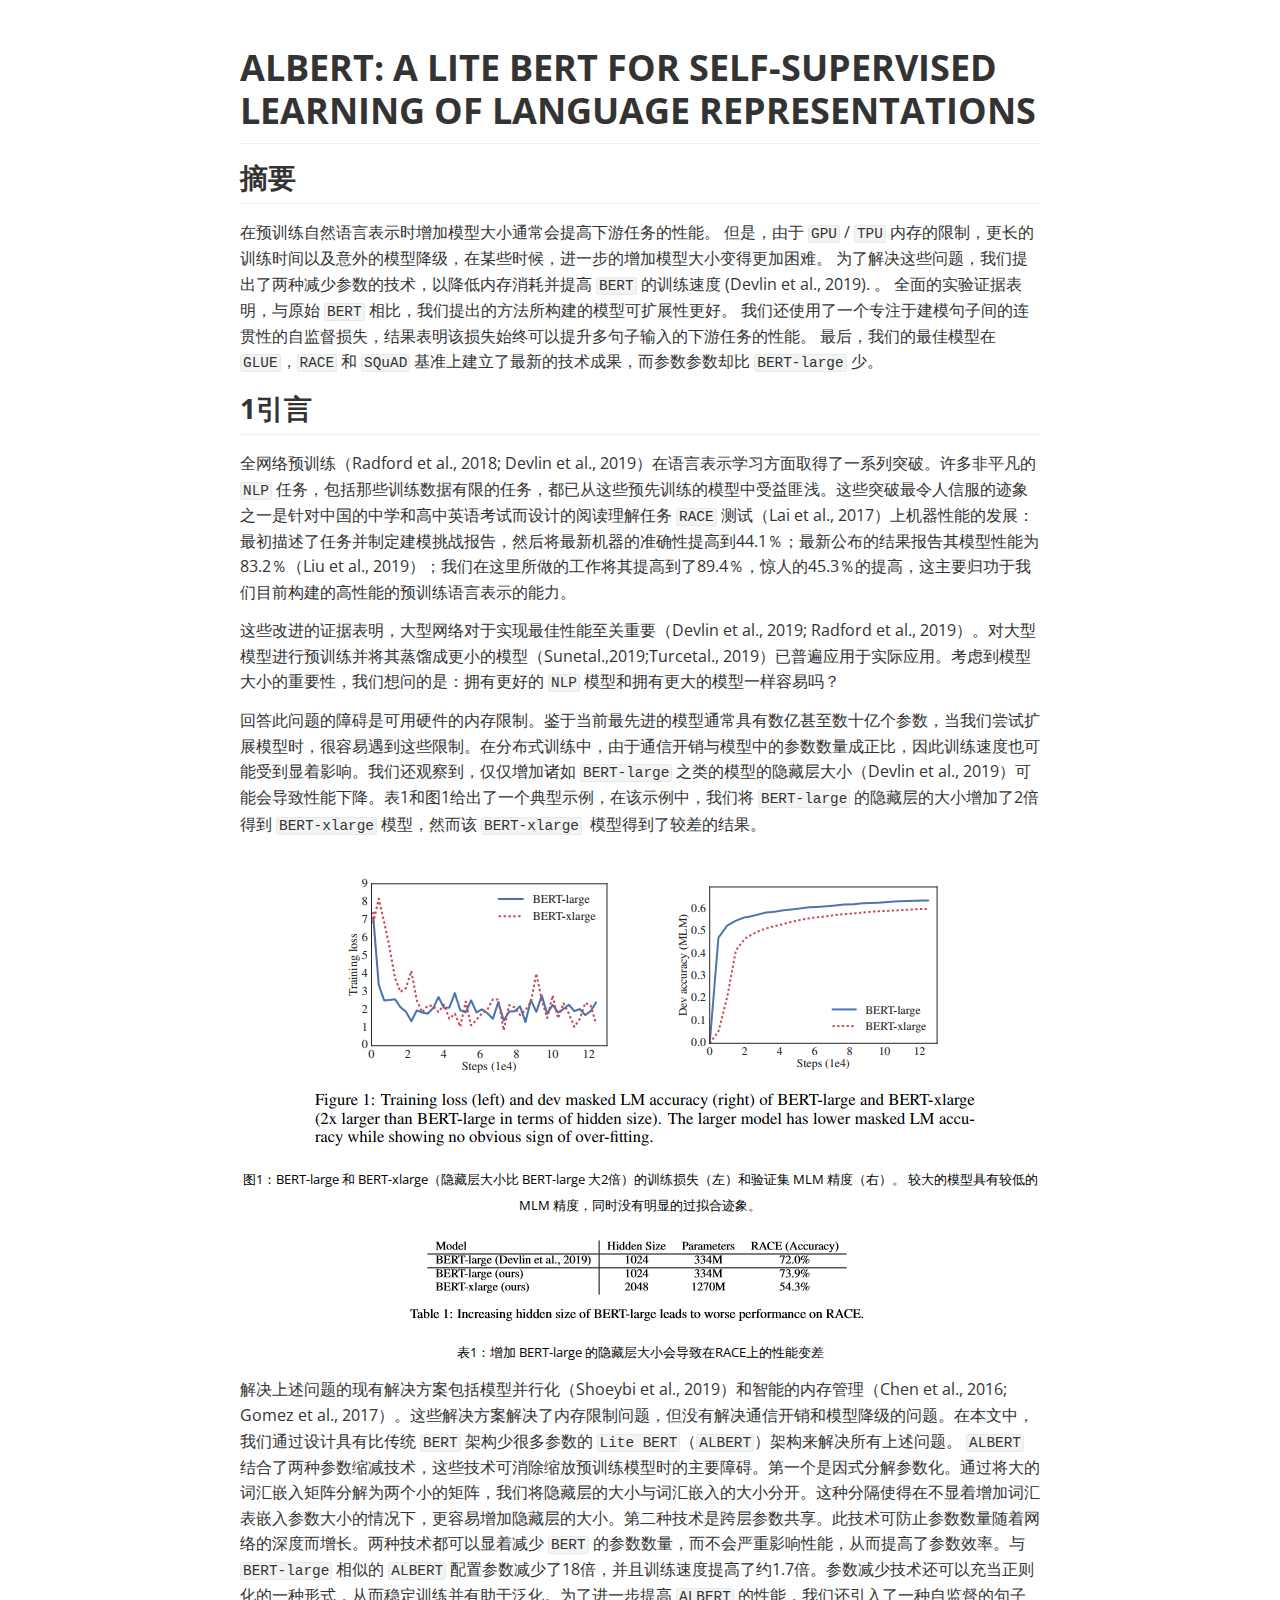
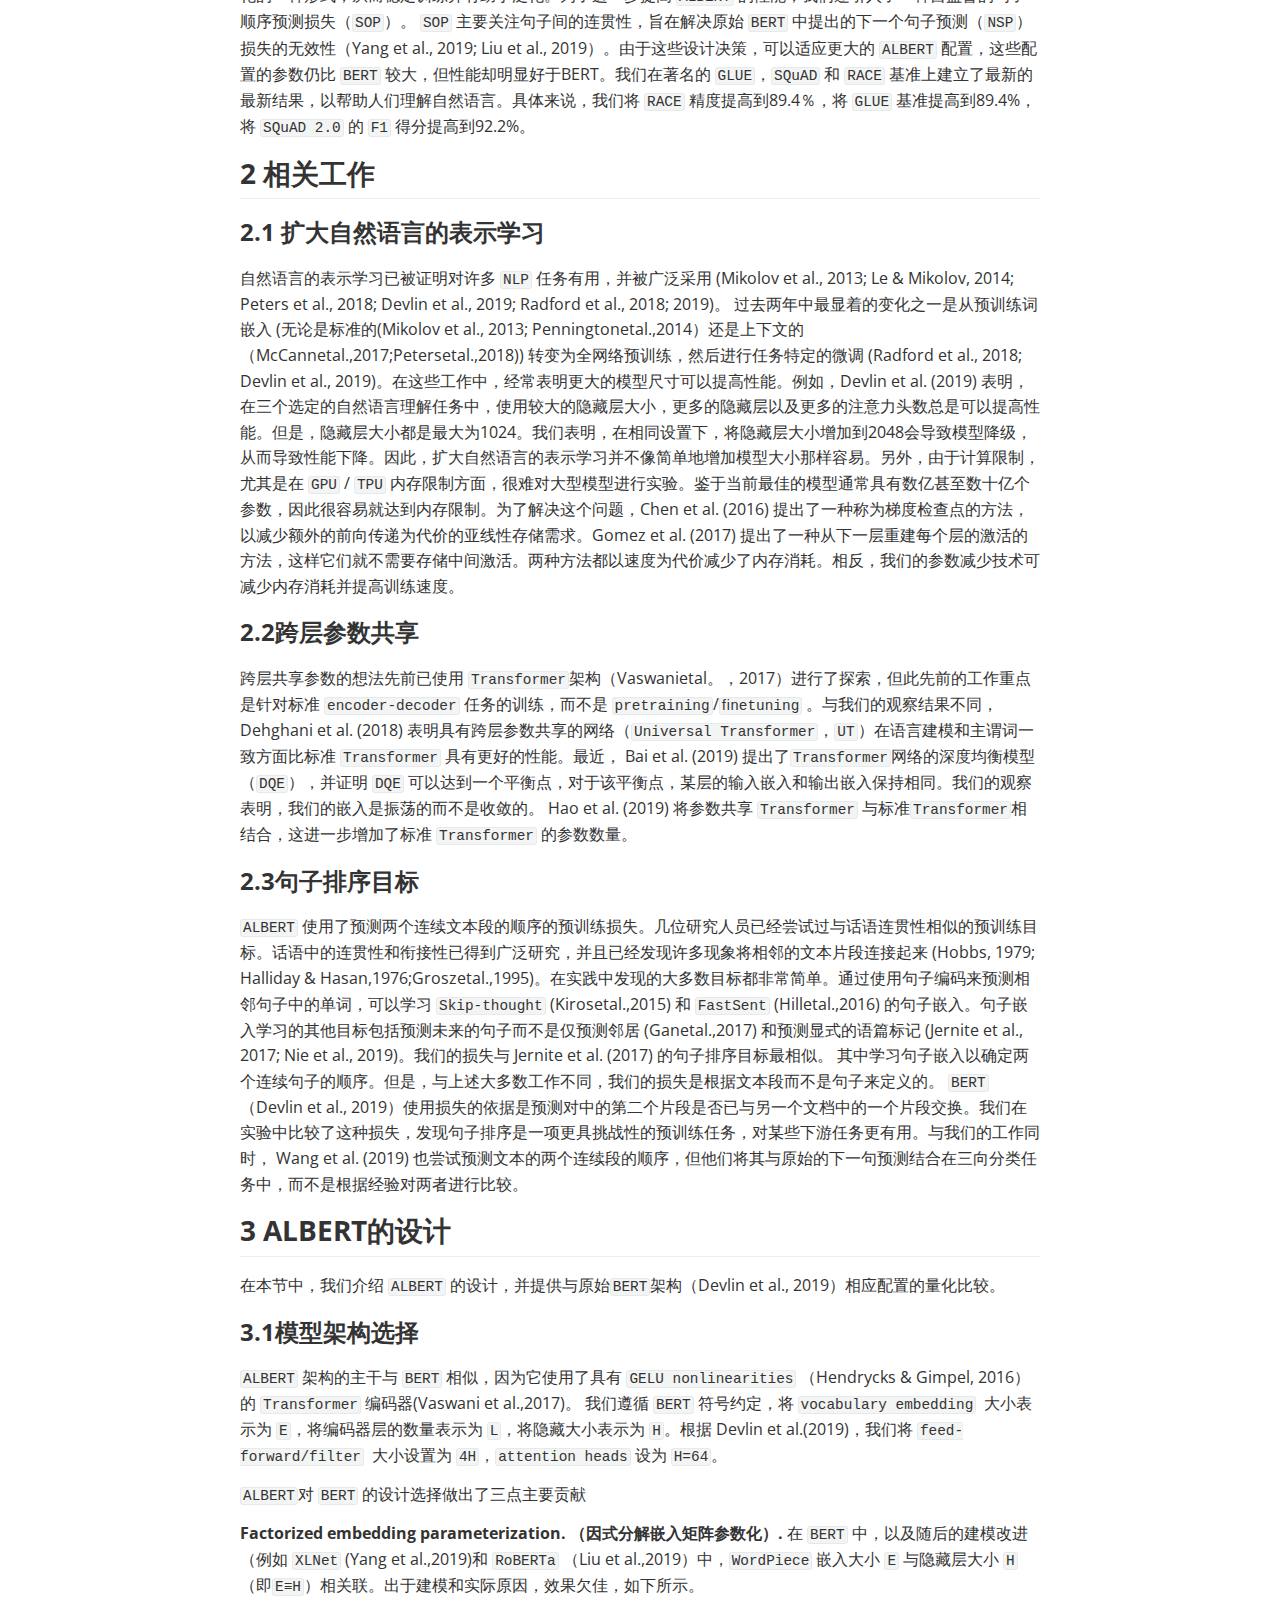
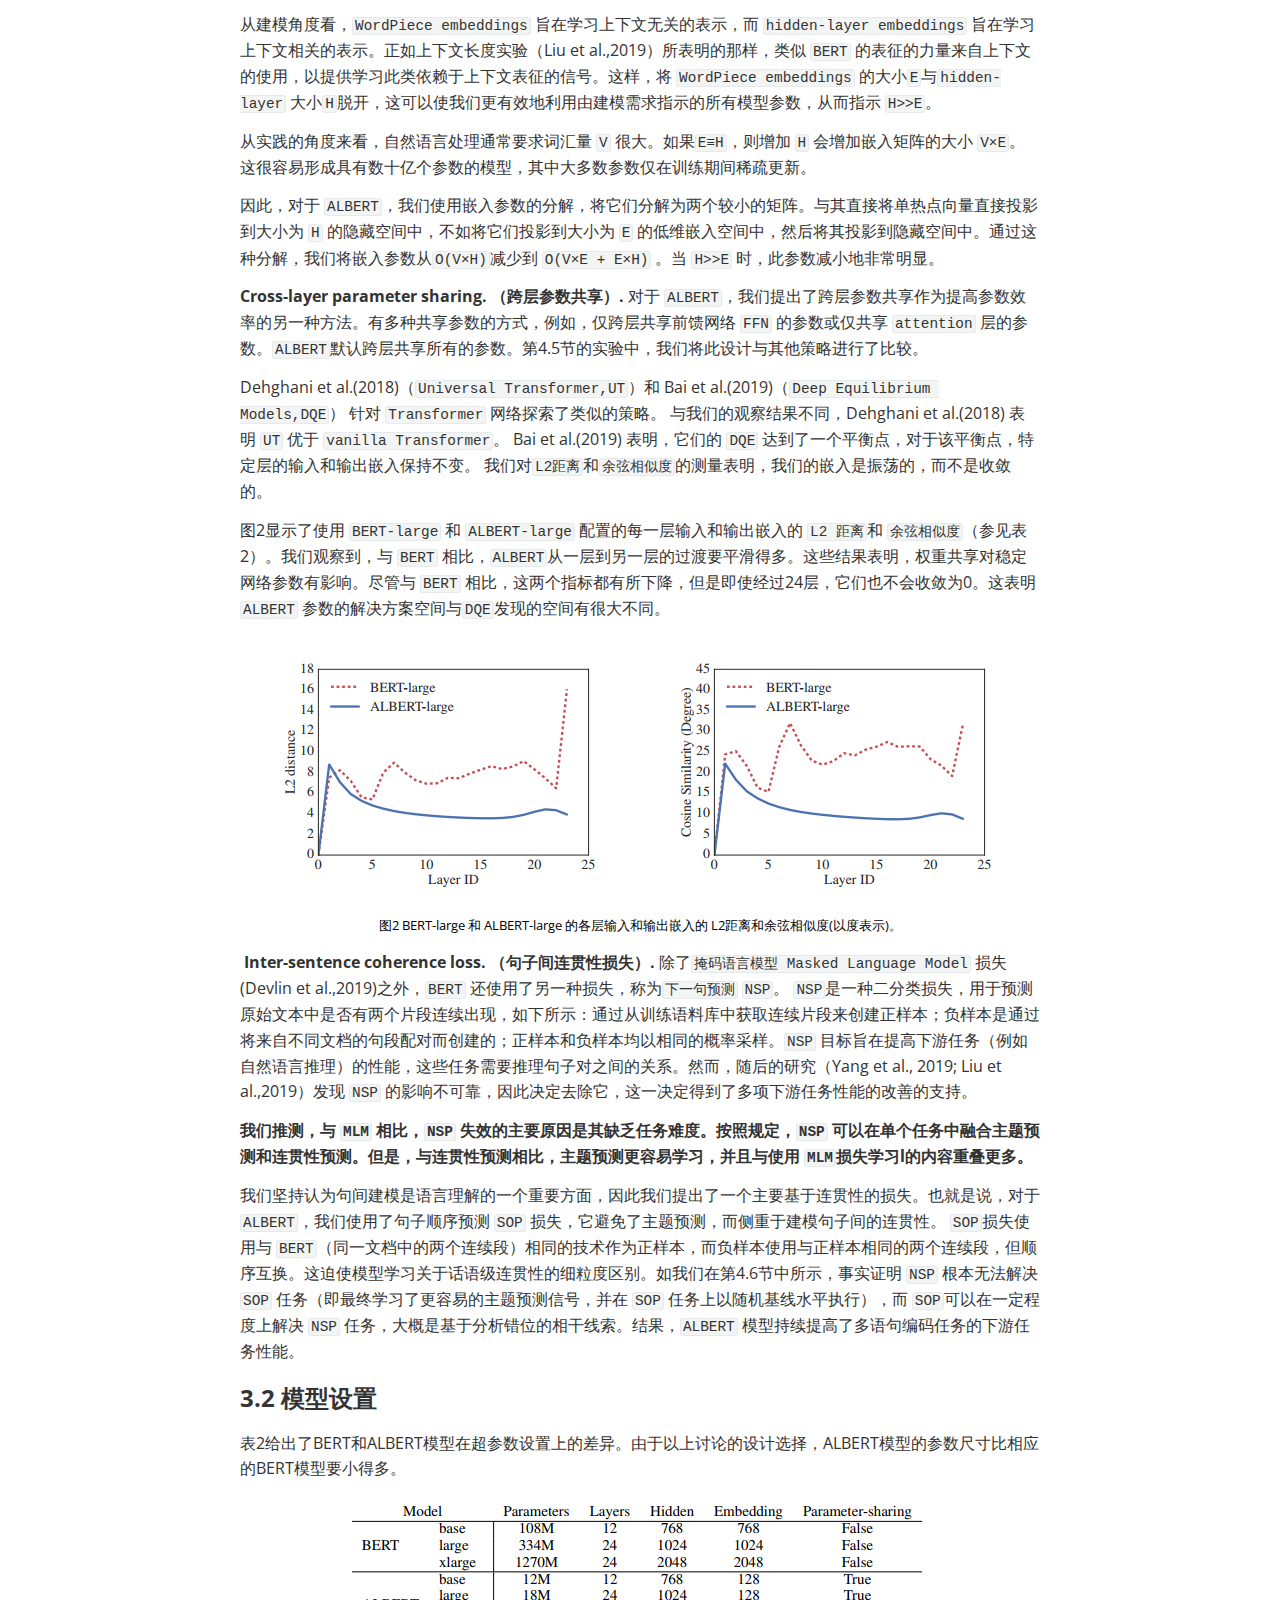
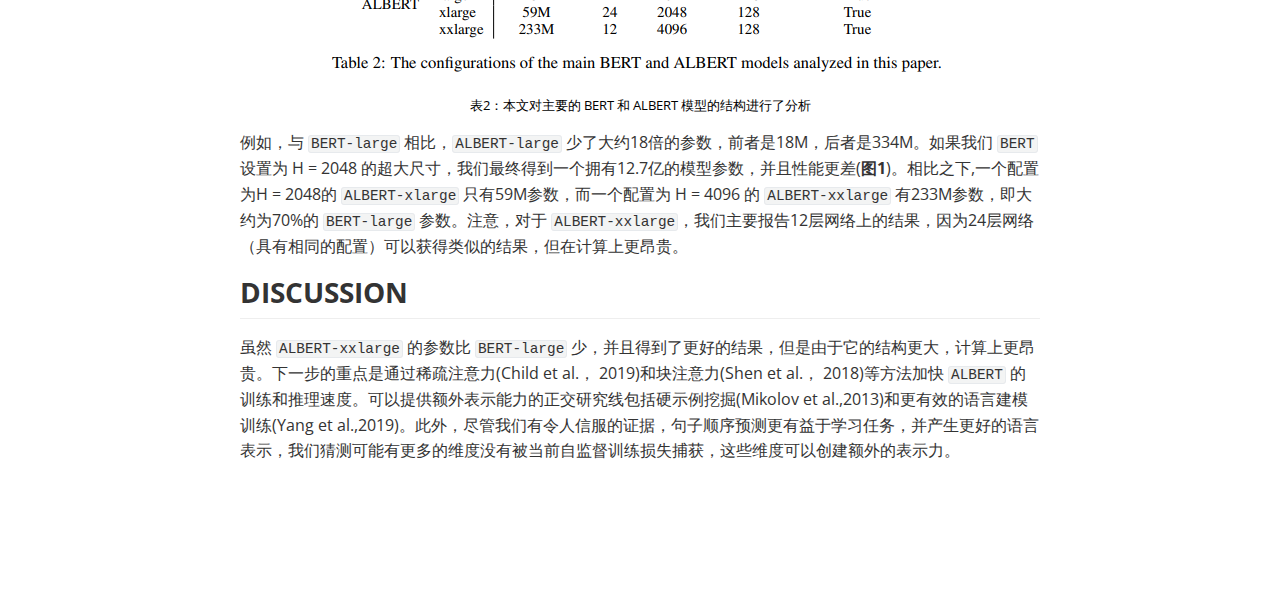
<file: notes/files/albert/albert.html>
<!doctype html>
<html>
<head>
<meta charset='UTF-8'><meta name='viewport' content='width=device-width initial-scale=1'>
<title>（不完备）albert</title><link href='https://fonts.loli.net/css?family=Open+Sans:400italic,700italic,700,400&subset=latin,latin-ext' rel='stylesheet' type='text/css' /><style type='text/css'>html {overflow-x: initial !important;}:root { --bg-color:#ffffff; --text-color:#333333; --select-text-bg-color:#B5D6FC; --select-text-font-color:auto; --monospace:"Lucida Console",Consolas,"Courier",monospace; }
html { font-size: 14px; background-color: var(--bg-color); color: var(--text-color); font-family: "Helvetica Neue", Helvetica, Arial, sans-serif; -webkit-font-smoothing: antialiased; }
body { margin: 0px; padding: 0px; height: auto; bottom: 0px; top: 0px; left: 0px; right: 0px; font-size: 1rem; line-height: 1.42857; overflow-x: hidden; background: inherit; tab-size: 4; }
iframe { margin: auto; }
a.url { word-break: break-all; }
a:active, a:hover { outline: 0px; }
.in-text-selection, ::selection { text-shadow: none; background: var(--select-text-bg-color); color: var(--select-text-font-color); }
#write { margin: 0px auto; height: auto; width: inherit; word-break: normal; overflow-wrap: break-word; position: relative; white-space: normal; overflow-x: visible; padding-top: 40px; }
#write.first-line-indent p { text-indent: 2em; }
#write.first-line-indent li p, #write.first-line-indent p * { text-indent: 0px; }
#write.first-line-indent li { margin-left: 2em; }
.for-image #write { padding-left: 8px; padding-right: 8px; }
body.typora-export { padding-left: 30px; padding-right: 30px; }
.typora-export .footnote-line, .typora-export li, .typora-export p { white-space: pre-wrap; }
@media screen and (max-width: 500px) {
  body.typora-export { padding-left: 0px; padding-right: 0px; }
  #write { padding-left: 20px; padding-right: 20px; }
  .CodeMirror-sizer { margin-left: 0px !important; }
  .CodeMirror-gutters { display: none !important; }
}
#write li > figure:last-child { margin-bottom: 0.5rem; }
#write ol, #write ul { position: relative; }
img { max-width: 100%; vertical-align: middle; }
button, input, select, textarea { color: inherit; font: inherit; }
input[type="checkbox"], input[type="radio"] { line-height: normal; padding: 0px; }
*, ::after, ::before { box-sizing: border-box; }
#write h1, #write h2, #write h3, #write h4, #write h5, #write h6, #write p, #write pre { width: inherit; }
#write h1, #write h2, #write h3, #write h4, #write h5, #write h6, #write p { position: relative; }
p { line-height: inherit; }
h1, h2, h3, h4, h5, h6 { break-after: avoid-page; break-inside: avoid; orphans: 4; }
p { orphans: 4; }
h1 { font-size: 2rem; }
h2 { font-size: 1.8rem; }
h3 { font-size: 1.6rem; }
h4 { font-size: 1.4rem; }
h5 { font-size: 1.2rem; }
h6 { font-size: 1rem; }
.md-math-block, .md-rawblock, h1, h2, h3, h4, h5, h6, p { margin-top: 1rem; margin-bottom: 1rem; }
.hidden { display: none; }
.md-blockmeta { color: rgb(204, 204, 204); font-weight: 700; font-style: italic; }
a { cursor: pointer; }
sup.md-footnote { padding: 2px 4px; background-color: rgba(238, 238, 238, 0.7); color: rgb(85, 85, 85); border-radius: 4px; cursor: pointer; }
sup.md-footnote a, sup.md-footnote a:hover { color: inherit; text-transform: inherit; text-decoration: inherit; }
#write input[type="checkbox"] { cursor: pointer; width: inherit; height: inherit; }
figure { overflow-x: auto; margin: 1.2em 0px; max-width: calc(100% + 16px); padding: 0px; }
figure > table { margin: 0px !important; }
tr { break-inside: avoid; break-after: auto; }
thead { display: table-header-group; }
table { border-collapse: collapse; border-spacing: 0px; width: 100%; overflow: auto; break-inside: auto; text-align: left; }
table.md-table td { min-width: 32px; }
.CodeMirror-gutters { border-right: 0px; background-color: inherit; }
.CodeMirror-linenumber { user-select: none; }
.CodeMirror { text-align: left; }
.CodeMirror-placeholder { opacity: 0.3; }
.CodeMirror pre { padding: 0px 4px; }
.CodeMirror-lines { padding: 0px; }
div.hr:focus { cursor: none; }
#write pre { white-space: pre-wrap; }
#write.fences-no-line-wrapping pre { white-space: pre; }
#write pre.ty-contain-cm { white-space: normal; }
.CodeMirror-gutters { margin-right: 4px; }
.md-fences { font-size: 0.9rem; display: block; break-inside: avoid; text-align: left; overflow: visible; white-space: pre; background: inherit; position: relative !important; }
.md-diagram-panel { width: 100%; margin-top: 10px; text-align: center; padding-top: 0px; padding-bottom: 8px; overflow-x: auto; }
#write .md-fences.mock-cm { white-space: pre-wrap; }
.md-fences.md-fences-with-lineno { padding-left: 0px; }
#write.fences-no-line-wrapping .md-fences.mock-cm { white-space: pre; overflow-x: auto; }
.md-fences.mock-cm.md-fences-with-lineno { padding-left: 8px; }
.CodeMirror-line, twitterwidget { break-inside: avoid; }
.footnotes { opacity: 0.8; font-size: 0.9rem; margin-top: 1em; margin-bottom: 1em; }
.footnotes + .footnotes { margin-top: 0px; }
.md-reset { margin: 0px; padding: 0px; border: 0px; outline: 0px; vertical-align: top; background: 0px 0px; text-decoration: none; text-shadow: none; float: none; position: static; width: auto; height: auto; white-space: nowrap; cursor: inherit; -webkit-tap-highlight-color: transparent; line-height: normal; font-weight: 400; text-align: left; box-sizing: content-box; direction: ltr; }
li div { padding-top: 0px; }
blockquote { margin: 1rem 0px; }
li .mathjax-block, li p { margin: 0.5rem 0px; }
li { margin: 0px; position: relative; }
blockquote > :last-child { margin-bottom: 0px; }
blockquote > :first-child, li > :first-child { margin-top: 0px; }
.footnotes-area { color: rgb(136, 136, 136); margin-top: 0.714rem; padding-bottom: 0.143rem; white-space: normal; }
#write .footnote-line { white-space: pre-wrap; }
@media print {
  body, html { border: 1px solid transparent; height: 99%; break-after: avoid; break-before: avoid; font-variant-ligatures: no-common-ligatures; }
  #write { margin-top: 0px; padding-top: 0px; border-color: transparent !important; }
  .typora-export * { -webkit-print-color-adjust: exact; }
  html.blink-to-pdf { font-size: 13px; }
  .typora-export #write { padding-left: 32px; padding-right: 32px; padding-bottom: 0px; break-after: avoid; }
  .typora-export #write::after { height: 0px; }
}
.footnote-line { margin-top: 0.714em; font-size: 0.7em; }
a img, img a { cursor: pointer; }
pre.md-meta-block { font-size: 0.8rem; min-height: 0.8rem; white-space: pre-wrap; background: rgb(204, 204, 204); display: block; overflow-x: hidden; }
p > .md-image:only-child:not(.md-img-error) img, p > img:only-child { display: block; margin: auto; }
#write.first-line-indent p > .md-image:only-child:not(.md-img-error) img { left: -2em; position: relative; }
p > .md-image:only-child { display: inline-block; width: 100%; }
#write .MathJax_Display { margin: 0.8em 0px 0px; }
.md-math-block { width: 100%; }
.md-math-block:not(:empty)::after { display: none; }
[contenteditable="true"]:active, [contenteditable="true"]:focus, [contenteditable="false"]:active, [contenteditable="false"]:focus { outline: 0px; box-shadow: none; }
.md-task-list-item { position: relative; list-style-type: none; }
.task-list-item.md-task-list-item { padding-left: 0px; }
.md-task-list-item > input { position: absolute; top: 0px; left: 0px; margin-left: -1.2em; margin-top: calc(1em - 10px); border: none; }
.math { font-size: 1rem; }
.md-toc { min-height: 3.58rem; position: relative; font-size: 0.9rem; border-radius: 10px; }
.md-toc-content { position: relative; margin-left: 0px; }
.md-toc-content::after, .md-toc::after { display: none; }
.md-toc-item { display: block; color: rgb(65, 131, 196); }
.md-toc-item a { text-decoration: none; }
.md-toc-inner:hover { text-decoration: underline; }
.md-toc-inner { display: inline-block; cursor: pointer; }
.md-toc-h1 .md-toc-inner { margin-left: 0px; font-weight: 700; }
.md-toc-h2 .md-toc-inner { margin-left: 2em; }
.md-toc-h3 .md-toc-inner { margin-left: 4em; }
.md-toc-h4 .md-toc-inner { margin-left: 6em; }
.md-toc-h5 .md-toc-inner { margin-left: 8em; }
.md-toc-h6 .md-toc-inner { margin-left: 10em; }
@media screen and (max-width: 48em) {
  .md-toc-h3 .md-toc-inner { margin-left: 3.5em; }
  .md-toc-h4 .md-toc-inner { margin-left: 5em; }
  .md-toc-h5 .md-toc-inner { margin-left: 6.5em; }
  .md-toc-h6 .md-toc-inner { margin-left: 8em; }
}
a.md-toc-inner { font-size: inherit; font-style: inherit; font-weight: inherit; line-height: inherit; }
.footnote-line a:not(.reversefootnote) { color: inherit; }
.md-attr { display: none; }
.md-fn-count::after { content: "."; }
code, pre, samp, tt { font-family: var(--monospace); }
kbd { margin: 0px 0.1em; padding: 0.1em 0.6em; font-size: 0.8em; color: rgb(36, 39, 41); background: rgb(255, 255, 255); border: 1px solid rgb(173, 179, 185); border-radius: 3px; box-shadow: rgba(12, 13, 14, 0.2) 0px 1px 0px, rgb(255, 255, 255) 0px 0px 0px 2px inset; white-space: nowrap; vertical-align: middle; }
.md-comment { color: rgb(162, 127, 3); opacity: 0.8; font-family: var(--monospace); }
code { text-align: left; vertical-align: initial; }
a.md-print-anchor { white-space: pre !important; border-width: initial !important; border-style: none !important; border-color: initial !important; display: inline-block !important; position: absolute !important; width: 1px !important; right: 0px !important; outline: 0px !important; background: 0px 0px !important; text-decoration: initial !important; text-shadow: initial !important; }
.md-inline-math .MathJax_SVG .noError { display: none !important; }
.html-for-mac .inline-math-svg .MathJax_SVG { vertical-align: 0.2px; }
.md-math-block .MathJax_SVG_Display { text-align: center; margin: 0px; position: relative; text-indent: 0px; max-width: none; max-height: none; min-height: 0px; min-width: 100%; width: auto; overflow-y: hidden; display: block !important; }
.MathJax_SVG_Display, .md-inline-math .MathJax_SVG_Display { width: auto; margin: inherit; display: inline-block !important; }
.MathJax_SVG .MJX-monospace { font-family: var(--monospace); }
.MathJax_SVG .MJX-sans-serif { font-family: sans-serif; }
.MathJax_SVG { display: inline; font-style: normal; font-weight: 400; line-height: normal; zoom: 90%; text-indent: 0px; text-align: left; text-transform: none; letter-spacing: normal; word-spacing: normal; overflow-wrap: normal; white-space: nowrap; float: none; direction: ltr; max-width: none; max-height: none; min-width: 0px; min-height: 0px; border: 0px; padding: 0px; margin: 0px; }
.MathJax_SVG * { transition: none 0s ease 0s; }
.MathJax_SVG_Display svg { vertical-align: middle !important; margin-bottom: 0px !important; margin-top: 0px !important; }
.os-windows.monocolor-emoji .md-emoji { font-family: "Segoe UI Symbol", sans-serif; }
.md-diagram-panel > svg { max-width: 100%; }
[lang="flow"] svg, [lang="mermaid"] svg { max-width: 100%; height: auto; }
[lang="mermaid"] .node text { font-size: 1rem; }
table tr th { border-bottom: 0px; }
video { max-width: 100%; display: block; margin: 0px auto; }
iframe { max-width: 100%; width: 100%; border: none; }
.highlight td, .highlight tr { border: 0px; }
svg[id^="mermaidChart"] { line-height: 1em; }
mark { background: rgb(255, 255, 0); color: rgb(0, 0, 0); }
.md-html-inline .md-plain, .md-html-inline strong, mark .md-inline-math, mark strong { color: inherit; }
mark .md-meta { color: rgb(0, 0, 0); opacity: 0.3 !important; }


:root {
    --side-bar-bg-color: #fafafa;
    --control-text-color: #777;
}

@include-when-export url(https://fonts.loli.net/css?family=Open+Sans:400italic,700italic,700,400&subset=latin,latin-ext);

html {
    font-size: 16px;
}

body {
    font-family: "Open Sans","Clear Sans","Helvetica Neue",Helvetica,Arial,sans-serif;
    color: rgb(51, 51, 51);
    line-height: 1.6;
}

#write {
    max-width: 860px;
  	margin: 0 auto;
  	padding: 30px;
    padding-bottom: 100px;
}

@media only screen and (min-width: 1400px) {
	#write {
		max-width: 1024px;
	}
}

@media only screen and (min-width: 1800px) {
	#write {
		max-width: 1200px;
	}
}

#write > ul:first-child,
#write > ol:first-child{
    margin-top: 30px;
}

a {
    color: #4183C4;
}
h1,
h2,
h3,
h4,
h5,
h6 {
    position: relative;
    margin-top: 1rem;
    margin-bottom: 1rem;
    font-weight: bold;
    line-height: 1.4;
    cursor: text;
}
h1:hover a.anchor,
h2:hover a.anchor,
h3:hover a.anchor,
h4:hover a.anchor,
h5:hover a.anchor,
h6:hover a.anchor {
    text-decoration: none;
}
h1 tt,
h1 code {
    font-size: inherit;
}
h2 tt,
h2 code {
    font-size: inherit;
}
h3 tt,
h3 code {
    font-size: inherit;
}
h4 tt,
h4 code {
    font-size: inherit;
}
h5 tt,
h5 code {
    font-size: inherit;
}
h6 tt,
h6 code {
    font-size: inherit;
}
h1 {
    padding-bottom: .3em;
    font-size: 2.25em;
    line-height: 1.2;
    border-bottom: 1px solid #eee;
}
h2 {
   padding-bottom: .3em;
    font-size: 1.75em;
    line-height: 1.225;
    border-bottom: 1px solid #eee;
}
h3 {
    font-size: 1.5em;
    line-height: 1.43;
}
h4 {
    font-size: 1.25em;
}
h5 {
    font-size: 1em;
}
h6 {
   font-size: 1em;
    color: #777;
}
p,
blockquote,
ul,
ol,
dl,
table{
    margin: 0.8em 0;
}
li>ol,
li>ul {
    margin: 0 0;
}
hr {
    height: 2px;
    padding: 0;
    margin: 16px 0;
    background-color: #e7e7e7;
    border: 0 none;
    overflow: hidden;
    box-sizing: content-box;
}

li p.first {
    display: inline-block;
}
ul,
ol {
    padding-left: 30px;
}
ul:first-child,
ol:first-child {
    margin-top: 0;
}
ul:last-child,
ol:last-child {
    margin-bottom: 0;
}
blockquote {
    border-left: 4px solid #dfe2e5;
    padding: 0 15px;
    color: #777777;
}
blockquote blockquote {
    padding-right: 0;
}
table {
    padding: 0;
    word-break: initial;
}
table tr {
    border-top: 1px solid #dfe2e5;
    margin: 0;
    padding: 0;
}
table tr:nth-child(2n),
thead {
    background-color: #f8f8f8;
}
table tr th {
    font-weight: bold;
    border: 1px solid #dfe2e5;
    border-bottom: 0;
    margin: 0;
    padding: 6px 13px;
}
table tr td {
    border: 1px solid #dfe2e5;
    margin: 0;
    padding: 6px 13px;
}
table tr th:first-child,
table tr td:first-child {
    margin-top: 0;
}
table tr th:last-child,
table tr td:last-child {
    margin-bottom: 0;
}

.CodeMirror-lines {
    padding-left: 4px;
}

.code-tooltip {
    box-shadow: 0 1px 1px 0 rgba(0,28,36,.3);
    border-top: 1px solid #eef2f2;
}

.md-fences,
code,
tt {
    border: 1px solid #e7eaed;
    background-color: #f8f8f8;
    border-radius: 3px;
    padding: 0;
    padding: 2px 4px 0px 4px;
    font-size: 0.9em;
}

code {
    background-color: #f3f4f4;
    padding: 0 2px 0 2px;
}

.md-fences {
    margin-bottom: 15px;
    margin-top: 15px;
    padding-top: 8px;
    padding-bottom: 6px;
}


.md-task-list-item > input {
  margin-left: -1.3em;
}

@media print {
    html {
        font-size: 13px;
    }
    table,
    pre {
        page-break-inside: avoid;
    }
    pre {
        word-wrap: break-word;
    }
}

.md-fences {
	background-color: #f8f8f8;
}
#write pre.md-meta-block {
	padding: 1rem;
    font-size: 85%;
    line-height: 1.45;
    background-color: #f7f7f7;
    border: 0;
    border-radius: 3px;
    color: #777777;
    margin-top: 0 !important;
}

.mathjax-block>.code-tooltip {
	bottom: .375rem;
}

.md-mathjax-midline {
    background: #fafafa;
}

#write>h3.md-focus:before{
	left: -1.5625rem;
	top: .375rem;
}
#write>h4.md-focus:before{
	left: -1.5625rem;
	top: .285714286rem;
}
#write>h5.md-focus:before{
	left: -1.5625rem;
	top: .285714286rem;
}
#write>h6.md-focus:before{
	left: -1.5625rem;
	top: .285714286rem;
}
.md-image>.md-meta {
    /*border: 1px solid #ddd;*/
    border-radius: 3px;
    padding: 2px 0px 0px 4px;
    font-size: 0.9em;
    color: inherit;
}

.md-tag {
    color: #a7a7a7;
    opacity: 1;
}

.md-toc { 
    margin-top:20px;
    padding-bottom:20px;
}

.sidebar-tabs {
    border-bottom: none;
}

#typora-quick-open {
    border: 1px solid #ddd;
    background-color: #f8f8f8;
}

#typora-quick-open-item {
    background-color: #FAFAFA;
    border-color: #FEFEFE #e5e5e5 #e5e5e5 #eee;
    border-style: solid;
    border-width: 1px;
}

/** focus mode */
.on-focus-mode blockquote {
    border-left-color: rgba(85, 85, 85, 0.12);
}

header, .context-menu, .megamenu-content, footer{
    font-family: "Segoe UI", "Arial", sans-serif;
}

.file-node-content:hover .file-node-icon,
.file-node-content:hover .file-node-open-state{
    visibility: visible;
}

.mac-seamless-mode #typora-sidebar {
    background-color: #fafafa;
    background-color: var(--side-bar-bg-color);
}

.md-lang {
    color: #b4654d;
}

.html-for-mac .context-menu {
    --item-hover-bg-color: #E6F0FE;
}

#md-notification .btn {
    border: 0;
}

.dropdown-menu .divider {
    border-color: #e5e5e5;
}

.ty-preferences .window-content {
    background-color: #fafafa;
}

.ty-preferences .nav-group-item.active {
    color: white;
    background: #999;
}


</style>
</head>
<body class='typora-export os-windows' >
<div  id='write'  class = 'is-node'><h1><a name="albert-a-lite-bert-for-self-supervised-learning-of-language-representations" class="md-header-anchor"></a><span>ALBERT: A LITE BERT FOR SELF-SUPERVISED LEARNING OF LANGUAGE REPRESENTATIONS</span></h1><h2><a name="摘要" class="md-header-anchor"></a><span>摘要</span></h2><p><span>在预训练自然语言表示时增加模型大小通常会提高下游任务的性能。 但是，由于 </span><code>GPU</code><span> / </span><code>TPU</code><span> 内存的限制，更长的训练时间以及意外的模型降级，在某些时候，进一步的增加模型大小变得更加困难。 为了解决这些问题，我们提出了两种减少参数的技术，以降低内存消耗并提高 </span><code>BERT</code><span> 的训练速度 (Devlin et al., 2019). 。 全面的实验证据表明，与原始 </span><code>BERT</code><span> 相比，我们提出的方法所构建的模型可扩展性更好。 我们还使用了一个专注于建模句子间的连贯性的自监督损失，结果表明该损失始终可以提升多句子输入的下游任务的性能。 最后，我们的最佳模型在 </span><code>GLUE</code><span>，</span><code>RACE</code><span> 和 </span><code>SQuAD</code><span> 基准上建立了最新的技术成果，而参数参数却比 </span><code>BERT-large</code><span> 少。 </span></p><h2><a name="1引言" class="md-header-anchor"></a><span>1引言</span></h2><p><span>全网络预训练（Radford et al., 2018; Devlin et al., 2019）在语言表示学习方面取得了一系列突破。许多非平凡的 </span><code>NLP</code><span> 任务，包括那些训练数据有限的任务，都已从这些预先训练的模型中受益匪浅。这些突破最令人信服的迹象之一是针对中国的中学和高中英语考试而设计的阅读理解任务 </span><code>RACE</code><span> 测试（Lai et al., 2017）上机器性能的发展：最初描述了任务并制定建模挑战报告，然后将最新机器的准确性提高到44.1％；最新公布的结果报告其模型性能为83.2％（Liu et al., 2019）；我们在这里所做的工作将其提高到了89.4％，惊人的45.3％的提高，这主要归功于我们目前构建的高性能的预训练语言表示的能力。</span></p><p><span>这些改进的证据表明，大型网络对于实现最佳性能至关重要（Devlin et al., 2019; Radford et al., 2019）。对大型模型进行预训练并将其蒸馏成更小的模型（Sunetal.,2019;Turcetal., 2019）已普遍应用于实际应用。考虑到模型大小的重要性，我们想问的是：拥有更好的 </span><code>NLP</code><span> 模型和拥有更大的模型一样容易吗？</span></p><p><span>回答此问题的障碍是可用硬件的内存限制。鉴于当前最先进的模型通常具有数亿甚至数十亿个参数，当我们尝试扩展模型时，很容易遇到这些限制。在分布式训练中，由于通信开销与模型中的参数数量成正比，因此训练速度也可能受到显着影响。我们还观察到，仅仅增加诸如 </span><code>BERT-large</code><span> 之类的模型的隐藏层大小（Devlin et al., 2019）可能会导致性能下降。表1和图1给出了一个典型示例，在该示例中，我们将 </span><code>BERT-large</code><span> 的隐藏层的大小增加了2倍得到 </span><code>BERT-xlarge</code><span> 模型，然而该 </span><code>BERT-xlarge</code><span>  模型得到了较差的结果。 </span></p><p><img src="image\Figure1.png" referrerpolicy="no-referrer" alt="Figure1" title=" 图1：BERT-large 和 BERT-xlarge（隐藏层大小比 BERT-large 大2倍）的训练损失（左）和验证集 MLM 精度（右）。 较大的模型具有较低的 MLM 精度，同时没有明显的过拟合迹象。 "></p><center>
<font size="2" color="black">图1：BERT-large 和 BERT-xlarge（隐藏层大小比 BERT-large 大2倍）的训练损失（左）和验证集 MLM 精度（右）。 较大的模型具有较低的 MLM 精度，同时没有明显的过拟合迹象。</font>
</center><p><img src="image\Table1.png" referrerpolicy="no-referrer" alt="Table1" title=" 表1：增加 BERT-large的隐藏层大小会导致在RACE上的性能变差。 "></p><center>
<font size="2" color="black">表1：增加 BERT-large 的隐藏层大小会导致在RACE上的性能变差</font>
</center><p><span>解决上述问题的现有解决方案包括模型并行化（Shoeybi et al., 2019）和智能的内存管理（Chen et al., 2016; Gomez et al., 2017）。这些解决方案解决了内存限制问题，但没有解决通信开销和模型降级的问题。在本文中，我们通过设计具有比传统 </span><code>BERT</code><span> 架构少很多参数的 </span><code>Lite BERT</code><span>（</span><code>ALBERT</code><span>）架构来解决所有上述问题。 </span><code>ALBERT</code><span> 结合了两种参数缩减技术，这些技术可消除缩放预训练模型时的主要障碍。第一个是因式分解参数化。通过将大的词汇嵌入矩阵分解为两个小的矩阵，我们将隐藏层的大小与词汇嵌入的大小分开。这种分隔使得在不显着增加词汇表嵌入参数大小的情况下，更容易增加隐藏层的大小。第二种技术是跨层参数共享。此技术可防止参数数量随着网络的深度而增长。两种技术都可以显着减少 </span><code>BERT</code><span> 的参数数量，而不会严重影响性能，从而提高了参数效率。与 </span><code>BERT-large</code><span> 相似的 </span><code>ALBERT</code><span> 配置参数减少了18倍，并且训练速度提高了约1.7倍。参数减少技术还可以充当正则化的一种形式，从而稳定训练并有助于泛化。为了进一步提高 </span><code>ALBERT</code><span> 的性能，我们还引入了一种自监督的句子顺序预测损失（</span><code>SOP</code><span>）。 </span><code>SOP</code><span> 主要关注句子间的连贯性，旨在解决原始 </span><code>BERT</code><span> 中提出的下一个句子预测（</span><code>NSP</code><span>）损失的无效性（Yang et al., 2019; Liu et al., 2019）。由于这些设计决策，可以适应更大的 </span><code>ALBERT</code><span> 配置，这些配置的参数仍比 </span><code>BERT</code><span> 较大，但性能却明显好于BERT。我们在著名的 </span><code>GLUE</code><span>，</span><code>SQuAD</code><span> 和 </span><code>RACE</code><span> 基准上建立了最新的最新结果，以帮助人们理解自然语言。具体来说，我们将 </span><code>RACE</code><span> 精度提高到89.4％，将 </span><code>GLUE</code><span> 基准提高到89.4%，将 </span><code>SQuAD 2.0</code><span> 的 </span><code>F1</code><span> 得分提高到92.2%。 </span></p><h2><a name="2-相关工作" class="md-header-anchor"></a><span>2 相关工作</span></h2><h3><a name="21-扩大自然语言的表示学习" class="md-header-anchor"></a><span>2.1 扩大自然语言的表示学习 </span></h3><p><span>自然语言的表示学习已被证明对许多 </span><code>NLP</code><span> 任务有用，并被广泛采用 (Mikolov et al., 2013; Le &amp; Mikolov, 2014; Peters et al., 2018; Devlin et al., 2019; Radford et al., 2018; 2019)。 过去两年中最显着的变化之一是从预训练词嵌入 (无论是标准的(Mikolov et al., 2013; Penningtonetal.,2014）还是上下文的（McCannetal.,2017;Petersetal.,2018)) 转变为全网络预训练，然后进行任务特定的微调 (Radford et al., 2018; Devlin et al., 2019)。在这些工作中，经常表明更大的模型尺寸可以提高性能。例如，Devlin et al. (2019) 表明，在三个选定的自然语言理解任务中，使用较大的隐藏层大小，更多的隐藏层以及更多的注意力头数总是可以提高性能。但是，隐藏层大小都是最大为1024。我们表明，在相同设置下，将隐藏层大小增加到2048会导致模型降级，从而导致性能下降。因此，扩大自然语言的表示学习并不像简单地增加模型大小那样容易。另外，由于计算限制，尤其是在 </span><code>GPU</code><span> / </span><code>TPU</code><span> 内存限制方面，很难对大型模型进行实验。鉴于当前最佳的模型通常具有数亿甚至数十亿个参数，因此很容易就达到内存限制。为了解决这个问题，Chen et al. (2016) 提出了一种称为梯度检查点的方法，以减少额外的前向传递为代价的亚线性存储需求。Gomez et al. (2017) 提出了一种从下一层重建每个层的激活的方法，这样它们就不需要存储中间激活。两种方法都以速度为代价减少了内存消耗。相反，我们的参数减少技术可减少内存消耗并提高训练速度。 </span></p><h3><a name="22跨层参数共享" class="md-header-anchor"></a><span>2.2跨层参数共享</span></h3><p><span>跨层共享参数的想法先前已使用 </span><code>Transformer</code><span>架构（Vaswanietal。，2017）进行了探索，但此先前的工作重点是针对标准 </span><code>encoder-decoder</code><span> 任务的训练，而不是 </span><code>pretraining</code><span>/</span><code>ﬁnetuning</code><span> 。与我们的观察结果不同，Dehghani et al. (2018) 表明具有跨层参数共享的网络（</span><code>Universal Transformer</code><span>，</span><code>UT</code><span>）在语言建模和主谓词一致方面比标准 </span><code>Transformer</code><span> 具有更好的性能。最近， Bai et al. (2019) 提出了</span><code>Transformer</code><span>网络的深度均衡模型（</span><code>DQE</code><span>），并证明 </span><code>DQE</code><span> 可以达到一个平衡点，对于该平衡点，某层的输入嵌入和输出嵌入保持相同。我们的观察表明，我们的嵌入是振荡的而不是收敛的。 Hao et al. (2019) 将参数共享 </span><code>Transformer</code><span> 与标准</span><code>Transformer</code><span>相结合，这进一步增加了标准 </span><code>Transformer</code><span> 的参数数量。</span></p><h3><a name="23句子排序目标" class="md-header-anchor"></a><span>2.3句子排序目标</span></h3><p><code>ALBERT</code><span> 使用了预测两个连续文本段的顺序的预训练损失。几位研究人员已经尝试过与话语连贯性相似的预训练目标。话语中的连贯性和衔接性已得到广泛研究，并且已经发现许多现象将相邻的文本片段连接起来 (Hobbs, 1979; Halliday &amp; Hasan,1976;Groszetal.,1995)。在实践中发现的大多数目标都非常简单。通过使用句子编码来预测相邻句子中的单词，可以学习 </span><code>Skip-thought</code><span> (Kirosetal.,2015) 和 </span><code>FastSent</code><span> (Hilletal.,2016) 的句子嵌入。句子嵌入学习的其他目标包括预测未来的句子而不是仅预测邻居 (Ganetal.,2017) 和预测显式的语篇标记 (Jernite et al., 2017; Nie et al., 2019)。我们的损失与 Jernite et al. (2017) 的句子排序目标最相似。 其中学习句子嵌入以确定两个连续句子的顺序。但是，与上述大多数工作不同，我们的损失是根据文本段而不是句子来定义的。 </span><code>BERT</code><span>（Devlin et al., 2019）使用损失的依据是预测对中的第二个片段是否已与另一个文档中的一个片段交换。我们在实验中比较了这种损失，发现句子排序是一项更具挑战性的预训练任务，对某些下游任务更有用。与我们的工作同时， Wang et al. (2019) 也尝试预测文本的两个连续段的顺序，但他们将其与原始的下一句预测结合在三向分类任务中，而不是根据经验对两者进行比较。 </span></p><h2><a name="3-albert的设计" class="md-header-anchor"></a><span>3 ALBERT的设计</span></h2><p><span>在本节中，我们介绍 </span><code>ALBERT</code><span> 的设计，并提供与原始</span><code>BERT</code><span>架构（Devlin et al., 2019）相应配置的量化比较。</span></p><h3><a name="31模型架构选择" class="md-header-anchor"></a><span>3.1模型架构选择</span></h3><p><code>ALBERT</code><span> 架构的主干与 </span><code>BERT</code><span> 相似，因为它使用了具有 </span><code>GELU nonlinearities</code><span> （Hendrycks &amp; Gimpel, 2016）的 </span><code>Transformer</code><span> 编码器(Vaswani et al.,2017)。 我们遵循 </span><code>BERT</code><span> 符号约定，将 </span><code>vocabulary embedding</code><span>  大小表示为 </span><code>E</code><span>，将编码器层的数量表示为 </span><code>L</code><span>，将隐藏大小表示为 </span><code>H</code><span>。根据 Devlin et al.(2019)，我们将 </span><code>feed-forward/filter</code><span>  大小设置为 </span><code>4H</code><span>，</span><code>attention heads</code><span> 设为 </span><code>H=64</code><span>。</span></p><p><code>ALBERT</code><span>对 </span><code>BERT</code><span> 的设计选择做出了三点主要贡献</span></p><p><strong><span>Factorized embedding parameterization. （因式分解嵌入矩阵参数化）.</span></strong><span> 在 </span><code>BERT</code><span> 中，以及随后的建模改进（例如 </span><code>XLNet</code><span> (Yang et al.,2019)和 </span><code>RoBERTa</code><span> （Liu et al.,2019）中，</span><code>WordPiece</code><span> 嵌入大小 </span><code>E</code><span> 与隐藏层大小 </span><code>H</code><span>（即</span><code>E≡H</code><span>）相关联。出于建模和实际原因，效果欠佳，如下所示。</span></p><p><span>从建模角度看，</span><code>WordPiece embeddings</code><span> 旨在学习上下文无关的表示，而 </span><code>hidden-layer embeddings</code><span> 旨在学习上下文相关的表示。正如上下文长度实验（Liu et al.,2019）所表明的那样，类似 </span><code>BERT</code><span> 的表征的力量来自上下文的使用，以提供学习此类依赖于上下文表征的信号。这样，将 </span><code>WordPiece embeddings</code><span> 的大小</span><code>E</code><span>与</span><code>hidden-layer</code><span> 大小</span><code>H</code><span>脱开，这可以使我们更有效地利用由建模需求指示的所有模型参数，从而指示 </span><code>H&gt;&gt;E</code><span>。</span></p><p><span>从实践的角度来看，自然语言处理通常要求词汇量 </span><code>V</code><span> 很大。如果</span><code>E≡H</code><span>，则增加 </span><code>H</code><span> 会增加嵌入矩阵的大小 </span><code>V×E</code><span>。这很容易形成具有数十亿个参数的模型，其中大多数参数仅在训练期间稀疏更新。</span></p><p><span>因此，对于 </span><code>ALBERT</code><span>，我们使用嵌入参数的分解，将它们分解为两个较小的矩阵。与其直接将单热点向量直接投影到大小为 </span><code>H</code><span> 的隐藏空间中，不如将它们投影到大小为 </span><code>E</code><span> 的低维嵌入空间中，然后将其投影到隐藏空间中。通过这种分解，我们将嵌入参数从</span><code>O(V×H)</code><span>减少到 </span><code>O(V×E + E×H)</code><span> 。当 </span><code>H&gt;&gt;E</code><span> 时，此参数减小地非常明显。</span></p><p><strong><span>Cross-layer parameter sharing. （跨层参数共享）.</span></strong><span> 对于 </span><code>ALBERT</code><span>，我们提出了跨层参数共享作为提高参数效率的另一种方法。有多种共享参数的方式，例如，仅跨层共享前馈网络 </span><code>FFN</code><span> 的参数或仅共享 </span><code>attention</code><span> 层的参数。</span><code>ALBERT</code><span>默认跨层共享所有的参数。第4.5节的实验中，我们将此设计与其他策略进行了比较。</span></p><p><span>Dehghani et al.(2018)（</span><code>Universal Transformer,UT</code><span>）和 Bai et al.(2019)（</span><code>Deep Equilibrium Models,DQE</code><span>） 针对 </span><code>Transformer</code><span> 网络探索了类似的策略。 与我们的观察结果不同，Dehghani et al.(2018) 表明 </span><code>UT</code><span> 优于 </span><code>vanilla Transformer</code><span>。 Bai et al.(2019) 表明，它们的 </span><code>DQE</code><span> 达到了一个平衡点，对于该平衡点，特定层的输入和输出嵌入保持不变。 我们对</span><code>L2距离</code><span>和</span><code>余弦相似度</code><span>的测量表明，我们的嵌入是振荡的，而不是收敛的。</span></p><p><span>图2显示了使用 </span><code>BERT-large</code><span> 和 </span><code>ALBERT-large</code><span> 配置的每一层输入和输出嵌入的 </span><code>L2 距离</code><span>和 </span><code>余弦相似度</code><span>（参见表2）。我们观察到，与 </span><code>BERT</code><span> 相比，</span><code>ALBERT</code><span>从一层到另一层的过渡要平滑得多。这些结果表明，权重共享对稳定网络参数有影响。尽管与 </span><code>BERT</code><span> 相比，这两个指标都有所下降，但是即使经过24层，它们也不会收敛为0。这表明 </span><code>ALBERT</code><span> 参数的解决方案空间与</span><code>DQE</code><span>发现的空间有很大不同。</span></p><p><img src="image\Figure2.png" referrerpolicy="no-referrer" alt="Figure2" title=" BERT-large和ALBERT-large的每层输入和输出嵌入的L2距离和余弦相似度（以度为单位）"></p><center>
<font size="2" color="black">图2 BERT-large 和 ALBERT-large 的各层输入和输出嵌入的 L2距离和余弦相似度(以度表示)。</font>
</center><p><span> </span><strong><span>Inter-sentence coherence loss. （句子间连贯性损失）.</span></strong><span> 除了</span><code>掩码语言模型 Masked Language Model</code><span> 损失(Devlin et al.,2019)之外，</span><code>BERT</code><span> 还使用了另一种损失，称为</span><code>下一句预测</code><span> </span><code>NSP</code><span>。 </span><code>NSP</code><span>是一种二分类损失，用于预测原始文本中是否有两个片段连续出现，如下所示：通过从训练语料库中获取连续片段来创建正样本；负样本是通过将来自不同文档的句段配对而创建的；正样本和负样本均以相同的概率采样。</span><code>NSP</code><span> 目标旨在提高下游任务（例如自然语言推理）的性能，这些任务需要推理句子对之间的关系。然而，随后的研究（Yang et al., 2019; Liu et al.,2019）发现 </span><code>NSP</code><span> 的影响不可靠，因此决定去除它，这一决定得到了多项下游任务性能的改善的支持。</span></p><p><strong><span>我们推测，与 </span><code>MLM</code><span> 相比，</span><code>NSP</code><span> 失效的主要原因是其缺乏任务难度。按照规定，</span><code>NSP</code><span> 可以在单个任务中融合主题预测和连贯性预测。但是，与连贯性预测相比，主题预测更容易学习，并且与使用 </span><code>MLM</code><span>损失学习l的内容重叠更多。</span></strong></p><p><span>我们坚持认为句间建模是语言理解的一个重要方面，因此我们提出了一个主要基于连贯性的损失。也就是说，对于 </span><code>ALBERT</code><span>，我们使用了句子顺序预测 </span><code>SOP</code><span> 损失，它避免了主题预测，而侧重于建模句子间的连贯性。 </span><code>SOP</code><span>损失使用与 </span><code>BERT</code><span>（同一文档中的两个连续段）相同的技术作为正样本，而负样本使用与正样本相同的两个连续段，但顺序互换。这迫使模型学习关于话语级连贯性的细粒度区别。如我们在第4.6节中所示，事实证明 </span><code>NSP</code><span> 根本无法解决 </span><code>SOP</code><span> 任务（即最终学习了更容易的主题预测信号，并在 </span><code>SOP</code><span> 任务上以随机基线水平执行），而 </span><code>SOP</code><span>可以在一定程度上解决 </span><code>NSP</code><span> 任务，大概是基于分析错位的相干线索。结果，</span><code>ALBERT</code><span> 模型持续提高了多语句编码任务的下游任务性能。</span></p><h3><a name="32-模型设置" class="md-header-anchor"></a><span>3.2 模型设置</span></h3><p><span>表2给出了BERT和ALBERT模型在超参数设置上的差异。由于以上讨论的设计选择，ALBERT模型的参数尺寸比相应的BERT模型要小得多。 </span></p><p><img src="image/Table2.png" referrerpolicy="no-referrer" alt="Table2"></p><center>
<font size="2" color="black">表2：本文对主要的 BERT 和 ALBERT 模型的结构进行了分析</font>
</center><p><span>例如，与 </span><code>BERT-large</code><span> 相比，</span><code>ALBERT-large</code><span> 少了大约18倍的参数，前者是18M，后者是334M。如果我们 </span><code>BERT</code><span> 设置为 H = 2048 的超大尺寸，我们最终得到一个拥有12.7亿的模型参数，并且性能更差(</span><strong><span>图1</span></strong><span>)。相比之下,一个配置为H = 2048的 </span><code>ALBERT-xlarge</code><span> 只有59M参数，而一个配置为 H = 4096 的 </span><code>ALBERT-xxlarge</code><span> 有233M参数，即大约为70%的 </span><code>BERT-large</code><span> 参数。注意，对于 </span><code>ALBERT-xxlarge</code><span>，我们主要报告12层网络上的结果，因为24层网络（具有相同的配置）可以获得类似的结果，但在计算上更昂贵。</span></p><h2><a name="discussion" class="md-header-anchor"></a><span>DISCUSSION  </span></h2><p><span>虽然 </span><code>ALBERT-xxlarge</code><span> 的参数比 </span><code>BERT-large</code><span> 少，并且得到了更好的结果，但是由于它的结构更大，计算上更昂贵。下一步的重点是通过稀疏注意力(Child et al.， 2019)和块注意力(Shen et al.， 2018)等方法加快 </span><code>ALBERT</code><span> 的训练和推理速度。可以提供额外表示能力的正交研究线包括硬示例挖掘(Mikolov et al.,2013)和更有效的语言建模训练(Yang et al.,2019)。此外，尽管我们有令人信服的证据，句子顺序预测更有益于学习任务，并产生更好的语言表示，我们猜测可能有更多的维度没有被当前自监督训练损失捕获，这些维度可以创建额外的表示力。 </span></p><p>&nbsp;</p></div>
</body>
</html>
</file>
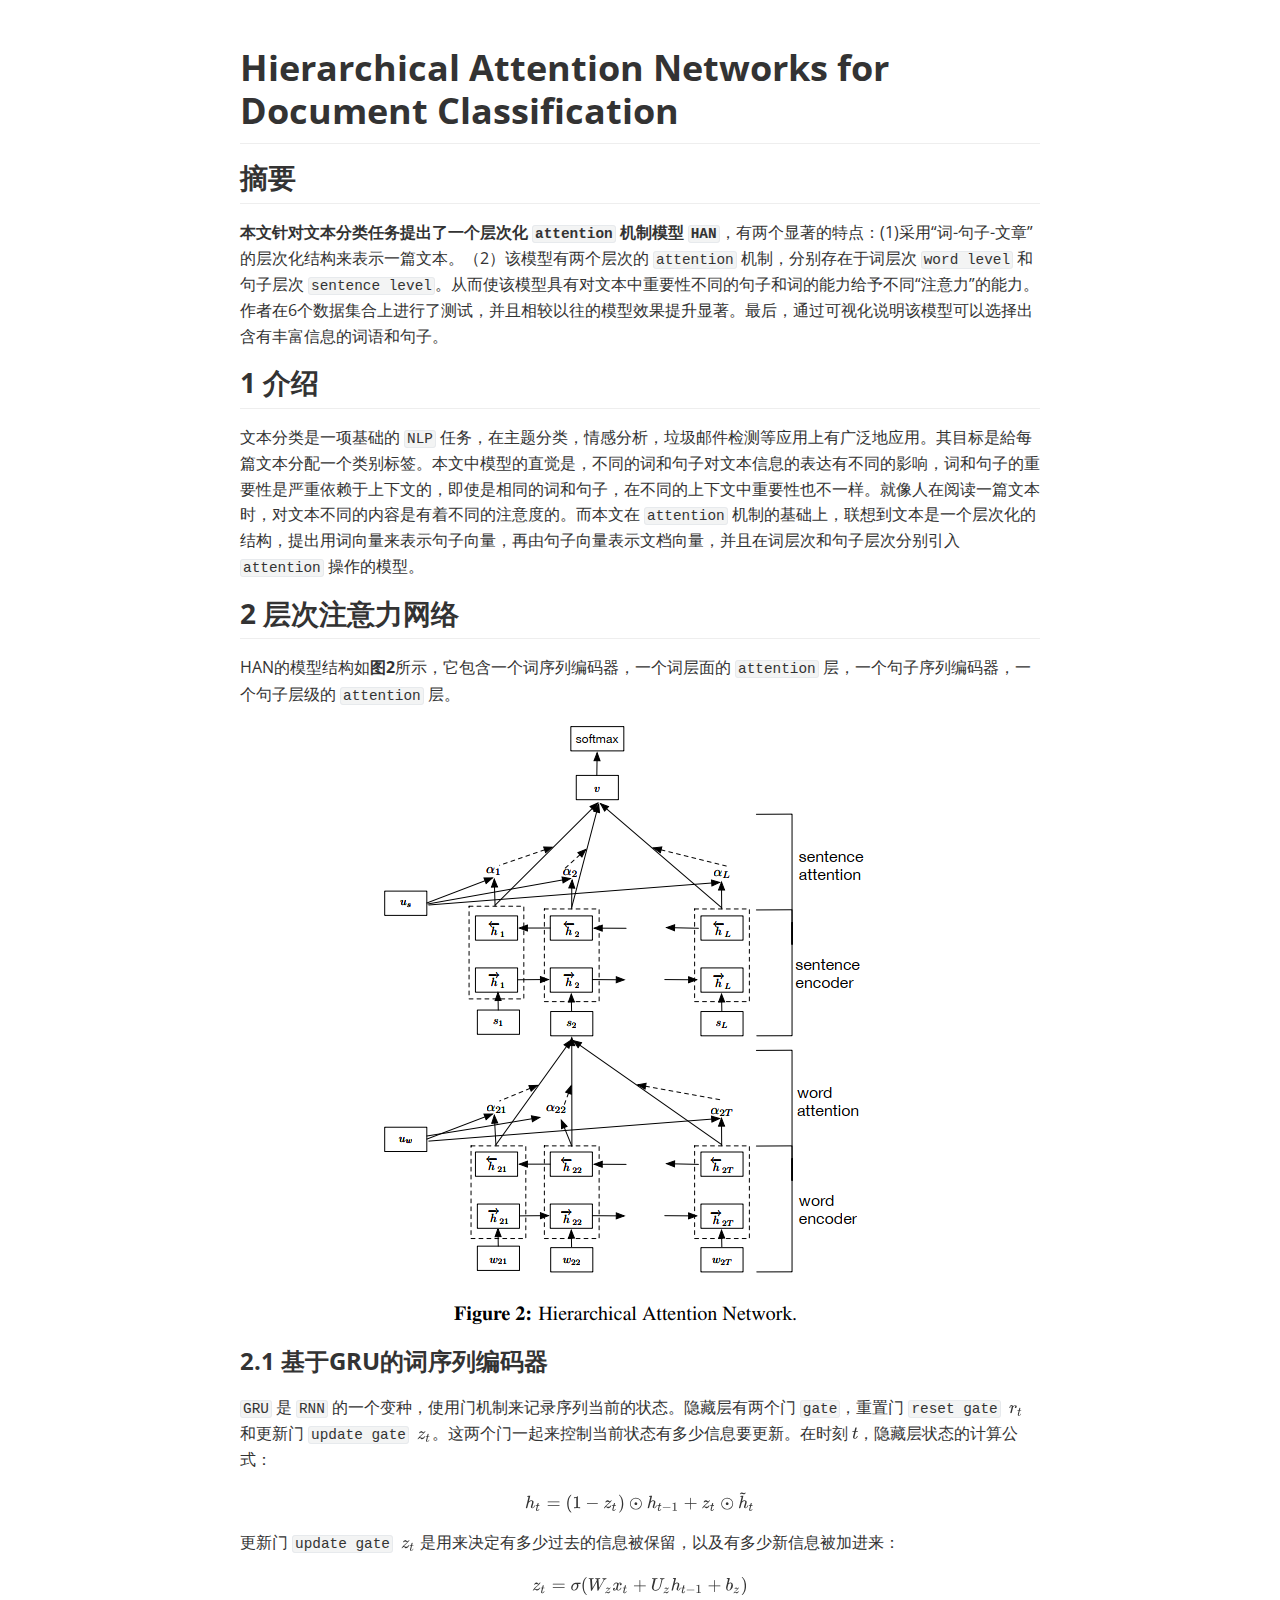
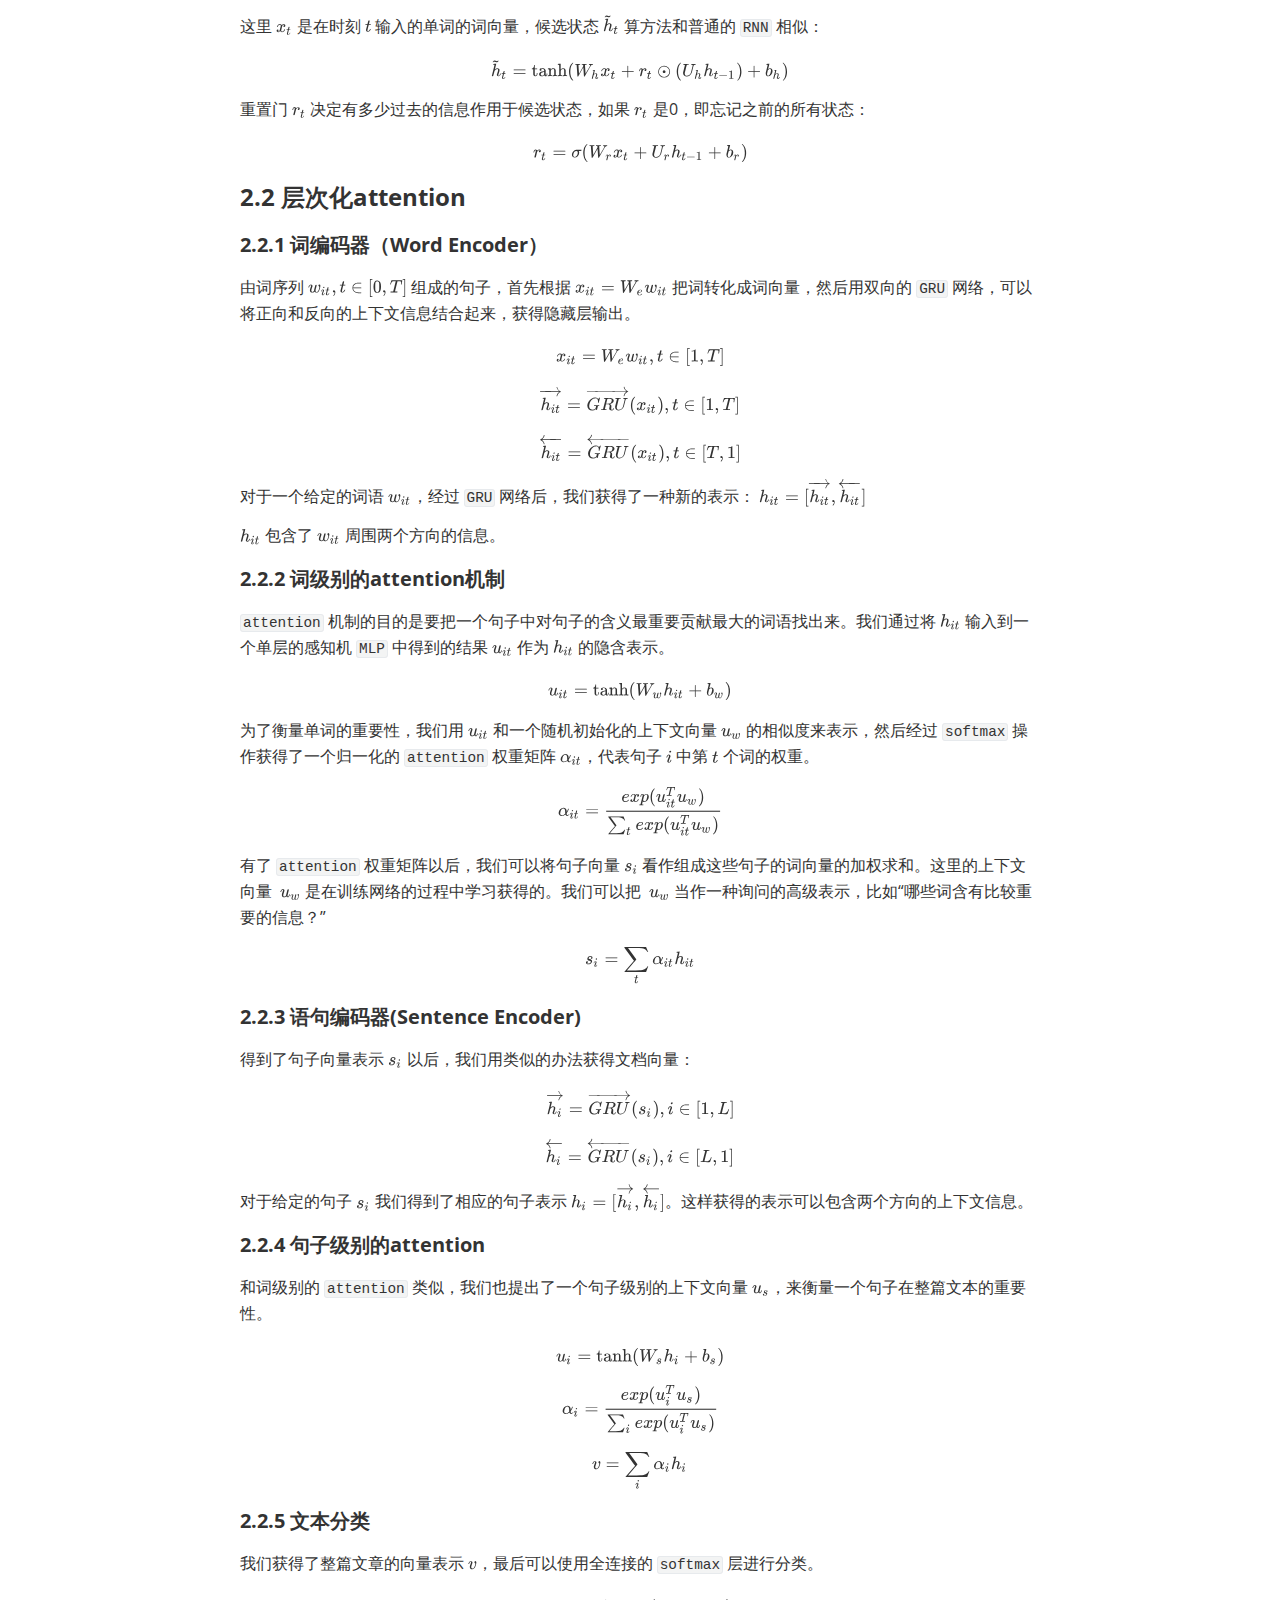
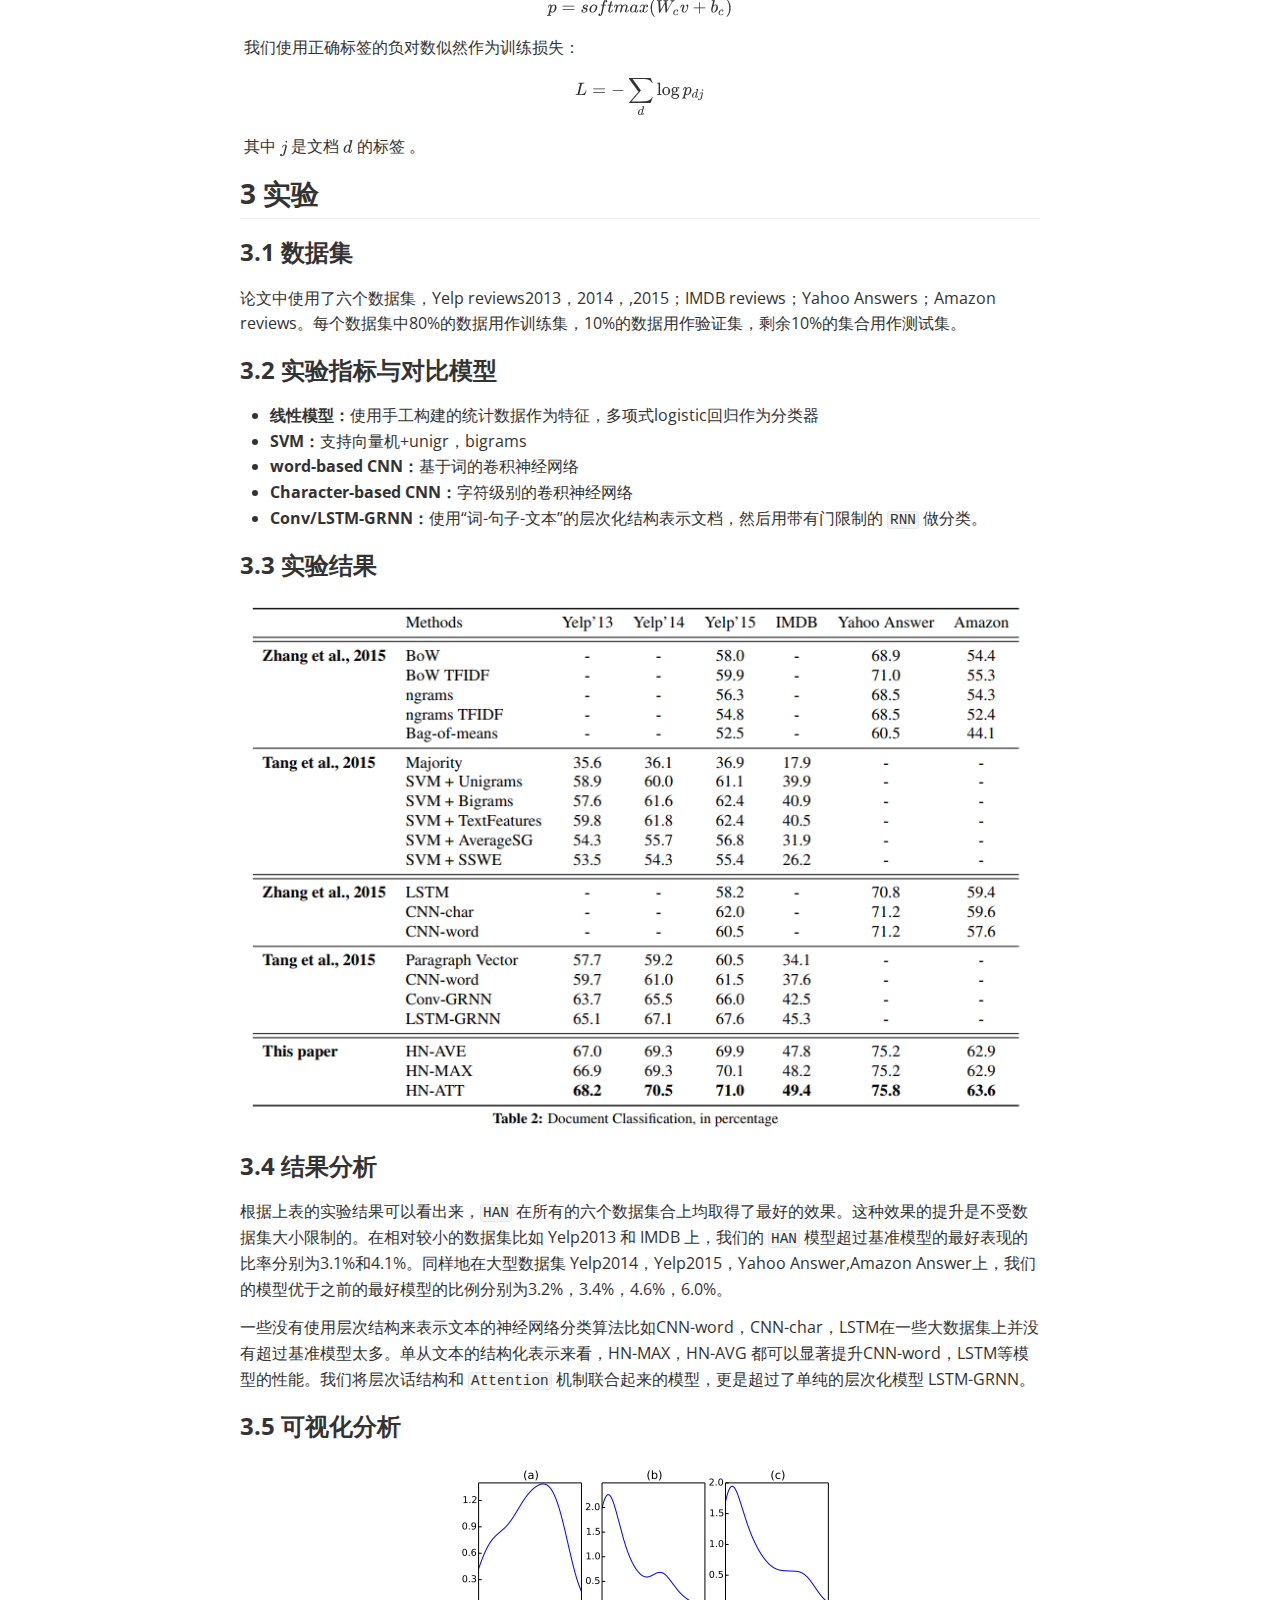
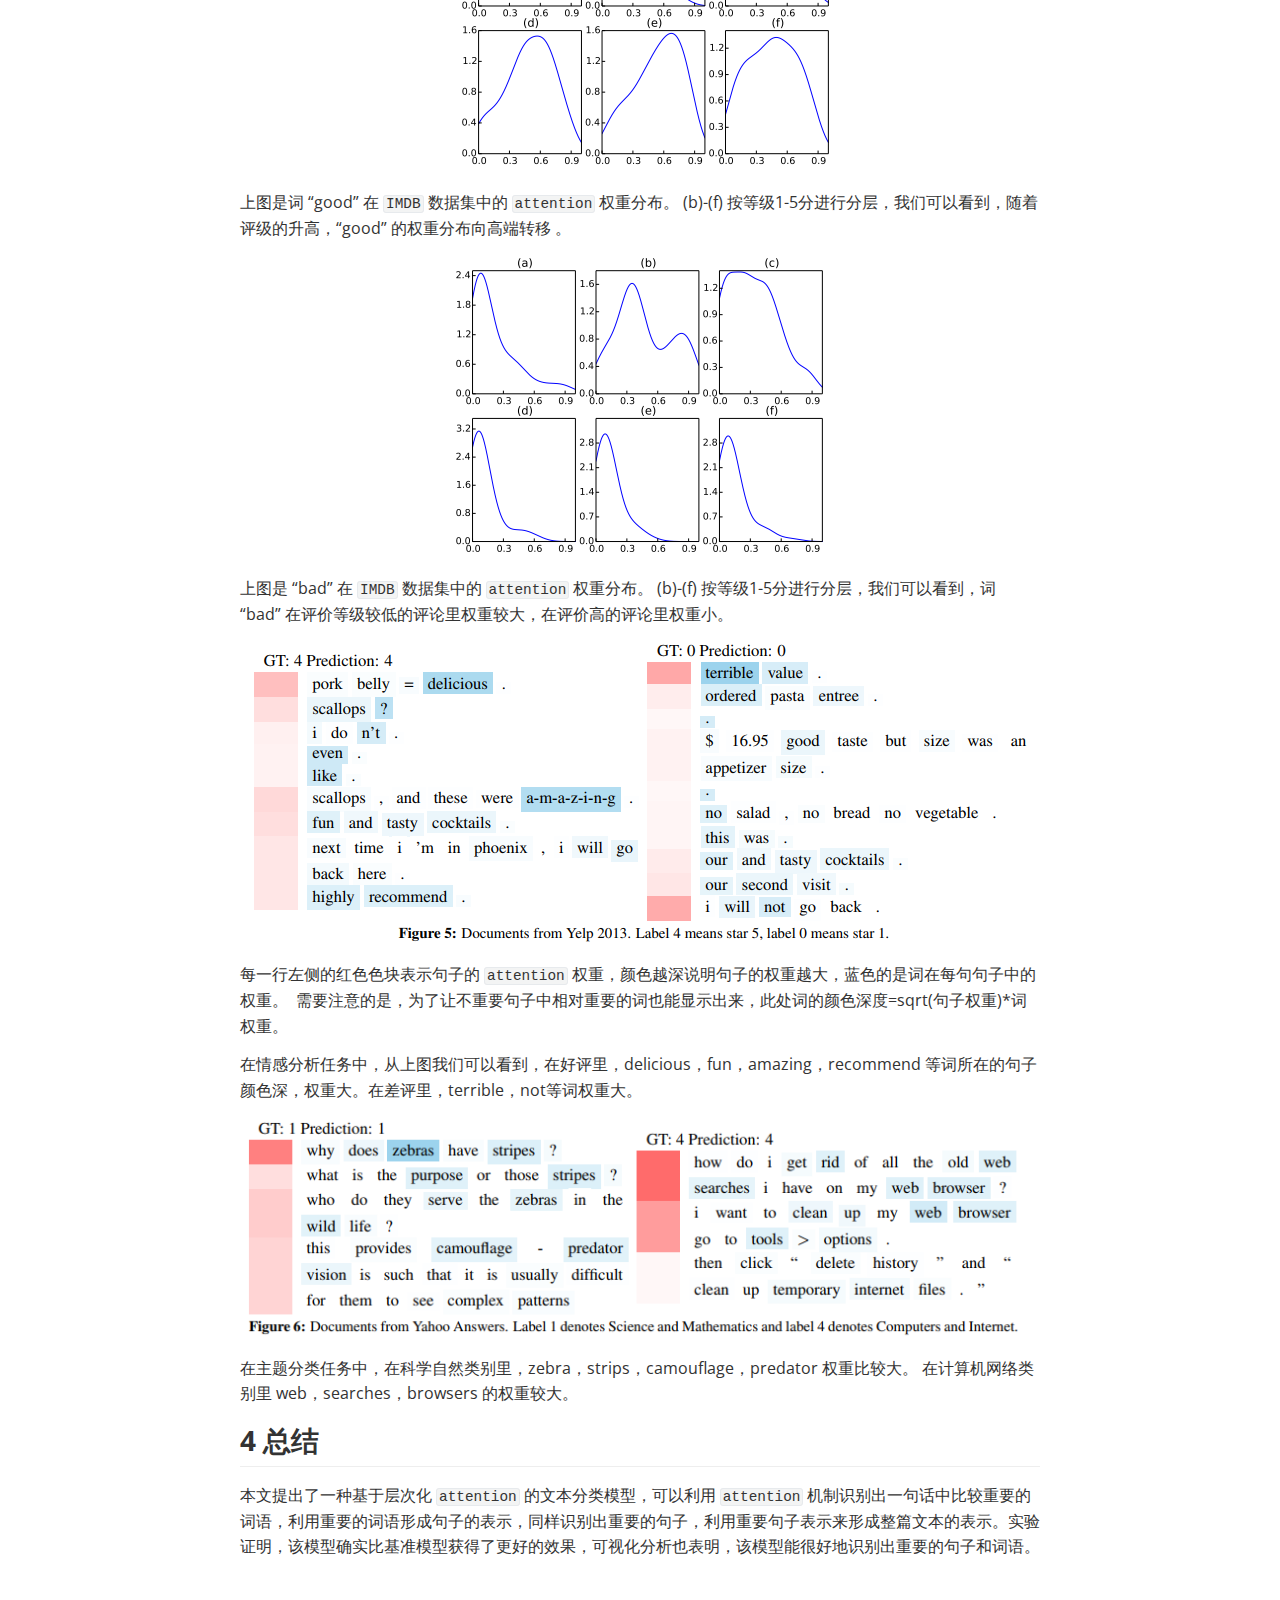
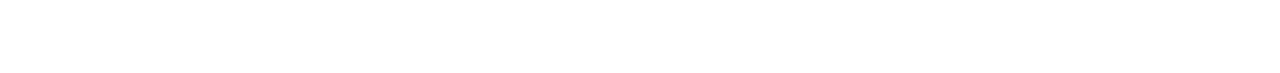
<file: notes/files/han/han.html>
<!doctype html>
<html>
<head>
<meta charset='UTF-8'><meta name='viewport' content='width=device-width initial-scale=1'>
<title>Hierarchical Attention Networks for Document Classification</title><link href='https://fonts.loli.net/css?family=Open+Sans:400italic,700italic,700,400&subset=latin,latin-ext' rel='stylesheet' type='text/css' /><style type='text/css'>html {overflow-x: initial !important;}:root { --bg-color:#ffffff; --text-color:#333333; --select-text-bg-color:#B5D6FC; --select-text-font-color:auto; --monospace:"Lucida Console",Consolas,"Courier",monospace; }
html { font-size: 14px; background-color: var(--bg-color); color: var(--text-color); font-family: "Helvetica Neue", Helvetica, Arial, sans-serif; -webkit-font-smoothing: antialiased; }
body { margin: 0px; padding: 0px; height: auto; bottom: 0px; top: 0px; left: 0px; right: 0px; font-size: 1rem; line-height: 1.42857; overflow-x: hidden; background: inherit; tab-size: 4; }
iframe { margin: auto; }
a.url { word-break: break-all; }
a:active, a:hover { outline: 0px; }
.in-text-selection, ::selection { text-shadow: none; background: var(--select-text-bg-color); color: var(--select-text-font-color); }
#write { margin: 0px auto; height: auto; width: inherit; word-break: normal; overflow-wrap: break-word; position: relative; white-space: normal; overflow-x: visible; padding-top: 40px; }
#write.first-line-indent p { text-indent: 2em; }
#write.first-line-indent li p, #write.first-line-indent p * { text-indent: 0px; }
#write.first-line-indent li { margin-left: 2em; }
.for-image #write { padding-left: 8px; padding-right: 8px; }
body.typora-export { padding-left: 30px; padding-right: 30px; }
.typora-export .footnote-line, .typora-export li, .typora-export p { white-space: pre-wrap; }
@media screen and (max-width: 500px) {
  body.typora-export { padding-left: 0px; padding-right: 0px; }
  #write { padding-left: 20px; padding-right: 20px; }
  .CodeMirror-sizer { margin-left: 0px !important; }
  .CodeMirror-gutters { display: none !important; }
}
#write li > figure:last-child { margin-bottom: 0.5rem; }
#write ol, #write ul { position: relative; }
img { max-width: 100%; vertical-align: middle; }
button, input, select, textarea { color: inherit; font: inherit; }
input[type="checkbox"], input[type="radio"] { line-height: normal; padding: 0px; }
*, ::after, ::before { box-sizing: border-box; }
#write h1, #write h2, #write h3, #write h4, #write h5, #write h6, #write p, #write pre { width: inherit; }
#write h1, #write h2, #write h3, #write h4, #write h5, #write h6, #write p { position: relative; }
p { line-height: inherit; }
h1, h2, h3, h4, h5, h6 { break-after: avoid-page; break-inside: avoid; orphans: 4; }
p { orphans: 4; }
h1 { font-size: 2rem; }
h2 { font-size: 1.8rem; }
h3 { font-size: 1.6rem; }
h4 { font-size: 1.4rem; }
h5 { font-size: 1.2rem; }
h6 { font-size: 1rem; }
.md-math-block, .md-rawblock, h1, h2, h3, h4, h5, h6, p { margin-top: 1rem; margin-bottom: 1rem; }
.hidden { display: none; }
.md-blockmeta { color: rgb(204, 204, 204); font-weight: 700; font-style: italic; }
a { cursor: pointer; }
sup.md-footnote { padding: 2px 4px; background-color: rgba(238, 238, 238, 0.7); color: rgb(85, 85, 85); border-radius: 4px; cursor: pointer; }
sup.md-footnote a, sup.md-footnote a:hover { color: inherit; text-transform: inherit; text-decoration: inherit; }
#write input[type="checkbox"] { cursor: pointer; width: inherit; height: inherit; }
figure { overflow-x: auto; margin: 1.2em 0px; max-width: calc(100% + 16px); padding: 0px; }
figure > table { margin: 0px !important; }
tr { break-inside: avoid; break-after: auto; }
thead { display: table-header-group; }
table { border-collapse: collapse; border-spacing: 0px; width: 100%; overflow: auto; break-inside: auto; text-align: left; }
table.md-table td { min-width: 32px; }
.CodeMirror-gutters { border-right: 0px; background-color: inherit; }
.CodeMirror-linenumber { user-select: none; }
.CodeMirror { text-align: left; }
.CodeMirror-placeholder { opacity: 0.3; }
.CodeMirror pre { padding: 0px 4px; }
.CodeMirror-lines { padding: 0px; }
div.hr:focus { cursor: none; }
#write pre { white-space: pre-wrap; }
#write.fences-no-line-wrapping pre { white-space: pre; }
#write pre.ty-contain-cm { white-space: normal; }
.CodeMirror-gutters { margin-right: 4px; }
.md-fences { font-size: 0.9rem; display: block; break-inside: avoid; text-align: left; overflow: visible; white-space: pre; background: inherit; position: relative !important; }
.md-diagram-panel { width: 100%; margin-top: 10px; text-align: center; padding-top: 0px; padding-bottom: 8px; overflow-x: auto; }
#write .md-fences.mock-cm { white-space: pre-wrap; }
.md-fences.md-fences-with-lineno { padding-left: 0px; }
#write.fences-no-line-wrapping .md-fences.mock-cm { white-space: pre; overflow-x: auto; }
.md-fences.mock-cm.md-fences-with-lineno { padding-left: 8px; }
.CodeMirror-line, twitterwidget { break-inside: avoid; }
.footnotes { opacity: 0.8; font-size: 0.9rem; margin-top: 1em; margin-bottom: 1em; }
.footnotes + .footnotes { margin-top: 0px; }
.md-reset { margin: 0px; padding: 0px; border: 0px; outline: 0px; vertical-align: top; background: 0px 0px; text-decoration: none; text-shadow: none; float: none; position: static; width: auto; height: auto; white-space: nowrap; cursor: inherit; -webkit-tap-highlight-color: transparent; line-height: normal; font-weight: 400; text-align: left; box-sizing: content-box; direction: ltr; }
li div { padding-top: 0px; }
blockquote { margin: 1rem 0px; }
li .mathjax-block, li p { margin: 0.5rem 0px; }
li { margin: 0px; position: relative; }
blockquote > :last-child { margin-bottom: 0px; }
blockquote > :first-child, li > :first-child { margin-top: 0px; }
.footnotes-area { color: rgb(136, 136, 136); margin-top: 0.714rem; padding-bottom: 0.143rem; white-space: normal; }
#write .footnote-line { white-space: pre-wrap; }
@media print {
  body, html { border: 1px solid transparent; height: 99%; break-after: avoid; break-before: avoid; font-variant-ligatures: no-common-ligatures; }
  #write { margin-top: 0px; padding-top: 0px; border-color: transparent !important; }
  .typora-export * { -webkit-print-color-adjust: exact; }
  html.blink-to-pdf { font-size: 13px; }
  .typora-export #write { padding-left: 32px; padding-right: 32px; padding-bottom: 0px; break-after: avoid; }
  .typora-export #write::after { height: 0px; }
}
.footnote-line { margin-top: 0.714em; font-size: 0.7em; }
a img, img a { cursor: pointer; }
pre.md-meta-block { font-size: 0.8rem; min-height: 0.8rem; white-space: pre-wrap; background: rgb(204, 204, 204); display: block; overflow-x: hidden; }
p > .md-image:only-child:not(.md-img-error) img, p > img:only-child { display: block; margin: auto; }
#write.first-line-indent p > .md-image:only-child:not(.md-img-error) img { left: -2em; position: relative; }
p > .md-image:only-child { display: inline-block; width: 100%; }
#write .MathJax_Display { margin: 0.8em 0px 0px; }
.md-math-block { width: 100%; }
.md-math-block:not(:empty)::after { display: none; }
[contenteditable="true"]:active, [contenteditable="true"]:focus, [contenteditable="false"]:active, [contenteditable="false"]:focus { outline: 0px; box-shadow: none; }
.md-task-list-item { position: relative; list-style-type: none; }
.task-list-item.md-task-list-item { padding-left: 0px; }
.md-task-list-item > input { position: absolute; top: 0px; left: 0px; margin-left: -1.2em; margin-top: calc(1em - 10px); border: none; }
.math { font-size: 1rem; }
.md-toc { min-height: 3.58rem; position: relative; font-size: 0.9rem; border-radius: 10px; }
.md-toc-content { position: relative; margin-left: 0px; }
.md-toc-content::after, .md-toc::after { display: none; }
.md-toc-item { display: block; color: rgb(65, 131, 196); }
.md-toc-item a { text-decoration: none; }
.md-toc-inner:hover { text-decoration: underline; }
.md-toc-inner { display: inline-block; cursor: pointer; }
.md-toc-h1 .md-toc-inner { margin-left: 0px; font-weight: 700; }
.md-toc-h2 .md-toc-inner { margin-left: 2em; }
.md-toc-h3 .md-toc-inner { margin-left: 4em; }
.md-toc-h4 .md-toc-inner { margin-left: 6em; }
.md-toc-h5 .md-toc-inner { margin-left: 8em; }
.md-toc-h6 .md-toc-inner { margin-left: 10em; }
@media screen and (max-width: 48em) {
  .md-toc-h3 .md-toc-inner { margin-left: 3.5em; }
  .md-toc-h4 .md-toc-inner { margin-left: 5em; }
  .md-toc-h5 .md-toc-inner { margin-left: 6.5em; }
  .md-toc-h6 .md-toc-inner { margin-left: 8em; }
}
a.md-toc-inner { font-size: inherit; font-style: inherit; font-weight: inherit; line-height: inherit; }
.footnote-line a:not(.reversefootnote) { color: inherit; }
.md-attr { display: none; }
.md-fn-count::after { content: "."; }
code, pre, samp, tt { font-family: var(--monospace); }
kbd { margin: 0px 0.1em; padding: 0.1em 0.6em; font-size: 0.8em; color: rgb(36, 39, 41); background: rgb(255, 255, 255); border: 1px solid rgb(173, 179, 185); border-radius: 3px; box-shadow: rgba(12, 13, 14, 0.2) 0px 1px 0px, rgb(255, 255, 255) 0px 0px 0px 2px inset; white-space: nowrap; vertical-align: middle; }
.md-comment { color: rgb(162, 127, 3); opacity: 0.8; font-family: var(--monospace); }
code { text-align: left; vertical-align: initial; }
a.md-print-anchor { white-space: pre !important; border-width: initial !important; border-style: none !important; border-color: initial !important; display: inline-block !important; position: absolute !important; width: 1px !important; right: 0px !important; outline: 0px !important; background: 0px 0px !important; text-decoration: initial !important; text-shadow: initial !important; }
.md-inline-math .MathJax_SVG .noError { display: none !important; }
.html-for-mac .inline-math-svg .MathJax_SVG { vertical-align: 0.2px; }
.md-math-block .MathJax_SVG_Display { text-align: center; margin: 0px; position: relative; text-indent: 0px; max-width: none; max-height: none; min-height: 0px; min-width: 100%; width: auto; overflow-y: hidden; display: block !important; }
.MathJax_SVG_Display, .md-inline-math .MathJax_SVG_Display { width: auto; margin: inherit; display: inline-block !important; }
.MathJax_SVG .MJX-monospace { font-family: var(--monospace); }
.MathJax_SVG .MJX-sans-serif { font-family: sans-serif; }
.MathJax_SVG { display: inline; font-style: normal; font-weight: 400; line-height: normal; zoom: 90%; text-indent: 0px; text-align: left; text-transform: none; letter-spacing: normal; word-spacing: normal; overflow-wrap: normal; white-space: nowrap; float: none; direction: ltr; max-width: none; max-height: none; min-width: 0px; min-height: 0px; border: 0px; padding: 0px; margin: 0px; }
.MathJax_SVG * { transition: none 0s ease 0s; }
.MathJax_SVG_Display svg { vertical-align: middle !important; margin-bottom: 0px !important; margin-top: 0px !important; }
.os-windows.monocolor-emoji .md-emoji { font-family: "Segoe UI Symbol", sans-serif; }
.md-diagram-panel > svg { max-width: 100%; }
[lang="flow"] svg, [lang="mermaid"] svg { max-width: 100%; height: auto; }
[lang="mermaid"] .node text { font-size: 1rem; }
table tr th { border-bottom: 0px; }
video { max-width: 100%; display: block; margin: 0px auto; }
iframe { max-width: 100%; width: 100%; border: none; }
.highlight td, .highlight tr { border: 0px; }
svg[id^="mermaidChart"] { line-height: 1em; }
mark { background: rgb(255, 255, 0); color: rgb(0, 0, 0); }
.md-html-inline .md-plain, .md-html-inline strong, mark .md-inline-math, mark strong { color: inherit; }
mark .md-meta { color: rgb(0, 0, 0); opacity: 0.3 !important; }


:root {
    --side-bar-bg-color: #fafafa;
    --control-text-color: #777;
}

@include-when-export url(https://fonts.loli.net/css?family=Open+Sans:400italic,700italic,700,400&subset=latin,latin-ext);

html {
    font-size: 16px;
}

body {
    font-family: "Open Sans","Clear Sans","Helvetica Neue",Helvetica,Arial,sans-serif;
    color: rgb(51, 51, 51);
    line-height: 1.6;
}

#write {
    max-width: 860px;
  	margin: 0 auto;
  	padding: 30px;
    padding-bottom: 100px;
}

@media only screen and (min-width: 1400px) {
	#write {
		max-width: 1024px;
	}
}

@media only screen and (min-width: 1800px) {
	#write {
		max-width: 1200px;
	}
}

#write > ul:first-child,
#write > ol:first-child{
    margin-top: 30px;
}

a {
    color: #4183C4;
}
h1,
h2,
h3,
h4,
h5,
h6 {
    position: relative;
    margin-top: 1rem;
    margin-bottom: 1rem;
    font-weight: bold;
    line-height: 1.4;
    cursor: text;
}
h1:hover a.anchor,
h2:hover a.anchor,
h3:hover a.anchor,
h4:hover a.anchor,
h5:hover a.anchor,
h6:hover a.anchor {
    text-decoration: none;
}
h1 tt,
h1 code {
    font-size: inherit;
}
h2 tt,
h2 code {
    font-size: inherit;
}
h3 tt,
h3 code {
    font-size: inherit;
}
h4 tt,
h4 code {
    font-size: inherit;
}
h5 tt,
h5 code {
    font-size: inherit;
}
h6 tt,
h6 code {
    font-size: inherit;
}
h1 {
    padding-bottom: .3em;
    font-size: 2.25em;
    line-height: 1.2;
    border-bottom: 1px solid #eee;
}
h2 {
   padding-bottom: .3em;
    font-size: 1.75em;
    line-height: 1.225;
    border-bottom: 1px solid #eee;
}
h3 {
    font-size: 1.5em;
    line-height: 1.43;
}
h4 {
    font-size: 1.25em;
}
h5 {
    font-size: 1em;
}
h6 {
   font-size: 1em;
    color: #777;
}
p,
blockquote,
ul,
ol,
dl,
table{
    margin: 0.8em 0;
}
li>ol,
li>ul {
    margin: 0 0;
}
hr {
    height: 2px;
    padding: 0;
    margin: 16px 0;
    background-color: #e7e7e7;
    border: 0 none;
    overflow: hidden;
    box-sizing: content-box;
}

li p.first {
    display: inline-block;
}
ul,
ol {
    padding-left: 30px;
}
ul:first-child,
ol:first-child {
    margin-top: 0;
}
ul:last-child,
ol:last-child {
    margin-bottom: 0;
}
blockquote {
    border-left: 4px solid #dfe2e5;
    padding: 0 15px;
    color: #777777;
}
blockquote blockquote {
    padding-right: 0;
}
table {
    padding: 0;
    word-break: initial;
}
table tr {
    border-top: 1px solid #dfe2e5;
    margin: 0;
    padding: 0;
}
table tr:nth-child(2n),
thead {
    background-color: #f8f8f8;
}
table tr th {
    font-weight: bold;
    border: 1px solid #dfe2e5;
    border-bottom: 0;
    margin: 0;
    padding: 6px 13px;
}
table tr td {
    border: 1px solid #dfe2e5;
    margin: 0;
    padding: 6px 13px;
}
table tr th:first-child,
table tr td:first-child {
    margin-top: 0;
}
table tr th:last-child,
table tr td:last-child {
    margin-bottom: 0;
}

.CodeMirror-lines {
    padding-left: 4px;
}

.code-tooltip {
    box-shadow: 0 1px 1px 0 rgba(0,28,36,.3);
    border-top: 1px solid #eef2f2;
}

.md-fences,
code,
tt {
    border: 1px solid #e7eaed;
    background-color: #f8f8f8;
    border-radius: 3px;
    padding: 0;
    padding: 2px 4px 0px 4px;
    font-size: 0.9em;
}

code {
    background-color: #f3f4f4;
    padding: 0 2px 0 2px;
}

.md-fences {
    margin-bottom: 15px;
    margin-top: 15px;
    padding-top: 8px;
    padding-bottom: 6px;
}


.md-task-list-item > input {
  margin-left: -1.3em;
}

@media print {
    html {
        font-size: 13px;
    }
    table,
    pre {
        page-break-inside: avoid;
    }
    pre {
        word-wrap: break-word;
    }
}

.md-fences {
	background-color: #f8f8f8;
}
#write pre.md-meta-block {
	padding: 1rem;
    font-size: 85%;
    line-height: 1.45;
    background-color: #f7f7f7;
    border: 0;
    border-radius: 3px;
    color: #777777;
    margin-top: 0 !important;
}

.mathjax-block>.code-tooltip {
	bottom: .375rem;
}

.md-mathjax-midline {
    background: #fafafa;
}

#write>h3.md-focus:before{
	left: -1.5625rem;
	top: .375rem;
}
#write>h4.md-focus:before{
	left: -1.5625rem;
	top: .285714286rem;
}
#write>h5.md-focus:before{
	left: -1.5625rem;
	top: .285714286rem;
}
#write>h6.md-focus:before{
	left: -1.5625rem;
	top: .285714286rem;
}
.md-image>.md-meta {
    /*border: 1px solid #ddd;*/
    border-radius: 3px;
    padding: 2px 0px 0px 4px;
    font-size: 0.9em;
    color: inherit;
}

.md-tag {
    color: #a7a7a7;
    opacity: 1;
}

.md-toc { 
    margin-top:20px;
    padding-bottom:20px;
}

.sidebar-tabs {
    border-bottom: none;
}

#typora-quick-open {
    border: 1px solid #ddd;
    background-color: #f8f8f8;
}

#typora-quick-open-item {
    background-color: #FAFAFA;
    border-color: #FEFEFE #e5e5e5 #e5e5e5 #eee;
    border-style: solid;
    border-width: 1px;
}

/** focus mode */
.on-focus-mode blockquote {
    border-left-color: rgba(85, 85, 85, 0.12);
}

header, .context-menu, .megamenu-content, footer{
    font-family: "Segoe UI", "Arial", sans-serif;
}

.file-node-content:hover .file-node-icon,
.file-node-content:hover .file-node-open-state{
    visibility: visible;
}

.mac-seamless-mode #typora-sidebar {
    background-color: #fafafa;
    background-color: var(--side-bar-bg-color);
}

.md-lang {
    color: #b4654d;
}

.html-for-mac .context-menu {
    --item-hover-bg-color: #E6F0FE;
}

#md-notification .btn {
    border: 0;
}

.dropdown-menu .divider {
    border-color: #e5e5e5;
}

.ty-preferences .window-content {
    background-color: #fafafa;
}

.ty-preferences .nav-group-item.active {
    color: white;
    background: #999;
}


</style>
</head>
<body class='typora-export os-windows' >
<div  id='write'  class = 'is-node'><h1><a name="hierarchical-attention-networks-for-document-classification" class="md-header-anchor"></a><span>Hierarchical Attention Networks for Document Classification  </span></h1><h2><a name="摘要" class="md-header-anchor"></a><span>摘要</span></h2><p><strong><span>本文针对文本分类任务提出了一个层次化 </span><code>attention</code><span> 机制模型 </span><code>HAN</code></strong><span>，有两个显著的特点：(1)采用“词-句子-文章”的层次化结构来表示一篇文本。（2）该模型有两个层次的 </span><code>attention</code><span> 机制，分别存在于词层次 </span><code>word level</code><span> 和句子层次 </span><code>sentence level</code><span>。从而使该模型具有对文本中重要性不同的句子和词的能力给予不同“注意力”的能力。作者在6个数据集合上进行了测试，并且相较以往的模型效果提升显著。最后，通过可视化说明该模型可以选择出含有丰富信息的词语和句子。</span></p><h2><a name="1-介绍" class="md-header-anchor"></a><span>1 介绍</span></h2><p><span>文本分类是一项基础的 </span><code>NLP</code><span> 任务，在主题分类，情感分析，垃圾邮件检测等应用上有广泛地应用。其目标是給每篇文本分配一个类别标签。本文中模型的直觉是，不同的词和句子对文本信息的表达有不同的影响，词和句子的重要性是严重依赖于上下文的，即使是相同的词和句子，在不同的上下文中重要性也不一样。就像人在阅读一篇文本时，对文本不同的内容是有着不同的注意度的。而本文在 </span><code>attention</code><span> 机制的基础上，联想到文本是一个层次化的结构，提出用词向量来表示句子向量，再由句子向量表示文档向量，并且在词层次和句子层次分别引入 </span><code>attention</code><span> 操作的模型。</span></p><h2><a name="2-层次注意力网络" class="md-header-anchor"></a><span>2 层次注意力网络  </span></h2><p><span>HAN的模型结构如</span><strong><span>图2</span></strong><span>所示，它包含一个词序列编码器，一个词层面的 </span><code>attention</code><span> 层，一个句子序列编码器，一个句子层级的 </span><code>attention</code><span> 层。</span></p><p><img src="image/Figure2.png" referrerpolicy="no-referrer" alt="han"></p><h3><a name="21-基于gru的词序列编码器" class="md-header-anchor"></a><span>2.1 基于GRU的词序列编码器</span></h3><p><code>GRU</code><span> 是 </span><code>RNN</code><span> 的一个变种，使用门机制来记录序列当前的状态。隐藏层有两个门 </span><code>gate</code><span>，重置门 </span><code>reset gate</code><span>  </span><span class="MathJax_SVG" tabindex="-1" style="font-size: 100%; display: inline-block;"><svg xmlns:xlink="http://www.w3.org/1999/xlink" width="1.873ex" height="1.76ex" viewBox="0 -504.6 806.3 757.9" role="img" focusable="false" style="vertical-align: -0.588ex;"><defs><path stroke-width="0" id="E26-MJMATHI-72" d="M21 287Q22 290 23 295T28 317T38 348T53 381T73 411T99 433T132 442Q161 442 183 430T214 408T225 388Q227 382 228 382T236 389Q284 441 347 441H350Q398 441 422 400Q430 381 430 363Q430 333 417 315T391 292T366 288Q346 288 334 299T322 328Q322 376 378 392Q356 405 342 405Q286 405 239 331Q229 315 224 298T190 165Q156 25 151 16Q138 -11 108 -11Q95 -11 87 -5T76 7T74 17Q74 30 114 189T154 366Q154 405 128 405Q107 405 92 377T68 316T57 280Q55 278 41 278H27Q21 284 21 287Z"></path><path stroke-width="0" id="E26-MJMATHI-74" d="M26 385Q19 392 19 395Q19 399 22 411T27 425Q29 430 36 430T87 431H140L159 511Q162 522 166 540T173 566T179 586T187 603T197 615T211 624T229 626Q247 625 254 615T261 596Q261 589 252 549T232 470L222 433Q222 431 272 431H323Q330 424 330 420Q330 398 317 385H210L174 240Q135 80 135 68Q135 26 162 26Q197 26 230 60T283 144Q285 150 288 151T303 153H307Q322 153 322 145Q322 142 319 133Q314 117 301 95T267 48T216 6T155 -11Q125 -11 98 4T59 56Q57 64 57 83V101L92 241Q127 382 128 383Q128 385 77 385H26Z"></path></defs><g stroke="currentColor" fill="currentColor" stroke-width="0" transform="matrix(1 0 0 -1 0 0)"><use xlink:href="#E26-MJMATHI-72" x="0" y="0"></use><use transform="scale(0.707)" xlink:href="#E26-MJMATHI-74" x="637" y="-213"></use></g></svg></span><script type="math/tex">r_t</script><span> 和更新门 </span><code>update gate</code><span>  </span><span class="MathJax_SVG" tabindex="-1" style="font-size: 100%; display: inline-block;"><svg xmlns:xlink="http://www.w3.org/1999/xlink" width="1.905ex" height="1.76ex" viewBox="0 -504.6 820.3 757.9" role="img" focusable="false" style="vertical-align: -0.588ex;"><defs><path stroke-width="0" id="E21-MJMATHI-7A" d="M347 338Q337 338 294 349T231 360Q211 360 197 356T174 346T162 335T155 324L153 320Q150 317 138 317Q117 317 117 325Q117 330 120 339Q133 378 163 406T229 440Q241 442 246 442Q271 442 291 425T329 392T367 375Q389 375 411 408T434 441Q435 442 449 442H462Q468 436 468 434Q468 430 463 420T449 399T432 377T418 358L411 349Q368 298 275 214T160 106L148 94L163 93Q185 93 227 82T290 71Q328 71 360 90T402 140Q406 149 409 151T424 153Q443 153 443 143Q443 138 442 134Q425 72 376 31T278 -11Q252 -11 232 6T193 40T155 57Q111 57 76 -3Q70 -11 59 -11H54H41Q35 -5 35 -2Q35 13 93 84Q132 129 225 214T340 322Q352 338 347 338Z"></path><path stroke-width="0" id="E21-MJMATHI-74" d="M26 385Q19 392 19 395Q19 399 22 411T27 425Q29 430 36 430T87 431H140L159 511Q162 522 166 540T173 566T179 586T187 603T197 615T211 624T229 626Q247 625 254 615T261 596Q261 589 252 549T232 470L222 433Q222 431 272 431H323Q330 424 330 420Q330 398 317 385H210L174 240Q135 80 135 68Q135 26 162 26Q197 26 230 60T283 144Q285 150 288 151T303 153H307Q322 153 322 145Q322 142 319 133Q314 117 301 95T267 48T216 6T155 -11Q125 -11 98 4T59 56Q57 64 57 83V101L92 241Q127 382 128 383Q128 385 77 385H26Z"></path></defs><g stroke="currentColor" fill="currentColor" stroke-width="0" transform="matrix(1 0 0 -1 0 0)"><use xlink:href="#E21-MJMATHI-7A" x="0" y="0"></use><use transform="scale(0.707)" xlink:href="#E21-MJMATHI-74" x="657" y="-213"></use></g></svg></span><script type="math/tex">z_t</script><span>。这两个门一起来控制当前状态有多少信息要更新。在时刻 </span><span class="MathJax_SVG" tabindex="-1" style="font-size: 100%; display: inline-block;"><svg xmlns:xlink="http://www.w3.org/1999/xlink" width="0.838ex" height="1.877ex" viewBox="0 -705.6 361 808.1" role="img" focusable="false" style="vertical-align: -0.238ex;"><defs><path stroke-width="0" id="E40-MJMATHI-74" d="M26 385Q19 392 19 395Q19 399 22 411T27 425Q29 430 36 430T87 431H140L159 511Q162 522 166 540T173 566T179 586T187 603T197 615T211 624T229 626Q247 625 254 615T261 596Q261 589 252 549T232 470L222 433Q222 431 272 431H323Q330 424 330 420Q330 398 317 385H210L174 240Q135 80 135 68Q135 26 162 26Q197 26 230 60T283 144Q285 150 288 151T303 153H307Q322 153 322 145Q322 142 319 133Q314 117 301 95T267 48T216 6T155 -11Q125 -11 98 4T59 56Q57 64 57 83V101L92 241Q127 382 128 383Q128 385 77 385H26Z"></path></defs><g stroke="currentColor" fill="currentColor" stroke-width="0" transform="matrix(1 0 0 -1 0 0)"><use xlink:href="#E40-MJMATHI-74" x="0" y="0"></use></g></svg></span><script type="math/tex">t</script><span>，隐藏层状态的计算公式：</span></p><div contenteditable="false" spellcheck="false" class="mathjax-block md-end-block md-math-block md-rawblock" id="mathjax-n11" cid="n11" mdtype="math_block"><div class="md-rawblock-container md-math-container" tabindex="-1"><div class="MathJax_SVG_Display" style="text-align: center;"><span class="MathJax_SVG" id="MathJax-Element-1-Frame" tabindex="-1" style="font-size: 100%; display: inline-block;"><svg xmlns:xlink="http://www.w3.org/1999/xlink" width="29.821ex" height="2.928ex" viewBox="0 -956.9 12839.3 1260.5" role="img" focusable="false" style="vertical-align: -0.705ex; max-width: 100%;"><defs><path stroke-width="0" id="E1-MJMATHI-68" d="M137 683Q138 683 209 688T282 694Q294 694 294 685Q294 674 258 534Q220 386 220 383Q220 381 227 388Q288 442 357 442Q411 442 444 415T478 336Q478 285 440 178T402 50Q403 36 407 31T422 26Q450 26 474 56T513 138Q516 149 519 151T535 153Q555 153 555 145Q555 144 551 130Q535 71 500 33Q466 -10 419 -10H414Q367 -10 346 17T325 74Q325 90 361 192T398 345Q398 404 354 404H349Q266 404 205 306L198 293L164 158Q132 28 127 16Q114 -11 83 -11Q69 -11 59 -2T48 16Q48 30 121 320L195 616Q195 629 188 632T149 637H128Q122 643 122 645T124 664Q129 683 137 683Z"></path><path stroke-width="0" id="E1-MJMATHI-74" d="M26 385Q19 392 19 395Q19 399 22 411T27 425Q29 430 36 430T87 431H140L159 511Q162 522 166 540T173 566T179 586T187 603T197 615T211 624T229 626Q247 625 254 615T261 596Q261 589 252 549T232 470L222 433Q222 431 272 431H323Q330 424 330 420Q330 398 317 385H210L174 240Q135 80 135 68Q135 26 162 26Q197 26 230 60T283 144Q285 150 288 151T303 153H307Q322 153 322 145Q322 142 319 133Q314 117 301 95T267 48T216 6T155 -11Q125 -11 98 4T59 56Q57 64 57 83V101L92 241Q127 382 128 383Q128 385 77 385H26Z"></path><path stroke-width="0" id="E1-MJMAIN-3D" d="M56 347Q56 360 70 367H707Q722 359 722 347Q722 336 708 328L390 327H72Q56 332 56 347ZM56 153Q56 168 72 173H708Q722 163 722 153Q722 140 707 133H70Q56 140 56 153Z"></path><path stroke-width="0" id="E1-MJMAIN-28" d="M94 250Q94 319 104 381T127 488T164 576T202 643T244 695T277 729T302 750H315H319Q333 750 333 741Q333 738 316 720T275 667T226 581T184 443T167 250T184 58T225 -81T274 -167T316 -220T333 -241Q333 -250 318 -250H315H302L274 -226Q180 -141 137 -14T94 250Z"></path><path stroke-width="0" id="E1-MJMAIN-31" d="M213 578L200 573Q186 568 160 563T102 556H83V602H102Q149 604 189 617T245 641T273 663Q275 666 285 666Q294 666 302 660V361L303 61Q310 54 315 52T339 48T401 46H427V0H416Q395 3 257 3Q121 3 100 0H88V46H114Q136 46 152 46T177 47T193 50T201 52T207 57T213 61V578Z"></path><path stroke-width="0" id="E1-MJMAIN-2212" d="M84 237T84 250T98 270H679Q694 262 694 250T679 230H98Q84 237 84 250Z"></path><path stroke-width="0" id="E1-MJMATHI-7A" d="M347 338Q337 338 294 349T231 360Q211 360 197 356T174 346T162 335T155 324L153 320Q150 317 138 317Q117 317 117 325Q117 330 120 339Q133 378 163 406T229 440Q241 442 246 442Q271 442 291 425T329 392T367 375Q389 375 411 408T434 441Q435 442 449 442H462Q468 436 468 434Q468 430 463 420T449 399T432 377T418 358L411 349Q368 298 275 214T160 106L148 94L163 93Q185 93 227 82T290 71Q328 71 360 90T402 140Q406 149 409 151T424 153Q443 153 443 143Q443 138 442 134Q425 72 376 31T278 -11Q252 -11 232 6T193 40T155 57Q111 57 76 -3Q70 -11 59 -11H54H41Q35 -5 35 -2Q35 13 93 84Q132 129 225 214T340 322Q352 338 347 338Z"></path><path stroke-width="0" id="E1-MJMAIN-29" d="M60 749L64 750Q69 750 74 750H86L114 726Q208 641 251 514T294 250Q294 182 284 119T261 12T224 -76T186 -143T145 -194T113 -227T90 -246Q87 -249 86 -250H74Q66 -250 63 -250T58 -247T55 -238Q56 -237 66 -225Q221 -64 221 250T66 725Q56 737 55 738Q55 746 60 749Z"></path><path stroke-width="0" id="E1-MJMAIN-2299" d="M56 250Q56 394 156 488T384 583Q530 583 626 485T722 250Q722 110 625 14T390 -83Q249 -83 153 14T56 250ZM682 250Q682 322 649 387T546 497T381 542Q272 542 184 459T95 250Q95 132 178 45T389 -42Q515 -42 598 45T682 250ZM311 250Q311 285 332 304T375 328Q376 328 382 328T392 329Q424 326 445 305T466 250Q466 217 445 195T389 172Q354 172 333 195T311 250Z"></path><path stroke-width="0" id="E1-MJMAIN-2B" d="M56 237T56 250T70 270H369V420L370 570Q380 583 389 583Q402 583 409 568V270H707Q722 262 722 250T707 230H409V-68Q401 -82 391 -82H389H387Q375 -82 369 -68V230H70Q56 237 56 250Z"></path><path stroke-width="0" id="E1-MJMAIN-7E" d="M179 251Q164 251 151 245T131 234T111 215L97 227L83 238Q83 239 95 253T121 283T142 304Q165 318 187 318T253 300T320 282Q335 282 348 288T368 299T388 318L402 306L416 295Q375 236 344 222Q330 215 313 215Q292 215 248 233T179 251Z"></path></defs><g stroke="currentColor" fill="currentColor" stroke-width="0" transform="matrix(1 0 0 -1 0 0)"><use xlink:href="#E1-MJMATHI-68" x="0" y="0"></use><use transform="scale(0.707)" xlink:href="#E1-MJMATHI-74" x="814" y="-213"></use><use xlink:href="#E1-MJMAIN-3D" x="1209" y="0"></use><use xlink:href="#E1-MJMAIN-28" x="2264" y="0"></use><use xlink:href="#E1-MJMAIN-31" x="2653" y="0"></use><use xlink:href="#E1-MJMAIN-2212" x="3376" y="0"></use><g transform="translate(4376,0)"><use xlink:href="#E1-MJMATHI-7A" x="0" y="0"></use><use transform="scale(0.707)" xlink:href="#E1-MJMATHI-74" x="657" y="-213"></use></g><use xlink:href="#E1-MJMAIN-29" x="5196" y="0"></use><use xlink:href="#E1-MJMAIN-2299" x="5807" y="0"></use><g transform="translate(6807,0)"><use xlink:href="#E1-MJMATHI-68" x="0" y="0"></use><g transform="translate(576,-150)"><use transform="scale(0.707)" xlink:href="#E1-MJMATHI-74" x="0" y="0"></use><use transform="scale(0.707)" xlink:href="#E1-MJMAIN-2212" x="361" y="0"></use><use transform="scale(0.707)" xlink:href="#E1-MJMAIN-31" x="1139" y="0"></use></g></g><use xlink:href="#E1-MJMAIN-2B" x="8865" y="0"></use><g transform="translate(9865,0)"><use xlink:href="#E1-MJMATHI-7A" x="0" y="0"></use><use transform="scale(0.707)" xlink:href="#E1-MJMATHI-74" x="657" y="-213"></use></g><use xlink:href="#E1-MJMAIN-2299" x="10907" y="0"></use><g transform="translate(11908,0)"><use xlink:href="#E1-MJMATHI-68" x="0" y="0"></use><use xlink:href="#E1-MJMAIN-7E" x="10" y="554"></use><use transform="scale(0.707)" xlink:href="#E1-MJMATHI-74" x="814" y="-213"></use></g></g></svg></span></div><script type="math/tex; mode=display" id="MathJax-Element-1">h_t = (1-z_t) \odot h_{t-1} + z_t \odot \tilde{h}_t</script></div></div><p><span>更新门 </span><code>update gate</code><span>  </span><span class="MathJax_SVG" tabindex="-1" style="font-size: 100%; display: inline-block;"><svg xmlns:xlink="http://www.w3.org/1999/xlink" width="1.905ex" height="1.76ex" viewBox="0 -504.6 820.3 757.9" role="img" focusable="false" style="vertical-align: -0.588ex;"><defs><path stroke-width="0" id="E21-MJMATHI-7A" d="M347 338Q337 338 294 349T231 360Q211 360 197 356T174 346T162 335T155 324L153 320Q150 317 138 317Q117 317 117 325Q117 330 120 339Q133 378 163 406T229 440Q241 442 246 442Q271 442 291 425T329 392T367 375Q389 375 411 408T434 441Q435 442 449 442H462Q468 436 468 434Q468 430 463 420T449 399T432 377T418 358L411 349Q368 298 275 214T160 106L148 94L163 93Q185 93 227 82T290 71Q328 71 360 90T402 140Q406 149 409 151T424 153Q443 153 443 143Q443 138 442 134Q425 72 376 31T278 -11Q252 -11 232 6T193 40T155 57Q111 57 76 -3Q70 -11 59 -11H54H41Q35 -5 35 -2Q35 13 93 84Q132 129 225 214T340 322Q352 338 347 338Z"></path><path stroke-width="0" id="E21-MJMATHI-74" d="M26 385Q19 392 19 395Q19 399 22 411T27 425Q29 430 36 430T87 431H140L159 511Q162 522 166 540T173 566T179 586T187 603T197 615T211 624T229 626Q247 625 254 615T261 596Q261 589 252 549T232 470L222 433Q222 431 272 431H323Q330 424 330 420Q330 398 317 385H210L174 240Q135 80 135 68Q135 26 162 26Q197 26 230 60T283 144Q285 150 288 151T303 153H307Q322 153 322 145Q322 142 319 133Q314 117 301 95T267 48T216 6T155 -11Q125 -11 98 4T59 56Q57 64 57 83V101L92 241Q127 382 128 383Q128 385 77 385H26Z"></path></defs><g stroke="currentColor" fill="currentColor" stroke-width="0" transform="matrix(1 0 0 -1 0 0)"><use xlink:href="#E21-MJMATHI-7A" x="0" y="0"></use><use transform="scale(0.707)" xlink:href="#E21-MJMATHI-74" x="657" y="-213"></use></g></svg></span><script type="math/tex">z_t</script><span> 是用来决定有多少过去的信息被保留，以及有多少新信息被加进来：</span></p><div contenteditable="false" spellcheck="false" class="mathjax-block md-end-block md-math-block md-rawblock" id="mathjax-n13" cid="n13" mdtype="math_block"><div class="md-rawblock-container md-math-container" tabindex="-1"><div class="MathJax_SVG_Display" style="text-align: center;"><span class="MathJax_SVG" id="MathJax-Element-2-Frame" tabindex="-1" style="font-size: 100%; display: inline-block;"><svg xmlns:xlink="http://www.w3.org/1999/xlink" width="28.01ex" height="2.577ex" viewBox="0 -806.1 12059.7 1109.7" role="img" focusable="false" style="vertical-align: -0.705ex; max-width: 100%;"><defs><path stroke-width="0" id="E51-MJMATHI-7A" d="M347 338Q337 338 294 349T231 360Q211 360 197 356T174 346T162 335T155 324L153 320Q150 317 138 317Q117 317 117 325Q117 330 120 339Q133 378 163 406T229 440Q241 442 246 442Q271 442 291 425T329 392T367 375Q389 375 411 408T434 441Q435 442 449 442H462Q468 436 468 434Q468 430 463 420T449 399T432 377T418 358L411 349Q368 298 275 214T160 106L148 94L163 93Q185 93 227 82T290 71Q328 71 360 90T402 140Q406 149 409 151T424 153Q443 153 443 143Q443 138 442 134Q425 72 376 31T278 -11Q252 -11 232 6T193 40T155 57Q111 57 76 -3Q70 -11 59 -11H54H41Q35 -5 35 -2Q35 13 93 84Q132 129 225 214T340 322Q352 338 347 338Z"></path><path stroke-width="0" id="E51-MJMATHI-74" d="M26 385Q19 392 19 395Q19 399 22 411T27 425Q29 430 36 430T87 431H140L159 511Q162 522 166 540T173 566T179 586T187 603T197 615T211 624T229 626Q247 625 254 615T261 596Q261 589 252 549T232 470L222 433Q222 431 272 431H323Q330 424 330 420Q330 398 317 385H210L174 240Q135 80 135 68Q135 26 162 26Q197 26 230 60T283 144Q285 150 288 151T303 153H307Q322 153 322 145Q322 142 319 133Q314 117 301 95T267 48T216 6T155 -11Q125 -11 98 4T59 56Q57 64 57 83V101L92 241Q127 382 128 383Q128 385 77 385H26Z"></path><path stroke-width="0" id="E51-MJMAIN-3D" d="M56 347Q56 360 70 367H707Q722 359 722 347Q722 336 708 328L390 327H72Q56 332 56 347ZM56 153Q56 168 72 173H708Q722 163 722 153Q722 140 707 133H70Q56 140 56 153Z"></path><path stroke-width="0" id="E51-MJMATHI-3C3" d="M184 -11Q116 -11 74 34T31 147Q31 247 104 333T274 430Q275 431 414 431H552Q553 430 555 429T559 427T562 425T565 422T567 420T569 416T570 412T571 407T572 401Q572 357 507 357Q500 357 490 357T476 358H416L421 348Q439 310 439 263Q439 153 359 71T184 -11ZM361 278Q361 358 276 358Q152 358 115 184Q114 180 114 178Q106 141 106 117Q106 67 131 47T188 26Q242 26 287 73Q316 103 334 153T356 233T361 278Z"></path><path stroke-width="0" id="E51-MJMAIN-28" d="M94 250Q94 319 104 381T127 488T164 576T202 643T244 695T277 729T302 750H315H319Q333 750 333 741Q333 738 316 720T275 667T226 581T184 443T167 250T184 58T225 -81T274 -167T316 -220T333 -241Q333 -250 318 -250H315H302L274 -226Q180 -141 137 -14T94 250Z"></path><path stroke-width="0" id="E51-MJMATHI-57" d="M436 683Q450 683 486 682T553 680Q604 680 638 681T677 682Q695 682 695 674Q695 670 692 659Q687 641 683 639T661 637Q636 636 621 632T600 624T597 615Q597 603 613 377T629 138L631 141Q633 144 637 151T649 170T666 200T690 241T720 295T759 362Q863 546 877 572T892 604Q892 619 873 628T831 637Q817 637 817 647Q817 650 819 660Q823 676 825 679T839 682Q842 682 856 682T895 682T949 681Q1015 681 1034 683Q1048 683 1048 672Q1048 666 1045 655T1038 640T1028 637Q1006 637 988 631T958 617T939 600T927 584L923 578L754 282Q586 -14 585 -15Q579 -22 561 -22Q546 -22 542 -17Q539 -14 523 229T506 480L494 462Q472 425 366 239Q222 -13 220 -15T215 -19Q210 -22 197 -22Q178 -22 176 -15Q176 -12 154 304T131 622Q129 631 121 633T82 637H58Q51 644 51 648Q52 671 64 683H76Q118 680 176 680Q301 680 313 683H323Q329 677 329 674T327 656Q322 641 318 637H297Q236 634 232 620Q262 160 266 136L501 550L499 587Q496 629 489 632Q483 636 447 637Q428 637 422 639T416 648Q416 650 418 660Q419 664 420 669T421 676T424 680T428 682T436 683Z"></path><path stroke-width="0" id="E51-MJMATHI-78" d="M52 289Q59 331 106 386T222 442Q257 442 286 424T329 379Q371 442 430 442Q467 442 494 420T522 361Q522 332 508 314T481 292T458 288Q439 288 427 299T415 328Q415 374 465 391Q454 404 425 404Q412 404 406 402Q368 386 350 336Q290 115 290 78Q290 50 306 38T341 26Q378 26 414 59T463 140Q466 150 469 151T485 153H489Q504 153 504 145Q504 144 502 134Q486 77 440 33T333 -11Q263 -11 227 52Q186 -10 133 -10H127Q78 -10 57 16T35 71Q35 103 54 123T99 143Q142 143 142 101Q142 81 130 66T107 46T94 41L91 40Q91 39 97 36T113 29T132 26Q168 26 194 71Q203 87 217 139T245 247T261 313Q266 340 266 352Q266 380 251 392T217 404Q177 404 142 372T93 290Q91 281 88 280T72 278H58Q52 284 52 289Z"></path><path stroke-width="0" id="E51-MJMAIN-2B" d="M56 237T56 250T70 270H369V420L370 570Q380 583 389 583Q402 583 409 568V270H707Q722 262 722 250T707 230H409V-68Q401 -82 391 -82H389H387Q375 -82 369 -68V230H70Q56 237 56 250Z"></path><path stroke-width="0" id="E51-MJMATHI-55" d="M107 637Q73 637 71 641Q70 643 70 649Q70 673 81 682Q83 683 98 683Q139 681 234 681Q268 681 297 681T342 682T362 682Q378 682 378 672Q378 670 376 658Q371 641 366 638H364Q362 638 359 638T352 638T343 637T334 637Q295 636 284 634T266 623Q265 621 238 518T184 302T154 169Q152 155 152 140Q152 86 183 55T269 24Q336 24 403 69T501 205L552 406Q599 598 599 606Q599 633 535 637Q511 637 511 648Q511 650 513 660Q517 676 519 679T529 683Q532 683 561 682T645 680Q696 680 723 681T752 682Q767 682 767 672Q767 650 759 642Q756 637 737 637Q666 633 648 597Q646 592 598 404Q557 235 548 205Q515 105 433 42T263 -22Q171 -22 116 34T60 167V183Q60 201 115 421Q164 622 164 628Q164 635 107 637Z"></path><path stroke-width="0" id="E51-MJMATHI-68" d="M137 683Q138 683 209 688T282 694Q294 694 294 685Q294 674 258 534Q220 386 220 383Q220 381 227 388Q288 442 357 442Q411 442 444 415T478 336Q478 285 440 178T402 50Q403 36 407 31T422 26Q450 26 474 56T513 138Q516 149 519 151T535 153Q555 153 555 145Q555 144 551 130Q535 71 500 33Q466 -10 419 -10H414Q367 -10 346 17T325 74Q325 90 361 192T398 345Q398 404 354 404H349Q266 404 205 306L198 293L164 158Q132 28 127 16Q114 -11 83 -11Q69 -11 59 -2T48 16Q48 30 121 320L195 616Q195 629 188 632T149 637H128Q122 643 122 645T124 664Q129 683 137 683Z"></path><path stroke-width="0" id="E51-MJMAIN-2212" d="M84 237T84 250T98 270H679Q694 262 694 250T679 230H98Q84 237 84 250Z"></path><path stroke-width="0" id="E51-MJMAIN-31" d="M213 578L200 573Q186 568 160 563T102 556H83V602H102Q149 604 189 617T245 641T273 663Q275 666 285 666Q294 666 302 660V361L303 61Q310 54 315 52T339 48T401 46H427V0H416Q395 3 257 3Q121 3 100 0H88V46H114Q136 46 152 46T177 47T193 50T201 52T207 57T213 61V578Z"></path><path stroke-width="0" id="E51-MJMATHI-62" d="M73 647Q73 657 77 670T89 683Q90 683 161 688T234 694Q246 694 246 685T212 542Q204 508 195 472T180 418L176 399Q176 396 182 402Q231 442 283 442Q345 442 383 396T422 280Q422 169 343 79T173 -11Q123 -11 82 27T40 150V159Q40 180 48 217T97 414Q147 611 147 623T109 637Q104 637 101 637H96Q86 637 83 637T76 640T73 647ZM336 325V331Q336 405 275 405Q258 405 240 397T207 376T181 352T163 330L157 322L136 236Q114 150 114 114Q114 66 138 42Q154 26 178 26Q211 26 245 58Q270 81 285 114T318 219Q336 291 336 325Z"></path><path stroke-width="0" id="E51-MJMAIN-29" d="M60 749L64 750Q69 750 74 750H86L114 726Q208 641 251 514T294 250Q294 182 284 119T261 12T224 -76T186 -143T145 -194T113 -227T90 -246Q87 -249 86 -250H74Q66 -250 63 -250T58 -247T55 -238Q56 -237 66 -225Q221 -64 221 250T66 725Q56 737 55 738Q55 746 60 749Z"></path></defs><g stroke="currentColor" fill="currentColor" stroke-width="0" transform="matrix(1 0 0 -1 0 0)"><use xlink:href="#E51-MJMATHI-7A" x="0" y="0"></use><use transform="scale(0.707)" xlink:href="#E51-MJMATHI-74" x="657" y="-213"></use><use xlink:href="#E51-MJMAIN-3D" x="1098" y="0"></use><use xlink:href="#E51-MJMATHI-3C3" x="2153" y="0"></use><use xlink:href="#E51-MJMAIN-28" x="2725" y="0"></use><g transform="translate(3114,0)"><use xlink:href="#E51-MJMATHI-57" x="0" y="0"></use><use transform="scale(0.707)" xlink:href="#E51-MJMATHI-7A" x="1335" y="-213"></use></g><g transform="translate(4489,0)"><use xlink:href="#E51-MJMATHI-78" x="0" y="0"></use><use transform="scale(0.707)" xlink:href="#E51-MJMATHI-74" x="808" y="-213"></use></g><use xlink:href="#E51-MJMAIN-2B" x="5639" y="0"></use><g transform="translate(6639,0)"><use xlink:href="#E51-MJMATHI-55" x="0" y="0"></use><use transform="scale(0.707)" xlink:href="#E51-MJMATHI-7A" x="965" y="-213"></use></g><g transform="translate(7753,0)"><use xlink:href="#E51-MJMATHI-68" x="0" y="0"></use><g transform="translate(576,-150)"><use transform="scale(0.707)" xlink:href="#E51-MJMATHI-74" x="0" y="0"></use><use transform="scale(0.707)" xlink:href="#E51-MJMAIN-2212" x="361" y="0"></use><use transform="scale(0.707)" xlink:href="#E51-MJMAIN-31" x="1139" y="0"></use></g></g><use xlink:href="#E51-MJMAIN-2B" x="9810" y="0"></use><g transform="translate(10810,0)"><use xlink:href="#E51-MJMATHI-62" x="0" y="0"></use><use transform="scale(0.707)" xlink:href="#E51-MJMATHI-7A" x="606" y="-213"></use></g><use xlink:href="#E51-MJMAIN-29" x="11670" y="0"></use></g></svg></span></div><script type="math/tex; mode=display" id="MathJax-Element-2">z_t = \sigma(W_z x_t + U_z h_{t-1} + b_z)</script></div></div><p><span>这里 </span><span class="MathJax_SVG" tabindex="-1" style="font-size: 100%; display: inline-block;"><svg xmlns:xlink="http://www.w3.org/1999/xlink" width="2.154ex" height="1.76ex" viewBox="0 -504.6 927.3 757.9" role="img" focusable="false" style="vertical-align: -0.588ex;"><defs><path stroke-width="0" id="E22-MJMATHI-78" d="M52 289Q59 331 106 386T222 442Q257 442 286 424T329 379Q371 442 430 442Q467 442 494 420T522 361Q522 332 508 314T481 292T458 288Q439 288 427 299T415 328Q415 374 465 391Q454 404 425 404Q412 404 406 402Q368 386 350 336Q290 115 290 78Q290 50 306 38T341 26Q378 26 414 59T463 140Q466 150 469 151T485 153H489Q504 153 504 145Q504 144 502 134Q486 77 440 33T333 -11Q263 -11 227 52Q186 -10 133 -10H127Q78 -10 57 16T35 71Q35 103 54 123T99 143Q142 143 142 101Q142 81 130 66T107 46T94 41L91 40Q91 39 97 36T113 29T132 26Q168 26 194 71Q203 87 217 139T245 247T261 313Q266 340 266 352Q266 380 251 392T217 404Q177 404 142 372T93 290Q91 281 88 280T72 278H58Q52 284 52 289Z"></path><path stroke-width="0" id="E22-MJMATHI-74" d="M26 385Q19 392 19 395Q19 399 22 411T27 425Q29 430 36 430T87 431H140L159 511Q162 522 166 540T173 566T179 586T187 603T197 615T211 624T229 626Q247 625 254 615T261 596Q261 589 252 549T232 470L222 433Q222 431 272 431H323Q330 424 330 420Q330 398 317 385H210L174 240Q135 80 135 68Q135 26 162 26Q197 26 230 60T283 144Q285 150 288 151T303 153H307Q322 153 322 145Q322 142 319 133Q314 117 301 95T267 48T216 6T155 -11Q125 -11 98 4T59 56Q57 64 57 83V101L92 241Q127 382 128 383Q128 385 77 385H26Z"></path></defs><g stroke="currentColor" fill="currentColor" stroke-width="0" transform="matrix(1 0 0 -1 0 0)"><use xlink:href="#E22-MJMATHI-78" x="0" y="0"></use><use transform="scale(0.707)" xlink:href="#E22-MJMATHI-74" x="808" y="-213"></use></g></svg></span><script type="math/tex">x_t</script><span> 是在时刻 </span><span class="MathJax_SVG" tabindex="-1" style="font-size: 100%; display: inline-block;"><svg xmlns:xlink="http://www.w3.org/1999/xlink" width="0.838ex" height="1.877ex" viewBox="0 -705.6 361 808.1" role="img" focusable="false" style="vertical-align: -0.238ex;"><defs><path stroke-width="0" id="E40-MJMATHI-74" d="M26 385Q19 392 19 395Q19 399 22 411T27 425Q29 430 36 430T87 431H140L159 511Q162 522 166 540T173 566T179 586T187 603T197 615T211 624T229 626Q247 625 254 615T261 596Q261 589 252 549T232 470L222 433Q222 431 272 431H323Q330 424 330 420Q330 398 317 385H210L174 240Q135 80 135 68Q135 26 162 26Q197 26 230 60T283 144Q285 150 288 151T303 153H307Q322 153 322 145Q322 142 319 133Q314 117 301 95T267 48T216 6T155 -11Q125 -11 98 4T59 56Q57 64 57 83V101L92 241Q127 382 128 383Q128 385 77 385H26Z"></path></defs><g stroke="currentColor" fill="currentColor" stroke-width="0" transform="matrix(1 0 0 -1 0 0)"><use xlink:href="#E40-MJMATHI-74" x="0" y="0"></use></g></svg></span><script type="math/tex">t</script><span> 输入的单词的词向量，候选状态 </span><span class="MathJax_SVG" tabindex="-1" style="font-size: 100%; display: inline-block;"><svg xmlns:xlink="http://www.w3.org/1999/xlink" width="2.163ex" height="2.811ex" viewBox="0 -956.9 931.3 1210.2" role="img" focusable="false" style="vertical-align: -0.588ex;"><defs><path stroke-width="0" id="E24-MJMATHI-68" d="M137 683Q138 683 209 688T282 694Q294 694 294 685Q294 674 258 534Q220 386 220 383Q220 381 227 388Q288 442 357 442Q411 442 444 415T478 336Q478 285 440 178T402 50Q403 36 407 31T422 26Q450 26 474 56T513 138Q516 149 519 151T535 153Q555 153 555 145Q555 144 551 130Q535 71 500 33Q466 -10 419 -10H414Q367 -10 346 17T325 74Q325 90 361 192T398 345Q398 404 354 404H349Q266 404 205 306L198 293L164 158Q132 28 127 16Q114 -11 83 -11Q69 -11 59 -2T48 16Q48 30 121 320L195 616Q195 629 188 632T149 637H128Q122 643 122 645T124 664Q129 683 137 683Z"></path><path stroke-width="0" id="E24-MJMAIN-7E" d="M179 251Q164 251 151 245T131 234T111 215L97 227L83 238Q83 239 95 253T121 283T142 304Q165 318 187 318T253 300T320 282Q335 282 348 288T368 299T388 318L402 306L416 295Q375 236 344 222Q330 215 313 215Q292 215 248 233T179 251Z"></path><path stroke-width="0" id="E24-MJMATHI-74" d="M26 385Q19 392 19 395Q19 399 22 411T27 425Q29 430 36 430T87 431H140L159 511Q162 522 166 540T173 566T179 586T187 603T197 615T211 624T229 626Q247 625 254 615T261 596Q261 589 252 549T232 470L222 433Q222 431 272 431H323Q330 424 330 420Q330 398 317 385H210L174 240Q135 80 135 68Q135 26 162 26Q197 26 230 60T283 144Q285 150 288 151T303 153H307Q322 153 322 145Q322 142 319 133Q314 117 301 95T267 48T216 6T155 -11Q125 -11 98 4T59 56Q57 64 57 83V101L92 241Q127 382 128 383Q128 385 77 385H26Z"></path></defs><g stroke="currentColor" fill="currentColor" stroke-width="0" transform="matrix(1 0 0 -1 0 0)"><use xlink:href="#E24-MJMATHI-68" x="0" y="0"></use><use xlink:href="#E24-MJMAIN-7E" x="10" y="554"></use><use transform="scale(0.707)" xlink:href="#E24-MJMATHI-74" x="814" y="-213"></use></g></svg></span><script type="math/tex">\tilde{h}_t</script><span> 算方法和普通的 </span><code>RNN</code><span> 相似：</span></p><div contenteditable="false" spellcheck="false" class="mathjax-block md-end-block md-math-block md-rawblock" id="mathjax-n15" cid="n15" mdtype="math_block"><div class="md-rawblock-container md-math-container" tabindex="-1"><div class="MathJax_SVG_Display" style="text-align: center;"><span class="MathJax_SVG" id="MathJax-Element-3-Frame" tabindex="-1" style="font-size: 100%; display: inline-block;"><svg xmlns:xlink="http://www.w3.org/1999/xlink" width="38.637ex" height="2.928ex" viewBox="0 -956.9 16635.5 1260.5" role="img" focusable="false" style="vertical-align: -0.705ex; max-width: 100%;"><defs><path stroke-width="0" id="E52-MJMATHI-68" d="M137 683Q138 683 209 688T282 694Q294 694 294 685Q294 674 258 534Q220 386 220 383Q220 381 227 388Q288 442 357 442Q411 442 444 415T478 336Q478 285 440 178T402 50Q403 36 407 31T422 26Q450 26 474 56T513 138Q516 149 519 151T535 153Q555 153 555 145Q555 144 551 130Q535 71 500 33Q466 -10 419 -10H414Q367 -10 346 17T325 74Q325 90 361 192T398 345Q398 404 354 404H349Q266 404 205 306L198 293L164 158Q132 28 127 16Q114 -11 83 -11Q69 -11 59 -2T48 16Q48 30 121 320L195 616Q195 629 188 632T149 637H128Q122 643 122 645T124 664Q129 683 137 683Z"></path><path stroke-width="0" id="E52-MJMAIN-7E" d="M179 251Q164 251 151 245T131 234T111 215L97 227L83 238Q83 239 95 253T121 283T142 304Q165 318 187 318T253 300T320 282Q335 282 348 288T368 299T388 318L402 306L416 295Q375 236 344 222Q330 215 313 215Q292 215 248 233T179 251Z"></path><path stroke-width="0" id="E52-MJMATHI-74" d="M26 385Q19 392 19 395Q19 399 22 411T27 425Q29 430 36 430T87 431H140L159 511Q162 522 166 540T173 566T179 586T187 603T197 615T211 624T229 626Q247 625 254 615T261 596Q261 589 252 549T232 470L222 433Q222 431 272 431H323Q330 424 330 420Q330 398 317 385H210L174 240Q135 80 135 68Q135 26 162 26Q197 26 230 60T283 144Q285 150 288 151T303 153H307Q322 153 322 145Q322 142 319 133Q314 117 301 95T267 48T216 6T155 -11Q125 -11 98 4T59 56Q57 64 57 83V101L92 241Q127 382 128 383Q128 385 77 385H26Z"></path><path stroke-width="0" id="E52-MJMAIN-3D" d="M56 347Q56 360 70 367H707Q722 359 722 347Q722 336 708 328L390 327H72Q56 332 56 347ZM56 153Q56 168 72 173H708Q722 163 722 153Q722 140 707 133H70Q56 140 56 153Z"></path><path stroke-width="0" id="E52-MJMAIN-74" d="M27 422Q80 426 109 478T141 600V615H181V431H316V385H181V241Q182 116 182 100T189 68Q203 29 238 29Q282 29 292 100Q293 108 293 146V181H333V146V134Q333 57 291 17Q264 -10 221 -10Q187 -10 162 2T124 33T105 68T98 100Q97 107 97 248V385H18V422H27Z"></path><path stroke-width="0" id="E52-MJMAIN-61" d="M137 305T115 305T78 320T63 359Q63 394 97 421T218 448Q291 448 336 416T396 340Q401 326 401 309T402 194V124Q402 76 407 58T428 40Q443 40 448 56T453 109V145H493V106Q492 66 490 59Q481 29 455 12T400 -6T353 12T329 54V58L327 55Q325 52 322 49T314 40T302 29T287 17T269 6T247 -2T221 -8T190 -11Q130 -11 82 20T34 107Q34 128 41 147T68 188T116 225T194 253T304 268H318V290Q318 324 312 340Q290 411 215 411Q197 411 181 410T156 406T148 403Q170 388 170 359Q170 334 154 320ZM126 106Q126 75 150 51T209 26Q247 26 276 49T315 109Q317 116 318 175Q318 233 317 233Q309 233 296 232T251 223T193 203T147 166T126 106Z"></path><path stroke-width="0" id="E52-MJMAIN-6E" d="M41 46H55Q94 46 102 60V68Q102 77 102 91T102 122T103 161T103 203Q103 234 103 269T102 328V351Q99 370 88 376T43 385H25V408Q25 431 27 431L37 432Q47 433 65 434T102 436Q119 437 138 438T167 441T178 442H181V402Q181 364 182 364T187 369T199 384T218 402T247 421T285 437Q305 442 336 442Q450 438 463 329Q464 322 464 190V104Q464 66 466 59T477 49Q498 46 526 46H542V0H534L510 1Q487 2 460 2T422 3Q319 3 310 0H302V46H318Q379 46 379 62Q380 64 380 200Q379 335 378 343Q372 371 358 385T334 402T308 404Q263 404 229 370Q202 343 195 315T187 232V168V108Q187 78 188 68T191 55T200 49Q221 46 249 46H265V0H257L234 1Q210 2 183 2T145 3Q42 3 33 0H25V46H41Z"></path><path stroke-width="0" id="E52-MJMAIN-68" d="M41 46H55Q94 46 102 60V68Q102 77 102 91T102 124T102 167T103 217T103 272T103 329Q103 366 103 407T103 482T102 542T102 586T102 603Q99 622 88 628T43 637H25V660Q25 683 27 683L37 684Q47 685 66 686T103 688Q120 689 140 690T170 693T181 694H184V367Q244 442 328 442Q451 442 463 329Q464 322 464 190V104Q464 66 466 59T477 49Q498 46 526 46H542V0H534L510 1Q487 2 460 2T422 3Q319 3 310 0H302V46H318Q379 46 379 62Q380 64 380 200Q379 335 378 343Q372 371 358 385T334 402T308 404Q263 404 229 370Q202 343 195 315T187 232V168V108Q187 78 188 68T191 55T200 49Q221 46 249 46H265V0H257L234 1Q210 2 183 2T145 3Q42 3 33 0H25V46H41Z"></path><path stroke-width="0" id="E52-MJMAIN-28" d="M94 250Q94 319 104 381T127 488T164 576T202 643T244 695T277 729T302 750H315H319Q333 750 333 741Q333 738 316 720T275 667T226 581T184 443T167 250T184 58T225 -81T274 -167T316 -220T333 -241Q333 -250 318 -250H315H302L274 -226Q180 -141 137 -14T94 250Z"></path><path stroke-width="0" id="E52-MJMATHI-57" d="M436 683Q450 683 486 682T553 680Q604 680 638 681T677 682Q695 682 695 674Q695 670 692 659Q687 641 683 639T661 637Q636 636 621 632T600 624T597 615Q597 603 613 377T629 138L631 141Q633 144 637 151T649 170T666 200T690 241T720 295T759 362Q863 546 877 572T892 604Q892 619 873 628T831 637Q817 637 817 647Q817 650 819 660Q823 676 825 679T839 682Q842 682 856 682T895 682T949 681Q1015 681 1034 683Q1048 683 1048 672Q1048 666 1045 655T1038 640T1028 637Q1006 637 988 631T958 617T939 600T927 584L923 578L754 282Q586 -14 585 -15Q579 -22 561 -22Q546 -22 542 -17Q539 -14 523 229T506 480L494 462Q472 425 366 239Q222 -13 220 -15T215 -19Q210 -22 197 -22Q178 -22 176 -15Q176 -12 154 304T131 622Q129 631 121 633T82 637H58Q51 644 51 648Q52 671 64 683H76Q118 680 176 680Q301 680 313 683H323Q329 677 329 674T327 656Q322 641 318 637H297Q236 634 232 620Q262 160 266 136L501 550L499 587Q496 629 489 632Q483 636 447 637Q428 637 422 639T416 648Q416 650 418 660Q419 664 420 669T421 676T424 680T428 682T436 683Z"></path><path stroke-width="0" id="E52-MJMATHI-78" d="M52 289Q59 331 106 386T222 442Q257 442 286 424T329 379Q371 442 430 442Q467 442 494 420T522 361Q522 332 508 314T481 292T458 288Q439 288 427 299T415 328Q415 374 465 391Q454 404 425 404Q412 404 406 402Q368 386 350 336Q290 115 290 78Q290 50 306 38T341 26Q378 26 414 59T463 140Q466 150 469 151T485 153H489Q504 153 504 145Q504 144 502 134Q486 77 440 33T333 -11Q263 -11 227 52Q186 -10 133 -10H127Q78 -10 57 16T35 71Q35 103 54 123T99 143Q142 143 142 101Q142 81 130 66T107 46T94 41L91 40Q91 39 97 36T113 29T132 26Q168 26 194 71Q203 87 217 139T245 247T261 313Q266 340 266 352Q266 380 251 392T217 404Q177 404 142 372T93 290Q91 281 88 280T72 278H58Q52 284 52 289Z"></path><path stroke-width="0" id="E52-MJMAIN-2B" d="M56 237T56 250T70 270H369V420L370 570Q380 583 389 583Q402 583 409 568V270H707Q722 262 722 250T707 230H409V-68Q401 -82 391 -82H389H387Q375 -82 369 -68V230H70Q56 237 56 250Z"></path><path stroke-width="0" id="E52-MJMATHI-72" d="M21 287Q22 290 23 295T28 317T38 348T53 381T73 411T99 433T132 442Q161 442 183 430T214 408T225 388Q227 382 228 382T236 389Q284 441 347 441H350Q398 441 422 400Q430 381 430 363Q430 333 417 315T391 292T366 288Q346 288 334 299T322 328Q322 376 378 392Q356 405 342 405Q286 405 239 331Q229 315 224 298T190 165Q156 25 151 16Q138 -11 108 -11Q95 -11 87 -5T76 7T74 17Q74 30 114 189T154 366Q154 405 128 405Q107 405 92 377T68 316T57 280Q55 278 41 278H27Q21 284 21 287Z"></path><path stroke-width="0" id="E52-MJMAIN-2299" d="M56 250Q56 394 156 488T384 583Q530 583 626 485T722 250Q722 110 625 14T390 -83Q249 -83 153 14T56 250ZM682 250Q682 322 649 387T546 497T381 542Q272 542 184 459T95 250Q95 132 178 45T389 -42Q515 -42 598 45T682 250ZM311 250Q311 285 332 304T375 328Q376 328 382 328T392 329Q424 326 445 305T466 250Q466 217 445 195T389 172Q354 172 333 195T311 250Z"></path><path stroke-width="0" id="E52-MJMATHI-55" d="M107 637Q73 637 71 641Q70 643 70 649Q70 673 81 682Q83 683 98 683Q139 681 234 681Q268 681 297 681T342 682T362 682Q378 682 378 672Q378 670 376 658Q371 641 366 638H364Q362 638 359 638T352 638T343 637T334 637Q295 636 284 634T266 623Q265 621 238 518T184 302T154 169Q152 155 152 140Q152 86 183 55T269 24Q336 24 403 69T501 205L552 406Q599 598 599 606Q599 633 535 637Q511 637 511 648Q511 650 513 660Q517 676 519 679T529 683Q532 683 561 682T645 680Q696 680 723 681T752 682Q767 682 767 672Q767 650 759 642Q756 637 737 637Q666 633 648 597Q646 592 598 404Q557 235 548 205Q515 105 433 42T263 -22Q171 -22 116 34T60 167V183Q60 201 115 421Q164 622 164 628Q164 635 107 637Z"></path><path stroke-width="0" id="E52-MJMAIN-2212" d="M84 237T84 250T98 270H679Q694 262 694 250T679 230H98Q84 237 84 250Z"></path><path stroke-width="0" id="E52-MJMAIN-31" d="M213 578L200 573Q186 568 160 563T102 556H83V602H102Q149 604 189 617T245 641T273 663Q275 666 285 666Q294 666 302 660V361L303 61Q310 54 315 52T339 48T401 46H427V0H416Q395 3 257 3Q121 3 100 0H88V46H114Q136 46 152 46T177 47T193 50T201 52T207 57T213 61V578Z"></path><path stroke-width="0" id="E52-MJMAIN-29" d="M60 749L64 750Q69 750 74 750H86L114 726Q208 641 251 514T294 250Q294 182 284 119T261 12T224 -76T186 -143T145 -194T113 -227T90 -246Q87 -249 86 -250H74Q66 -250 63 -250T58 -247T55 -238Q56 -237 66 -225Q221 -64 221 250T66 725Q56 737 55 738Q55 746 60 749Z"></path><path stroke-width="0" id="E52-MJMATHI-62" d="M73 647Q73 657 77 670T89 683Q90 683 161 688T234 694Q246 694 246 685T212 542Q204 508 195 472T180 418L176 399Q176 396 182 402Q231 442 283 442Q345 442 383 396T422 280Q422 169 343 79T173 -11Q123 -11 82 27T40 150V159Q40 180 48 217T97 414Q147 611 147 623T109 637Q104 637 101 637H96Q86 637 83 637T76 640T73 647ZM336 325V331Q336 405 275 405Q258 405 240 397T207 376T181 352T163 330L157 322L136 236Q114 150 114 114Q114 66 138 42Q154 26 178 26Q211 26 245 58Q270 81 285 114T318 219Q336 291 336 325Z"></path></defs><g stroke="currentColor" fill="currentColor" stroke-width="0" transform="matrix(1 0 0 -1 0 0)"><use xlink:href="#E52-MJMATHI-68" x="0" y="0"></use><use xlink:href="#E52-MJMAIN-7E" x="10" y="554"></use><use transform="scale(0.707)" xlink:href="#E52-MJMATHI-74" x="814" y="-213"></use><use xlink:href="#E52-MJMAIN-3D" x="1209" y="0"></use><g transform="translate(2264,0)"><use xlink:href="#E52-MJMAIN-74"></use><use xlink:href="#E52-MJMAIN-61" x="389" y="0"></use><use xlink:href="#E52-MJMAIN-6E" x="889" y="0"></use><use xlink:href="#E52-MJMAIN-68" x="1445" y="0"></use></g><use xlink:href="#E52-MJMAIN-28" x="4265" y="0"></use><g transform="translate(4654,0)"><use xlink:href="#E52-MJMATHI-57" x="0" y="0"></use><use transform="scale(0.707)" xlink:href="#E52-MJMATHI-68" x="1335" y="-213"></use></g><g transform="translate(6106,0)"><use xlink:href="#E52-MJMATHI-78" x="0" y="0"></use><use transform="scale(0.707)" xlink:href="#E52-MJMATHI-74" x="808" y="-213"></use></g><use xlink:href="#E52-MJMAIN-2B" x="7255" y="0"></use><g transform="translate(8255,0)"><use xlink:href="#E52-MJMATHI-72" x="0" y="0"></use><use transform="scale(0.707)" xlink:href="#E52-MJMATHI-74" x="637" y="-213"></use></g><use xlink:href="#E52-MJMAIN-2299" x="9284" y="0"></use><use xlink:href="#E52-MJMAIN-28" x="10284" y="0"></use><g transform="translate(10673,0)"><use xlink:href="#E52-MJMATHI-55" x="0" y="0"></use><use transform="scale(0.707)" xlink:href="#E52-MJMATHI-68" x="965" y="-213"></use></g><g transform="translate(11863,0)"><use xlink:href="#E52-MJMATHI-68" x="0" y="0"></use><g transform="translate(576,-150)"><use transform="scale(0.707)" xlink:href="#E52-MJMATHI-74" x="0" y="0"></use><use transform="scale(0.707)" xlink:href="#E52-MJMAIN-2212" x="361" y="0"></use><use transform="scale(0.707)" xlink:href="#E52-MJMAIN-31" x="1139" y="0"></use></g></g><use xlink:href="#E52-MJMAIN-29" x="13698" y="0"></use><use xlink:href="#E52-MJMAIN-2B" x="14309" y="0"></use><g transform="translate(15310,0)"><use xlink:href="#E52-MJMATHI-62" x="0" y="0"></use><use transform="scale(0.707)" xlink:href="#E52-MJMATHI-68" x="606" y="-213"></use></g><use xlink:href="#E52-MJMAIN-29" x="16246" y="0"></use></g></svg></span></div><script type="math/tex; mode=display" id="MathJax-Element-3">\tilde{h}_t = \tanh(W_h x_t + r_t \odot(U_h h_{t-1})+b_h)</script></div></div><p><span>重置门 </span><span class="MathJax_SVG" tabindex="-1" style="font-size: 100%; display: inline-block;"><svg xmlns:xlink="http://www.w3.org/1999/xlink" width="1.873ex" height="1.76ex" viewBox="0 -504.6 806.3 757.9" role="img" focusable="false" style="vertical-align: -0.588ex;"><defs><path stroke-width="0" id="E26-MJMATHI-72" d="M21 287Q22 290 23 295T28 317T38 348T53 381T73 411T99 433T132 442Q161 442 183 430T214 408T225 388Q227 382 228 382T236 389Q284 441 347 441H350Q398 441 422 400Q430 381 430 363Q430 333 417 315T391 292T366 288Q346 288 334 299T322 328Q322 376 378 392Q356 405 342 405Q286 405 239 331Q229 315 224 298T190 165Q156 25 151 16Q138 -11 108 -11Q95 -11 87 -5T76 7T74 17Q74 30 114 189T154 366Q154 405 128 405Q107 405 92 377T68 316T57 280Q55 278 41 278H27Q21 284 21 287Z"></path><path stroke-width="0" id="E26-MJMATHI-74" d="M26 385Q19 392 19 395Q19 399 22 411T27 425Q29 430 36 430T87 431H140L159 511Q162 522 166 540T173 566T179 586T187 603T197 615T211 624T229 626Q247 625 254 615T261 596Q261 589 252 549T232 470L222 433Q222 431 272 431H323Q330 424 330 420Q330 398 317 385H210L174 240Q135 80 135 68Q135 26 162 26Q197 26 230 60T283 144Q285 150 288 151T303 153H307Q322 153 322 145Q322 142 319 133Q314 117 301 95T267 48T216 6T155 -11Q125 -11 98 4T59 56Q57 64 57 83V101L92 241Q127 382 128 383Q128 385 77 385H26Z"></path></defs><g stroke="currentColor" fill="currentColor" stroke-width="0" transform="matrix(1 0 0 -1 0 0)"><use xlink:href="#E26-MJMATHI-72" x="0" y="0"></use><use transform="scale(0.707)" xlink:href="#E26-MJMATHI-74" x="637" y="-213"></use></g></svg></span><script type="math/tex">r_t</script><span> 决定有多少过去的信息作用于候选状态，如果 </span><span class="MathJax_SVG" tabindex="-1" style="font-size: 100%; display: inline-block;"><svg xmlns:xlink="http://www.w3.org/1999/xlink" width="1.873ex" height="1.76ex" viewBox="0 -504.6 806.3 757.9" role="img" focusable="false" style="vertical-align: -0.588ex;"><defs><path stroke-width="0" id="E26-MJMATHI-72" d="M21 287Q22 290 23 295T28 317T38 348T53 381T73 411T99 433T132 442Q161 442 183 430T214 408T225 388Q227 382 228 382T236 389Q284 441 347 441H350Q398 441 422 400Q430 381 430 363Q430 333 417 315T391 292T366 288Q346 288 334 299T322 328Q322 376 378 392Q356 405 342 405Q286 405 239 331Q229 315 224 298T190 165Q156 25 151 16Q138 -11 108 -11Q95 -11 87 -5T76 7T74 17Q74 30 114 189T154 366Q154 405 128 405Q107 405 92 377T68 316T57 280Q55 278 41 278H27Q21 284 21 287Z"></path><path stroke-width="0" id="E26-MJMATHI-74" d="M26 385Q19 392 19 395Q19 399 22 411T27 425Q29 430 36 430T87 431H140L159 511Q162 522 166 540T173 566T179 586T187 603T197 615T211 624T229 626Q247 625 254 615T261 596Q261 589 252 549T232 470L222 433Q222 431 272 431H323Q330 424 330 420Q330 398 317 385H210L174 240Q135 80 135 68Q135 26 162 26Q197 26 230 60T283 144Q285 150 288 151T303 153H307Q322 153 322 145Q322 142 319 133Q314 117 301 95T267 48T216 6T155 -11Q125 -11 98 4T59 56Q57 64 57 83V101L92 241Q127 382 128 383Q128 385 77 385H26Z"></path></defs><g stroke="currentColor" fill="currentColor" stroke-width="0" transform="matrix(1 0 0 -1 0 0)"><use xlink:href="#E26-MJMATHI-72" x="0" y="0"></use><use transform="scale(0.707)" xlink:href="#E26-MJMATHI-74" x="637" y="-213"></use></g></svg></span><script type="math/tex">r_t</script><span> 是0，即忘记之前的所有状态：</span></p><div contenteditable="false" spellcheck="false" class="mathjax-block md-end-block md-math-block md-rawblock" id="mathjax-n17" cid="n17" mdtype="math_block"><div class="md-rawblock-container md-math-container" tabindex="-1"><div class="MathJax_SVG_Display" style="text-align: center;"><span class="MathJax_SVG" id="MathJax-Element-4-Frame" tabindex="-1" style="font-size: 100%; display: inline-block;"><svg xmlns:xlink="http://www.w3.org/1999/xlink" width="27.893ex" height="2.577ex" viewBox="0 -806.1 12009.6 1109.7" role="img" focusable="false" style="vertical-align: -0.705ex; max-width: 100%;"><defs><path stroke-width="0" id="E53-MJMATHI-72" d="M21 287Q22 290 23 295T28 317T38 348T53 381T73 411T99 433T132 442Q161 442 183 430T214 408T225 388Q227 382 228 382T236 389Q284 441 347 441H350Q398 441 422 400Q430 381 430 363Q430 333 417 315T391 292T366 288Q346 288 334 299T322 328Q322 376 378 392Q356 405 342 405Q286 405 239 331Q229 315 224 298T190 165Q156 25 151 16Q138 -11 108 -11Q95 -11 87 -5T76 7T74 17Q74 30 114 189T154 366Q154 405 128 405Q107 405 92 377T68 316T57 280Q55 278 41 278H27Q21 284 21 287Z"></path><path stroke-width="0" id="E53-MJMATHI-74" d="M26 385Q19 392 19 395Q19 399 22 411T27 425Q29 430 36 430T87 431H140L159 511Q162 522 166 540T173 566T179 586T187 603T197 615T211 624T229 626Q247 625 254 615T261 596Q261 589 252 549T232 470L222 433Q222 431 272 431H323Q330 424 330 420Q330 398 317 385H210L174 240Q135 80 135 68Q135 26 162 26Q197 26 230 60T283 144Q285 150 288 151T303 153H307Q322 153 322 145Q322 142 319 133Q314 117 301 95T267 48T216 6T155 -11Q125 -11 98 4T59 56Q57 64 57 83V101L92 241Q127 382 128 383Q128 385 77 385H26Z"></path><path stroke-width="0" id="E53-MJMAIN-3D" d="M56 347Q56 360 70 367H707Q722 359 722 347Q722 336 708 328L390 327H72Q56 332 56 347ZM56 153Q56 168 72 173H708Q722 163 722 153Q722 140 707 133H70Q56 140 56 153Z"></path><path stroke-width="0" id="E53-MJMATHI-3C3" d="M184 -11Q116 -11 74 34T31 147Q31 247 104 333T274 430Q275 431 414 431H552Q553 430 555 429T559 427T562 425T565 422T567 420T569 416T570 412T571 407T572 401Q572 357 507 357Q500 357 490 357T476 358H416L421 348Q439 310 439 263Q439 153 359 71T184 -11ZM361 278Q361 358 276 358Q152 358 115 184Q114 180 114 178Q106 141 106 117Q106 67 131 47T188 26Q242 26 287 73Q316 103 334 153T356 233T361 278Z"></path><path stroke-width="0" id="E53-MJMAIN-28" d="M94 250Q94 319 104 381T127 488T164 576T202 643T244 695T277 729T302 750H315H319Q333 750 333 741Q333 738 316 720T275 667T226 581T184 443T167 250T184 58T225 -81T274 -167T316 -220T333 -241Q333 -250 318 -250H315H302L274 -226Q180 -141 137 -14T94 250Z"></path><path stroke-width="0" id="E53-MJMATHI-57" d="M436 683Q450 683 486 682T553 680Q604 680 638 681T677 682Q695 682 695 674Q695 670 692 659Q687 641 683 639T661 637Q636 636 621 632T600 624T597 615Q597 603 613 377T629 138L631 141Q633 144 637 151T649 170T666 200T690 241T720 295T759 362Q863 546 877 572T892 604Q892 619 873 628T831 637Q817 637 817 647Q817 650 819 660Q823 676 825 679T839 682Q842 682 856 682T895 682T949 681Q1015 681 1034 683Q1048 683 1048 672Q1048 666 1045 655T1038 640T1028 637Q1006 637 988 631T958 617T939 600T927 584L923 578L754 282Q586 -14 585 -15Q579 -22 561 -22Q546 -22 542 -17Q539 -14 523 229T506 480L494 462Q472 425 366 239Q222 -13 220 -15T215 -19Q210 -22 197 -22Q178 -22 176 -15Q176 -12 154 304T131 622Q129 631 121 633T82 637H58Q51 644 51 648Q52 671 64 683H76Q118 680 176 680Q301 680 313 683H323Q329 677 329 674T327 656Q322 641 318 637H297Q236 634 232 620Q262 160 266 136L501 550L499 587Q496 629 489 632Q483 636 447 637Q428 637 422 639T416 648Q416 650 418 660Q419 664 420 669T421 676T424 680T428 682T436 683Z"></path><path stroke-width="0" id="E53-MJMATHI-78" d="M52 289Q59 331 106 386T222 442Q257 442 286 424T329 379Q371 442 430 442Q467 442 494 420T522 361Q522 332 508 314T481 292T458 288Q439 288 427 299T415 328Q415 374 465 391Q454 404 425 404Q412 404 406 402Q368 386 350 336Q290 115 290 78Q290 50 306 38T341 26Q378 26 414 59T463 140Q466 150 469 151T485 153H489Q504 153 504 145Q504 144 502 134Q486 77 440 33T333 -11Q263 -11 227 52Q186 -10 133 -10H127Q78 -10 57 16T35 71Q35 103 54 123T99 143Q142 143 142 101Q142 81 130 66T107 46T94 41L91 40Q91 39 97 36T113 29T132 26Q168 26 194 71Q203 87 217 139T245 247T261 313Q266 340 266 352Q266 380 251 392T217 404Q177 404 142 372T93 290Q91 281 88 280T72 278H58Q52 284 52 289Z"></path><path stroke-width="0" id="E53-MJMAIN-2B" d="M56 237T56 250T70 270H369V420L370 570Q380 583 389 583Q402 583 409 568V270H707Q722 262 722 250T707 230H409V-68Q401 -82 391 -82H389H387Q375 -82 369 -68V230H70Q56 237 56 250Z"></path><path stroke-width="0" id="E53-MJMATHI-55" d="M107 637Q73 637 71 641Q70 643 70 649Q70 673 81 682Q83 683 98 683Q139 681 234 681Q268 681 297 681T342 682T362 682Q378 682 378 672Q378 670 376 658Q371 641 366 638H364Q362 638 359 638T352 638T343 637T334 637Q295 636 284 634T266 623Q265 621 238 518T184 302T154 169Q152 155 152 140Q152 86 183 55T269 24Q336 24 403 69T501 205L552 406Q599 598 599 606Q599 633 535 637Q511 637 511 648Q511 650 513 660Q517 676 519 679T529 683Q532 683 561 682T645 680Q696 680 723 681T752 682Q767 682 767 672Q767 650 759 642Q756 637 737 637Q666 633 648 597Q646 592 598 404Q557 235 548 205Q515 105 433 42T263 -22Q171 -22 116 34T60 167V183Q60 201 115 421Q164 622 164 628Q164 635 107 637Z"></path><path stroke-width="0" id="E53-MJMATHI-68" d="M137 683Q138 683 209 688T282 694Q294 694 294 685Q294 674 258 534Q220 386 220 383Q220 381 227 388Q288 442 357 442Q411 442 444 415T478 336Q478 285 440 178T402 50Q403 36 407 31T422 26Q450 26 474 56T513 138Q516 149 519 151T535 153Q555 153 555 145Q555 144 551 130Q535 71 500 33Q466 -10 419 -10H414Q367 -10 346 17T325 74Q325 90 361 192T398 345Q398 404 354 404H349Q266 404 205 306L198 293L164 158Q132 28 127 16Q114 -11 83 -11Q69 -11 59 -2T48 16Q48 30 121 320L195 616Q195 629 188 632T149 637H128Q122 643 122 645T124 664Q129 683 137 683Z"></path><path stroke-width="0" id="E53-MJMAIN-2212" d="M84 237T84 250T98 270H679Q694 262 694 250T679 230H98Q84 237 84 250Z"></path><path stroke-width="0" id="E53-MJMAIN-31" d="M213 578L200 573Q186 568 160 563T102 556H83V602H102Q149 604 189 617T245 641T273 663Q275 666 285 666Q294 666 302 660V361L303 61Q310 54 315 52T339 48T401 46H427V0H416Q395 3 257 3Q121 3 100 0H88V46H114Q136 46 152 46T177 47T193 50T201 52T207 57T213 61V578Z"></path><path stroke-width="0" id="E53-MJMATHI-62" d="M73 647Q73 657 77 670T89 683Q90 683 161 688T234 694Q246 694 246 685T212 542Q204 508 195 472T180 418L176 399Q176 396 182 402Q231 442 283 442Q345 442 383 396T422 280Q422 169 343 79T173 -11Q123 -11 82 27T40 150V159Q40 180 48 217T97 414Q147 611 147 623T109 637Q104 637 101 637H96Q86 637 83 637T76 640T73 647ZM336 325V331Q336 405 275 405Q258 405 240 397T207 376T181 352T163 330L157 322L136 236Q114 150 114 114Q114 66 138 42Q154 26 178 26Q211 26 245 58Q270 81 285 114T318 219Q336 291 336 325Z"></path><path stroke-width="0" id="E53-MJMAIN-29" d="M60 749L64 750Q69 750 74 750H86L114 726Q208 641 251 514T294 250Q294 182 284 119T261 12T224 -76T186 -143T145 -194T113 -227T90 -246Q87 -249 86 -250H74Q66 -250 63 -250T58 -247T55 -238Q56 -237 66 -225Q221 -64 221 250T66 725Q56 737 55 738Q55 746 60 749Z"></path></defs><g stroke="currentColor" fill="currentColor" stroke-width="0" transform="matrix(1 0 0 -1 0 0)"><use xlink:href="#E53-MJMATHI-72" x="0" y="0"></use><use transform="scale(0.707)" xlink:href="#E53-MJMATHI-74" x="637" y="-213"></use><use xlink:href="#E53-MJMAIN-3D" x="1084" y="0"></use><use xlink:href="#E53-MJMATHI-3C3" x="2139" y="0"></use><use xlink:href="#E53-MJMAIN-28" x="2711" y="0"></use><g transform="translate(3100,0)"><use xlink:href="#E53-MJMATHI-57" x="0" y="0"></use><use transform="scale(0.707)" xlink:href="#E53-MJMATHI-72" x="1335" y="-213"></use></g><g transform="translate(4463,0)"><use xlink:href="#E53-MJMATHI-78" x="0" y="0"></use><use transform="scale(0.707)" xlink:href="#E53-MJMATHI-74" x="808" y="-213"></use></g><use xlink:href="#E53-MJMAIN-2B" x="5613" y="0"></use><g transform="translate(6613,0)"><use xlink:href="#E53-MJMATHI-55" x="0" y="0"></use><use transform="scale(0.707)" xlink:href="#E53-MJMATHI-72" x="965" y="-213"></use></g><g transform="translate(7715,0)"><use xlink:href="#E53-MJMATHI-68" x="0" y="0"></use><g transform="translate(576,-150)"><use transform="scale(0.707)" xlink:href="#E53-MJMATHI-74" x="0" y="0"></use><use transform="scale(0.707)" xlink:href="#E53-MJMAIN-2212" x="361" y="0"></use><use transform="scale(0.707)" xlink:href="#E53-MJMAIN-31" x="1139" y="0"></use></g></g><use xlink:href="#E53-MJMAIN-2B" x="9772" y="0"></use><g transform="translate(10772,0)"><use xlink:href="#E53-MJMATHI-62" x="0" y="0"></use><use transform="scale(0.707)" xlink:href="#E53-MJMATHI-72" x="606" y="-213"></use></g><use xlink:href="#E53-MJMAIN-29" x="11620" y="0"></use></g></svg></span></div><script type="math/tex; mode=display" id="MathJax-Element-4">r_t = \sigma(W_r x_t + U_r h_{t-1}+b_r)</script></div></div><h3><a name="22-层次化attention" class="md-header-anchor"></a><span>2.2 层次化attention</span></h3><h4><a name="221-词编码器word-encoder）" class="md-header-anchor"></a><span>2.2.1 词编码器（Word Encoder）</span></h4><p><span>由词序列 </span><span class="MathJax_SVG" tabindex="-1" style="font-size: 100%; display: inline-block;"><svg xmlns:xlink="http://www.w3.org/1999/xlink" width="12.886ex" height="2.577ex" viewBox="0 -806.1 5548.1 1109.7" role="img" focusable="false" style="vertical-align: -0.705ex;"><defs><path stroke-width="0" id="E27-MJMATHI-77" d="M580 385Q580 406 599 424T641 443Q659 443 674 425T690 368Q690 339 671 253Q656 197 644 161T609 80T554 12T482 -11Q438 -11 404 5T355 48Q354 47 352 44Q311 -11 252 -11Q226 -11 202 -5T155 14T118 53T104 116Q104 170 138 262T173 379Q173 380 173 381Q173 390 173 393T169 400T158 404H154Q131 404 112 385T82 344T65 302T57 280Q55 278 41 278H27Q21 284 21 287Q21 293 29 315T52 366T96 418T161 441Q204 441 227 416T250 358Q250 340 217 250T184 111Q184 65 205 46T258 26Q301 26 334 87L339 96V119Q339 122 339 128T340 136T341 143T342 152T345 165T348 182T354 206T362 238T373 281Q402 395 406 404Q419 431 449 431Q468 431 475 421T483 402Q483 389 454 274T422 142Q420 131 420 107V100Q420 85 423 71T442 42T487 26Q558 26 600 148Q609 171 620 213T632 273Q632 306 619 325T593 357T580 385Z"></path><path stroke-width="0" id="E27-MJMATHI-69" d="M184 600Q184 624 203 642T247 661Q265 661 277 649T290 619Q290 596 270 577T226 557Q211 557 198 567T184 600ZM21 287Q21 295 30 318T54 369T98 420T158 442Q197 442 223 419T250 357Q250 340 236 301T196 196T154 83Q149 61 149 51Q149 26 166 26Q175 26 185 29T208 43T235 78T260 137Q263 149 265 151T282 153Q302 153 302 143Q302 135 293 112T268 61T223 11T161 -11Q129 -11 102 10T74 74Q74 91 79 106T122 220Q160 321 166 341T173 380Q173 404 156 404H154Q124 404 99 371T61 287Q60 286 59 284T58 281T56 279T53 278T49 278T41 278H27Q21 284 21 287Z"></path><path stroke-width="0" id="E27-MJMATHI-74" d="M26 385Q19 392 19 395Q19 399 22 411T27 425Q29 430 36 430T87 431H140L159 511Q162 522 166 540T173 566T179 586T187 603T197 615T211 624T229 626Q247 625 254 615T261 596Q261 589 252 549T232 470L222 433Q222 431 272 431H323Q330 424 330 420Q330 398 317 385H210L174 240Q135 80 135 68Q135 26 162 26Q197 26 230 60T283 144Q285 150 288 151T303 153H307Q322 153 322 145Q322 142 319 133Q314 117 301 95T267 48T216 6T155 -11Q125 -11 98 4T59 56Q57 64 57 83V101L92 241Q127 382 128 383Q128 385 77 385H26Z"></path><path stroke-width="0" id="E27-MJMAIN-2C" d="M78 35T78 60T94 103T137 121Q165 121 187 96T210 8Q210 -27 201 -60T180 -117T154 -158T130 -185T117 -194Q113 -194 104 -185T95 -172Q95 -168 106 -156T131 -126T157 -76T173 -3V9L172 8Q170 7 167 6T161 3T152 1T140 0Q113 0 96 17Z"></path><path stroke-width="0" id="E27-MJMAIN-2208" d="M84 250Q84 372 166 450T360 539Q361 539 377 539T419 540T469 540H568Q583 532 583 520Q583 511 570 501L466 500Q355 499 329 494Q280 482 242 458T183 409T147 354T129 306T124 272V270H568Q583 262 583 250T568 230H124V228Q124 207 134 177T167 112T231 48T328 7Q355 1 466 0H570Q583 -10 583 -20Q583 -32 568 -40H471Q464 -40 446 -40T417 -41Q262 -41 172 45Q84 127 84 250Z"></path><path stroke-width="0" id="E27-MJMAIN-5B" d="M118 -250V750H255V710H158V-210H255V-250H118Z"></path><path stroke-width="0" id="E27-MJMAIN-30" d="M96 585Q152 666 249 666Q297 666 345 640T423 548Q460 465 460 320Q460 165 417 83Q397 41 362 16T301 -15T250 -22Q224 -22 198 -16T137 16T82 83Q39 165 39 320Q39 494 96 585ZM321 597Q291 629 250 629Q208 629 178 597Q153 571 145 525T137 333Q137 175 145 125T181 46Q209 16 250 16Q290 16 318 46Q347 76 354 130T362 333Q362 478 354 524T321 597Z"></path><path stroke-width="0" id="E27-MJMATHI-54" d="M40 437Q21 437 21 445Q21 450 37 501T71 602L88 651Q93 669 101 677H569H659Q691 677 697 676T704 667Q704 661 687 553T668 444Q668 437 649 437Q640 437 637 437T631 442L629 445Q629 451 635 490T641 551Q641 586 628 604T573 629Q568 630 515 631Q469 631 457 630T439 622Q438 621 368 343T298 60Q298 48 386 46Q418 46 427 45T436 36Q436 31 433 22Q429 4 424 1L422 0Q419 0 415 0Q410 0 363 1T228 2Q99 2 64 0H49Q43 6 43 9T45 27Q49 40 55 46H83H94Q174 46 189 55Q190 56 191 56Q196 59 201 76T241 233Q258 301 269 344Q339 619 339 625Q339 630 310 630H279Q212 630 191 624Q146 614 121 583T67 467Q60 445 57 441T43 437H40Z"></path><path stroke-width="0" id="E27-MJMAIN-5D" d="M22 710V750H159V-250H22V-210H119V710H22Z"></path></defs><g stroke="currentColor" fill="currentColor" stroke-width="0" transform="matrix(1 0 0 -1 0 0)"><use xlink:href="#E27-MJMATHI-77" x="0" y="0"></use><g transform="translate(716,-150)"><use transform="scale(0.707)" xlink:href="#E27-MJMATHI-69" x="0" y="0"></use><use transform="scale(0.707)" xlink:href="#E27-MJMATHI-74" x="345" y="0"></use></g><use xlink:href="#E27-MJMAIN-2C" x="1315" y="0"></use><use xlink:href="#E27-MJMATHI-74" x="1759" y="0"></use><use xlink:href="#E27-MJMAIN-2208" x="2398" y="0"></use><use xlink:href="#E27-MJMAIN-5B" x="3343" y="0"></use><use xlink:href="#E27-MJMAIN-30" x="3621" y="0"></use><use xlink:href="#E27-MJMAIN-2C" x="4121" y="0"></use><use xlink:href="#E27-MJMATHI-54" x="4566" y="0"></use><use xlink:href="#E27-MJMAIN-5D" x="5270" y="0"></use></g></svg></span><script type="math/tex">w_{it},t \in [0,T]</script><span> 组成的句子，首先根据 </span><span class="MathJax_SVG" tabindex="-1" style="font-size: 100%; display: inline-block;"><svg xmlns:xlink="http://www.w3.org/1999/xlink" width="12.062ex" height="2.344ex" viewBox="0 -755.9 5193.5 1009.2" role="img" focusable="false" style="vertical-align: -0.588ex;"><defs><path stroke-width="0" id="E28-MJMATHI-78" d="M52 289Q59 331 106 386T222 442Q257 442 286 424T329 379Q371 442 430 442Q467 442 494 420T522 361Q522 332 508 314T481 292T458 288Q439 288 427 299T415 328Q415 374 465 391Q454 404 425 404Q412 404 406 402Q368 386 350 336Q290 115 290 78Q290 50 306 38T341 26Q378 26 414 59T463 140Q466 150 469 151T485 153H489Q504 153 504 145Q504 144 502 134Q486 77 440 33T333 -11Q263 -11 227 52Q186 -10 133 -10H127Q78 -10 57 16T35 71Q35 103 54 123T99 143Q142 143 142 101Q142 81 130 66T107 46T94 41L91 40Q91 39 97 36T113 29T132 26Q168 26 194 71Q203 87 217 139T245 247T261 313Q266 340 266 352Q266 380 251 392T217 404Q177 404 142 372T93 290Q91 281 88 280T72 278H58Q52 284 52 289Z"></path><path stroke-width="0" id="E28-MJMATHI-69" d="M184 600Q184 624 203 642T247 661Q265 661 277 649T290 619Q290 596 270 577T226 557Q211 557 198 567T184 600ZM21 287Q21 295 30 318T54 369T98 420T158 442Q197 442 223 419T250 357Q250 340 236 301T196 196T154 83Q149 61 149 51Q149 26 166 26Q175 26 185 29T208 43T235 78T260 137Q263 149 265 151T282 153Q302 153 302 143Q302 135 293 112T268 61T223 11T161 -11Q129 -11 102 10T74 74Q74 91 79 106T122 220Q160 321 166 341T173 380Q173 404 156 404H154Q124 404 99 371T61 287Q60 286 59 284T58 281T56 279T53 278T49 278T41 278H27Q21 284 21 287Z"></path><path stroke-width="0" id="E28-MJMATHI-74" d="M26 385Q19 392 19 395Q19 399 22 411T27 425Q29 430 36 430T87 431H140L159 511Q162 522 166 540T173 566T179 586T187 603T197 615T211 624T229 626Q247 625 254 615T261 596Q261 589 252 549T232 470L222 433Q222 431 272 431H323Q330 424 330 420Q330 398 317 385H210L174 240Q135 80 135 68Q135 26 162 26Q197 26 230 60T283 144Q285 150 288 151T303 153H307Q322 153 322 145Q322 142 319 133Q314 117 301 95T267 48T216 6T155 -11Q125 -11 98 4T59 56Q57 64 57 83V101L92 241Q127 382 128 383Q128 385 77 385H26Z"></path><path stroke-width="0" id="E28-MJMAIN-3D" d="M56 347Q56 360 70 367H707Q722 359 722 347Q722 336 708 328L390 327H72Q56 332 56 347ZM56 153Q56 168 72 173H708Q722 163 722 153Q722 140 707 133H70Q56 140 56 153Z"></path><path stroke-width="0" id="E28-MJMATHI-57" d="M436 683Q450 683 486 682T553 680Q604 680 638 681T677 682Q695 682 695 674Q695 670 692 659Q687 641 683 639T661 637Q636 636 621 632T600 624T597 615Q597 603 613 377T629 138L631 141Q633 144 637 151T649 170T666 200T690 241T720 295T759 362Q863 546 877 572T892 604Q892 619 873 628T831 637Q817 637 817 647Q817 650 819 660Q823 676 825 679T839 682Q842 682 856 682T895 682T949 681Q1015 681 1034 683Q1048 683 1048 672Q1048 666 1045 655T1038 640T1028 637Q1006 637 988 631T958 617T939 600T927 584L923 578L754 282Q586 -14 585 -15Q579 -22 561 -22Q546 -22 542 -17Q539 -14 523 229T506 480L494 462Q472 425 366 239Q222 -13 220 -15T215 -19Q210 -22 197 -22Q178 -22 176 -15Q176 -12 154 304T131 622Q129 631 121 633T82 637H58Q51 644 51 648Q52 671 64 683H76Q118 680 176 680Q301 680 313 683H323Q329 677 329 674T327 656Q322 641 318 637H297Q236 634 232 620Q262 160 266 136L501 550L499 587Q496 629 489 632Q483 636 447 637Q428 637 422 639T416 648Q416 650 418 660Q419 664 420 669T421 676T424 680T428 682T436 683Z"></path><path stroke-width="0" id="E28-MJMATHI-65" d="M39 168Q39 225 58 272T107 350T174 402T244 433T307 442H310Q355 442 388 420T421 355Q421 265 310 237Q261 224 176 223Q139 223 138 221Q138 219 132 186T125 128Q125 81 146 54T209 26T302 45T394 111Q403 121 406 121Q410 121 419 112T429 98T420 82T390 55T344 24T281 -1T205 -11Q126 -11 83 42T39 168ZM373 353Q367 405 305 405Q272 405 244 391T199 357T170 316T154 280T149 261Q149 260 169 260Q282 260 327 284T373 353Z"></path><path stroke-width="0" id="E28-MJMATHI-77" d="M580 385Q580 406 599 424T641 443Q659 443 674 425T690 368Q690 339 671 253Q656 197 644 161T609 80T554 12T482 -11Q438 -11 404 5T355 48Q354 47 352 44Q311 -11 252 -11Q226 -11 202 -5T155 14T118 53T104 116Q104 170 138 262T173 379Q173 380 173 381Q173 390 173 393T169 400T158 404H154Q131 404 112 385T82 344T65 302T57 280Q55 278 41 278H27Q21 284 21 287Q21 293 29 315T52 366T96 418T161 441Q204 441 227 416T250 358Q250 340 217 250T184 111Q184 65 205 46T258 26Q301 26 334 87L339 96V119Q339 122 339 128T340 136T341 143T342 152T345 165T348 182T354 206T362 238T373 281Q402 395 406 404Q419 431 449 431Q468 431 475 421T483 402Q483 389 454 274T422 142Q420 131 420 107V100Q420 85 423 71T442 42T487 26Q558 26 600 148Q609 171 620 213T632 273Q632 306 619 325T593 357T580 385Z"></path></defs><g stroke="currentColor" fill="currentColor" stroke-width="0" transform="matrix(1 0 0 -1 0 0)"><use xlink:href="#E28-MJMATHI-78" x="0" y="0"></use><g transform="translate(572,-150)"><use transform="scale(0.707)" xlink:href="#E28-MJMATHI-69" x="0" y="0"></use><use transform="scale(0.707)" xlink:href="#E28-MJMATHI-74" x="345" y="0"></use></g><use xlink:href="#E28-MJMAIN-3D" x="1448" y="0"></use><g transform="translate(2504,0)"><use xlink:href="#E28-MJMATHI-57" x="0" y="0"></use><use transform="scale(0.707)" xlink:href="#E28-MJMATHI-65" x="1335" y="-213"></use></g><g transform="translate(3878,0)"><use xlink:href="#E28-MJMATHI-77" x="0" y="0"></use><g transform="translate(716,-150)"><use transform="scale(0.707)" xlink:href="#E28-MJMATHI-69" x="0" y="0"></use><use transform="scale(0.707)" xlink:href="#E28-MJMATHI-74" x="345" y="0"></use></g></g></g></svg></span><script type="math/tex">x_{it}=W_e w_{it}</script><span> 把词转化成词向量，然后用双向的 </span><code>GRU</code><span> 网络，可以将正向和反向的上下文信息结合起来，获得隐藏层输出。</span></p><div contenteditable="false" spellcheck="false" class="mathjax-block md-end-block md-math-block md-rawblock" id="mathjax-n21" cid="n21" mdtype="math_block"><div class="md-rawblock-container md-math-container" tabindex="-1"><div class="MathJax_SVG_Display" style="text-align: center;"><span class="MathJax_SVG" id="MathJax-Element-5-Frame" tabindex="-1" style="font-size: 100%; display: inline-block;"><svg xmlns:xlink="http://www.w3.org/1999/xlink" width="21.894ex" height="2.577ex" viewBox="0 -806.1 9426.4 1109.7" role="img" focusable="false" style="vertical-align: -0.705ex; max-width: 100%;"><defs><path stroke-width="0" id="E54-MJMATHI-78" d="M52 289Q59 331 106 386T222 442Q257 442 286 424T329 379Q371 442 430 442Q467 442 494 420T522 361Q522 332 508 314T481 292T458 288Q439 288 427 299T415 328Q415 374 465 391Q454 404 425 404Q412 404 406 402Q368 386 350 336Q290 115 290 78Q290 50 306 38T341 26Q378 26 414 59T463 140Q466 150 469 151T485 153H489Q504 153 504 145Q504 144 502 134Q486 77 440 33T333 -11Q263 -11 227 52Q186 -10 133 -10H127Q78 -10 57 16T35 71Q35 103 54 123T99 143Q142 143 142 101Q142 81 130 66T107 46T94 41L91 40Q91 39 97 36T113 29T132 26Q168 26 194 71Q203 87 217 139T245 247T261 313Q266 340 266 352Q266 380 251 392T217 404Q177 404 142 372T93 290Q91 281 88 280T72 278H58Q52 284 52 289Z"></path><path stroke-width="0" id="E54-MJMATHI-69" d="M184 600Q184 624 203 642T247 661Q265 661 277 649T290 619Q290 596 270 577T226 557Q211 557 198 567T184 600ZM21 287Q21 295 30 318T54 369T98 420T158 442Q197 442 223 419T250 357Q250 340 236 301T196 196T154 83Q149 61 149 51Q149 26 166 26Q175 26 185 29T208 43T235 78T260 137Q263 149 265 151T282 153Q302 153 302 143Q302 135 293 112T268 61T223 11T161 -11Q129 -11 102 10T74 74Q74 91 79 106T122 220Q160 321 166 341T173 380Q173 404 156 404H154Q124 404 99 371T61 287Q60 286 59 284T58 281T56 279T53 278T49 278T41 278H27Q21 284 21 287Z"></path><path stroke-width="0" id="E54-MJMATHI-74" d="M26 385Q19 392 19 395Q19 399 22 411T27 425Q29 430 36 430T87 431H140L159 511Q162 522 166 540T173 566T179 586T187 603T197 615T211 624T229 626Q247 625 254 615T261 596Q261 589 252 549T232 470L222 433Q222 431 272 431H323Q330 424 330 420Q330 398 317 385H210L174 240Q135 80 135 68Q135 26 162 26Q197 26 230 60T283 144Q285 150 288 151T303 153H307Q322 153 322 145Q322 142 319 133Q314 117 301 95T267 48T216 6T155 -11Q125 -11 98 4T59 56Q57 64 57 83V101L92 241Q127 382 128 383Q128 385 77 385H26Z"></path><path stroke-width="0" id="E54-MJMAIN-3D" d="M56 347Q56 360 70 367H707Q722 359 722 347Q722 336 708 328L390 327H72Q56 332 56 347ZM56 153Q56 168 72 173H708Q722 163 722 153Q722 140 707 133H70Q56 140 56 153Z"></path><path stroke-width="0" id="E54-MJMATHI-57" d="M436 683Q450 683 486 682T553 680Q604 680 638 681T677 682Q695 682 695 674Q695 670 692 659Q687 641 683 639T661 637Q636 636 621 632T600 624T597 615Q597 603 613 377T629 138L631 141Q633 144 637 151T649 170T666 200T690 241T720 295T759 362Q863 546 877 572T892 604Q892 619 873 628T831 637Q817 637 817 647Q817 650 819 660Q823 676 825 679T839 682Q842 682 856 682T895 682T949 681Q1015 681 1034 683Q1048 683 1048 672Q1048 666 1045 655T1038 640T1028 637Q1006 637 988 631T958 617T939 600T927 584L923 578L754 282Q586 -14 585 -15Q579 -22 561 -22Q546 -22 542 -17Q539 -14 523 229T506 480L494 462Q472 425 366 239Q222 -13 220 -15T215 -19Q210 -22 197 -22Q178 -22 176 -15Q176 -12 154 304T131 622Q129 631 121 633T82 637H58Q51 644 51 648Q52 671 64 683H76Q118 680 176 680Q301 680 313 683H323Q329 677 329 674T327 656Q322 641 318 637H297Q236 634 232 620Q262 160 266 136L501 550L499 587Q496 629 489 632Q483 636 447 637Q428 637 422 639T416 648Q416 650 418 660Q419 664 420 669T421 676T424 680T428 682T436 683Z"></path><path stroke-width="0" id="E54-MJMATHI-65" d="M39 168Q39 225 58 272T107 350T174 402T244 433T307 442H310Q355 442 388 420T421 355Q421 265 310 237Q261 224 176 223Q139 223 138 221Q138 219 132 186T125 128Q125 81 146 54T209 26T302 45T394 111Q403 121 406 121Q410 121 419 112T429 98T420 82T390 55T344 24T281 -1T205 -11Q126 -11 83 42T39 168ZM373 353Q367 405 305 405Q272 405 244 391T199 357T170 316T154 280T149 261Q149 260 169 260Q282 260 327 284T373 353Z"></path><path stroke-width="0" id="E54-MJMATHI-77" d="M580 385Q580 406 599 424T641 443Q659 443 674 425T690 368Q690 339 671 253Q656 197 644 161T609 80T554 12T482 -11Q438 -11 404 5T355 48Q354 47 352 44Q311 -11 252 -11Q226 -11 202 -5T155 14T118 53T104 116Q104 170 138 262T173 379Q173 380 173 381Q173 390 173 393T169 400T158 404H154Q131 404 112 385T82 344T65 302T57 280Q55 278 41 278H27Q21 284 21 287Q21 293 29 315T52 366T96 418T161 441Q204 441 227 416T250 358Q250 340 217 250T184 111Q184 65 205 46T258 26Q301 26 334 87L339 96V119Q339 122 339 128T340 136T341 143T342 152T345 165T348 182T354 206T362 238T373 281Q402 395 406 404Q419 431 449 431Q468 431 475 421T483 402Q483 389 454 274T422 142Q420 131 420 107V100Q420 85 423 71T442 42T487 26Q558 26 600 148Q609 171 620 213T632 273Q632 306 619 325T593 357T580 385Z"></path><path stroke-width="0" id="E54-MJMAIN-2C" d="M78 35T78 60T94 103T137 121Q165 121 187 96T210 8Q210 -27 201 -60T180 -117T154 -158T130 -185T117 -194Q113 -194 104 -185T95 -172Q95 -168 106 -156T131 -126T157 -76T173 -3V9L172 8Q170 7 167 6T161 3T152 1T140 0Q113 0 96 17Z"></path><path stroke-width="0" id="E54-MJMAIN-2208" d="M84 250Q84 372 166 450T360 539Q361 539 377 539T419 540T469 540H568Q583 532 583 520Q583 511 570 501L466 500Q355 499 329 494Q280 482 242 458T183 409T147 354T129 306T124 272V270H568Q583 262 583 250T568 230H124V228Q124 207 134 177T167 112T231 48T328 7Q355 1 466 0H570Q583 -10 583 -20Q583 -32 568 -40H471Q464 -40 446 -40T417 -41Q262 -41 172 45Q84 127 84 250Z"></path><path stroke-width="0" id="E54-MJMAIN-5B" d="M118 -250V750H255V710H158V-210H255V-250H118Z"></path><path stroke-width="0" id="E54-MJMAIN-31" d="M213 578L200 573Q186 568 160 563T102 556H83V602H102Q149 604 189 617T245 641T273 663Q275 666 285 666Q294 666 302 660V361L303 61Q310 54 315 52T339 48T401 46H427V0H416Q395 3 257 3Q121 3 100 0H88V46H114Q136 46 152 46T177 47T193 50T201 52T207 57T213 61V578Z"></path><path stroke-width="0" id="E54-MJMATHI-54" d="M40 437Q21 437 21 445Q21 450 37 501T71 602L88 651Q93 669 101 677H569H659Q691 677 697 676T704 667Q704 661 687 553T668 444Q668 437 649 437Q640 437 637 437T631 442L629 445Q629 451 635 490T641 551Q641 586 628 604T573 629Q568 630 515 631Q469 631 457 630T439 622Q438 621 368 343T298 60Q298 48 386 46Q418 46 427 45T436 36Q436 31 433 22Q429 4 424 1L422 0Q419 0 415 0Q410 0 363 1T228 2Q99 2 64 0H49Q43 6 43 9T45 27Q49 40 55 46H83H94Q174 46 189 55Q190 56 191 56Q196 59 201 76T241 233Q258 301 269 344Q339 619 339 625Q339 630 310 630H279Q212 630 191 624Q146 614 121 583T67 467Q60 445 57 441T43 437H40Z"></path><path stroke-width="0" id="E54-MJMAIN-5D" d="M22 710V750H159V-250H22V-210H119V710H22Z"></path></defs><g stroke="currentColor" fill="currentColor" stroke-width="0" transform="matrix(1 0 0 -1 0 0)"><use xlink:href="#E54-MJMATHI-78" x="0" y="0"></use><g transform="translate(572,-150)"><use transform="scale(0.707)" xlink:href="#E54-MJMATHI-69" x="0" y="0"></use><use transform="scale(0.707)" xlink:href="#E54-MJMATHI-74" x="345" y="0"></use></g><use xlink:href="#E54-MJMAIN-3D" x="1448" y="0"></use><g transform="translate(2504,0)"><use xlink:href="#E54-MJMATHI-57" x="0" y="0"></use><use transform="scale(0.707)" xlink:href="#E54-MJMATHI-65" x="1335" y="-213"></use></g><g transform="translate(3878,0)"><use xlink:href="#E54-MJMATHI-77" x="0" y="0"></use><g transform="translate(716,-150)"><use transform="scale(0.707)" xlink:href="#E54-MJMATHI-69" x="0" y="0"></use><use transform="scale(0.707)" xlink:href="#E54-MJMATHI-74" x="345" y="0"></use></g></g><use xlink:href="#E54-MJMAIN-2C" x="5193" y="0"></use><use xlink:href="#E54-MJMATHI-74" x="5638" y="0"></use><use xlink:href="#E54-MJMAIN-2208" x="6276" y="0"></use><use xlink:href="#E54-MJMAIN-5B" x="7221" y="0"></use><use xlink:href="#E54-MJMAIN-31" x="7499" y="0"></use><use xlink:href="#E54-MJMAIN-2C" x="7999" y="0"></use><use xlink:href="#E54-MJMATHI-54" x="8444" y="0"></use><use xlink:href="#E54-MJMAIN-5D" x="9148" y="0"></use></g></svg></span></div><script type="math/tex; mode=display" id="MathJax-Element-5">x_{it}=W_e w_{it},t \in [1,T]</script></div></div><div contenteditable="false" spellcheck="false" class="mathjax-block md-end-block md-math-block md-rawblock" id="mathjax-n22" cid="n22" mdtype="math_block"><div class="md-rawblock-container md-math-container" tabindex="-1"><div class="MathJax_SVG_Display" style="text-align: center;"><span class="MathJax_SVG" id="MathJax-Element-6-Frame" tabindex="-1" style="font-size: 100%; display: inline-block;"><svg xmlns:xlink="http://www.w3.org/1999/xlink" width="25.942ex" height="4.095ex" viewBox="0 -1459.5 11169.5 1763.1" role="img" focusable="false" style="vertical-align: -0.705ex; margin-top: -0.365ex; max-width: 100%;"><defs><path stroke-width="0" id="E55-MJMATHI-68" d="M137 683Q138 683 209 688T282 694Q294 694 294 685Q294 674 258 534Q220 386 220 383Q220 381 227 388Q288 442 357 442Q411 442 444 415T478 336Q478 285 440 178T402 50Q403 36 407 31T422 26Q450 26 474 56T513 138Q516 149 519 151T535 153Q555 153 555 145Q555 144 551 130Q535 71 500 33Q466 -10 419 -10H414Q367 -10 346 17T325 74Q325 90 361 192T398 345Q398 404 354 404H349Q266 404 205 306L198 293L164 158Q132 28 127 16Q114 -11 83 -11Q69 -11 59 -2T48 16Q48 30 121 320L195 616Q195 629 188 632T149 637H128Q122 643 122 645T124 664Q129 683 137 683Z"></path><path stroke-width="0" id="E55-MJMATHI-69" d="M184 600Q184 624 203 642T247 661Q265 661 277 649T290 619Q290 596 270 577T226 557Q211 557 198 567T184 600ZM21 287Q21 295 30 318T54 369T98 420T158 442Q197 442 223 419T250 357Q250 340 236 301T196 196T154 83Q149 61 149 51Q149 26 166 26Q175 26 185 29T208 43T235 78T260 137Q263 149 265 151T282 153Q302 153 302 143Q302 135 293 112T268 61T223 11T161 -11Q129 -11 102 10T74 74Q74 91 79 106T122 220Q160 321 166 341T173 380Q173 404 156 404H154Q124 404 99 371T61 287Q60 286 59 284T58 281T56 279T53 278T49 278T41 278H27Q21 284 21 287Z"></path><path stroke-width="0" id="E55-MJMATHI-74" d="M26 385Q19 392 19 395Q19 399 22 411T27 425Q29 430 36 430T87 431H140L159 511Q162 522 166 540T173 566T179 586T187 603T197 615T211 624T229 626Q247 625 254 615T261 596Q261 589 252 549T232 470L222 433Q222 431 272 431H323Q330 424 330 420Q330 398 317 385H210L174 240Q135 80 135 68Q135 26 162 26Q197 26 230 60T283 144Q285 150 288 151T303 153H307Q322 153 322 145Q322 142 319 133Q314 117 301 95T267 48T216 6T155 -11Q125 -11 98 4T59 56Q57 64 57 83V101L92 241Q127 382 128 383Q128 385 77 385H26Z"></path><path stroke-width="0" id="E55-MJMAIN-2192" d="M56 237T56 250T70 270H835Q719 357 692 493Q692 494 692 496T691 499Q691 511 708 511H711Q720 511 723 510T729 506T732 497T735 481T743 456Q765 389 816 336T935 261Q944 258 944 250Q944 244 939 241T915 231T877 212Q836 186 806 152T761 85T740 35T732 4Q730 -6 727 -8T711 -11Q691 -11 691 0Q691 7 696 25Q728 151 835 230H70Q56 237 56 250Z"></path><path stroke-width="0" id="E55-MJMAIN-2212" d="M84 237T84 250T98 270H679Q694 262 694 250T679 230H98Q84 237 84 250Z"></path><path stroke-width="0" id="E55-MJMAIN-3D" d="M56 347Q56 360 70 367H707Q722 359 722 347Q722 336 708 328L390 327H72Q56 332 56 347ZM56 153Q56 168 72 173H708Q722 163 722 153Q722 140 707 133H70Q56 140 56 153Z"></path><path stroke-width="0" id="E55-MJMATHI-47" d="M50 252Q50 367 117 473T286 641T490 704Q580 704 633 653Q642 643 648 636T656 626L657 623Q660 623 684 649Q691 655 699 663T715 679T725 690L740 705H746Q760 705 760 698Q760 694 728 561Q692 422 692 421Q690 416 687 415T669 413H653Q647 419 647 422Q647 423 648 429T650 449T651 481Q651 552 619 605T510 659Q492 659 471 656T418 643T357 615T294 567T236 496T189 394T158 260Q156 242 156 221Q156 173 170 136T206 79T256 45T308 28T353 24Q407 24 452 47T514 106Q517 114 529 161T541 214Q541 222 528 224T468 227H431Q425 233 425 235T427 254Q431 267 437 273H454Q494 271 594 271Q634 271 659 271T695 272T707 272Q721 272 721 263Q721 261 719 249Q714 230 709 228Q706 227 694 227Q674 227 653 224Q646 221 643 215T629 164Q620 131 614 108Q589 6 586 3Q584 1 581 1Q571 1 553 21T530 52Q530 53 528 52T522 47Q448 -22 322 -22Q201 -22 126 55T50 252Z"></path><path stroke-width="0" id="E55-MJMATHI-52" d="M230 637Q203 637 198 638T193 649Q193 676 204 682Q206 683 378 683Q550 682 564 680Q620 672 658 652T712 606T733 563T739 529Q739 484 710 445T643 385T576 351T538 338L545 333Q612 295 612 223Q612 212 607 162T602 80V71Q602 53 603 43T614 25T640 16Q668 16 686 38T712 85Q717 99 720 102T735 105Q755 105 755 93Q755 75 731 36Q693 -21 641 -21H632Q571 -21 531 4T487 82Q487 109 502 166T517 239Q517 290 474 313Q459 320 449 321T378 323H309L277 193Q244 61 244 59Q244 55 245 54T252 50T269 48T302 46H333Q339 38 339 37T336 19Q332 6 326 0H311Q275 2 180 2Q146 2 117 2T71 2T50 1Q33 1 33 10Q33 12 36 24Q41 43 46 45Q50 46 61 46H67Q94 46 127 49Q141 52 146 61Q149 65 218 339T287 628Q287 635 230 637ZM630 554Q630 586 609 608T523 636Q521 636 500 636T462 637H440Q393 637 386 627Q385 624 352 494T319 361Q319 360 388 360Q466 361 492 367Q556 377 592 426Q608 449 619 486T630 554Z"></path><path stroke-width="0" id="E55-MJMATHI-55" d="M107 637Q73 637 71 641Q70 643 70 649Q70 673 81 682Q83 683 98 683Q139 681 234 681Q268 681 297 681T342 682T362 682Q378 682 378 672Q378 670 376 658Q371 641 366 638H364Q362 638 359 638T352 638T343 637T334 637Q295 636 284 634T266 623Q265 621 238 518T184 302T154 169Q152 155 152 140Q152 86 183 55T269 24Q336 24 403 69T501 205L552 406Q599 598 599 606Q599 633 535 637Q511 637 511 648Q511 650 513 660Q517 676 519 679T529 683Q532 683 561 682T645 680Q696 680 723 681T752 682Q767 682 767 672Q767 650 759 642Q756 637 737 637Q666 633 648 597Q646 592 598 404Q557 235 548 205Q515 105 433 42T263 -22Q171 -22 116 34T60 167V183Q60 201 115 421Q164 622 164 628Q164 635 107 637Z"></path><path stroke-width="0" id="E55-MJMAIN-28" d="M94 250Q94 319 104 381T127 488T164 576T202 643T244 695T277 729T302 750H315H319Q333 750 333 741Q333 738 316 720T275 667T226 581T184 443T167 250T184 58T225 -81T274 -167T316 -220T333 -241Q333 -250 318 -250H315H302L274 -226Q180 -141 137 -14T94 250Z"></path><path stroke-width="0" id="E55-MJMATHI-78" d="M52 289Q59 331 106 386T222 442Q257 442 286 424T329 379Q371 442 430 442Q467 442 494 420T522 361Q522 332 508 314T481 292T458 288Q439 288 427 299T415 328Q415 374 465 391Q454 404 425 404Q412 404 406 402Q368 386 350 336Q290 115 290 78Q290 50 306 38T341 26Q378 26 414 59T463 140Q466 150 469 151T485 153H489Q504 153 504 145Q504 144 502 134Q486 77 440 33T333 -11Q263 -11 227 52Q186 -10 133 -10H127Q78 -10 57 16T35 71Q35 103 54 123T99 143Q142 143 142 101Q142 81 130 66T107 46T94 41L91 40Q91 39 97 36T113 29T132 26Q168 26 194 71Q203 87 217 139T245 247T261 313Q266 340 266 352Q266 380 251 392T217 404Q177 404 142 372T93 290Q91 281 88 280T72 278H58Q52 284 52 289Z"></path><path stroke-width="0" id="E55-MJMAIN-29" d="M60 749L64 750Q69 750 74 750H86L114 726Q208 641 251 514T294 250Q294 182 284 119T261 12T224 -76T186 -143T145 -194T113 -227T90 -246Q87 -249 86 -250H74Q66 -250 63 -250T58 -247T55 -238Q56 -237 66 -225Q221 -64 221 250T66 725Q56 737 55 738Q55 746 60 749Z"></path><path stroke-width="0" id="E55-MJMAIN-2C" d="M78 35T78 60T94 103T137 121Q165 121 187 96T210 8Q210 -27 201 -60T180 -117T154 -158T130 -185T117 -194Q113 -194 104 -185T95 -172Q95 -168 106 -156T131 -126T157 -76T173 -3V9L172 8Q170 7 167 6T161 3T152 1T140 0Q113 0 96 17Z"></path><path stroke-width="0" id="E55-MJMAIN-2208" d="M84 250Q84 372 166 450T360 539Q361 539 377 539T419 540T469 540H568Q583 532 583 520Q583 511 570 501L466 500Q355 499 329 494Q280 482 242 458T183 409T147 354T129 306T124 272V270H568Q583 262 583 250T568 230H124V228Q124 207 134 177T167 112T231 48T328 7Q355 1 466 0H570Q583 -10 583 -20Q583 -32 568 -40H471Q464 -40 446 -40T417 -41Q262 -41 172 45Q84 127 84 250Z"></path><path stroke-width="0" id="E55-MJMAIN-5B" d="M118 -250V750H255V710H158V-210H255V-250H118Z"></path><path stroke-width="0" id="E55-MJMAIN-31" d="M213 578L200 573Q186 568 160 563T102 556H83V602H102Q149 604 189 617T245 641T273 663Q275 666 285 666Q294 666 302 660V361L303 61Q310 54 315 52T339 48T401 46H427V0H416Q395 3 257 3Q121 3 100 0H88V46H114Q136 46 152 46T177 47T193 50T201 52T207 57T213 61V578Z"></path><path stroke-width="0" id="E55-MJMATHI-54" d="M40 437Q21 437 21 445Q21 450 37 501T71 602L88 651Q93 669 101 677H569H659Q691 677 697 676T704 667Q704 661 687 553T668 444Q668 437 649 437Q640 437 637 437T631 442L629 445Q629 451 635 490T641 551Q641 586 628 604T573 629Q568 630 515 631Q469 631 457 630T439 622Q438 621 368 343T298 60Q298 48 386 46Q418 46 427 45T436 36Q436 31 433 22Q429 4 424 1L422 0Q419 0 415 0Q410 0 363 1T228 2Q99 2 64 0H49Q43 6 43 9T45 27Q49 40 55 46H83H94Q174 46 189 55Q190 56 191 56Q196 59 201 76T241 233Q258 301 269 344Q339 619 339 625Q339 630 310 630H279Q212 630 191 624Q146 614 121 583T67 467Q60 445 57 441T43 437H40Z"></path><path stroke-width="0" id="E55-MJMAIN-5D" d="M22 710V750H159V-250H22V-210H119V710H22Z"></path></defs><g stroke="currentColor" fill="currentColor" stroke-width="0" transform="matrix(1 0 0 -1 0 0)"><g transform="translate(28,0)"><use xlink:href="#E55-MJMATHI-68" x="0" y="0"></use><g transform="translate(576,-150)"><use transform="scale(0.707)" xlink:href="#E55-MJMATHI-69" x="0" y="0"></use><use transform="scale(0.707)" xlink:href="#E55-MJMATHI-74" x="345" y="0"></use></g></g><g transform="translate(0,780)"><use xlink:href="#E55-MJMAIN-2212" x="-84" y="0"></use><use xlink:href="#E55-MJMAIN-2192" x="231" y="0"></use></g><use xlink:href="#E55-MJMAIN-3D" x="1508" y="0"></use><g transform="translate(2564,0)"><g transform="translate(28,0)"><use xlink:href="#E55-MJMATHI-47" x="0" y="0"></use><use xlink:href="#E55-MJMATHI-52" x="786" y="0"></use><use xlink:href="#E55-MJMATHI-55" x="1545" y="0"></use></g><g transform="translate(54,791)"><use xlink:href="#E55-MJMAIN-2212" x="-84" y="0"></use><g transform="translate(306.59672131147545,0) scale(1.8262295081967213,1)"><use xlink:href="#E55-MJMAIN-2212"></use></g><use xlink:href="#E55-MJMAIN-2192" x="1368" y="0"></use></g></g><use xlink:href="#E55-MJMAIN-28" x="4987" y="0"></use><g transform="translate(5376,0)"><use xlink:href="#E55-MJMATHI-78" x="0" y="0"></use><g transform="translate(572,-150)"><use transform="scale(0.707)" xlink:href="#E55-MJMATHI-69" x="0" y="0"></use><use transform="scale(0.707)" xlink:href="#E55-MJMATHI-74" x="345" y="0"></use></g></g><use xlink:href="#E55-MJMAIN-29" x="6547" y="0"></use><use xlink:href="#E55-MJMAIN-2C" x="6936" y="0"></use><use xlink:href="#E55-MJMATHI-74" x="7381" y="0"></use><use xlink:href="#E55-MJMAIN-2208" x="8020" y="0"></use><use xlink:href="#E55-MJMAIN-5B" x="8964" y="0"></use><use xlink:href="#E55-MJMAIN-31" x="9242" y="0"></use><use xlink:href="#E55-MJMAIN-2C" x="9742" y="0"></use><use xlink:href="#E55-MJMATHI-54" x="10187" y="0"></use><use xlink:href="#E55-MJMAIN-5D" x="10891" y="0"></use></g></svg></span></div><script type="math/tex; mode=display" id="MathJax-Element-6">\overrightarrow{h_{it}}=\overrightarrow{GRU}(x_{it}),t \in [1,T]</script></div></div><div contenteditable="false" spellcheck="false" class="mathjax-block md-end-block md-math-block md-rawblock" id="mathjax-n23" cid="n23" mdtype="math_block"><div class="md-rawblock-container md-math-container" tabindex="-1"><div class="MathJax_SVG_Display" style="text-align: center;"><span class="MathJax_SVG" id="MathJax-Element-7-Frame" tabindex="-1" style="font-size: 100%; display: inline-block;"><svg xmlns:xlink="http://www.w3.org/1999/xlink" width="26.072ex" height="4.095ex" viewBox="0 -1459.5 11225.5 1763.1" role="img" focusable="false" style="vertical-align: -0.705ex; margin-top: -0.365ex; max-width: 100%;"><defs><path stroke-width="0" id="E56-MJMATHI-68" d="M137 683Q138 683 209 688T282 694Q294 694 294 685Q294 674 258 534Q220 386 220 383Q220 381 227 388Q288 442 357 442Q411 442 444 415T478 336Q478 285 440 178T402 50Q403 36 407 31T422 26Q450 26 474 56T513 138Q516 149 519 151T535 153Q555 153 555 145Q555 144 551 130Q535 71 500 33Q466 -10 419 -10H414Q367 -10 346 17T325 74Q325 90 361 192T398 345Q398 404 354 404H349Q266 404 205 306L198 293L164 158Q132 28 127 16Q114 -11 83 -11Q69 -11 59 -2T48 16Q48 30 121 320L195 616Q195 629 188 632T149 637H128Q122 643 122 645T124 664Q129 683 137 683Z"></path><path stroke-width="0" id="E56-MJMATHI-69" d="M184 600Q184 624 203 642T247 661Q265 661 277 649T290 619Q290 596 270 577T226 557Q211 557 198 567T184 600ZM21 287Q21 295 30 318T54 369T98 420T158 442Q197 442 223 419T250 357Q250 340 236 301T196 196T154 83Q149 61 149 51Q149 26 166 26Q175 26 185 29T208 43T235 78T260 137Q263 149 265 151T282 153Q302 153 302 143Q302 135 293 112T268 61T223 11T161 -11Q129 -11 102 10T74 74Q74 91 79 106T122 220Q160 321 166 341T173 380Q173 404 156 404H154Q124 404 99 371T61 287Q60 286 59 284T58 281T56 279T53 278T49 278T41 278H27Q21 284 21 287Z"></path><path stroke-width="0" id="E56-MJMATHI-74" d="M26 385Q19 392 19 395Q19 399 22 411T27 425Q29 430 36 430T87 431H140L159 511Q162 522 166 540T173 566T179 586T187 603T197 615T211 624T229 626Q247 625 254 615T261 596Q261 589 252 549T232 470L222 433Q222 431 272 431H323Q330 424 330 420Q330 398 317 385H210L174 240Q135 80 135 68Q135 26 162 26Q197 26 230 60T283 144Q285 150 288 151T303 153H307Q322 153 322 145Q322 142 319 133Q314 117 301 95T267 48T216 6T155 -11Q125 -11 98 4T59 56Q57 64 57 83V101L92 241Q127 382 128 383Q128 385 77 385H26Z"></path><path stroke-width="0" id="E56-MJMAIN-2190" d="M944 261T944 250T929 230H165Q167 228 182 216T211 189T244 152T277 96T303 25Q308 7 308 0Q308 -11 288 -11Q281 -11 278 -11T272 -7T267 2T263 21Q245 94 195 151T73 236Q58 242 55 247Q55 254 59 257T73 264Q121 283 158 314T215 375T247 434T264 480L267 497Q269 503 270 505T275 509T288 511Q308 511 308 500Q308 493 303 475Q293 438 278 406T246 352T215 315T185 287T165 270H929Q944 261 944 250Z"></path><path stroke-width="0" id="E56-MJMAIN-2212" d="M84 237T84 250T98 270H679Q694 262 694 250T679 230H98Q84 237 84 250Z"></path><path stroke-width="0" id="E56-MJMAIN-3D" d="M56 347Q56 360 70 367H707Q722 359 722 347Q722 336 708 328L390 327H72Q56 332 56 347ZM56 153Q56 168 72 173H708Q722 163 722 153Q722 140 707 133H70Q56 140 56 153Z"></path><path stroke-width="0" id="E56-MJMATHI-47" d="M50 252Q50 367 117 473T286 641T490 704Q580 704 633 653Q642 643 648 636T656 626L657 623Q660 623 684 649Q691 655 699 663T715 679T725 690L740 705H746Q760 705 760 698Q760 694 728 561Q692 422 692 421Q690 416 687 415T669 413H653Q647 419 647 422Q647 423 648 429T650 449T651 481Q651 552 619 605T510 659Q492 659 471 656T418 643T357 615T294 567T236 496T189 394T158 260Q156 242 156 221Q156 173 170 136T206 79T256 45T308 28T353 24Q407 24 452 47T514 106Q517 114 529 161T541 214Q541 222 528 224T468 227H431Q425 233 425 235T427 254Q431 267 437 273H454Q494 271 594 271Q634 271 659 271T695 272T707 272Q721 272 721 263Q721 261 719 249Q714 230 709 228Q706 227 694 227Q674 227 653 224Q646 221 643 215T629 164Q620 131 614 108Q589 6 586 3Q584 1 581 1Q571 1 553 21T530 52Q530 53 528 52T522 47Q448 -22 322 -22Q201 -22 126 55T50 252Z"></path><path stroke-width="0" id="E56-MJMATHI-52" d="M230 637Q203 637 198 638T193 649Q193 676 204 682Q206 683 378 683Q550 682 564 680Q620 672 658 652T712 606T733 563T739 529Q739 484 710 445T643 385T576 351T538 338L545 333Q612 295 612 223Q612 212 607 162T602 80V71Q602 53 603 43T614 25T640 16Q668 16 686 38T712 85Q717 99 720 102T735 105Q755 105 755 93Q755 75 731 36Q693 -21 641 -21H632Q571 -21 531 4T487 82Q487 109 502 166T517 239Q517 290 474 313Q459 320 449 321T378 323H309L277 193Q244 61 244 59Q244 55 245 54T252 50T269 48T302 46H333Q339 38 339 37T336 19Q332 6 326 0H311Q275 2 180 2Q146 2 117 2T71 2T50 1Q33 1 33 10Q33 12 36 24Q41 43 46 45Q50 46 61 46H67Q94 46 127 49Q141 52 146 61Q149 65 218 339T287 628Q287 635 230 637ZM630 554Q630 586 609 608T523 636Q521 636 500 636T462 637H440Q393 637 386 627Q385 624 352 494T319 361Q319 360 388 360Q466 361 492 367Q556 377 592 426Q608 449 619 486T630 554Z"></path><path stroke-width="0" id="E56-MJMATHI-55" d="M107 637Q73 637 71 641Q70 643 70 649Q70 673 81 682Q83 683 98 683Q139 681 234 681Q268 681 297 681T342 682T362 682Q378 682 378 672Q378 670 376 658Q371 641 366 638H364Q362 638 359 638T352 638T343 637T334 637Q295 636 284 634T266 623Q265 621 238 518T184 302T154 169Q152 155 152 140Q152 86 183 55T269 24Q336 24 403 69T501 205L552 406Q599 598 599 606Q599 633 535 637Q511 637 511 648Q511 650 513 660Q517 676 519 679T529 683Q532 683 561 682T645 680Q696 680 723 681T752 682Q767 682 767 672Q767 650 759 642Q756 637 737 637Q666 633 648 597Q646 592 598 404Q557 235 548 205Q515 105 433 42T263 -22Q171 -22 116 34T60 167V183Q60 201 115 421Q164 622 164 628Q164 635 107 637Z"></path><path stroke-width="0" id="E56-MJMAIN-28" d="M94 250Q94 319 104 381T127 488T164 576T202 643T244 695T277 729T302 750H315H319Q333 750 333 741Q333 738 316 720T275 667T226 581T184 443T167 250T184 58T225 -81T274 -167T316 -220T333 -241Q333 -250 318 -250H315H302L274 -226Q180 -141 137 -14T94 250Z"></path><path stroke-width="0" id="E56-MJMATHI-78" d="M52 289Q59 331 106 386T222 442Q257 442 286 424T329 379Q371 442 430 442Q467 442 494 420T522 361Q522 332 508 314T481 292T458 288Q439 288 427 299T415 328Q415 374 465 391Q454 404 425 404Q412 404 406 402Q368 386 350 336Q290 115 290 78Q290 50 306 38T341 26Q378 26 414 59T463 140Q466 150 469 151T485 153H489Q504 153 504 145Q504 144 502 134Q486 77 440 33T333 -11Q263 -11 227 52Q186 -10 133 -10H127Q78 -10 57 16T35 71Q35 103 54 123T99 143Q142 143 142 101Q142 81 130 66T107 46T94 41L91 40Q91 39 97 36T113 29T132 26Q168 26 194 71Q203 87 217 139T245 247T261 313Q266 340 266 352Q266 380 251 392T217 404Q177 404 142 372T93 290Q91 281 88 280T72 278H58Q52 284 52 289Z"></path><path stroke-width="0" id="E56-MJMAIN-29" d="M60 749L64 750Q69 750 74 750H86L114 726Q208 641 251 514T294 250Q294 182 284 119T261 12T224 -76T186 -143T145 -194T113 -227T90 -246Q87 -249 86 -250H74Q66 -250 63 -250T58 -247T55 -238Q56 -237 66 -225Q221 -64 221 250T66 725Q56 737 55 738Q55 746 60 749Z"></path><path stroke-width="0" id="E56-MJMAIN-2C" d="M78 35T78 60T94 103T137 121Q165 121 187 96T210 8Q210 -27 201 -60T180 -117T154 -158T130 -185T117 -194Q113 -194 104 -185T95 -172Q95 -168 106 -156T131 -126T157 -76T173 -3V9L172 8Q170 7 167 6T161 3T152 1T140 0Q113 0 96 17Z"></path><path stroke-width="0" id="E56-MJMAIN-2208" d="M84 250Q84 372 166 450T360 539Q361 539 377 539T419 540T469 540H568Q583 532 583 520Q583 511 570 501L466 500Q355 499 329 494Q280 482 242 458T183 409T147 354T129 306T124 272V270H568Q583 262 583 250T568 230H124V228Q124 207 134 177T167 112T231 48T328 7Q355 1 466 0H570Q583 -10 583 -20Q583 -32 568 -40H471Q464 -40 446 -40T417 -41Q262 -41 172 45Q84 127 84 250Z"></path><path stroke-width="0" id="E56-MJMAIN-5B" d="M118 -250V750H255V710H158V-210H255V-250H118Z"></path><path stroke-width="0" id="E56-MJMATHI-54" d="M40 437Q21 437 21 445Q21 450 37 501T71 602L88 651Q93 669 101 677H569H659Q691 677 697 676T704 667Q704 661 687 553T668 444Q668 437 649 437Q640 437 637 437T631 442L629 445Q629 451 635 490T641 551Q641 586 628 604T573 629Q568 630 515 631Q469 631 457 630T439 622Q438 621 368 343T298 60Q298 48 386 46Q418 46 427 45T436 36Q436 31 433 22Q429 4 424 1L422 0Q419 0 415 0Q410 0 363 1T228 2Q99 2 64 0H49Q43 6 43 9T45 27Q49 40 55 46H83H94Q174 46 189 55Q190 56 191 56Q196 59 201 76T241 233Q258 301 269 344Q339 619 339 625Q339 630 310 630H279Q212 630 191 624Q146 614 121 583T67 467Q60 445 57 441T43 437H40Z"></path><path stroke-width="0" id="E56-MJMAIN-31" d="M213 578L200 573Q186 568 160 563T102 556H83V602H102Q149 604 189 617T245 641T273 663Q275 666 285 666Q294 666 302 660V361L303 61Q310 54 315 52T339 48T401 46H427V0H416Q395 3 257 3Q121 3 100 0H88V46H114Q136 46 152 46T177 47T193 50T201 52T207 57T213 61V578Z"></path><path stroke-width="0" id="E56-MJMAIN-5D" d="M22 710V750H159V-250H22V-210H119V710H22Z"></path></defs><g stroke="currentColor" fill="currentColor" stroke-width="0" transform="matrix(1 0 0 -1 0 0)"><g transform="translate(42,0)"><use xlink:href="#E56-MJMATHI-68" x="0" y="0"></use><g transform="translate(576,-150)"><use transform="scale(0.707)" xlink:href="#E56-MJMATHI-69" x="0" y="0"></use><use transform="scale(0.707)" xlink:href="#E56-MJMATHI-74" x="345" y="0"></use></g></g><g transform="translate(0,780)"><use xlink:href="#E56-MJMAIN-2190" x="-55" y="0"></use><use xlink:href="#E56-MJMAIN-2212" x="481" y="0"></use></g><use xlink:href="#E56-MJMAIN-3D" x="1536" y="0"></use><g transform="translate(2592,0)"><g transform="translate(42,0)"><use xlink:href="#E56-MJMATHI-47" x="0" y="0"></use><use xlink:href="#E56-MJMATHI-52" x="786" y="0"></use><use xlink:href="#E56-MJMATHI-55" x="1545" y="0"></use></g><g transform="translate(54,791)"><use xlink:href="#E56-MJMAIN-2190" x="-55" y="0"></use><g transform="translate(585.7344262295082,0) scale(1.8245901639344262,1)"><use xlink:href="#E56-MJMAIN-2212"></use></g><use xlink:href="#E56-MJMAIN-2212" x="1618" y="0"></use></g></g><use xlink:href="#E56-MJMAIN-28" x="5043" y="0"></use><g transform="translate(5432,0)"><use xlink:href="#E56-MJMATHI-78" x="0" y="0"></use><g transform="translate(572,-150)"><use transform="scale(0.707)" xlink:href="#E56-MJMATHI-69" x="0" y="0"></use><use transform="scale(0.707)" xlink:href="#E56-MJMATHI-74" x="345" y="0"></use></g></g><use xlink:href="#E56-MJMAIN-29" x="6603" y="0"></use><use xlink:href="#E56-MJMAIN-2C" x="6992" y="0"></use><use xlink:href="#E56-MJMATHI-74" x="7437" y="0"></use><use xlink:href="#E56-MJMAIN-2208" x="8076" y="0"></use><use xlink:href="#E56-MJMAIN-5B" x="9020" y="0"></use><use xlink:href="#E56-MJMATHI-54" x="9298" y="0"></use><use xlink:href="#E56-MJMAIN-2C" x="10002" y="0"></use><use xlink:href="#E56-MJMAIN-31" x="10447" y="0"></use><use xlink:href="#E56-MJMAIN-5D" x="10947" y="0"></use></g></svg></span></div><script type="math/tex; mode=display" id="MathJax-Element-7">\overleftarrow{h_{it}}=\overleftarrow{GRU}(x_{it}),t \in [T,1]</script></div></div><p><span>对于一个给定的词语 </span><span class="MathJax_SVG" tabindex="-1" style="font-size: 100%; display: inline-block;"><svg xmlns:xlink="http://www.w3.org/1999/xlink" width="3.055ex" height="1.76ex" viewBox="0 -504.6 1315.2 757.9" role="img" focusable="false" style="vertical-align: -0.588ex;"><defs><path stroke-width="0" id="E32-MJMATHI-77" d="M580 385Q580 406 599 424T641 443Q659 443 674 425T690 368Q690 339 671 253Q656 197 644 161T609 80T554 12T482 -11Q438 -11 404 5T355 48Q354 47 352 44Q311 -11 252 -11Q226 -11 202 -5T155 14T118 53T104 116Q104 170 138 262T173 379Q173 380 173 381Q173 390 173 393T169 400T158 404H154Q131 404 112 385T82 344T65 302T57 280Q55 278 41 278H27Q21 284 21 287Q21 293 29 315T52 366T96 418T161 441Q204 441 227 416T250 358Q250 340 217 250T184 111Q184 65 205 46T258 26Q301 26 334 87L339 96V119Q339 122 339 128T340 136T341 143T342 152T345 165T348 182T354 206T362 238T373 281Q402 395 406 404Q419 431 449 431Q468 431 475 421T483 402Q483 389 454 274T422 142Q420 131 420 107V100Q420 85 423 71T442 42T487 26Q558 26 600 148Q609 171 620 213T632 273Q632 306 619 325T593 357T580 385Z"></path><path stroke-width="0" id="E32-MJMATHI-69" d="M184 600Q184 624 203 642T247 661Q265 661 277 649T290 619Q290 596 270 577T226 557Q211 557 198 567T184 600ZM21 287Q21 295 30 318T54 369T98 420T158 442Q197 442 223 419T250 357Q250 340 236 301T196 196T154 83Q149 61 149 51Q149 26 166 26Q175 26 185 29T208 43T235 78T260 137Q263 149 265 151T282 153Q302 153 302 143Q302 135 293 112T268 61T223 11T161 -11Q129 -11 102 10T74 74Q74 91 79 106T122 220Q160 321 166 341T173 380Q173 404 156 404H154Q124 404 99 371T61 287Q60 286 59 284T58 281T56 279T53 278T49 278T41 278H27Q21 284 21 287Z"></path><path stroke-width="0" id="E32-MJMATHI-74" d="M26 385Q19 392 19 395Q19 399 22 411T27 425Q29 430 36 430T87 431H140L159 511Q162 522 166 540T173 566T179 586T187 603T197 615T211 624T229 626Q247 625 254 615T261 596Q261 589 252 549T232 470L222 433Q222 431 272 431H323Q330 424 330 420Q330 398 317 385H210L174 240Q135 80 135 68Q135 26 162 26Q197 26 230 60T283 144Q285 150 288 151T303 153H307Q322 153 322 145Q322 142 319 133Q314 117 301 95T267 48T216 6T155 -11Q125 -11 98 4T59 56Q57 64 57 83V101L92 241Q127 382 128 383Q128 385 77 385H26Z"></path></defs><g stroke="currentColor" fill="currentColor" stroke-width="0" transform="matrix(1 0 0 -1 0 0)"><use xlink:href="#E32-MJMATHI-77" x="0" y="0"></use><g transform="translate(716,-150)"><use transform="scale(0.707)" xlink:href="#E32-MJMATHI-69" x="0" y="0"></use><use transform="scale(0.707)" xlink:href="#E32-MJMATHI-74" x="345" y="0"></use></g></g></svg></span><script type="math/tex">w_{it}</script><span>，经过 </span><code>GRU</code><span> 网络后，我们获得了一种新的表示： </span><span class="MathJax_SVG" tabindex="-1" style="font-size: 100%; display: inline-block;"><svg xmlns:xlink="http://www.w3.org/1999/xlink" width="13.935ex" height="4.095ex" viewBox="0 -1459.5 5999.9 1763.1" role="img" focusable="false" style="vertical-align: -0.705ex; margin-top: -0.39ex;"><defs><path stroke-width="0" id="E30-MJMATHI-68" d="M137 683Q138 683 209 688T282 694Q294 694 294 685Q294 674 258 534Q220 386 220 383Q220 381 227 388Q288 442 357 442Q411 442 444 415T478 336Q478 285 440 178T402 50Q403 36 407 31T422 26Q450 26 474 56T513 138Q516 149 519 151T535 153Q555 153 555 145Q555 144 551 130Q535 71 500 33Q466 -10 419 -10H414Q367 -10 346 17T325 74Q325 90 361 192T398 345Q398 404 354 404H349Q266 404 205 306L198 293L164 158Q132 28 127 16Q114 -11 83 -11Q69 -11 59 -2T48 16Q48 30 121 320L195 616Q195 629 188 632T149 637H128Q122 643 122 645T124 664Q129 683 137 683Z"></path><path stroke-width="0" id="E30-MJMATHI-69" d="M184 600Q184 624 203 642T247 661Q265 661 277 649T290 619Q290 596 270 577T226 557Q211 557 198 567T184 600ZM21 287Q21 295 30 318T54 369T98 420T158 442Q197 442 223 419T250 357Q250 340 236 301T196 196T154 83Q149 61 149 51Q149 26 166 26Q175 26 185 29T208 43T235 78T260 137Q263 149 265 151T282 153Q302 153 302 143Q302 135 293 112T268 61T223 11T161 -11Q129 -11 102 10T74 74Q74 91 79 106T122 220Q160 321 166 341T173 380Q173 404 156 404H154Q124 404 99 371T61 287Q60 286 59 284T58 281T56 279T53 278T49 278T41 278H27Q21 284 21 287Z"></path><path stroke-width="0" id="E30-MJMATHI-74" d="M26 385Q19 392 19 395Q19 399 22 411T27 425Q29 430 36 430T87 431H140L159 511Q162 522 166 540T173 566T179 586T187 603T197 615T211 624T229 626Q247 625 254 615T261 596Q261 589 252 549T232 470L222 433Q222 431 272 431H323Q330 424 330 420Q330 398 317 385H210L174 240Q135 80 135 68Q135 26 162 26Q197 26 230 60T283 144Q285 150 288 151T303 153H307Q322 153 322 145Q322 142 319 133Q314 117 301 95T267 48T216 6T155 -11Q125 -11 98 4T59 56Q57 64 57 83V101L92 241Q127 382 128 383Q128 385 77 385H26Z"></path><path stroke-width="0" id="E30-MJMAIN-3D" d="M56 347Q56 360 70 367H707Q722 359 722 347Q722 336 708 328L390 327H72Q56 332 56 347ZM56 153Q56 168 72 173H708Q722 163 722 153Q722 140 707 133H70Q56 140 56 153Z"></path><path stroke-width="0" id="E30-MJMAIN-5B" d="M118 -250V750H255V710H158V-210H255V-250H118Z"></path><path stroke-width="0" id="E30-MJMAIN-2192" d="M56 237T56 250T70 270H835Q719 357 692 493Q692 494 692 496T691 499Q691 511 708 511H711Q720 511 723 510T729 506T732 497T735 481T743 456Q765 389 816 336T935 261Q944 258 944 250Q944 244 939 241T915 231T877 212Q836 186 806 152T761 85T740 35T732 4Q730 -6 727 -8T711 -11Q691 -11 691 0Q691 7 696 25Q728 151 835 230H70Q56 237 56 250Z"></path><path stroke-width="0" id="E30-MJMAIN-2212" d="M84 237T84 250T98 270H679Q694 262 694 250T679 230H98Q84 237 84 250Z"></path><path stroke-width="0" id="E30-MJMAIN-2C" d="M78 35T78 60T94 103T137 121Q165 121 187 96T210 8Q210 -27 201 -60T180 -117T154 -158T130 -185T117 -194Q113 -194 104 -185T95 -172Q95 -168 106 -156T131 -126T157 -76T173 -3V9L172 8Q170 7 167 6T161 3T152 1T140 0Q113 0 96 17Z"></path><path stroke-width="0" id="E30-MJMAIN-2190" d="M944 261T944 250T929 230H165Q167 228 182 216T211 189T244 152T277 96T303 25Q308 7 308 0Q308 -11 288 -11Q281 -11 278 -11T272 -7T267 2T263 21Q245 94 195 151T73 236Q58 242 55 247Q55 254 59 257T73 264Q121 283 158 314T215 375T247 434T264 480L267 497Q269 503 270 505T275 509T288 511Q308 511 308 500Q308 493 303 475Q293 438 278 406T246 352T215 315T185 287T165 270H929Q944 261 944 250Z"></path><path stroke-width="0" id="E30-MJMAIN-5D" d="M22 710V750H159V-250H22V-210H119V710H22Z"></path></defs><g stroke="currentColor" fill="currentColor" stroke-width="0" transform="matrix(1 0 0 -1 0 0)"><use xlink:href="#E30-MJMATHI-68" x="0" y="0"></use><g transform="translate(576,-150)"><use transform="scale(0.707)" xlink:href="#E30-MJMATHI-69" x="0" y="0"></use><use transform="scale(0.707)" xlink:href="#E30-MJMATHI-74" x="345" y="0"></use></g><use xlink:href="#E30-MJMAIN-3D" x="1452" y="0"></use><use xlink:href="#E30-MJMAIN-5B" x="2508" y="0"></use><g transform="translate(2786,0)"><g transform="translate(28,0)"><use xlink:href="#E30-MJMATHI-68" x="0" y="0"></use><g transform="translate(576,-150)"><use transform="scale(0.707)" xlink:href="#E30-MJMATHI-69" x="0" y="0"></use><use transform="scale(0.707)" xlink:href="#E30-MJMATHI-74" x="345" y="0"></use></g></g><g transform="translate(0,780)"><use xlink:href="#E30-MJMAIN-2212" x="-84" y="0"></use><use xlink:href="#E30-MJMAIN-2192" x="231" y="0"></use></g></g><use xlink:href="#E30-MJMAIN-2C" x="4017" y="0"></use><g transform="translate(4462,0)"><g transform="translate(42,0)"><use xlink:href="#E30-MJMATHI-68" x="0" y="0"></use><g transform="translate(576,-150)"><use transform="scale(0.707)" xlink:href="#E30-MJMATHI-69" x="0" y="0"></use><use transform="scale(0.707)" xlink:href="#E30-MJMATHI-74" x="345" y="0"></use></g></g><g transform="translate(0,780)"><use xlink:href="#E30-MJMAIN-2190" x="-55" y="0"></use><use xlink:href="#E30-MJMAIN-2212" x="481" y="0"></use></g></g><use xlink:href="#E30-MJMAIN-5D" x="5721" y="0"></use></g></svg></span><script type="math/tex">h_{it}=[\overrightarrow{h_{it}},\overleftarrow{h_{it}}]</script></p><p><span class="MathJax_SVG" tabindex="-1" style="font-size: 100%; display: inline-block;"><svg xmlns:xlink="http://www.w3.org/1999/xlink" width="2.73ex" height="2.344ex" viewBox="0 -755.9 1175.2 1009.2" role="img" focusable="false" style="vertical-align: -0.588ex;"><defs><path stroke-width="0" id="E35-MJMATHI-68" d="M137 683Q138 683 209 688T282 694Q294 694 294 685Q294 674 258 534Q220 386 220 383Q220 381 227 388Q288 442 357 442Q411 442 444 415T478 336Q478 285 440 178T402 50Q403 36 407 31T422 26Q450 26 474 56T513 138Q516 149 519 151T535 153Q555 153 555 145Q555 144 551 130Q535 71 500 33Q466 -10 419 -10H414Q367 -10 346 17T325 74Q325 90 361 192T398 345Q398 404 354 404H349Q266 404 205 306L198 293L164 158Q132 28 127 16Q114 -11 83 -11Q69 -11 59 -2T48 16Q48 30 121 320L195 616Q195 629 188 632T149 637H128Q122 643 122 645T124 664Q129 683 137 683Z"></path><path stroke-width="0" id="E35-MJMATHI-69" d="M184 600Q184 624 203 642T247 661Q265 661 277 649T290 619Q290 596 270 577T226 557Q211 557 198 567T184 600ZM21 287Q21 295 30 318T54 369T98 420T158 442Q197 442 223 419T250 357Q250 340 236 301T196 196T154 83Q149 61 149 51Q149 26 166 26Q175 26 185 29T208 43T235 78T260 137Q263 149 265 151T282 153Q302 153 302 143Q302 135 293 112T268 61T223 11T161 -11Q129 -11 102 10T74 74Q74 91 79 106T122 220Q160 321 166 341T173 380Q173 404 156 404H154Q124 404 99 371T61 287Q60 286 59 284T58 281T56 279T53 278T49 278T41 278H27Q21 284 21 287Z"></path><path stroke-width="0" id="E35-MJMATHI-74" d="M26 385Q19 392 19 395Q19 399 22 411T27 425Q29 430 36 430T87 431H140L159 511Q162 522 166 540T173 566T179 586T187 603T197 615T211 624T229 626Q247 625 254 615T261 596Q261 589 252 549T232 470L222 433Q222 431 272 431H323Q330 424 330 420Q330 398 317 385H210L174 240Q135 80 135 68Q135 26 162 26Q197 26 230 60T283 144Q285 150 288 151T303 153H307Q322 153 322 145Q322 142 319 133Q314 117 301 95T267 48T216 6T155 -11Q125 -11 98 4T59 56Q57 64 57 83V101L92 241Q127 382 128 383Q128 385 77 385H26Z"></path></defs><g stroke="currentColor" fill="currentColor" stroke-width="0" transform="matrix(1 0 0 -1 0 0)"><use xlink:href="#E35-MJMATHI-68" x="0" y="0"></use><g transform="translate(576,-150)"><use transform="scale(0.707)" xlink:href="#E35-MJMATHI-69" x="0" y="0"></use><use transform="scale(0.707)" xlink:href="#E35-MJMATHI-74" x="345" y="0"></use></g></g></svg></span><script type="math/tex">h_{it}</script><span> 包含了 </span><span class="MathJax_SVG" tabindex="-1" style="font-size: 100%; display: inline-block;"><svg xmlns:xlink="http://www.w3.org/1999/xlink" width="3.055ex" height="1.76ex" viewBox="0 -504.6 1315.2 757.9" role="img" focusable="false" style="vertical-align: -0.588ex;"><defs><path stroke-width="0" id="E32-MJMATHI-77" d="M580 385Q580 406 599 424T641 443Q659 443 674 425T690 368Q690 339 671 253Q656 197 644 161T609 80T554 12T482 -11Q438 -11 404 5T355 48Q354 47 352 44Q311 -11 252 -11Q226 -11 202 -5T155 14T118 53T104 116Q104 170 138 262T173 379Q173 380 173 381Q173 390 173 393T169 400T158 404H154Q131 404 112 385T82 344T65 302T57 280Q55 278 41 278H27Q21 284 21 287Q21 293 29 315T52 366T96 418T161 441Q204 441 227 416T250 358Q250 340 217 250T184 111Q184 65 205 46T258 26Q301 26 334 87L339 96V119Q339 122 339 128T340 136T341 143T342 152T345 165T348 182T354 206T362 238T373 281Q402 395 406 404Q419 431 449 431Q468 431 475 421T483 402Q483 389 454 274T422 142Q420 131 420 107V100Q420 85 423 71T442 42T487 26Q558 26 600 148Q609 171 620 213T632 273Q632 306 619 325T593 357T580 385Z"></path><path stroke-width="0" id="E32-MJMATHI-69" d="M184 600Q184 624 203 642T247 661Q265 661 277 649T290 619Q290 596 270 577T226 557Q211 557 198 567T184 600ZM21 287Q21 295 30 318T54 369T98 420T158 442Q197 442 223 419T250 357Q250 340 236 301T196 196T154 83Q149 61 149 51Q149 26 166 26Q175 26 185 29T208 43T235 78T260 137Q263 149 265 151T282 153Q302 153 302 143Q302 135 293 112T268 61T223 11T161 -11Q129 -11 102 10T74 74Q74 91 79 106T122 220Q160 321 166 341T173 380Q173 404 156 404H154Q124 404 99 371T61 287Q60 286 59 284T58 281T56 279T53 278T49 278T41 278H27Q21 284 21 287Z"></path><path stroke-width="0" id="E32-MJMATHI-74" d="M26 385Q19 392 19 395Q19 399 22 411T27 425Q29 430 36 430T87 431H140L159 511Q162 522 166 540T173 566T179 586T187 603T197 615T211 624T229 626Q247 625 254 615T261 596Q261 589 252 549T232 470L222 433Q222 431 272 431H323Q330 424 330 420Q330 398 317 385H210L174 240Q135 80 135 68Q135 26 162 26Q197 26 230 60T283 144Q285 150 288 151T303 153H307Q322 153 322 145Q322 142 319 133Q314 117 301 95T267 48T216 6T155 -11Q125 -11 98 4T59 56Q57 64 57 83V101L92 241Q127 382 128 383Q128 385 77 385H26Z"></path></defs><g stroke="currentColor" fill="currentColor" stroke-width="0" transform="matrix(1 0 0 -1 0 0)"><use xlink:href="#E32-MJMATHI-77" x="0" y="0"></use><g transform="translate(716,-150)"><use transform="scale(0.707)" xlink:href="#E32-MJMATHI-69" x="0" y="0"></use><use transform="scale(0.707)" xlink:href="#E32-MJMATHI-74" x="345" y="0"></use></g></g></svg></span><script type="math/tex">w_{it}</script><span> 周围两个方向的信息。</span></p><h4><a name="222-词级别的attention机制" class="md-header-anchor"></a><span>2.2.2 词级别的attention机制</span></h4><p><code>attention</code><span> 机制的目的是要把一个句子中对句子的含义最重要贡献最大的词语找出来。我们通过将 </span><span class="MathJax_SVG" tabindex="-1" style="font-size: 100%; display: inline-block;"><svg xmlns:xlink="http://www.w3.org/1999/xlink" width="2.73ex" height="2.344ex" viewBox="0 -755.9 1175.2 1009.2" role="img" focusable="false" style="vertical-align: -0.588ex;"><defs><path stroke-width="0" id="E35-MJMATHI-68" d="M137 683Q138 683 209 688T282 694Q294 694 294 685Q294 674 258 534Q220 386 220 383Q220 381 227 388Q288 442 357 442Q411 442 444 415T478 336Q478 285 440 178T402 50Q403 36 407 31T422 26Q450 26 474 56T513 138Q516 149 519 151T535 153Q555 153 555 145Q555 144 551 130Q535 71 500 33Q466 -10 419 -10H414Q367 -10 346 17T325 74Q325 90 361 192T398 345Q398 404 354 404H349Q266 404 205 306L198 293L164 158Q132 28 127 16Q114 -11 83 -11Q69 -11 59 -2T48 16Q48 30 121 320L195 616Q195 629 188 632T149 637H128Q122 643 122 645T124 664Q129 683 137 683Z"></path><path stroke-width="0" id="E35-MJMATHI-69" d="M184 600Q184 624 203 642T247 661Q265 661 277 649T290 619Q290 596 270 577T226 557Q211 557 198 567T184 600ZM21 287Q21 295 30 318T54 369T98 420T158 442Q197 442 223 419T250 357Q250 340 236 301T196 196T154 83Q149 61 149 51Q149 26 166 26Q175 26 185 29T208 43T235 78T260 137Q263 149 265 151T282 153Q302 153 302 143Q302 135 293 112T268 61T223 11T161 -11Q129 -11 102 10T74 74Q74 91 79 106T122 220Q160 321 166 341T173 380Q173 404 156 404H154Q124 404 99 371T61 287Q60 286 59 284T58 281T56 279T53 278T49 278T41 278H27Q21 284 21 287Z"></path><path stroke-width="0" id="E35-MJMATHI-74" d="M26 385Q19 392 19 395Q19 399 22 411T27 425Q29 430 36 430T87 431H140L159 511Q162 522 166 540T173 566T179 586T187 603T197 615T211 624T229 626Q247 625 254 615T261 596Q261 589 252 549T232 470L222 433Q222 431 272 431H323Q330 424 330 420Q330 398 317 385H210L174 240Q135 80 135 68Q135 26 162 26Q197 26 230 60T283 144Q285 150 288 151T303 153H307Q322 153 322 145Q322 142 319 133Q314 117 301 95T267 48T216 6T155 -11Q125 -11 98 4T59 56Q57 64 57 83V101L92 241Q127 382 128 383Q128 385 77 385H26Z"></path></defs><g stroke="currentColor" fill="currentColor" stroke-width="0" transform="matrix(1 0 0 -1 0 0)"><use xlink:href="#E35-MJMATHI-68" x="0" y="0"></use><g transform="translate(576,-150)"><use transform="scale(0.707)" xlink:href="#E35-MJMATHI-69" x="0" y="0"></use><use transform="scale(0.707)" xlink:href="#E35-MJMATHI-74" x="345" y="0"></use></g></g></svg></span><script type="math/tex">h_{it}</script><span> 输入到一个单层的感知机 </span><code>MLP</code><span> 中得到的结果 </span><span class="MathJax_SVG" tabindex="-1" style="font-size: 100%; display: inline-block;"><svg xmlns:xlink="http://www.w3.org/1999/xlink" width="2.72ex" height="1.76ex" viewBox="0 -504.6 1171.2 757.9" role="img" focusable="false" style="vertical-align: -0.588ex;"><defs><path stroke-width="0" id="E36-MJMATHI-75" d="M21 287Q21 295 30 318T55 370T99 420T158 442Q204 442 227 417T250 358Q250 340 216 246T182 105Q182 62 196 45T238 27T291 44T328 78L339 95Q341 99 377 247Q407 367 413 387T427 416Q444 431 463 431Q480 431 488 421T496 402L420 84Q419 79 419 68Q419 43 426 35T447 26Q469 29 482 57T512 145Q514 153 532 153Q551 153 551 144Q550 139 549 130T540 98T523 55T498 17T462 -8Q454 -10 438 -10Q372 -10 347 46Q345 45 336 36T318 21T296 6T267 -6T233 -11Q189 -11 155 7Q103 38 103 113Q103 170 138 262T173 379Q173 380 173 381Q173 390 173 393T169 400T158 404H154Q131 404 112 385T82 344T65 302T57 280Q55 278 41 278H27Q21 284 21 287Z"></path><path stroke-width="0" id="E36-MJMATHI-69" d="M184 600Q184 624 203 642T247 661Q265 661 277 649T290 619Q290 596 270 577T226 557Q211 557 198 567T184 600ZM21 287Q21 295 30 318T54 369T98 420T158 442Q197 442 223 419T250 357Q250 340 236 301T196 196T154 83Q149 61 149 51Q149 26 166 26Q175 26 185 29T208 43T235 78T260 137Q263 149 265 151T282 153Q302 153 302 143Q302 135 293 112T268 61T223 11T161 -11Q129 -11 102 10T74 74Q74 91 79 106T122 220Q160 321 166 341T173 380Q173 404 156 404H154Q124 404 99 371T61 287Q60 286 59 284T58 281T56 279T53 278T49 278T41 278H27Q21 284 21 287Z"></path><path stroke-width="0" id="E36-MJMATHI-74" d="M26 385Q19 392 19 395Q19 399 22 411T27 425Q29 430 36 430T87 431H140L159 511Q162 522 166 540T173 566T179 586T187 603T197 615T211 624T229 626Q247 625 254 615T261 596Q261 589 252 549T232 470L222 433Q222 431 272 431H323Q330 424 330 420Q330 398 317 385H210L174 240Q135 80 135 68Q135 26 162 26Q197 26 230 60T283 144Q285 150 288 151T303 153H307Q322 153 322 145Q322 142 319 133Q314 117 301 95T267 48T216 6T155 -11Q125 -11 98 4T59 56Q57 64 57 83V101L92 241Q127 382 128 383Q128 385 77 385H26Z"></path></defs><g stroke="currentColor" fill="currentColor" stroke-width="0" transform="matrix(1 0 0 -1 0 0)"><use xlink:href="#E36-MJMATHI-75" x="0" y="0"></use><g transform="translate(572,-150)"><use transform="scale(0.707)" xlink:href="#E36-MJMATHI-69" x="0" y="0"></use><use transform="scale(0.707)" xlink:href="#E36-MJMATHI-74" x="345" y="0"></use></g></g></svg></span><script type="math/tex">u_{it}</script><span> 作为 </span><span class="MathJax_SVG" tabindex="-1" style="font-size: 100%; display: inline-block;"><svg xmlns:xlink="http://www.w3.org/1999/xlink" width="2.73ex" height="2.344ex" viewBox="0 -755.9 1175.2 1009.2" role="img" focusable="false" style="vertical-align: -0.588ex;"><defs><path stroke-width="0" id="E35-MJMATHI-68" d="M137 683Q138 683 209 688T282 694Q294 694 294 685Q294 674 258 534Q220 386 220 383Q220 381 227 388Q288 442 357 442Q411 442 444 415T478 336Q478 285 440 178T402 50Q403 36 407 31T422 26Q450 26 474 56T513 138Q516 149 519 151T535 153Q555 153 555 145Q555 144 551 130Q535 71 500 33Q466 -10 419 -10H414Q367 -10 346 17T325 74Q325 90 361 192T398 345Q398 404 354 404H349Q266 404 205 306L198 293L164 158Q132 28 127 16Q114 -11 83 -11Q69 -11 59 -2T48 16Q48 30 121 320L195 616Q195 629 188 632T149 637H128Q122 643 122 645T124 664Q129 683 137 683Z"></path><path stroke-width="0" id="E35-MJMATHI-69" d="M184 600Q184 624 203 642T247 661Q265 661 277 649T290 619Q290 596 270 577T226 557Q211 557 198 567T184 600ZM21 287Q21 295 30 318T54 369T98 420T158 442Q197 442 223 419T250 357Q250 340 236 301T196 196T154 83Q149 61 149 51Q149 26 166 26Q175 26 185 29T208 43T235 78T260 137Q263 149 265 151T282 153Q302 153 302 143Q302 135 293 112T268 61T223 11T161 -11Q129 -11 102 10T74 74Q74 91 79 106T122 220Q160 321 166 341T173 380Q173 404 156 404H154Q124 404 99 371T61 287Q60 286 59 284T58 281T56 279T53 278T49 278T41 278H27Q21 284 21 287Z"></path><path stroke-width="0" id="E35-MJMATHI-74" d="M26 385Q19 392 19 395Q19 399 22 411T27 425Q29 430 36 430T87 431H140L159 511Q162 522 166 540T173 566T179 586T187 603T197 615T211 624T229 626Q247 625 254 615T261 596Q261 589 252 549T232 470L222 433Q222 431 272 431H323Q330 424 330 420Q330 398 317 385H210L174 240Q135 80 135 68Q135 26 162 26Q197 26 230 60T283 144Q285 150 288 151T303 153H307Q322 153 322 145Q322 142 319 133Q314 117 301 95T267 48T216 6T155 -11Q125 -11 98 4T59 56Q57 64 57 83V101L92 241Q127 382 128 383Q128 385 77 385H26Z"></path></defs><g stroke="currentColor" fill="currentColor" stroke-width="0" transform="matrix(1 0 0 -1 0 0)"><use xlink:href="#E35-MJMATHI-68" x="0" y="0"></use><g transform="translate(576,-150)"><use transform="scale(0.707)" xlink:href="#E35-MJMATHI-69" x="0" y="0"></use><use transform="scale(0.707)" xlink:href="#E35-MJMATHI-74" x="345" y="0"></use></g></g></svg></span><script type="math/tex">h_{it}</script><span> 的隐含表示。</span></p><div contenteditable="false" spellcheck="false" class="mathjax-block md-end-block md-math-block md-rawblock" id="mathjax-n28" cid="n28" mdtype="math_block"><div class="md-rawblock-container md-math-container" tabindex="-1"><div class="MathJax_SVG_Display" style="text-align: center;"><span class="MathJax_SVG" id="MathJax-Element-8-Frame" tabindex="-1" style="font-size: 100%; display: inline-block;"><svg xmlns:xlink="http://www.w3.org/1999/xlink" width="23.846ex" height="2.577ex" viewBox="0 -806.1 10267 1109.7" role="img" focusable="false" style="vertical-align: -0.705ex; max-width: 100%;"><defs><path stroke-width="0" id="E57-MJMATHI-75" d="M21 287Q21 295 30 318T55 370T99 420T158 442Q204 442 227 417T250 358Q250 340 216 246T182 105Q182 62 196 45T238 27T291 44T328 78L339 95Q341 99 377 247Q407 367 413 387T427 416Q444 431 463 431Q480 431 488 421T496 402L420 84Q419 79 419 68Q419 43 426 35T447 26Q469 29 482 57T512 145Q514 153 532 153Q551 153 551 144Q550 139 549 130T540 98T523 55T498 17T462 -8Q454 -10 438 -10Q372 -10 347 46Q345 45 336 36T318 21T296 6T267 -6T233 -11Q189 -11 155 7Q103 38 103 113Q103 170 138 262T173 379Q173 380 173 381Q173 390 173 393T169 400T158 404H154Q131 404 112 385T82 344T65 302T57 280Q55 278 41 278H27Q21 284 21 287Z"></path><path stroke-width="0" id="E57-MJMATHI-69" d="M184 600Q184 624 203 642T247 661Q265 661 277 649T290 619Q290 596 270 577T226 557Q211 557 198 567T184 600ZM21 287Q21 295 30 318T54 369T98 420T158 442Q197 442 223 419T250 357Q250 340 236 301T196 196T154 83Q149 61 149 51Q149 26 166 26Q175 26 185 29T208 43T235 78T260 137Q263 149 265 151T282 153Q302 153 302 143Q302 135 293 112T268 61T223 11T161 -11Q129 -11 102 10T74 74Q74 91 79 106T122 220Q160 321 166 341T173 380Q173 404 156 404H154Q124 404 99 371T61 287Q60 286 59 284T58 281T56 279T53 278T49 278T41 278H27Q21 284 21 287Z"></path><path stroke-width="0" id="E57-MJMATHI-74" d="M26 385Q19 392 19 395Q19 399 22 411T27 425Q29 430 36 430T87 431H140L159 511Q162 522 166 540T173 566T179 586T187 603T197 615T211 624T229 626Q247 625 254 615T261 596Q261 589 252 549T232 470L222 433Q222 431 272 431H323Q330 424 330 420Q330 398 317 385H210L174 240Q135 80 135 68Q135 26 162 26Q197 26 230 60T283 144Q285 150 288 151T303 153H307Q322 153 322 145Q322 142 319 133Q314 117 301 95T267 48T216 6T155 -11Q125 -11 98 4T59 56Q57 64 57 83V101L92 241Q127 382 128 383Q128 385 77 385H26Z"></path><path stroke-width="0" id="E57-MJMAIN-3D" d="M56 347Q56 360 70 367H707Q722 359 722 347Q722 336 708 328L390 327H72Q56 332 56 347ZM56 153Q56 168 72 173H708Q722 163 722 153Q722 140 707 133H70Q56 140 56 153Z"></path><path stroke-width="0" id="E57-MJMAIN-74" d="M27 422Q80 426 109 478T141 600V615H181V431H316V385H181V241Q182 116 182 100T189 68Q203 29 238 29Q282 29 292 100Q293 108 293 146V181H333V146V134Q333 57 291 17Q264 -10 221 -10Q187 -10 162 2T124 33T105 68T98 100Q97 107 97 248V385H18V422H27Z"></path><path stroke-width="0" id="E57-MJMAIN-61" d="M137 305T115 305T78 320T63 359Q63 394 97 421T218 448Q291 448 336 416T396 340Q401 326 401 309T402 194V124Q402 76 407 58T428 40Q443 40 448 56T453 109V145H493V106Q492 66 490 59Q481 29 455 12T400 -6T353 12T329 54V58L327 55Q325 52 322 49T314 40T302 29T287 17T269 6T247 -2T221 -8T190 -11Q130 -11 82 20T34 107Q34 128 41 147T68 188T116 225T194 253T304 268H318V290Q318 324 312 340Q290 411 215 411Q197 411 181 410T156 406T148 403Q170 388 170 359Q170 334 154 320ZM126 106Q126 75 150 51T209 26Q247 26 276 49T315 109Q317 116 318 175Q318 233 317 233Q309 233 296 232T251 223T193 203T147 166T126 106Z"></path><path stroke-width="0" id="E57-MJMAIN-6E" d="M41 46H55Q94 46 102 60V68Q102 77 102 91T102 122T103 161T103 203Q103 234 103 269T102 328V351Q99 370 88 376T43 385H25V408Q25 431 27 431L37 432Q47 433 65 434T102 436Q119 437 138 438T167 441T178 442H181V402Q181 364 182 364T187 369T199 384T218 402T247 421T285 437Q305 442 336 442Q450 438 463 329Q464 322 464 190V104Q464 66 466 59T477 49Q498 46 526 46H542V0H534L510 1Q487 2 460 2T422 3Q319 3 310 0H302V46H318Q379 46 379 62Q380 64 380 200Q379 335 378 343Q372 371 358 385T334 402T308 404Q263 404 229 370Q202 343 195 315T187 232V168V108Q187 78 188 68T191 55T200 49Q221 46 249 46H265V0H257L234 1Q210 2 183 2T145 3Q42 3 33 0H25V46H41Z"></path><path stroke-width="0" id="E57-MJMAIN-68" d="M41 46H55Q94 46 102 60V68Q102 77 102 91T102 124T102 167T103 217T103 272T103 329Q103 366 103 407T103 482T102 542T102 586T102 603Q99 622 88 628T43 637H25V660Q25 683 27 683L37 684Q47 685 66 686T103 688Q120 689 140 690T170 693T181 694H184V367Q244 442 328 442Q451 442 463 329Q464 322 464 190V104Q464 66 466 59T477 49Q498 46 526 46H542V0H534L510 1Q487 2 460 2T422 3Q319 3 310 0H302V46H318Q379 46 379 62Q380 64 380 200Q379 335 378 343Q372 371 358 385T334 402T308 404Q263 404 229 370Q202 343 195 315T187 232V168V108Q187 78 188 68T191 55T200 49Q221 46 249 46H265V0H257L234 1Q210 2 183 2T145 3Q42 3 33 0H25V46H41Z"></path><path stroke-width="0" id="E57-MJMAIN-28" d="M94 250Q94 319 104 381T127 488T164 576T202 643T244 695T277 729T302 750H315H319Q333 750 333 741Q333 738 316 720T275 667T226 581T184 443T167 250T184 58T225 -81T274 -167T316 -220T333 -241Q333 -250 318 -250H315H302L274 -226Q180 -141 137 -14T94 250Z"></path><path stroke-width="0" id="E57-MJMATHI-57" d="M436 683Q450 683 486 682T553 680Q604 680 638 681T677 682Q695 682 695 674Q695 670 692 659Q687 641 683 639T661 637Q636 636 621 632T600 624T597 615Q597 603 613 377T629 138L631 141Q633 144 637 151T649 170T666 200T690 241T720 295T759 362Q863 546 877 572T892 604Q892 619 873 628T831 637Q817 637 817 647Q817 650 819 660Q823 676 825 679T839 682Q842 682 856 682T895 682T949 681Q1015 681 1034 683Q1048 683 1048 672Q1048 666 1045 655T1038 640T1028 637Q1006 637 988 631T958 617T939 600T927 584L923 578L754 282Q586 -14 585 -15Q579 -22 561 -22Q546 -22 542 -17Q539 -14 523 229T506 480L494 462Q472 425 366 239Q222 -13 220 -15T215 -19Q210 -22 197 -22Q178 -22 176 -15Q176 -12 154 304T131 622Q129 631 121 633T82 637H58Q51 644 51 648Q52 671 64 683H76Q118 680 176 680Q301 680 313 683H323Q329 677 329 674T327 656Q322 641 318 637H297Q236 634 232 620Q262 160 266 136L501 550L499 587Q496 629 489 632Q483 636 447 637Q428 637 422 639T416 648Q416 650 418 660Q419 664 420 669T421 676T424 680T428 682T436 683Z"></path><path stroke-width="0" id="E57-MJMATHI-77" d="M580 385Q580 406 599 424T641 443Q659 443 674 425T690 368Q690 339 671 253Q656 197 644 161T609 80T554 12T482 -11Q438 -11 404 5T355 48Q354 47 352 44Q311 -11 252 -11Q226 -11 202 -5T155 14T118 53T104 116Q104 170 138 262T173 379Q173 380 173 381Q173 390 173 393T169 400T158 404H154Q131 404 112 385T82 344T65 302T57 280Q55 278 41 278H27Q21 284 21 287Q21 293 29 315T52 366T96 418T161 441Q204 441 227 416T250 358Q250 340 217 250T184 111Q184 65 205 46T258 26Q301 26 334 87L339 96V119Q339 122 339 128T340 136T341 143T342 152T345 165T348 182T354 206T362 238T373 281Q402 395 406 404Q419 431 449 431Q468 431 475 421T483 402Q483 389 454 274T422 142Q420 131 420 107V100Q420 85 423 71T442 42T487 26Q558 26 600 148Q609 171 620 213T632 273Q632 306 619 325T593 357T580 385Z"></path><path stroke-width="0" id="E57-MJMATHI-68" d="M137 683Q138 683 209 688T282 694Q294 694 294 685Q294 674 258 534Q220 386 220 383Q220 381 227 388Q288 442 357 442Q411 442 444 415T478 336Q478 285 440 178T402 50Q403 36 407 31T422 26Q450 26 474 56T513 138Q516 149 519 151T535 153Q555 153 555 145Q555 144 551 130Q535 71 500 33Q466 -10 419 -10H414Q367 -10 346 17T325 74Q325 90 361 192T398 345Q398 404 354 404H349Q266 404 205 306L198 293L164 158Q132 28 127 16Q114 -11 83 -11Q69 -11 59 -2T48 16Q48 30 121 320L195 616Q195 629 188 632T149 637H128Q122 643 122 645T124 664Q129 683 137 683Z"></path><path stroke-width="0" id="E57-MJMAIN-2B" d="M56 237T56 250T70 270H369V420L370 570Q380 583 389 583Q402 583 409 568V270H707Q722 262 722 250T707 230H409V-68Q401 -82 391 -82H389H387Q375 -82 369 -68V230H70Q56 237 56 250Z"></path><path stroke-width="0" id="E57-MJMATHI-62" d="M73 647Q73 657 77 670T89 683Q90 683 161 688T234 694Q246 694 246 685T212 542Q204 508 195 472T180 418L176 399Q176 396 182 402Q231 442 283 442Q345 442 383 396T422 280Q422 169 343 79T173 -11Q123 -11 82 27T40 150V159Q40 180 48 217T97 414Q147 611 147 623T109 637Q104 637 101 637H96Q86 637 83 637T76 640T73 647ZM336 325V331Q336 405 275 405Q258 405 240 397T207 376T181 352T163 330L157 322L136 236Q114 150 114 114Q114 66 138 42Q154 26 178 26Q211 26 245 58Q270 81 285 114T318 219Q336 291 336 325Z"></path><path stroke-width="0" id="E57-MJMAIN-29" d="M60 749L64 750Q69 750 74 750H86L114 726Q208 641 251 514T294 250Q294 182 284 119T261 12T224 -76T186 -143T145 -194T113 -227T90 -246Q87 -249 86 -250H74Q66 -250 63 -250T58 -247T55 -238Q56 -237 66 -225Q221 -64 221 250T66 725Q56 737 55 738Q55 746 60 749Z"></path></defs><g stroke="currentColor" fill="currentColor" stroke-width="0" transform="matrix(1 0 0 -1 0 0)"><use xlink:href="#E57-MJMATHI-75" x="0" y="0"></use><g transform="translate(572,-150)"><use transform="scale(0.707)" xlink:href="#E57-MJMATHI-69" x="0" y="0"></use><use transform="scale(0.707)" xlink:href="#E57-MJMATHI-74" x="345" y="0"></use></g><use xlink:href="#E57-MJMAIN-3D" x="1448" y="0"></use><g transform="translate(2504,0)"><use xlink:href="#E57-MJMAIN-74"></use><use xlink:href="#E57-MJMAIN-61" x="389" y="0"></use><use xlink:href="#E57-MJMAIN-6E" x="889" y="0"></use><use xlink:href="#E57-MJMAIN-68" x="1445" y="0"></use></g><use xlink:href="#E57-MJMAIN-28" x="4505" y="0"></use><g transform="translate(4894,0)"><use xlink:href="#E57-MJMATHI-57" x="0" y="0"></use><use transform="scale(0.707)" xlink:href="#E57-MJMATHI-77" x="1335" y="-213"></use></g><g transform="translate(6445,0)"><use xlink:href="#E57-MJMATHI-68" x="0" y="0"></use><g transform="translate(576,-150)"><use transform="scale(0.707)" xlink:href="#E57-MJMATHI-69" x="0" y="0"></use><use transform="scale(0.707)" xlink:href="#E57-MJMATHI-74" x="345" y="0"></use></g></g><use xlink:href="#E57-MJMAIN-2B" x="7842" y="0"></use><g transform="translate(8842,0)"><use xlink:href="#E57-MJMATHI-62" x="0" y="0"></use><use transform="scale(0.707)" xlink:href="#E57-MJMATHI-77" x="606" y="-213"></use></g><use xlink:href="#E57-MJMAIN-29" x="9878" y="0"></use></g></svg></span></div><script type="math/tex; mode=display" id="MathJax-Element-8">u_{it}=\tanh(W_w h_{it}+b_w)</script></div></div><p><span>为了衡量单词的重要性，我们用 </span><span class="MathJax_SVG" tabindex="-1" style="font-size: 100%; display: inline-block;"><svg xmlns:xlink="http://www.w3.org/1999/xlink" width="2.72ex" height="1.76ex" viewBox="0 -504.6 1171.2 757.9" role="img" focusable="false" style="vertical-align: -0.588ex;"><defs><path stroke-width="0" id="E36-MJMATHI-75" d="M21 287Q21 295 30 318T55 370T99 420T158 442Q204 442 227 417T250 358Q250 340 216 246T182 105Q182 62 196 45T238 27T291 44T328 78L339 95Q341 99 377 247Q407 367 413 387T427 416Q444 431 463 431Q480 431 488 421T496 402L420 84Q419 79 419 68Q419 43 426 35T447 26Q469 29 482 57T512 145Q514 153 532 153Q551 153 551 144Q550 139 549 130T540 98T523 55T498 17T462 -8Q454 -10 438 -10Q372 -10 347 46Q345 45 336 36T318 21T296 6T267 -6T233 -11Q189 -11 155 7Q103 38 103 113Q103 170 138 262T173 379Q173 380 173 381Q173 390 173 393T169 400T158 404H154Q131 404 112 385T82 344T65 302T57 280Q55 278 41 278H27Q21 284 21 287Z"></path><path stroke-width="0" id="E36-MJMATHI-69" d="M184 600Q184 624 203 642T247 661Q265 661 277 649T290 619Q290 596 270 577T226 557Q211 557 198 567T184 600ZM21 287Q21 295 30 318T54 369T98 420T158 442Q197 442 223 419T250 357Q250 340 236 301T196 196T154 83Q149 61 149 51Q149 26 166 26Q175 26 185 29T208 43T235 78T260 137Q263 149 265 151T282 153Q302 153 302 143Q302 135 293 112T268 61T223 11T161 -11Q129 -11 102 10T74 74Q74 91 79 106T122 220Q160 321 166 341T173 380Q173 404 156 404H154Q124 404 99 371T61 287Q60 286 59 284T58 281T56 279T53 278T49 278T41 278H27Q21 284 21 287Z"></path><path stroke-width="0" id="E36-MJMATHI-74" d="M26 385Q19 392 19 395Q19 399 22 411T27 425Q29 430 36 430T87 431H140L159 511Q162 522 166 540T173 566T179 586T187 603T197 615T211 624T229 626Q247 625 254 615T261 596Q261 589 252 549T232 470L222 433Q222 431 272 431H323Q330 424 330 420Q330 398 317 385H210L174 240Q135 80 135 68Q135 26 162 26Q197 26 230 60T283 144Q285 150 288 151T303 153H307Q322 153 322 145Q322 142 319 133Q314 117 301 95T267 48T216 6T155 -11Q125 -11 98 4T59 56Q57 64 57 83V101L92 241Q127 382 128 383Q128 385 77 385H26Z"></path></defs><g stroke="currentColor" fill="currentColor" stroke-width="0" transform="matrix(1 0 0 -1 0 0)"><use xlink:href="#E36-MJMATHI-75" x="0" y="0"></use><g transform="translate(572,-150)"><use transform="scale(0.707)" xlink:href="#E36-MJMATHI-69" x="0" y="0"></use><use transform="scale(0.707)" xlink:href="#E36-MJMATHI-74" x="345" y="0"></use></g></g></svg></span><script type="math/tex">u_{it}</script><span> 和一个随机初始化的上下文向量 </span><span class="MathJax_SVG" tabindex="-1" style="font-size: 100%; display: inline-block;"><svg xmlns:xlink="http://www.w3.org/1999/xlink" width="2.737ex" height="1.76ex" viewBox="0 -504.6 1178.3 757.9" role="img" focusable="false" style="vertical-align: -0.588ex;"><defs><path stroke-width="0" id="E43-MJMATHI-75" d="M21 287Q21 295 30 318T55 370T99 420T158 442Q204 442 227 417T250 358Q250 340 216 246T182 105Q182 62 196 45T238 27T291 44T328 78L339 95Q341 99 377 247Q407 367 413 387T427 416Q444 431 463 431Q480 431 488 421T496 402L420 84Q419 79 419 68Q419 43 426 35T447 26Q469 29 482 57T512 145Q514 153 532 153Q551 153 551 144Q550 139 549 130T540 98T523 55T498 17T462 -8Q454 -10 438 -10Q372 -10 347 46Q345 45 336 36T318 21T296 6T267 -6T233 -11Q189 -11 155 7Q103 38 103 113Q103 170 138 262T173 379Q173 380 173 381Q173 390 173 393T169 400T158 404H154Q131 404 112 385T82 344T65 302T57 280Q55 278 41 278H27Q21 284 21 287Z"></path><path stroke-width="0" id="E43-MJMATHI-77" d="M580 385Q580 406 599 424T641 443Q659 443 674 425T690 368Q690 339 671 253Q656 197 644 161T609 80T554 12T482 -11Q438 -11 404 5T355 48Q354 47 352 44Q311 -11 252 -11Q226 -11 202 -5T155 14T118 53T104 116Q104 170 138 262T173 379Q173 380 173 381Q173 390 173 393T169 400T158 404H154Q131 404 112 385T82 344T65 302T57 280Q55 278 41 278H27Q21 284 21 287Q21 293 29 315T52 366T96 418T161 441Q204 441 227 416T250 358Q250 340 217 250T184 111Q184 65 205 46T258 26Q301 26 334 87L339 96V119Q339 122 339 128T340 136T341 143T342 152T345 165T348 182T354 206T362 238T373 281Q402 395 406 404Q419 431 449 431Q468 431 475 421T483 402Q483 389 454 274T422 142Q420 131 420 107V100Q420 85 423 71T442 42T487 26Q558 26 600 148Q609 171 620 213T632 273Q632 306 619 325T593 357T580 385Z"></path></defs><g stroke="currentColor" fill="currentColor" stroke-width="0" transform="matrix(1 0 0 -1 0 0)"><use xlink:href="#E43-MJMATHI-75" x="0" y="0"></use><use transform="scale(0.707)" xlink:href="#E43-MJMATHI-77" x="808" y="-213"></use></g></svg></span><script type="math/tex">u_w</script><span> 的相似度来表示，然后经过 </span><code>softmax</code><span> 操作获得了一个归一化的 </span><code>attention</code><span> 权重矩阵 </span><span class="MathJax_SVG" tabindex="-1" style="font-size: 100%; display: inline-block;"><svg xmlns:xlink="http://www.w3.org/1999/xlink" width="2.878ex" height="1.76ex" viewBox="0 -504.6 1239.2 757.9" role="img" focusable="false" style="vertical-align: -0.588ex;"><defs><path stroke-width="0" id="E38-MJMATHI-3B1" d="M34 156Q34 270 120 356T309 442Q379 442 421 402T478 304Q484 275 485 237V208Q534 282 560 374Q564 388 566 390T582 393Q603 393 603 385Q603 376 594 346T558 261T497 161L486 147L487 123Q489 67 495 47T514 26Q528 28 540 37T557 60Q559 67 562 68T577 70Q597 70 597 62Q597 56 591 43Q579 19 556 5T512 -10H505Q438 -10 414 62L411 69L400 61Q390 53 370 41T325 18T267 -2T203 -11Q124 -11 79 39T34 156ZM208 26Q257 26 306 47T379 90L403 112Q401 255 396 290Q382 405 304 405Q235 405 183 332Q156 292 139 224T121 120Q121 71 146 49T208 26Z"></path><path stroke-width="0" id="E38-MJMATHI-69" d="M184 600Q184 624 203 642T247 661Q265 661 277 649T290 619Q290 596 270 577T226 557Q211 557 198 567T184 600ZM21 287Q21 295 30 318T54 369T98 420T158 442Q197 442 223 419T250 357Q250 340 236 301T196 196T154 83Q149 61 149 51Q149 26 166 26Q175 26 185 29T208 43T235 78T260 137Q263 149 265 151T282 153Q302 153 302 143Q302 135 293 112T268 61T223 11T161 -11Q129 -11 102 10T74 74Q74 91 79 106T122 220Q160 321 166 341T173 380Q173 404 156 404H154Q124 404 99 371T61 287Q60 286 59 284T58 281T56 279T53 278T49 278T41 278H27Q21 284 21 287Z"></path><path stroke-width="0" id="E38-MJMATHI-74" d="M26 385Q19 392 19 395Q19 399 22 411T27 425Q29 430 36 430T87 431H140L159 511Q162 522 166 540T173 566T179 586T187 603T197 615T211 624T229 626Q247 625 254 615T261 596Q261 589 252 549T232 470L222 433Q222 431 272 431H323Q330 424 330 420Q330 398 317 385H210L174 240Q135 80 135 68Q135 26 162 26Q197 26 230 60T283 144Q285 150 288 151T303 153H307Q322 153 322 145Q322 142 319 133Q314 117 301 95T267 48T216 6T155 -11Q125 -11 98 4T59 56Q57 64 57 83V101L92 241Q127 382 128 383Q128 385 77 385H26Z"></path></defs><g stroke="currentColor" fill="currentColor" stroke-width="0" transform="matrix(1 0 0 -1 0 0)"><use xlink:href="#E38-MJMATHI-3B1" x="0" y="0"></use><g transform="translate(640,-150)"><use transform="scale(0.707)" xlink:href="#E38-MJMATHI-69" x="0" y="0"></use><use transform="scale(0.707)" xlink:href="#E38-MJMATHI-74" x="345" y="0"></use></g></g></svg></span><script type="math/tex">\alpha_{it}</script><span>，代表句子 </span><span class="MathJax_SVG" tabindex="-1" style="font-size: 100%; display: inline-block;"><svg xmlns:xlink="http://www.w3.org/1999/xlink" width="0.801ex" height="1.994ex" viewBox="0 -755.9 345 858.4" role="img" focusable="false" style="vertical-align: -0.238ex;"><defs><path stroke-width="0" id="E39-MJMATHI-69" d="M184 600Q184 624 203 642T247 661Q265 661 277 649T290 619Q290 596 270 577T226 557Q211 557 198 567T184 600ZM21 287Q21 295 30 318T54 369T98 420T158 442Q197 442 223 419T250 357Q250 340 236 301T196 196T154 83Q149 61 149 51Q149 26 166 26Q175 26 185 29T208 43T235 78T260 137Q263 149 265 151T282 153Q302 153 302 143Q302 135 293 112T268 61T223 11T161 -11Q129 -11 102 10T74 74Q74 91 79 106T122 220Q160 321 166 341T173 380Q173 404 156 404H154Q124 404 99 371T61 287Q60 286 59 284T58 281T56 279T53 278T49 278T41 278H27Q21 284 21 287Z"></path></defs><g stroke="currentColor" fill="currentColor" stroke-width="0" transform="matrix(1 0 0 -1 0 0)"><use xlink:href="#E39-MJMATHI-69" x="0" y="0"></use></g></svg></span><script type="math/tex">i</script><span> 中第 </span><span class="MathJax_SVG" tabindex="-1" style="font-size: 100%; display: inline-block;"><svg xmlns:xlink="http://www.w3.org/1999/xlink" width="0.838ex" height="1.877ex" viewBox="0 -705.6 361 808.1" role="img" focusable="false" style="vertical-align: -0.238ex;"><defs><path stroke-width="0" id="E40-MJMATHI-74" d="M26 385Q19 392 19 395Q19 399 22 411T27 425Q29 430 36 430T87 431H140L159 511Q162 522 166 540T173 566T179 586T187 603T197 615T211 624T229 626Q247 625 254 615T261 596Q261 589 252 549T232 470L222 433Q222 431 272 431H323Q330 424 330 420Q330 398 317 385H210L174 240Q135 80 135 68Q135 26 162 26Q197 26 230 60T283 144Q285 150 288 151T303 153H307Q322 153 322 145Q322 142 319 133Q314 117 301 95T267 48T216 6T155 -11Q125 -11 98 4T59 56Q57 64 57 83V101L92 241Q127 382 128 383Q128 385 77 385H26Z"></path></defs><g stroke="currentColor" fill="currentColor" stroke-width="0" transform="matrix(1 0 0 -1 0 0)"><use xlink:href="#E40-MJMATHI-74" x="0" y="0"></use></g></svg></span><script type="math/tex">t</script><span> 个词的权重。</span></p><div contenteditable="false" spellcheck="false" class="mathjax-block md-end-block md-math-block md-rawblock" id="mathjax-n30" cid="n30" mdtype="math_block"><div class="md-rawblock-container md-math-container" tabindex="-1"><div class="MathJax_SVG_Display" style="text-align: center;"><span class="MathJax_SVG" id="MathJax-Element-9-Frame" tabindex="-1" style="font-size: 100%; display: inline-block;"><svg xmlns:xlink="http://www.w3.org/1999/xlink" width="21.32ex" height="6.546ex" viewBox="0 -1660.6 9179.2 2818.5" role="img" focusable="false" style="vertical-align: -2.689ex; max-width: 100%;"><defs><path stroke-width="0" id="E58-MJMATHI-3B1" d="M34 156Q34 270 120 356T309 442Q379 442 421 402T478 304Q484 275 485 237V208Q534 282 560 374Q564 388 566 390T582 393Q603 393 603 385Q603 376 594 346T558 261T497 161L486 147L487 123Q489 67 495 47T514 26Q528 28 540 37T557 60Q559 67 562 68T577 70Q597 70 597 62Q597 56 591 43Q579 19 556 5T512 -10H505Q438 -10 414 62L411 69L400 61Q390 53 370 41T325 18T267 -2T203 -11Q124 -11 79 39T34 156ZM208 26Q257 26 306 47T379 90L403 112Q401 255 396 290Q382 405 304 405Q235 405 183 332Q156 292 139 224T121 120Q121 71 146 49T208 26Z"></path><path stroke-width="0" id="E58-MJMATHI-69" d="M184 600Q184 624 203 642T247 661Q265 661 277 649T290 619Q290 596 270 577T226 557Q211 557 198 567T184 600ZM21 287Q21 295 30 318T54 369T98 420T158 442Q197 442 223 419T250 357Q250 340 236 301T196 196T154 83Q149 61 149 51Q149 26 166 26Q175 26 185 29T208 43T235 78T260 137Q263 149 265 151T282 153Q302 153 302 143Q302 135 293 112T268 61T223 11T161 -11Q129 -11 102 10T74 74Q74 91 79 106T122 220Q160 321 166 341T173 380Q173 404 156 404H154Q124 404 99 371T61 287Q60 286 59 284T58 281T56 279T53 278T49 278T41 278H27Q21 284 21 287Z"></path><path stroke-width="0" id="E58-MJMATHI-74" d="M26 385Q19 392 19 395Q19 399 22 411T27 425Q29 430 36 430T87 431H140L159 511Q162 522 166 540T173 566T179 586T187 603T197 615T211 624T229 626Q247 625 254 615T261 596Q261 589 252 549T232 470L222 433Q222 431 272 431H323Q330 424 330 420Q330 398 317 385H210L174 240Q135 80 135 68Q135 26 162 26Q197 26 230 60T283 144Q285 150 288 151T303 153H307Q322 153 322 145Q322 142 319 133Q314 117 301 95T267 48T216 6T155 -11Q125 -11 98 4T59 56Q57 64 57 83V101L92 241Q127 382 128 383Q128 385 77 385H26Z"></path><path stroke-width="0" id="E58-MJMAIN-3D" d="M56 347Q56 360 70 367H707Q722 359 722 347Q722 336 708 328L390 327H72Q56 332 56 347ZM56 153Q56 168 72 173H708Q722 163 722 153Q722 140 707 133H70Q56 140 56 153Z"></path><path stroke-width="0" id="E58-MJMATHI-65" d="M39 168Q39 225 58 272T107 350T174 402T244 433T307 442H310Q355 442 388 420T421 355Q421 265 310 237Q261 224 176 223Q139 223 138 221Q138 219 132 186T125 128Q125 81 146 54T209 26T302 45T394 111Q403 121 406 121Q410 121 419 112T429 98T420 82T390 55T344 24T281 -1T205 -11Q126 -11 83 42T39 168ZM373 353Q367 405 305 405Q272 405 244 391T199 357T170 316T154 280T149 261Q149 260 169 260Q282 260 327 284T373 353Z"></path><path stroke-width="0" id="E58-MJMATHI-78" d="M52 289Q59 331 106 386T222 442Q257 442 286 424T329 379Q371 442 430 442Q467 442 494 420T522 361Q522 332 508 314T481 292T458 288Q439 288 427 299T415 328Q415 374 465 391Q454 404 425 404Q412 404 406 402Q368 386 350 336Q290 115 290 78Q290 50 306 38T341 26Q378 26 414 59T463 140Q466 150 469 151T485 153H489Q504 153 504 145Q504 144 502 134Q486 77 440 33T333 -11Q263 -11 227 52Q186 -10 133 -10H127Q78 -10 57 16T35 71Q35 103 54 123T99 143Q142 143 142 101Q142 81 130 66T107 46T94 41L91 40Q91 39 97 36T113 29T132 26Q168 26 194 71Q203 87 217 139T245 247T261 313Q266 340 266 352Q266 380 251 392T217 404Q177 404 142 372T93 290Q91 281 88 280T72 278H58Q52 284 52 289Z"></path><path stroke-width="0" id="E58-MJMATHI-70" d="M23 287Q24 290 25 295T30 317T40 348T55 381T75 411T101 433T134 442Q209 442 230 378L240 387Q302 442 358 442Q423 442 460 395T497 281Q497 173 421 82T249 -10Q227 -10 210 -4Q199 1 187 11T168 28L161 36Q160 35 139 -51T118 -138Q118 -144 126 -145T163 -148H188Q194 -155 194 -157T191 -175Q188 -187 185 -190T172 -194Q170 -194 161 -194T127 -193T65 -192Q-5 -192 -24 -194H-32Q-39 -187 -39 -183Q-37 -156 -26 -148H-6Q28 -147 33 -136Q36 -130 94 103T155 350Q156 355 156 364Q156 405 131 405Q109 405 94 377T71 316T59 280Q57 278 43 278H29Q23 284 23 287ZM178 102Q200 26 252 26Q282 26 310 49T356 107Q374 141 392 215T411 325V331Q411 405 350 405Q339 405 328 402T306 393T286 380T269 365T254 350T243 336T235 326L232 322Q232 321 229 308T218 264T204 212Q178 106 178 102Z"></path><path stroke-width="0" id="E58-MJMAIN-28" d="M94 250Q94 319 104 381T127 488T164 576T202 643T244 695T277 729T302 750H315H319Q333 750 333 741Q333 738 316 720T275 667T226 581T184 443T167 250T184 58T225 -81T274 -167T316 -220T333 -241Q333 -250 318 -250H315H302L274 -226Q180 -141 137 -14T94 250Z"></path><path stroke-width="0" id="E58-MJMATHI-75" d="M21 287Q21 295 30 318T55 370T99 420T158 442Q204 442 227 417T250 358Q250 340 216 246T182 105Q182 62 196 45T238 27T291 44T328 78L339 95Q341 99 377 247Q407 367 413 387T427 416Q444 431 463 431Q480 431 488 421T496 402L420 84Q419 79 419 68Q419 43 426 35T447 26Q469 29 482 57T512 145Q514 153 532 153Q551 153 551 144Q550 139 549 130T540 98T523 55T498 17T462 -8Q454 -10 438 -10Q372 -10 347 46Q345 45 336 36T318 21T296 6T267 -6T233 -11Q189 -11 155 7Q103 38 103 113Q103 170 138 262T173 379Q173 380 173 381Q173 390 173 393T169 400T158 404H154Q131 404 112 385T82 344T65 302T57 280Q55 278 41 278H27Q21 284 21 287Z"></path><path stroke-width="0" id="E58-MJMATHI-54" d="M40 437Q21 437 21 445Q21 450 37 501T71 602L88 651Q93 669 101 677H569H659Q691 677 697 676T704 667Q704 661 687 553T668 444Q668 437 649 437Q640 437 637 437T631 442L629 445Q629 451 635 490T641 551Q641 586 628 604T573 629Q568 630 515 631Q469 631 457 630T439 622Q438 621 368 343T298 60Q298 48 386 46Q418 46 427 45T436 36Q436 31 433 22Q429 4 424 1L422 0Q419 0 415 0Q410 0 363 1T228 2Q99 2 64 0H49Q43 6 43 9T45 27Q49 40 55 46H83H94Q174 46 189 55Q190 56 191 56Q196 59 201 76T241 233Q258 301 269 344Q339 619 339 625Q339 630 310 630H279Q212 630 191 624Q146 614 121 583T67 467Q60 445 57 441T43 437H40Z"></path><path stroke-width="0" id="E58-MJMATHI-77" d="M580 385Q580 406 599 424T641 443Q659 443 674 425T690 368Q690 339 671 253Q656 197 644 161T609 80T554 12T482 -11Q438 -11 404 5T355 48Q354 47 352 44Q311 -11 252 -11Q226 -11 202 -5T155 14T118 53T104 116Q104 170 138 262T173 379Q173 380 173 381Q173 390 173 393T169 400T158 404H154Q131 404 112 385T82 344T65 302T57 280Q55 278 41 278H27Q21 284 21 287Q21 293 29 315T52 366T96 418T161 441Q204 441 227 416T250 358Q250 340 217 250T184 111Q184 65 205 46T258 26Q301 26 334 87L339 96V119Q339 122 339 128T340 136T341 143T342 152T345 165T348 182T354 206T362 238T373 281Q402 395 406 404Q419 431 449 431Q468 431 475 421T483 402Q483 389 454 274T422 142Q420 131 420 107V100Q420 85 423 71T442 42T487 26Q558 26 600 148Q609 171 620 213T632 273Q632 306 619 325T593 357T580 385Z"></path><path stroke-width="0" id="E58-MJMAIN-29" d="M60 749L64 750Q69 750 74 750H86L114 726Q208 641 251 514T294 250Q294 182 284 119T261 12T224 -76T186 -143T145 -194T113 -227T90 -246Q87 -249 86 -250H74Q66 -250 63 -250T58 -247T55 -238Q56 -237 66 -225Q221 -64 221 250T66 725Q56 737 55 738Q55 746 60 749Z"></path><path stroke-width="0" id="E58-MJSZ1-2211" d="M61 748Q64 750 489 750H913L954 640Q965 609 976 579T993 533T999 516H979L959 517Q936 579 886 621T777 682Q724 700 655 705T436 710H319Q183 710 183 709Q186 706 348 484T511 259Q517 250 513 244L490 216Q466 188 420 134T330 27L149 -187Q149 -188 362 -188Q388 -188 436 -188T506 -189Q679 -189 778 -162T936 -43Q946 -27 959 6H999L913 -249L489 -250Q65 -250 62 -248Q56 -246 56 -239Q56 -234 118 -161Q186 -81 245 -11L428 206Q428 207 242 462L57 717L56 728Q56 744 61 748Z"></path></defs><g stroke="currentColor" fill="currentColor" stroke-width="0" transform="matrix(1 0 0 -1 0 0)"><use xlink:href="#E58-MJMATHI-3B1" x="0" y="0"></use><g transform="translate(640,-150)"><use transform="scale(0.707)" xlink:href="#E58-MJMATHI-69" x="0" y="0"></use><use transform="scale(0.707)" xlink:href="#E58-MJMATHI-74" x="345" y="0"></use></g><use xlink:href="#E58-MJMAIN-3D" x="1516" y="0"></use><g transform="translate(2294,0)"><g transform="translate(397,0)"><rect stroke="none" width="6366" height="60" x="0" y="220"></rect><g transform="translate(848,776)"><use xlink:href="#E58-MJMATHI-65" x="0" y="0"></use><use xlink:href="#E58-MJMATHI-78" x="466" y="0"></use><use xlink:href="#E58-MJMATHI-70" x="1038" y="0"></use><use xlink:href="#E58-MJMAIN-28" x="1541" y="0"></use><g transform="translate(1930,0)"><use xlink:href="#E58-MJMATHI-75" x="0" y="0"></use><use transform="scale(0.707)" xlink:href="#E58-MJMATHI-54" x="808" y="487"></use><g transform="translate(572,-303)"><use transform="scale(0.707)" xlink:href="#E58-MJMATHI-69" x="0" y="0"></use><use transform="scale(0.707)" xlink:href="#E58-MJMATHI-74" x="345" y="0"></use></g></g><g transform="translate(3101,0)"><use xlink:href="#E58-MJMATHI-75" x="0" y="0"></use><use transform="scale(0.707)" xlink:href="#E58-MJMATHI-77" x="808" y="-213"></use></g><use xlink:href="#E58-MJMAIN-29" x="4279" y="0"></use></g><g transform="translate(60,-789)"><use xlink:href="#E58-MJSZ1-2211" x="0" y="0"></use><use transform="scale(0.707)" xlink:href="#E58-MJMATHI-74" x="1493" y="-404"></use><use xlink:href="#E58-MJMATHI-65" x="1577" y="0"></use><use xlink:href="#E58-MJMATHI-78" x="2043" y="0"></use><use xlink:href="#E58-MJMATHI-70" x="2615" y="0"></use><use xlink:href="#E58-MJMAIN-28" x="3118" y="0"></use><g transform="translate(3507,0)"><use xlink:href="#E58-MJMATHI-75" x="0" y="0"></use><use transform="scale(0.707)" xlink:href="#E58-MJMATHI-54" x="808" y="487"></use><g transform="translate(572,-303)"><use transform="scale(0.707)" xlink:href="#E58-MJMATHI-69" x="0" y="0"></use><use transform="scale(0.707)" xlink:href="#E58-MJMATHI-74" x="345" y="0"></use></g></g><g transform="translate(4679,0)"><use xlink:href="#E58-MJMATHI-75" x="0" y="0"></use><use transform="scale(0.707)" xlink:href="#E58-MJMATHI-77" x="808" y="-213"></use></g><use xlink:href="#E58-MJMAIN-29" x="5857" y="0"></use></g></g></g></g></svg></span></div><script type="math/tex; mode=display" id="MathJax-Element-9">\alpha_{it}=\frac{exp(u_{it}^T u_w)}{\sum_t exp(u_{it}^T u_w)}</script></div></div><p><span>有了 </span><code>attention</code><span> 权重矩阵以后，我们可以将句子向量 </span><span class="MathJax_SVG" tabindex="-1" style="font-size: 100%; display: inline-block;"><svg xmlns:xlink="http://www.w3.org/1999/xlink" width="1.888ex" height="1.76ex" viewBox="0 -504.6 813 757.9" role="img" focusable="false" style="vertical-align: -0.588ex;"><defs><path stroke-width="0" id="E45-MJMATHI-73" d="M131 289Q131 321 147 354T203 415T300 442Q362 442 390 415T419 355Q419 323 402 308T364 292Q351 292 340 300T328 326Q328 342 337 354T354 372T367 378Q368 378 368 379Q368 382 361 388T336 399T297 405Q249 405 227 379T204 326Q204 301 223 291T278 274T330 259Q396 230 396 163Q396 135 385 107T352 51T289 7T195 -10Q118 -10 86 19T53 87Q53 126 74 143T118 160Q133 160 146 151T160 120Q160 94 142 76T111 58Q109 57 108 57T107 55Q108 52 115 47T146 34T201 27Q237 27 263 38T301 66T318 97T323 122Q323 150 302 164T254 181T195 196T148 231Q131 256 131 289Z"></path><path stroke-width="0" id="E45-MJMATHI-69" d="M184 600Q184 624 203 642T247 661Q265 661 277 649T290 619Q290 596 270 577T226 557Q211 557 198 567T184 600ZM21 287Q21 295 30 318T54 369T98 420T158 442Q197 442 223 419T250 357Q250 340 236 301T196 196T154 83Q149 61 149 51Q149 26 166 26Q175 26 185 29T208 43T235 78T260 137Q263 149 265 151T282 153Q302 153 302 143Q302 135 293 112T268 61T223 11T161 -11Q129 -11 102 10T74 74Q74 91 79 106T122 220Q160 321 166 341T173 380Q173 404 156 404H154Q124 404 99 371T61 287Q60 286 59 284T58 281T56 279T53 278T49 278T41 278H27Q21 284 21 287Z"></path></defs><g stroke="currentColor" fill="currentColor" stroke-width="0" transform="matrix(1 0 0 -1 0 0)"><use xlink:href="#E45-MJMATHI-73" x="0" y="0"></use><use transform="scale(0.707)" xlink:href="#E45-MJMATHI-69" x="663" y="-213"></use></g></svg></span><script type="math/tex">s_i</script><span> 看作组成这些句子的词向量的加权求和。这里的上下文向量  </span><span class="MathJax_SVG" tabindex="-1" style="font-size: 100%; display: inline-block;"><svg xmlns:xlink="http://www.w3.org/1999/xlink" width="2.737ex" height="1.76ex" viewBox="0 -504.6 1178.3 757.9" role="img" focusable="false" style="vertical-align: -0.588ex;"><defs><path stroke-width="0" id="E43-MJMATHI-75" d="M21 287Q21 295 30 318T55 370T99 420T158 442Q204 442 227 417T250 358Q250 340 216 246T182 105Q182 62 196 45T238 27T291 44T328 78L339 95Q341 99 377 247Q407 367 413 387T427 416Q444 431 463 431Q480 431 488 421T496 402L420 84Q419 79 419 68Q419 43 426 35T447 26Q469 29 482 57T512 145Q514 153 532 153Q551 153 551 144Q550 139 549 130T540 98T523 55T498 17T462 -8Q454 -10 438 -10Q372 -10 347 46Q345 45 336 36T318 21T296 6T267 -6T233 -11Q189 -11 155 7Q103 38 103 113Q103 170 138 262T173 379Q173 380 173 381Q173 390 173 393T169 400T158 404H154Q131 404 112 385T82 344T65 302T57 280Q55 278 41 278H27Q21 284 21 287Z"></path><path stroke-width="0" id="E43-MJMATHI-77" d="M580 385Q580 406 599 424T641 443Q659 443 674 425T690 368Q690 339 671 253Q656 197 644 161T609 80T554 12T482 -11Q438 -11 404 5T355 48Q354 47 352 44Q311 -11 252 -11Q226 -11 202 -5T155 14T118 53T104 116Q104 170 138 262T173 379Q173 380 173 381Q173 390 173 393T169 400T158 404H154Q131 404 112 385T82 344T65 302T57 280Q55 278 41 278H27Q21 284 21 287Q21 293 29 315T52 366T96 418T161 441Q204 441 227 416T250 358Q250 340 217 250T184 111Q184 65 205 46T258 26Q301 26 334 87L339 96V119Q339 122 339 128T340 136T341 143T342 152T345 165T348 182T354 206T362 238T373 281Q402 395 406 404Q419 431 449 431Q468 431 475 421T483 402Q483 389 454 274T422 142Q420 131 420 107V100Q420 85 423 71T442 42T487 26Q558 26 600 148Q609 171 620 213T632 273Q632 306 619 325T593 357T580 385Z"></path></defs><g stroke="currentColor" fill="currentColor" stroke-width="0" transform="matrix(1 0 0 -1 0 0)"><use xlink:href="#E43-MJMATHI-75" x="0" y="0"></use><use transform="scale(0.707)" xlink:href="#E43-MJMATHI-77" x="808" y="-213"></use></g></svg></span><script type="math/tex">u_w</script><span> 是在训练网络的过程中学习获得的。我们可以把  </span><span class="MathJax_SVG" tabindex="-1" style="font-size: 100%; display: inline-block;"><svg xmlns:xlink="http://www.w3.org/1999/xlink" width="2.737ex" height="1.76ex" viewBox="0 -504.6 1178.3 757.9" role="img" focusable="false" style="vertical-align: -0.588ex;"><defs><path stroke-width="0" id="E43-MJMATHI-75" d="M21 287Q21 295 30 318T55 370T99 420T158 442Q204 442 227 417T250 358Q250 340 216 246T182 105Q182 62 196 45T238 27T291 44T328 78L339 95Q341 99 377 247Q407 367 413 387T427 416Q444 431 463 431Q480 431 488 421T496 402L420 84Q419 79 419 68Q419 43 426 35T447 26Q469 29 482 57T512 145Q514 153 532 153Q551 153 551 144Q550 139 549 130T540 98T523 55T498 17T462 -8Q454 -10 438 -10Q372 -10 347 46Q345 45 336 36T318 21T296 6T267 -6T233 -11Q189 -11 155 7Q103 38 103 113Q103 170 138 262T173 379Q173 380 173 381Q173 390 173 393T169 400T158 404H154Q131 404 112 385T82 344T65 302T57 280Q55 278 41 278H27Q21 284 21 287Z"></path><path stroke-width="0" id="E43-MJMATHI-77" d="M580 385Q580 406 599 424T641 443Q659 443 674 425T690 368Q690 339 671 253Q656 197 644 161T609 80T554 12T482 -11Q438 -11 404 5T355 48Q354 47 352 44Q311 -11 252 -11Q226 -11 202 -5T155 14T118 53T104 116Q104 170 138 262T173 379Q173 380 173 381Q173 390 173 393T169 400T158 404H154Q131 404 112 385T82 344T65 302T57 280Q55 278 41 278H27Q21 284 21 287Q21 293 29 315T52 366T96 418T161 441Q204 441 227 416T250 358Q250 340 217 250T184 111Q184 65 205 46T258 26Q301 26 334 87L339 96V119Q339 122 339 128T340 136T341 143T342 152T345 165T348 182T354 206T362 238T373 281Q402 395 406 404Q419 431 449 431Q468 431 475 421T483 402Q483 389 454 274T422 142Q420 131 420 107V100Q420 85 423 71T442 42T487 26Q558 26 600 148Q609 171 620 213T632 273Q632 306 619 325T593 357T580 385Z"></path></defs><g stroke="currentColor" fill="currentColor" stroke-width="0" transform="matrix(1 0 0 -1 0 0)"><use xlink:href="#E43-MJMATHI-75" x="0" y="0"></use><use transform="scale(0.707)" xlink:href="#E43-MJMATHI-77" x="808" y="-213"></use></g></svg></span><script type="math/tex">u_w</script><span> 当作一种询问的高级表示，比如“哪些词含有比较重要的信息？”</span></p><div contenteditable="false" spellcheck="false" class="mathjax-block md-end-block md-math-block md-rawblock" id="mathjax-n32" cid="n32" mdtype="math_block"><div class="md-rawblock-container md-math-container" tabindex="-1"><div class="MathJax_SVG_Display" style="text-align: center;"><span class="MathJax_SVG" id="MathJax-Element-10-Frame" tabindex="-1" style="font-size: 100%; display: inline-block;"><svg xmlns:xlink="http://www.w3.org/1999/xlink" width="14.334ex" height="5.262ex" viewBox="0 -1007.2 6171.6 2265.7" role="img" focusable="false" style="vertical-align: -2.923ex; max-width: 100%;"><defs><path stroke-width="0" id="E59-MJMATHI-73" d="M131 289Q131 321 147 354T203 415T300 442Q362 442 390 415T419 355Q419 323 402 308T364 292Q351 292 340 300T328 326Q328 342 337 354T354 372T367 378Q368 378 368 379Q368 382 361 388T336 399T297 405Q249 405 227 379T204 326Q204 301 223 291T278 274T330 259Q396 230 396 163Q396 135 385 107T352 51T289 7T195 -10Q118 -10 86 19T53 87Q53 126 74 143T118 160Q133 160 146 151T160 120Q160 94 142 76T111 58Q109 57 108 57T107 55Q108 52 115 47T146 34T201 27Q237 27 263 38T301 66T318 97T323 122Q323 150 302 164T254 181T195 196T148 231Q131 256 131 289Z"></path><path stroke-width="0" id="E59-MJMATHI-69" d="M184 600Q184 624 203 642T247 661Q265 661 277 649T290 619Q290 596 270 577T226 557Q211 557 198 567T184 600ZM21 287Q21 295 30 318T54 369T98 420T158 442Q197 442 223 419T250 357Q250 340 236 301T196 196T154 83Q149 61 149 51Q149 26 166 26Q175 26 185 29T208 43T235 78T260 137Q263 149 265 151T282 153Q302 153 302 143Q302 135 293 112T268 61T223 11T161 -11Q129 -11 102 10T74 74Q74 91 79 106T122 220Q160 321 166 341T173 380Q173 404 156 404H154Q124 404 99 371T61 287Q60 286 59 284T58 281T56 279T53 278T49 278T41 278H27Q21 284 21 287Z"></path><path stroke-width="0" id="E59-MJMAIN-3D" d="M56 347Q56 360 70 367H707Q722 359 722 347Q722 336 708 328L390 327H72Q56 332 56 347ZM56 153Q56 168 72 173H708Q722 163 722 153Q722 140 707 133H70Q56 140 56 153Z"></path><path stroke-width="0" id="E59-MJSZ2-2211" d="M60 948Q63 950 665 950H1267L1325 815Q1384 677 1388 669H1348L1341 683Q1320 724 1285 761Q1235 809 1174 838T1033 881T882 898T699 902H574H543H251L259 891Q722 258 724 252Q725 250 724 246Q721 243 460 -56L196 -356Q196 -357 407 -357Q459 -357 548 -357T676 -358Q812 -358 896 -353T1063 -332T1204 -283T1307 -196Q1328 -170 1348 -124H1388Q1388 -125 1381 -145T1356 -210T1325 -294L1267 -449L666 -450Q64 -450 61 -448Q55 -446 55 -439Q55 -437 57 -433L590 177Q590 178 557 222T452 366T322 544L56 909L55 924Q55 945 60 948Z"></path><path stroke-width="0" id="E59-MJMATHI-74" d="M26 385Q19 392 19 395Q19 399 22 411T27 425Q29 430 36 430T87 431H140L159 511Q162 522 166 540T173 566T179 586T187 603T197 615T211 624T229 626Q247 625 254 615T261 596Q261 589 252 549T232 470L222 433Q222 431 272 431H323Q330 424 330 420Q330 398 317 385H210L174 240Q135 80 135 68Q135 26 162 26Q197 26 230 60T283 144Q285 150 288 151T303 153H307Q322 153 322 145Q322 142 319 133Q314 117 301 95T267 48T216 6T155 -11Q125 -11 98 4T59 56Q57 64 57 83V101L92 241Q127 382 128 383Q128 385 77 385H26Z"></path><path stroke-width="0" id="E59-MJMATHI-3B1" d="M34 156Q34 270 120 356T309 442Q379 442 421 402T478 304Q484 275 485 237V208Q534 282 560 374Q564 388 566 390T582 393Q603 393 603 385Q603 376 594 346T558 261T497 161L486 147L487 123Q489 67 495 47T514 26Q528 28 540 37T557 60Q559 67 562 68T577 70Q597 70 597 62Q597 56 591 43Q579 19 556 5T512 -10H505Q438 -10 414 62L411 69L400 61Q390 53 370 41T325 18T267 -2T203 -11Q124 -11 79 39T34 156ZM208 26Q257 26 306 47T379 90L403 112Q401 255 396 290Q382 405 304 405Q235 405 183 332Q156 292 139 224T121 120Q121 71 146 49T208 26Z"></path><path stroke-width="0" id="E59-MJMATHI-68" d="M137 683Q138 683 209 688T282 694Q294 694 294 685Q294 674 258 534Q220 386 220 383Q220 381 227 388Q288 442 357 442Q411 442 444 415T478 336Q478 285 440 178T402 50Q403 36 407 31T422 26Q450 26 474 56T513 138Q516 149 519 151T535 153Q555 153 555 145Q555 144 551 130Q535 71 500 33Q466 -10 419 -10H414Q367 -10 346 17T325 74Q325 90 361 192T398 345Q398 404 354 404H349Q266 404 205 306L198 293L164 158Q132 28 127 16Q114 -11 83 -11Q69 -11 59 -2T48 16Q48 30 121 320L195 616Q195 629 188 632T149 637H128Q122 643 122 645T124 664Q129 683 137 683Z"></path></defs><g stroke="currentColor" fill="currentColor" stroke-width="0" transform="matrix(1 0 0 -1 0 0)"><use xlink:href="#E59-MJMATHI-73" x="0" y="0"></use><use transform="scale(0.707)" xlink:href="#E59-MJMATHI-69" x="663" y="-213"></use><use xlink:href="#E59-MJMAIN-3D" x="1090" y="0"></use><g transform="translate(2146,0)"><use xlink:href="#E59-MJSZ2-2211" x="0" y="0"></use><use transform="scale(0.707)" xlink:href="#E59-MJMATHI-74" x="840" y="-1499"></use></g><g transform="translate(3757,0)"><use xlink:href="#E59-MJMATHI-3B1" x="0" y="0"></use><g transform="translate(640,-150)"><use transform="scale(0.707)" xlink:href="#E59-MJMATHI-69" x="0" y="0"></use><use transform="scale(0.707)" xlink:href="#E59-MJMATHI-74" x="345" y="0"></use></g></g><g transform="translate(4996,0)"><use xlink:href="#E59-MJMATHI-68" x="0" y="0"></use><g transform="translate(576,-150)"><use transform="scale(0.707)" xlink:href="#E59-MJMATHI-69" x="0" y="0"></use><use transform="scale(0.707)" xlink:href="#E59-MJMATHI-74" x="345" y="0"></use></g></g></g></svg></span></div><script type="math/tex; mode=display" id="MathJax-Element-10">s_i=\sum_t \alpha_{it}h_{it}</script></div></div><h4><a name="223-语句编码器sentence-encoder" class="md-header-anchor"></a><span>2.2.3 语句编码器(Sentence Encoder)</span></h4><p><span>得到了句子向量表示 </span><span class="MathJax_SVG" tabindex="-1" style="font-size: 100%; display: inline-block;"><svg xmlns:xlink="http://www.w3.org/1999/xlink" width="1.888ex" height="1.76ex" viewBox="0 -504.6 813 757.9" role="img" focusable="false" style="vertical-align: -0.588ex;"><defs><path stroke-width="0" id="E45-MJMATHI-73" d="M131 289Q131 321 147 354T203 415T300 442Q362 442 390 415T419 355Q419 323 402 308T364 292Q351 292 340 300T328 326Q328 342 337 354T354 372T367 378Q368 378 368 379Q368 382 361 388T336 399T297 405Q249 405 227 379T204 326Q204 301 223 291T278 274T330 259Q396 230 396 163Q396 135 385 107T352 51T289 7T195 -10Q118 -10 86 19T53 87Q53 126 74 143T118 160Q133 160 146 151T160 120Q160 94 142 76T111 58Q109 57 108 57T107 55Q108 52 115 47T146 34T201 27Q237 27 263 38T301 66T318 97T323 122Q323 150 302 164T254 181T195 196T148 231Q131 256 131 289Z"></path><path stroke-width="0" id="E45-MJMATHI-69" d="M184 600Q184 624 203 642T247 661Q265 661 277 649T290 619Q290 596 270 577T226 557Q211 557 198 567T184 600ZM21 287Q21 295 30 318T54 369T98 420T158 442Q197 442 223 419T250 357Q250 340 236 301T196 196T154 83Q149 61 149 51Q149 26 166 26Q175 26 185 29T208 43T235 78T260 137Q263 149 265 151T282 153Q302 153 302 143Q302 135 293 112T268 61T223 11T161 -11Q129 -11 102 10T74 74Q74 91 79 106T122 220Q160 321 166 341T173 380Q173 404 156 404H154Q124 404 99 371T61 287Q60 286 59 284T58 281T56 279T53 278T49 278T41 278H27Q21 284 21 287Z"></path></defs><g stroke="currentColor" fill="currentColor" stroke-width="0" transform="matrix(1 0 0 -1 0 0)"><use xlink:href="#E45-MJMATHI-73" x="0" y="0"></use><use transform="scale(0.707)" xlink:href="#E45-MJMATHI-69" x="663" y="-213"></use></g></svg></span><script type="math/tex">s_i</script><span> 以后，我们用类似的办法获得文档向量：</span></p><div contenteditable="false" spellcheck="false" class="mathjax-block md-end-block md-math-block md-rawblock" id="mathjax-n35" cid="n35" mdtype="math_block"><div class="md-rawblock-container md-math-container" tabindex="-1"><div class="MathJax_SVG_Display" style="text-align: center;"><span class="MathJax_SVG" id="MathJax-Element-11-Frame" tabindex="-1" style="font-size: 100%; display: inline-block;"><svg xmlns:xlink="http://www.w3.org/1999/xlink" width="24.482ex" height="4.095ex" viewBox="0 -1459.5 10541 1763.1" role="img" focusable="false" style="vertical-align: -0.705ex; margin-top: -0.365ex; max-width: 100%;"><defs><path stroke-width="0" id="E60-MJMATHI-68" d="M137 683Q138 683 209 688T282 694Q294 694 294 685Q294 674 258 534Q220 386 220 383Q220 381 227 388Q288 442 357 442Q411 442 444 415T478 336Q478 285 440 178T402 50Q403 36 407 31T422 26Q450 26 474 56T513 138Q516 149 519 151T535 153Q555 153 555 145Q555 144 551 130Q535 71 500 33Q466 -10 419 -10H414Q367 -10 346 17T325 74Q325 90 361 192T398 345Q398 404 354 404H349Q266 404 205 306L198 293L164 158Q132 28 127 16Q114 -11 83 -11Q69 -11 59 -2T48 16Q48 30 121 320L195 616Q195 629 188 632T149 637H128Q122 643 122 645T124 664Q129 683 137 683Z"></path><path stroke-width="0" id="E60-MJMATHI-69" d="M184 600Q184 624 203 642T247 661Q265 661 277 649T290 619Q290 596 270 577T226 557Q211 557 198 567T184 600ZM21 287Q21 295 30 318T54 369T98 420T158 442Q197 442 223 419T250 357Q250 340 236 301T196 196T154 83Q149 61 149 51Q149 26 166 26Q175 26 185 29T208 43T235 78T260 137Q263 149 265 151T282 153Q302 153 302 143Q302 135 293 112T268 61T223 11T161 -11Q129 -11 102 10T74 74Q74 91 79 106T122 220Q160 321 166 341T173 380Q173 404 156 404H154Q124 404 99 371T61 287Q60 286 59 284T58 281T56 279T53 278T49 278T41 278H27Q21 284 21 287Z"></path><path stroke-width="0" id="E60-MJMAIN-2192" d="M56 237T56 250T70 270H835Q719 357 692 493Q692 494 692 496T691 499Q691 511 708 511H711Q720 511 723 510T729 506T732 497T735 481T743 456Q765 389 816 336T935 261Q944 258 944 250Q944 244 939 241T915 231T877 212Q836 186 806 152T761 85T740 35T732 4Q730 -6 727 -8T711 -11Q691 -11 691 0Q691 7 696 25Q728 151 835 230H70Q56 237 56 250Z"></path><path stroke-width="0" id="E60-MJMAIN-3D" d="M56 347Q56 360 70 367H707Q722 359 722 347Q722 336 708 328L390 327H72Q56 332 56 347ZM56 153Q56 168 72 173H708Q722 163 722 153Q722 140 707 133H70Q56 140 56 153Z"></path><path stroke-width="0" id="E60-MJMATHI-47" d="M50 252Q50 367 117 473T286 641T490 704Q580 704 633 653Q642 643 648 636T656 626L657 623Q660 623 684 649Q691 655 699 663T715 679T725 690L740 705H746Q760 705 760 698Q760 694 728 561Q692 422 692 421Q690 416 687 415T669 413H653Q647 419 647 422Q647 423 648 429T650 449T651 481Q651 552 619 605T510 659Q492 659 471 656T418 643T357 615T294 567T236 496T189 394T158 260Q156 242 156 221Q156 173 170 136T206 79T256 45T308 28T353 24Q407 24 452 47T514 106Q517 114 529 161T541 214Q541 222 528 224T468 227H431Q425 233 425 235T427 254Q431 267 437 273H454Q494 271 594 271Q634 271 659 271T695 272T707 272Q721 272 721 263Q721 261 719 249Q714 230 709 228Q706 227 694 227Q674 227 653 224Q646 221 643 215T629 164Q620 131 614 108Q589 6 586 3Q584 1 581 1Q571 1 553 21T530 52Q530 53 528 52T522 47Q448 -22 322 -22Q201 -22 126 55T50 252Z"></path><path stroke-width="0" id="E60-MJMATHI-52" d="M230 637Q203 637 198 638T193 649Q193 676 204 682Q206 683 378 683Q550 682 564 680Q620 672 658 652T712 606T733 563T739 529Q739 484 710 445T643 385T576 351T538 338L545 333Q612 295 612 223Q612 212 607 162T602 80V71Q602 53 603 43T614 25T640 16Q668 16 686 38T712 85Q717 99 720 102T735 105Q755 105 755 93Q755 75 731 36Q693 -21 641 -21H632Q571 -21 531 4T487 82Q487 109 502 166T517 239Q517 290 474 313Q459 320 449 321T378 323H309L277 193Q244 61 244 59Q244 55 245 54T252 50T269 48T302 46H333Q339 38 339 37T336 19Q332 6 326 0H311Q275 2 180 2Q146 2 117 2T71 2T50 1Q33 1 33 10Q33 12 36 24Q41 43 46 45Q50 46 61 46H67Q94 46 127 49Q141 52 146 61Q149 65 218 339T287 628Q287 635 230 637ZM630 554Q630 586 609 608T523 636Q521 636 500 636T462 637H440Q393 637 386 627Q385 624 352 494T319 361Q319 360 388 360Q466 361 492 367Q556 377 592 426Q608 449 619 486T630 554Z"></path><path stroke-width="0" id="E60-MJMATHI-55" d="M107 637Q73 637 71 641Q70 643 70 649Q70 673 81 682Q83 683 98 683Q139 681 234 681Q268 681 297 681T342 682T362 682Q378 682 378 672Q378 670 376 658Q371 641 366 638H364Q362 638 359 638T352 638T343 637T334 637Q295 636 284 634T266 623Q265 621 238 518T184 302T154 169Q152 155 152 140Q152 86 183 55T269 24Q336 24 403 69T501 205L552 406Q599 598 599 606Q599 633 535 637Q511 637 511 648Q511 650 513 660Q517 676 519 679T529 683Q532 683 561 682T645 680Q696 680 723 681T752 682Q767 682 767 672Q767 650 759 642Q756 637 737 637Q666 633 648 597Q646 592 598 404Q557 235 548 205Q515 105 433 42T263 -22Q171 -22 116 34T60 167V183Q60 201 115 421Q164 622 164 628Q164 635 107 637Z"></path><path stroke-width="0" id="E60-MJMAIN-2212" d="M84 237T84 250T98 270H679Q694 262 694 250T679 230H98Q84 237 84 250Z"></path><path stroke-width="0" id="E60-MJMAIN-28" d="M94 250Q94 319 104 381T127 488T164 576T202 643T244 695T277 729T302 750H315H319Q333 750 333 741Q333 738 316 720T275 667T226 581T184 443T167 250T184 58T225 -81T274 -167T316 -220T333 -241Q333 -250 318 -250H315H302L274 -226Q180 -141 137 -14T94 250Z"></path><path stroke-width="0" id="E60-MJMATHI-73" d="M131 289Q131 321 147 354T203 415T300 442Q362 442 390 415T419 355Q419 323 402 308T364 292Q351 292 340 300T328 326Q328 342 337 354T354 372T367 378Q368 378 368 379Q368 382 361 388T336 399T297 405Q249 405 227 379T204 326Q204 301 223 291T278 274T330 259Q396 230 396 163Q396 135 385 107T352 51T289 7T195 -10Q118 -10 86 19T53 87Q53 126 74 143T118 160Q133 160 146 151T160 120Q160 94 142 76T111 58Q109 57 108 57T107 55Q108 52 115 47T146 34T201 27Q237 27 263 38T301 66T318 97T323 122Q323 150 302 164T254 181T195 196T148 231Q131 256 131 289Z"></path><path stroke-width="0" id="E60-MJMAIN-29" d="M60 749L64 750Q69 750 74 750H86L114 726Q208 641 251 514T294 250Q294 182 284 119T261 12T224 -76T186 -143T145 -194T113 -227T90 -246Q87 -249 86 -250H74Q66 -250 63 -250T58 -247T55 -238Q56 -237 66 -225Q221 -64 221 250T66 725Q56 737 55 738Q55 746 60 749Z"></path><path stroke-width="0" id="E60-MJMAIN-2C" d="M78 35T78 60T94 103T137 121Q165 121 187 96T210 8Q210 -27 201 -60T180 -117T154 -158T130 -185T117 -194Q113 -194 104 -185T95 -172Q95 -168 106 -156T131 -126T157 -76T173 -3V9L172 8Q170 7 167 6T161 3T152 1T140 0Q113 0 96 17Z"></path><path stroke-width="0" id="E60-MJMAIN-2208" d="M84 250Q84 372 166 450T360 539Q361 539 377 539T419 540T469 540H568Q583 532 583 520Q583 511 570 501L466 500Q355 499 329 494Q280 482 242 458T183 409T147 354T129 306T124 272V270H568Q583 262 583 250T568 230H124V228Q124 207 134 177T167 112T231 48T328 7Q355 1 466 0H570Q583 -10 583 -20Q583 -32 568 -40H471Q464 -40 446 -40T417 -41Q262 -41 172 45Q84 127 84 250Z"></path><path stroke-width="0" id="E60-MJMAIN-5B" d="M118 -250V750H255V710H158V-210H255V-250H118Z"></path><path stroke-width="0" id="E60-MJMAIN-31" d="M213 578L200 573Q186 568 160 563T102 556H83V602H102Q149 604 189 617T245 641T273 663Q275 666 285 666Q294 666 302 660V361L303 61Q310 54 315 52T339 48T401 46H427V0H416Q395 3 257 3Q121 3 100 0H88V46H114Q136 46 152 46T177 47T193 50T201 52T207 57T213 61V578Z"></path><path stroke-width="0" id="E60-MJMATHI-4C" d="M228 637Q194 637 192 641Q191 643 191 649Q191 673 202 682Q204 683 217 683Q271 680 344 680Q485 680 506 683H518Q524 677 524 674T522 656Q517 641 513 637H475Q406 636 394 628Q387 624 380 600T313 336Q297 271 279 198T252 88L243 52Q243 48 252 48T311 46H328Q360 46 379 47T428 54T478 72T522 106T564 161Q580 191 594 228T611 270Q616 273 628 273H641Q647 264 647 262T627 203T583 83T557 9Q555 4 553 3T537 0T494 -1Q483 -1 418 -1T294 0H116Q32 0 32 10Q32 17 34 24Q39 43 44 45Q48 46 59 46H65Q92 46 125 49Q139 52 144 61Q147 65 216 339T285 628Q285 635 228 637Z"></path><path stroke-width="0" id="E60-MJMAIN-5D" d="M22 710V750H159V-250H22V-210H119V710H22Z"></path></defs><g stroke="currentColor" fill="currentColor" stroke-width="0" transform="matrix(1 0 0 -1 0 0)"><g transform="translate(40,0)"><use xlink:href="#E60-MJMATHI-68" x="0" y="0"></use><use transform="scale(0.707)" xlink:href="#E60-MJMATHI-69" x="814" y="-213"></use></g><use xlink:href="#E60-MJMAIN-2192" x="0" y="780"></use><use xlink:href="#E60-MJMAIN-3D" x="1277" y="0"></use><g transform="translate(2333,0)"><g transform="translate(28,0)"><use xlink:href="#E60-MJMATHI-47" x="0" y="0"></use><use xlink:href="#E60-MJMATHI-52" x="786" y="0"></use><use xlink:href="#E60-MJMATHI-55" x="1545" y="0"></use></g><g transform="translate(54,791)"><use xlink:href="#E60-MJMAIN-2212" x="-84" y="0"></use><g transform="translate(306.59672131147545,0) scale(1.8262295081967213,1)"><use xlink:href="#E60-MJMAIN-2212"></use></g><use xlink:href="#E60-MJMAIN-2192" x="1368" y="0"></use></g></g><use xlink:href="#E60-MJMAIN-28" x="4756" y="0"></use><g transform="translate(5145,0)"><use xlink:href="#E60-MJMATHI-73" x="0" y="0"></use><use transform="scale(0.707)" xlink:href="#E60-MJMATHI-69" x="663" y="-213"></use></g><use xlink:href="#E60-MJMAIN-29" x="5958" y="0"></use><use xlink:href="#E60-MJMAIN-2C" x="6347" y="0"></use><use xlink:href="#E60-MJMATHI-69" x="6791" y="0"></use><use xlink:href="#E60-MJMAIN-2208" x="7414" y="0"></use><use xlink:href="#E60-MJMAIN-5B" x="8359" y="0"></use><use xlink:href="#E60-MJMAIN-31" x="8637" y="0"></use><use xlink:href="#E60-MJMAIN-2C" x="9137" y="0"></use><use xlink:href="#E60-MJMATHI-4C" x="9582" y="0"></use><use xlink:href="#E60-MJMAIN-5D" x="10263" y="0"></use></g></svg></span></div><script type="math/tex; mode=display" id="MathJax-Element-11">\overrightarrow{h_{i}}=\overrightarrow{GRU}(s_{i}),i\in [1,L]</script></div></div><div contenteditable="false" spellcheck="false" class="mathjax-block md-end-block md-math-block md-rawblock" id="mathjax-n36" cid="n36" mdtype="math_block"><div class="md-rawblock-container md-math-container" tabindex="-1"><div class="MathJax_SVG_Display" style="text-align: center;"><span class="MathJax_SVG" id="MathJax-Element-12-Frame" tabindex="-1" style="font-size: 100%; display: inline-block;"><svg xmlns:xlink="http://www.w3.org/1999/xlink" width="24.547ex" height="4.095ex" viewBox="0 -1459.5 10569 1763.1" role="img" focusable="false" style="vertical-align: -0.705ex; margin-top: -0.365ex; max-width: 100%;"><defs><path stroke-width="0" id="E61-MJMATHI-68" d="M137 683Q138 683 209 688T282 694Q294 694 294 685Q294 674 258 534Q220 386 220 383Q220 381 227 388Q288 442 357 442Q411 442 444 415T478 336Q478 285 440 178T402 50Q403 36 407 31T422 26Q450 26 474 56T513 138Q516 149 519 151T535 153Q555 153 555 145Q555 144 551 130Q535 71 500 33Q466 -10 419 -10H414Q367 -10 346 17T325 74Q325 90 361 192T398 345Q398 404 354 404H349Q266 404 205 306L198 293L164 158Q132 28 127 16Q114 -11 83 -11Q69 -11 59 -2T48 16Q48 30 121 320L195 616Q195 629 188 632T149 637H128Q122 643 122 645T124 664Q129 683 137 683Z"></path><path stroke-width="0" id="E61-MJMATHI-69" d="M184 600Q184 624 203 642T247 661Q265 661 277 649T290 619Q290 596 270 577T226 557Q211 557 198 567T184 600ZM21 287Q21 295 30 318T54 369T98 420T158 442Q197 442 223 419T250 357Q250 340 236 301T196 196T154 83Q149 61 149 51Q149 26 166 26Q175 26 185 29T208 43T235 78T260 137Q263 149 265 151T282 153Q302 153 302 143Q302 135 293 112T268 61T223 11T161 -11Q129 -11 102 10T74 74Q74 91 79 106T122 220Q160 321 166 341T173 380Q173 404 156 404H154Q124 404 99 371T61 287Q60 286 59 284T58 281T56 279T53 278T49 278T41 278H27Q21 284 21 287Z"></path><path stroke-width="0" id="E61-MJMAIN-2190" d="M944 261T944 250T929 230H165Q167 228 182 216T211 189T244 152T277 96T303 25Q308 7 308 0Q308 -11 288 -11Q281 -11 278 -11T272 -7T267 2T263 21Q245 94 195 151T73 236Q58 242 55 247Q55 254 59 257T73 264Q121 283 158 314T215 375T247 434T264 480L267 497Q269 503 270 505T275 509T288 511Q308 511 308 500Q308 493 303 475Q293 438 278 406T246 352T215 315T185 287T165 270H929Q944 261 944 250Z"></path><path stroke-width="0" id="E61-MJMAIN-3D" d="M56 347Q56 360 70 367H707Q722 359 722 347Q722 336 708 328L390 327H72Q56 332 56 347ZM56 153Q56 168 72 173H708Q722 163 722 153Q722 140 707 133H70Q56 140 56 153Z"></path><path stroke-width="0" id="E61-MJMATHI-47" d="M50 252Q50 367 117 473T286 641T490 704Q580 704 633 653Q642 643 648 636T656 626L657 623Q660 623 684 649Q691 655 699 663T715 679T725 690L740 705H746Q760 705 760 698Q760 694 728 561Q692 422 692 421Q690 416 687 415T669 413H653Q647 419 647 422Q647 423 648 429T650 449T651 481Q651 552 619 605T510 659Q492 659 471 656T418 643T357 615T294 567T236 496T189 394T158 260Q156 242 156 221Q156 173 170 136T206 79T256 45T308 28T353 24Q407 24 452 47T514 106Q517 114 529 161T541 214Q541 222 528 224T468 227H431Q425 233 425 235T427 254Q431 267 437 273H454Q494 271 594 271Q634 271 659 271T695 272T707 272Q721 272 721 263Q721 261 719 249Q714 230 709 228Q706 227 694 227Q674 227 653 224Q646 221 643 215T629 164Q620 131 614 108Q589 6 586 3Q584 1 581 1Q571 1 553 21T530 52Q530 53 528 52T522 47Q448 -22 322 -22Q201 -22 126 55T50 252Z"></path><path stroke-width="0" id="E61-MJMATHI-52" d="M230 637Q203 637 198 638T193 649Q193 676 204 682Q206 683 378 683Q550 682 564 680Q620 672 658 652T712 606T733 563T739 529Q739 484 710 445T643 385T576 351T538 338L545 333Q612 295 612 223Q612 212 607 162T602 80V71Q602 53 603 43T614 25T640 16Q668 16 686 38T712 85Q717 99 720 102T735 105Q755 105 755 93Q755 75 731 36Q693 -21 641 -21H632Q571 -21 531 4T487 82Q487 109 502 166T517 239Q517 290 474 313Q459 320 449 321T378 323H309L277 193Q244 61 244 59Q244 55 245 54T252 50T269 48T302 46H333Q339 38 339 37T336 19Q332 6 326 0H311Q275 2 180 2Q146 2 117 2T71 2T50 1Q33 1 33 10Q33 12 36 24Q41 43 46 45Q50 46 61 46H67Q94 46 127 49Q141 52 146 61Q149 65 218 339T287 628Q287 635 230 637ZM630 554Q630 586 609 608T523 636Q521 636 500 636T462 637H440Q393 637 386 627Q385 624 352 494T319 361Q319 360 388 360Q466 361 492 367Q556 377 592 426Q608 449 619 486T630 554Z"></path><path stroke-width="0" id="E61-MJMATHI-55" d="M107 637Q73 637 71 641Q70 643 70 649Q70 673 81 682Q83 683 98 683Q139 681 234 681Q268 681 297 681T342 682T362 682Q378 682 378 672Q378 670 376 658Q371 641 366 638H364Q362 638 359 638T352 638T343 637T334 637Q295 636 284 634T266 623Q265 621 238 518T184 302T154 169Q152 155 152 140Q152 86 183 55T269 24Q336 24 403 69T501 205L552 406Q599 598 599 606Q599 633 535 637Q511 637 511 648Q511 650 513 660Q517 676 519 679T529 683Q532 683 561 682T645 680Q696 680 723 681T752 682Q767 682 767 672Q767 650 759 642Q756 637 737 637Q666 633 648 597Q646 592 598 404Q557 235 548 205Q515 105 433 42T263 -22Q171 -22 116 34T60 167V183Q60 201 115 421Q164 622 164 628Q164 635 107 637Z"></path><path stroke-width="0" id="E61-MJMAIN-2212" d="M84 237T84 250T98 270H679Q694 262 694 250T679 230H98Q84 237 84 250Z"></path><path stroke-width="0" id="E61-MJMAIN-28" d="M94 250Q94 319 104 381T127 488T164 576T202 643T244 695T277 729T302 750H315H319Q333 750 333 741Q333 738 316 720T275 667T226 581T184 443T167 250T184 58T225 -81T274 -167T316 -220T333 -241Q333 -250 318 -250H315H302L274 -226Q180 -141 137 -14T94 250Z"></path><path stroke-width="0" id="E61-MJMATHI-73" d="M131 289Q131 321 147 354T203 415T300 442Q362 442 390 415T419 355Q419 323 402 308T364 292Q351 292 340 300T328 326Q328 342 337 354T354 372T367 378Q368 378 368 379Q368 382 361 388T336 399T297 405Q249 405 227 379T204 326Q204 301 223 291T278 274T330 259Q396 230 396 163Q396 135 385 107T352 51T289 7T195 -10Q118 -10 86 19T53 87Q53 126 74 143T118 160Q133 160 146 151T160 120Q160 94 142 76T111 58Q109 57 108 57T107 55Q108 52 115 47T146 34T201 27Q237 27 263 38T301 66T318 97T323 122Q323 150 302 164T254 181T195 196T148 231Q131 256 131 289Z"></path><path stroke-width="0" id="E61-MJMAIN-29" d="M60 749L64 750Q69 750 74 750H86L114 726Q208 641 251 514T294 250Q294 182 284 119T261 12T224 -76T186 -143T145 -194T113 -227T90 -246Q87 -249 86 -250H74Q66 -250 63 -250T58 -247T55 -238Q56 -237 66 -225Q221 -64 221 250T66 725Q56 737 55 738Q55 746 60 749Z"></path><path stroke-width="0" id="E61-MJMAIN-2C" d="M78 35T78 60T94 103T137 121Q165 121 187 96T210 8Q210 -27 201 -60T180 -117T154 -158T130 -185T117 -194Q113 -194 104 -185T95 -172Q95 -168 106 -156T131 -126T157 -76T173 -3V9L172 8Q170 7 167 6T161 3T152 1T140 0Q113 0 96 17Z"></path><path stroke-width="0" id="E61-MJMAIN-2208" d="M84 250Q84 372 166 450T360 539Q361 539 377 539T419 540T469 540H568Q583 532 583 520Q583 511 570 501L466 500Q355 499 329 494Q280 482 242 458T183 409T147 354T129 306T124 272V270H568Q583 262 583 250T568 230H124V228Q124 207 134 177T167 112T231 48T328 7Q355 1 466 0H570Q583 -10 583 -20Q583 -32 568 -40H471Q464 -40 446 -40T417 -41Q262 -41 172 45Q84 127 84 250Z"></path><path stroke-width="0" id="E61-MJMAIN-5B" d="M118 -250V750H255V710H158V-210H255V-250H118Z"></path><path stroke-width="0" id="E61-MJMATHI-4C" d="M228 637Q194 637 192 641Q191 643 191 649Q191 673 202 682Q204 683 217 683Q271 680 344 680Q485 680 506 683H518Q524 677 524 674T522 656Q517 641 513 637H475Q406 636 394 628Q387 624 380 600T313 336Q297 271 279 198T252 88L243 52Q243 48 252 48T311 46H328Q360 46 379 47T428 54T478 72T522 106T564 161Q580 191 594 228T611 270Q616 273 628 273H641Q647 264 647 262T627 203T583 83T557 9Q555 4 553 3T537 0T494 -1Q483 -1 418 -1T294 0H116Q32 0 32 10Q32 17 34 24Q39 43 44 45Q48 46 59 46H65Q92 46 125 49Q139 52 144 61Q147 65 216 339T285 628Q285 635 228 637Z"></path><path stroke-width="0" id="E61-MJMAIN-31" d="M213 578L200 573Q186 568 160 563T102 556H83V602H102Q149 604 189 617T245 641T273 663Q275 666 285 666Q294 666 302 660V361L303 61Q310 54 315 52T339 48T401 46H427V0H416Q395 3 257 3Q121 3 100 0H88V46H114Q136 46 152 46T177 47T193 50T201 52T207 57T213 61V578Z"></path><path stroke-width="0" id="E61-MJMAIN-5D" d="M22 710V750H159V-250H22V-210H119V710H22Z"></path></defs><g stroke="currentColor" fill="currentColor" stroke-width="0" transform="matrix(1 0 0 -1 0 0)"><g transform="translate(40,0)"><use xlink:href="#E61-MJMATHI-68" x="0" y="0"></use><use transform="scale(0.707)" xlink:href="#E61-MJMATHI-69" x="814" y="-213"></use></g><use xlink:href="#E61-MJMAIN-2190" x="0" y="780"></use><use xlink:href="#E61-MJMAIN-3D" x="1277" y="0"></use><g transform="translate(2333,0)"><g transform="translate(42,0)"><use xlink:href="#E61-MJMATHI-47" x="0" y="0"></use><use xlink:href="#E61-MJMATHI-52" x="786" y="0"></use><use xlink:href="#E61-MJMATHI-55" x="1545" y="0"></use></g><g transform="translate(54,791)"><use xlink:href="#E61-MJMAIN-2190" x="-55" y="0"></use><g transform="translate(585.7344262295082,0) scale(1.8245901639344262,1)"><use xlink:href="#E61-MJMAIN-2212"></use></g><use xlink:href="#E61-MJMAIN-2212" x="1618" y="0"></use></g></g><use xlink:href="#E61-MJMAIN-28" x="4784" y="0"></use><g transform="translate(5173,0)"><use xlink:href="#E61-MJMATHI-73" x="0" y="0"></use><use transform="scale(0.707)" xlink:href="#E61-MJMATHI-69" x="663" y="-213"></use></g><use xlink:href="#E61-MJMAIN-29" x="5986" y="0"></use><use xlink:href="#E61-MJMAIN-2C" x="6375" y="0"></use><use xlink:href="#E61-MJMATHI-69" x="6819" y="0"></use><use xlink:href="#E61-MJMAIN-2208" x="7442" y="0"></use><use xlink:href="#E61-MJMAIN-5B" x="8387" y="0"></use><use xlink:href="#E61-MJMATHI-4C" x="8665" y="0"></use><use xlink:href="#E61-MJMAIN-2C" x="9346" y="0"></use><use xlink:href="#E61-MJMAIN-31" x="9791" y="0"></use><use xlink:href="#E61-MJMAIN-5D" x="10291" y="0"></use></g></svg></span></div><script type="math/tex; mode=display" id="MathJax-Element-12">\overleftarrow{h_{i}}=\overleftarrow{GRU}(s_{i}),i \in [L,1]</script></div></div><p><span>对于给定的句子 </span><span class="MathJax_SVG" tabindex="-1" style="font-size: 100%; display: inline-block;"><svg xmlns:xlink="http://www.w3.org/1999/xlink" width="1.888ex" height="1.76ex" viewBox="0 -504.6 813 757.9" role="img" focusable="false" style="vertical-align: -0.588ex;"><defs><path stroke-width="0" id="E45-MJMATHI-73" d="M131 289Q131 321 147 354T203 415T300 442Q362 442 390 415T419 355Q419 323 402 308T364 292Q351 292 340 300T328 326Q328 342 337 354T354 372T367 378Q368 378 368 379Q368 382 361 388T336 399T297 405Q249 405 227 379T204 326Q204 301 223 291T278 274T330 259Q396 230 396 163Q396 135 385 107T352 51T289 7T195 -10Q118 -10 86 19T53 87Q53 126 74 143T118 160Q133 160 146 151T160 120Q160 94 142 76T111 58Q109 57 108 57T107 55Q108 52 115 47T146 34T201 27Q237 27 263 38T301 66T318 97T323 122Q323 150 302 164T254 181T195 196T148 231Q131 256 131 289Z"></path><path stroke-width="0" id="E45-MJMATHI-69" d="M184 600Q184 624 203 642T247 661Q265 661 277 649T290 619Q290 596 270 577T226 557Q211 557 198 567T184 600ZM21 287Q21 295 30 318T54 369T98 420T158 442Q197 442 223 419T250 357Q250 340 236 301T196 196T154 83Q149 61 149 51Q149 26 166 26Q175 26 185 29T208 43T235 78T260 137Q263 149 265 151T282 153Q302 153 302 143Q302 135 293 112T268 61T223 11T161 -11Q129 -11 102 10T74 74Q74 91 79 106T122 220Q160 321 166 341T173 380Q173 404 156 404H154Q124 404 99 371T61 287Q60 286 59 284T58 281T56 279T53 278T49 278T41 278H27Q21 284 21 287Z"></path></defs><g stroke="currentColor" fill="currentColor" stroke-width="0" transform="matrix(1 0 0 -1 0 0)"><use xlink:href="#E45-MJMATHI-73" x="0" y="0"></use><use transform="scale(0.707)" xlink:href="#E45-MJMATHI-69" x="663" y="-213"></use></g></svg></span><script type="math/tex">s_i</script><span> 我们得到了相应的句子表示 </span><span class="MathJax_SVG" tabindex="-1" style="font-size: 100%; display: inline-block;"><svg xmlns:xlink="http://www.w3.org/1999/xlink" width="12.203ex" height="3.861ex" viewBox="0 -1359 5254.2 1662.6" role="img" focusable="false" style="vertical-align: -0.705ex;"><defs><path stroke-width="0" id="E46-MJMATHI-68" d="M137 683Q138 683 209 688T282 694Q294 694 294 685Q294 674 258 534Q220 386 220 383Q220 381 227 388Q288 442 357 442Q411 442 444 415T478 336Q478 285 440 178T402 50Q403 36 407 31T422 26Q450 26 474 56T513 138Q516 149 519 151T535 153Q555 153 555 145Q555 144 551 130Q535 71 500 33Q466 -10 419 -10H414Q367 -10 346 17T325 74Q325 90 361 192T398 345Q398 404 354 404H349Q266 404 205 306L198 293L164 158Q132 28 127 16Q114 -11 83 -11Q69 -11 59 -2T48 16Q48 30 121 320L195 616Q195 629 188 632T149 637H128Q122 643 122 645T124 664Q129 683 137 683Z"></path><path stroke-width="0" id="E46-MJMATHI-69" d="M184 600Q184 624 203 642T247 661Q265 661 277 649T290 619Q290 596 270 577T226 557Q211 557 198 567T184 600ZM21 287Q21 295 30 318T54 369T98 420T158 442Q197 442 223 419T250 357Q250 340 236 301T196 196T154 83Q149 61 149 51Q149 26 166 26Q175 26 185 29T208 43T235 78T260 137Q263 149 265 151T282 153Q302 153 302 143Q302 135 293 112T268 61T223 11T161 -11Q129 -11 102 10T74 74Q74 91 79 106T122 220Q160 321 166 341T173 380Q173 404 156 404H154Q124 404 99 371T61 287Q60 286 59 284T58 281T56 279T53 278T49 278T41 278H27Q21 284 21 287Z"></path><path stroke-width="0" id="E46-MJMAIN-3D" d="M56 347Q56 360 70 367H707Q722 359 722 347Q722 336 708 328L390 327H72Q56 332 56 347ZM56 153Q56 168 72 173H708Q722 163 722 153Q722 140 707 133H70Q56 140 56 153Z"></path><path stroke-width="0" id="E46-MJMAIN-5B" d="M118 -250V750H255V710H158V-210H255V-250H118Z"></path><path stroke-width="0" id="E46-MJMAIN-2192" d="M56 237T56 250T70 270H835Q719 357 692 493Q692 494 692 496T691 499Q691 511 708 511H711Q720 511 723 510T729 506T732 497T735 481T743 456Q765 389 816 336T935 261Q944 258 944 250Q944 244 939 241T915 231T877 212Q836 186 806 152T761 85T740 35T732 4Q730 -6 727 -8T711 -11Q691 -11 691 0Q691 7 696 25Q728 151 835 230H70Q56 237 56 250Z"></path><path stroke-width="0" id="E46-MJMAIN-2C" d="M78 35T78 60T94 103T137 121Q165 121 187 96T210 8Q210 -27 201 -60T180 -117T154 -158T130 -185T117 -194Q113 -194 104 -185T95 -172Q95 -168 106 -156T131 -126T157 -76T173 -3V9L172 8Q170 7 167 6T161 3T152 1T140 0Q113 0 96 17Z"></path><path stroke-width="0" id="E46-MJMAIN-2190" d="M944 261T944 250T929 230H165Q167 228 182 216T211 189T244 152T277 96T303 25Q308 7 308 0Q308 -11 288 -11Q281 -11 278 -11T272 -7T267 2T263 21Q245 94 195 151T73 236Q58 242 55 247Q55 254 59 257T73 264Q121 283 158 314T215 375T247 434T264 480L267 497Q269 503 270 505T275 509T288 511Q308 511 308 500Q308 493 303 475Q293 438 278 406T246 352T215 315T185 287T165 270H929Q944 261 944 250Z"></path><path stroke-width="0" id="E46-MJMAIN-5D" d="M22 710V750H159V-250H22V-210H119V710H22Z"></path></defs><g stroke="currentColor" fill="currentColor" stroke-width="0" transform="matrix(1 0 0 -1 0 0)"><use xlink:href="#E46-MJMATHI-68" x="0" y="0"></use><use transform="scale(0.707)" xlink:href="#E46-MJMATHI-69" x="814" y="-213"></use><use xlink:href="#E46-MJMAIN-3D" x="1197" y="0"></use><use xlink:href="#E46-MJMAIN-5B" x="2253" y="0"></use><g transform="translate(2531,0)"><g transform="translate(40,0)"><use xlink:href="#E46-MJMATHI-68" x="0" y="0"></use><use transform="scale(0.707)" xlink:href="#E46-MJMATHI-69" x="814" y="-213"></use></g><use xlink:href="#E46-MJMAIN-2192" x="0" y="780"></use></g><use xlink:href="#E46-MJMAIN-2C" x="3531" y="0"></use><g transform="translate(3976,0)"><g transform="translate(40,0)"><use xlink:href="#E46-MJMATHI-68" x="0" y="0"></use><use transform="scale(0.707)" xlink:href="#E46-MJMATHI-69" x="814" y="-213"></use></g><use xlink:href="#E46-MJMAIN-2190" x="0" y="780"></use></g><use xlink:href="#E46-MJMAIN-5D" x="4976" y="0"></use></g></svg></span><script type="math/tex">h_{i}=[\overrightarrow{h_{i}},\overleftarrow{h_{i}}]</script><span>。这样获得的表示可以包含两个方向的上下文信息。 </span></p><h4><a name="224-句子级别的attention" class="md-header-anchor"></a><span>2.2.4 句子级别的attention</span></h4><p><span>和词级别的 </span><code>attention</code><span> 类似，我们也提出了一个句子级别的上下文向量 </span><span class="MathJax_SVG" tabindex="-1" style="font-size: 100%; display: inline-block;"><svg xmlns:xlink="http://www.w3.org/1999/xlink" width="2.331ex" height="1.76ex" viewBox="0 -504.6 1003.6 757.9" role="img" focusable="false" style="vertical-align: -0.588ex;"><defs><path stroke-width="0" id="E47-MJMATHI-75" d="M21 287Q21 295 30 318T55 370T99 420T158 442Q204 442 227 417T250 358Q250 340 216 246T182 105Q182 62 196 45T238 27T291 44T328 78L339 95Q341 99 377 247Q407 367 413 387T427 416Q444 431 463 431Q480 431 488 421T496 402L420 84Q419 79 419 68Q419 43 426 35T447 26Q469 29 482 57T512 145Q514 153 532 153Q551 153 551 144Q550 139 549 130T540 98T523 55T498 17T462 -8Q454 -10 438 -10Q372 -10 347 46Q345 45 336 36T318 21T296 6T267 -6T233 -11Q189 -11 155 7Q103 38 103 113Q103 170 138 262T173 379Q173 380 173 381Q173 390 173 393T169 400T158 404H154Q131 404 112 385T82 344T65 302T57 280Q55 278 41 278H27Q21 284 21 287Z"></path><path stroke-width="0" id="E47-MJMATHI-73" d="M131 289Q131 321 147 354T203 415T300 442Q362 442 390 415T419 355Q419 323 402 308T364 292Q351 292 340 300T328 326Q328 342 337 354T354 372T367 378Q368 378 368 379Q368 382 361 388T336 399T297 405Q249 405 227 379T204 326Q204 301 223 291T278 274T330 259Q396 230 396 163Q396 135 385 107T352 51T289 7T195 -10Q118 -10 86 19T53 87Q53 126 74 143T118 160Q133 160 146 151T160 120Q160 94 142 76T111 58Q109 57 108 57T107 55Q108 52 115 47T146 34T201 27Q237 27 263 38T301 66T318 97T323 122Q323 150 302 164T254 181T195 196T148 231Q131 256 131 289Z"></path></defs><g stroke="currentColor" fill="currentColor" stroke-width="0" transform="matrix(1 0 0 -1 0 0)"><use xlink:href="#E47-MJMATHI-75" x="0" y="0"></use><use transform="scale(0.707)" xlink:href="#E47-MJMATHI-73" x="808" y="-213"></use></g></svg></span><script type="math/tex">u_s</script><span>，来衡量一个句子在整篇文本的重要性。</span></p><div contenteditable="false" spellcheck="false" class="mathjax-block md-end-block md-math-block md-rawblock" id="mathjax-n40" cid="n40" mdtype="math_block"><div class="md-rawblock-container md-math-container" tabindex="-1"><div class="MathJax_SVG_Display" style="text-align: center;"><span class="MathJax_SVG" id="MathJax-Element-13-Frame" tabindex="-1" style="font-size: 100%; display: inline-block;"><svg xmlns:xlink="http://www.w3.org/1999/xlink" width="21.849ex" height="2.577ex" viewBox="0 -806.1 9407.2 1109.7" role="img" focusable="false" style="vertical-align: -0.705ex; max-width: 100%;"><defs><path stroke-width="0" id="E62-MJMATHI-75" d="M21 287Q21 295 30 318T55 370T99 420T158 442Q204 442 227 417T250 358Q250 340 216 246T182 105Q182 62 196 45T238 27T291 44T328 78L339 95Q341 99 377 247Q407 367 413 387T427 416Q444 431 463 431Q480 431 488 421T496 402L420 84Q419 79 419 68Q419 43 426 35T447 26Q469 29 482 57T512 145Q514 153 532 153Q551 153 551 144Q550 139 549 130T540 98T523 55T498 17T462 -8Q454 -10 438 -10Q372 -10 347 46Q345 45 336 36T318 21T296 6T267 -6T233 -11Q189 -11 155 7Q103 38 103 113Q103 170 138 262T173 379Q173 380 173 381Q173 390 173 393T169 400T158 404H154Q131 404 112 385T82 344T65 302T57 280Q55 278 41 278H27Q21 284 21 287Z"></path><path stroke-width="0" id="E62-MJMATHI-69" d="M184 600Q184 624 203 642T247 661Q265 661 277 649T290 619Q290 596 270 577T226 557Q211 557 198 567T184 600ZM21 287Q21 295 30 318T54 369T98 420T158 442Q197 442 223 419T250 357Q250 340 236 301T196 196T154 83Q149 61 149 51Q149 26 166 26Q175 26 185 29T208 43T235 78T260 137Q263 149 265 151T282 153Q302 153 302 143Q302 135 293 112T268 61T223 11T161 -11Q129 -11 102 10T74 74Q74 91 79 106T122 220Q160 321 166 341T173 380Q173 404 156 404H154Q124 404 99 371T61 287Q60 286 59 284T58 281T56 279T53 278T49 278T41 278H27Q21 284 21 287Z"></path><path stroke-width="0" id="E62-MJMAIN-3D" d="M56 347Q56 360 70 367H707Q722 359 722 347Q722 336 708 328L390 327H72Q56 332 56 347ZM56 153Q56 168 72 173H708Q722 163 722 153Q722 140 707 133H70Q56 140 56 153Z"></path><path stroke-width="0" id="E62-MJMAIN-74" d="M27 422Q80 426 109 478T141 600V615H181V431H316V385H181V241Q182 116 182 100T189 68Q203 29 238 29Q282 29 292 100Q293 108 293 146V181H333V146V134Q333 57 291 17Q264 -10 221 -10Q187 -10 162 2T124 33T105 68T98 100Q97 107 97 248V385H18V422H27Z"></path><path stroke-width="0" id="E62-MJMAIN-61" d="M137 305T115 305T78 320T63 359Q63 394 97 421T218 448Q291 448 336 416T396 340Q401 326 401 309T402 194V124Q402 76 407 58T428 40Q443 40 448 56T453 109V145H493V106Q492 66 490 59Q481 29 455 12T400 -6T353 12T329 54V58L327 55Q325 52 322 49T314 40T302 29T287 17T269 6T247 -2T221 -8T190 -11Q130 -11 82 20T34 107Q34 128 41 147T68 188T116 225T194 253T304 268H318V290Q318 324 312 340Q290 411 215 411Q197 411 181 410T156 406T148 403Q170 388 170 359Q170 334 154 320ZM126 106Q126 75 150 51T209 26Q247 26 276 49T315 109Q317 116 318 175Q318 233 317 233Q309 233 296 232T251 223T193 203T147 166T126 106Z"></path><path stroke-width="0" id="E62-MJMAIN-6E" d="M41 46H55Q94 46 102 60V68Q102 77 102 91T102 122T103 161T103 203Q103 234 103 269T102 328V351Q99 370 88 376T43 385H25V408Q25 431 27 431L37 432Q47 433 65 434T102 436Q119 437 138 438T167 441T178 442H181V402Q181 364 182 364T187 369T199 384T218 402T247 421T285 437Q305 442 336 442Q450 438 463 329Q464 322 464 190V104Q464 66 466 59T477 49Q498 46 526 46H542V0H534L510 1Q487 2 460 2T422 3Q319 3 310 0H302V46H318Q379 46 379 62Q380 64 380 200Q379 335 378 343Q372 371 358 385T334 402T308 404Q263 404 229 370Q202 343 195 315T187 232V168V108Q187 78 188 68T191 55T200 49Q221 46 249 46H265V0H257L234 1Q210 2 183 2T145 3Q42 3 33 0H25V46H41Z"></path><path stroke-width="0" id="E62-MJMAIN-68" d="M41 46H55Q94 46 102 60V68Q102 77 102 91T102 124T102 167T103 217T103 272T103 329Q103 366 103 407T103 482T102 542T102 586T102 603Q99 622 88 628T43 637H25V660Q25 683 27 683L37 684Q47 685 66 686T103 688Q120 689 140 690T170 693T181 694H184V367Q244 442 328 442Q451 442 463 329Q464 322 464 190V104Q464 66 466 59T477 49Q498 46 526 46H542V0H534L510 1Q487 2 460 2T422 3Q319 3 310 0H302V46H318Q379 46 379 62Q380 64 380 200Q379 335 378 343Q372 371 358 385T334 402T308 404Q263 404 229 370Q202 343 195 315T187 232V168V108Q187 78 188 68T191 55T200 49Q221 46 249 46H265V0H257L234 1Q210 2 183 2T145 3Q42 3 33 0H25V46H41Z"></path><path stroke-width="0" id="E62-MJMAIN-28" d="M94 250Q94 319 104 381T127 488T164 576T202 643T244 695T277 729T302 750H315H319Q333 750 333 741Q333 738 316 720T275 667T226 581T184 443T167 250T184 58T225 -81T274 -167T316 -220T333 -241Q333 -250 318 -250H315H302L274 -226Q180 -141 137 -14T94 250Z"></path><path stroke-width="0" id="E62-MJMATHI-57" d="M436 683Q450 683 486 682T553 680Q604 680 638 681T677 682Q695 682 695 674Q695 670 692 659Q687 641 683 639T661 637Q636 636 621 632T600 624T597 615Q597 603 613 377T629 138L631 141Q633 144 637 151T649 170T666 200T690 241T720 295T759 362Q863 546 877 572T892 604Q892 619 873 628T831 637Q817 637 817 647Q817 650 819 660Q823 676 825 679T839 682Q842 682 856 682T895 682T949 681Q1015 681 1034 683Q1048 683 1048 672Q1048 666 1045 655T1038 640T1028 637Q1006 637 988 631T958 617T939 600T927 584L923 578L754 282Q586 -14 585 -15Q579 -22 561 -22Q546 -22 542 -17Q539 -14 523 229T506 480L494 462Q472 425 366 239Q222 -13 220 -15T215 -19Q210 -22 197 -22Q178 -22 176 -15Q176 -12 154 304T131 622Q129 631 121 633T82 637H58Q51 644 51 648Q52 671 64 683H76Q118 680 176 680Q301 680 313 683H323Q329 677 329 674T327 656Q322 641 318 637H297Q236 634 232 620Q262 160 266 136L501 550L499 587Q496 629 489 632Q483 636 447 637Q428 637 422 639T416 648Q416 650 418 660Q419 664 420 669T421 676T424 680T428 682T436 683Z"></path><path stroke-width="0" id="E62-MJMATHI-73" d="M131 289Q131 321 147 354T203 415T300 442Q362 442 390 415T419 355Q419 323 402 308T364 292Q351 292 340 300T328 326Q328 342 337 354T354 372T367 378Q368 378 368 379Q368 382 361 388T336 399T297 405Q249 405 227 379T204 326Q204 301 223 291T278 274T330 259Q396 230 396 163Q396 135 385 107T352 51T289 7T195 -10Q118 -10 86 19T53 87Q53 126 74 143T118 160Q133 160 146 151T160 120Q160 94 142 76T111 58Q109 57 108 57T107 55Q108 52 115 47T146 34T201 27Q237 27 263 38T301 66T318 97T323 122Q323 150 302 164T254 181T195 196T148 231Q131 256 131 289Z"></path><path stroke-width="0" id="E62-MJMATHI-68" d="M137 683Q138 683 209 688T282 694Q294 694 294 685Q294 674 258 534Q220 386 220 383Q220 381 227 388Q288 442 357 442Q411 442 444 415T478 336Q478 285 440 178T402 50Q403 36 407 31T422 26Q450 26 474 56T513 138Q516 149 519 151T535 153Q555 153 555 145Q555 144 551 130Q535 71 500 33Q466 -10 419 -10H414Q367 -10 346 17T325 74Q325 90 361 192T398 345Q398 404 354 404H349Q266 404 205 306L198 293L164 158Q132 28 127 16Q114 -11 83 -11Q69 -11 59 -2T48 16Q48 30 121 320L195 616Q195 629 188 632T149 637H128Q122 643 122 645T124 664Q129 683 137 683Z"></path><path stroke-width="0" id="E62-MJMAIN-2B" d="M56 237T56 250T70 270H369V420L370 570Q380 583 389 583Q402 583 409 568V270H707Q722 262 722 250T707 230H409V-68Q401 -82 391 -82H389H387Q375 -82 369 -68V230H70Q56 237 56 250Z"></path><path stroke-width="0" id="E62-MJMATHI-62" d="M73 647Q73 657 77 670T89 683Q90 683 161 688T234 694Q246 694 246 685T212 542Q204 508 195 472T180 418L176 399Q176 396 182 402Q231 442 283 442Q345 442 383 396T422 280Q422 169 343 79T173 -11Q123 -11 82 27T40 150V159Q40 180 48 217T97 414Q147 611 147 623T109 637Q104 637 101 637H96Q86 637 83 637T76 640T73 647ZM336 325V331Q336 405 275 405Q258 405 240 397T207 376T181 352T163 330L157 322L136 236Q114 150 114 114Q114 66 138 42Q154 26 178 26Q211 26 245 58Q270 81 285 114T318 219Q336 291 336 325Z"></path><path stroke-width="0" id="E62-MJMAIN-29" d="M60 749L64 750Q69 750 74 750H86L114 726Q208 641 251 514T294 250Q294 182 284 119T261 12T224 -76T186 -143T145 -194T113 -227T90 -246Q87 -249 86 -250H74Q66 -250 63 -250T58 -247T55 -238Q56 -237 66 -225Q221 -64 221 250T66 725Q56 737 55 738Q55 746 60 749Z"></path></defs><g stroke="currentColor" fill="currentColor" stroke-width="0" transform="matrix(1 0 0 -1 0 0)"><use xlink:href="#E62-MJMATHI-75" x="0" y="0"></use><use transform="scale(0.707)" xlink:href="#E62-MJMATHI-69" x="808" y="-213"></use><use xlink:href="#E62-MJMAIN-3D" x="1193" y="0"></use><g transform="translate(2249,0)"><use xlink:href="#E62-MJMAIN-74"></use><use xlink:href="#E62-MJMAIN-61" x="389" y="0"></use><use xlink:href="#E62-MJMAIN-6E" x="889" y="0"></use><use xlink:href="#E62-MJMAIN-68" x="1445" y="0"></use></g><use xlink:href="#E62-MJMAIN-28" x="4250" y="0"></use><g transform="translate(4639,0)"><use xlink:href="#E62-MJMATHI-57" x="0" y="0"></use><use transform="scale(0.707)" xlink:href="#E62-MJMATHI-73" x="1335" y="-213"></use></g><g transform="translate(6015,0)"><use xlink:href="#E62-MJMATHI-68" x="0" y="0"></use><use transform="scale(0.707)" xlink:href="#E62-MJMATHI-69" x="814" y="-213"></use></g><use xlink:href="#E62-MJMAIN-2B" x="7157" y="0"></use><g transform="translate(8157,0)"><use xlink:href="#E62-MJMATHI-62" x="0" y="0"></use><use transform="scale(0.707)" xlink:href="#E62-MJMATHI-73" x="606" y="-213"></use></g><use xlink:href="#E62-MJMAIN-29" x="9018" y="0"></use></g></svg></span></div><script type="math/tex; mode=display" id="MathJax-Element-13">u_i = \tanh(W_s h_i+b_s)</script></div></div><div contenteditable="false" spellcheck="false" class="mathjax-block md-end-block md-math-block md-rawblock" id="mathjax-n41" cid="n41" mdtype="math_block"><div class="md-rawblock-container md-math-container" tabindex="-1"><div class="MathJax_SVG_Display" style="text-align: center;"><span class="MathJax_SVG" id="MathJax-Element-14-Frame" tabindex="-1" style="font-size: 100%; display: inline-block;"><svg xmlns:xlink="http://www.w3.org/1999/xlink" width="20.291ex" height="6.546ex" viewBox="0 -1660.6 8736.6 2818.5" role="img" focusable="false" style="vertical-align: -2.689ex; max-width: 100%;"><defs><path stroke-width="0" id="E63-MJMATHI-3B1" d="M34 156Q34 270 120 356T309 442Q379 442 421 402T478 304Q484 275 485 237V208Q534 282 560 374Q564 388 566 390T582 393Q603 393 603 385Q603 376 594 346T558 261T497 161L486 147L487 123Q489 67 495 47T514 26Q528 28 540 37T557 60Q559 67 562 68T577 70Q597 70 597 62Q597 56 591 43Q579 19 556 5T512 -10H505Q438 -10 414 62L411 69L400 61Q390 53 370 41T325 18T267 -2T203 -11Q124 -11 79 39T34 156ZM208 26Q257 26 306 47T379 90L403 112Q401 255 396 290Q382 405 304 405Q235 405 183 332Q156 292 139 224T121 120Q121 71 146 49T208 26Z"></path><path stroke-width="0" id="E63-MJMATHI-69" d="M184 600Q184 624 203 642T247 661Q265 661 277 649T290 619Q290 596 270 577T226 557Q211 557 198 567T184 600ZM21 287Q21 295 30 318T54 369T98 420T158 442Q197 442 223 419T250 357Q250 340 236 301T196 196T154 83Q149 61 149 51Q149 26 166 26Q175 26 185 29T208 43T235 78T260 137Q263 149 265 151T282 153Q302 153 302 143Q302 135 293 112T268 61T223 11T161 -11Q129 -11 102 10T74 74Q74 91 79 106T122 220Q160 321 166 341T173 380Q173 404 156 404H154Q124 404 99 371T61 287Q60 286 59 284T58 281T56 279T53 278T49 278T41 278H27Q21 284 21 287Z"></path><path stroke-width="0" id="E63-MJMAIN-3D" d="M56 347Q56 360 70 367H707Q722 359 722 347Q722 336 708 328L390 327H72Q56 332 56 347ZM56 153Q56 168 72 173H708Q722 163 722 153Q722 140 707 133H70Q56 140 56 153Z"></path><path stroke-width="0" id="E63-MJMATHI-65" d="M39 168Q39 225 58 272T107 350T174 402T244 433T307 442H310Q355 442 388 420T421 355Q421 265 310 237Q261 224 176 223Q139 223 138 221Q138 219 132 186T125 128Q125 81 146 54T209 26T302 45T394 111Q403 121 406 121Q410 121 419 112T429 98T420 82T390 55T344 24T281 -1T205 -11Q126 -11 83 42T39 168ZM373 353Q367 405 305 405Q272 405 244 391T199 357T170 316T154 280T149 261Q149 260 169 260Q282 260 327 284T373 353Z"></path><path stroke-width="0" id="E63-MJMATHI-78" d="M52 289Q59 331 106 386T222 442Q257 442 286 424T329 379Q371 442 430 442Q467 442 494 420T522 361Q522 332 508 314T481 292T458 288Q439 288 427 299T415 328Q415 374 465 391Q454 404 425 404Q412 404 406 402Q368 386 350 336Q290 115 290 78Q290 50 306 38T341 26Q378 26 414 59T463 140Q466 150 469 151T485 153H489Q504 153 504 145Q504 144 502 134Q486 77 440 33T333 -11Q263 -11 227 52Q186 -10 133 -10H127Q78 -10 57 16T35 71Q35 103 54 123T99 143Q142 143 142 101Q142 81 130 66T107 46T94 41L91 40Q91 39 97 36T113 29T132 26Q168 26 194 71Q203 87 217 139T245 247T261 313Q266 340 266 352Q266 380 251 392T217 404Q177 404 142 372T93 290Q91 281 88 280T72 278H58Q52 284 52 289Z"></path><path stroke-width="0" id="E63-MJMATHI-70" d="M23 287Q24 290 25 295T30 317T40 348T55 381T75 411T101 433T134 442Q209 442 230 378L240 387Q302 442 358 442Q423 442 460 395T497 281Q497 173 421 82T249 -10Q227 -10 210 -4Q199 1 187 11T168 28L161 36Q160 35 139 -51T118 -138Q118 -144 126 -145T163 -148H188Q194 -155 194 -157T191 -175Q188 -187 185 -190T172 -194Q170 -194 161 -194T127 -193T65 -192Q-5 -192 -24 -194H-32Q-39 -187 -39 -183Q-37 -156 -26 -148H-6Q28 -147 33 -136Q36 -130 94 103T155 350Q156 355 156 364Q156 405 131 405Q109 405 94 377T71 316T59 280Q57 278 43 278H29Q23 284 23 287ZM178 102Q200 26 252 26Q282 26 310 49T356 107Q374 141 392 215T411 325V331Q411 405 350 405Q339 405 328 402T306 393T286 380T269 365T254 350T243 336T235 326L232 322Q232 321 229 308T218 264T204 212Q178 106 178 102Z"></path><path stroke-width="0" id="E63-MJMAIN-28" d="M94 250Q94 319 104 381T127 488T164 576T202 643T244 695T277 729T302 750H315H319Q333 750 333 741Q333 738 316 720T275 667T226 581T184 443T167 250T184 58T225 -81T274 -167T316 -220T333 -241Q333 -250 318 -250H315H302L274 -226Q180 -141 137 -14T94 250Z"></path><path stroke-width="0" id="E63-MJMATHI-75" d="M21 287Q21 295 30 318T55 370T99 420T158 442Q204 442 227 417T250 358Q250 340 216 246T182 105Q182 62 196 45T238 27T291 44T328 78L339 95Q341 99 377 247Q407 367 413 387T427 416Q444 431 463 431Q480 431 488 421T496 402L420 84Q419 79 419 68Q419 43 426 35T447 26Q469 29 482 57T512 145Q514 153 532 153Q551 153 551 144Q550 139 549 130T540 98T523 55T498 17T462 -8Q454 -10 438 -10Q372 -10 347 46Q345 45 336 36T318 21T296 6T267 -6T233 -11Q189 -11 155 7Q103 38 103 113Q103 170 138 262T173 379Q173 380 173 381Q173 390 173 393T169 400T158 404H154Q131 404 112 385T82 344T65 302T57 280Q55 278 41 278H27Q21 284 21 287Z"></path><path stroke-width="0" id="E63-MJMATHI-54" d="M40 437Q21 437 21 445Q21 450 37 501T71 602L88 651Q93 669 101 677H569H659Q691 677 697 676T704 667Q704 661 687 553T668 444Q668 437 649 437Q640 437 637 437T631 442L629 445Q629 451 635 490T641 551Q641 586 628 604T573 629Q568 630 515 631Q469 631 457 630T439 622Q438 621 368 343T298 60Q298 48 386 46Q418 46 427 45T436 36Q436 31 433 22Q429 4 424 1L422 0Q419 0 415 0Q410 0 363 1T228 2Q99 2 64 0H49Q43 6 43 9T45 27Q49 40 55 46H83H94Q174 46 189 55Q190 56 191 56Q196 59 201 76T241 233Q258 301 269 344Q339 619 339 625Q339 630 310 630H279Q212 630 191 624Q146 614 121 583T67 467Q60 445 57 441T43 437H40Z"></path><path stroke-width="0" id="E63-MJMATHI-73" d="M131 289Q131 321 147 354T203 415T300 442Q362 442 390 415T419 355Q419 323 402 308T364 292Q351 292 340 300T328 326Q328 342 337 354T354 372T367 378Q368 378 368 379Q368 382 361 388T336 399T297 405Q249 405 227 379T204 326Q204 301 223 291T278 274T330 259Q396 230 396 163Q396 135 385 107T352 51T289 7T195 -10Q118 -10 86 19T53 87Q53 126 74 143T118 160Q133 160 146 151T160 120Q160 94 142 76T111 58Q109 57 108 57T107 55Q108 52 115 47T146 34T201 27Q237 27 263 38T301 66T318 97T323 122Q323 150 302 164T254 181T195 196T148 231Q131 256 131 289Z"></path><path stroke-width="0" id="E63-MJMAIN-29" d="M60 749L64 750Q69 750 74 750H86L114 726Q208 641 251 514T294 250Q294 182 284 119T261 12T224 -76T186 -143T145 -194T113 -227T90 -246Q87 -249 86 -250H74Q66 -250 63 -250T58 -247T55 -238Q56 -237 66 -225Q221 -64 221 250T66 725Q56 737 55 738Q55 746 60 749Z"></path><path stroke-width="0" id="E63-MJSZ1-2211" d="M61 748Q64 750 489 750H913L954 640Q965 609 976 579T993 533T999 516H979L959 517Q936 579 886 621T777 682Q724 700 655 705T436 710H319Q183 710 183 709Q186 706 348 484T511 259Q517 250 513 244L490 216Q466 188 420 134T330 27L149 -187Q149 -188 362 -188Q388 -188 436 -188T506 -189Q679 -189 778 -162T936 -43Q946 -27 959 6H999L913 -249L489 -250Q65 -250 62 -248Q56 -246 56 -239Q56 -234 118 -161Q186 -81 245 -11L428 206Q428 207 242 462L57 717L56 728Q56 744 61 748Z"></path></defs><g stroke="currentColor" fill="currentColor" stroke-width="0" transform="matrix(1 0 0 -1 0 0)"><use xlink:href="#E63-MJMATHI-3B1" x="0" y="0"></use><use transform="scale(0.707)" xlink:href="#E63-MJMATHI-69" x="905" y="-213"></use><use xlink:href="#E63-MJMAIN-3D" x="1261" y="0"></use><g transform="translate(2039,0)"><g transform="translate(397,0)"><rect stroke="none" width="6179" height="60" x="0" y="220"></rect><g transform="translate(843,776)"><use xlink:href="#E63-MJMATHI-65" x="0" y="0"></use><use xlink:href="#E63-MJMATHI-78" x="466" y="0"></use><use xlink:href="#E63-MJMATHI-70" x="1038" y="0"></use><use xlink:href="#E63-MJMAIN-28" x="1541" y="0"></use><g transform="translate(1930,0)"><use xlink:href="#E63-MJMATHI-75" x="0" y="0"></use><use transform="scale(0.707)" xlink:href="#E63-MJMATHI-54" x="808" y="487"></use><use transform="scale(0.707)" xlink:href="#E63-MJMATHI-69" x="808" y="-429"></use></g><g transform="translate(3099,0)"><use xlink:href="#E63-MJMATHI-75" x="0" y="0"></use><use transform="scale(0.707)" xlink:href="#E63-MJMATHI-73" x="808" y="-213"></use></g><use xlink:href="#E63-MJMAIN-29" x="4103" y="0"></use></g><g transform="translate(60,-789)"><use xlink:href="#E63-MJSZ1-2211" x="0" y="0"></use><use transform="scale(0.707)" xlink:href="#E63-MJMATHI-69" x="1493" y="-404"></use><use xlink:href="#E63-MJMATHI-65" x="1566" y="0"></use><use xlink:href="#E63-MJMATHI-78" x="2032" y="0"></use><use xlink:href="#E63-MJMATHI-70" x="2604" y="0"></use><use xlink:href="#E63-MJMAIN-28" x="3107" y="0"></use><g transform="translate(3496,0)"><use xlink:href="#E63-MJMATHI-75" x="0" y="0"></use><use transform="scale(0.707)" xlink:href="#E63-MJMATHI-54" x="808" y="487"></use><use transform="scale(0.707)" xlink:href="#E63-MJMATHI-69" x="808" y="-429"></use></g><g transform="translate(4666,0)"><use xlink:href="#E63-MJMATHI-75" x="0" y="0"></use><use transform="scale(0.707)" xlink:href="#E63-MJMATHI-73" x="808" y="-213"></use></g><use xlink:href="#E63-MJMAIN-29" x="5670" y="0"></use></g></g></g></g></svg></span></div><script type="math/tex; mode=display" id="MathJax-Element-14">\alpha_i =\frac{exp(u_{i}^T u_s)}{\sum_i exp(u_{i}^T u_s)}</script></div></div><div contenteditable="false" spellcheck="false" class="mathjax-block md-end-block md-math-block md-rawblock" id="mathjax-n42" cid="n42" mdtype="math_block"><div class="md-rawblock-container md-math-container" tabindex="-1"><div class="MathJax_SVG_Display" style="text-align: center;"><span class="MathJax_SVG" id="MathJax-Element-15-Frame" tabindex="-1" style="font-size: 100%; display: inline-block;"><svg xmlns:xlink="http://www.w3.org/1999/xlink" width="12.387ex" height="5.262ex" viewBox="0 -1007.2 5333.1 2265.7" role="img" focusable="false" style="vertical-align: -2.923ex; max-width: 100%;"><defs><path stroke-width="0" id="E64-MJMATHI-76" d="M173 380Q173 405 154 405Q130 405 104 376T61 287Q60 286 59 284T58 281T56 279T53 278T49 278T41 278H27Q21 284 21 287Q21 294 29 316T53 368T97 419T160 441Q202 441 225 417T249 361Q249 344 246 335Q246 329 231 291T200 202T182 113Q182 86 187 69Q200 26 250 26Q287 26 319 60T369 139T398 222T409 277Q409 300 401 317T383 343T365 361T357 383Q357 405 376 424T417 443Q436 443 451 425T467 367Q467 340 455 284T418 159T347 40T241 -11Q177 -11 139 22Q102 54 102 117Q102 148 110 181T151 298Q173 362 173 380Z"></path><path stroke-width="0" id="E64-MJMAIN-3D" d="M56 347Q56 360 70 367H707Q722 359 722 347Q722 336 708 328L390 327H72Q56 332 56 347ZM56 153Q56 168 72 173H708Q722 163 722 153Q722 140 707 133H70Q56 140 56 153Z"></path><path stroke-width="0" id="E64-MJSZ2-2211" d="M60 948Q63 950 665 950H1267L1325 815Q1384 677 1388 669H1348L1341 683Q1320 724 1285 761Q1235 809 1174 838T1033 881T882 898T699 902H574H543H251L259 891Q722 258 724 252Q725 250 724 246Q721 243 460 -56L196 -356Q196 -357 407 -357Q459 -357 548 -357T676 -358Q812 -358 896 -353T1063 -332T1204 -283T1307 -196Q1328 -170 1348 -124H1388Q1388 -125 1381 -145T1356 -210T1325 -294L1267 -449L666 -450Q64 -450 61 -448Q55 -446 55 -439Q55 -437 57 -433L590 177Q590 178 557 222T452 366T322 544L56 909L55 924Q55 945 60 948Z"></path><path stroke-width="0" id="E64-MJMATHI-69" d="M184 600Q184 624 203 642T247 661Q265 661 277 649T290 619Q290 596 270 577T226 557Q211 557 198 567T184 600ZM21 287Q21 295 30 318T54 369T98 420T158 442Q197 442 223 419T250 357Q250 340 236 301T196 196T154 83Q149 61 149 51Q149 26 166 26Q175 26 185 29T208 43T235 78T260 137Q263 149 265 151T282 153Q302 153 302 143Q302 135 293 112T268 61T223 11T161 -11Q129 -11 102 10T74 74Q74 91 79 106T122 220Q160 321 166 341T173 380Q173 404 156 404H154Q124 404 99 371T61 287Q60 286 59 284T58 281T56 279T53 278T49 278T41 278H27Q21 284 21 287Z"></path><path stroke-width="0" id="E64-MJMATHI-3B1" d="M34 156Q34 270 120 356T309 442Q379 442 421 402T478 304Q484 275 485 237V208Q534 282 560 374Q564 388 566 390T582 393Q603 393 603 385Q603 376 594 346T558 261T497 161L486 147L487 123Q489 67 495 47T514 26Q528 28 540 37T557 60Q559 67 562 68T577 70Q597 70 597 62Q597 56 591 43Q579 19 556 5T512 -10H505Q438 -10 414 62L411 69L400 61Q390 53 370 41T325 18T267 -2T203 -11Q124 -11 79 39T34 156ZM208 26Q257 26 306 47T379 90L403 112Q401 255 396 290Q382 405 304 405Q235 405 183 332Q156 292 139 224T121 120Q121 71 146 49T208 26Z"></path><path stroke-width="0" id="E64-MJMATHI-68" d="M137 683Q138 683 209 688T282 694Q294 694 294 685Q294 674 258 534Q220 386 220 383Q220 381 227 388Q288 442 357 442Q411 442 444 415T478 336Q478 285 440 178T402 50Q403 36 407 31T422 26Q450 26 474 56T513 138Q516 149 519 151T535 153Q555 153 555 145Q555 144 551 130Q535 71 500 33Q466 -10 419 -10H414Q367 -10 346 17T325 74Q325 90 361 192T398 345Q398 404 354 404H349Q266 404 205 306L198 293L164 158Q132 28 127 16Q114 -11 83 -11Q69 -11 59 -2T48 16Q48 30 121 320L195 616Q195 629 188 632T149 637H128Q122 643 122 645T124 664Q129 683 137 683Z"></path></defs><g stroke="currentColor" fill="currentColor" stroke-width="0" transform="matrix(1 0 0 -1 0 0)"><use xlink:href="#E64-MJMATHI-76" x="0" y="0"></use><use xlink:href="#E64-MJMAIN-3D" x="762" y="0"></use><g transform="translate(1818,0)"><use xlink:href="#E64-MJSZ2-2211" x="0" y="0"></use><use transform="scale(0.707)" xlink:href="#E64-MJMATHI-69" x="848" y="-1534"></use></g><g transform="translate(3429,0)"><use xlink:href="#E64-MJMATHI-3B1" x="0" y="0"></use><use transform="scale(0.707)" xlink:href="#E64-MJMATHI-69" x="905" y="-213"></use></g><g transform="translate(4413,0)"><use xlink:href="#E64-MJMATHI-68" x="0" y="0"></use><use transform="scale(0.707)" xlink:href="#E64-MJMATHI-69" x="814" y="-213"></use></g></g></svg></span></div><script type="math/tex; mode=display" id="MathJax-Element-15">v=\sum_i \alpha_{i}h_{i}</script></div></div><h4><a name="225-文本分类" class="md-header-anchor"></a><span>2.2.5 文本分类</span></h4><p><span>我们获得了整篇文章的向量表示 </span><span class="MathJax_SVG" tabindex="-1" style="font-size: 100%; display: inline-block;"><svg xmlns:xlink="http://www.w3.org/1999/xlink" width="1.126ex" height="1.41ex" viewBox="0 -504.6 485 607.1" role="img" focusable="false" style="vertical-align: -0.238ex;"><defs><path stroke-width="0" id="E48-MJMATHI-76" d="M173 380Q173 405 154 405Q130 405 104 376T61 287Q60 286 59 284T58 281T56 279T53 278T49 278T41 278H27Q21 284 21 287Q21 294 29 316T53 368T97 419T160 441Q202 441 225 417T249 361Q249 344 246 335Q246 329 231 291T200 202T182 113Q182 86 187 69Q200 26 250 26Q287 26 319 60T369 139T398 222T409 277Q409 300 401 317T383 343T365 361T357 383Q357 405 376 424T417 443Q436 443 451 425T467 367Q467 340 455 284T418 159T347 40T241 -11Q177 -11 139 22Q102 54 102 117Q102 148 110 181T151 298Q173 362 173 380Z"></path></defs><g stroke="currentColor" fill="currentColor" stroke-width="0" transform="matrix(1 0 0 -1 0 0)"><use xlink:href="#E48-MJMATHI-76" x="0" y="0"></use></g></svg></span><script type="math/tex">v</script><span>，最后可以使用全连接的 </span><code>softmax</code><span> 层进行分类。</span></p><div contenteditable="false" spellcheck="false" class="mathjax-block md-end-block md-math-block md-rawblock" id="mathjax-n45" cid="n45" mdtype="math_block"><div class="md-rawblock-container md-math-container" tabindex="-1"><div class="MathJax_SVG_Display" style="text-align: center;"><span class="MathJax_SVG" id="MathJax-Element-16-Frame" tabindex="-1" style="font-size: 100%; display: inline-block;"><svg xmlns:xlink="http://www.w3.org/1999/xlink" width="24.133ex" height="2.577ex" viewBox="-39 -806.1 10390.4 1109.7" role="img" focusable="false" style="vertical-align: -0.705ex; margin-left: -0.091ex; max-width: 100%;"><defs><path stroke-width="0" id="E65-MJMATHI-70" d="M23 287Q24 290 25 295T30 317T40 348T55 381T75 411T101 433T134 442Q209 442 230 378L240 387Q302 442 358 442Q423 442 460 395T497 281Q497 173 421 82T249 -10Q227 -10 210 -4Q199 1 187 11T168 28L161 36Q160 35 139 -51T118 -138Q118 -144 126 -145T163 -148H188Q194 -155 194 -157T191 -175Q188 -187 185 -190T172 -194Q170 -194 161 -194T127 -193T65 -192Q-5 -192 -24 -194H-32Q-39 -187 -39 -183Q-37 -156 -26 -148H-6Q28 -147 33 -136Q36 -130 94 103T155 350Q156 355 156 364Q156 405 131 405Q109 405 94 377T71 316T59 280Q57 278 43 278H29Q23 284 23 287ZM178 102Q200 26 252 26Q282 26 310 49T356 107Q374 141 392 215T411 325V331Q411 405 350 405Q339 405 328 402T306 393T286 380T269 365T254 350T243 336T235 326L232 322Q232 321 229 308T218 264T204 212Q178 106 178 102Z"></path><path stroke-width="0" id="E65-MJMAIN-3D" d="M56 347Q56 360 70 367H707Q722 359 722 347Q722 336 708 328L390 327H72Q56 332 56 347ZM56 153Q56 168 72 173H708Q722 163 722 153Q722 140 707 133H70Q56 140 56 153Z"></path><path stroke-width="0" id="E65-MJMATHI-73" d="M131 289Q131 321 147 354T203 415T300 442Q362 442 390 415T419 355Q419 323 402 308T364 292Q351 292 340 300T328 326Q328 342 337 354T354 372T367 378Q368 378 368 379Q368 382 361 388T336 399T297 405Q249 405 227 379T204 326Q204 301 223 291T278 274T330 259Q396 230 396 163Q396 135 385 107T352 51T289 7T195 -10Q118 -10 86 19T53 87Q53 126 74 143T118 160Q133 160 146 151T160 120Q160 94 142 76T111 58Q109 57 108 57T107 55Q108 52 115 47T146 34T201 27Q237 27 263 38T301 66T318 97T323 122Q323 150 302 164T254 181T195 196T148 231Q131 256 131 289Z"></path><path stroke-width="0" id="E65-MJMATHI-6F" d="M201 -11Q126 -11 80 38T34 156Q34 221 64 279T146 380Q222 441 301 441Q333 441 341 440Q354 437 367 433T402 417T438 387T464 338T476 268Q476 161 390 75T201 -11ZM121 120Q121 70 147 48T206 26Q250 26 289 58T351 142Q360 163 374 216T388 308Q388 352 370 375Q346 405 306 405Q243 405 195 347Q158 303 140 230T121 120Z"></path><path stroke-width="0" id="E65-MJMATHI-66" d="M118 -162Q120 -162 124 -164T135 -167T147 -168Q160 -168 171 -155T187 -126Q197 -99 221 27T267 267T289 382V385H242Q195 385 192 387Q188 390 188 397L195 425Q197 430 203 430T250 431Q298 431 298 432Q298 434 307 482T319 540Q356 705 465 705Q502 703 526 683T550 630Q550 594 529 578T487 561Q443 561 443 603Q443 622 454 636T478 657L487 662Q471 668 457 668Q445 668 434 658T419 630Q412 601 403 552T387 469T380 433Q380 431 435 431Q480 431 487 430T498 424Q499 420 496 407T491 391Q489 386 482 386T428 385H372L349 263Q301 15 282 -47Q255 -132 212 -173Q175 -205 139 -205Q107 -205 81 -186T55 -132Q55 -95 76 -78T118 -61Q162 -61 162 -103Q162 -122 151 -136T127 -157L118 -162Z"></path><path stroke-width="0" id="E65-MJMATHI-74" d="M26 385Q19 392 19 395Q19 399 22 411T27 425Q29 430 36 430T87 431H140L159 511Q162 522 166 540T173 566T179 586T187 603T197 615T211 624T229 626Q247 625 254 615T261 596Q261 589 252 549T232 470L222 433Q222 431 272 431H323Q330 424 330 420Q330 398 317 385H210L174 240Q135 80 135 68Q135 26 162 26Q197 26 230 60T283 144Q285 150 288 151T303 153H307Q322 153 322 145Q322 142 319 133Q314 117 301 95T267 48T216 6T155 -11Q125 -11 98 4T59 56Q57 64 57 83V101L92 241Q127 382 128 383Q128 385 77 385H26Z"></path><path stroke-width="0" id="E65-MJMATHI-6D" d="M21 287Q22 293 24 303T36 341T56 388T88 425T132 442T175 435T205 417T221 395T229 376L231 369Q231 367 232 367L243 378Q303 442 384 442Q401 442 415 440T441 433T460 423T475 411T485 398T493 385T497 373T500 364T502 357L510 367Q573 442 659 442Q713 442 746 415T780 336Q780 285 742 178T704 50Q705 36 709 31T724 26Q752 26 776 56T815 138Q818 149 821 151T837 153Q857 153 857 145Q857 144 853 130Q845 101 831 73T785 17T716 -10Q669 -10 648 17T627 73Q627 92 663 193T700 345Q700 404 656 404H651Q565 404 506 303L499 291L466 157Q433 26 428 16Q415 -11 385 -11Q372 -11 364 -4T353 8T350 18Q350 29 384 161L420 307Q423 322 423 345Q423 404 379 404H374Q288 404 229 303L222 291L189 157Q156 26 151 16Q138 -11 108 -11Q95 -11 87 -5T76 7T74 17Q74 30 112 181Q151 335 151 342Q154 357 154 369Q154 405 129 405Q107 405 92 377T69 316T57 280Q55 278 41 278H27Q21 284 21 287Z"></path><path stroke-width="0" id="E65-MJMATHI-61" d="M33 157Q33 258 109 349T280 441Q331 441 370 392Q386 422 416 422Q429 422 439 414T449 394Q449 381 412 234T374 68Q374 43 381 35T402 26Q411 27 422 35Q443 55 463 131Q469 151 473 152Q475 153 483 153H487Q506 153 506 144Q506 138 501 117T481 63T449 13Q436 0 417 -8Q409 -10 393 -10Q359 -10 336 5T306 36L300 51Q299 52 296 50Q294 48 292 46Q233 -10 172 -10Q117 -10 75 30T33 157ZM351 328Q351 334 346 350T323 385T277 405Q242 405 210 374T160 293Q131 214 119 129Q119 126 119 118T118 106Q118 61 136 44T179 26Q217 26 254 59T298 110Q300 114 325 217T351 328Z"></path><path stroke-width="0" id="E65-MJMATHI-78" d="M52 289Q59 331 106 386T222 442Q257 442 286 424T329 379Q371 442 430 442Q467 442 494 420T522 361Q522 332 508 314T481 292T458 288Q439 288 427 299T415 328Q415 374 465 391Q454 404 425 404Q412 404 406 402Q368 386 350 336Q290 115 290 78Q290 50 306 38T341 26Q378 26 414 59T463 140Q466 150 469 151T485 153H489Q504 153 504 145Q504 144 502 134Q486 77 440 33T333 -11Q263 -11 227 52Q186 -10 133 -10H127Q78 -10 57 16T35 71Q35 103 54 123T99 143Q142 143 142 101Q142 81 130 66T107 46T94 41L91 40Q91 39 97 36T113 29T132 26Q168 26 194 71Q203 87 217 139T245 247T261 313Q266 340 266 352Q266 380 251 392T217 404Q177 404 142 372T93 290Q91 281 88 280T72 278H58Q52 284 52 289Z"></path><path stroke-width="0" id="E65-MJMAIN-28" d="M94 250Q94 319 104 381T127 488T164 576T202 643T244 695T277 729T302 750H315H319Q333 750 333 741Q333 738 316 720T275 667T226 581T184 443T167 250T184 58T225 -81T274 -167T316 -220T333 -241Q333 -250 318 -250H315H302L274 -226Q180 -141 137 -14T94 250Z"></path><path stroke-width="0" id="E65-MJMATHI-57" d="M436 683Q450 683 486 682T553 680Q604 680 638 681T677 682Q695 682 695 674Q695 670 692 659Q687 641 683 639T661 637Q636 636 621 632T600 624T597 615Q597 603 613 377T629 138L631 141Q633 144 637 151T649 170T666 200T690 241T720 295T759 362Q863 546 877 572T892 604Q892 619 873 628T831 637Q817 637 817 647Q817 650 819 660Q823 676 825 679T839 682Q842 682 856 682T895 682T949 681Q1015 681 1034 683Q1048 683 1048 672Q1048 666 1045 655T1038 640T1028 637Q1006 637 988 631T958 617T939 600T927 584L923 578L754 282Q586 -14 585 -15Q579 -22 561 -22Q546 -22 542 -17Q539 -14 523 229T506 480L494 462Q472 425 366 239Q222 -13 220 -15T215 -19Q210 -22 197 -22Q178 -22 176 -15Q176 -12 154 304T131 622Q129 631 121 633T82 637H58Q51 644 51 648Q52 671 64 683H76Q118 680 176 680Q301 680 313 683H323Q329 677 329 674T327 656Q322 641 318 637H297Q236 634 232 620Q262 160 266 136L501 550L499 587Q496 629 489 632Q483 636 447 637Q428 637 422 639T416 648Q416 650 418 660Q419 664 420 669T421 676T424 680T428 682T436 683Z"></path><path stroke-width="0" id="E65-MJMATHI-63" d="M34 159Q34 268 120 355T306 442Q362 442 394 418T427 355Q427 326 408 306T360 285Q341 285 330 295T319 325T330 359T352 380T366 386H367Q367 388 361 392T340 400T306 404Q276 404 249 390Q228 381 206 359Q162 315 142 235T121 119Q121 73 147 50Q169 26 205 26H209Q321 26 394 111Q403 121 406 121Q410 121 419 112T429 98T420 83T391 55T346 25T282 0T202 -11Q127 -11 81 37T34 159Z"></path><path stroke-width="0" id="E65-MJMATHI-76" d="M173 380Q173 405 154 405Q130 405 104 376T61 287Q60 286 59 284T58 281T56 279T53 278T49 278T41 278H27Q21 284 21 287Q21 294 29 316T53 368T97 419T160 441Q202 441 225 417T249 361Q249 344 246 335Q246 329 231 291T200 202T182 113Q182 86 187 69Q200 26 250 26Q287 26 319 60T369 139T398 222T409 277Q409 300 401 317T383 343T365 361T357 383Q357 405 376 424T417 443Q436 443 451 425T467 367Q467 340 455 284T418 159T347 40T241 -11Q177 -11 139 22Q102 54 102 117Q102 148 110 181T151 298Q173 362 173 380Z"></path><path stroke-width="0" id="E65-MJMAIN-2B" d="M56 237T56 250T70 270H369V420L370 570Q380 583 389 583Q402 583 409 568V270H707Q722 262 722 250T707 230H409V-68Q401 -82 391 -82H389H387Q375 -82 369 -68V230H70Q56 237 56 250Z"></path><path stroke-width="0" id="E65-MJMATHI-62" d="M73 647Q73 657 77 670T89 683Q90 683 161 688T234 694Q246 694 246 685T212 542Q204 508 195 472T180 418L176 399Q176 396 182 402Q231 442 283 442Q345 442 383 396T422 280Q422 169 343 79T173 -11Q123 -11 82 27T40 150V159Q40 180 48 217T97 414Q147 611 147 623T109 637Q104 637 101 637H96Q86 637 83 637T76 640T73 647ZM336 325V331Q336 405 275 405Q258 405 240 397T207 376T181 352T163 330L157 322L136 236Q114 150 114 114Q114 66 138 42Q154 26 178 26Q211 26 245 58Q270 81 285 114T318 219Q336 291 336 325Z"></path><path stroke-width="0" id="E65-MJMAIN-29" d="M60 749L64 750Q69 750 74 750H86L114 726Q208 641 251 514T294 250Q294 182 284 119T261 12T224 -76T186 -143T145 -194T113 -227T90 -246Q87 -249 86 -250H74Q66 -250 63 -250T58 -247T55 -238Q56 -237 66 -225Q221 -64 221 250T66 725Q56 737 55 738Q55 746 60 749Z"></path></defs><g stroke="currentColor" fill="currentColor" stroke-width="0" transform="matrix(1 0 0 -1 0 0)"><use xlink:href="#E65-MJMATHI-70" x="0" y="0"></use><use xlink:href="#E65-MJMAIN-3D" x="780" y="0"></use><use xlink:href="#E65-MJMATHI-73" x="1836" y="0"></use><use xlink:href="#E65-MJMATHI-6F" x="2305" y="0"></use><use xlink:href="#E65-MJMATHI-66" x="2790" y="0"></use><use xlink:href="#E65-MJMATHI-74" x="3340" y="0"></use><use xlink:href="#E65-MJMATHI-6D" x="3701" y="0"></use><use xlink:href="#E65-MJMATHI-61" x="4579" y="0"></use><use xlink:href="#E65-MJMATHI-78" x="5108" y="0"></use><use xlink:href="#E65-MJMAIN-28" x="5680" y="0"></use><g transform="translate(6069,0)"><use xlink:href="#E65-MJMATHI-57" x="0" y="0"></use><use transform="scale(0.707)" xlink:href="#E65-MJMATHI-63" x="1335" y="-213"></use></g><use xlink:href="#E65-MJMATHI-76" x="7419" y="0"></use><use xlink:href="#E65-MJMAIN-2B" x="8126" y="0"></use><g transform="translate(9127,0)"><use xlink:href="#E65-MJMATHI-62" x="0" y="0"></use><use transform="scale(0.707)" xlink:href="#E65-MJMATHI-63" x="606" y="-213"></use></g><use xlink:href="#E65-MJMAIN-29" x="9962" y="0"></use></g></svg></span></div><script type="math/tex; mode=display" id="MathJax-Element-16">p = softmax(W_c v+b_c)</script></div></div><p><span> 我们使用正确标签的负对数似然作为训练损失：</span></p><div contenteditable="false" spellcheck="false" class="mathjax-block md-end-block md-math-block md-rawblock" id="mathjax-n47" cid="n47" mdtype="math_block"><div class="md-rawblock-container md-math-container" tabindex="-1"><div class="MathJax_SVG_Display" style="text-align: center;"><span class="MathJax_SVG" id="MathJax-Element-17-Frame" tabindex="-1" style="font-size: 100%; display: inline-block;"><svg xmlns:xlink="http://www.w3.org/1999/xlink" width="16.905ex" height="5.379ex" viewBox="0 -1007.2 7278.7 2315.9" role="img" focusable="false" style="vertical-align: -3.04ex; max-width: 100%;"><defs><path stroke-width="0" id="E66-MJMATHI-4C" d="M228 637Q194 637 192 641Q191 643 191 649Q191 673 202 682Q204 683 217 683Q271 680 344 680Q485 680 506 683H518Q524 677 524 674T522 656Q517 641 513 637H475Q406 636 394 628Q387 624 380 600T313 336Q297 271 279 198T252 88L243 52Q243 48 252 48T311 46H328Q360 46 379 47T428 54T478 72T522 106T564 161Q580 191 594 228T611 270Q616 273 628 273H641Q647 264 647 262T627 203T583 83T557 9Q555 4 553 3T537 0T494 -1Q483 -1 418 -1T294 0H116Q32 0 32 10Q32 17 34 24Q39 43 44 45Q48 46 59 46H65Q92 46 125 49Q139 52 144 61Q147 65 216 339T285 628Q285 635 228 637Z"></path><path stroke-width="0" id="E66-MJMAIN-3D" d="M56 347Q56 360 70 367H707Q722 359 722 347Q722 336 708 328L390 327H72Q56 332 56 347ZM56 153Q56 168 72 173H708Q722 163 722 153Q722 140 707 133H70Q56 140 56 153Z"></path><path stroke-width="0" id="E66-MJMAIN-2212" d="M84 237T84 250T98 270H679Q694 262 694 250T679 230H98Q84 237 84 250Z"></path><path stroke-width="0" id="E66-MJSZ2-2211" d="M60 948Q63 950 665 950H1267L1325 815Q1384 677 1388 669H1348L1341 683Q1320 724 1285 761Q1235 809 1174 838T1033 881T882 898T699 902H574H543H251L259 891Q722 258 724 252Q725 250 724 246Q721 243 460 -56L196 -356Q196 -357 407 -357Q459 -357 548 -357T676 -358Q812 -358 896 -353T1063 -332T1204 -283T1307 -196Q1328 -170 1348 -124H1388Q1388 -125 1381 -145T1356 -210T1325 -294L1267 -449L666 -450Q64 -450 61 -448Q55 -446 55 -439Q55 -437 57 -433L590 177Q590 178 557 222T452 366T322 544L56 909L55 924Q55 945 60 948Z"></path><path stroke-width="0" id="E66-MJMATHI-64" d="M366 683Q367 683 438 688T511 694Q523 694 523 686Q523 679 450 384T375 83T374 68Q374 26 402 26Q411 27 422 35Q443 55 463 131Q469 151 473 152Q475 153 483 153H487H491Q506 153 506 145Q506 140 503 129Q490 79 473 48T445 8T417 -8Q409 -10 393 -10Q359 -10 336 5T306 36L300 51Q299 52 296 50Q294 48 292 46Q233 -10 172 -10Q117 -10 75 30T33 157Q33 205 53 255T101 341Q148 398 195 420T280 442Q336 442 364 400Q369 394 369 396Q370 400 396 505T424 616Q424 629 417 632T378 637H357Q351 643 351 645T353 664Q358 683 366 683ZM352 326Q329 405 277 405Q242 405 210 374T160 293Q131 214 119 129Q119 126 119 118T118 106Q118 61 136 44T179 26Q233 26 290 98L298 109L352 326Z"></path><path stroke-width="0" id="E66-MJMAIN-6C" d="M42 46H56Q95 46 103 60V68Q103 77 103 91T103 124T104 167T104 217T104 272T104 329Q104 366 104 407T104 482T104 542T103 586T103 603Q100 622 89 628T44 637H26V660Q26 683 28 683L38 684Q48 685 67 686T104 688Q121 689 141 690T171 693T182 694H185V379Q185 62 186 60Q190 52 198 49Q219 46 247 46H263V0H255L232 1Q209 2 183 2T145 3T107 3T57 1L34 0H26V46H42Z"></path><path stroke-width="0" id="E66-MJMAIN-6F" d="M28 214Q28 309 93 378T250 448Q340 448 405 380T471 215Q471 120 407 55T250 -10Q153 -10 91 57T28 214ZM250 30Q372 30 372 193V225V250Q372 272 371 288T364 326T348 362T317 390T268 410Q263 411 252 411Q222 411 195 399Q152 377 139 338T126 246V226Q126 130 145 91Q177 30 250 30Z"></path><path stroke-width="0" id="E66-MJMAIN-67" d="M329 409Q373 453 429 453Q459 453 472 434T485 396Q485 382 476 371T449 360Q416 360 412 390Q410 404 415 411Q415 412 416 414V415Q388 412 363 393Q355 388 355 386Q355 385 359 381T368 369T379 351T388 325T392 292Q392 230 343 187T222 143Q172 143 123 171Q112 153 112 133Q112 98 138 81Q147 75 155 75T227 73Q311 72 335 67Q396 58 431 26Q470 -13 470 -72Q470 -139 392 -175Q332 -206 250 -206Q167 -206 107 -175Q29 -140 29 -75Q29 -39 50 -15T92 18L103 24Q67 55 67 108Q67 155 96 193Q52 237 52 292Q52 355 102 398T223 442Q274 442 318 416L329 409ZM299 343Q294 371 273 387T221 404Q192 404 171 388T145 343Q142 326 142 292Q142 248 149 227T179 192Q196 182 222 182Q244 182 260 189T283 207T294 227T299 242Q302 258 302 292T299 343ZM403 -75Q403 -50 389 -34T348 -11T299 -2T245 0H218Q151 0 138 -6Q118 -15 107 -34T95 -74Q95 -84 101 -97T122 -127T170 -155T250 -167Q319 -167 361 -139T403 -75Z"></path><path stroke-width="0" id="E66-MJMATHI-70" d="M23 287Q24 290 25 295T30 317T40 348T55 381T75 411T101 433T134 442Q209 442 230 378L240 387Q302 442 358 442Q423 442 460 395T497 281Q497 173 421 82T249 -10Q227 -10 210 -4Q199 1 187 11T168 28L161 36Q160 35 139 -51T118 -138Q118 -144 126 -145T163 -148H188Q194 -155 194 -157T191 -175Q188 -187 185 -190T172 -194Q170 -194 161 -194T127 -193T65 -192Q-5 -192 -24 -194H-32Q-39 -187 -39 -183Q-37 -156 -26 -148H-6Q28 -147 33 -136Q36 -130 94 103T155 350Q156 355 156 364Q156 405 131 405Q109 405 94 377T71 316T59 280Q57 278 43 278H29Q23 284 23 287ZM178 102Q200 26 252 26Q282 26 310 49T356 107Q374 141 392 215T411 325V331Q411 405 350 405Q339 405 328 402T306 393T286 380T269 365T254 350T243 336T235 326L232 322Q232 321 229 308T218 264T204 212Q178 106 178 102Z"></path><path stroke-width="0" id="E66-MJMATHI-6A" d="M297 596Q297 627 318 644T361 661Q378 661 389 651T403 623Q403 595 384 576T340 557Q322 557 310 567T297 596ZM288 376Q288 405 262 405Q240 405 220 393T185 362T161 325T144 293L137 279Q135 278 121 278H107Q101 284 101 286T105 299Q126 348 164 391T252 441Q253 441 260 441T272 442Q296 441 316 432Q341 418 354 401T367 348V332L318 133Q267 -67 264 -75Q246 -125 194 -164T75 -204Q25 -204 7 -183T-12 -137Q-12 -110 7 -91T53 -71Q70 -71 82 -81T95 -112Q95 -148 63 -167Q69 -168 77 -168Q111 -168 139 -140T182 -74L193 -32Q204 11 219 72T251 197T278 308T289 365Q289 372 288 376Z"></path></defs><g stroke="currentColor" fill="currentColor" stroke-width="0" transform="matrix(1 0 0 -1 0 0)"><use xlink:href="#E66-MJMATHI-4C" x="0" y="0"></use><use xlink:href="#E66-MJMAIN-3D" x="958" y="0"></use><use xlink:href="#E66-MJMAIN-2212" x="2014" y="0"></use><g transform="translate(2959,0)"><use xlink:href="#E66-MJSZ2-2211" x="0" y="0"></use><use transform="scale(0.707)" xlink:href="#E66-MJMATHI-64" x="759" y="-1567"></use></g><g transform="translate(4569,0)"><use xlink:href="#E66-MJMAIN-6C"></use><use xlink:href="#E66-MJMAIN-6F" x="278" y="0"></use><use xlink:href="#E66-MJMAIN-67" x="778" y="0"></use></g><g transform="translate(6014,0)"><use xlink:href="#E66-MJMATHI-70" x="0" y="0"></use><g transform="translate(503,-150)"><use transform="scale(0.707)" xlink:href="#E66-MJMATHI-64" x="0" y="0"></use><use transform="scale(0.707)" xlink:href="#E66-MJMATHI-6A" x="523" y="0"></use></g></g></g></svg></span></div><script type="math/tex; mode=display" id="MathJax-Element-17">L = -\sum_d \log p_{dj}</script></div></div><p><span> 其中 </span><span class="MathJax_SVG" tabindex="-1" style="font-size: 100%; display: inline-block;"><svg xmlns:xlink="http://www.w3.org/1999/xlink" width="0.985ex" height="2.461ex" viewBox="-12 -755.9 424 1059.4" role="img" focusable="false" style="vertical-align: -0.705ex; margin-left: -0.028ex;"><defs><path stroke-width="0" id="E49-MJMATHI-6A" d="M297 596Q297 627 318 644T361 661Q378 661 389 651T403 623Q403 595 384 576T340 557Q322 557 310 567T297 596ZM288 376Q288 405 262 405Q240 405 220 393T185 362T161 325T144 293L137 279Q135 278 121 278H107Q101 284 101 286T105 299Q126 348 164 391T252 441Q253 441 260 441T272 442Q296 441 316 432Q341 418 354 401T367 348V332L318 133Q267 -67 264 -75Q246 -125 194 -164T75 -204Q25 -204 7 -183T-12 -137Q-12 -110 7 -91T53 -71Q70 -71 82 -81T95 -112Q95 -148 63 -167Q69 -168 77 -168Q111 -168 139 -140T182 -74L193 -32Q204 11 219 72T251 197T278 308T289 365Q289 372 288 376Z"></path></defs><g stroke="currentColor" fill="currentColor" stroke-width="0" transform="matrix(1 0 0 -1 0 0)"><use xlink:href="#E49-MJMATHI-6A" x="0" y="0"></use></g></svg></span><script type="math/tex">j</script><span> 是文档 </span><span class="MathJax_SVG" tabindex="-1" style="font-size: 100%; display: inline-block;"><svg xmlns:xlink="http://www.w3.org/1999/xlink" width="1.215ex" height="1.994ex" viewBox="0 -755.9 523 858.4" role="img" focusable="false" style="vertical-align: -0.238ex;"><defs><path stroke-width="0" id="E50-MJMATHI-64" d="M366 683Q367 683 438 688T511 694Q523 694 523 686Q523 679 450 384T375 83T374 68Q374 26 402 26Q411 27 422 35Q443 55 463 131Q469 151 473 152Q475 153 483 153H487H491Q506 153 506 145Q506 140 503 129Q490 79 473 48T445 8T417 -8Q409 -10 393 -10Q359 -10 336 5T306 36L300 51Q299 52 296 50Q294 48 292 46Q233 -10 172 -10Q117 -10 75 30T33 157Q33 205 53 255T101 341Q148 398 195 420T280 442Q336 442 364 400Q369 394 369 396Q370 400 396 505T424 616Q424 629 417 632T378 637H357Q351 643 351 645T353 664Q358 683 366 683ZM352 326Q329 405 277 405Q242 405 210 374T160 293Q131 214 119 129Q119 126 119 118T118 106Q118 61 136 44T179 26Q233 26 290 98L298 109L352 326Z"></path></defs><g stroke="currentColor" fill="currentColor" stroke-width="0" transform="matrix(1 0 0 -1 0 0)"><use xlink:href="#E50-MJMATHI-64" x="0" y="0"></use></g></svg></span><script type="math/tex">d</script><span> 的标签 。</span></p><h2><a name="3-实验" class="md-header-anchor"></a><span>3 实验</span></h2><h3><a name="31-数据集" class="md-header-anchor"></a><span>3.1 数据集</span></h3><p><span>论文中使用了六个数据集，Yelp reviews2013，2014，,2015；IMDB reviews；Yahoo Answers；Amazon reviews。每个数据集中80%的数据用作训练集，10%的数据用作验证集，剩余10%的集合用作测试集。</span></p><h3><a name="32-实验指标与对比模型" class="md-header-anchor"></a><span>3.2 实验指标与对比模型</span></h3><ul><li><strong><span>线性模型：</span></strong><span>使用手工构建的统计数据作为特征，多项式logistic回归作为分类器</span></li><li><strong><span>SVM：</span></strong><span>支持向量机+unigr，bigrams</span></li><li><strong><span>word-based CNN：</span></strong><span>基于词的卷积神经网络</span></li><li><strong><span>Character-based CNN：</span></strong><span>字符级别的卷积神经网络</span></li><li><strong><span>Conv/LSTM-GRNN：</span></strong><span>使用“词-句子-文本”的层次化结构表示文档，然后用带有门限制的 </span><code>RNN</code><span> 做分类。</span></li></ul><h3><a name="33-实验结果" class="md-header-anchor"></a><span>3.3 实验结果</span></h3><p><img src="image/Table2.png" referrerpolicy="no-referrer" alt="Table2"></p><h3><a name="34-结果分析" class="md-header-anchor"></a><span>3.4 结果分析</span></h3><p><span>根据上表的实验结果可以看出来，</span><code>HAN</code><span> 在所有的六个数据集合上均取得了最好的效果。这种效果的提升是不受数据集大小限制的。在相对较小的数据集比如 Yelp2013 和 IMDB 上，我们的 </span><code>HAN</code><span> 模型超过基准模型的最好表现的比率分别为3.1%和4.1%。同样地在大型数据集 Yelp2014，Yelp2015，Yahoo Answer,Amazon Answer上，我们的模型优于之前的最好模型的比例分别为3.2%，3.4%，4.6%，6.0%。</span></p><p><span>一些没有使用层次结构来表示文本的神经网络分类算法比如CNN-word，CNN-char，LSTM在一些大数据集上并没有超过基准模型太多。单从文本的结构化表示来看，HN-MAX，HN-AVG 都可以显著提升CNN-word，LSTM等模型的性能。我们将层次话结构和 </span><code>Attention</code><span> 机制联合起来的模型，更是超过了单纯的层次化模型 LSTM-GRNN。</span></p><h3><a name="35-可视化分析" class="md-header-anchor"></a><span>3.5 可视化分析</span></h3><p><img src="image/Figure3.png" referrerpolicy="no-referrer" alt="Figure3"></p><p><span>上图是词 “good” 在 </span><code>IMDB</code><span> 数据集中的 </span><code>attention</code><span> 权重分布。 (b)-(f) 按等级1-5分进行分层，我们可以看到，随着评级的升高，“good” 的权重分布向高端转移 。 </span></p><p><img src="image/Figure4.png" referrerpolicy="no-referrer" alt="Figure4"></p><p><span>上图是 “bad” 在 </span><code>IMDB</code><span> 数据集中的 </span><code>attention</code><span> 权重分布。 (b)-(f) 按等级1-5分进行分层，我们可以看到，词 “bad” 在评价等级较低的评论里权重较大，在评价高的评论里权重小。 </span></p><p><img src="image/Figure5.png" referrerpolicy="no-referrer" alt="Figure5"></p><p><span>每一行左侧的红色色块表示句子的 </span><code>attention</code><span> 权重，颜色越深说明句子的权重越大，蓝色的是词在每句句子中的权重。  需要注意的是，为了让不重要句子中相对重要的词也能显示出来，此处词的颜色深度=sqrt(句子权重)*词权重。 </span></p><p><span>在情感分析任务中，从上图我们可以看到，在好评里，delicious，fun，amazing，recommend 等词所在的句子颜色深，权重大。在差评里，terrible，not等词权重大。 </span></p><p><img src="image/Figure6.png" referrerpolicy="no-referrer" alt="Figure6"></p><p><span>在主题分类任务中，在科学自然类别里，zebra，strips，camouflage，predator 权重比较大。 在计算机网络类别里 web，searches，browsers 的权重较大。</span></p><h2><a name="4-总结" class="md-header-anchor"></a><span>4 总结</span></h2><p><span>本文提出了一种基于层次化 </span><code>attention</code><span> 的文本分类模型，可以利用 </span><code>attention</code><span> 机制识别出一句话中比较重要的词语，利用重要的词语形成句子的表示，同样识别出重要的句子，利用重要句子表示来形成整篇文本的表示。实验证明，该模型确实比基准模型获得了更好的效果，可视化分析也表明，该模型能很好地识别出重要的句子和词语。</span></p></div>
</body>
</html>
</file>
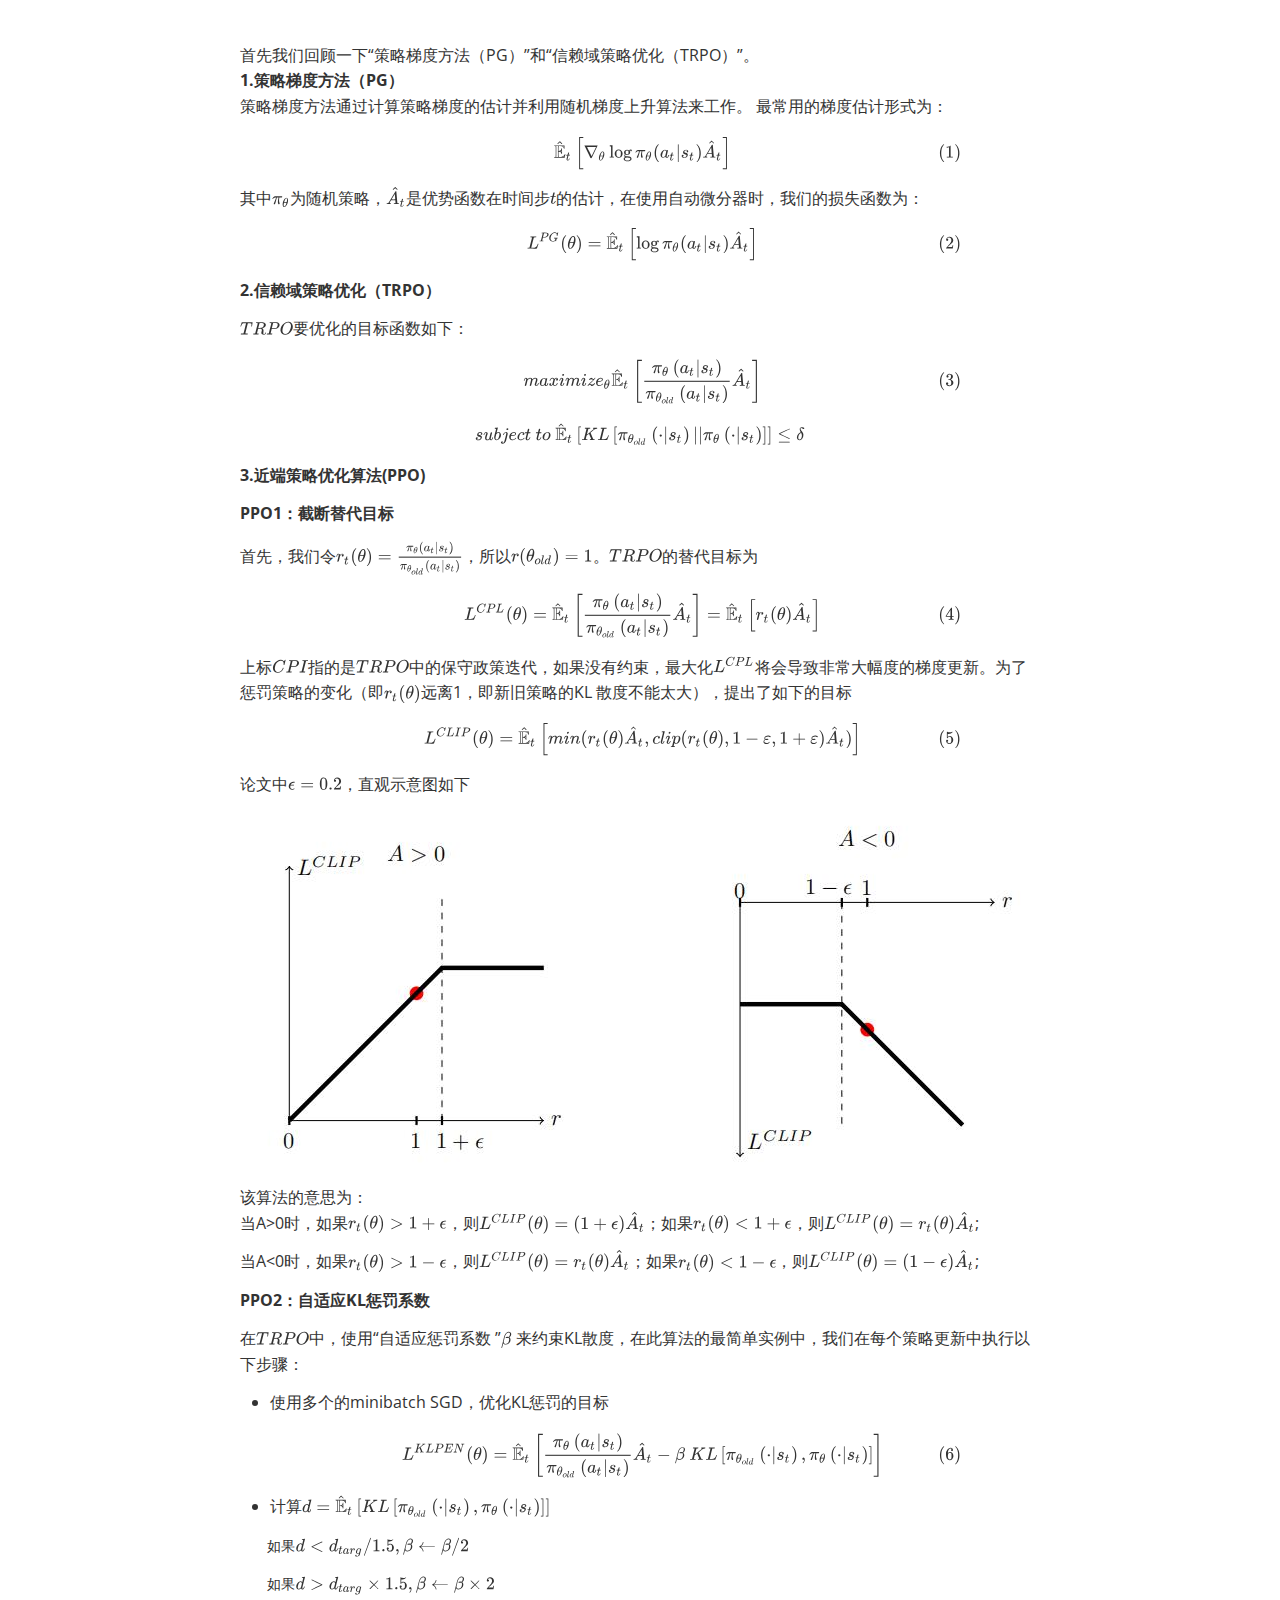
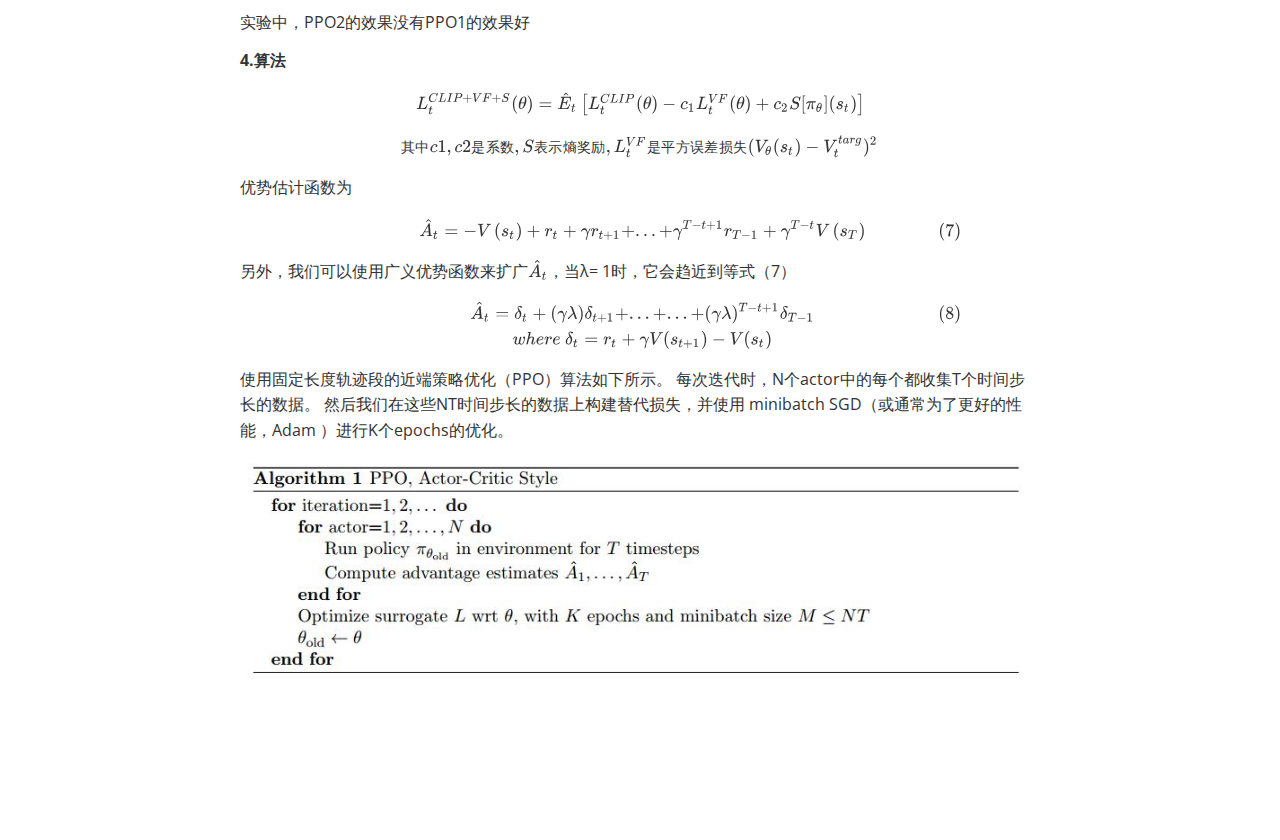
<file: notes/files/ppo/PPO.html>
<!doctype html>
<html>
<head>
<meta charset='UTF-8'><meta name='viewport' content='width=device-width initial-scale=1'>
<title>PPO</title><link href='https://fonts.loli.net/css?family=Open+Sans:400italic,700italic,700,400&subset=latin,latin-ext' rel='stylesheet' type='text/css' /><style type='text/css'>html {overflow-x: initial !important;}:root { --bg-color:#ffffff; --text-color:#333333; --select-text-bg-color:#B5D6FC; --select-text-font-color:auto; --monospace:"Lucida Console",Consolas,"Courier",monospace; }
html { font-size: 14px; background-color: var(--bg-color); color: var(--text-color); font-family: "Helvetica Neue", Helvetica, Arial, sans-serif; -webkit-font-smoothing: antialiased; }
body { margin: 0px; padding: 0px; height: auto; bottom: 0px; top: 0px; left: 0px; right: 0px; font-size: 1rem; line-height: 1.42857; overflow-x: hidden; background: inherit; tab-size: 4; }
iframe { margin: auto; }
a.url { word-break: break-all; }
a:active, a:hover { outline: 0px; }
.in-text-selection, ::selection { text-shadow: none; background: var(--select-text-bg-color); color: var(--select-text-font-color); }
#write { margin: 0px auto; height: auto; width: inherit; word-break: normal; overflow-wrap: break-word; position: relative; white-space: normal; overflow-x: visible; padding-top: 40px; }
#write.first-line-indent p { text-indent: 2em; }
#write.first-line-indent li p, #write.first-line-indent p * { text-indent: 0px; }
#write.first-line-indent li { margin-left: 2em; }
.for-image #write { padding-left: 8px; padding-right: 8px; }
body.typora-export { padding-left: 30px; padding-right: 30px; }
.typora-export .footnote-line, .typora-export li, .typora-export p { white-space: pre-wrap; }
@media screen and (max-width: 500px) {
  body.typora-export { padding-left: 0px; padding-right: 0px; }
  #write { padding-left: 20px; padding-right: 20px; }
  .CodeMirror-sizer { margin-left: 0px !important; }
  .CodeMirror-gutters { display: none !important; }
}
#write li > figure:last-child { margin-bottom: 0.5rem; }
#write ol, #write ul { position: relative; }
img { max-width: 100%; vertical-align: middle; }
button, input, select, textarea { color: inherit; font: inherit; }
input[type="checkbox"], input[type="radio"] { line-height: normal; padding: 0px; }
*, ::after, ::before { box-sizing: border-box; }
#write h1, #write h2, #write h3, #write h4, #write h5, #write h6, #write p, #write pre { width: inherit; }
#write h1, #write h2, #write h3, #write h4, #write h5, #write h6, #write p { position: relative; }
p { line-height: inherit; }
h1, h2, h3, h4, h5, h6 { break-after: avoid-page; break-inside: avoid; orphans: 2; }
p { orphans: 4; }
h1 { font-size: 2rem; }
h2 { font-size: 1.8rem; }
h3 { font-size: 1.6rem; }
h4 { font-size: 1.4rem; }
h5 { font-size: 1.2rem; }
h6 { font-size: 1rem; }
.md-math-block, .md-rawblock, h1, h2, h3, h4, h5, h6, p { margin-top: 1rem; margin-bottom: 1rem; }
.hidden { display: none; }
.md-blockmeta { color: rgb(204, 204, 204); font-weight: 700; font-style: italic; }
a { cursor: pointer; }
sup.md-footnote { padding: 2px 4px; background-color: rgba(238, 238, 238, 0.7); color: rgb(85, 85, 85); border-radius: 4px; cursor: pointer; }
sup.md-footnote a, sup.md-footnote a:hover { color: inherit; text-transform: inherit; text-decoration: inherit; }
#write input[type="checkbox"] { cursor: pointer; width: inherit; height: inherit; }
figure { overflow-x: auto; margin: 1.2em 0px; max-width: calc(100% + 16px); padding: 0px; }
figure > table { margin: 0px !important; }
tr { break-inside: avoid; break-after: auto; }
thead { display: table-header-group; }
table { border-collapse: collapse; border-spacing: 0px; width: 100%; overflow: auto; break-inside: auto; text-align: left; }
table.md-table td { min-width: 32px; }
.CodeMirror-gutters { border-right: 0px; background-color: inherit; }
.CodeMirror-linenumber { user-select: none; }
.CodeMirror { text-align: left; }
.CodeMirror-placeholder { opacity: 0.3; }
.CodeMirror pre { padding: 0px 4px; }
.CodeMirror-lines { padding: 0px; }
div.hr:focus { cursor: none; }
#write pre { white-space: pre-wrap; }
#write.fences-no-line-wrapping pre { white-space: pre; }
#write pre.ty-contain-cm { white-space: normal; }
.CodeMirror-gutters { margin-right: 4px; }
.md-fences { font-size: 0.9rem; display: block; break-inside: avoid; text-align: left; overflow: visible; white-space: pre; background: inherit; position: relative !important; }
.md-diagram-panel { width: 100%; margin-top: 10px; text-align: center; padding-top: 0px; padding-bottom: 8px; overflow-x: auto; }
#write .md-fences.mock-cm { white-space: pre-wrap; }
.md-fences.md-fences-with-lineno { padding-left: 0px; }
#write.fences-no-line-wrapping .md-fences.mock-cm { white-space: pre; overflow-x: auto; }
.md-fences.mock-cm.md-fences-with-lineno { padding-left: 8px; }
.CodeMirror-line, twitterwidget { break-inside: avoid; }
.footnotes { opacity: 0.8; font-size: 0.9rem; margin-top: 1em; margin-bottom: 1em; }
.footnotes + .footnotes { margin-top: 0px; }
.md-reset { margin: 0px; padding: 0px; border: 0px; outline: 0px; vertical-align: top; background: 0px 0px; text-decoration: none; text-shadow: none; float: none; position: static; width: auto; height: auto; white-space: nowrap; cursor: inherit; -webkit-tap-highlight-color: transparent; line-height: normal; font-weight: 400; text-align: left; box-sizing: content-box; direction: ltr; }
li div { padding-top: 0px; }
blockquote { margin: 1rem 0px; }
li .mathjax-block, li p { margin: 0.5rem 0px; }
li { margin: 0px; position: relative; }
blockquote > :last-child { margin-bottom: 0px; }
blockquote > :first-child, li > :first-child { margin-top: 0px; }
.footnotes-area { color: rgb(136, 136, 136); margin-top: 0.714rem; padding-bottom: 0.143rem; white-space: normal; }
#write .footnote-line { white-space: pre-wrap; }
@media print {
  body, html { border: 1px solid transparent; height: 99%; break-after: avoid; break-before: avoid; }
  #write { margin-top: 0px; padding-top: 0px; border-color: transparent !important; }
  .typora-export * { -webkit-print-color-adjust: exact; }
  html.blink-to-pdf { font-size: 13px; }
  .typora-export #write { padding-left: 32px; padding-right: 32px; padding-bottom: 0px; break-after: avoid; }
  .typora-export #write::after { height: 0px; }
}
.footnote-line { margin-top: 0.714em; font-size: 0.7em; }
a img, img a { cursor: pointer; }
pre.md-meta-block { font-size: 0.8rem; min-height: 0.8rem; white-space: pre-wrap; background: rgb(204, 204, 204); display: block; overflow-x: hidden; }
p > .md-image:only-child:not(.md-img-error) img, p > img:only-child { display: block; margin: auto; }
p > .md-image:only-child { display: inline-block; width: 100%; }
#write .MathJax_Display { margin: 0.8em 0px 0px; }
.md-math-block { width: 100%; }
.md-math-block:not(:empty)::after { display: none; }
[contenteditable="true"]:active, [contenteditable="true"]:focus, [contenteditable="false"]:active, [contenteditable="false"]:focus { outline: 0px; box-shadow: none; }
.md-task-list-item { position: relative; list-style-type: none; }
.task-list-item.md-task-list-item { padding-left: 0px; }
.md-task-list-item > input { position: absolute; top: 0px; left: 0px; margin-left: -1.2em; margin-top: calc(1em - 10px); border: none; }
.math { font-size: 1rem; }
.md-toc { min-height: 3.58rem; position: relative; font-size: 0.9rem; border-radius: 10px; }
.md-toc-content { position: relative; margin-left: 0px; }
.md-toc-content::after, .md-toc::after { display: none; }
.md-toc-item { display: block; color: rgb(65, 131, 196); }
.md-toc-item a { text-decoration: none; }
.md-toc-inner:hover { text-decoration: underline; }
.md-toc-inner { display: inline-block; cursor: pointer; }
.md-toc-h1 .md-toc-inner { margin-left: 0px; font-weight: 700; }
.md-toc-h2 .md-toc-inner { margin-left: 2em; }
.md-toc-h3 .md-toc-inner { margin-left: 4em; }
.md-toc-h4 .md-toc-inner { margin-left: 6em; }
.md-toc-h5 .md-toc-inner { margin-left: 8em; }
.md-toc-h6 .md-toc-inner { margin-left: 10em; }
@media screen and (max-width: 48em) {
  .md-toc-h3 .md-toc-inner { margin-left: 3.5em; }
  .md-toc-h4 .md-toc-inner { margin-left: 5em; }
  .md-toc-h5 .md-toc-inner { margin-left: 6.5em; }
  .md-toc-h6 .md-toc-inner { margin-left: 8em; }
}
a.md-toc-inner { font-size: inherit; font-style: inherit; font-weight: inherit; line-height: inherit; }
.footnote-line a:not(.reversefootnote) { color: inherit; }
.md-attr { display: none; }
.md-fn-count::after { content: "."; }
code, pre, samp, tt { font-family: var(--monospace); }
kbd { margin: 0px 0.1em; padding: 0.1em 0.6em; font-size: 0.8em; color: rgb(36, 39, 41); background: rgb(255, 255, 255); border: 1px solid rgb(173, 179, 185); border-radius: 3px; box-shadow: rgba(12, 13, 14, 0.2) 0px 1px 0px, rgb(255, 255, 255) 0px 0px 0px 2px inset; white-space: nowrap; vertical-align: middle; }
.md-comment { color: rgb(162, 127, 3); opacity: 0.8; font-family: var(--monospace); }
code { text-align: left; vertical-align: initial; }
a.md-print-anchor { white-space: pre !important; border-width: initial !important; border-style: none !important; border-color: initial !important; display: inline-block !important; position: absolute !important; width: 1px !important; right: 0px !important; outline: 0px !important; background: 0px 0px !important; text-decoration: initial !important; text-shadow: initial !important; }
.md-inline-math .MathJax_SVG .noError { display: none !important; }
.html-for-mac .inline-math-svg .MathJax_SVG { vertical-align: 0.2px; }
.md-math-block .MathJax_SVG_Display { text-align: center; margin: 0px; position: relative; text-indent: 0px; max-width: none; max-height: none; min-height: 0px; min-width: 100%; width: auto; overflow-y: hidden; display: block !important; }
.MathJax_SVG_Display, .md-inline-math .MathJax_SVG_Display { width: auto; margin: inherit; display: inline-block !important; }
.MathJax_SVG .MJX-monospace { font-family: var(--monospace); }
.MathJax_SVG .MJX-sans-serif { font-family: sans-serif; }
.MathJax_SVG { display: inline; font-style: normal; font-weight: 400; line-height: normal; zoom: 90%; text-indent: 0px; text-align: left; text-transform: none; letter-spacing: normal; word-spacing: normal; overflow-wrap: normal; white-space: nowrap; float: none; direction: ltr; max-width: none; max-height: none; min-width: 0px; min-height: 0px; border: 0px; padding: 0px; margin: 0px; }
.MathJax_SVG * { transition: none 0s ease 0s; }
.MathJax_SVG_Display svg { vertical-align: middle !important; margin-bottom: 0px !important; margin-top: 0px !important; }
.os-windows.monocolor-emoji .md-emoji { font-family: "Segoe UI Symbol", sans-serif; }
.md-diagram-panel > svg { max-width: 100%; }
[lang="flow"] svg, [lang="mermaid"] svg { max-width: 100%; height: auto; }
[lang="mermaid"] .node text { font-size: 1rem; }
table tr th { border-bottom: 0px; }
video { max-width: 100%; display: block; margin: 0px auto; }
iframe { max-width: 100%; width: 100%; border: none; }
.highlight td, .highlight tr { border: 0px; }
svg[id^="mermaidChart"] { line-height: 1em; }
mark { background: rgb(255, 255, 0); color: rgb(0, 0, 0); }
.md-html-inline .md-plain, .md-html-inline strong, mark .md-inline-math, mark strong { color: inherit; }
mark .md-meta { color: rgb(0, 0, 0); opacity: 0.3 !important; }


:root {
    --side-bar-bg-color: #fafafa;
    --control-text-color: #777;
}

@include-when-export url(https://fonts.loli.net/css?family=Open+Sans:400italic,700italic,700,400&subset=latin,latin-ext);

html {
    font-size: 16px;
}

body {
    font-family: "Open Sans","Clear Sans","Helvetica Neue",Helvetica,Arial,sans-serif;
    color: rgb(51, 51, 51);
    line-height: 1.6;
}

#write {
    max-width: 860px;
  	margin: 0 auto;
  	padding: 30px;
    padding-bottom: 100px;
}
#write > ul:first-child,
#write > ol:first-child{
    margin-top: 30px;
}

a {
    color: #4183C4;
}
h1,
h2,
h3,
h4,
h5,
h6 {
    position: relative;
    margin-top: 1rem;
    margin-bottom: 1rem;
    font-weight: bold;
    line-height: 1.4;
    cursor: text;
}
h1:hover a.anchor,
h2:hover a.anchor,
h3:hover a.anchor,
h4:hover a.anchor,
h5:hover a.anchor,
h6:hover a.anchor {
    text-decoration: none;
}
h1 tt,
h1 code {
    font-size: inherit;
}
h2 tt,
h2 code {
    font-size: inherit;
}
h3 tt,
h3 code {
    font-size: inherit;
}
h4 tt,
h4 code {
    font-size: inherit;
}
h5 tt,
h5 code {
    font-size: inherit;
}
h6 tt,
h6 code {
    font-size: inherit;
}
h1 {
    padding-bottom: .3em;
    font-size: 2.25em;
    line-height: 1.2;
    border-bottom: 1px solid #eee;
}
h2 {
   padding-bottom: .3em;
    font-size: 1.75em;
    line-height: 1.225;
    border-bottom: 1px solid #eee;
}
h3 {
    font-size: 1.5em;
    line-height: 1.43;
}
h4 {
    font-size: 1.25em;
}
h5 {
    font-size: 1em;
}
h6 {
   font-size: 1em;
    color: #777;
}
p,
blockquote,
ul,
ol,
dl,
table{
    margin: 0.8em 0;
}
li>ol,
li>ul {
    margin: 0 0;
}
hr {
    height: 2px;
    padding: 0;
    margin: 16px 0;
    background-color: #e7e7e7;
    border: 0 none;
    overflow: hidden;
    box-sizing: content-box;
}

li p.first {
    display: inline-block;
}
ul,
ol {
    padding-left: 30px;
}
ul:first-child,
ol:first-child {
    margin-top: 0;
}
ul:last-child,
ol:last-child {
    margin-bottom: 0;
}
blockquote {
    border-left: 4px solid #dfe2e5;
    padding: 0 15px;
    color: #777777;
}
blockquote blockquote {
    padding-right: 0;
}
table {
    padding: 0;
    word-break: initial;
}
table tr {
    border-top: 1px solid #dfe2e5;
    margin: 0;
    padding: 0;
}
table tr:nth-child(2n),
thead {
    background-color: #f8f8f8;
}
table tr th {
    font-weight: bold;
    border: 1px solid #dfe2e5;
    border-bottom: 0;
    margin: 0;
    padding: 6px 13px;
}
table tr td {
    border: 1px solid #dfe2e5;
    margin: 0;
    padding: 6px 13px;
}
table tr th:first-child,
table tr td:first-child {
    margin-top: 0;
}
table tr th:last-child,
table tr td:last-child {
    margin-bottom: 0;
}

.CodeMirror-lines {
    padding-left: 4px;
}

.code-tooltip {
    box-shadow: 0 1px 1px 0 rgba(0,28,36,.3);
    border-top: 1px solid #eef2f2;
}

.md-fences,
code,
tt {
    border: 1px solid #e7eaed;
    background-color: #f8f8f8;
    border-radius: 3px;
    padding: 0;
    padding: 2px 4px 0px 4px;
    font-size: 0.9em;
}

code {
    background-color: #f3f4f4;
    padding: 0 2px 0 2px;
}

.md-fences {
    margin-bottom: 15px;
    margin-top: 15px;
    padding-top: 8px;
    padding-bottom: 6px;
}


.md-task-list-item > input {
  margin-left: -1.3em;
}

@media print {
    html {
        font-size: 13px;
    }
    table,
    pre {
        page-break-inside: avoid;
    }
    pre {
        word-wrap: break-word;
    }
}

.md-fences {
	background-color: #f8f8f8;
}
#write pre.md-meta-block {
	padding: 1rem;
    font-size: 85%;
    line-height: 1.45;
    background-color: #f7f7f7;
    border: 0;
    border-radius: 3px;
    color: #777777;
    margin-top: 0 !important;
}

.mathjax-block>.code-tooltip {
	bottom: .375rem;
}

.md-mathjax-midline {
    background: #fafafa;
}

#write>h3.md-focus:before{
	left: -1.5625rem;
	top: .375rem;
}
#write>h4.md-focus:before{
	left: -1.5625rem;
	top: .285714286rem;
}
#write>h5.md-focus:before{
	left: -1.5625rem;
	top: .285714286rem;
}
#write>h6.md-focus:before{
	left: -1.5625rem;
	top: .285714286rem;
}
.md-image>.md-meta {
    /*border: 1px solid #ddd;*/
    border-radius: 3px;
    padding: 2px 0px 0px 4px;
    font-size: 0.9em;
    color: inherit;
}

.md-tag {
    color: #a7a7a7;
    opacity: 1;
}

.md-toc { 
    margin-top:20px;
    padding-bottom:20px;
}

.sidebar-tabs {
    border-bottom: none;
}

#typora-quick-open {
    border: 1px solid #ddd;
    background-color: #f8f8f8;
}

#typora-quick-open-item {
    background-color: #FAFAFA;
    border-color: #FEFEFE #e5e5e5 #e5e5e5 #eee;
    border-style: solid;
    border-width: 1px;
}

/** focus mode */
.on-focus-mode blockquote {
    border-left-color: rgba(85, 85, 85, 0.12);
}

header, .context-menu, .megamenu-content, footer{
    font-family: "Segoe UI", "Arial", sans-serif;
}

.file-node-content:hover .file-node-icon,
.file-node-content:hover .file-node-open-state{
    visibility: visible;
}

.mac-seamless-mode #typora-sidebar {
    background-color: #fafafa;
    background-color: var(--side-bar-bg-color);
}

.md-lang {
    color: #b4654d;
}

.html-for-mac .context-menu {
    --item-hover-bg-color: #E6F0FE;
}

#md-notification .btn {
    border: 0;
}

.dropdown-menu .divider {
    border-color: #e5e5e5;
}

.ty-preferences .window-content {
    background-color: #fafafa;
}

.ty-preferences .nav-group-item.active {
    color: white;
    background: #999;
}


</style>
</head>
<body class='typora-export os-windows' >
<div  id='write'  class = 'is-node'><p><span>首先我们回顾一下“策略梯度方法（PG）”和“信赖域策略优化（TRPO）”。</span>
<strong><span>1.策略梯度方法（PG）</span></strong>
<span>策略梯度方法通过计算策略梯度的估计并利用随机梯度上升算法来工作。 最常用的梯度估计形式为：</span></p><div contenteditable="false" spellcheck="false" class="mathjax-block md-end-block md-math-block md-rawblock" id="mathjax-n2" cid="n2" mdtype="math_block"><div class="md-rawblock-container md-math-container" tabindex="-1"><div class="MathJax_SVG_Display"><span class="MathJax_SVG" id="MathJax-Element-1-Frame" tabindex="-1" style="font-size: 100%; display: inline-block;"><svg xmlns:xlink="http://www.w3.org/1999/xlink" width="83.463ex" height="4.445ex" viewBox="0 -1208.2 35935.3 1913.9" role="img" focusable="false" style="vertical-align: -1.639ex; max-width: 100%;"><defs><path stroke-width="0" id="E1-MJMAIN-28" d="M94 250Q94 319 104 381T127 488T164 576T202 643T244 695T277 729T302 750H315H319Q333 750 333 741Q333 738 316 720T275 667T226 581T184 443T167 250T184 58T225 -81T274 -167T316 -220T333 -241Q333 -250 318 -250H315H302L274 -226Q180 -141 137 -14T94 250Z"></path><path stroke-width="0" id="E1-MJMAIN-31" d="M213 578L200 573Q186 568 160 563T102 556H83V602H102Q149 604 189 617T245 641T273 663Q275 666 285 666Q294 666 302 660V361L303 61Q310 54 315 52T339 48T401 46H427V0H416Q395 3 257 3Q121 3 100 0H88V46H114Q136 46 152 46T177 47T193 50T201 52T207 57T213 61V578Z"></path><path stroke-width="0" id="E1-MJMAIN-29" d="M60 749L64 750Q69 750 74 750H86L114 726Q208 641 251 514T294 250Q294 182 284 119T261 12T224 -76T186 -143T145 -194T113 -227T90 -246Q87 -249 86 -250H74Q66 -250 63 -250T58 -247T55 -238Q56 -237 66 -225Q221 -64 221 250T66 725Q56 737 55 738Q55 746 60 749Z"></path><path stroke-width="0" id="E1-MJAMS-45" d="M12 666Q12 675 24 683H582Q590 680 593 672V588Q593 514 591 502T575 490Q567 490 563 495T555 517Q552 556 517 590Q486 623 445 634T340 648H282Q266 636 264 620T260 492V370H277Q329 375 358 391T404 439Q420 480 420 506Q420 529 436 529Q445 529 451 521Q455 517 455 361Q455 333 455 298T456 253Q456 217 453 207T437 197Q420 196 420 217Q420 240 406 270Q377 328 284 335H260V201Q261 174 261 134Q262 73 264 61T278 38Q281 36 282 35H331Q400 35 449 50Q571 93 602 179Q605 203 622 203Q629 203 634 197T640 183Q638 181 624 95T604 3L600 -1H24Q12 5 12 16Q12 35 51 35Q92 38 97 52Q102 60 102 341T97 632Q91 645 51 648Q12 648 12 666ZM137 341Q137 131 136 89T130 37Q129 36 129 35H235Q233 41 231 48L226 61V623L231 635L235 648H129Q132 641 133 638T135 603T137 517T137 341ZM557 603V648H504Q504 646 515 639Q527 634 542 619L557 603ZM420 317V397L406 383Q394 370 380 363L366 355Q373 350 382 346Q400 333 409 328L420 317ZM582 61L586 88Q585 88 582 83Q557 61 526 46L511 37L542 35H577Q577 36 578 39T580 49T582 61Z"></path><path stroke-width="0" id="E1-MJMAIN-5E" d="M112 560L249 694L257 686Q387 562 387 560L361 531Q359 532 303 581L250 627L195 580Q182 569 169 557T148 538L140 532Q138 530 125 546L112 560Z"></path><path stroke-width="0" id="E1-MJMATHI-74" d="M26 385Q19 392 19 395Q19 399 22 411T27 425Q29 430 36 430T87 431H140L159 511Q162 522 166 540T173 566T179 586T187 603T197 615T211 624T229 626Q247 625 254 615T261 596Q261 589 252 549T232 470L222 433Q222 431 272 431H323Q330 424 330 420Q330 398 317 385H210L174 240Q135 80 135 68Q135 26 162 26Q197 26 230 60T283 144Q285 150 288 151T303 153H307Q322 153 322 145Q322 142 319 133Q314 117 301 95T267 48T216 6T155 -11Q125 -11 98 4T59 56Q57 64 57 83V101L92 241Q127 382 128 383Q128 385 77 385H26Z"></path><path stroke-width="0" id="E1-MJMAIN-5B" d="M118 -250V750H255V710H158V-210H255V-250H118Z"></path><path stroke-width="0" id="E1-MJMAIN-2207" d="M46 676Q46 679 51 683H781Q786 679 786 676Q786 674 617 326T444 -26Q439 -33 416 -33T388 -26Q385 -22 216 326T46 676ZM697 596Q697 597 445 597T193 596Q195 591 319 336T445 80L697 596Z"></path><path stroke-width="0" id="E1-MJMATHI-3B8" d="M35 200Q35 302 74 415T180 610T319 704Q320 704 327 704T339 705Q393 701 423 656Q462 596 462 495Q462 380 417 261T302 66T168 -10H161Q125 -10 99 10T60 63T41 130T35 200ZM383 566Q383 668 330 668Q294 668 260 623T204 521T170 421T157 371Q206 370 254 370L351 371Q352 372 359 404T375 484T383 566ZM113 132Q113 26 166 26Q181 26 198 36T239 74T287 161T335 307L340 324H145Q145 321 136 286T120 208T113 132Z"></path><path stroke-width="0" id="E1-MJMAIN-6C" d="M42 46H56Q95 46 103 60V68Q103 77 103 91T103 124T104 167T104 217T104 272T104 329Q104 366 104 407T104 482T104 542T103 586T103 603Q100 622 89 628T44 637H26V660Q26 683 28 683L38 684Q48 685 67 686T104 688Q121 689 141 690T171 693T182 694H185V379Q185 62 186 60Q190 52 198 49Q219 46 247 46H263V0H255L232 1Q209 2 183 2T145 3T107 3T57 1L34 0H26V46H42Z"></path><path stroke-width="0" id="E1-MJMAIN-6F" d="M28 214Q28 309 93 378T250 448Q340 448 405 380T471 215Q471 120 407 55T250 -10Q153 -10 91 57T28 214ZM250 30Q372 30 372 193V225V250Q372 272 371 288T364 326T348 362T317 390T268 410Q263 411 252 411Q222 411 195 399Q152 377 139 338T126 246V226Q126 130 145 91Q177 30 250 30Z"></path><path stroke-width="0" id="E1-MJMAIN-67" d="M329 409Q373 453 429 453Q459 453 472 434T485 396Q485 382 476 371T449 360Q416 360 412 390Q410 404 415 411Q415 412 416 414V415Q388 412 363 393Q355 388 355 386Q355 385 359 381T368 369T379 351T388 325T392 292Q392 230 343 187T222 143Q172 143 123 171Q112 153 112 133Q112 98 138 81Q147 75 155 75T227 73Q311 72 335 67Q396 58 431 26Q470 -13 470 -72Q470 -139 392 -175Q332 -206 250 -206Q167 -206 107 -175Q29 -140 29 -75Q29 -39 50 -15T92 18L103 24Q67 55 67 108Q67 155 96 193Q52 237 52 292Q52 355 102 398T223 442Q274 442 318 416L329 409ZM299 343Q294 371 273 387T221 404Q192 404 171 388T145 343Q142 326 142 292Q142 248 149 227T179 192Q196 182 222 182Q244 182 260 189T283 207T294 227T299 242Q302 258 302 292T299 343ZM403 -75Q403 -50 389 -34T348 -11T299 -2T245 0H218Q151 0 138 -6Q118 -15 107 -34T95 -74Q95 -84 101 -97T122 -127T170 -155T250 -167Q319 -167 361 -139T403 -75Z"></path><path stroke-width="0" id="E1-MJMATHI-3C0" d="M132 -11Q98 -11 98 22V33L111 61Q186 219 220 334L228 358H196Q158 358 142 355T103 336Q92 329 81 318T62 297T53 285Q51 284 38 284Q19 284 19 294Q19 300 38 329T93 391T164 429Q171 431 389 431Q549 431 553 430Q573 423 573 402Q573 371 541 360Q535 358 472 358H408L405 341Q393 269 393 222Q393 170 402 129T421 65T431 37Q431 20 417 5T381 -10Q370 -10 363 -7T347 17T331 77Q330 86 330 121Q330 170 339 226T357 318T367 358H269L268 354Q268 351 249 275T206 114T175 17Q164 -11 132 -11Z"></path><path stroke-width="0" id="E1-MJMATHI-61" d="M33 157Q33 258 109 349T280 441Q331 441 370 392Q386 422 416 422Q429 422 439 414T449 394Q449 381 412 234T374 68Q374 43 381 35T402 26Q411 27 422 35Q443 55 463 131Q469 151 473 152Q475 153 483 153H487Q506 153 506 144Q506 138 501 117T481 63T449 13Q436 0 417 -8Q409 -10 393 -10Q359 -10 336 5T306 36L300 51Q299 52 296 50Q294 48 292 46Q233 -10 172 -10Q117 -10 75 30T33 157ZM351 328Q351 334 346 350T323 385T277 405Q242 405 210 374T160 293Q131 214 119 129Q119 126 119 118T118 106Q118 61 136 44T179 26Q217 26 254 59T298 110Q300 114 325 217T351 328Z"></path><path stroke-width="0" id="E1-MJMAIN-7C" d="M139 -249H137Q125 -249 119 -235V251L120 737Q130 750 139 750Q152 750 159 735V-235Q151 -249 141 -249H139Z"></path><path stroke-width="0" id="E1-MJMATHI-73" d="M131 289Q131 321 147 354T203 415T300 442Q362 442 390 415T419 355Q419 323 402 308T364 292Q351 292 340 300T328 326Q328 342 337 354T354 372T367 378Q368 378 368 379Q368 382 361 388T336 399T297 405Q249 405 227 379T204 326Q204 301 223 291T278 274T330 259Q396 230 396 163Q396 135 385 107T352 51T289 7T195 -10Q118 -10 86 19T53 87Q53 126 74 143T118 160Q133 160 146 151T160 120Q160 94 142 76T111 58Q109 57 108 57T107 55Q108 52 115 47T146 34T201 27Q237 27 263 38T301 66T318 97T323 122Q323 150 302 164T254 181T195 196T148 231Q131 256 131 289Z"></path><path stroke-width="0" id="E1-MJMATHI-41" d="M208 74Q208 50 254 46Q272 46 272 35Q272 34 270 22Q267 8 264 4T251 0Q249 0 239 0T205 1T141 2Q70 2 50 0H42Q35 7 35 11Q37 38 48 46H62Q132 49 164 96Q170 102 345 401T523 704Q530 716 547 716H555H572Q578 707 578 706L606 383Q634 60 636 57Q641 46 701 46Q726 46 726 36Q726 34 723 22Q720 7 718 4T704 0Q701 0 690 0T651 1T578 2Q484 2 455 0H443Q437 6 437 9T439 27Q443 40 445 43L449 46H469Q523 49 533 63L521 213H283L249 155Q208 86 208 74ZM516 260Q516 271 504 416T490 562L463 519Q447 492 400 412L310 260L413 259Q516 259 516 260Z"></path><path stroke-width="0" id="E1-MJMAIN-5D" d="M22 710V750H159V-250H22V-210H119V710H22Z"></path><path stroke-width="0" id="E1-MJSZ2-5B" d="M224 -649V1150H455V1099H275V-598H455V-649H224Z"></path><path stroke-width="0" id="E1-MJSZ2-5D" d="M16 1099V1150H247V-649H16V-598H196V1099H16Z"></path></defs><g stroke="currentColor" fill="currentColor" stroke-width="0" transform="matrix(1 0 0 -1 0 0)"><g transform="translate(34657,0)"><g id="mjx-eqn-1"><use xlink:href="#E1-MJMAIN-28"></use><use xlink:href="#E1-MJMAIN-31" x="389" y="0"></use><use xlink:href="#E1-MJMAIN-29" x="889" y="0"></use></g></g><g transform="translate(13194,0)"><g transform="translate(-15,0)"><use xlink:href="#E1-MJAMS-45" x="0" y="0"></use><use xlink:href="#E1-MJMAIN-5E" x="83" y="227"></use><use transform="scale(0.707)" xlink:href="#E1-MJMATHI-74" x="943" y="-213"></use><g transform="translate(1188,0)"><use xlink:href="#E1-MJSZ2-5B"></use><g transform="translate(472,0)"><use xlink:href="#E1-MJMAIN-2207" x="0" y="0"></use><use transform="scale(0.707)" xlink:href="#E1-MJMATHI-3B8" x="1178" y="-218"></use></g><g transform="translate(1903,0)"><use xlink:href="#E1-MJMAIN-6C"></use><use xlink:href="#E1-MJMAIN-6F" x="278" y="0"></use><use xlink:href="#E1-MJMAIN-67" x="778" y="0"></use></g><g transform="translate(3347,0)"><use xlink:href="#E1-MJMATHI-3C0" x="0" y="0"></use><use transform="scale(0.707)" xlink:href="#E1-MJMATHI-3B8" x="806" y="-218"></use></g><use xlink:href="#E1-MJMAIN-28" x="4349" y="0"></use><g transform="translate(4738,0)"><use xlink:href="#E1-MJMATHI-61" x="0" y="0"></use><use transform="scale(0.707)" xlink:href="#E1-MJMATHI-74" x="748" y="-213"></use></g><use xlink:href="#E1-MJMAIN-7C" x="5622" y="0"></use><g transform="translate(5900,0)"><use xlink:href="#E1-MJMATHI-73" x="0" y="0"></use><use transform="scale(0.707)" xlink:href="#E1-MJMATHI-74" x="663" y="-213"></use></g><use xlink:href="#E1-MJMAIN-29" x="6725" y="0"></use><g transform="translate(7114,0)"><use xlink:href="#E1-MJMATHI-41" x="0" y="0"></use><use xlink:href="#E1-MJMAIN-5E" x="264" y="260"></use><use transform="scale(0.707)" xlink:href="#E1-MJMATHI-74" x="1080" y="-213"></use></g><use xlink:href="#E1-MJSZ2-5D" x="8233" y="-1"></use></g></g></g></g></svg></span></div><script type="math/tex; mode=display" id="MathJax-Element-1">\hat{\mathbb{E}}_t\left[\nabla_\theta\log \pi_\theta(a_{t}|s_{t})\hat{A}_t\right]\tag{1}</script></div></div><p><span>其中</span><span class="MathJax_SVG" tabindex="-1" style="font-size: 100%; display: inline-block;"><svg xmlns:xlink="http://www.w3.org/1999/xlink" width="2.326ex" height="1.76ex" viewBox="0 -504.6 1001.6 757.9" role="img" focusable="false" style="vertical-align: -0.588ex;"><defs><path stroke-width="0" id="E12-MJMATHI-3C0" d="M132 -11Q98 -11 98 22V33L111 61Q186 219 220 334L228 358H196Q158 358 142 355T103 336Q92 329 81 318T62 297T53 285Q51 284 38 284Q19 284 19 294Q19 300 38 329T93 391T164 429Q171 431 389 431Q549 431 553 430Q573 423 573 402Q573 371 541 360Q535 358 472 358H408L405 341Q393 269 393 222Q393 170 402 129T421 65T431 37Q431 20 417 5T381 -10Q370 -10 363 -7T347 17T331 77Q330 86 330 121Q330 170 339 226T357 318T367 358H269L268 354Q268 351 249 275T206 114T175 17Q164 -11 132 -11Z"></path><path stroke-width="0" id="E12-MJMATHI-3B8" d="M35 200Q35 302 74 415T180 610T319 704Q320 704 327 704T339 705Q393 701 423 656Q462 596 462 495Q462 380 417 261T302 66T168 -10H161Q125 -10 99 10T60 63T41 130T35 200ZM383 566Q383 668 330 668Q294 668 260 623T204 521T170 421T157 371Q206 370 254 370L351 371Q352 372 359 404T375 484T383 566ZM113 132Q113 26 166 26Q181 26 198 36T239 74T287 161T335 307L340 324H145Q145 321 136 286T120 208T113 132Z"></path></defs><g stroke="currentColor" fill="currentColor" stroke-width="0" transform="matrix(1 0 0 -1 0 0)"><use xlink:href="#E12-MJMATHI-3C0" x="0" y="0"></use><use transform="scale(0.707)" xlink:href="#E12-MJMATHI-3B8" x="806" y="-218"></use></g></svg></span><script type="math/tex">\pi_\theta</script><span>为随机策略，</span><span class="MathJax_SVG" tabindex="-1" style="font-size: 100%; display: inline-block;"><svg xmlns:xlink="http://www.w3.org/1999/xlink" width="2.6ex" height="2.928ex" viewBox="0 -1007.2 1119.3 1260.5" role="img" focusable="false" style="vertical-align: -0.588ex;"><defs><path stroke-width="0" id="E13-MJMATHI-41" d="M208 74Q208 50 254 46Q272 46 272 35Q272 34 270 22Q267 8 264 4T251 0Q249 0 239 0T205 1T141 2Q70 2 50 0H42Q35 7 35 11Q37 38 48 46H62Q132 49 164 96Q170 102 345 401T523 704Q530 716 547 716H555H572Q578 707 578 706L606 383Q634 60 636 57Q641 46 701 46Q726 46 726 36Q726 34 723 22Q720 7 718 4T704 0Q701 0 690 0T651 1T578 2Q484 2 455 0H443Q437 6 437 9T439 27Q443 40 445 43L449 46H469Q523 49 533 63L521 213H283L249 155Q208 86 208 74ZM516 260Q516 271 504 416T490 562L463 519Q447 492 400 412L310 260L413 259Q516 259 516 260Z"></path><path stroke-width="0" id="E13-MJMAIN-5E" d="M112 560L249 694L257 686Q387 562 387 560L361 531Q359 532 303 581L250 627L195 580Q182 569 169 557T148 538L140 532Q138 530 125 546L112 560Z"></path><path stroke-width="0" id="E13-MJMATHI-74" d="M26 385Q19 392 19 395Q19 399 22 411T27 425Q29 430 36 430T87 431H140L159 511Q162 522 166 540T173 566T179 586T187 603T197 615T211 624T229 626Q247 625 254 615T261 596Q261 589 252 549T232 470L222 433Q222 431 272 431H323Q330 424 330 420Q330 398 317 385H210L174 240Q135 80 135 68Q135 26 162 26Q197 26 230 60T283 144Q285 150 288 151T303 153H307Q322 153 322 145Q322 142 319 133Q314 117 301 95T267 48T216 6T155 -11Q125 -11 98 4T59 56Q57 64 57 83V101L92 241Q127 382 128 383Q128 385 77 385H26Z"></path></defs><g stroke="currentColor" fill="currentColor" stroke-width="0" transform="matrix(1 0 0 -1 0 0)"><use xlink:href="#E13-MJMATHI-41" x="0" y="0"></use><use xlink:href="#E13-MJMAIN-5E" x="264" y="260"></use><use transform="scale(0.707)" xlink:href="#E13-MJMATHI-74" x="1080" y="-213"></use></g></svg></span><script type="math/tex">\hat{A}_t</script><span>是优势函数在时间步</span><span class="MathJax_SVG" tabindex="-1" style="font-size: 100%; display: inline-block;"><svg xmlns:xlink="http://www.w3.org/1999/xlink" width="0.838ex" height="1.877ex" viewBox="0 -705.6 361 808.1" role="img" focusable="false" style="vertical-align: -0.238ex;"><defs><path stroke-width="0" id="E14-MJMATHI-74" d="M26 385Q19 392 19 395Q19 399 22 411T27 425Q29 430 36 430T87 431H140L159 511Q162 522 166 540T173 566T179 586T187 603T197 615T211 624T229 626Q247 625 254 615T261 596Q261 589 252 549T232 470L222 433Q222 431 272 431H323Q330 424 330 420Q330 398 317 385H210L174 240Q135 80 135 68Q135 26 162 26Q197 26 230 60T283 144Q285 150 288 151T303 153H307Q322 153 322 145Q322 142 319 133Q314 117 301 95T267 48T216 6T155 -11Q125 -11 98 4T59 56Q57 64 57 83V101L92 241Q127 382 128 383Q128 385 77 385H26Z"></path></defs><g stroke="currentColor" fill="currentColor" stroke-width="0" transform="matrix(1 0 0 -1 0 0)"><use xlink:href="#E14-MJMATHI-74" x="0" y="0"></use></g></svg></span><script type="math/tex">t</script><span>的估计，在使用自动微分器时，我们的损失函数为：</span></p><div contenteditable="false" spellcheck="false" class="mathjax-block md-end-block md-math-block md-rawblock" id="mathjax-n4" cid="n4" mdtype="math_block"><div class="md-rawblock-container md-math-container" tabindex="-1"><div class="MathJax_SVG_Display"><span class="MathJax_SVG" id="MathJax-Element-2-Frame" tabindex="-1" style="font-size: 100%; display: inline-block;"><svg xmlns:xlink="http://www.w3.org/1999/xlink" width="83.463ex" height="4.445ex" viewBox="0 -1208.2 35935.3 1913.9" role="img" focusable="false" style="vertical-align: -1.639ex; max-width: 100%;"><defs><path stroke-width="0" id="E2-MJMAIN-28" d="M94 250Q94 319 104 381T127 488T164 576T202 643T244 695T277 729T302 750H315H319Q333 750 333 741Q333 738 316 720T275 667T226 581T184 443T167 250T184 58T225 -81T274 -167T316 -220T333 -241Q333 -250 318 -250H315H302L274 -226Q180 -141 137 -14T94 250Z"></path><path stroke-width="0" id="E2-MJMAIN-32" d="M109 429Q82 429 66 447T50 491Q50 562 103 614T235 666Q326 666 387 610T449 465Q449 422 429 383T381 315T301 241Q265 210 201 149L142 93L218 92Q375 92 385 97Q392 99 409 186V189H449V186Q448 183 436 95T421 3V0H50V19V31Q50 38 56 46T86 81Q115 113 136 137Q145 147 170 174T204 211T233 244T261 278T284 308T305 340T320 369T333 401T340 431T343 464Q343 527 309 573T212 619Q179 619 154 602T119 569T109 550Q109 549 114 549Q132 549 151 535T170 489Q170 464 154 447T109 429Z"></path><path stroke-width="0" id="E2-MJMAIN-29" d="M60 749L64 750Q69 750 74 750H86L114 726Q208 641 251 514T294 250Q294 182 284 119T261 12T224 -76T186 -143T145 -194T113 -227T90 -246Q87 -249 86 -250H74Q66 -250 63 -250T58 -247T55 -238Q56 -237 66 -225Q221 -64 221 250T66 725Q56 737 55 738Q55 746 60 749Z"></path><path stroke-width="0" id="E2-MJMATHI-4C" d="M228 637Q194 637 192 641Q191 643 191 649Q191 673 202 682Q204 683 217 683Q271 680 344 680Q485 680 506 683H518Q524 677 524 674T522 656Q517 641 513 637H475Q406 636 394 628Q387 624 380 600T313 336Q297 271 279 198T252 88L243 52Q243 48 252 48T311 46H328Q360 46 379 47T428 54T478 72T522 106T564 161Q580 191 594 228T611 270Q616 273 628 273H641Q647 264 647 262T627 203T583 83T557 9Q555 4 553 3T537 0T494 -1Q483 -1 418 -1T294 0H116Q32 0 32 10Q32 17 34 24Q39 43 44 45Q48 46 59 46H65Q92 46 125 49Q139 52 144 61Q147 65 216 339T285 628Q285 635 228 637Z"></path><path stroke-width="0" id="E2-MJMATHI-50" d="M287 628Q287 635 230 637Q206 637 199 638T192 648Q192 649 194 659Q200 679 203 681T397 683Q587 682 600 680Q664 669 707 631T751 530Q751 453 685 389Q616 321 507 303Q500 302 402 301H307L277 182Q247 66 247 59Q247 55 248 54T255 50T272 48T305 46H336Q342 37 342 35Q342 19 335 5Q330 0 319 0Q316 0 282 1T182 2Q120 2 87 2T51 1Q33 1 33 11Q33 13 36 25Q40 41 44 43T67 46Q94 46 127 49Q141 52 146 61Q149 65 218 339T287 628ZM645 554Q645 567 643 575T634 597T609 619T560 635Q553 636 480 637Q463 637 445 637T416 636T404 636Q391 635 386 627Q384 621 367 550T332 412T314 344Q314 342 395 342H407H430Q542 342 590 392Q617 419 631 471T645 554Z"></path><path stroke-width="0" id="E2-MJMATHI-47" d="M50 252Q50 367 117 473T286 641T490 704Q580 704 633 653Q642 643 648 636T656 626L657 623Q660 623 684 649Q691 655 699 663T715 679T725 690L740 705H746Q760 705 760 698Q760 694 728 561Q692 422 692 421Q690 416 687 415T669 413H653Q647 419 647 422Q647 423 648 429T650 449T651 481Q651 552 619 605T510 659Q492 659 471 656T418 643T357 615T294 567T236 496T189 394T158 260Q156 242 156 221Q156 173 170 136T206 79T256 45T308 28T353 24Q407 24 452 47T514 106Q517 114 529 161T541 214Q541 222 528 224T468 227H431Q425 233 425 235T427 254Q431 267 437 273H454Q494 271 594 271Q634 271 659 271T695 272T707 272Q721 272 721 263Q721 261 719 249Q714 230 709 228Q706 227 694 227Q674 227 653 224Q646 221 643 215T629 164Q620 131 614 108Q589 6 586 3Q584 1 581 1Q571 1 553 21T530 52Q530 53 528 52T522 47Q448 -22 322 -22Q201 -22 126 55T50 252Z"></path><path stroke-width="0" id="E2-MJMATHI-3B8" d="M35 200Q35 302 74 415T180 610T319 704Q320 704 327 704T339 705Q393 701 423 656Q462 596 462 495Q462 380 417 261T302 66T168 -10H161Q125 -10 99 10T60 63T41 130T35 200ZM383 566Q383 668 330 668Q294 668 260 623T204 521T170 421T157 371Q206 370 254 370L351 371Q352 372 359 404T375 484T383 566ZM113 132Q113 26 166 26Q181 26 198 36T239 74T287 161T335 307L340 324H145Q145 321 136 286T120 208T113 132Z"></path><path stroke-width="0" id="E2-MJMAIN-3D" d="M56 347Q56 360 70 367H707Q722 359 722 347Q722 336 708 328L390 327H72Q56 332 56 347ZM56 153Q56 168 72 173H708Q722 163 722 153Q722 140 707 133H70Q56 140 56 153Z"></path><path stroke-width="0" id="E2-MJAMS-45" d="M12 666Q12 675 24 683H582Q590 680 593 672V588Q593 514 591 502T575 490Q567 490 563 495T555 517Q552 556 517 590Q486 623 445 634T340 648H282Q266 636 264 620T260 492V370H277Q329 375 358 391T404 439Q420 480 420 506Q420 529 436 529Q445 529 451 521Q455 517 455 361Q455 333 455 298T456 253Q456 217 453 207T437 197Q420 196 420 217Q420 240 406 270Q377 328 284 335H260V201Q261 174 261 134Q262 73 264 61T278 38Q281 36 282 35H331Q400 35 449 50Q571 93 602 179Q605 203 622 203Q629 203 634 197T640 183Q638 181 624 95T604 3L600 -1H24Q12 5 12 16Q12 35 51 35Q92 38 97 52Q102 60 102 341T97 632Q91 645 51 648Q12 648 12 666ZM137 341Q137 131 136 89T130 37Q129 36 129 35H235Q233 41 231 48L226 61V623L231 635L235 648H129Q132 641 133 638T135 603T137 517T137 341ZM557 603V648H504Q504 646 515 639Q527 634 542 619L557 603ZM420 317V397L406 383Q394 370 380 363L366 355Q373 350 382 346Q400 333 409 328L420 317ZM582 61L586 88Q585 88 582 83Q557 61 526 46L511 37L542 35H577Q577 36 578 39T580 49T582 61Z"></path><path stroke-width="0" id="E2-MJMAIN-5E" d="M112 560L249 694L257 686Q387 562 387 560L361 531Q359 532 303 581L250 627L195 580Q182 569 169 557T148 538L140 532Q138 530 125 546L112 560Z"></path><path stroke-width="0" id="E2-MJMATHI-74" d="M26 385Q19 392 19 395Q19 399 22 411T27 425Q29 430 36 430T87 431H140L159 511Q162 522 166 540T173 566T179 586T187 603T197 615T211 624T229 626Q247 625 254 615T261 596Q261 589 252 549T232 470L222 433Q222 431 272 431H323Q330 424 330 420Q330 398 317 385H210L174 240Q135 80 135 68Q135 26 162 26Q197 26 230 60T283 144Q285 150 288 151T303 153H307Q322 153 322 145Q322 142 319 133Q314 117 301 95T267 48T216 6T155 -11Q125 -11 98 4T59 56Q57 64 57 83V101L92 241Q127 382 128 383Q128 385 77 385H26Z"></path><path stroke-width="0" id="E2-MJMAIN-5B" d="M118 -250V750H255V710H158V-210H255V-250H118Z"></path><path stroke-width="0" id="E2-MJMAIN-6C" d="M42 46H56Q95 46 103 60V68Q103 77 103 91T103 124T104 167T104 217T104 272T104 329Q104 366 104 407T104 482T104 542T103 586T103 603Q100 622 89 628T44 637H26V660Q26 683 28 683L38 684Q48 685 67 686T104 688Q121 689 141 690T171 693T182 694H185V379Q185 62 186 60Q190 52 198 49Q219 46 247 46H263V0H255L232 1Q209 2 183 2T145 3T107 3T57 1L34 0H26V46H42Z"></path><path stroke-width="0" id="E2-MJMAIN-6F" d="M28 214Q28 309 93 378T250 448Q340 448 405 380T471 215Q471 120 407 55T250 -10Q153 -10 91 57T28 214ZM250 30Q372 30 372 193V225V250Q372 272 371 288T364 326T348 362T317 390T268 410Q263 411 252 411Q222 411 195 399Q152 377 139 338T126 246V226Q126 130 145 91Q177 30 250 30Z"></path><path stroke-width="0" id="E2-MJMAIN-67" d="M329 409Q373 453 429 453Q459 453 472 434T485 396Q485 382 476 371T449 360Q416 360 412 390Q410 404 415 411Q415 412 416 414V415Q388 412 363 393Q355 388 355 386Q355 385 359 381T368 369T379 351T388 325T392 292Q392 230 343 187T222 143Q172 143 123 171Q112 153 112 133Q112 98 138 81Q147 75 155 75T227 73Q311 72 335 67Q396 58 431 26Q470 -13 470 -72Q470 -139 392 -175Q332 -206 250 -206Q167 -206 107 -175Q29 -140 29 -75Q29 -39 50 -15T92 18L103 24Q67 55 67 108Q67 155 96 193Q52 237 52 292Q52 355 102 398T223 442Q274 442 318 416L329 409ZM299 343Q294 371 273 387T221 404Q192 404 171 388T145 343Q142 326 142 292Q142 248 149 227T179 192Q196 182 222 182Q244 182 260 189T283 207T294 227T299 242Q302 258 302 292T299 343ZM403 -75Q403 -50 389 -34T348 -11T299 -2T245 0H218Q151 0 138 -6Q118 -15 107 -34T95 -74Q95 -84 101 -97T122 -127T170 -155T250 -167Q319 -167 361 -139T403 -75Z"></path><path stroke-width="0" id="E2-MJMATHI-3C0" d="M132 -11Q98 -11 98 22V33L111 61Q186 219 220 334L228 358H196Q158 358 142 355T103 336Q92 329 81 318T62 297T53 285Q51 284 38 284Q19 284 19 294Q19 300 38 329T93 391T164 429Q171 431 389 431Q549 431 553 430Q573 423 573 402Q573 371 541 360Q535 358 472 358H408L405 341Q393 269 393 222Q393 170 402 129T421 65T431 37Q431 20 417 5T381 -10Q370 -10 363 -7T347 17T331 77Q330 86 330 121Q330 170 339 226T357 318T367 358H269L268 354Q268 351 249 275T206 114T175 17Q164 -11 132 -11Z"></path><path stroke-width="0" id="E2-MJMATHI-61" d="M33 157Q33 258 109 349T280 441Q331 441 370 392Q386 422 416 422Q429 422 439 414T449 394Q449 381 412 234T374 68Q374 43 381 35T402 26Q411 27 422 35Q443 55 463 131Q469 151 473 152Q475 153 483 153H487Q506 153 506 144Q506 138 501 117T481 63T449 13Q436 0 417 -8Q409 -10 393 -10Q359 -10 336 5T306 36L300 51Q299 52 296 50Q294 48 292 46Q233 -10 172 -10Q117 -10 75 30T33 157ZM351 328Q351 334 346 350T323 385T277 405Q242 405 210 374T160 293Q131 214 119 129Q119 126 119 118T118 106Q118 61 136 44T179 26Q217 26 254 59T298 110Q300 114 325 217T351 328Z"></path><path stroke-width="0" id="E2-MJMAIN-7C" d="M139 -249H137Q125 -249 119 -235V251L120 737Q130 750 139 750Q152 750 159 735V-235Q151 -249 141 -249H139Z"></path><path stroke-width="0" id="E2-MJMATHI-73" d="M131 289Q131 321 147 354T203 415T300 442Q362 442 390 415T419 355Q419 323 402 308T364 292Q351 292 340 300T328 326Q328 342 337 354T354 372T367 378Q368 378 368 379Q368 382 361 388T336 399T297 405Q249 405 227 379T204 326Q204 301 223 291T278 274T330 259Q396 230 396 163Q396 135 385 107T352 51T289 7T195 -10Q118 -10 86 19T53 87Q53 126 74 143T118 160Q133 160 146 151T160 120Q160 94 142 76T111 58Q109 57 108 57T107 55Q108 52 115 47T146 34T201 27Q237 27 263 38T301 66T318 97T323 122Q323 150 302 164T254 181T195 196T148 231Q131 256 131 289Z"></path><path stroke-width="0" id="E2-MJMATHI-41" d="M208 74Q208 50 254 46Q272 46 272 35Q272 34 270 22Q267 8 264 4T251 0Q249 0 239 0T205 1T141 2Q70 2 50 0H42Q35 7 35 11Q37 38 48 46H62Q132 49 164 96Q170 102 345 401T523 704Q530 716 547 716H555H572Q578 707 578 706L606 383Q634 60 636 57Q641 46 701 46Q726 46 726 36Q726 34 723 22Q720 7 718 4T704 0Q701 0 690 0T651 1T578 2Q484 2 455 0H443Q437 6 437 9T439 27Q443 40 445 43L449 46H469Q523 49 533 63L521 213H283L249 155Q208 86 208 74ZM516 260Q516 271 504 416T490 562L463 519Q447 492 400 412L310 260L413 259Q516 259 516 260Z"></path><path stroke-width="0" id="E2-MJMAIN-5D" d="M22 710V750H159V-250H22V-210H119V710H22Z"></path><path stroke-width="0" id="E2-MJSZ2-5B" d="M224 -649V1150H455V1099H275V-598H455V-649H224Z"></path><path stroke-width="0" id="E2-MJSZ2-5D" d="M16 1099V1150H247V-649H16V-598H196V1099H16Z"></path></defs><g stroke="currentColor" fill="currentColor" stroke-width="0" transform="matrix(1 0 0 -1 0 0)"><g transform="translate(34657,0)"><g id="mjx-eqn-2"><use xlink:href="#E2-MJMAIN-28"></use><use xlink:href="#E2-MJMAIN-32" x="389" y="0"></use><use xlink:href="#E2-MJMAIN-29" x="889" y="0"></use></g></g><g transform="translate(11686,0)"><g transform="translate(-15,0)"><use xlink:href="#E2-MJMATHI-4C" x="0" y="0"></use><g transform="translate(681,412)"><use transform="scale(0.707)" xlink:href="#E2-MJMATHI-50" x="0" y="0"></use><use transform="scale(0.707)" xlink:href="#E2-MJMATHI-47" x="751" y="0"></use></g><use xlink:href="#E2-MJMAIN-28" x="1867" y="0"></use><use xlink:href="#E2-MJMATHI-3B8" x="2256" y="0"></use><use xlink:href="#E2-MJMAIN-29" x="2725" y="0"></use><use xlink:href="#E2-MJMAIN-3D" x="3392" y="0"></use><g transform="translate(4448,0)"><use xlink:href="#E2-MJAMS-45" x="0" y="0"></use><use xlink:href="#E2-MJMAIN-5E" x="83" y="227"></use><use transform="scale(0.707)" xlink:href="#E2-MJMATHI-74" x="943" y="-213"></use></g><g transform="translate(5637,0)"><use xlink:href="#E2-MJSZ2-5B"></use><g transform="translate(472,0)"><use xlink:href="#E2-MJMAIN-6C"></use><use xlink:href="#E2-MJMAIN-6F" x="278" y="0"></use><use xlink:href="#E2-MJMAIN-67" x="778" y="0"></use></g><g transform="translate(1916,0)"><use xlink:href="#E2-MJMATHI-3C0" x="0" y="0"></use><use transform="scale(0.707)" xlink:href="#E2-MJMATHI-3B8" x="806" y="-218"></use></g><use xlink:href="#E2-MJMAIN-28" x="2918" y="0"></use><g transform="translate(3307,0)"><use xlink:href="#E2-MJMATHI-61" x="0" y="0"></use><use transform="scale(0.707)" xlink:href="#E2-MJMATHI-74" x="748" y="-213"></use></g><use xlink:href="#E2-MJMAIN-7C" x="4191" y="0"></use><g transform="translate(4469,0)"><use xlink:href="#E2-MJMATHI-73" x="0" y="0"></use><use transform="scale(0.707)" xlink:href="#E2-MJMATHI-74" x="663" y="-213"></use></g><use xlink:href="#E2-MJMAIN-29" x="5293" y="0"></use><g transform="translate(5682,0)"><use xlink:href="#E2-MJMATHI-41" x="0" y="0"></use><use xlink:href="#E2-MJMAIN-5E" x="264" y="260"></use><use transform="scale(0.707)" xlink:href="#E2-MJMATHI-74" x="1080" y="-213"></use></g><use xlink:href="#E2-MJSZ2-5D" x="6802" y="-1"></use></g></g></g></g></svg></span></div><script type="math/tex; mode=display" id="MathJax-Element-2">L^{PG}(\theta)=\hat{\mathbb{E}}_t\left[\log \pi_\theta(a_{t}|s_{t})\hat{A}_t\right]\tag{2}</script></div></div><p><strong><span>2.信赖域策略优化（TRPO）</span></strong></p><p><span class="MathJax_SVG" tabindex="-1" style="font-size: 100%; display: inline-block;"><svg xmlns:xlink="http://www.w3.org/1999/xlink" width="6.914ex" height="2.11ex" viewBox="0 -806.1 2977 908.7" role="img" focusable="false" style="vertical-align: -0.238ex;"><defs><path stroke-width="0" id="E32-MJMATHI-54" d="M40 437Q21 437 21 445Q21 450 37 501T71 602L88 651Q93 669 101 677H569H659Q691 677 697 676T704 667Q704 661 687 553T668 444Q668 437 649 437Q640 437 637 437T631 442L629 445Q629 451 635 490T641 551Q641 586 628 604T573 629Q568 630 515 631Q469 631 457 630T439 622Q438 621 368 343T298 60Q298 48 386 46Q418 46 427 45T436 36Q436 31 433 22Q429 4 424 1L422 0Q419 0 415 0Q410 0 363 1T228 2Q99 2 64 0H49Q43 6 43 9T45 27Q49 40 55 46H83H94Q174 46 189 55Q190 56 191 56Q196 59 201 76T241 233Q258 301 269 344Q339 619 339 625Q339 630 310 630H279Q212 630 191 624Q146 614 121 583T67 467Q60 445 57 441T43 437H40Z"></path><path stroke-width="0" id="E32-MJMATHI-52" d="M230 637Q203 637 198 638T193 649Q193 676 204 682Q206 683 378 683Q550 682 564 680Q620 672 658 652T712 606T733 563T739 529Q739 484 710 445T643 385T576 351T538 338L545 333Q612 295 612 223Q612 212 607 162T602 80V71Q602 53 603 43T614 25T640 16Q668 16 686 38T712 85Q717 99 720 102T735 105Q755 105 755 93Q755 75 731 36Q693 -21 641 -21H632Q571 -21 531 4T487 82Q487 109 502 166T517 239Q517 290 474 313Q459 320 449 321T378 323H309L277 193Q244 61 244 59Q244 55 245 54T252 50T269 48T302 46H333Q339 38 339 37T336 19Q332 6 326 0H311Q275 2 180 2Q146 2 117 2T71 2T50 1Q33 1 33 10Q33 12 36 24Q41 43 46 45Q50 46 61 46H67Q94 46 127 49Q141 52 146 61Q149 65 218 339T287 628Q287 635 230 637ZM630 554Q630 586 609 608T523 636Q521 636 500 636T462 637H440Q393 637 386 627Q385 624 352 494T319 361Q319 360 388 360Q466 361 492 367Q556 377 592 426Q608 449 619 486T630 554Z"></path><path stroke-width="0" id="E32-MJMATHI-50" d="M287 628Q287 635 230 637Q206 637 199 638T192 648Q192 649 194 659Q200 679 203 681T397 683Q587 682 600 680Q664 669 707 631T751 530Q751 453 685 389Q616 321 507 303Q500 302 402 301H307L277 182Q247 66 247 59Q247 55 248 54T255 50T272 48T305 46H336Q342 37 342 35Q342 19 335 5Q330 0 319 0Q316 0 282 1T182 2Q120 2 87 2T51 1Q33 1 33 11Q33 13 36 25Q40 41 44 43T67 46Q94 46 127 49Q141 52 146 61Q149 65 218 339T287 628ZM645 554Q645 567 643 575T634 597T609 619T560 635Q553 636 480 637Q463 637 445 637T416 636T404 636Q391 635 386 627Q384 621 367 550T332 412T314 344Q314 342 395 342H407H430Q542 342 590 392Q617 419 631 471T645 554Z"></path><path stroke-width="0" id="E32-MJMATHI-4F" d="M740 435Q740 320 676 213T511 42T304 -22Q207 -22 138 35T51 201Q50 209 50 244Q50 346 98 438T227 601Q351 704 476 704Q514 704 524 703Q621 689 680 617T740 435ZM637 476Q637 565 591 615T476 665Q396 665 322 605Q242 542 200 428T157 216Q157 126 200 73T314 19Q404 19 485 98T608 313Q637 408 637 476Z"></path></defs><g stroke="currentColor" fill="currentColor" stroke-width="0" transform="matrix(1 0 0 -1 0 0)"><use xlink:href="#E32-MJMATHI-54" x="0" y="0"></use><use xlink:href="#E32-MJMATHI-52" x="704" y="0"></use><use xlink:href="#E32-MJMATHI-50" x="1463" y="0"></use><use xlink:href="#E32-MJMATHI-4F" x="2214" y="0"></use></g></svg></span><script type="math/tex">TRPO</script><span>要优化的目标函数如下：</span></p><div contenteditable="false" spellcheck="false" class="mathjax-block md-end-block md-math-block md-rawblock" id="mathjax-n7" cid="n7" mdtype="math_block"><div class="md-rawblock-container md-math-container" tabindex="-1"><div class="MathJax_SVG_Display"><span class="MathJax_SVG" id="MathJax-Element-3-Frame" tabindex="-1" style="font-size: 100%; display: inline-block;"><svg xmlns:xlink="http://www.w3.org/1999/xlink" width="83.463ex" height="6.079ex" viewBox="0 -1560 35935.3 2617.5" role="img" focusable="false" style="vertical-align: -2.456ex; max-width: 100%;"><defs><path stroke-width="0" id="E3-MJMAIN-28" d="M94 250Q94 319 104 381T127 488T164 576T202 643T244 695T277 729T302 750H315H319Q333 750 333 741Q333 738 316 720T275 667T226 581T184 443T167 250T184 58T225 -81T274 -167T316 -220T333 -241Q333 -250 318 -250H315H302L274 -226Q180 -141 137 -14T94 250Z"></path><path stroke-width="0" id="E3-MJMAIN-33" d="M127 463Q100 463 85 480T69 524Q69 579 117 622T233 665Q268 665 277 664Q351 652 390 611T430 522Q430 470 396 421T302 350L299 348Q299 347 308 345T337 336T375 315Q457 262 457 175Q457 96 395 37T238 -22Q158 -22 100 21T42 130Q42 158 60 175T105 193Q133 193 151 175T169 130Q169 119 166 110T159 94T148 82T136 74T126 70T118 67L114 66Q165 21 238 21Q293 21 321 74Q338 107 338 175V195Q338 290 274 322Q259 328 213 329L171 330L168 332Q166 335 166 348Q166 366 174 366Q202 366 232 371Q266 376 294 413T322 525V533Q322 590 287 612Q265 626 240 626Q208 626 181 615T143 592T132 580H135Q138 579 143 578T153 573T165 566T175 555T183 540T186 520Q186 498 172 481T127 463Z"></path><path stroke-width="0" id="E3-MJMAIN-29" d="M60 749L64 750Q69 750 74 750H86L114 726Q208 641 251 514T294 250Q294 182 284 119T261 12T224 -76T186 -143T145 -194T113 -227T90 -246Q87 -249 86 -250H74Q66 -250 63 -250T58 -247T55 -238Q56 -237 66 -225Q221 -64 221 250T66 725Q56 737 55 738Q55 746 60 749Z"></path><path stroke-width="0" id="E3-MJMATHI-6D" d="M21 287Q22 293 24 303T36 341T56 388T88 425T132 442T175 435T205 417T221 395T229 376L231 369Q231 367 232 367L243 378Q303 442 384 442Q401 442 415 440T441 433T460 423T475 411T485 398T493 385T497 373T500 364T502 357L510 367Q573 442 659 442Q713 442 746 415T780 336Q780 285 742 178T704 50Q705 36 709 31T724 26Q752 26 776 56T815 138Q818 149 821 151T837 153Q857 153 857 145Q857 144 853 130Q845 101 831 73T785 17T716 -10Q669 -10 648 17T627 73Q627 92 663 193T700 345Q700 404 656 404H651Q565 404 506 303L499 291L466 157Q433 26 428 16Q415 -11 385 -11Q372 -11 364 -4T353 8T350 18Q350 29 384 161L420 307Q423 322 423 345Q423 404 379 404H374Q288 404 229 303L222 291L189 157Q156 26 151 16Q138 -11 108 -11Q95 -11 87 -5T76 7T74 17Q74 30 112 181Q151 335 151 342Q154 357 154 369Q154 405 129 405Q107 405 92 377T69 316T57 280Q55 278 41 278H27Q21 284 21 287Z"></path><path stroke-width="0" id="E3-MJMATHI-61" d="M33 157Q33 258 109 349T280 441Q331 441 370 392Q386 422 416 422Q429 422 439 414T449 394Q449 381 412 234T374 68Q374 43 381 35T402 26Q411 27 422 35Q443 55 463 131Q469 151 473 152Q475 153 483 153H487Q506 153 506 144Q506 138 501 117T481 63T449 13Q436 0 417 -8Q409 -10 393 -10Q359 -10 336 5T306 36L300 51Q299 52 296 50Q294 48 292 46Q233 -10 172 -10Q117 -10 75 30T33 157ZM351 328Q351 334 346 350T323 385T277 405Q242 405 210 374T160 293Q131 214 119 129Q119 126 119 118T118 106Q118 61 136 44T179 26Q217 26 254 59T298 110Q300 114 325 217T351 328Z"></path><path stroke-width="0" id="E3-MJMATHI-78" d="M52 289Q59 331 106 386T222 442Q257 442 286 424T329 379Q371 442 430 442Q467 442 494 420T522 361Q522 332 508 314T481 292T458 288Q439 288 427 299T415 328Q415 374 465 391Q454 404 425 404Q412 404 406 402Q368 386 350 336Q290 115 290 78Q290 50 306 38T341 26Q378 26 414 59T463 140Q466 150 469 151T485 153H489Q504 153 504 145Q504 144 502 134Q486 77 440 33T333 -11Q263 -11 227 52Q186 -10 133 -10H127Q78 -10 57 16T35 71Q35 103 54 123T99 143Q142 143 142 101Q142 81 130 66T107 46T94 41L91 40Q91 39 97 36T113 29T132 26Q168 26 194 71Q203 87 217 139T245 247T261 313Q266 340 266 352Q266 380 251 392T217 404Q177 404 142 372T93 290Q91 281 88 280T72 278H58Q52 284 52 289Z"></path><path stroke-width="0" id="E3-MJMATHI-69" d="M184 600Q184 624 203 642T247 661Q265 661 277 649T290 619Q290 596 270 577T226 557Q211 557 198 567T184 600ZM21 287Q21 295 30 318T54 369T98 420T158 442Q197 442 223 419T250 357Q250 340 236 301T196 196T154 83Q149 61 149 51Q149 26 166 26Q175 26 185 29T208 43T235 78T260 137Q263 149 265 151T282 153Q302 153 302 143Q302 135 293 112T268 61T223 11T161 -11Q129 -11 102 10T74 74Q74 91 79 106T122 220Q160 321 166 341T173 380Q173 404 156 404H154Q124 404 99 371T61 287Q60 286 59 284T58 281T56 279T53 278T49 278T41 278H27Q21 284 21 287Z"></path><path stroke-width="0" id="E3-MJMATHI-7A" d="M347 338Q337 338 294 349T231 360Q211 360 197 356T174 346T162 335T155 324L153 320Q150 317 138 317Q117 317 117 325Q117 330 120 339Q133 378 163 406T229 440Q241 442 246 442Q271 442 291 425T329 392T367 375Q389 375 411 408T434 441Q435 442 449 442H462Q468 436 468 434Q468 430 463 420T449 399T432 377T418 358L411 349Q368 298 275 214T160 106L148 94L163 93Q185 93 227 82T290 71Q328 71 360 90T402 140Q406 149 409 151T424 153Q443 153 443 143Q443 138 442 134Q425 72 376 31T278 -11Q252 -11 232 6T193 40T155 57Q111 57 76 -3Q70 -11 59 -11H54H41Q35 -5 35 -2Q35 13 93 84Q132 129 225 214T340 322Q352 338 347 338Z"></path><path stroke-width="0" id="E3-MJMATHI-65" d="M39 168Q39 225 58 272T107 350T174 402T244 433T307 442H310Q355 442 388 420T421 355Q421 265 310 237Q261 224 176 223Q139 223 138 221Q138 219 132 186T125 128Q125 81 146 54T209 26T302 45T394 111Q403 121 406 121Q410 121 419 112T429 98T420 82T390 55T344 24T281 -1T205 -11Q126 -11 83 42T39 168ZM373 353Q367 405 305 405Q272 405 244 391T199 357T170 316T154 280T149 261Q149 260 169 260Q282 260 327 284T373 353Z"></path><path stroke-width="0" id="E3-MJMATHI-3B8" d="M35 200Q35 302 74 415T180 610T319 704Q320 704 327 704T339 705Q393 701 423 656Q462 596 462 495Q462 380 417 261T302 66T168 -10H161Q125 -10 99 10T60 63T41 130T35 200ZM383 566Q383 668 330 668Q294 668 260 623T204 521T170 421T157 371Q206 370 254 370L351 371Q352 372 359 404T375 484T383 566ZM113 132Q113 26 166 26Q181 26 198 36T239 74T287 161T335 307L340 324H145Q145 321 136 286T120 208T113 132Z"></path><path stroke-width="0" id="E3-MJAMS-45" d="M12 666Q12 675 24 683H582Q590 680 593 672V588Q593 514 591 502T575 490Q567 490 563 495T555 517Q552 556 517 590Q486 623 445 634T340 648H282Q266 636 264 620T260 492V370H277Q329 375 358 391T404 439Q420 480 420 506Q420 529 436 529Q445 529 451 521Q455 517 455 361Q455 333 455 298T456 253Q456 217 453 207T437 197Q420 196 420 217Q420 240 406 270Q377 328 284 335H260V201Q261 174 261 134Q262 73 264 61T278 38Q281 36 282 35H331Q400 35 449 50Q571 93 602 179Q605 203 622 203Q629 203 634 197T640 183Q638 181 624 95T604 3L600 -1H24Q12 5 12 16Q12 35 51 35Q92 38 97 52Q102 60 102 341T97 632Q91 645 51 648Q12 648 12 666ZM137 341Q137 131 136 89T130 37Q129 36 129 35H235Q233 41 231 48L226 61V623L231 635L235 648H129Q132 641 133 638T135 603T137 517T137 341ZM557 603V648H504Q504 646 515 639Q527 634 542 619L557 603ZM420 317V397L406 383Q394 370 380 363L366 355Q373 350 382 346Q400 333 409 328L420 317ZM582 61L586 88Q585 88 582 83Q557 61 526 46L511 37L542 35H577Q577 36 578 39T580 49T582 61Z"></path><path stroke-width="0" id="E3-MJMAIN-5E" d="M112 560L249 694L257 686Q387 562 387 560L361 531Q359 532 303 581L250 627L195 580Q182 569 169 557T148 538L140 532Q138 530 125 546L112 560Z"></path><path stroke-width="0" id="E3-MJMATHI-74" d="M26 385Q19 392 19 395Q19 399 22 411T27 425Q29 430 36 430T87 431H140L159 511Q162 522 166 540T173 566T179 586T187 603T197 615T211 624T229 626Q247 625 254 615T261 596Q261 589 252 549T232 470L222 433Q222 431 272 431H323Q330 424 330 420Q330 398 317 385H210L174 240Q135 80 135 68Q135 26 162 26Q197 26 230 60T283 144Q285 150 288 151T303 153H307Q322 153 322 145Q322 142 319 133Q314 117 301 95T267 48T216 6T155 -11Q125 -11 98 4T59 56Q57 64 57 83V101L92 241Q127 382 128 383Q128 385 77 385H26Z"></path><path stroke-width="0" id="E3-MJMAIN-5B" d="M118 -250V750H255V710H158V-210H255V-250H118Z"></path><path stroke-width="0" id="E3-MJMATHI-3C0" d="M132 -11Q98 -11 98 22V33L111 61Q186 219 220 334L228 358H196Q158 358 142 355T103 336Q92 329 81 318T62 297T53 285Q51 284 38 284Q19 284 19 294Q19 300 38 329T93 391T164 429Q171 431 389 431Q549 431 553 430Q573 423 573 402Q573 371 541 360Q535 358 472 358H408L405 341Q393 269 393 222Q393 170 402 129T421 65T431 37Q431 20 417 5T381 -10Q370 -10 363 -7T347 17T331 77Q330 86 330 121Q330 170 339 226T357 318T367 358H269L268 354Q268 351 249 275T206 114T175 17Q164 -11 132 -11Z"></path><path stroke-width="0" id="E3-MJMAIN-7C" d="M139 -249H137Q125 -249 119 -235V251L120 737Q130 750 139 750Q152 750 159 735V-235Q151 -249 141 -249H139Z"></path><path stroke-width="0" id="E3-MJMATHI-73" d="M131 289Q131 321 147 354T203 415T300 442Q362 442 390 415T419 355Q419 323 402 308T364 292Q351 292 340 300T328 326Q328 342 337 354T354 372T367 378Q368 378 368 379Q368 382 361 388T336 399T297 405Q249 405 227 379T204 326Q204 301 223 291T278 274T330 259Q396 230 396 163Q396 135 385 107T352 51T289 7T195 -10Q118 -10 86 19T53 87Q53 126 74 143T118 160Q133 160 146 151T160 120Q160 94 142 76T111 58Q109 57 108 57T107 55Q108 52 115 47T146 34T201 27Q237 27 263 38T301 66T318 97T323 122Q323 150 302 164T254 181T195 196T148 231Q131 256 131 289Z"></path><path stroke-width="0" id="E3-MJMATHI-6F" d="M201 -11Q126 -11 80 38T34 156Q34 221 64 279T146 380Q222 441 301 441Q333 441 341 440Q354 437 367 433T402 417T438 387T464 338T476 268Q476 161 390 75T201 -11ZM121 120Q121 70 147 48T206 26Q250 26 289 58T351 142Q360 163 374 216T388 308Q388 352 370 375Q346 405 306 405Q243 405 195 347Q158 303 140 230T121 120Z"></path><path stroke-width="0" id="E3-MJMATHI-6C" d="M117 59Q117 26 142 26Q179 26 205 131Q211 151 215 152Q217 153 225 153H229Q238 153 241 153T246 151T248 144Q247 138 245 128T234 90T214 43T183 6T137 -11Q101 -11 70 11T38 85Q38 97 39 102L104 360Q167 615 167 623Q167 626 166 628T162 632T157 634T149 635T141 636T132 637T122 637Q112 637 109 637T101 638T95 641T94 647Q94 649 96 661Q101 680 107 682T179 688Q194 689 213 690T243 693T254 694Q266 694 266 686Q266 675 193 386T118 83Q118 81 118 75T117 65V59Z"></path><path stroke-width="0" id="E3-MJMATHI-64" d="M366 683Q367 683 438 688T511 694Q523 694 523 686Q523 679 450 384T375 83T374 68Q374 26 402 26Q411 27 422 35Q443 55 463 131Q469 151 473 152Q475 153 483 153H487H491Q506 153 506 145Q506 140 503 129Q490 79 473 48T445 8T417 -8Q409 -10 393 -10Q359 -10 336 5T306 36L300 51Q299 52 296 50Q294 48 292 46Q233 -10 172 -10Q117 -10 75 30T33 157Q33 205 53 255T101 341Q148 398 195 420T280 442Q336 442 364 400Q369 394 369 396Q370 400 396 505T424 616Q424 629 417 632T378 637H357Q351 643 351 645T353 664Q358 683 366 683ZM352 326Q329 405 277 405Q242 405 210 374T160 293Q131 214 119 129Q119 126 119 118T118 106Q118 61 136 44T179 26Q233 26 290 98L298 109L352 326Z"></path><path stroke-width="0" id="E3-MJMATHI-41" d="M208 74Q208 50 254 46Q272 46 272 35Q272 34 270 22Q267 8 264 4T251 0Q249 0 239 0T205 1T141 2Q70 2 50 0H42Q35 7 35 11Q37 38 48 46H62Q132 49 164 96Q170 102 345 401T523 704Q530 716 547 716H555H572Q578 707 578 706L606 383Q634 60 636 57Q641 46 701 46Q726 46 726 36Q726 34 723 22Q720 7 718 4T704 0Q701 0 690 0T651 1T578 2Q484 2 455 0H443Q437 6 437 9T439 27Q443 40 445 43L449 46H469Q523 49 533 63L521 213H283L249 155Q208 86 208 74ZM516 260Q516 271 504 416T490 562L463 519Q447 492 400 412L310 260L413 259Q516 259 516 260Z"></path><path stroke-width="0" id="E3-MJMAIN-5D" d="M22 710V750H159V-250H22V-210H119V710H22Z"></path><path stroke-width="0" id="E3-MJSZ3-5B" d="M247 -949V1450H516V1388H309V-887H516V-949H247Z"></path><path stroke-width="0" id="E3-MJSZ3-5D" d="M11 1388V1450H280V-949H11V-887H218V1388H11Z"></path></defs><g stroke="currentColor" fill="currentColor" stroke-width="0" transform="matrix(1 0 0 -1 0 0)"><g transform="translate(34657,0)"><g id="mjx-eqn-3" transform="translate(0,8)"><use xlink:href="#E3-MJMAIN-28"></use><use xlink:href="#E3-MJMAIN-33" x="389" y="0"></use><use xlink:href="#E3-MJMAIN-29" x="889" y="0"></use></g></g><g transform="translate(11495,0)"><g transform="translate(-15,0)"><g transform="translate(0,8)"><use xlink:href="#E3-MJMATHI-6D" x="0" y="0"></use><use xlink:href="#E3-MJMATHI-61" x="878" y="0"></use><use xlink:href="#E3-MJMATHI-78" x="1407" y="0"></use><use xlink:href="#E3-MJMATHI-69" x="1979" y="0"></use><use xlink:href="#E3-MJMATHI-6D" x="2324" y="0"></use><use xlink:href="#E3-MJMATHI-69" x="3202" y="0"></use><use xlink:href="#E3-MJMATHI-7A" x="3547" y="0"></use><g transform="translate(4015,0)"><use xlink:href="#E3-MJMATHI-65" x="0" y="0"></use><use transform="scale(0.707)" xlink:href="#E3-MJMATHI-3B8" x="659" y="-218"></use></g><g transform="translate(4912,0)"><use xlink:href="#E3-MJAMS-45" x="0" y="0"></use><use xlink:href="#E3-MJMAIN-5E" x="83" y="227"></use><use transform="scale(0.707)" xlink:href="#E3-MJMATHI-74" x="943" y="-213"></use></g><g transform="translate(6101,0)"><use xlink:href="#E3-MJSZ3-5B"></use><g transform="translate(528,0)"><g transform="translate(120,0)"><rect stroke="none" width="4776" height="60" x="0" y="220"></rect><g transform="translate(421,715)"><use xlink:href="#E3-MJMATHI-3C0" x="0" y="0"></use><use transform="scale(0.707)" xlink:href="#E3-MJMATHI-3B8" x="806" y="-218"></use><g transform="translate(1168,0)"><use xlink:href="#E3-MJMAIN-28" x="0" y="0"></use><g transform="translate(389,0)"><use xlink:href="#E3-MJMATHI-61" x="0" y="0"></use><use transform="scale(0.707)" xlink:href="#E3-MJMATHI-74" x="748" y="-213"></use></g><use xlink:href="#E3-MJMAIN-7C" x="1273" y="0"></use><g transform="translate(1551,0)"><use xlink:href="#E3-MJMATHI-73" x="0" y="0"></use><use transform="scale(0.707)" xlink:href="#E3-MJMATHI-74" x="663" y="-213"></use></g><use xlink:href="#E3-MJMAIN-29" x="2375" y="0"></use></g></g><g transform="translate(60,-716)"><use xlink:href="#E3-MJMATHI-3C0" x="0" y="0"></use><g transform="translate(570,-155)"><use transform="scale(0.707)" xlink:href="#E3-MJMATHI-3B8" x="0" y="0"></use><g transform="translate(331,-107)"><use transform="scale(0.5)" xlink:href="#E3-MJMATHI-6F" x="0" y="0"></use><use transform="scale(0.5)" xlink:href="#E3-MJMATHI-6C" x="485" y="0"></use><use transform="scale(0.5)" xlink:href="#E3-MJMATHI-64" x="783" y="0"></use></g></g><g transform="translate(1892,0)"><use xlink:href="#E3-MJMAIN-28" x="0" y="0"></use><g transform="translate(389,0)"><use xlink:href="#E3-MJMATHI-61" x="0" y="0"></use><use transform="scale(0.707)" xlink:href="#E3-MJMATHI-74" x="748" y="-213"></use></g><use xlink:href="#E3-MJMAIN-7C" x="1273" y="0"></use><g transform="translate(1551,0)"><use xlink:href="#E3-MJMATHI-73" x="0" y="0"></use><use transform="scale(0.707)" xlink:href="#E3-MJMATHI-74" x="663" y="-213"></use></g><use xlink:href="#E3-MJMAIN-29" x="2375" y="0"></use></g></g></g></g><g transform="translate(5544,0)"><use xlink:href="#E3-MJMATHI-41" x="0" y="0"></use><use xlink:href="#E3-MJMAIN-5E" x="264" y="260"></use><use transform="scale(0.707)" xlink:href="#E3-MJMATHI-74" x="1080" y="-213"></use></g><use xlink:href="#E3-MJSZ3-5D" x="6663" y="-1"></use></g></g></g></g></g></svg></span></div><script type="math/tex; mode=display" id="MathJax-Element-3">maximize_{\theta}\hat{\mathbb{E}}_t\left[\frac{\pi_{\theta}\left(a_t|s_t\right)}{\pi_{\theta_{old}}\left(a_t|s_t\right)}\hat{A}_t\right]\tag{3}</script></div></div><div contenteditable="false" spellcheck="false" class="mathjax-block md-end-block md-math-block md-rawblock" id="mathjax-n8" cid="n8" mdtype="math_block"><div class="md-rawblock-container md-math-container" tabindex="-1"><div class="MathJax_SVG_Display"><span class="MathJax_SVG" id="MathJax-Element-4-Frame" tabindex="-1" style="font-size: 100%; display: inline-block;"><svg xmlns:xlink="http://www.w3.org/1999/xlink" width="83.463ex" height="3.161ex" viewBox="0 -1007.2 35935.3 1361" role="img" focusable="false" style="vertical-align: -0.822ex; max-width: 100%;"><defs><path stroke-width="0" id="E4-MJMATHI-73" d="M131 289Q131 321 147 354T203 415T300 442Q362 442 390 415T419 355Q419 323 402 308T364 292Q351 292 340 300T328 326Q328 342 337 354T354 372T367 378Q368 378 368 379Q368 382 361 388T336 399T297 405Q249 405 227 379T204 326Q204 301 223 291T278 274T330 259Q396 230 396 163Q396 135 385 107T352 51T289 7T195 -10Q118 -10 86 19T53 87Q53 126 74 143T118 160Q133 160 146 151T160 120Q160 94 142 76T111 58Q109 57 108 57T107 55Q108 52 115 47T146 34T201 27Q237 27 263 38T301 66T318 97T323 122Q323 150 302 164T254 181T195 196T148 231Q131 256 131 289Z"></path><path stroke-width="0" id="E4-MJMATHI-75" d="M21 287Q21 295 30 318T55 370T99 420T158 442Q204 442 227 417T250 358Q250 340 216 246T182 105Q182 62 196 45T238 27T291 44T328 78L339 95Q341 99 377 247Q407 367 413 387T427 416Q444 431 463 431Q480 431 488 421T496 402L420 84Q419 79 419 68Q419 43 426 35T447 26Q469 29 482 57T512 145Q514 153 532 153Q551 153 551 144Q550 139 549 130T540 98T523 55T498 17T462 -8Q454 -10 438 -10Q372 -10 347 46Q345 45 336 36T318 21T296 6T267 -6T233 -11Q189 -11 155 7Q103 38 103 113Q103 170 138 262T173 379Q173 380 173 381Q173 390 173 393T169 400T158 404H154Q131 404 112 385T82 344T65 302T57 280Q55 278 41 278H27Q21 284 21 287Z"></path><path stroke-width="0" id="E4-MJMATHI-62" d="M73 647Q73 657 77 670T89 683Q90 683 161 688T234 694Q246 694 246 685T212 542Q204 508 195 472T180 418L176 399Q176 396 182 402Q231 442 283 442Q345 442 383 396T422 280Q422 169 343 79T173 -11Q123 -11 82 27T40 150V159Q40 180 48 217T97 414Q147 611 147 623T109 637Q104 637 101 637H96Q86 637 83 637T76 640T73 647ZM336 325V331Q336 405 275 405Q258 405 240 397T207 376T181 352T163 330L157 322L136 236Q114 150 114 114Q114 66 138 42Q154 26 178 26Q211 26 245 58Q270 81 285 114T318 219Q336 291 336 325Z"></path><path stroke-width="0" id="E4-MJMATHI-6A" d="M297 596Q297 627 318 644T361 661Q378 661 389 651T403 623Q403 595 384 576T340 557Q322 557 310 567T297 596ZM288 376Q288 405 262 405Q240 405 220 393T185 362T161 325T144 293L137 279Q135 278 121 278H107Q101 284 101 286T105 299Q126 348 164 391T252 441Q253 441 260 441T272 442Q296 441 316 432Q341 418 354 401T367 348V332L318 133Q267 -67 264 -75Q246 -125 194 -164T75 -204Q25 -204 7 -183T-12 -137Q-12 -110 7 -91T53 -71Q70 -71 82 -81T95 -112Q95 -148 63 -167Q69 -168 77 -168Q111 -168 139 -140T182 -74L193 -32Q204 11 219 72T251 197T278 308T289 365Q289 372 288 376Z"></path><path stroke-width="0" id="E4-MJMATHI-65" d="M39 168Q39 225 58 272T107 350T174 402T244 433T307 442H310Q355 442 388 420T421 355Q421 265 310 237Q261 224 176 223Q139 223 138 221Q138 219 132 186T125 128Q125 81 146 54T209 26T302 45T394 111Q403 121 406 121Q410 121 419 112T429 98T420 82T390 55T344 24T281 -1T205 -11Q126 -11 83 42T39 168ZM373 353Q367 405 305 405Q272 405 244 391T199 357T170 316T154 280T149 261Q149 260 169 260Q282 260 327 284T373 353Z"></path><path stroke-width="0" id="E4-MJMATHI-63" d="M34 159Q34 268 120 355T306 442Q362 442 394 418T427 355Q427 326 408 306T360 285Q341 285 330 295T319 325T330 359T352 380T366 386H367Q367 388 361 392T340 400T306 404Q276 404 249 390Q228 381 206 359Q162 315 142 235T121 119Q121 73 147 50Q169 26 205 26H209Q321 26 394 111Q403 121 406 121Q410 121 419 112T429 98T420 83T391 55T346 25T282 0T202 -11Q127 -11 81 37T34 159Z"></path><path stroke-width="0" id="E4-MJMATHI-74" d="M26 385Q19 392 19 395Q19 399 22 411T27 425Q29 430 36 430T87 431H140L159 511Q162 522 166 540T173 566T179 586T187 603T197 615T211 624T229 626Q247 625 254 615T261 596Q261 589 252 549T232 470L222 433Q222 431 272 431H323Q330 424 330 420Q330 398 317 385H210L174 240Q135 80 135 68Q135 26 162 26Q197 26 230 60T283 144Q285 150 288 151T303 153H307Q322 153 322 145Q322 142 319 133Q314 117 301 95T267 48T216 6T155 -11Q125 -11 98 4T59 56Q57 64 57 83V101L92 241Q127 382 128 383Q128 385 77 385H26Z"></path><path stroke-width="0" id="E4-MJMATHI-6F" d="M201 -11Q126 -11 80 38T34 156Q34 221 64 279T146 380Q222 441 301 441Q333 441 341 440Q354 437 367 433T402 417T438 387T464 338T476 268Q476 161 390 75T201 -11ZM121 120Q121 70 147 48T206 26Q250 26 289 58T351 142Q360 163 374 216T388 308Q388 352 370 375Q346 405 306 405Q243 405 195 347Q158 303 140 230T121 120Z"></path><path stroke-width="0" id="E4-MJAMS-45" d="M12 666Q12 675 24 683H582Q590 680 593 672V588Q593 514 591 502T575 490Q567 490 563 495T555 517Q552 556 517 590Q486 623 445 634T340 648H282Q266 636 264 620T260 492V370H277Q329 375 358 391T404 439Q420 480 420 506Q420 529 436 529Q445 529 451 521Q455 517 455 361Q455 333 455 298T456 253Q456 217 453 207T437 197Q420 196 420 217Q420 240 406 270Q377 328 284 335H260V201Q261 174 261 134Q262 73 264 61T278 38Q281 36 282 35H331Q400 35 449 50Q571 93 602 179Q605 203 622 203Q629 203 634 197T640 183Q638 181 624 95T604 3L600 -1H24Q12 5 12 16Q12 35 51 35Q92 38 97 52Q102 60 102 341T97 632Q91 645 51 648Q12 648 12 666ZM137 341Q137 131 136 89T130 37Q129 36 129 35H235Q233 41 231 48L226 61V623L231 635L235 648H129Q132 641 133 638T135 603T137 517T137 341ZM557 603V648H504Q504 646 515 639Q527 634 542 619L557 603ZM420 317V397L406 383Q394 370 380 363L366 355Q373 350 382 346Q400 333 409 328L420 317ZM582 61L586 88Q585 88 582 83Q557 61 526 46L511 37L542 35H577Q577 36 578 39T580 49T582 61Z"></path><path stroke-width="0" id="E4-MJMAIN-5E" d="M112 560L249 694L257 686Q387 562 387 560L361 531Q359 532 303 581L250 627L195 580Q182 569 169 557T148 538L140 532Q138 530 125 546L112 560Z"></path><path stroke-width="0" id="E4-MJMAIN-5B" d="M118 -250V750H255V710H158V-210H255V-250H118Z"></path><path stroke-width="0" id="E4-MJMATHI-4B" d="M285 628Q285 635 228 637Q205 637 198 638T191 647Q191 649 193 661Q199 681 203 682Q205 683 214 683H219Q260 681 355 681Q389 681 418 681T463 682T483 682Q500 682 500 674Q500 669 497 660Q496 658 496 654T495 648T493 644T490 641T486 639T479 638T470 637T456 637Q416 636 405 634T387 623L306 305Q307 305 490 449T678 597Q692 611 692 620Q692 635 667 637Q651 637 651 648Q651 650 654 662T659 677Q662 682 676 682Q680 682 711 681T791 680Q814 680 839 681T869 682Q889 682 889 672Q889 650 881 642Q878 637 862 637Q787 632 726 586Q710 576 656 534T556 455L509 418L518 396Q527 374 546 329T581 244Q656 67 661 61Q663 59 666 57Q680 47 717 46H738Q744 38 744 37T741 19Q737 6 731 0H720Q680 3 625 3Q503 3 488 0H478Q472 6 472 9T474 27Q478 40 480 43T491 46H494Q544 46 544 71Q544 75 517 141T485 216L427 354L359 301L291 248L268 155Q245 63 245 58Q245 51 253 49T303 46H334Q340 37 340 35Q340 19 333 5Q328 0 317 0Q314 0 280 1T180 2Q118 2 85 2T49 1Q31 1 31 11Q31 13 34 25Q38 41 42 43T65 46Q92 46 125 49Q139 52 144 61Q147 65 216 339T285 628Z"></path><path stroke-width="0" id="E4-MJMATHI-4C" d="M228 637Q194 637 192 641Q191 643 191 649Q191 673 202 682Q204 683 217 683Q271 680 344 680Q485 680 506 683H518Q524 677 524 674T522 656Q517 641 513 637H475Q406 636 394 628Q387 624 380 600T313 336Q297 271 279 198T252 88L243 52Q243 48 252 48T311 46H328Q360 46 379 47T428 54T478 72T522 106T564 161Q580 191 594 228T611 270Q616 273 628 273H641Q647 264 647 262T627 203T583 83T557 9Q555 4 553 3T537 0T494 -1Q483 -1 418 -1T294 0H116Q32 0 32 10Q32 17 34 24Q39 43 44 45Q48 46 59 46H65Q92 46 125 49Q139 52 144 61Q147 65 216 339T285 628Q285 635 228 637Z"></path><path stroke-width="0" id="E4-MJMATHI-3C0" d="M132 -11Q98 -11 98 22V33L111 61Q186 219 220 334L228 358H196Q158 358 142 355T103 336Q92 329 81 318T62 297T53 285Q51 284 38 284Q19 284 19 294Q19 300 38 329T93 391T164 429Q171 431 389 431Q549 431 553 430Q573 423 573 402Q573 371 541 360Q535 358 472 358H408L405 341Q393 269 393 222Q393 170 402 129T421 65T431 37Q431 20 417 5T381 -10Q370 -10 363 -7T347 17T331 77Q330 86 330 121Q330 170 339 226T357 318T367 358H269L268 354Q268 351 249 275T206 114T175 17Q164 -11 132 -11Z"></path><path stroke-width="0" id="E4-MJMATHI-3B8" d="M35 200Q35 302 74 415T180 610T319 704Q320 704 327 704T339 705Q393 701 423 656Q462 596 462 495Q462 380 417 261T302 66T168 -10H161Q125 -10 99 10T60 63T41 130T35 200ZM383 566Q383 668 330 668Q294 668 260 623T204 521T170 421T157 371Q206 370 254 370L351 371Q352 372 359 404T375 484T383 566ZM113 132Q113 26 166 26Q181 26 198 36T239 74T287 161T335 307L340 324H145Q145 321 136 286T120 208T113 132Z"></path><path stroke-width="0" id="E4-MJMATHI-6C" d="M117 59Q117 26 142 26Q179 26 205 131Q211 151 215 152Q217 153 225 153H229Q238 153 241 153T246 151T248 144Q247 138 245 128T234 90T214 43T183 6T137 -11Q101 -11 70 11T38 85Q38 97 39 102L104 360Q167 615 167 623Q167 626 166 628T162 632T157 634T149 635T141 636T132 637T122 637Q112 637 109 637T101 638T95 641T94 647Q94 649 96 661Q101 680 107 682T179 688Q194 689 213 690T243 693T254 694Q266 694 266 686Q266 675 193 386T118 83Q118 81 118 75T117 65V59Z"></path><path stroke-width="0" id="E4-MJMATHI-64" d="M366 683Q367 683 438 688T511 694Q523 694 523 686Q523 679 450 384T375 83T374 68Q374 26 402 26Q411 27 422 35Q443 55 463 131Q469 151 473 152Q475 153 483 153H487H491Q506 153 506 145Q506 140 503 129Q490 79 473 48T445 8T417 -8Q409 -10 393 -10Q359 -10 336 5T306 36L300 51Q299 52 296 50Q294 48 292 46Q233 -10 172 -10Q117 -10 75 30T33 157Q33 205 53 255T101 341Q148 398 195 420T280 442Q336 442 364 400Q369 394 369 396Q370 400 396 505T424 616Q424 629 417 632T378 637H357Q351 643 351 645T353 664Q358 683 366 683ZM352 326Q329 405 277 405Q242 405 210 374T160 293Q131 214 119 129Q119 126 119 118T118 106Q118 61 136 44T179 26Q233 26 290 98L298 109L352 326Z"></path><path stroke-width="0" id="E4-MJMAIN-28" d="M94 250Q94 319 104 381T127 488T164 576T202 643T244 695T277 729T302 750H315H319Q333 750 333 741Q333 738 316 720T275 667T226 581T184 443T167 250T184 58T225 -81T274 -167T316 -220T333 -241Q333 -250 318 -250H315H302L274 -226Q180 -141 137 -14T94 250Z"></path><path stroke-width="0" id="E4-MJMAIN-22C5" d="M78 250Q78 274 95 292T138 310Q162 310 180 294T199 251Q199 226 182 208T139 190T96 207T78 250Z"></path><path stroke-width="0" id="E4-MJMAIN-7C" d="M139 -249H137Q125 -249 119 -235V251L120 737Q130 750 139 750Q152 750 159 735V-235Q151 -249 141 -249H139Z"></path><path stroke-width="0" id="E4-MJMAIN-29" d="M60 749L64 750Q69 750 74 750H86L114 726Q208 641 251 514T294 250Q294 182 284 119T261 12T224 -76T186 -143T145 -194T113 -227T90 -246Q87 -249 86 -250H74Q66 -250 63 -250T58 -247T55 -238Q56 -237 66 -225Q221 -64 221 250T66 725Q56 737 55 738Q55 746 60 749Z"></path><path stroke-width="0" id="E4-MJMAIN-5D" d="M22 710V750H159V-250H22V-210H119V710H22Z"></path><path stroke-width="0" id="E4-MJMAIN-2264" d="M674 636Q682 636 688 630T694 615T687 601Q686 600 417 472L151 346L399 228Q687 92 691 87Q694 81 694 76Q694 58 676 56H670L382 192Q92 329 90 331Q83 336 83 348Q84 359 96 365Q104 369 382 500T665 634Q669 636 674 636ZM84 -118Q84 -108 99 -98H678Q694 -104 694 -118Q694 -130 679 -138H98Q84 -131 84 -118Z"></path><path stroke-width="0" id="E4-MJMATHI-3B4" d="M195 609Q195 656 227 686T302 717Q319 716 351 709T407 697T433 690Q451 682 451 662Q451 644 438 628T403 612Q382 612 348 641T288 671T249 657T235 628Q235 584 334 463Q401 379 401 292Q401 169 340 80T205 -10H198Q127 -10 83 36T36 153Q36 286 151 382Q191 413 252 434Q252 435 245 449T230 481T214 521T201 566T195 609ZM112 130Q112 83 136 55T204 27Q233 27 256 51T291 111T309 178T316 232Q316 267 309 298T295 344T269 400L259 396Q215 381 183 342T137 256T118 179T112 130Z"></path></defs><g stroke="currentColor" fill="currentColor" stroke-width="0" transform="matrix(1 0 0 -1 0 0)"><g transform="translate(8762,0)"><use xlink:href="#E4-MJMATHI-73" x="0" y="0"></use><use xlink:href="#E4-MJMATHI-75" x="469" y="0"></use><use xlink:href="#E4-MJMATHI-62" x="1041" y="0"></use><use xlink:href="#E4-MJMATHI-6A" x="1470" y="0"></use><use xlink:href="#E4-MJMATHI-65" x="1882" y="0"></use><use xlink:href="#E4-MJMATHI-63" x="2348" y="0"></use><use xlink:href="#E4-MJMATHI-74" x="2781" y="0"></use><use xlink:href="#E4-MJMATHI-74" x="3392" y="0"></use><use xlink:href="#E4-MJMATHI-6F" x="3753" y="0"></use><g transform="translate(4488,0)"><use xlink:href="#E4-MJAMS-45" x="0" y="0"></use><use xlink:href="#E4-MJMAIN-5E" x="83" y="227"></use><use transform="scale(0.707)" xlink:href="#E4-MJMATHI-74" x="943" y="-213"></use></g><g transform="translate(5676,0)"><use xlink:href="#E4-MJMAIN-5B"></use><use xlink:href="#E4-MJMATHI-4B" x="278" y="0"></use><use xlink:href="#E4-MJMATHI-4C" x="1167" y="0"></use><g transform="translate(2014,0)"><use xlink:href="#E4-MJMAIN-5B"></use><g transform="translate(278,0)"><use xlink:href="#E4-MJMATHI-3C0" x="0" y="0"></use><g transform="translate(570,-155)"><use transform="scale(0.707)" xlink:href="#E4-MJMATHI-3B8" x="0" y="0"></use><g transform="translate(331,-107)"><use transform="scale(0.5)" xlink:href="#E4-MJMATHI-6F" x="0" y="0"></use><use transform="scale(0.5)" xlink:href="#E4-MJMATHI-6C" x="485" y="0"></use><use transform="scale(0.5)" xlink:href="#E4-MJMATHI-64" x="783" y="0"></use></g></g></g><g transform="translate(2170,0)"><use xlink:href="#E4-MJMAIN-28" x="0" y="0"></use><use xlink:href="#E4-MJMAIN-22C5" x="389" y="0"></use><use xlink:href="#E4-MJMAIN-7C" x="667" y="0"></use><g transform="translate(945,0)"><use xlink:href="#E4-MJMATHI-73" x="0" y="0"></use><use transform="scale(0.707)" xlink:href="#E4-MJMATHI-74" x="663" y="-213"></use></g><use xlink:href="#E4-MJMAIN-29" x="1769" y="0"></use></g><use xlink:href="#E4-MJMAIN-7C" x="4494" y="0"></use><use xlink:href="#E4-MJMAIN-7C" x="4772" y="0"></use><g transform="translate(5050,0)"><use xlink:href="#E4-MJMATHI-3C0" x="0" y="0"></use><use transform="scale(0.707)" xlink:href="#E4-MJMATHI-3B8" x="806" y="-218"></use></g><g transform="translate(6219,0)"><use xlink:href="#E4-MJMAIN-28" x="0" y="0"></use><use xlink:href="#E4-MJMAIN-22C5" x="389" y="0"></use><use xlink:href="#E4-MJMAIN-7C" x="667" y="0"></use><g transform="translate(945,0)"><use xlink:href="#E4-MJMATHI-73" x="0" y="0"></use><use transform="scale(0.707)" xlink:href="#E4-MJMATHI-74" x="663" y="-213"></use></g><use xlink:href="#E4-MJMAIN-29" x="1769" y="0"></use></g><use xlink:href="#E4-MJMAIN-5D" x="8377" y="0"></use></g><use xlink:href="#E4-MJMAIN-5D" x="10670" y="0"></use></g><use xlink:href="#E4-MJMAIN-2264" x="16902" y="0"></use><use xlink:href="#E4-MJMATHI-3B4" x="17958" y="0"></use></g></g></svg></span></div><script type="math/tex; mode=display" id="MathJax-Element-4">\\ subject\ to\ \hat{\mathbb{E}}_t\left[KL\left[\pi_{\theta_{old}}\left(\cdot |s_t\right)||\pi_{\theta}\left(\cdot |s_t\right)\right]\right]\le\delta</script></div></div><p><strong><span>3.近端策略优化算法(PPO)</span></strong></p><p><strong><span>PPO1：截断替代目标</span></strong></p><p><span>首先，我们令</span><span class="MathJax_SVG" tabindex="-1" style="font-size: 100%; display: inline-block;"><svg xmlns:xlink="http://www.w3.org/1999/xlink" width="16.52ex" height="4.679ex" viewBox="0 -1208.2 7112.9 2014.4" role="img" focusable="false" style="vertical-align: -1.872ex;"><defs><path stroke-width="0" id="E16-MJMATHI-72" d="M21 287Q22 290 23 295T28 317T38 348T53 381T73 411T99 433T132 442Q161 442 183 430T214 408T225 388Q227 382 228 382T236 389Q284 441 347 441H350Q398 441 422 400Q430 381 430 363Q430 333 417 315T391 292T366 288Q346 288 334 299T322 328Q322 376 378 392Q356 405 342 405Q286 405 239 331Q229 315 224 298T190 165Q156 25 151 16Q138 -11 108 -11Q95 -11 87 -5T76 7T74 17Q74 30 114 189T154 366Q154 405 128 405Q107 405 92 377T68 316T57 280Q55 278 41 278H27Q21 284 21 287Z"></path><path stroke-width="0" id="E16-MJMATHI-74" d="M26 385Q19 392 19 395Q19 399 22 411T27 425Q29 430 36 430T87 431H140L159 511Q162 522 166 540T173 566T179 586T187 603T197 615T211 624T229 626Q247 625 254 615T261 596Q261 589 252 549T232 470L222 433Q222 431 272 431H323Q330 424 330 420Q330 398 317 385H210L174 240Q135 80 135 68Q135 26 162 26Q197 26 230 60T283 144Q285 150 288 151T303 153H307Q322 153 322 145Q322 142 319 133Q314 117 301 95T267 48T216 6T155 -11Q125 -11 98 4T59 56Q57 64 57 83V101L92 241Q127 382 128 383Q128 385 77 385H26Z"></path><path stroke-width="0" id="E16-MJMAIN-28" d="M94 250Q94 319 104 381T127 488T164 576T202 643T244 695T277 729T302 750H315H319Q333 750 333 741Q333 738 316 720T275 667T226 581T184 443T167 250T184 58T225 -81T274 -167T316 -220T333 -241Q333 -250 318 -250H315H302L274 -226Q180 -141 137 -14T94 250Z"></path><path stroke-width="0" id="E16-MJMATHI-3B8" d="M35 200Q35 302 74 415T180 610T319 704Q320 704 327 704T339 705Q393 701 423 656Q462 596 462 495Q462 380 417 261T302 66T168 -10H161Q125 -10 99 10T60 63T41 130T35 200ZM383 566Q383 668 330 668Q294 668 260 623T204 521T170 421T157 371Q206 370 254 370L351 371Q352 372 359 404T375 484T383 566ZM113 132Q113 26 166 26Q181 26 198 36T239 74T287 161T335 307L340 324H145Q145 321 136 286T120 208T113 132Z"></path><path stroke-width="0" id="E16-MJMAIN-29" d="M60 749L64 750Q69 750 74 750H86L114 726Q208 641 251 514T294 250Q294 182 284 119T261 12T224 -76T186 -143T145 -194T113 -227T90 -246Q87 -249 86 -250H74Q66 -250 63 -250T58 -247T55 -238Q56 -237 66 -225Q221 -64 221 250T66 725Q56 737 55 738Q55 746 60 749Z"></path><path stroke-width="0" id="E16-MJMAIN-3D" d="M56 347Q56 360 70 367H707Q722 359 722 347Q722 336 708 328L390 327H72Q56 332 56 347ZM56 153Q56 168 72 173H708Q722 163 722 153Q722 140 707 133H70Q56 140 56 153Z"></path><path stroke-width="0" id="E16-MJMATHI-3C0" d="M132 -11Q98 -11 98 22V33L111 61Q186 219 220 334L228 358H196Q158 358 142 355T103 336Q92 329 81 318T62 297T53 285Q51 284 38 284Q19 284 19 294Q19 300 38 329T93 391T164 429Q171 431 389 431Q549 431 553 430Q573 423 573 402Q573 371 541 360Q535 358 472 358H408L405 341Q393 269 393 222Q393 170 402 129T421 65T431 37Q431 20 417 5T381 -10Q370 -10 363 -7T347 17T331 77Q330 86 330 121Q330 170 339 226T357 318T367 358H269L268 354Q268 351 249 275T206 114T175 17Q164 -11 132 -11Z"></path><path stroke-width="0" id="E16-MJMATHI-61" d="M33 157Q33 258 109 349T280 441Q331 441 370 392Q386 422 416 422Q429 422 439 414T449 394Q449 381 412 234T374 68Q374 43 381 35T402 26Q411 27 422 35Q443 55 463 131Q469 151 473 152Q475 153 483 153H487Q506 153 506 144Q506 138 501 117T481 63T449 13Q436 0 417 -8Q409 -10 393 -10Q359 -10 336 5T306 36L300 51Q299 52 296 50Q294 48 292 46Q233 -10 172 -10Q117 -10 75 30T33 157ZM351 328Q351 334 346 350T323 385T277 405Q242 405 210 374T160 293Q131 214 119 129Q119 126 119 118T118 106Q118 61 136 44T179 26Q217 26 254 59T298 110Q300 114 325 217T351 328Z"></path><path stroke-width="0" id="E16-MJMAIN-7C" d="M139 -249H137Q125 -249 119 -235V251L120 737Q130 750 139 750Q152 750 159 735V-235Q151 -249 141 -249H139Z"></path><path stroke-width="0" id="E16-MJMATHI-73" d="M131 289Q131 321 147 354T203 415T300 442Q362 442 390 415T419 355Q419 323 402 308T364 292Q351 292 340 300T328 326Q328 342 337 354T354 372T367 378Q368 378 368 379Q368 382 361 388T336 399T297 405Q249 405 227 379T204 326Q204 301 223 291T278 274T330 259Q396 230 396 163Q396 135 385 107T352 51T289 7T195 -10Q118 -10 86 19T53 87Q53 126 74 143T118 160Q133 160 146 151T160 120Q160 94 142 76T111 58Q109 57 108 57T107 55Q108 52 115 47T146 34T201 27Q237 27 263 38T301 66T318 97T323 122Q323 150 302 164T254 181T195 196T148 231Q131 256 131 289Z"></path><path stroke-width="0" id="E16-MJMATHI-6F" d="M201 -11Q126 -11 80 38T34 156Q34 221 64 279T146 380Q222 441 301 441Q333 441 341 440Q354 437 367 433T402 417T438 387T464 338T476 268Q476 161 390 75T201 -11ZM121 120Q121 70 147 48T206 26Q250 26 289 58T351 142Q360 163 374 216T388 308Q388 352 370 375Q346 405 306 405Q243 405 195 347Q158 303 140 230T121 120Z"></path><path stroke-width="0" id="E16-MJMATHI-6C" d="M117 59Q117 26 142 26Q179 26 205 131Q211 151 215 152Q217 153 225 153H229Q238 153 241 153T246 151T248 144Q247 138 245 128T234 90T214 43T183 6T137 -11Q101 -11 70 11T38 85Q38 97 39 102L104 360Q167 615 167 623Q167 626 166 628T162 632T157 634T149 635T141 636T132 637T122 637Q112 637 109 637T101 638T95 641T94 647Q94 649 96 661Q101 680 107 682T179 688Q194 689 213 690T243 693T254 694Q266 694 266 686Q266 675 193 386T118 83Q118 81 118 75T117 65V59Z"></path><path stroke-width="0" id="E16-MJMATHI-64" d="M366 683Q367 683 438 688T511 694Q523 694 523 686Q523 679 450 384T375 83T374 68Q374 26 402 26Q411 27 422 35Q443 55 463 131Q469 151 473 152Q475 153 483 153H487H491Q506 153 506 145Q506 140 503 129Q490 79 473 48T445 8T417 -8Q409 -10 393 -10Q359 -10 336 5T306 36L300 51Q299 52 296 50Q294 48 292 46Q233 -10 172 -10Q117 -10 75 30T33 157Q33 205 53 255T101 341Q148 398 195 420T280 442Q336 442 364 400Q369 394 369 396Q370 400 396 505T424 616Q424 629 417 632T378 637H357Q351 643 351 645T353 664Q358 683 366 683ZM352 326Q329 405 277 405Q242 405 210 374T160 293Q131 214 119 129Q119 126 119 118T118 106Q118 61 136 44T179 26Q233 26 290 98L298 109L352 326Z"></path></defs><g stroke="currentColor" fill="currentColor" stroke-width="0" transform="matrix(1 0 0 -1 0 0)"><use xlink:href="#E16-MJMATHI-72" x="0" y="0"></use><use transform="scale(0.707)" xlink:href="#E16-MJMATHI-74" x="637" y="-213"></use><use xlink:href="#E16-MJMAIN-28" x="806" y="0"></use><use xlink:href="#E16-MJMATHI-3B8" x="1195" y="0"></use><use xlink:href="#E16-MJMAIN-29" x="1664" y="0"></use><use xlink:href="#E16-MJMAIN-3D" x="2331" y="0"></use><g transform="translate(3109,0)"><g transform="translate(397,0)"><rect stroke="none" width="3486" height="60" x="0" y="220"></rect><g transform="translate(411,581)"><use transform="scale(0.707)" xlink:href="#E16-MJMATHI-3C0" x="0" y="0"></use><use transform="scale(0.5)" xlink:href="#E16-MJMATHI-3B8" x="806" y="-218"></use><g transform="translate(708,0)"><use transform="scale(0.707)" xlink:href="#E16-MJMAIN-28" x="0" y="0"></use><g transform="translate(275,0)"><use transform="scale(0.707)" xlink:href="#E16-MJMATHI-61" x="0" y="0"></use><use transform="scale(0.5)" xlink:href="#E16-MJMATHI-74" x="748" y="-213"></use></g><use transform="scale(0.707)" xlink:href="#E16-MJMAIN-7C" x="1273" y="0"></use><g transform="translate(1096,0)"><use transform="scale(0.707)" xlink:href="#E16-MJMATHI-73" x="0" y="0"></use><use transform="scale(0.5)" xlink:href="#E16-MJMATHI-74" x="663" y="-213"></use></g><use transform="scale(0.707)" xlink:href="#E16-MJMAIN-29" x="2375" y="0"></use></g></g><g transform="translate(60,-435)"><use transform="scale(0.707)" xlink:href="#E16-MJMATHI-3C0" x="0" y="0"></use><g transform="translate(403,-109)"><use transform="scale(0.5)" xlink:href="#E16-MJMATHI-3B8" x="0" y="0"></use><g transform="translate(234,-176)"><use transform="scale(0.5)" xlink:href="#E16-MJMATHI-6F" x="0" y="0"></use><use transform="scale(0.5)" xlink:href="#E16-MJMATHI-6C" x="485" y="0"></use><use transform="scale(0.5)" xlink:href="#E16-MJMATHI-64" x="783" y="0"></use></g></g><g transform="translate(1411,0)"><use transform="scale(0.707)" xlink:href="#E16-MJMAIN-28" x="0" y="0"></use><g transform="translate(275,0)"><use transform="scale(0.707)" xlink:href="#E16-MJMATHI-61" x="0" y="0"></use><use transform="scale(0.5)" xlink:href="#E16-MJMATHI-74" x="748" y="-213"></use></g><use transform="scale(0.707)" xlink:href="#E16-MJMAIN-7C" x="1273" y="0"></use><g transform="translate(1096,0)"><use transform="scale(0.707)" xlink:href="#E16-MJMATHI-73" x="0" y="0"></use><use transform="scale(0.5)" xlink:href="#E16-MJMATHI-74" x="663" y="-213"></use></g><use transform="scale(0.707)" xlink:href="#E16-MJMAIN-29" x="2375" y="0"></use></g></g></g></g></g></svg></span><script type="math/tex">r_t(\theta)=\frac{\pi_{\theta}\left(a_t|s_t\right)}{\pi_{\theta_{old}}\left(a_t|s_t\right)}</script><span>，所以</span><span class="MathJax_SVG" tabindex="-1" style="font-size: 100%; display: inline-block;"><svg xmlns:xlink="http://www.w3.org/1999/xlink" width="10.579ex" height="2.582ex" viewBox="0 -807.7 4555 1111.9" role="img" focusable="false" style="vertical-align: -0.706ex;"><defs><path stroke-width="0" id="E17-MJMATHI-72" d="M21 287Q22 290 23 295T28 317T38 348T53 381T73 411T99 433T132 442Q161 442 183 430T214 408T225 388Q227 382 228 382T236 389Q284 441 347 441H350Q398 441 422 400Q430 381 430 363Q430 333 417 315T391 292T366 288Q346 288 334 299T322 328Q322 376 378 392Q356 405 342 405Q286 405 239 331Q229 315 224 298T190 165Q156 25 151 16Q138 -11 108 -11Q95 -11 87 -5T76 7T74 17Q74 30 114 189T154 366Q154 405 128 405Q107 405 92 377T68 316T57 280Q55 278 41 278H27Q21 284 21 287Z"></path><path stroke-width="0" id="E17-MJMAIN-28" d="M94 250Q94 319 104 381T127 488T164 576T202 643T244 695T277 729T302 750H315H319Q333 750 333 741Q333 738 316 720T275 667T226 581T184 443T167 250T184 58T225 -81T274 -167T316 -220T333 -241Q333 -250 318 -250H315H302L274 -226Q180 -141 137 -14T94 250Z"></path><path stroke-width="0" id="E17-MJMATHI-3B8" d="M35 200Q35 302 74 415T180 610T319 704Q320 704 327 704T339 705Q393 701 423 656Q462 596 462 495Q462 380 417 261T302 66T168 -10H161Q125 -10 99 10T60 63T41 130T35 200ZM383 566Q383 668 330 668Q294 668 260 623T204 521T170 421T157 371Q206 370 254 370L351 371Q352 372 359 404T375 484T383 566ZM113 132Q113 26 166 26Q181 26 198 36T239 74T287 161T335 307L340 324H145Q145 321 136 286T120 208T113 132Z"></path><path stroke-width="0" id="E17-MJMATHI-6F" d="M201 -11Q126 -11 80 38T34 156Q34 221 64 279T146 380Q222 441 301 441Q333 441 341 440Q354 437 367 433T402 417T438 387T464 338T476 268Q476 161 390 75T201 -11ZM121 120Q121 70 147 48T206 26Q250 26 289 58T351 142Q360 163 374 216T388 308Q388 352 370 375Q346 405 306 405Q243 405 195 347Q158 303 140 230T121 120Z"></path><path stroke-width="0" id="E17-MJMATHI-6C" d="M117 59Q117 26 142 26Q179 26 205 131Q211 151 215 152Q217 153 225 153H229Q238 153 241 153T246 151T248 144Q247 138 245 128T234 90T214 43T183 6T137 -11Q101 -11 70 11T38 85Q38 97 39 102L104 360Q167 615 167 623Q167 626 166 628T162 632T157 634T149 635T141 636T132 637T122 637Q112 637 109 637T101 638T95 641T94 647Q94 649 96 661Q101 680 107 682T179 688Q194 689 213 690T243 693T254 694Q266 694 266 686Q266 675 193 386T118 83Q118 81 118 75T117 65V59Z"></path><path stroke-width="0" id="E17-MJMATHI-64" d="M366 683Q367 683 438 688T511 694Q523 694 523 686Q523 679 450 384T375 83T374 68Q374 26 402 26Q411 27 422 35Q443 55 463 131Q469 151 473 152Q475 153 483 153H487H491Q506 153 506 145Q506 140 503 129Q490 79 473 48T445 8T417 -8Q409 -10 393 -10Q359 -10 336 5T306 36L300 51Q299 52 296 50Q294 48 292 46Q233 -10 172 -10Q117 -10 75 30T33 157Q33 205 53 255T101 341Q148 398 195 420T280 442Q336 442 364 400Q369 394 369 396Q370 400 396 505T424 616Q424 629 417 632T378 637H357Q351 643 351 645T353 664Q358 683 366 683ZM352 326Q329 405 277 405Q242 405 210 374T160 293Q131 214 119 129Q119 126 119 118T118 106Q118 61 136 44T179 26Q233 26 290 98L298 109L352 326Z"></path><path stroke-width="0" id="E17-MJMAIN-29" d="M60 749L64 750Q69 750 74 750H86L114 726Q208 641 251 514T294 250Q294 182 284 119T261 12T224 -76T186 -143T145 -194T113 -227T90 -246Q87 -249 86 -250H74Q66 -250 63 -250T58 -247T55 -238Q56 -237 66 -225Q221 -64 221 250T66 725Q56 737 55 738Q55 746 60 749Z"></path><path stroke-width="0" id="E17-MJMAIN-3D" d="M56 347Q56 360 70 367H707Q722 359 722 347Q722 336 708 328L390 327H72Q56 332 56 347ZM56 153Q56 168 72 173H708Q722 163 722 153Q722 140 707 133H70Q56 140 56 153Z"></path><path stroke-width="0" id="E17-MJMAIN-31" d="M213 578L200 573Q186 568 160 563T102 556H83V602H102Q149 604 189 617T245 641T273 663Q275 666 285 666Q294 666 302 660V361L303 61Q310 54 315 52T339 48T401 46H427V0H416Q395 3 257 3Q121 3 100 0H88V46H114Q136 46 152 46T177 47T193 50T201 52T207 57T213 61V578Z"></path></defs><g stroke="currentColor" fill="currentColor" stroke-width="0" transform="matrix(1 0 0 -1 0 0)"><use xlink:href="#E17-MJMATHI-72" x="0" y="0"></use><use xlink:href="#E17-MJMAIN-28" x="451" y="0"></use><g transform="translate(840,0)"><use xlink:href="#E17-MJMATHI-3B8" x="0" y="0"></use><g transform="translate(469,-150)"><use transform="scale(0.707)" xlink:href="#E17-MJMATHI-6F" x="0" y="0"></use><use transform="scale(0.707)" xlink:href="#E17-MJMATHI-6C" x="485" y="0"></use><use transform="scale(0.707)" xlink:href="#E17-MJMATHI-64" x="783" y="0"></use></g></g><use xlink:href="#E17-MJMAIN-29" x="2332" y="0"></use><use xlink:href="#E17-MJMAIN-3D" x="2999" y="0"></use><use xlink:href="#E17-MJMAIN-31" x="4055" y="0"></use></g></svg></span><script type="math/tex">r(\theta_{old})=1</script><span>。</span><span class="MathJax_SVG" tabindex="-1" style="font-size: 100%; display: inline-block;"><svg xmlns:xlink="http://www.w3.org/1999/xlink" width="6.914ex" height="2.11ex" viewBox="0 -806.1 2977 908.7" role="img" focusable="false" style="vertical-align: -0.238ex;"><defs><path stroke-width="0" id="E32-MJMATHI-54" d="M40 437Q21 437 21 445Q21 450 37 501T71 602L88 651Q93 669 101 677H569H659Q691 677 697 676T704 667Q704 661 687 553T668 444Q668 437 649 437Q640 437 637 437T631 442L629 445Q629 451 635 490T641 551Q641 586 628 604T573 629Q568 630 515 631Q469 631 457 630T439 622Q438 621 368 343T298 60Q298 48 386 46Q418 46 427 45T436 36Q436 31 433 22Q429 4 424 1L422 0Q419 0 415 0Q410 0 363 1T228 2Q99 2 64 0H49Q43 6 43 9T45 27Q49 40 55 46H83H94Q174 46 189 55Q190 56 191 56Q196 59 201 76T241 233Q258 301 269 344Q339 619 339 625Q339 630 310 630H279Q212 630 191 624Q146 614 121 583T67 467Q60 445 57 441T43 437H40Z"></path><path stroke-width="0" id="E32-MJMATHI-52" d="M230 637Q203 637 198 638T193 649Q193 676 204 682Q206 683 378 683Q550 682 564 680Q620 672 658 652T712 606T733 563T739 529Q739 484 710 445T643 385T576 351T538 338L545 333Q612 295 612 223Q612 212 607 162T602 80V71Q602 53 603 43T614 25T640 16Q668 16 686 38T712 85Q717 99 720 102T735 105Q755 105 755 93Q755 75 731 36Q693 -21 641 -21H632Q571 -21 531 4T487 82Q487 109 502 166T517 239Q517 290 474 313Q459 320 449 321T378 323H309L277 193Q244 61 244 59Q244 55 245 54T252 50T269 48T302 46H333Q339 38 339 37T336 19Q332 6 326 0H311Q275 2 180 2Q146 2 117 2T71 2T50 1Q33 1 33 10Q33 12 36 24Q41 43 46 45Q50 46 61 46H67Q94 46 127 49Q141 52 146 61Q149 65 218 339T287 628Q287 635 230 637ZM630 554Q630 586 609 608T523 636Q521 636 500 636T462 637H440Q393 637 386 627Q385 624 352 494T319 361Q319 360 388 360Q466 361 492 367Q556 377 592 426Q608 449 619 486T630 554Z"></path><path stroke-width="0" id="E32-MJMATHI-50" d="M287 628Q287 635 230 637Q206 637 199 638T192 648Q192 649 194 659Q200 679 203 681T397 683Q587 682 600 680Q664 669 707 631T751 530Q751 453 685 389Q616 321 507 303Q500 302 402 301H307L277 182Q247 66 247 59Q247 55 248 54T255 50T272 48T305 46H336Q342 37 342 35Q342 19 335 5Q330 0 319 0Q316 0 282 1T182 2Q120 2 87 2T51 1Q33 1 33 11Q33 13 36 25Q40 41 44 43T67 46Q94 46 127 49Q141 52 146 61Q149 65 218 339T287 628ZM645 554Q645 567 643 575T634 597T609 619T560 635Q553 636 480 637Q463 637 445 637T416 636T404 636Q391 635 386 627Q384 621 367 550T332 412T314 344Q314 342 395 342H407H430Q542 342 590 392Q617 419 631 471T645 554Z"></path><path stroke-width="0" id="E32-MJMATHI-4F" d="M740 435Q740 320 676 213T511 42T304 -22Q207 -22 138 35T51 201Q50 209 50 244Q50 346 98 438T227 601Q351 704 476 704Q514 704 524 703Q621 689 680 617T740 435ZM637 476Q637 565 591 615T476 665Q396 665 322 605Q242 542 200 428T157 216Q157 126 200 73T314 19Q404 19 485 98T608 313Q637 408 637 476Z"></path></defs><g stroke="currentColor" fill="currentColor" stroke-width="0" transform="matrix(1 0 0 -1 0 0)"><use xlink:href="#E32-MJMATHI-54" x="0" y="0"></use><use xlink:href="#E32-MJMATHI-52" x="704" y="0"></use><use xlink:href="#E32-MJMATHI-50" x="1463" y="0"></use><use xlink:href="#E32-MJMATHI-4F" x="2214" y="0"></use></g></svg></span><script type="math/tex">TRPO</script><span>的替代目标为</span></p><div contenteditable="false" spellcheck="false" class="mathjax-block md-end-block md-math-block md-rawblock" id="mathjax-n12" cid="n12" mdtype="math_block"><div class="md-rawblock-container md-math-container" tabindex="-1"><div class="MathJax_SVG_Display"><span class="MathJax_SVG" id="MathJax-Element-5-Frame" tabindex="-1" style="font-size: 100%; display: inline-block;"><svg xmlns:xlink="http://www.w3.org/1999/xlink" width="83.463ex" height="6.079ex" viewBox="0 -1560 35935.3 2617.5" role="img" focusable="false" style="vertical-align: -2.456ex; max-width: 100%;"><defs><path stroke-width="0" id="E5-MJMAIN-28" d="M94 250Q94 319 104 381T127 488T164 576T202 643T244 695T277 729T302 750H315H319Q333 750 333 741Q333 738 316 720T275 667T226 581T184 443T167 250T184 58T225 -81T274 -167T316 -220T333 -241Q333 -250 318 -250H315H302L274 -226Q180 -141 137 -14T94 250Z"></path><path stroke-width="0" id="E5-MJMAIN-34" d="M462 0Q444 3 333 3Q217 3 199 0H190V46H221Q241 46 248 46T265 48T279 53T286 61Q287 63 287 115V165H28V211L179 442Q332 674 334 675Q336 677 355 677H373L379 671V211H471V165H379V114Q379 73 379 66T385 54Q393 47 442 46H471V0H462ZM293 211V545L74 212L183 211H293Z"></path><path stroke-width="0" id="E5-MJMAIN-29" d="M60 749L64 750Q69 750 74 750H86L114 726Q208 641 251 514T294 250Q294 182 284 119T261 12T224 -76T186 -143T145 -194T113 -227T90 -246Q87 -249 86 -250H74Q66 -250 63 -250T58 -247T55 -238Q56 -237 66 -225Q221 -64 221 250T66 725Q56 737 55 738Q55 746 60 749Z"></path><path stroke-width="0" id="E5-MJMATHI-4C" d="M228 637Q194 637 192 641Q191 643 191 649Q191 673 202 682Q204 683 217 683Q271 680 344 680Q485 680 506 683H518Q524 677 524 674T522 656Q517 641 513 637H475Q406 636 394 628Q387 624 380 600T313 336Q297 271 279 198T252 88L243 52Q243 48 252 48T311 46H328Q360 46 379 47T428 54T478 72T522 106T564 161Q580 191 594 228T611 270Q616 273 628 273H641Q647 264 647 262T627 203T583 83T557 9Q555 4 553 3T537 0T494 -1Q483 -1 418 -1T294 0H116Q32 0 32 10Q32 17 34 24Q39 43 44 45Q48 46 59 46H65Q92 46 125 49Q139 52 144 61Q147 65 216 339T285 628Q285 635 228 637Z"></path><path stroke-width="0" id="E5-MJMATHI-43" d="M50 252Q50 367 117 473T286 641T490 704Q580 704 633 653Q642 643 648 636T656 626L657 623Q660 623 684 649Q691 655 699 663T715 679T725 690L740 705H746Q760 705 760 698Q760 694 728 561Q692 422 692 421Q690 416 687 415T669 413H653Q647 419 647 422Q647 423 648 429T650 449T651 481Q651 552 619 605T510 659Q484 659 454 652T382 628T299 572T226 479Q194 422 175 346T156 222Q156 108 232 58Q280 24 350 24Q441 24 512 92T606 240Q610 253 612 255T628 257Q648 257 648 248Q648 243 647 239Q618 132 523 55T319 -22Q206 -22 128 53T50 252Z"></path><path stroke-width="0" id="E5-MJMATHI-50" d="M287 628Q287 635 230 637Q206 637 199 638T192 648Q192 649 194 659Q200 679 203 681T397 683Q587 682 600 680Q664 669 707 631T751 530Q751 453 685 389Q616 321 507 303Q500 302 402 301H307L277 182Q247 66 247 59Q247 55 248 54T255 50T272 48T305 46H336Q342 37 342 35Q342 19 335 5Q330 0 319 0Q316 0 282 1T182 2Q120 2 87 2T51 1Q33 1 33 11Q33 13 36 25Q40 41 44 43T67 46Q94 46 127 49Q141 52 146 61Q149 65 218 339T287 628ZM645 554Q645 567 643 575T634 597T609 619T560 635Q553 636 480 637Q463 637 445 637T416 636T404 636Q391 635 386 627Q384 621 367 550T332 412T314 344Q314 342 395 342H407H430Q542 342 590 392Q617 419 631 471T645 554Z"></path><path stroke-width="0" id="E5-MJMATHI-3B8" d="M35 200Q35 302 74 415T180 610T319 704Q320 704 327 704T339 705Q393 701 423 656Q462 596 462 495Q462 380 417 261T302 66T168 -10H161Q125 -10 99 10T60 63T41 130T35 200ZM383 566Q383 668 330 668Q294 668 260 623T204 521T170 421T157 371Q206 370 254 370L351 371Q352 372 359 404T375 484T383 566ZM113 132Q113 26 166 26Q181 26 198 36T239 74T287 161T335 307L340 324H145Q145 321 136 286T120 208T113 132Z"></path><path stroke-width="0" id="E5-MJMAIN-3D" d="M56 347Q56 360 70 367H707Q722 359 722 347Q722 336 708 328L390 327H72Q56 332 56 347ZM56 153Q56 168 72 173H708Q722 163 722 153Q722 140 707 133H70Q56 140 56 153Z"></path><path stroke-width="0" id="E5-MJAMS-45" d="M12 666Q12 675 24 683H582Q590 680 593 672V588Q593 514 591 502T575 490Q567 490 563 495T555 517Q552 556 517 590Q486 623 445 634T340 648H282Q266 636 264 620T260 492V370H277Q329 375 358 391T404 439Q420 480 420 506Q420 529 436 529Q445 529 451 521Q455 517 455 361Q455 333 455 298T456 253Q456 217 453 207T437 197Q420 196 420 217Q420 240 406 270Q377 328 284 335H260V201Q261 174 261 134Q262 73 264 61T278 38Q281 36 282 35H331Q400 35 449 50Q571 93 602 179Q605 203 622 203Q629 203 634 197T640 183Q638 181 624 95T604 3L600 -1H24Q12 5 12 16Q12 35 51 35Q92 38 97 52Q102 60 102 341T97 632Q91 645 51 648Q12 648 12 666ZM137 341Q137 131 136 89T130 37Q129 36 129 35H235Q233 41 231 48L226 61V623L231 635L235 648H129Q132 641 133 638T135 603T137 517T137 341ZM557 603V648H504Q504 646 515 639Q527 634 542 619L557 603ZM420 317V397L406 383Q394 370 380 363L366 355Q373 350 382 346Q400 333 409 328L420 317ZM582 61L586 88Q585 88 582 83Q557 61 526 46L511 37L542 35H577Q577 36 578 39T580 49T582 61Z"></path><path stroke-width="0" id="E5-MJMAIN-5E" d="M112 560L249 694L257 686Q387 562 387 560L361 531Q359 532 303 581L250 627L195 580Q182 569 169 557T148 538L140 532Q138 530 125 546L112 560Z"></path><path stroke-width="0" id="E5-MJMATHI-74" d="M26 385Q19 392 19 395Q19 399 22 411T27 425Q29 430 36 430T87 431H140L159 511Q162 522 166 540T173 566T179 586T187 603T197 615T211 624T229 626Q247 625 254 615T261 596Q261 589 252 549T232 470L222 433Q222 431 272 431H323Q330 424 330 420Q330 398 317 385H210L174 240Q135 80 135 68Q135 26 162 26Q197 26 230 60T283 144Q285 150 288 151T303 153H307Q322 153 322 145Q322 142 319 133Q314 117 301 95T267 48T216 6T155 -11Q125 -11 98 4T59 56Q57 64 57 83V101L92 241Q127 382 128 383Q128 385 77 385H26Z"></path><path stroke-width="0" id="E5-MJMAIN-5B" d="M118 -250V750H255V710H158V-210H255V-250H118Z"></path><path stroke-width="0" id="E5-MJMATHI-3C0" d="M132 -11Q98 -11 98 22V33L111 61Q186 219 220 334L228 358H196Q158 358 142 355T103 336Q92 329 81 318T62 297T53 285Q51 284 38 284Q19 284 19 294Q19 300 38 329T93 391T164 429Q171 431 389 431Q549 431 553 430Q573 423 573 402Q573 371 541 360Q535 358 472 358H408L405 341Q393 269 393 222Q393 170 402 129T421 65T431 37Q431 20 417 5T381 -10Q370 -10 363 -7T347 17T331 77Q330 86 330 121Q330 170 339 226T357 318T367 358H269L268 354Q268 351 249 275T206 114T175 17Q164 -11 132 -11Z"></path><path stroke-width="0" id="E5-MJMATHI-61" d="M33 157Q33 258 109 349T280 441Q331 441 370 392Q386 422 416 422Q429 422 439 414T449 394Q449 381 412 234T374 68Q374 43 381 35T402 26Q411 27 422 35Q443 55 463 131Q469 151 473 152Q475 153 483 153H487Q506 153 506 144Q506 138 501 117T481 63T449 13Q436 0 417 -8Q409 -10 393 -10Q359 -10 336 5T306 36L300 51Q299 52 296 50Q294 48 292 46Q233 -10 172 -10Q117 -10 75 30T33 157ZM351 328Q351 334 346 350T323 385T277 405Q242 405 210 374T160 293Q131 214 119 129Q119 126 119 118T118 106Q118 61 136 44T179 26Q217 26 254 59T298 110Q300 114 325 217T351 328Z"></path><path stroke-width="0" id="E5-MJMAIN-7C" d="M139 -249H137Q125 -249 119 -235V251L120 737Q130 750 139 750Q152 750 159 735V-235Q151 -249 141 -249H139Z"></path><path stroke-width="0" id="E5-MJMATHI-73" d="M131 289Q131 321 147 354T203 415T300 442Q362 442 390 415T419 355Q419 323 402 308T364 292Q351 292 340 300T328 326Q328 342 337 354T354 372T367 378Q368 378 368 379Q368 382 361 388T336 399T297 405Q249 405 227 379T204 326Q204 301 223 291T278 274T330 259Q396 230 396 163Q396 135 385 107T352 51T289 7T195 -10Q118 -10 86 19T53 87Q53 126 74 143T118 160Q133 160 146 151T160 120Q160 94 142 76T111 58Q109 57 108 57T107 55Q108 52 115 47T146 34T201 27Q237 27 263 38T301 66T318 97T323 122Q323 150 302 164T254 181T195 196T148 231Q131 256 131 289Z"></path><path stroke-width="0" id="E5-MJMATHI-6F" d="M201 -11Q126 -11 80 38T34 156Q34 221 64 279T146 380Q222 441 301 441Q333 441 341 440Q354 437 367 433T402 417T438 387T464 338T476 268Q476 161 390 75T201 -11ZM121 120Q121 70 147 48T206 26Q250 26 289 58T351 142Q360 163 374 216T388 308Q388 352 370 375Q346 405 306 405Q243 405 195 347Q158 303 140 230T121 120Z"></path><path stroke-width="0" id="E5-MJMATHI-6C" d="M117 59Q117 26 142 26Q179 26 205 131Q211 151 215 152Q217 153 225 153H229Q238 153 241 153T246 151T248 144Q247 138 245 128T234 90T214 43T183 6T137 -11Q101 -11 70 11T38 85Q38 97 39 102L104 360Q167 615 167 623Q167 626 166 628T162 632T157 634T149 635T141 636T132 637T122 637Q112 637 109 637T101 638T95 641T94 647Q94 649 96 661Q101 680 107 682T179 688Q194 689 213 690T243 693T254 694Q266 694 266 686Q266 675 193 386T118 83Q118 81 118 75T117 65V59Z"></path><path stroke-width="0" id="E5-MJMATHI-64" d="M366 683Q367 683 438 688T511 694Q523 694 523 686Q523 679 450 384T375 83T374 68Q374 26 402 26Q411 27 422 35Q443 55 463 131Q469 151 473 152Q475 153 483 153H487H491Q506 153 506 145Q506 140 503 129Q490 79 473 48T445 8T417 -8Q409 -10 393 -10Q359 -10 336 5T306 36L300 51Q299 52 296 50Q294 48 292 46Q233 -10 172 -10Q117 -10 75 30T33 157Q33 205 53 255T101 341Q148 398 195 420T280 442Q336 442 364 400Q369 394 369 396Q370 400 396 505T424 616Q424 629 417 632T378 637H357Q351 643 351 645T353 664Q358 683 366 683ZM352 326Q329 405 277 405Q242 405 210 374T160 293Q131 214 119 129Q119 126 119 118T118 106Q118 61 136 44T179 26Q233 26 290 98L298 109L352 326Z"></path><path stroke-width="0" id="E5-MJMATHI-41" d="M208 74Q208 50 254 46Q272 46 272 35Q272 34 270 22Q267 8 264 4T251 0Q249 0 239 0T205 1T141 2Q70 2 50 0H42Q35 7 35 11Q37 38 48 46H62Q132 49 164 96Q170 102 345 401T523 704Q530 716 547 716H555H572Q578 707 578 706L606 383Q634 60 636 57Q641 46 701 46Q726 46 726 36Q726 34 723 22Q720 7 718 4T704 0Q701 0 690 0T651 1T578 2Q484 2 455 0H443Q437 6 437 9T439 27Q443 40 445 43L449 46H469Q523 49 533 63L521 213H283L249 155Q208 86 208 74ZM516 260Q516 271 504 416T490 562L463 519Q447 492 400 412L310 260L413 259Q516 259 516 260Z"></path><path stroke-width="0" id="E5-MJMAIN-5D" d="M22 710V750H159V-250H22V-210H119V710H22Z"></path><path stroke-width="0" id="E5-MJSZ3-5B" d="M247 -949V1450H516V1388H309V-887H516V-949H247Z"></path><path stroke-width="0" id="E5-MJSZ3-5D" d="M11 1388V1450H280V-949H11V-887H218V1388H11Z"></path><path stroke-width="0" id="E5-MJMATHI-72" d="M21 287Q22 290 23 295T28 317T38 348T53 381T73 411T99 433T132 442Q161 442 183 430T214 408T225 388Q227 382 228 382T236 389Q284 441 347 441H350Q398 441 422 400Q430 381 430 363Q430 333 417 315T391 292T366 288Q346 288 334 299T322 328Q322 376 378 392Q356 405 342 405Q286 405 239 331Q229 315 224 298T190 165Q156 25 151 16Q138 -11 108 -11Q95 -11 87 -5T76 7T74 17Q74 30 114 189T154 366Q154 405 128 405Q107 405 92 377T68 316T57 280Q55 278 41 278H27Q21 284 21 287Z"></path><path stroke-width="0" id="E5-MJSZ2-5B" d="M224 -649V1150H455V1099H275V-598H455V-649H224Z"></path><path stroke-width="0" id="E5-MJSZ2-5D" d="M16 1099V1150H247V-649H16V-598H196V1099H16Z"></path></defs><g stroke="currentColor" fill="currentColor" stroke-width="0" transform="matrix(1 0 0 -1 0 0)"><g transform="translate(34657,0)"><g id="mjx-eqn-4" transform="translate(0,8)"><use xlink:href="#E5-MJMAIN-28"></use><use xlink:href="#E5-MJMAIN-34" x="389" y="0"></use><use xlink:href="#E5-MJMAIN-29" x="889" y="0"></use></g></g><g transform="translate(8176,0)"><g transform="translate(-15,0)"><g transform="translate(0,8)"><use xlink:href="#E5-MJMATHI-4C" x="0" y="0"></use><g transform="translate(681,412)"><use transform="scale(0.707)" xlink:href="#E5-MJMATHI-43" x="0" y="0"></use><use transform="scale(0.707)" xlink:href="#E5-MJMATHI-50" x="760" y="0"></use><use transform="scale(0.707)" xlink:href="#E5-MJMATHI-4C" x="1511" y="0"></use></g><use xlink:href="#E5-MJMAIN-28" x="2330" y="0"></use><use xlink:href="#E5-MJMATHI-3B8" x="2719" y="0"></use><use xlink:href="#E5-MJMAIN-29" x="3188" y="0"></use><use xlink:href="#E5-MJMAIN-3D" x="3855" y="0"></use><g transform="translate(4911,0)"><use xlink:href="#E5-MJAMS-45" x="0" y="0"></use><use xlink:href="#E5-MJMAIN-5E" x="83" y="227"></use><use transform="scale(0.707)" xlink:href="#E5-MJMATHI-74" x="943" y="-213"></use></g><g transform="translate(6100,0)"><use xlink:href="#E5-MJSZ3-5B"></use><g transform="translate(528,0)"><g transform="translate(120,0)"><rect stroke="none" width="4776" height="60" x="0" y="220"></rect><g transform="translate(421,715)"><use xlink:href="#E5-MJMATHI-3C0" x="0" y="0"></use><use transform="scale(0.707)" xlink:href="#E5-MJMATHI-3B8" x="806" y="-218"></use><g transform="translate(1168,0)"><use xlink:href="#E5-MJMAIN-28" x="0" y="0"></use><g transform="translate(389,0)"><use xlink:href="#E5-MJMATHI-61" x="0" y="0"></use><use transform="scale(0.707)" xlink:href="#E5-MJMATHI-74" x="748" y="-213"></use></g><use xlink:href="#E5-MJMAIN-7C" x="1273" y="0"></use><g transform="translate(1551,0)"><use xlink:href="#E5-MJMATHI-73" x="0" y="0"></use><use transform="scale(0.707)" xlink:href="#E5-MJMATHI-74" x="663" y="-213"></use></g><use xlink:href="#E5-MJMAIN-29" x="2375" y="0"></use></g></g><g transform="translate(60,-716)"><use xlink:href="#E5-MJMATHI-3C0" x="0" y="0"></use><g transform="translate(570,-155)"><use transform="scale(0.707)" xlink:href="#E5-MJMATHI-3B8" x="0" y="0"></use><g transform="translate(331,-107)"><use transform="scale(0.5)" xlink:href="#E5-MJMATHI-6F" x="0" y="0"></use><use transform="scale(0.5)" xlink:href="#E5-MJMATHI-6C" x="485" y="0"></use><use transform="scale(0.5)" xlink:href="#E5-MJMATHI-64" x="783" y="0"></use></g></g><g transform="translate(1892,0)"><use xlink:href="#E5-MJMAIN-28" x="0" y="0"></use><g transform="translate(389,0)"><use xlink:href="#E5-MJMATHI-61" x="0" y="0"></use><use transform="scale(0.707)" xlink:href="#E5-MJMATHI-74" x="748" y="-213"></use></g><use xlink:href="#E5-MJMAIN-7C" x="1273" y="0"></use><g transform="translate(1551,0)"><use xlink:href="#E5-MJMATHI-73" x="0" y="0"></use><use transform="scale(0.707)" xlink:href="#E5-MJMATHI-74" x="663" y="-213"></use></g><use xlink:href="#E5-MJMAIN-29" x="2375" y="0"></use></g></g></g></g><g transform="translate(5544,0)"><use xlink:href="#E5-MJMATHI-41" x="0" y="0"></use><use xlink:href="#E5-MJMAIN-5E" x="264" y="260"></use><use transform="scale(0.707)" xlink:href="#E5-MJMATHI-74" x="1080" y="-213"></use></g><use xlink:href="#E5-MJSZ3-5D" x="6663" y="-1"></use></g><use xlink:href="#E5-MJMAIN-3D" x="13570" y="0"></use><g transform="translate(14625,0)"><use xlink:href="#E5-MJAMS-45" x="0" y="0"></use><use xlink:href="#E5-MJMAIN-5E" x="83" y="227"></use><use transform="scale(0.707)" xlink:href="#E5-MJMATHI-74" x="943" y="-213"></use></g><g transform="translate(15814,0)"><use xlink:href="#E5-MJSZ2-5B"></use><g transform="translate(472,0)"><use xlink:href="#E5-MJMATHI-72" x="0" y="0"></use><use transform="scale(0.707)" xlink:href="#E5-MJMATHI-74" x="637" y="-213"></use></g><use xlink:href="#E5-MJMAIN-28" x="1278" y="0"></use><use xlink:href="#E5-MJMATHI-3B8" x="1667" y="0"></use><use xlink:href="#E5-MJMAIN-29" x="2136" y="0"></use><g transform="translate(2525,0)"><use xlink:href="#E5-MJMATHI-41" x="0" y="0"></use><use xlink:href="#E5-MJMAIN-5E" x="264" y="260"></use><use transform="scale(0.707)" xlink:href="#E5-MJMATHI-74" x="1080" y="-213"></use></g><use xlink:href="#E5-MJSZ2-5D" x="3644" y="-1"></use></g></g></g></g></g></svg></span></div><script type="math/tex; mode=display" id="MathJax-Element-5">L^{CPL}(\theta)=\hat{\mathbb{E}}_t\left[\frac{\pi_{\theta}\left(a_t|s_t\right)}{\pi_{\theta_{old}}\left(a_t|s_t\right)}\hat{A}_t\right]=\hat{\mathbb{E}}_t\left[r_t(\theta)\hat{A}_t\right]\tag{4}</script></div></div><p><span>上标</span><span class="MathJax_SVG" tabindex="-1" style="font-size: 100%; display: inline-block;"><svg xmlns:xlink="http://www.w3.org/1999/xlink" width="4.68ex" height="2.11ex" viewBox="0 -806.1 2015 908.7" role="img" focusable="false" style="vertical-align: -0.238ex;"><defs><path stroke-width="0" id="E19-MJMATHI-43" d="M50 252Q50 367 117 473T286 641T490 704Q580 704 633 653Q642 643 648 636T656 626L657 623Q660 623 684 649Q691 655 699 663T715 679T725 690L740 705H746Q760 705 760 698Q760 694 728 561Q692 422 692 421Q690 416 687 415T669 413H653Q647 419 647 422Q647 423 648 429T650 449T651 481Q651 552 619 605T510 659Q484 659 454 652T382 628T299 572T226 479Q194 422 175 346T156 222Q156 108 232 58Q280 24 350 24Q441 24 512 92T606 240Q610 253 612 255T628 257Q648 257 648 248Q648 243 647 239Q618 132 523 55T319 -22Q206 -22 128 53T50 252Z"></path><path stroke-width="0" id="E19-MJMATHI-50" d="M287 628Q287 635 230 637Q206 637 199 638T192 648Q192 649 194 659Q200 679 203 681T397 683Q587 682 600 680Q664 669 707 631T751 530Q751 453 685 389Q616 321 507 303Q500 302 402 301H307L277 182Q247 66 247 59Q247 55 248 54T255 50T272 48T305 46H336Q342 37 342 35Q342 19 335 5Q330 0 319 0Q316 0 282 1T182 2Q120 2 87 2T51 1Q33 1 33 11Q33 13 36 25Q40 41 44 43T67 46Q94 46 127 49Q141 52 146 61Q149 65 218 339T287 628ZM645 554Q645 567 643 575T634 597T609 619T560 635Q553 636 480 637Q463 637 445 637T416 636T404 636Q391 635 386 627Q384 621 367 550T332 412T314 344Q314 342 395 342H407H430Q542 342 590 392Q617 419 631 471T645 554Z"></path><path stroke-width="0" id="E19-MJMATHI-49" d="M43 1Q26 1 26 10Q26 12 29 24Q34 43 39 45Q42 46 54 46H60Q120 46 136 53Q137 53 138 54Q143 56 149 77T198 273Q210 318 216 344Q286 624 286 626Q284 630 284 631Q274 637 213 637H193Q184 643 189 662Q193 677 195 680T209 683H213Q285 681 359 681Q481 681 487 683H497Q504 676 504 672T501 655T494 639Q491 637 471 637Q440 637 407 634Q393 631 388 623Q381 609 337 432Q326 385 315 341Q245 65 245 59Q245 52 255 50T307 46H339Q345 38 345 37T342 19Q338 6 332 0H316Q279 2 179 2Q143 2 113 2T65 2T43 1Z"></path></defs><g stroke="currentColor" fill="currentColor" stroke-width="0" transform="matrix(1 0 0 -1 0 0)"><use xlink:href="#E19-MJMATHI-43" x="0" y="0"></use><use xlink:href="#E19-MJMATHI-50" x="760" y="0"></use><use xlink:href="#E19-MJMATHI-49" x="1511" y="0"></use></g></svg></span><script type="math/tex">CPI</script><span>指的是</span><span class="MathJax_SVG" tabindex="-1" style="font-size: 100%; display: inline-block;"><svg xmlns:xlink="http://www.w3.org/1999/xlink" width="6.914ex" height="2.11ex" viewBox="0 -806.1 2977 908.7" role="img" focusable="false" style="vertical-align: -0.238ex;"><defs><path stroke-width="0" id="E32-MJMATHI-54" d="M40 437Q21 437 21 445Q21 450 37 501T71 602L88 651Q93 669 101 677H569H659Q691 677 697 676T704 667Q704 661 687 553T668 444Q668 437 649 437Q640 437 637 437T631 442L629 445Q629 451 635 490T641 551Q641 586 628 604T573 629Q568 630 515 631Q469 631 457 630T439 622Q438 621 368 343T298 60Q298 48 386 46Q418 46 427 45T436 36Q436 31 433 22Q429 4 424 1L422 0Q419 0 415 0Q410 0 363 1T228 2Q99 2 64 0H49Q43 6 43 9T45 27Q49 40 55 46H83H94Q174 46 189 55Q190 56 191 56Q196 59 201 76T241 233Q258 301 269 344Q339 619 339 625Q339 630 310 630H279Q212 630 191 624Q146 614 121 583T67 467Q60 445 57 441T43 437H40Z"></path><path stroke-width="0" id="E32-MJMATHI-52" d="M230 637Q203 637 198 638T193 649Q193 676 204 682Q206 683 378 683Q550 682 564 680Q620 672 658 652T712 606T733 563T739 529Q739 484 710 445T643 385T576 351T538 338L545 333Q612 295 612 223Q612 212 607 162T602 80V71Q602 53 603 43T614 25T640 16Q668 16 686 38T712 85Q717 99 720 102T735 105Q755 105 755 93Q755 75 731 36Q693 -21 641 -21H632Q571 -21 531 4T487 82Q487 109 502 166T517 239Q517 290 474 313Q459 320 449 321T378 323H309L277 193Q244 61 244 59Q244 55 245 54T252 50T269 48T302 46H333Q339 38 339 37T336 19Q332 6 326 0H311Q275 2 180 2Q146 2 117 2T71 2T50 1Q33 1 33 10Q33 12 36 24Q41 43 46 45Q50 46 61 46H67Q94 46 127 49Q141 52 146 61Q149 65 218 339T287 628Q287 635 230 637ZM630 554Q630 586 609 608T523 636Q521 636 500 636T462 637H440Q393 637 386 627Q385 624 352 494T319 361Q319 360 388 360Q466 361 492 367Q556 377 592 426Q608 449 619 486T630 554Z"></path><path stroke-width="0" id="E32-MJMATHI-50" d="M287 628Q287 635 230 637Q206 637 199 638T192 648Q192 649 194 659Q200 679 203 681T397 683Q587 682 600 680Q664 669 707 631T751 530Q751 453 685 389Q616 321 507 303Q500 302 402 301H307L277 182Q247 66 247 59Q247 55 248 54T255 50T272 48T305 46H336Q342 37 342 35Q342 19 335 5Q330 0 319 0Q316 0 282 1T182 2Q120 2 87 2T51 1Q33 1 33 11Q33 13 36 25Q40 41 44 43T67 46Q94 46 127 49Q141 52 146 61Q149 65 218 339T287 628ZM645 554Q645 567 643 575T634 597T609 619T560 635Q553 636 480 637Q463 637 445 637T416 636T404 636Q391 635 386 627Q384 621 367 550T332 412T314 344Q314 342 395 342H407H430Q542 342 590 392Q617 419 631 471T645 554Z"></path><path stroke-width="0" id="E32-MJMATHI-4F" d="M740 435Q740 320 676 213T511 42T304 -22Q207 -22 138 35T51 201Q50 209 50 244Q50 346 98 438T227 601Q351 704 476 704Q514 704 524 703Q621 689 680 617T740 435ZM637 476Q637 565 591 615T476 665Q396 665 322 605Q242 542 200 428T157 216Q157 126 200 73T314 19Q404 19 485 98T608 313Q637 408 637 476Z"></path></defs><g stroke="currentColor" fill="currentColor" stroke-width="0" transform="matrix(1 0 0 -1 0 0)"><use xlink:href="#E32-MJMATHI-54" x="0" y="0"></use><use xlink:href="#E32-MJMATHI-52" x="704" y="0"></use><use xlink:href="#E32-MJMATHI-50" x="1463" y="0"></use><use xlink:href="#E32-MJMATHI-4F" x="2214" y="0"></use></g></svg></span><script type="math/tex">TRPO</script><span>中的保守政策迭代，如果没有约束，最大化</span><span class="MathJax_SVG" tabindex="-1" style="font-size: 100%; display: inline-block;"><svg xmlns:xlink="http://www.w3.org/1999/xlink" width="5.414ex" height="2.461ex" viewBox="0 -956.9 2331 1059.4" role="img" focusable="false" style="vertical-align: -0.238ex;"><defs><path stroke-width="0" id="E21-MJMATHI-4C" d="M228 637Q194 637 192 641Q191 643 191 649Q191 673 202 682Q204 683 217 683Q271 680 344 680Q485 680 506 683H518Q524 677 524 674T522 656Q517 641 513 637H475Q406 636 394 628Q387 624 380 600T313 336Q297 271 279 198T252 88L243 52Q243 48 252 48T311 46H328Q360 46 379 47T428 54T478 72T522 106T564 161Q580 191 594 228T611 270Q616 273 628 273H641Q647 264 647 262T627 203T583 83T557 9Q555 4 553 3T537 0T494 -1Q483 -1 418 -1T294 0H116Q32 0 32 10Q32 17 34 24Q39 43 44 45Q48 46 59 46H65Q92 46 125 49Q139 52 144 61Q147 65 216 339T285 628Q285 635 228 637Z"></path><path stroke-width="0" id="E21-MJMATHI-43" d="M50 252Q50 367 117 473T286 641T490 704Q580 704 633 653Q642 643 648 636T656 626L657 623Q660 623 684 649Q691 655 699 663T715 679T725 690L740 705H746Q760 705 760 698Q760 694 728 561Q692 422 692 421Q690 416 687 415T669 413H653Q647 419 647 422Q647 423 648 429T650 449T651 481Q651 552 619 605T510 659Q484 659 454 652T382 628T299 572T226 479Q194 422 175 346T156 222Q156 108 232 58Q280 24 350 24Q441 24 512 92T606 240Q610 253 612 255T628 257Q648 257 648 248Q648 243 647 239Q618 132 523 55T319 -22Q206 -22 128 53T50 252Z"></path><path stroke-width="0" id="E21-MJMATHI-50" d="M287 628Q287 635 230 637Q206 637 199 638T192 648Q192 649 194 659Q200 679 203 681T397 683Q587 682 600 680Q664 669 707 631T751 530Q751 453 685 389Q616 321 507 303Q500 302 402 301H307L277 182Q247 66 247 59Q247 55 248 54T255 50T272 48T305 46H336Q342 37 342 35Q342 19 335 5Q330 0 319 0Q316 0 282 1T182 2Q120 2 87 2T51 1Q33 1 33 11Q33 13 36 25Q40 41 44 43T67 46Q94 46 127 49Q141 52 146 61Q149 65 218 339T287 628ZM645 554Q645 567 643 575T634 597T609 619T560 635Q553 636 480 637Q463 637 445 637T416 636T404 636Q391 635 386 627Q384 621 367 550T332 412T314 344Q314 342 395 342H407H430Q542 342 590 392Q617 419 631 471T645 554Z"></path></defs><g stroke="currentColor" fill="currentColor" stroke-width="0" transform="matrix(1 0 0 -1 0 0)"><use xlink:href="#E21-MJMATHI-4C" x="0" y="0"></use><g transform="translate(681,362)"><use transform="scale(0.707)" xlink:href="#E21-MJMATHI-43" x="0" y="0"></use><use transform="scale(0.707)" xlink:href="#E21-MJMATHI-50" x="760" y="0"></use><use transform="scale(0.707)" xlink:href="#E21-MJMATHI-4C" x="1511" y="0"></use></g></g></svg></span><script type="math/tex">L^{CPL}</script><span>将会导致非常大幅度的梯度更新。为了惩罚策略的变化（即</span><span class="MathJax_SVG" tabindex="-1" style="font-size: 100%; display: inline-block;"><svg xmlns:xlink="http://www.w3.org/1999/xlink" width="4.769ex" height="2.577ex" viewBox="0 -806.1 2053.3 1109.7" role="img" focusable="false" style="vertical-align: -0.705ex;"><defs><path stroke-width="0" id="E22-MJMATHI-72" d="M21 287Q22 290 23 295T28 317T38 348T53 381T73 411T99 433T132 442Q161 442 183 430T214 408T225 388Q227 382 228 382T236 389Q284 441 347 441H350Q398 441 422 400Q430 381 430 363Q430 333 417 315T391 292T366 288Q346 288 334 299T322 328Q322 376 378 392Q356 405 342 405Q286 405 239 331Q229 315 224 298T190 165Q156 25 151 16Q138 -11 108 -11Q95 -11 87 -5T76 7T74 17Q74 30 114 189T154 366Q154 405 128 405Q107 405 92 377T68 316T57 280Q55 278 41 278H27Q21 284 21 287Z"></path><path stroke-width="0" id="E22-MJMATHI-74" d="M26 385Q19 392 19 395Q19 399 22 411T27 425Q29 430 36 430T87 431H140L159 511Q162 522 166 540T173 566T179 586T187 603T197 615T211 624T229 626Q247 625 254 615T261 596Q261 589 252 549T232 470L222 433Q222 431 272 431H323Q330 424 330 420Q330 398 317 385H210L174 240Q135 80 135 68Q135 26 162 26Q197 26 230 60T283 144Q285 150 288 151T303 153H307Q322 153 322 145Q322 142 319 133Q314 117 301 95T267 48T216 6T155 -11Q125 -11 98 4T59 56Q57 64 57 83V101L92 241Q127 382 128 383Q128 385 77 385H26Z"></path><path stroke-width="0" id="E22-MJMAIN-28" d="M94 250Q94 319 104 381T127 488T164 576T202 643T244 695T277 729T302 750H315H319Q333 750 333 741Q333 738 316 720T275 667T226 581T184 443T167 250T184 58T225 -81T274 -167T316 -220T333 -241Q333 -250 318 -250H315H302L274 -226Q180 -141 137 -14T94 250Z"></path><path stroke-width="0" id="E22-MJMATHI-3B8" d="M35 200Q35 302 74 415T180 610T319 704Q320 704 327 704T339 705Q393 701 423 656Q462 596 462 495Q462 380 417 261T302 66T168 -10H161Q125 -10 99 10T60 63T41 130T35 200ZM383 566Q383 668 330 668Q294 668 260 623T204 521T170 421T157 371Q206 370 254 370L351 371Q352 372 359 404T375 484T383 566ZM113 132Q113 26 166 26Q181 26 198 36T239 74T287 161T335 307L340 324H145Q145 321 136 286T120 208T113 132Z"></path><path stroke-width="0" id="E22-MJMAIN-29" d="M60 749L64 750Q69 750 74 750H86L114 726Q208 641 251 514T294 250Q294 182 284 119T261 12T224 -76T186 -143T145 -194T113 -227T90 -246Q87 -249 86 -250H74Q66 -250 63 -250T58 -247T55 -238Q56 -237 66 -225Q221 -64 221 250T66 725Q56 737 55 738Q55 746 60 749Z"></path></defs><g stroke="currentColor" fill="currentColor" stroke-width="0" transform="matrix(1 0 0 -1 0 0)"><use xlink:href="#E22-MJMATHI-72" x="0" y="0"></use><use transform="scale(0.707)" xlink:href="#E22-MJMATHI-74" x="637" y="-213"></use><use xlink:href="#E22-MJMAIN-28" x="806" y="0"></use><use xlink:href="#E22-MJMATHI-3B8" x="1195" y="0"></use><use xlink:href="#E22-MJMAIN-29" x="1664" y="0"></use></g></svg></span><script type="math/tex">r_t(\theta)</script><span>远离1，即新旧策略的KL 散度不能太大），提出了如下的目标</span></p><div contenteditable="false" spellcheck="false" class="mathjax-block md-end-block md-math-block md-rawblock" id="mathjax-n14" cid="n14" mdtype="math_block"><div class="md-rawblock-container md-math-container" tabindex="-1"><div class="MathJax_SVG_Display"><span class="MathJax_SVG" id="MathJax-Element-6-Frame" tabindex="-1" style="font-size: 100%; display: inline-block;"><svg xmlns:xlink="http://www.w3.org/1999/xlink" width="83.463ex" height="4.445ex" viewBox="0 -1208.2 35935.3 1913.9" role="img" focusable="false" style="vertical-align: -1.639ex; max-width: 100%;"><defs><path stroke-width="0" id="E6-MJMAIN-28" d="M94 250Q94 319 104 381T127 488T164 576T202 643T244 695T277 729T302 750H315H319Q333 750 333 741Q333 738 316 720T275 667T226 581T184 443T167 250T184 58T225 -81T274 -167T316 -220T333 -241Q333 -250 318 -250H315H302L274 -226Q180 -141 137 -14T94 250Z"></path><path stroke-width="0" id="E6-MJMAIN-35" d="M164 157Q164 133 148 117T109 101H102Q148 22 224 22Q294 22 326 82Q345 115 345 210Q345 313 318 349Q292 382 260 382H254Q176 382 136 314Q132 307 129 306T114 304Q97 304 95 310Q93 314 93 485V614Q93 664 98 664Q100 666 102 666Q103 666 123 658T178 642T253 634Q324 634 389 662Q397 666 402 666Q410 666 410 648V635Q328 538 205 538Q174 538 149 544L139 546V374Q158 388 169 396T205 412T256 420Q337 420 393 355T449 201Q449 109 385 44T229 -22Q148 -22 99 32T50 154Q50 178 61 192T84 210T107 214Q132 214 148 197T164 157Z"></path><path stroke-width="0" id="E6-MJMAIN-29" d="M60 749L64 750Q69 750 74 750H86L114 726Q208 641 251 514T294 250Q294 182 284 119T261 12T224 -76T186 -143T145 -194T113 -227T90 -246Q87 -249 86 -250H74Q66 -250 63 -250T58 -247T55 -238Q56 -237 66 -225Q221 -64 221 250T66 725Q56 737 55 738Q55 746 60 749Z"></path><path stroke-width="0" id="E6-MJMATHI-4C" d="M228 637Q194 637 192 641Q191 643 191 649Q191 673 202 682Q204 683 217 683Q271 680 344 680Q485 680 506 683H518Q524 677 524 674T522 656Q517 641 513 637H475Q406 636 394 628Q387 624 380 600T313 336Q297 271 279 198T252 88L243 52Q243 48 252 48T311 46H328Q360 46 379 47T428 54T478 72T522 106T564 161Q580 191 594 228T611 270Q616 273 628 273H641Q647 264 647 262T627 203T583 83T557 9Q555 4 553 3T537 0T494 -1Q483 -1 418 -1T294 0H116Q32 0 32 10Q32 17 34 24Q39 43 44 45Q48 46 59 46H65Q92 46 125 49Q139 52 144 61Q147 65 216 339T285 628Q285 635 228 637Z"></path><path stroke-width="0" id="E6-MJMATHI-43" d="M50 252Q50 367 117 473T286 641T490 704Q580 704 633 653Q642 643 648 636T656 626L657 623Q660 623 684 649Q691 655 699 663T715 679T725 690L740 705H746Q760 705 760 698Q760 694 728 561Q692 422 692 421Q690 416 687 415T669 413H653Q647 419 647 422Q647 423 648 429T650 449T651 481Q651 552 619 605T510 659Q484 659 454 652T382 628T299 572T226 479Q194 422 175 346T156 222Q156 108 232 58Q280 24 350 24Q441 24 512 92T606 240Q610 253 612 255T628 257Q648 257 648 248Q648 243 647 239Q618 132 523 55T319 -22Q206 -22 128 53T50 252Z"></path><path stroke-width="0" id="E6-MJMATHI-49" d="M43 1Q26 1 26 10Q26 12 29 24Q34 43 39 45Q42 46 54 46H60Q120 46 136 53Q137 53 138 54Q143 56 149 77T198 273Q210 318 216 344Q286 624 286 626Q284 630 284 631Q274 637 213 637H193Q184 643 189 662Q193 677 195 680T209 683H213Q285 681 359 681Q481 681 487 683H497Q504 676 504 672T501 655T494 639Q491 637 471 637Q440 637 407 634Q393 631 388 623Q381 609 337 432Q326 385 315 341Q245 65 245 59Q245 52 255 50T307 46H339Q345 38 345 37T342 19Q338 6 332 0H316Q279 2 179 2Q143 2 113 2T65 2T43 1Z"></path><path stroke-width="0" id="E6-MJMATHI-50" d="M287 628Q287 635 230 637Q206 637 199 638T192 648Q192 649 194 659Q200 679 203 681T397 683Q587 682 600 680Q664 669 707 631T751 530Q751 453 685 389Q616 321 507 303Q500 302 402 301H307L277 182Q247 66 247 59Q247 55 248 54T255 50T272 48T305 46H336Q342 37 342 35Q342 19 335 5Q330 0 319 0Q316 0 282 1T182 2Q120 2 87 2T51 1Q33 1 33 11Q33 13 36 25Q40 41 44 43T67 46Q94 46 127 49Q141 52 146 61Q149 65 218 339T287 628ZM645 554Q645 567 643 575T634 597T609 619T560 635Q553 636 480 637Q463 637 445 637T416 636T404 636Q391 635 386 627Q384 621 367 550T332 412T314 344Q314 342 395 342H407H430Q542 342 590 392Q617 419 631 471T645 554Z"></path><path stroke-width="0" id="E6-MJMATHI-3B8" d="M35 200Q35 302 74 415T180 610T319 704Q320 704 327 704T339 705Q393 701 423 656Q462 596 462 495Q462 380 417 261T302 66T168 -10H161Q125 -10 99 10T60 63T41 130T35 200ZM383 566Q383 668 330 668Q294 668 260 623T204 521T170 421T157 371Q206 370 254 370L351 371Q352 372 359 404T375 484T383 566ZM113 132Q113 26 166 26Q181 26 198 36T239 74T287 161T335 307L340 324H145Q145 321 136 286T120 208T113 132Z"></path><path stroke-width="0" id="E6-MJMAIN-3D" d="M56 347Q56 360 70 367H707Q722 359 722 347Q722 336 708 328L390 327H72Q56 332 56 347ZM56 153Q56 168 72 173H708Q722 163 722 153Q722 140 707 133H70Q56 140 56 153Z"></path><path stroke-width="0" id="E6-MJAMS-45" d="M12 666Q12 675 24 683H582Q590 680 593 672V588Q593 514 591 502T575 490Q567 490 563 495T555 517Q552 556 517 590Q486 623 445 634T340 648H282Q266 636 264 620T260 492V370H277Q329 375 358 391T404 439Q420 480 420 506Q420 529 436 529Q445 529 451 521Q455 517 455 361Q455 333 455 298T456 253Q456 217 453 207T437 197Q420 196 420 217Q420 240 406 270Q377 328 284 335H260V201Q261 174 261 134Q262 73 264 61T278 38Q281 36 282 35H331Q400 35 449 50Q571 93 602 179Q605 203 622 203Q629 203 634 197T640 183Q638 181 624 95T604 3L600 -1H24Q12 5 12 16Q12 35 51 35Q92 38 97 52Q102 60 102 341T97 632Q91 645 51 648Q12 648 12 666ZM137 341Q137 131 136 89T130 37Q129 36 129 35H235Q233 41 231 48L226 61V623L231 635L235 648H129Q132 641 133 638T135 603T137 517T137 341ZM557 603V648H504Q504 646 515 639Q527 634 542 619L557 603ZM420 317V397L406 383Q394 370 380 363L366 355Q373 350 382 346Q400 333 409 328L420 317ZM582 61L586 88Q585 88 582 83Q557 61 526 46L511 37L542 35H577Q577 36 578 39T580 49T582 61Z"></path><path stroke-width="0" id="E6-MJMAIN-5E" d="M112 560L249 694L257 686Q387 562 387 560L361 531Q359 532 303 581L250 627L195 580Q182 569 169 557T148 538L140 532Q138 530 125 546L112 560Z"></path><path stroke-width="0" id="E6-MJMATHI-74" d="M26 385Q19 392 19 395Q19 399 22 411T27 425Q29 430 36 430T87 431H140L159 511Q162 522 166 540T173 566T179 586T187 603T197 615T211 624T229 626Q247 625 254 615T261 596Q261 589 252 549T232 470L222 433Q222 431 272 431H323Q330 424 330 420Q330 398 317 385H210L174 240Q135 80 135 68Q135 26 162 26Q197 26 230 60T283 144Q285 150 288 151T303 153H307Q322 153 322 145Q322 142 319 133Q314 117 301 95T267 48T216 6T155 -11Q125 -11 98 4T59 56Q57 64 57 83V101L92 241Q127 382 128 383Q128 385 77 385H26Z"></path><path stroke-width="0" id="E6-MJMAIN-5B" d="M118 -250V750H255V710H158V-210H255V-250H118Z"></path><path stroke-width="0" id="E6-MJMATHI-6D" d="M21 287Q22 293 24 303T36 341T56 388T88 425T132 442T175 435T205 417T221 395T229 376L231 369Q231 367 232 367L243 378Q303 442 384 442Q401 442 415 440T441 433T460 423T475 411T485 398T493 385T497 373T500 364T502 357L510 367Q573 442 659 442Q713 442 746 415T780 336Q780 285 742 178T704 50Q705 36 709 31T724 26Q752 26 776 56T815 138Q818 149 821 151T837 153Q857 153 857 145Q857 144 853 130Q845 101 831 73T785 17T716 -10Q669 -10 648 17T627 73Q627 92 663 193T700 345Q700 404 656 404H651Q565 404 506 303L499 291L466 157Q433 26 428 16Q415 -11 385 -11Q372 -11 364 -4T353 8T350 18Q350 29 384 161L420 307Q423 322 423 345Q423 404 379 404H374Q288 404 229 303L222 291L189 157Q156 26 151 16Q138 -11 108 -11Q95 -11 87 -5T76 7T74 17Q74 30 112 181Q151 335 151 342Q154 357 154 369Q154 405 129 405Q107 405 92 377T69 316T57 280Q55 278 41 278H27Q21 284 21 287Z"></path><path stroke-width="0" id="E6-MJMATHI-69" d="M184 600Q184 624 203 642T247 661Q265 661 277 649T290 619Q290 596 270 577T226 557Q211 557 198 567T184 600ZM21 287Q21 295 30 318T54 369T98 420T158 442Q197 442 223 419T250 357Q250 340 236 301T196 196T154 83Q149 61 149 51Q149 26 166 26Q175 26 185 29T208 43T235 78T260 137Q263 149 265 151T282 153Q302 153 302 143Q302 135 293 112T268 61T223 11T161 -11Q129 -11 102 10T74 74Q74 91 79 106T122 220Q160 321 166 341T173 380Q173 404 156 404H154Q124 404 99 371T61 287Q60 286 59 284T58 281T56 279T53 278T49 278T41 278H27Q21 284 21 287Z"></path><path stroke-width="0" id="E6-MJMATHI-6E" d="M21 287Q22 293 24 303T36 341T56 388T89 425T135 442Q171 442 195 424T225 390T231 369Q231 367 232 367L243 378Q304 442 382 442Q436 442 469 415T503 336T465 179T427 52Q427 26 444 26Q450 26 453 27Q482 32 505 65T540 145Q542 153 560 153Q580 153 580 145Q580 144 576 130Q568 101 554 73T508 17T439 -10Q392 -10 371 17T350 73Q350 92 386 193T423 345Q423 404 379 404H374Q288 404 229 303L222 291L189 157Q156 26 151 16Q138 -11 108 -11Q95 -11 87 -5T76 7T74 17Q74 30 112 180T152 343Q153 348 153 366Q153 405 129 405Q91 405 66 305Q60 285 60 284Q58 278 41 278H27Q21 284 21 287Z"></path><path stroke-width="0" id="E6-MJMATHI-72" d="M21 287Q22 290 23 295T28 317T38 348T53 381T73 411T99 433T132 442Q161 442 183 430T214 408T225 388Q227 382 228 382T236 389Q284 441 347 441H350Q398 441 422 400Q430 381 430 363Q430 333 417 315T391 292T366 288Q346 288 334 299T322 328Q322 376 378 392Q356 405 342 405Q286 405 239 331Q229 315 224 298T190 165Q156 25 151 16Q138 -11 108 -11Q95 -11 87 -5T76 7T74 17Q74 30 114 189T154 366Q154 405 128 405Q107 405 92 377T68 316T57 280Q55 278 41 278H27Q21 284 21 287Z"></path><path stroke-width="0" id="E6-MJMATHI-41" d="M208 74Q208 50 254 46Q272 46 272 35Q272 34 270 22Q267 8 264 4T251 0Q249 0 239 0T205 1T141 2Q70 2 50 0H42Q35 7 35 11Q37 38 48 46H62Q132 49 164 96Q170 102 345 401T523 704Q530 716 547 716H555H572Q578 707 578 706L606 383Q634 60 636 57Q641 46 701 46Q726 46 726 36Q726 34 723 22Q720 7 718 4T704 0Q701 0 690 0T651 1T578 2Q484 2 455 0H443Q437 6 437 9T439 27Q443 40 445 43L449 46H469Q523 49 533 63L521 213H283L249 155Q208 86 208 74ZM516 260Q516 271 504 416T490 562L463 519Q447 492 400 412L310 260L413 259Q516 259 516 260Z"></path><path stroke-width="0" id="E6-MJMAIN-2C" d="M78 35T78 60T94 103T137 121Q165 121 187 96T210 8Q210 -27 201 -60T180 -117T154 -158T130 -185T117 -194Q113 -194 104 -185T95 -172Q95 -168 106 -156T131 -126T157 -76T173 -3V9L172 8Q170 7 167 6T161 3T152 1T140 0Q113 0 96 17Z"></path><path stroke-width="0" id="E6-MJMATHI-63" d="M34 159Q34 268 120 355T306 442Q362 442 394 418T427 355Q427 326 408 306T360 285Q341 285 330 295T319 325T330 359T352 380T366 386H367Q367 388 361 392T340 400T306 404Q276 404 249 390Q228 381 206 359Q162 315 142 235T121 119Q121 73 147 50Q169 26 205 26H209Q321 26 394 111Q403 121 406 121Q410 121 419 112T429 98T420 83T391 55T346 25T282 0T202 -11Q127 -11 81 37T34 159Z"></path><path stroke-width="0" id="E6-MJMATHI-6C" d="M117 59Q117 26 142 26Q179 26 205 131Q211 151 215 152Q217 153 225 153H229Q238 153 241 153T246 151T248 144Q247 138 245 128T234 90T214 43T183 6T137 -11Q101 -11 70 11T38 85Q38 97 39 102L104 360Q167 615 167 623Q167 626 166 628T162 632T157 634T149 635T141 636T132 637T122 637Q112 637 109 637T101 638T95 641T94 647Q94 649 96 661Q101 680 107 682T179 688Q194 689 213 690T243 693T254 694Q266 694 266 686Q266 675 193 386T118 83Q118 81 118 75T117 65V59Z"></path><path stroke-width="0" id="E6-MJMATHI-70" d="M23 287Q24 290 25 295T30 317T40 348T55 381T75 411T101 433T134 442Q209 442 230 378L240 387Q302 442 358 442Q423 442 460 395T497 281Q497 173 421 82T249 -10Q227 -10 210 -4Q199 1 187 11T168 28L161 36Q160 35 139 -51T118 -138Q118 -144 126 -145T163 -148H188Q194 -155 194 -157T191 -175Q188 -187 185 -190T172 -194Q170 -194 161 -194T127 -193T65 -192Q-5 -192 -24 -194H-32Q-39 -187 -39 -183Q-37 -156 -26 -148H-6Q28 -147 33 -136Q36 -130 94 103T155 350Q156 355 156 364Q156 405 131 405Q109 405 94 377T71 316T59 280Q57 278 43 278H29Q23 284 23 287ZM178 102Q200 26 252 26Q282 26 310 49T356 107Q374 141 392 215T411 325V331Q411 405 350 405Q339 405 328 402T306 393T286 380T269 365T254 350T243 336T235 326L232 322Q232 321 229 308T218 264T204 212Q178 106 178 102Z"></path><path stroke-width="0" id="E6-MJMAIN-31" d="M213 578L200 573Q186 568 160 563T102 556H83V602H102Q149 604 189 617T245 641T273 663Q275 666 285 666Q294 666 302 660V361L303 61Q310 54 315 52T339 48T401 46H427V0H416Q395 3 257 3Q121 3 100 0H88V46H114Q136 46 152 46T177 47T193 50T201 52T207 57T213 61V578Z"></path><path stroke-width="0" id="E6-MJMAIN-2212" d="M84 237T84 250T98 270H679Q694 262 694 250T679 230H98Q84 237 84 250Z"></path><path stroke-width="0" id="E6-MJMATHI-3B5" d="M190 -22Q124 -22 76 11T27 107Q27 174 97 232L107 239L99 248Q76 273 76 304Q76 364 144 408T290 452H302Q360 452 405 421Q428 405 428 392Q428 381 417 369T391 356Q382 356 371 365T338 383T283 392Q217 392 167 368T116 308Q116 289 133 272Q142 263 145 262T157 264Q188 278 238 278H243Q308 278 308 247Q308 206 223 206Q177 206 142 219L132 212Q68 169 68 112Q68 39 201 39Q253 39 286 49T328 72T345 94T362 105Q376 103 376 88Q376 79 365 62T334 26T275 -8T190 -22Z"></path><path stroke-width="0" id="E6-MJMAIN-2B" d="M56 237T56 250T70 270H369V420L370 570Q380 583 389 583Q402 583 409 568V270H707Q722 262 722 250T707 230H409V-68Q401 -82 391 -82H389H387Q375 -82 369 -68V230H70Q56 237 56 250Z"></path><path stroke-width="0" id="E6-MJMAIN-5D" d="M22 710V750H159V-250H22V-210H119V710H22Z"></path><path stroke-width="0" id="E6-MJSZ2-5B" d="M224 -649V1150H455V1099H275V-598H455V-649H224Z"></path><path stroke-width="0" id="E6-MJSZ2-5D" d="M16 1099V1150H247V-649H16V-598H196V1099H16Z"></path></defs><g stroke="currentColor" fill="currentColor" stroke-width="0" transform="matrix(1 0 0 -1 0 0)"><g transform="translate(34657,0)"><g id="mjx-eqn-5"><use xlink:href="#E6-MJMAIN-28"></use><use xlink:href="#E6-MJMAIN-35" x="389" y="0"></use><use xlink:href="#E6-MJMAIN-29" x="889" y="0"></use></g></g><g transform="translate(5934,0)"><g transform="translate(-15,0)"><use xlink:href="#E6-MJMATHI-4C" x="0" y="0"></use><g transform="translate(681,412)"><use transform="scale(0.707)" xlink:href="#E6-MJMATHI-43" x="0" y="0"></use><use transform="scale(0.707)" xlink:href="#E6-MJMATHI-4C" x="760" y="0"></use><use transform="scale(0.707)" xlink:href="#E6-MJMATHI-49" x="1441" y="0"></use><use transform="scale(0.707)" xlink:href="#E6-MJMATHI-50" x="1945" y="0"></use></g><use xlink:href="#E6-MJMAIN-28" x="2687" y="0"></use><use xlink:href="#E6-MJMATHI-3B8" x="3076" y="0"></use><use xlink:href="#E6-MJMAIN-29" x="3545" y="0"></use><use xlink:href="#E6-MJMAIN-3D" x="4212" y="0"></use><g transform="translate(5267,0)"><use xlink:href="#E6-MJAMS-45" x="0" y="0"></use><use xlink:href="#E6-MJMAIN-5E" x="83" y="227"></use><use transform="scale(0.707)" xlink:href="#E6-MJMATHI-74" x="943" y="-213"></use></g><g transform="translate(6456,0)"><use xlink:href="#E6-MJSZ2-5B"></use><use xlink:href="#E6-MJMATHI-6D" x="472" y="0"></use><use xlink:href="#E6-MJMATHI-69" x="1350" y="0"></use><use xlink:href="#E6-MJMATHI-6E" x="1695" y="0"></use><use xlink:href="#E6-MJMAIN-28" x="2295" y="0"></use><g transform="translate(2684,0)"><use xlink:href="#E6-MJMATHI-72" x="0" y="0"></use><use transform="scale(0.707)" xlink:href="#E6-MJMATHI-74" x="637" y="-213"></use></g><use xlink:href="#E6-MJMAIN-28" x="3490" y="0"></use><use xlink:href="#E6-MJMATHI-3B8" x="3879" y="0"></use><use xlink:href="#E6-MJMAIN-29" x="4348" y="0"></use><g transform="translate(4737,0)"><use xlink:href="#E6-MJMATHI-41" x="0" y="0"></use><use xlink:href="#E6-MJMAIN-5E" x="264" y="260"></use><use transform="scale(0.707)" xlink:href="#E6-MJMATHI-74" x="1080" y="-213"></use></g><use xlink:href="#E6-MJMAIN-2C" x="5856" y="0"></use><use xlink:href="#E6-MJMATHI-63" x="6301" y="0"></use><use xlink:href="#E6-MJMATHI-6C" x="6734" y="0"></use><use xlink:href="#E6-MJMATHI-69" x="7032" y="0"></use><use xlink:href="#E6-MJMATHI-70" x="7377" y="0"></use><use xlink:href="#E6-MJMAIN-28" x="7880" y="0"></use><g transform="translate(8269,0)"><use xlink:href="#E6-MJMATHI-72" x="0" y="0"></use><use transform="scale(0.707)" xlink:href="#E6-MJMATHI-74" x="637" y="-213"></use></g><use xlink:href="#E6-MJMAIN-28" x="9075" y="0"></use><use xlink:href="#E6-MJMATHI-3B8" x="9464" y="0"></use><use xlink:href="#E6-MJMAIN-29" x="9933" y="0"></use><use xlink:href="#E6-MJMAIN-2C" x="10322" y="0"></use><use xlink:href="#E6-MJMAIN-31" x="10767" y="0"></use><use xlink:href="#E6-MJMAIN-2212" x="11489" y="0"></use><use xlink:href="#E6-MJMATHI-3B5" x="12489" y="0"></use><use xlink:href="#E6-MJMAIN-2C" x="12955" y="0"></use><use xlink:href="#E6-MJMAIN-31" x="13400" y="0"></use><use xlink:href="#E6-MJMAIN-2B" x="14122" y="0"></use><use xlink:href="#E6-MJMATHI-3B5" x="15122" y="0"></use><use xlink:href="#E6-MJMAIN-29" x="15588" y="0"></use><g transform="translate(15977,0)"><use xlink:href="#E6-MJMATHI-41" x="0" y="0"></use><use xlink:href="#E6-MJMAIN-5E" x="264" y="260"></use><use transform="scale(0.707)" xlink:href="#E6-MJMATHI-74" x="1080" y="-213"></use></g><use xlink:href="#E6-MJMAIN-29" x="17096" y="0"></use><use xlink:href="#E6-MJSZ2-5D" x="17485" y="-1"></use></g></g></g></g></svg></span></div><script type="math/tex; mode=display" id="MathJax-Element-6">L^{CLIP}(\theta)=\hat{\mathbb{E}}_t\left[ min(r_t(\theta)\hat{A}_t ,clip(r_t(\theta),1-\varepsilon,1+\varepsilon)\hat{A}_t)\right]\tag{5}</script></div></div><p><span>论文中</span><span class="MathJax_SVG" tabindex="-1" style="font-size: 100%; display: inline-block;"><svg xmlns:xlink="http://www.w3.org/1999/xlink" width="7.009ex" height="1.994ex" viewBox="0 -755.9 3017.6 858.4" role="img" focusable="false" style="vertical-align: -0.238ex;"><defs><path stroke-width="0" id="E23-MJMATHI-3F5" d="M227 -11Q149 -11 95 41T40 174Q40 262 87 322Q121 367 173 396T287 430Q289 431 329 431H367Q382 426 382 411Q382 385 341 385H325H312Q191 385 154 277L150 265H327Q340 256 340 246Q340 228 320 219H138V217Q128 187 128 143Q128 77 160 52T231 26Q258 26 284 36T326 57T343 68Q350 68 354 58T358 39Q358 36 357 35Q354 31 337 21T289 0T227 -11Z"></path><path stroke-width="0" id="E23-MJMAIN-3D" d="M56 347Q56 360 70 367H707Q722 359 722 347Q722 336 708 328L390 327H72Q56 332 56 347ZM56 153Q56 168 72 173H708Q722 163 722 153Q722 140 707 133H70Q56 140 56 153Z"></path><path stroke-width="0" id="E23-MJMAIN-30" d="M96 585Q152 666 249 666Q297 666 345 640T423 548Q460 465 460 320Q460 165 417 83Q397 41 362 16T301 -15T250 -22Q224 -22 198 -16T137 16T82 83Q39 165 39 320Q39 494 96 585ZM321 597Q291 629 250 629Q208 629 178 597Q153 571 145 525T137 333Q137 175 145 125T181 46Q209 16 250 16Q290 16 318 46Q347 76 354 130T362 333Q362 478 354 524T321 597Z"></path><path stroke-width="0" id="E23-MJMAIN-2E" d="M78 60Q78 84 95 102T138 120Q162 120 180 104T199 61Q199 36 182 18T139 0T96 17T78 60Z"></path><path stroke-width="0" id="E23-MJMAIN-32" d="M109 429Q82 429 66 447T50 491Q50 562 103 614T235 666Q326 666 387 610T449 465Q449 422 429 383T381 315T301 241Q265 210 201 149L142 93L218 92Q375 92 385 97Q392 99 409 186V189H449V186Q448 183 436 95T421 3V0H50V19V31Q50 38 56 46T86 81Q115 113 136 137Q145 147 170 174T204 211T233 244T261 278T284 308T305 340T320 369T333 401T340 431T343 464Q343 527 309 573T212 619Q179 619 154 602T119 569T109 550Q109 549 114 549Q132 549 151 535T170 489Q170 464 154 447T109 429Z"></path></defs><g stroke="currentColor" fill="currentColor" stroke-width="0" transform="matrix(1 0 0 -1 0 0)"><use xlink:href="#E23-MJMATHI-3F5" x="0" y="0"></use><use xlink:href="#E23-MJMAIN-3D" x="683" y="0"></use><g transform="translate(1739,0)"><use xlink:href="#E23-MJMAIN-30"></use><use xlink:href="#E23-MJMAIN-2E" x="500" y="0"></use><use xlink:href="#E23-MJMAIN-32" x="778" y="0"></use></g></g></svg></span><script type="math/tex">\epsilon=0.2</script><span>，直观示意图如下</span></p><p><img src="image/PPO.jpg" referrerpolicy="no-referrer" alt="ppo"></p><p><span>该算法的意思为：</span>
<span>当A&gt;0时，如果</span><span class="MathJax_SVG" tabindex="-1" style="font-size: 100%; display: inline-block;"><svg xmlns:xlink="http://www.w3.org/1999/xlink" width="12.81ex" height="2.577ex" viewBox="0 -806.1 5515.3 1109.7" role="img" focusable="false" style="vertical-align: -0.705ex;"><defs><path stroke-width="0" id="E24-MJMATHI-72" d="M21 287Q22 290 23 295T28 317T38 348T53 381T73 411T99 433T132 442Q161 442 183 430T214 408T225 388Q227 382 228 382T236 389Q284 441 347 441H350Q398 441 422 400Q430 381 430 363Q430 333 417 315T391 292T366 288Q346 288 334 299T322 328Q322 376 378 392Q356 405 342 405Q286 405 239 331Q229 315 224 298T190 165Q156 25 151 16Q138 -11 108 -11Q95 -11 87 -5T76 7T74 17Q74 30 114 189T154 366Q154 405 128 405Q107 405 92 377T68 316T57 280Q55 278 41 278H27Q21 284 21 287Z"></path><path stroke-width="0" id="E24-MJMATHI-74" d="M26 385Q19 392 19 395Q19 399 22 411T27 425Q29 430 36 430T87 431H140L159 511Q162 522 166 540T173 566T179 586T187 603T197 615T211 624T229 626Q247 625 254 615T261 596Q261 589 252 549T232 470L222 433Q222 431 272 431H323Q330 424 330 420Q330 398 317 385H210L174 240Q135 80 135 68Q135 26 162 26Q197 26 230 60T283 144Q285 150 288 151T303 153H307Q322 153 322 145Q322 142 319 133Q314 117 301 95T267 48T216 6T155 -11Q125 -11 98 4T59 56Q57 64 57 83V101L92 241Q127 382 128 383Q128 385 77 385H26Z"></path><path stroke-width="0" id="E24-MJMAIN-28" d="M94 250Q94 319 104 381T127 488T164 576T202 643T244 695T277 729T302 750H315H319Q333 750 333 741Q333 738 316 720T275 667T226 581T184 443T167 250T184 58T225 -81T274 -167T316 -220T333 -241Q333 -250 318 -250H315H302L274 -226Q180 -141 137 -14T94 250Z"></path><path stroke-width="0" id="E24-MJMATHI-3B8" d="M35 200Q35 302 74 415T180 610T319 704Q320 704 327 704T339 705Q393 701 423 656Q462 596 462 495Q462 380 417 261T302 66T168 -10H161Q125 -10 99 10T60 63T41 130T35 200ZM383 566Q383 668 330 668Q294 668 260 623T204 521T170 421T157 371Q206 370 254 370L351 371Q352 372 359 404T375 484T383 566ZM113 132Q113 26 166 26Q181 26 198 36T239 74T287 161T335 307L340 324H145Q145 321 136 286T120 208T113 132Z"></path><path stroke-width="0" id="E24-MJMAIN-29" d="M60 749L64 750Q69 750 74 750H86L114 726Q208 641 251 514T294 250Q294 182 284 119T261 12T224 -76T186 -143T145 -194T113 -227T90 -246Q87 -249 86 -250H74Q66 -250 63 -250T58 -247T55 -238Q56 -237 66 -225Q221 -64 221 250T66 725Q56 737 55 738Q55 746 60 749Z"></path><path stroke-width="0" id="E24-MJMAIN-3E" d="M84 520Q84 528 88 533T96 539L99 540Q106 540 253 471T544 334L687 265Q694 260 694 250T687 235Q685 233 395 96L107 -40H101Q83 -38 83 -20Q83 -19 83 -17Q82 -10 98 -1Q117 9 248 71Q326 108 378 132L626 250L378 368Q90 504 86 509Q84 513 84 520Z"></path><path stroke-width="0" id="E24-MJMAIN-31" d="M213 578L200 573Q186 568 160 563T102 556H83V602H102Q149 604 189 617T245 641T273 663Q275 666 285 666Q294 666 302 660V361L303 61Q310 54 315 52T339 48T401 46H427V0H416Q395 3 257 3Q121 3 100 0H88V46H114Q136 46 152 46T177 47T193 50T201 52T207 57T213 61V578Z"></path><path stroke-width="0" id="E24-MJMAIN-2B" d="M56 237T56 250T70 270H369V420L370 570Q380 583 389 583Q402 583 409 568V270H707Q722 262 722 250T707 230H409V-68Q401 -82 391 -82H389H387Q375 -82 369 -68V230H70Q56 237 56 250Z"></path><path stroke-width="0" id="E24-MJMATHI-3F5" d="M227 -11Q149 -11 95 41T40 174Q40 262 87 322Q121 367 173 396T287 430Q289 431 329 431H367Q382 426 382 411Q382 385 341 385H325H312Q191 385 154 277L150 265H327Q340 256 340 246Q340 228 320 219H138V217Q128 187 128 143Q128 77 160 52T231 26Q258 26 284 36T326 57T343 68Q350 68 354 58T358 39Q358 36 357 35Q354 31 337 21T289 0T227 -11Z"></path></defs><g stroke="currentColor" fill="currentColor" stroke-width="0" transform="matrix(1 0 0 -1 0 0)"><use xlink:href="#E24-MJMATHI-72" x="0" y="0"></use><use transform="scale(0.707)" xlink:href="#E24-MJMATHI-74" x="637" y="-213"></use><use xlink:href="#E24-MJMAIN-28" x="806" y="0"></use><use xlink:href="#E24-MJMATHI-3B8" x="1195" y="0"></use><use xlink:href="#E24-MJMAIN-29" x="1664" y="0"></use><use xlink:href="#E24-MJMAIN-3E" x="2331" y="0"></use><use xlink:href="#E24-MJMAIN-31" x="3386" y="0"></use><use xlink:href="#E24-MJMAIN-2B" x="4109" y="0"></use><use xlink:href="#E24-MJMATHI-3F5" x="5109" y="0"></use></g></svg></span><script type="math/tex">r_t(\theta)>1+\epsilon</script><span>，则</span><span class="MathJax_SVG" tabindex="-1" style="font-size: 100%; display: inline-block;"><svg xmlns:xlink="http://www.w3.org/1999/xlink" width="21.585ex" height="3.044ex" viewBox="0 -1007.2 9293.6 1310.7" role="img" focusable="false" style="vertical-align: -0.705ex;"><defs><path stroke-width="0" id="E25-MJMATHI-4C" d="M228 637Q194 637 192 641Q191 643 191 649Q191 673 202 682Q204 683 217 683Q271 680 344 680Q485 680 506 683H518Q524 677 524 674T522 656Q517 641 513 637H475Q406 636 394 628Q387 624 380 600T313 336Q297 271 279 198T252 88L243 52Q243 48 252 48T311 46H328Q360 46 379 47T428 54T478 72T522 106T564 161Q580 191 594 228T611 270Q616 273 628 273H641Q647 264 647 262T627 203T583 83T557 9Q555 4 553 3T537 0T494 -1Q483 -1 418 -1T294 0H116Q32 0 32 10Q32 17 34 24Q39 43 44 45Q48 46 59 46H65Q92 46 125 49Q139 52 144 61Q147 65 216 339T285 628Q285 635 228 637Z"></path><path stroke-width="0" id="E25-MJMATHI-43" d="M50 252Q50 367 117 473T286 641T490 704Q580 704 633 653Q642 643 648 636T656 626L657 623Q660 623 684 649Q691 655 699 663T715 679T725 690L740 705H746Q760 705 760 698Q760 694 728 561Q692 422 692 421Q690 416 687 415T669 413H653Q647 419 647 422Q647 423 648 429T650 449T651 481Q651 552 619 605T510 659Q484 659 454 652T382 628T299 572T226 479Q194 422 175 346T156 222Q156 108 232 58Q280 24 350 24Q441 24 512 92T606 240Q610 253 612 255T628 257Q648 257 648 248Q648 243 647 239Q618 132 523 55T319 -22Q206 -22 128 53T50 252Z"></path><path stroke-width="0" id="E25-MJMATHI-49" d="M43 1Q26 1 26 10Q26 12 29 24Q34 43 39 45Q42 46 54 46H60Q120 46 136 53Q137 53 138 54Q143 56 149 77T198 273Q210 318 216 344Q286 624 286 626Q284 630 284 631Q274 637 213 637H193Q184 643 189 662Q193 677 195 680T209 683H213Q285 681 359 681Q481 681 487 683H497Q504 676 504 672T501 655T494 639Q491 637 471 637Q440 637 407 634Q393 631 388 623Q381 609 337 432Q326 385 315 341Q245 65 245 59Q245 52 255 50T307 46H339Q345 38 345 37T342 19Q338 6 332 0H316Q279 2 179 2Q143 2 113 2T65 2T43 1Z"></path><path stroke-width="0" id="E25-MJMATHI-50" d="M287 628Q287 635 230 637Q206 637 199 638T192 648Q192 649 194 659Q200 679 203 681T397 683Q587 682 600 680Q664 669 707 631T751 530Q751 453 685 389Q616 321 507 303Q500 302 402 301H307L277 182Q247 66 247 59Q247 55 248 54T255 50T272 48T305 46H336Q342 37 342 35Q342 19 335 5Q330 0 319 0Q316 0 282 1T182 2Q120 2 87 2T51 1Q33 1 33 11Q33 13 36 25Q40 41 44 43T67 46Q94 46 127 49Q141 52 146 61Q149 65 218 339T287 628ZM645 554Q645 567 643 575T634 597T609 619T560 635Q553 636 480 637Q463 637 445 637T416 636T404 636Q391 635 386 627Q384 621 367 550T332 412T314 344Q314 342 395 342H407H430Q542 342 590 392Q617 419 631 471T645 554Z"></path><path stroke-width="0" id="E25-MJMAIN-28" d="M94 250Q94 319 104 381T127 488T164 576T202 643T244 695T277 729T302 750H315H319Q333 750 333 741Q333 738 316 720T275 667T226 581T184 443T167 250T184 58T225 -81T274 -167T316 -220T333 -241Q333 -250 318 -250H315H302L274 -226Q180 -141 137 -14T94 250Z"></path><path stroke-width="0" id="E25-MJMATHI-3B8" d="M35 200Q35 302 74 415T180 610T319 704Q320 704 327 704T339 705Q393 701 423 656Q462 596 462 495Q462 380 417 261T302 66T168 -10H161Q125 -10 99 10T60 63T41 130T35 200ZM383 566Q383 668 330 668Q294 668 260 623T204 521T170 421T157 371Q206 370 254 370L351 371Q352 372 359 404T375 484T383 566ZM113 132Q113 26 166 26Q181 26 198 36T239 74T287 161T335 307L340 324H145Q145 321 136 286T120 208T113 132Z"></path><path stroke-width="0" id="E25-MJMAIN-29" d="M60 749L64 750Q69 750 74 750H86L114 726Q208 641 251 514T294 250Q294 182 284 119T261 12T224 -76T186 -143T145 -194T113 -227T90 -246Q87 -249 86 -250H74Q66 -250 63 -250T58 -247T55 -238Q56 -237 66 -225Q221 -64 221 250T66 725Q56 737 55 738Q55 746 60 749Z"></path><path stroke-width="0" id="E25-MJMAIN-3D" d="M56 347Q56 360 70 367H707Q722 359 722 347Q722 336 708 328L390 327H72Q56 332 56 347ZM56 153Q56 168 72 173H708Q722 163 722 153Q722 140 707 133H70Q56 140 56 153Z"></path><path stroke-width="0" id="E25-MJMAIN-31" d="M213 578L200 573Q186 568 160 563T102 556H83V602H102Q149 604 189 617T245 641T273 663Q275 666 285 666Q294 666 302 660V361L303 61Q310 54 315 52T339 48T401 46H427V0H416Q395 3 257 3Q121 3 100 0H88V46H114Q136 46 152 46T177 47T193 50T201 52T207 57T213 61V578Z"></path><path stroke-width="0" id="E25-MJMAIN-2B" d="M56 237T56 250T70 270H369V420L370 570Q380 583 389 583Q402 583 409 568V270H707Q722 262 722 250T707 230H409V-68Q401 -82 391 -82H389H387Q375 -82 369 -68V230H70Q56 237 56 250Z"></path><path stroke-width="0" id="E25-MJMATHI-3F5" d="M227 -11Q149 -11 95 41T40 174Q40 262 87 322Q121 367 173 396T287 430Q289 431 329 431H367Q382 426 382 411Q382 385 341 385H325H312Q191 385 154 277L150 265H327Q340 256 340 246Q340 228 320 219H138V217Q128 187 128 143Q128 77 160 52T231 26Q258 26 284 36T326 57T343 68Q350 68 354 58T358 39Q358 36 357 35Q354 31 337 21T289 0T227 -11Z"></path><path stroke-width="0" id="E25-MJMATHI-41" d="M208 74Q208 50 254 46Q272 46 272 35Q272 34 270 22Q267 8 264 4T251 0Q249 0 239 0T205 1T141 2Q70 2 50 0H42Q35 7 35 11Q37 38 48 46H62Q132 49 164 96Q170 102 345 401T523 704Q530 716 547 716H555H572Q578 707 578 706L606 383Q634 60 636 57Q641 46 701 46Q726 46 726 36Q726 34 723 22Q720 7 718 4T704 0Q701 0 690 0T651 1T578 2Q484 2 455 0H443Q437 6 437 9T439 27Q443 40 445 43L449 46H469Q523 49 533 63L521 213H283L249 155Q208 86 208 74ZM516 260Q516 271 504 416T490 562L463 519Q447 492 400 412L310 260L413 259Q516 259 516 260Z"></path><path stroke-width="0" id="E25-MJMAIN-5E" d="M112 560L249 694L257 686Q387 562 387 560L361 531Q359 532 303 581L250 627L195 580Q182 569 169 557T148 538L140 532Q138 530 125 546L112 560Z"></path><path stroke-width="0" id="E25-MJMATHI-74" d="M26 385Q19 392 19 395Q19 399 22 411T27 425Q29 430 36 430T87 431H140L159 511Q162 522 166 540T173 566T179 586T187 603T197 615T211 624T229 626Q247 625 254 615T261 596Q261 589 252 549T232 470L222 433Q222 431 272 431H323Q330 424 330 420Q330 398 317 385H210L174 240Q135 80 135 68Q135 26 162 26Q197 26 230 60T283 144Q285 150 288 151T303 153H307Q322 153 322 145Q322 142 319 133Q314 117 301 95T267 48T216 6T155 -11Q125 -11 98 4T59 56Q57 64 57 83V101L92 241Q127 382 128 383Q128 385 77 385H26Z"></path></defs><g stroke="currentColor" fill="currentColor" stroke-width="0" transform="matrix(1 0 0 -1 0 0)"><use xlink:href="#E25-MJMATHI-4C" x="0" y="0"></use><g transform="translate(681,362)"><use transform="scale(0.707)" xlink:href="#E25-MJMATHI-43" x="0" y="0"></use><use transform="scale(0.707)" xlink:href="#E25-MJMATHI-4C" x="760" y="0"></use><use transform="scale(0.707)" xlink:href="#E25-MJMATHI-49" x="1441" y="0"></use><use transform="scale(0.707)" xlink:href="#E25-MJMATHI-50" x="1945" y="0"></use></g><use xlink:href="#E25-MJMAIN-28" x="2687" y="0"></use><use xlink:href="#E25-MJMATHI-3B8" x="3076" y="0"></use><use xlink:href="#E25-MJMAIN-29" x="3545" y="0"></use><use xlink:href="#E25-MJMAIN-3D" x="4212" y="0"></use><use xlink:href="#E25-MJMAIN-28" x="5267" y="0"></use><use xlink:href="#E25-MJMAIN-31" x="5656" y="0"></use><use xlink:href="#E25-MJMAIN-2B" x="6379" y="0"></use><use xlink:href="#E25-MJMATHI-3F5" x="7379" y="0"></use><use xlink:href="#E25-MJMAIN-29" x="7785" y="0"></use><g transform="translate(8174,0)"><use xlink:href="#E25-MJMATHI-41" x="0" y="0"></use><use xlink:href="#E25-MJMAIN-5E" x="264" y="260"></use><use transform="scale(0.707)" xlink:href="#E25-MJMATHI-74" x="1080" y="-213"></use></g></g></svg></span><script type="math/tex">L^{CLIP}(\theta)=(1+\epsilon)\hat{A}_t</script><span>；如果</span><span class="MathJax_SVG" tabindex="-1" style="font-size: 100%; display: inline-block;"><svg xmlns:xlink="http://www.w3.org/1999/xlink" width="12.81ex" height="2.577ex" viewBox="0 -806.1 5515.3 1109.7" role="img" focusable="false" style="vertical-align: -0.705ex;"><defs><path stroke-width="0" id="E26-MJMATHI-72" d="M21 287Q22 290 23 295T28 317T38 348T53 381T73 411T99 433T132 442Q161 442 183 430T214 408T225 388Q227 382 228 382T236 389Q284 441 347 441H350Q398 441 422 400Q430 381 430 363Q430 333 417 315T391 292T366 288Q346 288 334 299T322 328Q322 376 378 392Q356 405 342 405Q286 405 239 331Q229 315 224 298T190 165Q156 25 151 16Q138 -11 108 -11Q95 -11 87 -5T76 7T74 17Q74 30 114 189T154 366Q154 405 128 405Q107 405 92 377T68 316T57 280Q55 278 41 278H27Q21 284 21 287Z"></path><path stroke-width="0" id="E26-MJMATHI-74" d="M26 385Q19 392 19 395Q19 399 22 411T27 425Q29 430 36 430T87 431H140L159 511Q162 522 166 540T173 566T179 586T187 603T197 615T211 624T229 626Q247 625 254 615T261 596Q261 589 252 549T232 470L222 433Q222 431 272 431H323Q330 424 330 420Q330 398 317 385H210L174 240Q135 80 135 68Q135 26 162 26Q197 26 230 60T283 144Q285 150 288 151T303 153H307Q322 153 322 145Q322 142 319 133Q314 117 301 95T267 48T216 6T155 -11Q125 -11 98 4T59 56Q57 64 57 83V101L92 241Q127 382 128 383Q128 385 77 385H26Z"></path><path stroke-width="0" id="E26-MJMAIN-28" d="M94 250Q94 319 104 381T127 488T164 576T202 643T244 695T277 729T302 750H315H319Q333 750 333 741Q333 738 316 720T275 667T226 581T184 443T167 250T184 58T225 -81T274 -167T316 -220T333 -241Q333 -250 318 -250H315H302L274 -226Q180 -141 137 -14T94 250Z"></path><path stroke-width="0" id="E26-MJMATHI-3B8" d="M35 200Q35 302 74 415T180 610T319 704Q320 704 327 704T339 705Q393 701 423 656Q462 596 462 495Q462 380 417 261T302 66T168 -10H161Q125 -10 99 10T60 63T41 130T35 200ZM383 566Q383 668 330 668Q294 668 260 623T204 521T170 421T157 371Q206 370 254 370L351 371Q352 372 359 404T375 484T383 566ZM113 132Q113 26 166 26Q181 26 198 36T239 74T287 161T335 307L340 324H145Q145 321 136 286T120 208T113 132Z"></path><path stroke-width="0" id="E26-MJMAIN-29" d="M60 749L64 750Q69 750 74 750H86L114 726Q208 641 251 514T294 250Q294 182 284 119T261 12T224 -76T186 -143T145 -194T113 -227T90 -246Q87 -249 86 -250H74Q66 -250 63 -250T58 -247T55 -238Q56 -237 66 -225Q221 -64 221 250T66 725Q56 737 55 738Q55 746 60 749Z"></path><path stroke-width="0" id="E26-MJMAIN-3C" d="M694 -11T694 -19T688 -33T678 -40Q671 -40 524 29T234 166L90 235Q83 240 83 250Q83 261 91 266Q664 540 678 540Q681 540 687 534T694 519T687 505Q686 504 417 376L151 250L417 124Q686 -4 687 -5Q694 -11 694 -19Z"></path><path stroke-width="0" id="E26-MJMAIN-31" d="M213 578L200 573Q186 568 160 563T102 556H83V602H102Q149 604 189 617T245 641T273 663Q275 666 285 666Q294 666 302 660V361L303 61Q310 54 315 52T339 48T401 46H427V0H416Q395 3 257 3Q121 3 100 0H88V46H114Q136 46 152 46T177 47T193 50T201 52T207 57T213 61V578Z"></path><path stroke-width="0" id="E26-MJMAIN-2B" d="M56 237T56 250T70 270H369V420L370 570Q380 583 389 583Q402 583 409 568V270H707Q722 262 722 250T707 230H409V-68Q401 -82 391 -82H389H387Q375 -82 369 -68V230H70Q56 237 56 250Z"></path><path stroke-width="0" id="E26-MJMATHI-3F5" d="M227 -11Q149 -11 95 41T40 174Q40 262 87 322Q121 367 173 396T287 430Q289 431 329 431H367Q382 426 382 411Q382 385 341 385H325H312Q191 385 154 277L150 265H327Q340 256 340 246Q340 228 320 219H138V217Q128 187 128 143Q128 77 160 52T231 26Q258 26 284 36T326 57T343 68Q350 68 354 58T358 39Q358 36 357 35Q354 31 337 21T289 0T227 -11Z"></path></defs><g stroke="currentColor" fill="currentColor" stroke-width="0" transform="matrix(1 0 0 -1 0 0)"><use xlink:href="#E26-MJMATHI-72" x="0" y="0"></use><use transform="scale(0.707)" xlink:href="#E26-MJMATHI-74" x="637" y="-213"></use><use xlink:href="#E26-MJMAIN-28" x="806" y="0"></use><use xlink:href="#E26-MJMATHI-3B8" x="1195" y="0"></use><use xlink:href="#E26-MJMAIN-29" x="1664" y="0"></use><use xlink:href="#E26-MJMAIN-3C" x="2331" y="0"></use><use xlink:href="#E26-MJMAIN-31" x="3386" y="0"></use><use xlink:href="#E26-MJMAIN-2B" x="4109" y="0"></use><use xlink:href="#E26-MJMATHI-3F5" x="5109" y="0"></use></g></svg></span><script type="math/tex">r_t(\theta)<1+\epsilon</script><span>，则</span><span class="MathJax_SVG" tabindex="-1" style="font-size: 100%; display: inline-block;"><svg xmlns:xlink="http://www.w3.org/1999/xlink" width="19.604ex" height="3.044ex" viewBox="0 -1007.2 8440.4 1310.7" role="img" focusable="false" style="vertical-align: -0.705ex;"><defs><path stroke-width="0" id="E29-MJMATHI-4C" d="M228 637Q194 637 192 641Q191 643 191 649Q191 673 202 682Q204 683 217 683Q271 680 344 680Q485 680 506 683H518Q524 677 524 674T522 656Q517 641 513 637H475Q406 636 394 628Q387 624 380 600T313 336Q297 271 279 198T252 88L243 52Q243 48 252 48T311 46H328Q360 46 379 47T428 54T478 72T522 106T564 161Q580 191 594 228T611 270Q616 273 628 273H641Q647 264 647 262T627 203T583 83T557 9Q555 4 553 3T537 0T494 -1Q483 -1 418 -1T294 0H116Q32 0 32 10Q32 17 34 24Q39 43 44 45Q48 46 59 46H65Q92 46 125 49Q139 52 144 61Q147 65 216 339T285 628Q285 635 228 637Z"></path><path stroke-width="0" id="E29-MJMATHI-43" d="M50 252Q50 367 117 473T286 641T490 704Q580 704 633 653Q642 643 648 636T656 626L657 623Q660 623 684 649Q691 655 699 663T715 679T725 690L740 705H746Q760 705 760 698Q760 694 728 561Q692 422 692 421Q690 416 687 415T669 413H653Q647 419 647 422Q647 423 648 429T650 449T651 481Q651 552 619 605T510 659Q484 659 454 652T382 628T299 572T226 479Q194 422 175 346T156 222Q156 108 232 58Q280 24 350 24Q441 24 512 92T606 240Q610 253 612 255T628 257Q648 257 648 248Q648 243 647 239Q618 132 523 55T319 -22Q206 -22 128 53T50 252Z"></path><path stroke-width="0" id="E29-MJMATHI-49" d="M43 1Q26 1 26 10Q26 12 29 24Q34 43 39 45Q42 46 54 46H60Q120 46 136 53Q137 53 138 54Q143 56 149 77T198 273Q210 318 216 344Q286 624 286 626Q284 630 284 631Q274 637 213 637H193Q184 643 189 662Q193 677 195 680T209 683H213Q285 681 359 681Q481 681 487 683H497Q504 676 504 672T501 655T494 639Q491 637 471 637Q440 637 407 634Q393 631 388 623Q381 609 337 432Q326 385 315 341Q245 65 245 59Q245 52 255 50T307 46H339Q345 38 345 37T342 19Q338 6 332 0H316Q279 2 179 2Q143 2 113 2T65 2T43 1Z"></path><path stroke-width="0" id="E29-MJMATHI-50" d="M287 628Q287 635 230 637Q206 637 199 638T192 648Q192 649 194 659Q200 679 203 681T397 683Q587 682 600 680Q664 669 707 631T751 530Q751 453 685 389Q616 321 507 303Q500 302 402 301H307L277 182Q247 66 247 59Q247 55 248 54T255 50T272 48T305 46H336Q342 37 342 35Q342 19 335 5Q330 0 319 0Q316 0 282 1T182 2Q120 2 87 2T51 1Q33 1 33 11Q33 13 36 25Q40 41 44 43T67 46Q94 46 127 49Q141 52 146 61Q149 65 218 339T287 628ZM645 554Q645 567 643 575T634 597T609 619T560 635Q553 636 480 637Q463 637 445 637T416 636T404 636Q391 635 386 627Q384 621 367 550T332 412T314 344Q314 342 395 342H407H430Q542 342 590 392Q617 419 631 471T645 554Z"></path><path stroke-width="0" id="E29-MJMAIN-28" d="M94 250Q94 319 104 381T127 488T164 576T202 643T244 695T277 729T302 750H315H319Q333 750 333 741Q333 738 316 720T275 667T226 581T184 443T167 250T184 58T225 -81T274 -167T316 -220T333 -241Q333 -250 318 -250H315H302L274 -226Q180 -141 137 -14T94 250Z"></path><path stroke-width="0" id="E29-MJMATHI-3B8" d="M35 200Q35 302 74 415T180 610T319 704Q320 704 327 704T339 705Q393 701 423 656Q462 596 462 495Q462 380 417 261T302 66T168 -10H161Q125 -10 99 10T60 63T41 130T35 200ZM383 566Q383 668 330 668Q294 668 260 623T204 521T170 421T157 371Q206 370 254 370L351 371Q352 372 359 404T375 484T383 566ZM113 132Q113 26 166 26Q181 26 198 36T239 74T287 161T335 307L340 324H145Q145 321 136 286T120 208T113 132Z"></path><path stroke-width="0" id="E29-MJMAIN-29" d="M60 749L64 750Q69 750 74 750H86L114 726Q208 641 251 514T294 250Q294 182 284 119T261 12T224 -76T186 -143T145 -194T113 -227T90 -246Q87 -249 86 -250H74Q66 -250 63 -250T58 -247T55 -238Q56 -237 66 -225Q221 -64 221 250T66 725Q56 737 55 738Q55 746 60 749Z"></path><path stroke-width="0" id="E29-MJMAIN-3D" d="M56 347Q56 360 70 367H707Q722 359 722 347Q722 336 708 328L390 327H72Q56 332 56 347ZM56 153Q56 168 72 173H708Q722 163 722 153Q722 140 707 133H70Q56 140 56 153Z"></path><path stroke-width="0" id="E29-MJMATHI-72" d="M21 287Q22 290 23 295T28 317T38 348T53 381T73 411T99 433T132 442Q161 442 183 430T214 408T225 388Q227 382 228 382T236 389Q284 441 347 441H350Q398 441 422 400Q430 381 430 363Q430 333 417 315T391 292T366 288Q346 288 334 299T322 328Q322 376 378 392Q356 405 342 405Q286 405 239 331Q229 315 224 298T190 165Q156 25 151 16Q138 -11 108 -11Q95 -11 87 -5T76 7T74 17Q74 30 114 189T154 366Q154 405 128 405Q107 405 92 377T68 316T57 280Q55 278 41 278H27Q21 284 21 287Z"></path><path stroke-width="0" id="E29-MJMATHI-74" d="M26 385Q19 392 19 395Q19 399 22 411T27 425Q29 430 36 430T87 431H140L159 511Q162 522 166 540T173 566T179 586T187 603T197 615T211 624T229 626Q247 625 254 615T261 596Q261 589 252 549T232 470L222 433Q222 431 272 431H323Q330 424 330 420Q330 398 317 385H210L174 240Q135 80 135 68Q135 26 162 26Q197 26 230 60T283 144Q285 150 288 151T303 153H307Q322 153 322 145Q322 142 319 133Q314 117 301 95T267 48T216 6T155 -11Q125 -11 98 4T59 56Q57 64 57 83V101L92 241Q127 382 128 383Q128 385 77 385H26Z"></path><path stroke-width="0" id="E29-MJMATHI-41" d="M208 74Q208 50 254 46Q272 46 272 35Q272 34 270 22Q267 8 264 4T251 0Q249 0 239 0T205 1T141 2Q70 2 50 0H42Q35 7 35 11Q37 38 48 46H62Q132 49 164 96Q170 102 345 401T523 704Q530 716 547 716H555H572Q578 707 578 706L606 383Q634 60 636 57Q641 46 701 46Q726 46 726 36Q726 34 723 22Q720 7 718 4T704 0Q701 0 690 0T651 1T578 2Q484 2 455 0H443Q437 6 437 9T439 27Q443 40 445 43L449 46H469Q523 49 533 63L521 213H283L249 155Q208 86 208 74ZM516 260Q516 271 504 416T490 562L463 519Q447 492 400 412L310 260L413 259Q516 259 516 260Z"></path><path stroke-width="0" id="E29-MJMAIN-5E" d="M112 560L249 694L257 686Q387 562 387 560L361 531Q359 532 303 581L250 627L195 580Q182 569 169 557T148 538L140 532Q138 530 125 546L112 560Z"></path></defs><g stroke="currentColor" fill="currentColor" stroke-width="0" transform="matrix(1 0 0 -1 0 0)"><use xlink:href="#E29-MJMATHI-4C" x="0" y="0"></use><g transform="translate(681,362)"><use transform="scale(0.707)" xlink:href="#E29-MJMATHI-43" x="0" y="0"></use><use transform="scale(0.707)" xlink:href="#E29-MJMATHI-4C" x="760" y="0"></use><use transform="scale(0.707)" xlink:href="#E29-MJMATHI-49" x="1441" y="0"></use><use transform="scale(0.707)" xlink:href="#E29-MJMATHI-50" x="1945" y="0"></use></g><use xlink:href="#E29-MJMAIN-28" x="2687" y="0"></use><use xlink:href="#E29-MJMATHI-3B8" x="3076" y="0"></use><use xlink:href="#E29-MJMAIN-29" x="3545" y="0"></use><use xlink:href="#E29-MJMAIN-3D" x="4212" y="0"></use><g transform="translate(5267,0)"><use xlink:href="#E29-MJMATHI-72" x="0" y="0"></use><use transform="scale(0.707)" xlink:href="#E29-MJMATHI-74" x="637" y="-213"></use></g><use xlink:href="#E29-MJMAIN-28" x="6074" y="0"></use><use xlink:href="#E29-MJMATHI-3B8" x="6463" y="0"></use><use xlink:href="#E29-MJMAIN-29" x="6932" y="0"></use><g transform="translate(7321,0)"><use xlink:href="#E29-MJMATHI-41" x="0" y="0"></use><use xlink:href="#E29-MJMAIN-5E" x="264" y="260"></use><use transform="scale(0.707)" xlink:href="#E29-MJMATHI-74" x="1080" y="-213"></use></g></g></svg></span><script type="math/tex">L^{CLIP}(\theta)=r_t(\theta)\hat{A}_t</script><span>;</span></p><p><span>当A&lt;0时，如果</span><span class="MathJax_SVG" tabindex="-1" style="font-size: 100%; display: inline-block;"><svg xmlns:xlink="http://www.w3.org/1999/xlink" width="12.81ex" height="2.577ex" viewBox="0 -806.1 5515.3 1109.7" role="img" focusable="false" style="vertical-align: -0.705ex;"><defs><path stroke-width="0" id="E28-MJMATHI-72" d="M21 287Q22 290 23 295T28 317T38 348T53 381T73 411T99 433T132 442Q161 442 183 430T214 408T225 388Q227 382 228 382T236 389Q284 441 347 441H350Q398 441 422 400Q430 381 430 363Q430 333 417 315T391 292T366 288Q346 288 334 299T322 328Q322 376 378 392Q356 405 342 405Q286 405 239 331Q229 315 224 298T190 165Q156 25 151 16Q138 -11 108 -11Q95 -11 87 -5T76 7T74 17Q74 30 114 189T154 366Q154 405 128 405Q107 405 92 377T68 316T57 280Q55 278 41 278H27Q21 284 21 287Z"></path><path stroke-width="0" id="E28-MJMATHI-74" d="M26 385Q19 392 19 395Q19 399 22 411T27 425Q29 430 36 430T87 431H140L159 511Q162 522 166 540T173 566T179 586T187 603T197 615T211 624T229 626Q247 625 254 615T261 596Q261 589 252 549T232 470L222 433Q222 431 272 431H323Q330 424 330 420Q330 398 317 385H210L174 240Q135 80 135 68Q135 26 162 26Q197 26 230 60T283 144Q285 150 288 151T303 153H307Q322 153 322 145Q322 142 319 133Q314 117 301 95T267 48T216 6T155 -11Q125 -11 98 4T59 56Q57 64 57 83V101L92 241Q127 382 128 383Q128 385 77 385H26Z"></path><path stroke-width="0" id="E28-MJMAIN-28" d="M94 250Q94 319 104 381T127 488T164 576T202 643T244 695T277 729T302 750H315H319Q333 750 333 741Q333 738 316 720T275 667T226 581T184 443T167 250T184 58T225 -81T274 -167T316 -220T333 -241Q333 -250 318 -250H315H302L274 -226Q180 -141 137 -14T94 250Z"></path><path stroke-width="0" id="E28-MJMATHI-3B8" d="M35 200Q35 302 74 415T180 610T319 704Q320 704 327 704T339 705Q393 701 423 656Q462 596 462 495Q462 380 417 261T302 66T168 -10H161Q125 -10 99 10T60 63T41 130T35 200ZM383 566Q383 668 330 668Q294 668 260 623T204 521T170 421T157 371Q206 370 254 370L351 371Q352 372 359 404T375 484T383 566ZM113 132Q113 26 166 26Q181 26 198 36T239 74T287 161T335 307L340 324H145Q145 321 136 286T120 208T113 132Z"></path><path stroke-width="0" id="E28-MJMAIN-29" d="M60 749L64 750Q69 750 74 750H86L114 726Q208 641 251 514T294 250Q294 182 284 119T261 12T224 -76T186 -143T145 -194T113 -227T90 -246Q87 -249 86 -250H74Q66 -250 63 -250T58 -247T55 -238Q56 -237 66 -225Q221 -64 221 250T66 725Q56 737 55 738Q55 746 60 749Z"></path><path stroke-width="0" id="E28-MJMAIN-3E" d="M84 520Q84 528 88 533T96 539L99 540Q106 540 253 471T544 334L687 265Q694 260 694 250T687 235Q685 233 395 96L107 -40H101Q83 -38 83 -20Q83 -19 83 -17Q82 -10 98 -1Q117 9 248 71Q326 108 378 132L626 250L378 368Q90 504 86 509Q84 513 84 520Z"></path><path stroke-width="0" id="E28-MJMAIN-31" d="M213 578L200 573Q186 568 160 563T102 556H83V602H102Q149 604 189 617T245 641T273 663Q275 666 285 666Q294 666 302 660V361L303 61Q310 54 315 52T339 48T401 46H427V0H416Q395 3 257 3Q121 3 100 0H88V46H114Q136 46 152 46T177 47T193 50T201 52T207 57T213 61V578Z"></path><path stroke-width="0" id="E28-MJMAIN-2212" d="M84 237T84 250T98 270H679Q694 262 694 250T679 230H98Q84 237 84 250Z"></path><path stroke-width="0" id="E28-MJMATHI-3F5" d="M227 -11Q149 -11 95 41T40 174Q40 262 87 322Q121 367 173 396T287 430Q289 431 329 431H367Q382 426 382 411Q382 385 341 385H325H312Q191 385 154 277L150 265H327Q340 256 340 246Q340 228 320 219H138V217Q128 187 128 143Q128 77 160 52T231 26Q258 26 284 36T326 57T343 68Q350 68 354 58T358 39Q358 36 357 35Q354 31 337 21T289 0T227 -11Z"></path></defs><g stroke="currentColor" fill="currentColor" stroke-width="0" transform="matrix(1 0 0 -1 0 0)"><use xlink:href="#E28-MJMATHI-72" x="0" y="0"></use><use transform="scale(0.707)" xlink:href="#E28-MJMATHI-74" x="637" y="-213"></use><use xlink:href="#E28-MJMAIN-28" x="806" y="0"></use><use xlink:href="#E28-MJMATHI-3B8" x="1195" y="0"></use><use xlink:href="#E28-MJMAIN-29" x="1664" y="0"></use><use xlink:href="#E28-MJMAIN-3E" x="2331" y="0"></use><use xlink:href="#E28-MJMAIN-31" x="3386" y="0"></use><use xlink:href="#E28-MJMAIN-2212" x="4109" y="0"></use><use xlink:href="#E28-MJMATHI-3F5" x="5109" y="0"></use></g></svg></span><script type="math/tex">r_t(\theta)>1-\epsilon</script><span>，则</span><span class="MathJax_SVG" tabindex="-1" style="font-size: 100%; display: inline-block;"><svg xmlns:xlink="http://www.w3.org/1999/xlink" width="19.604ex" height="3.044ex" viewBox="0 -1007.2 8440.4 1310.7" role="img" focusable="false" style="vertical-align: -0.705ex;"><defs><path stroke-width="0" id="E29-MJMATHI-4C" d="M228 637Q194 637 192 641Q191 643 191 649Q191 673 202 682Q204 683 217 683Q271 680 344 680Q485 680 506 683H518Q524 677 524 674T522 656Q517 641 513 637H475Q406 636 394 628Q387 624 380 600T313 336Q297 271 279 198T252 88L243 52Q243 48 252 48T311 46H328Q360 46 379 47T428 54T478 72T522 106T564 161Q580 191 594 228T611 270Q616 273 628 273H641Q647 264 647 262T627 203T583 83T557 9Q555 4 553 3T537 0T494 -1Q483 -1 418 -1T294 0H116Q32 0 32 10Q32 17 34 24Q39 43 44 45Q48 46 59 46H65Q92 46 125 49Q139 52 144 61Q147 65 216 339T285 628Q285 635 228 637Z"></path><path stroke-width="0" id="E29-MJMATHI-43" d="M50 252Q50 367 117 473T286 641T490 704Q580 704 633 653Q642 643 648 636T656 626L657 623Q660 623 684 649Q691 655 699 663T715 679T725 690L740 705H746Q760 705 760 698Q760 694 728 561Q692 422 692 421Q690 416 687 415T669 413H653Q647 419 647 422Q647 423 648 429T650 449T651 481Q651 552 619 605T510 659Q484 659 454 652T382 628T299 572T226 479Q194 422 175 346T156 222Q156 108 232 58Q280 24 350 24Q441 24 512 92T606 240Q610 253 612 255T628 257Q648 257 648 248Q648 243 647 239Q618 132 523 55T319 -22Q206 -22 128 53T50 252Z"></path><path stroke-width="0" id="E29-MJMATHI-49" d="M43 1Q26 1 26 10Q26 12 29 24Q34 43 39 45Q42 46 54 46H60Q120 46 136 53Q137 53 138 54Q143 56 149 77T198 273Q210 318 216 344Q286 624 286 626Q284 630 284 631Q274 637 213 637H193Q184 643 189 662Q193 677 195 680T209 683H213Q285 681 359 681Q481 681 487 683H497Q504 676 504 672T501 655T494 639Q491 637 471 637Q440 637 407 634Q393 631 388 623Q381 609 337 432Q326 385 315 341Q245 65 245 59Q245 52 255 50T307 46H339Q345 38 345 37T342 19Q338 6 332 0H316Q279 2 179 2Q143 2 113 2T65 2T43 1Z"></path><path stroke-width="0" id="E29-MJMATHI-50" d="M287 628Q287 635 230 637Q206 637 199 638T192 648Q192 649 194 659Q200 679 203 681T397 683Q587 682 600 680Q664 669 707 631T751 530Q751 453 685 389Q616 321 507 303Q500 302 402 301H307L277 182Q247 66 247 59Q247 55 248 54T255 50T272 48T305 46H336Q342 37 342 35Q342 19 335 5Q330 0 319 0Q316 0 282 1T182 2Q120 2 87 2T51 1Q33 1 33 11Q33 13 36 25Q40 41 44 43T67 46Q94 46 127 49Q141 52 146 61Q149 65 218 339T287 628ZM645 554Q645 567 643 575T634 597T609 619T560 635Q553 636 480 637Q463 637 445 637T416 636T404 636Q391 635 386 627Q384 621 367 550T332 412T314 344Q314 342 395 342H407H430Q542 342 590 392Q617 419 631 471T645 554Z"></path><path stroke-width="0" id="E29-MJMAIN-28" d="M94 250Q94 319 104 381T127 488T164 576T202 643T244 695T277 729T302 750H315H319Q333 750 333 741Q333 738 316 720T275 667T226 581T184 443T167 250T184 58T225 -81T274 -167T316 -220T333 -241Q333 -250 318 -250H315H302L274 -226Q180 -141 137 -14T94 250Z"></path><path stroke-width="0" id="E29-MJMATHI-3B8" d="M35 200Q35 302 74 415T180 610T319 704Q320 704 327 704T339 705Q393 701 423 656Q462 596 462 495Q462 380 417 261T302 66T168 -10H161Q125 -10 99 10T60 63T41 130T35 200ZM383 566Q383 668 330 668Q294 668 260 623T204 521T170 421T157 371Q206 370 254 370L351 371Q352 372 359 404T375 484T383 566ZM113 132Q113 26 166 26Q181 26 198 36T239 74T287 161T335 307L340 324H145Q145 321 136 286T120 208T113 132Z"></path><path stroke-width="0" id="E29-MJMAIN-29" d="M60 749L64 750Q69 750 74 750H86L114 726Q208 641 251 514T294 250Q294 182 284 119T261 12T224 -76T186 -143T145 -194T113 -227T90 -246Q87 -249 86 -250H74Q66 -250 63 -250T58 -247T55 -238Q56 -237 66 -225Q221 -64 221 250T66 725Q56 737 55 738Q55 746 60 749Z"></path><path stroke-width="0" id="E29-MJMAIN-3D" d="M56 347Q56 360 70 367H707Q722 359 722 347Q722 336 708 328L390 327H72Q56 332 56 347ZM56 153Q56 168 72 173H708Q722 163 722 153Q722 140 707 133H70Q56 140 56 153Z"></path><path stroke-width="0" id="E29-MJMATHI-72" d="M21 287Q22 290 23 295T28 317T38 348T53 381T73 411T99 433T132 442Q161 442 183 430T214 408T225 388Q227 382 228 382T236 389Q284 441 347 441H350Q398 441 422 400Q430 381 430 363Q430 333 417 315T391 292T366 288Q346 288 334 299T322 328Q322 376 378 392Q356 405 342 405Q286 405 239 331Q229 315 224 298T190 165Q156 25 151 16Q138 -11 108 -11Q95 -11 87 -5T76 7T74 17Q74 30 114 189T154 366Q154 405 128 405Q107 405 92 377T68 316T57 280Q55 278 41 278H27Q21 284 21 287Z"></path><path stroke-width="0" id="E29-MJMATHI-74" d="M26 385Q19 392 19 395Q19 399 22 411T27 425Q29 430 36 430T87 431H140L159 511Q162 522 166 540T173 566T179 586T187 603T197 615T211 624T229 626Q247 625 254 615T261 596Q261 589 252 549T232 470L222 433Q222 431 272 431H323Q330 424 330 420Q330 398 317 385H210L174 240Q135 80 135 68Q135 26 162 26Q197 26 230 60T283 144Q285 150 288 151T303 153H307Q322 153 322 145Q322 142 319 133Q314 117 301 95T267 48T216 6T155 -11Q125 -11 98 4T59 56Q57 64 57 83V101L92 241Q127 382 128 383Q128 385 77 385H26Z"></path><path stroke-width="0" id="E29-MJMATHI-41" d="M208 74Q208 50 254 46Q272 46 272 35Q272 34 270 22Q267 8 264 4T251 0Q249 0 239 0T205 1T141 2Q70 2 50 0H42Q35 7 35 11Q37 38 48 46H62Q132 49 164 96Q170 102 345 401T523 704Q530 716 547 716H555H572Q578 707 578 706L606 383Q634 60 636 57Q641 46 701 46Q726 46 726 36Q726 34 723 22Q720 7 718 4T704 0Q701 0 690 0T651 1T578 2Q484 2 455 0H443Q437 6 437 9T439 27Q443 40 445 43L449 46H469Q523 49 533 63L521 213H283L249 155Q208 86 208 74ZM516 260Q516 271 504 416T490 562L463 519Q447 492 400 412L310 260L413 259Q516 259 516 260Z"></path><path stroke-width="0" id="E29-MJMAIN-5E" d="M112 560L249 694L257 686Q387 562 387 560L361 531Q359 532 303 581L250 627L195 580Q182 569 169 557T148 538L140 532Q138 530 125 546L112 560Z"></path></defs><g stroke="currentColor" fill="currentColor" stroke-width="0" transform="matrix(1 0 0 -1 0 0)"><use xlink:href="#E29-MJMATHI-4C" x="0" y="0"></use><g transform="translate(681,362)"><use transform="scale(0.707)" xlink:href="#E29-MJMATHI-43" x="0" y="0"></use><use transform="scale(0.707)" xlink:href="#E29-MJMATHI-4C" x="760" y="0"></use><use transform="scale(0.707)" xlink:href="#E29-MJMATHI-49" x="1441" y="0"></use><use transform="scale(0.707)" xlink:href="#E29-MJMATHI-50" x="1945" y="0"></use></g><use xlink:href="#E29-MJMAIN-28" x="2687" y="0"></use><use xlink:href="#E29-MJMATHI-3B8" x="3076" y="0"></use><use xlink:href="#E29-MJMAIN-29" x="3545" y="0"></use><use xlink:href="#E29-MJMAIN-3D" x="4212" y="0"></use><g transform="translate(5267,0)"><use xlink:href="#E29-MJMATHI-72" x="0" y="0"></use><use transform="scale(0.707)" xlink:href="#E29-MJMATHI-74" x="637" y="-213"></use></g><use xlink:href="#E29-MJMAIN-28" x="6074" y="0"></use><use xlink:href="#E29-MJMATHI-3B8" x="6463" y="0"></use><use xlink:href="#E29-MJMAIN-29" x="6932" y="0"></use><g transform="translate(7321,0)"><use xlink:href="#E29-MJMATHI-41" x="0" y="0"></use><use xlink:href="#E29-MJMAIN-5E" x="264" y="260"></use><use transform="scale(0.707)" xlink:href="#E29-MJMATHI-74" x="1080" y="-213"></use></g></g></svg></span><script type="math/tex">L^{CLIP}(\theta)=r_t(\theta)\hat{A}_t</script><span>；如果</span><span class="MathJax_SVG" tabindex="-1" style="font-size: 100%; display: inline-block;"><svg xmlns:xlink="http://www.w3.org/1999/xlink" width="12.81ex" height="2.577ex" viewBox="0 -806.1 5515.3 1109.7" role="img" focusable="false" style="vertical-align: -0.705ex;"><defs><path stroke-width="0" id="E30-MJMATHI-72" d="M21 287Q22 290 23 295T28 317T38 348T53 381T73 411T99 433T132 442Q161 442 183 430T214 408T225 388Q227 382 228 382T236 389Q284 441 347 441H350Q398 441 422 400Q430 381 430 363Q430 333 417 315T391 292T366 288Q346 288 334 299T322 328Q322 376 378 392Q356 405 342 405Q286 405 239 331Q229 315 224 298T190 165Q156 25 151 16Q138 -11 108 -11Q95 -11 87 -5T76 7T74 17Q74 30 114 189T154 366Q154 405 128 405Q107 405 92 377T68 316T57 280Q55 278 41 278H27Q21 284 21 287Z"></path><path stroke-width="0" id="E30-MJMATHI-74" d="M26 385Q19 392 19 395Q19 399 22 411T27 425Q29 430 36 430T87 431H140L159 511Q162 522 166 540T173 566T179 586T187 603T197 615T211 624T229 626Q247 625 254 615T261 596Q261 589 252 549T232 470L222 433Q222 431 272 431H323Q330 424 330 420Q330 398 317 385H210L174 240Q135 80 135 68Q135 26 162 26Q197 26 230 60T283 144Q285 150 288 151T303 153H307Q322 153 322 145Q322 142 319 133Q314 117 301 95T267 48T216 6T155 -11Q125 -11 98 4T59 56Q57 64 57 83V101L92 241Q127 382 128 383Q128 385 77 385H26Z"></path><path stroke-width="0" id="E30-MJMAIN-28" d="M94 250Q94 319 104 381T127 488T164 576T202 643T244 695T277 729T302 750H315H319Q333 750 333 741Q333 738 316 720T275 667T226 581T184 443T167 250T184 58T225 -81T274 -167T316 -220T333 -241Q333 -250 318 -250H315H302L274 -226Q180 -141 137 -14T94 250Z"></path><path stroke-width="0" id="E30-MJMATHI-3B8" d="M35 200Q35 302 74 415T180 610T319 704Q320 704 327 704T339 705Q393 701 423 656Q462 596 462 495Q462 380 417 261T302 66T168 -10H161Q125 -10 99 10T60 63T41 130T35 200ZM383 566Q383 668 330 668Q294 668 260 623T204 521T170 421T157 371Q206 370 254 370L351 371Q352 372 359 404T375 484T383 566ZM113 132Q113 26 166 26Q181 26 198 36T239 74T287 161T335 307L340 324H145Q145 321 136 286T120 208T113 132Z"></path><path stroke-width="0" id="E30-MJMAIN-29" d="M60 749L64 750Q69 750 74 750H86L114 726Q208 641 251 514T294 250Q294 182 284 119T261 12T224 -76T186 -143T145 -194T113 -227T90 -246Q87 -249 86 -250H74Q66 -250 63 -250T58 -247T55 -238Q56 -237 66 -225Q221 -64 221 250T66 725Q56 737 55 738Q55 746 60 749Z"></path><path stroke-width="0" id="E30-MJMAIN-3C" d="M694 -11T694 -19T688 -33T678 -40Q671 -40 524 29T234 166L90 235Q83 240 83 250Q83 261 91 266Q664 540 678 540Q681 540 687 534T694 519T687 505Q686 504 417 376L151 250L417 124Q686 -4 687 -5Q694 -11 694 -19Z"></path><path stroke-width="0" id="E30-MJMAIN-31" d="M213 578L200 573Q186 568 160 563T102 556H83V602H102Q149 604 189 617T245 641T273 663Q275 666 285 666Q294 666 302 660V361L303 61Q310 54 315 52T339 48T401 46H427V0H416Q395 3 257 3Q121 3 100 0H88V46H114Q136 46 152 46T177 47T193 50T201 52T207 57T213 61V578Z"></path><path stroke-width="0" id="E30-MJMAIN-2212" d="M84 237T84 250T98 270H679Q694 262 694 250T679 230H98Q84 237 84 250Z"></path><path stroke-width="0" id="E30-MJMATHI-3F5" d="M227 -11Q149 -11 95 41T40 174Q40 262 87 322Q121 367 173 396T287 430Q289 431 329 431H367Q382 426 382 411Q382 385 341 385H325H312Q191 385 154 277L150 265H327Q340 256 340 246Q340 228 320 219H138V217Q128 187 128 143Q128 77 160 52T231 26Q258 26 284 36T326 57T343 68Q350 68 354 58T358 39Q358 36 357 35Q354 31 337 21T289 0T227 -11Z"></path></defs><g stroke="currentColor" fill="currentColor" stroke-width="0" transform="matrix(1 0 0 -1 0 0)"><use xlink:href="#E30-MJMATHI-72" x="0" y="0"></use><use transform="scale(0.707)" xlink:href="#E30-MJMATHI-74" x="637" y="-213"></use><use xlink:href="#E30-MJMAIN-28" x="806" y="0"></use><use xlink:href="#E30-MJMATHI-3B8" x="1195" y="0"></use><use xlink:href="#E30-MJMAIN-29" x="1664" y="0"></use><use xlink:href="#E30-MJMAIN-3C" x="2331" y="0"></use><use xlink:href="#E30-MJMAIN-31" x="3386" y="0"></use><use xlink:href="#E30-MJMAIN-2212" x="4109" y="0"></use><use xlink:href="#E30-MJMATHI-3F5" x="5109" y="0"></use></g></svg></span><script type="math/tex">r_t(\theta)<1-\epsilon</script><span>，则</span><span class="MathJax_SVG" tabindex="-1" style="font-size: 100%; display: inline-block;"><svg xmlns:xlink="http://www.w3.org/1999/xlink" width="21.585ex" height="3.044ex" viewBox="0 -1007.2 9293.6 1310.7" role="img" focusable="false" style="vertical-align: -0.705ex;"><defs><path stroke-width="0" id="E31-MJMATHI-4C" d="M228 637Q194 637 192 641Q191 643 191 649Q191 673 202 682Q204 683 217 683Q271 680 344 680Q485 680 506 683H518Q524 677 524 674T522 656Q517 641 513 637H475Q406 636 394 628Q387 624 380 600T313 336Q297 271 279 198T252 88L243 52Q243 48 252 48T311 46H328Q360 46 379 47T428 54T478 72T522 106T564 161Q580 191 594 228T611 270Q616 273 628 273H641Q647 264 647 262T627 203T583 83T557 9Q555 4 553 3T537 0T494 -1Q483 -1 418 -1T294 0H116Q32 0 32 10Q32 17 34 24Q39 43 44 45Q48 46 59 46H65Q92 46 125 49Q139 52 144 61Q147 65 216 339T285 628Q285 635 228 637Z"></path><path stroke-width="0" id="E31-MJMATHI-43" d="M50 252Q50 367 117 473T286 641T490 704Q580 704 633 653Q642 643 648 636T656 626L657 623Q660 623 684 649Q691 655 699 663T715 679T725 690L740 705H746Q760 705 760 698Q760 694 728 561Q692 422 692 421Q690 416 687 415T669 413H653Q647 419 647 422Q647 423 648 429T650 449T651 481Q651 552 619 605T510 659Q484 659 454 652T382 628T299 572T226 479Q194 422 175 346T156 222Q156 108 232 58Q280 24 350 24Q441 24 512 92T606 240Q610 253 612 255T628 257Q648 257 648 248Q648 243 647 239Q618 132 523 55T319 -22Q206 -22 128 53T50 252Z"></path><path stroke-width="0" id="E31-MJMATHI-49" d="M43 1Q26 1 26 10Q26 12 29 24Q34 43 39 45Q42 46 54 46H60Q120 46 136 53Q137 53 138 54Q143 56 149 77T198 273Q210 318 216 344Q286 624 286 626Q284 630 284 631Q274 637 213 637H193Q184 643 189 662Q193 677 195 680T209 683H213Q285 681 359 681Q481 681 487 683H497Q504 676 504 672T501 655T494 639Q491 637 471 637Q440 637 407 634Q393 631 388 623Q381 609 337 432Q326 385 315 341Q245 65 245 59Q245 52 255 50T307 46H339Q345 38 345 37T342 19Q338 6 332 0H316Q279 2 179 2Q143 2 113 2T65 2T43 1Z"></path><path stroke-width="0" id="E31-MJMATHI-50" d="M287 628Q287 635 230 637Q206 637 199 638T192 648Q192 649 194 659Q200 679 203 681T397 683Q587 682 600 680Q664 669 707 631T751 530Q751 453 685 389Q616 321 507 303Q500 302 402 301H307L277 182Q247 66 247 59Q247 55 248 54T255 50T272 48T305 46H336Q342 37 342 35Q342 19 335 5Q330 0 319 0Q316 0 282 1T182 2Q120 2 87 2T51 1Q33 1 33 11Q33 13 36 25Q40 41 44 43T67 46Q94 46 127 49Q141 52 146 61Q149 65 218 339T287 628ZM645 554Q645 567 643 575T634 597T609 619T560 635Q553 636 480 637Q463 637 445 637T416 636T404 636Q391 635 386 627Q384 621 367 550T332 412T314 344Q314 342 395 342H407H430Q542 342 590 392Q617 419 631 471T645 554Z"></path><path stroke-width="0" id="E31-MJMAIN-28" d="M94 250Q94 319 104 381T127 488T164 576T202 643T244 695T277 729T302 750H315H319Q333 750 333 741Q333 738 316 720T275 667T226 581T184 443T167 250T184 58T225 -81T274 -167T316 -220T333 -241Q333 -250 318 -250H315H302L274 -226Q180 -141 137 -14T94 250Z"></path><path stroke-width="0" id="E31-MJMATHI-3B8" d="M35 200Q35 302 74 415T180 610T319 704Q320 704 327 704T339 705Q393 701 423 656Q462 596 462 495Q462 380 417 261T302 66T168 -10H161Q125 -10 99 10T60 63T41 130T35 200ZM383 566Q383 668 330 668Q294 668 260 623T204 521T170 421T157 371Q206 370 254 370L351 371Q352 372 359 404T375 484T383 566ZM113 132Q113 26 166 26Q181 26 198 36T239 74T287 161T335 307L340 324H145Q145 321 136 286T120 208T113 132Z"></path><path stroke-width="0" id="E31-MJMAIN-29" d="M60 749L64 750Q69 750 74 750H86L114 726Q208 641 251 514T294 250Q294 182 284 119T261 12T224 -76T186 -143T145 -194T113 -227T90 -246Q87 -249 86 -250H74Q66 -250 63 -250T58 -247T55 -238Q56 -237 66 -225Q221 -64 221 250T66 725Q56 737 55 738Q55 746 60 749Z"></path><path stroke-width="0" id="E31-MJMAIN-3D" d="M56 347Q56 360 70 367H707Q722 359 722 347Q722 336 708 328L390 327H72Q56 332 56 347ZM56 153Q56 168 72 173H708Q722 163 722 153Q722 140 707 133H70Q56 140 56 153Z"></path><path stroke-width="0" id="E31-MJMAIN-31" d="M213 578L200 573Q186 568 160 563T102 556H83V602H102Q149 604 189 617T245 641T273 663Q275 666 285 666Q294 666 302 660V361L303 61Q310 54 315 52T339 48T401 46H427V0H416Q395 3 257 3Q121 3 100 0H88V46H114Q136 46 152 46T177 47T193 50T201 52T207 57T213 61V578Z"></path><path stroke-width="0" id="E31-MJMAIN-2212" d="M84 237T84 250T98 270H679Q694 262 694 250T679 230H98Q84 237 84 250Z"></path><path stroke-width="0" id="E31-MJMATHI-3F5" d="M227 -11Q149 -11 95 41T40 174Q40 262 87 322Q121 367 173 396T287 430Q289 431 329 431H367Q382 426 382 411Q382 385 341 385H325H312Q191 385 154 277L150 265H327Q340 256 340 246Q340 228 320 219H138V217Q128 187 128 143Q128 77 160 52T231 26Q258 26 284 36T326 57T343 68Q350 68 354 58T358 39Q358 36 357 35Q354 31 337 21T289 0T227 -11Z"></path><path stroke-width="0" id="E31-MJMATHI-41" d="M208 74Q208 50 254 46Q272 46 272 35Q272 34 270 22Q267 8 264 4T251 0Q249 0 239 0T205 1T141 2Q70 2 50 0H42Q35 7 35 11Q37 38 48 46H62Q132 49 164 96Q170 102 345 401T523 704Q530 716 547 716H555H572Q578 707 578 706L606 383Q634 60 636 57Q641 46 701 46Q726 46 726 36Q726 34 723 22Q720 7 718 4T704 0Q701 0 690 0T651 1T578 2Q484 2 455 0H443Q437 6 437 9T439 27Q443 40 445 43L449 46H469Q523 49 533 63L521 213H283L249 155Q208 86 208 74ZM516 260Q516 271 504 416T490 562L463 519Q447 492 400 412L310 260L413 259Q516 259 516 260Z"></path><path stroke-width="0" id="E31-MJMAIN-5E" d="M112 560L249 694L257 686Q387 562 387 560L361 531Q359 532 303 581L250 627L195 580Q182 569 169 557T148 538L140 532Q138 530 125 546L112 560Z"></path><path stroke-width="0" id="E31-MJMATHI-74" d="M26 385Q19 392 19 395Q19 399 22 411T27 425Q29 430 36 430T87 431H140L159 511Q162 522 166 540T173 566T179 586T187 603T197 615T211 624T229 626Q247 625 254 615T261 596Q261 589 252 549T232 470L222 433Q222 431 272 431H323Q330 424 330 420Q330 398 317 385H210L174 240Q135 80 135 68Q135 26 162 26Q197 26 230 60T283 144Q285 150 288 151T303 153H307Q322 153 322 145Q322 142 319 133Q314 117 301 95T267 48T216 6T155 -11Q125 -11 98 4T59 56Q57 64 57 83V101L92 241Q127 382 128 383Q128 385 77 385H26Z"></path></defs><g stroke="currentColor" fill="currentColor" stroke-width="0" transform="matrix(1 0 0 -1 0 0)"><use xlink:href="#E31-MJMATHI-4C" x="0" y="0"></use><g transform="translate(681,362)"><use transform="scale(0.707)" xlink:href="#E31-MJMATHI-43" x="0" y="0"></use><use transform="scale(0.707)" xlink:href="#E31-MJMATHI-4C" x="760" y="0"></use><use transform="scale(0.707)" xlink:href="#E31-MJMATHI-49" x="1441" y="0"></use><use transform="scale(0.707)" xlink:href="#E31-MJMATHI-50" x="1945" y="0"></use></g><use xlink:href="#E31-MJMAIN-28" x="2687" y="0"></use><use xlink:href="#E31-MJMATHI-3B8" x="3076" y="0"></use><use xlink:href="#E31-MJMAIN-29" x="3545" y="0"></use><use xlink:href="#E31-MJMAIN-3D" x="4212" y="0"></use><use xlink:href="#E31-MJMAIN-28" x="5267" y="0"></use><use xlink:href="#E31-MJMAIN-31" x="5656" y="0"></use><use xlink:href="#E31-MJMAIN-2212" x="6379" y="0"></use><use xlink:href="#E31-MJMATHI-3F5" x="7379" y="0"></use><use xlink:href="#E31-MJMAIN-29" x="7785" y="0"></use><g transform="translate(8174,0)"><use xlink:href="#E31-MJMATHI-41" x="0" y="0"></use><use xlink:href="#E31-MJMAIN-5E" x="264" y="260"></use><use transform="scale(0.707)" xlink:href="#E31-MJMATHI-74" x="1080" y="-213"></use></g></g></svg></span><script type="math/tex">L^{CLIP}(\theta)=(1-\epsilon)\hat{A}_t</script><span>;</span></p><p><strong><span>PPO2：自适应KL惩罚系数</span></strong></p><p><span>在</span><span class="MathJax_SVG" tabindex="-1" style="font-size: 100%; display: inline-block;"><svg xmlns:xlink="http://www.w3.org/1999/xlink" width="6.914ex" height="2.11ex" viewBox="0 -806.1 2977 908.7" role="img" focusable="false" style="vertical-align: -0.238ex;"><defs><path stroke-width="0" id="E32-MJMATHI-54" d="M40 437Q21 437 21 445Q21 450 37 501T71 602L88 651Q93 669 101 677H569H659Q691 677 697 676T704 667Q704 661 687 553T668 444Q668 437 649 437Q640 437 637 437T631 442L629 445Q629 451 635 490T641 551Q641 586 628 604T573 629Q568 630 515 631Q469 631 457 630T439 622Q438 621 368 343T298 60Q298 48 386 46Q418 46 427 45T436 36Q436 31 433 22Q429 4 424 1L422 0Q419 0 415 0Q410 0 363 1T228 2Q99 2 64 0H49Q43 6 43 9T45 27Q49 40 55 46H83H94Q174 46 189 55Q190 56 191 56Q196 59 201 76T241 233Q258 301 269 344Q339 619 339 625Q339 630 310 630H279Q212 630 191 624Q146 614 121 583T67 467Q60 445 57 441T43 437H40Z"></path><path stroke-width="0" id="E32-MJMATHI-52" d="M230 637Q203 637 198 638T193 649Q193 676 204 682Q206 683 378 683Q550 682 564 680Q620 672 658 652T712 606T733 563T739 529Q739 484 710 445T643 385T576 351T538 338L545 333Q612 295 612 223Q612 212 607 162T602 80V71Q602 53 603 43T614 25T640 16Q668 16 686 38T712 85Q717 99 720 102T735 105Q755 105 755 93Q755 75 731 36Q693 -21 641 -21H632Q571 -21 531 4T487 82Q487 109 502 166T517 239Q517 290 474 313Q459 320 449 321T378 323H309L277 193Q244 61 244 59Q244 55 245 54T252 50T269 48T302 46H333Q339 38 339 37T336 19Q332 6 326 0H311Q275 2 180 2Q146 2 117 2T71 2T50 1Q33 1 33 10Q33 12 36 24Q41 43 46 45Q50 46 61 46H67Q94 46 127 49Q141 52 146 61Q149 65 218 339T287 628Q287 635 230 637ZM630 554Q630 586 609 608T523 636Q521 636 500 636T462 637H440Q393 637 386 627Q385 624 352 494T319 361Q319 360 388 360Q466 361 492 367Q556 377 592 426Q608 449 619 486T630 554Z"></path><path stroke-width="0" id="E32-MJMATHI-50" d="M287 628Q287 635 230 637Q206 637 199 638T192 648Q192 649 194 659Q200 679 203 681T397 683Q587 682 600 680Q664 669 707 631T751 530Q751 453 685 389Q616 321 507 303Q500 302 402 301H307L277 182Q247 66 247 59Q247 55 248 54T255 50T272 48T305 46H336Q342 37 342 35Q342 19 335 5Q330 0 319 0Q316 0 282 1T182 2Q120 2 87 2T51 1Q33 1 33 11Q33 13 36 25Q40 41 44 43T67 46Q94 46 127 49Q141 52 146 61Q149 65 218 339T287 628ZM645 554Q645 567 643 575T634 597T609 619T560 635Q553 636 480 637Q463 637 445 637T416 636T404 636Q391 635 386 627Q384 621 367 550T332 412T314 344Q314 342 395 342H407H430Q542 342 590 392Q617 419 631 471T645 554Z"></path><path stroke-width="0" id="E32-MJMATHI-4F" d="M740 435Q740 320 676 213T511 42T304 -22Q207 -22 138 35T51 201Q50 209 50 244Q50 346 98 438T227 601Q351 704 476 704Q514 704 524 703Q621 689 680 617T740 435ZM637 476Q637 565 591 615T476 665Q396 665 322 605Q242 542 200 428T157 216Q157 126 200 73T314 19Q404 19 485 98T608 313Q637 408 637 476Z"></path></defs><g stroke="currentColor" fill="currentColor" stroke-width="0" transform="matrix(1 0 0 -1 0 0)"><use xlink:href="#E32-MJMATHI-54" x="0" y="0"></use><use xlink:href="#E32-MJMATHI-52" x="704" y="0"></use><use xlink:href="#E32-MJMATHI-50" x="1463" y="0"></use><use xlink:href="#E32-MJMATHI-4F" x="2214" y="0"></use></g></svg></span><script type="math/tex">TRPO</script><span>中，使用“自适应惩罚系数 ”</span><span class="MathJax_SVG" tabindex="-1" style="font-size: 100%; display: inline-block;"><svg xmlns:xlink="http://www.w3.org/1999/xlink" width="1.331ex" height="2.461ex" viewBox="0 -806.1 573 1059.4" role="img" focusable="false" style="vertical-align: -0.588ex;"><defs><path stroke-width="0" id="E33-MJMATHI-3B2" d="M29 -194Q23 -188 23 -186Q23 -183 102 134T186 465Q208 533 243 584T309 658Q365 705 429 705H431Q493 705 533 667T573 570Q573 465 469 396L482 383Q533 332 533 252Q533 139 448 65T257 -10Q227 -10 203 -2T165 17T143 40T131 59T126 65L62 -188Q60 -194 42 -194H29ZM353 431Q392 431 427 419L432 422Q436 426 439 429T449 439T461 453T472 471T484 495T493 524T501 560Q503 569 503 593Q503 611 502 616Q487 667 426 667Q384 667 347 643T286 582T247 514T224 455Q219 439 186 308T152 168Q151 163 151 147Q151 99 173 68Q204 26 260 26Q302 26 349 51T425 137Q441 171 449 214T457 279Q457 337 422 372Q380 358 347 358H337Q258 358 258 389Q258 396 261 403Q275 431 353 431Z"></path></defs><g stroke="currentColor" fill="currentColor" stroke-width="0" transform="matrix(1 0 0 -1 0 0)"><use xlink:href="#E33-MJMATHI-3B2" x="0" y="0"></use></g></svg></span><script type="math/tex">\beta</script><span> 来约束KL散度，在此算法的最简单实例中，我们在每个策略更新中执行以下步骤：</span></p><ul><li><span>使用多个的minibatch SGD，优化KL惩罚的目标</span></li></ul><div contenteditable="false" spellcheck="false" class="mathjax-block md-end-block md-math-block md-rawblock" id="mathjax-n23" cid="n23" mdtype="math_block"><div class="md-rawblock-container md-math-container" tabindex="-1"><div class="MathJax_SVG_Display"><span class="MathJax_SVG" id="MathJax-Element-7-Frame" tabindex="-1" style="font-size: 100%; display: inline-block;"><svg xmlns:xlink="http://www.w3.org/1999/xlink" width="83.463ex" height="6.079ex" viewBox="0 -1560 35935.3 2617.5" role="img" focusable="false" style="vertical-align: -2.456ex; max-width: 100%;"><defs><path stroke-width="0" id="E7-MJMAIN-28" d="M94 250Q94 319 104 381T127 488T164 576T202 643T244 695T277 729T302 750H315H319Q333 750 333 741Q333 738 316 720T275 667T226 581T184 443T167 250T184 58T225 -81T274 -167T316 -220T333 -241Q333 -250 318 -250H315H302L274 -226Q180 -141 137 -14T94 250Z"></path><path stroke-width="0" id="E7-MJMAIN-36" d="M42 313Q42 476 123 571T303 666Q372 666 402 630T432 550Q432 525 418 510T379 495Q356 495 341 509T326 548Q326 592 373 601Q351 623 311 626Q240 626 194 566Q147 500 147 364L148 360Q153 366 156 373Q197 433 263 433H267Q313 433 348 414Q372 400 396 374T435 317Q456 268 456 210V192Q456 169 451 149Q440 90 387 34T253 -22Q225 -22 199 -14T143 16T92 75T56 172T42 313ZM257 397Q227 397 205 380T171 335T154 278T148 216Q148 133 160 97T198 39Q222 21 251 21Q302 21 329 59Q342 77 347 104T352 209Q352 289 347 316T329 361Q302 397 257 397Z"></path><path stroke-width="0" id="E7-MJMAIN-29" d="M60 749L64 750Q69 750 74 750H86L114 726Q208 641 251 514T294 250Q294 182 284 119T261 12T224 -76T186 -143T145 -194T113 -227T90 -246Q87 -249 86 -250H74Q66 -250 63 -250T58 -247T55 -238Q56 -237 66 -225Q221 -64 221 250T66 725Q56 737 55 738Q55 746 60 749Z"></path><path stroke-width="0" id="E7-MJMATHI-4C" d="M228 637Q194 637 192 641Q191 643 191 649Q191 673 202 682Q204 683 217 683Q271 680 344 680Q485 680 506 683H518Q524 677 524 674T522 656Q517 641 513 637H475Q406 636 394 628Q387 624 380 600T313 336Q297 271 279 198T252 88L243 52Q243 48 252 48T311 46H328Q360 46 379 47T428 54T478 72T522 106T564 161Q580 191 594 228T611 270Q616 273 628 273H641Q647 264 647 262T627 203T583 83T557 9Q555 4 553 3T537 0T494 -1Q483 -1 418 -1T294 0H116Q32 0 32 10Q32 17 34 24Q39 43 44 45Q48 46 59 46H65Q92 46 125 49Q139 52 144 61Q147 65 216 339T285 628Q285 635 228 637Z"></path><path stroke-width="0" id="E7-MJMATHI-4B" d="M285 628Q285 635 228 637Q205 637 198 638T191 647Q191 649 193 661Q199 681 203 682Q205 683 214 683H219Q260 681 355 681Q389 681 418 681T463 682T483 682Q500 682 500 674Q500 669 497 660Q496 658 496 654T495 648T493 644T490 641T486 639T479 638T470 637T456 637Q416 636 405 634T387 623L306 305Q307 305 490 449T678 597Q692 611 692 620Q692 635 667 637Q651 637 651 648Q651 650 654 662T659 677Q662 682 676 682Q680 682 711 681T791 680Q814 680 839 681T869 682Q889 682 889 672Q889 650 881 642Q878 637 862 637Q787 632 726 586Q710 576 656 534T556 455L509 418L518 396Q527 374 546 329T581 244Q656 67 661 61Q663 59 666 57Q680 47 717 46H738Q744 38 744 37T741 19Q737 6 731 0H720Q680 3 625 3Q503 3 488 0H478Q472 6 472 9T474 27Q478 40 480 43T491 46H494Q544 46 544 71Q544 75 517 141T485 216L427 354L359 301L291 248L268 155Q245 63 245 58Q245 51 253 49T303 46H334Q340 37 340 35Q340 19 333 5Q328 0 317 0Q314 0 280 1T180 2Q118 2 85 2T49 1Q31 1 31 11Q31 13 34 25Q38 41 42 43T65 46Q92 46 125 49Q139 52 144 61Q147 65 216 339T285 628Z"></path><path stroke-width="0" id="E7-MJMATHI-50" d="M287 628Q287 635 230 637Q206 637 199 638T192 648Q192 649 194 659Q200 679 203 681T397 683Q587 682 600 680Q664 669 707 631T751 530Q751 453 685 389Q616 321 507 303Q500 302 402 301H307L277 182Q247 66 247 59Q247 55 248 54T255 50T272 48T305 46H336Q342 37 342 35Q342 19 335 5Q330 0 319 0Q316 0 282 1T182 2Q120 2 87 2T51 1Q33 1 33 11Q33 13 36 25Q40 41 44 43T67 46Q94 46 127 49Q141 52 146 61Q149 65 218 339T287 628ZM645 554Q645 567 643 575T634 597T609 619T560 635Q553 636 480 637Q463 637 445 637T416 636T404 636Q391 635 386 627Q384 621 367 550T332 412T314 344Q314 342 395 342H407H430Q542 342 590 392Q617 419 631 471T645 554Z"></path><path stroke-width="0" id="E7-MJMATHI-45" d="M492 213Q472 213 472 226Q472 230 477 250T482 285Q482 316 461 323T364 330H312Q311 328 277 192T243 52Q243 48 254 48T334 46Q428 46 458 48T518 61Q567 77 599 117T670 248Q680 270 683 272Q690 274 698 274Q718 274 718 261Q613 7 608 2Q605 0 322 0H133Q31 0 31 11Q31 13 34 25Q38 41 42 43T65 46Q92 46 125 49Q139 52 144 61Q146 66 215 342T285 622Q285 629 281 629Q273 632 228 634H197Q191 640 191 642T193 659Q197 676 203 680H757Q764 676 764 669Q764 664 751 557T737 447Q735 440 717 440H705Q698 445 698 453L701 476Q704 500 704 528Q704 558 697 578T678 609T643 625T596 632T532 634H485Q397 633 392 631Q388 629 386 622Q385 619 355 499T324 377Q347 376 372 376H398Q464 376 489 391T534 472Q538 488 540 490T557 493Q562 493 565 493T570 492T572 491T574 487T577 483L544 351Q511 218 508 216Q505 213 492 213Z"></path><path stroke-width="0" id="E7-MJMATHI-4E" d="M234 637Q231 637 226 637Q201 637 196 638T191 649Q191 676 202 682Q204 683 299 683Q376 683 387 683T401 677Q612 181 616 168L670 381Q723 592 723 606Q723 633 659 637Q635 637 635 648Q635 650 637 660Q641 676 643 679T653 683Q656 683 684 682T767 680Q817 680 843 681T873 682Q888 682 888 672Q888 650 880 642Q878 637 858 637Q787 633 769 597L620 7Q618 0 599 0Q585 0 582 2Q579 5 453 305L326 604L261 344Q196 88 196 79Q201 46 268 46H278Q284 41 284 38T282 19Q278 6 272 0H259Q228 2 151 2Q123 2 100 2T63 2T46 1Q31 1 31 10Q31 14 34 26T39 40Q41 46 62 46Q130 49 150 85Q154 91 221 362L289 634Q287 635 234 637Z"></path><path stroke-width="0" id="E7-MJMATHI-3B8" d="M35 200Q35 302 74 415T180 610T319 704Q320 704 327 704T339 705Q393 701 423 656Q462 596 462 495Q462 380 417 261T302 66T168 -10H161Q125 -10 99 10T60 63T41 130T35 200ZM383 566Q383 668 330 668Q294 668 260 623T204 521T170 421T157 371Q206 370 254 370L351 371Q352 372 359 404T375 484T383 566ZM113 132Q113 26 166 26Q181 26 198 36T239 74T287 161T335 307L340 324H145Q145 321 136 286T120 208T113 132Z"></path><path stroke-width="0" id="E7-MJMAIN-3D" d="M56 347Q56 360 70 367H707Q722 359 722 347Q722 336 708 328L390 327H72Q56 332 56 347ZM56 153Q56 168 72 173H708Q722 163 722 153Q722 140 707 133H70Q56 140 56 153Z"></path><path stroke-width="0" id="E7-MJAMS-45" d="M12 666Q12 675 24 683H582Q590 680 593 672V588Q593 514 591 502T575 490Q567 490 563 495T555 517Q552 556 517 590Q486 623 445 634T340 648H282Q266 636 264 620T260 492V370H277Q329 375 358 391T404 439Q420 480 420 506Q420 529 436 529Q445 529 451 521Q455 517 455 361Q455 333 455 298T456 253Q456 217 453 207T437 197Q420 196 420 217Q420 240 406 270Q377 328 284 335H260V201Q261 174 261 134Q262 73 264 61T278 38Q281 36 282 35H331Q400 35 449 50Q571 93 602 179Q605 203 622 203Q629 203 634 197T640 183Q638 181 624 95T604 3L600 -1H24Q12 5 12 16Q12 35 51 35Q92 38 97 52Q102 60 102 341T97 632Q91 645 51 648Q12 648 12 666ZM137 341Q137 131 136 89T130 37Q129 36 129 35H235Q233 41 231 48L226 61V623L231 635L235 648H129Q132 641 133 638T135 603T137 517T137 341ZM557 603V648H504Q504 646 515 639Q527 634 542 619L557 603ZM420 317V397L406 383Q394 370 380 363L366 355Q373 350 382 346Q400 333 409 328L420 317ZM582 61L586 88Q585 88 582 83Q557 61 526 46L511 37L542 35H577Q577 36 578 39T580 49T582 61Z"></path><path stroke-width="0" id="E7-MJMAIN-5E" d="M112 560L249 694L257 686Q387 562 387 560L361 531Q359 532 303 581L250 627L195 580Q182 569 169 557T148 538L140 532Q138 530 125 546L112 560Z"></path><path stroke-width="0" id="E7-MJMATHI-74" d="M26 385Q19 392 19 395Q19 399 22 411T27 425Q29 430 36 430T87 431H140L159 511Q162 522 166 540T173 566T179 586T187 603T197 615T211 624T229 626Q247 625 254 615T261 596Q261 589 252 549T232 470L222 433Q222 431 272 431H323Q330 424 330 420Q330 398 317 385H210L174 240Q135 80 135 68Q135 26 162 26Q197 26 230 60T283 144Q285 150 288 151T303 153H307Q322 153 322 145Q322 142 319 133Q314 117 301 95T267 48T216 6T155 -11Q125 -11 98 4T59 56Q57 64 57 83V101L92 241Q127 382 128 383Q128 385 77 385H26Z"></path><path stroke-width="0" id="E7-MJMAIN-5B" d="M118 -250V750H255V710H158V-210H255V-250H118Z"></path><path stroke-width="0" id="E7-MJMATHI-3C0" d="M132 -11Q98 -11 98 22V33L111 61Q186 219 220 334L228 358H196Q158 358 142 355T103 336Q92 329 81 318T62 297T53 285Q51 284 38 284Q19 284 19 294Q19 300 38 329T93 391T164 429Q171 431 389 431Q549 431 553 430Q573 423 573 402Q573 371 541 360Q535 358 472 358H408L405 341Q393 269 393 222Q393 170 402 129T421 65T431 37Q431 20 417 5T381 -10Q370 -10 363 -7T347 17T331 77Q330 86 330 121Q330 170 339 226T357 318T367 358H269L268 354Q268 351 249 275T206 114T175 17Q164 -11 132 -11Z"></path><path stroke-width="0" id="E7-MJMATHI-61" d="M33 157Q33 258 109 349T280 441Q331 441 370 392Q386 422 416 422Q429 422 439 414T449 394Q449 381 412 234T374 68Q374 43 381 35T402 26Q411 27 422 35Q443 55 463 131Q469 151 473 152Q475 153 483 153H487Q506 153 506 144Q506 138 501 117T481 63T449 13Q436 0 417 -8Q409 -10 393 -10Q359 -10 336 5T306 36L300 51Q299 52 296 50Q294 48 292 46Q233 -10 172 -10Q117 -10 75 30T33 157ZM351 328Q351 334 346 350T323 385T277 405Q242 405 210 374T160 293Q131 214 119 129Q119 126 119 118T118 106Q118 61 136 44T179 26Q217 26 254 59T298 110Q300 114 325 217T351 328Z"></path><path stroke-width="0" id="E7-MJMAIN-7C" d="M139 -249H137Q125 -249 119 -235V251L120 737Q130 750 139 750Q152 750 159 735V-235Q151 -249 141 -249H139Z"></path><path stroke-width="0" id="E7-MJMATHI-73" d="M131 289Q131 321 147 354T203 415T300 442Q362 442 390 415T419 355Q419 323 402 308T364 292Q351 292 340 300T328 326Q328 342 337 354T354 372T367 378Q368 378 368 379Q368 382 361 388T336 399T297 405Q249 405 227 379T204 326Q204 301 223 291T278 274T330 259Q396 230 396 163Q396 135 385 107T352 51T289 7T195 -10Q118 -10 86 19T53 87Q53 126 74 143T118 160Q133 160 146 151T160 120Q160 94 142 76T111 58Q109 57 108 57T107 55Q108 52 115 47T146 34T201 27Q237 27 263 38T301 66T318 97T323 122Q323 150 302 164T254 181T195 196T148 231Q131 256 131 289Z"></path><path stroke-width="0" id="E7-MJMATHI-6F" d="M201 -11Q126 -11 80 38T34 156Q34 221 64 279T146 380Q222 441 301 441Q333 441 341 440Q354 437 367 433T402 417T438 387T464 338T476 268Q476 161 390 75T201 -11ZM121 120Q121 70 147 48T206 26Q250 26 289 58T351 142Q360 163 374 216T388 308Q388 352 370 375Q346 405 306 405Q243 405 195 347Q158 303 140 230T121 120Z"></path><path stroke-width="0" id="E7-MJMATHI-6C" d="M117 59Q117 26 142 26Q179 26 205 131Q211 151 215 152Q217 153 225 153H229Q238 153 241 153T246 151T248 144Q247 138 245 128T234 90T214 43T183 6T137 -11Q101 -11 70 11T38 85Q38 97 39 102L104 360Q167 615 167 623Q167 626 166 628T162 632T157 634T149 635T141 636T132 637T122 637Q112 637 109 637T101 638T95 641T94 647Q94 649 96 661Q101 680 107 682T179 688Q194 689 213 690T243 693T254 694Q266 694 266 686Q266 675 193 386T118 83Q118 81 118 75T117 65V59Z"></path><path stroke-width="0" id="E7-MJMATHI-64" d="M366 683Q367 683 438 688T511 694Q523 694 523 686Q523 679 450 384T375 83T374 68Q374 26 402 26Q411 27 422 35Q443 55 463 131Q469 151 473 152Q475 153 483 153H487H491Q506 153 506 145Q506 140 503 129Q490 79 473 48T445 8T417 -8Q409 -10 393 -10Q359 -10 336 5T306 36L300 51Q299 52 296 50Q294 48 292 46Q233 -10 172 -10Q117 -10 75 30T33 157Q33 205 53 255T101 341Q148 398 195 420T280 442Q336 442 364 400Q369 394 369 396Q370 400 396 505T424 616Q424 629 417 632T378 637H357Q351 643 351 645T353 664Q358 683 366 683ZM352 326Q329 405 277 405Q242 405 210 374T160 293Q131 214 119 129Q119 126 119 118T118 106Q118 61 136 44T179 26Q233 26 290 98L298 109L352 326Z"></path><path stroke-width="0" id="E7-MJMATHI-41" d="M208 74Q208 50 254 46Q272 46 272 35Q272 34 270 22Q267 8 264 4T251 0Q249 0 239 0T205 1T141 2Q70 2 50 0H42Q35 7 35 11Q37 38 48 46H62Q132 49 164 96Q170 102 345 401T523 704Q530 716 547 716H555H572Q578 707 578 706L606 383Q634 60 636 57Q641 46 701 46Q726 46 726 36Q726 34 723 22Q720 7 718 4T704 0Q701 0 690 0T651 1T578 2Q484 2 455 0H443Q437 6 437 9T439 27Q443 40 445 43L449 46H469Q523 49 533 63L521 213H283L249 155Q208 86 208 74ZM516 260Q516 271 504 416T490 562L463 519Q447 492 400 412L310 260L413 259Q516 259 516 260Z"></path><path stroke-width="0" id="E7-MJMAIN-2212" d="M84 237T84 250T98 270H679Q694 262 694 250T679 230H98Q84 237 84 250Z"></path><path stroke-width="0" id="E7-MJMATHI-3B2" d="M29 -194Q23 -188 23 -186Q23 -183 102 134T186 465Q208 533 243 584T309 658Q365 705 429 705H431Q493 705 533 667T573 570Q573 465 469 396L482 383Q533 332 533 252Q533 139 448 65T257 -10Q227 -10 203 -2T165 17T143 40T131 59T126 65L62 -188Q60 -194 42 -194H29ZM353 431Q392 431 427 419L432 422Q436 426 439 429T449 439T461 453T472 471T484 495T493 524T501 560Q503 569 503 593Q503 611 502 616Q487 667 426 667Q384 667 347 643T286 582T247 514T224 455Q219 439 186 308T152 168Q151 163 151 147Q151 99 173 68Q204 26 260 26Q302 26 349 51T425 137Q441 171 449 214T457 279Q457 337 422 372Q380 358 347 358H337Q258 358 258 389Q258 396 261 403Q275 431 353 431Z"></path><path stroke-width="0" id="E7-MJMAIN-22C5" d="M78 250Q78 274 95 292T138 310Q162 310 180 294T199 251Q199 226 182 208T139 190T96 207T78 250Z"></path><path stroke-width="0" id="E7-MJMAIN-2C" d="M78 35T78 60T94 103T137 121Q165 121 187 96T210 8Q210 -27 201 -60T180 -117T154 -158T130 -185T117 -194Q113 -194 104 -185T95 -172Q95 -168 106 -156T131 -126T157 -76T173 -3V9L172 8Q170 7 167 6T161 3T152 1T140 0Q113 0 96 17Z"></path><path stroke-width="0" id="E7-MJMAIN-5D" d="M22 710V750H159V-250H22V-210H119V710H22Z"></path><path stroke-width="0" id="E7-MJSZ3-5B" d="M247 -949V1450H516V1388H309V-887H516V-949H247Z"></path><path stroke-width="0" id="E7-MJSZ3-5D" d="M11 1388V1450H280V-949H11V-887H218V1388H11Z"></path></defs><g stroke="currentColor" fill="currentColor" stroke-width="0" transform="matrix(1 0 0 -1 0 0)"><g transform="translate(34657,0)"><g id="mjx-eqn-6" transform="translate(0,8)"><use xlink:href="#E7-MJMAIN-28"></use><use xlink:href="#E7-MJMAIN-36" x="389" y="0"></use><use xlink:href="#E7-MJMAIN-29" x="889" y="0"></use></g></g><g transform="translate(4703,0)"><g transform="translate(-15,0)"><g transform="translate(0,8)"><use xlink:href="#E7-MJMATHI-4C" x="0" y="0"></use><g transform="translate(681,412)"><use transform="scale(0.707)" xlink:href="#E7-MJMATHI-4B" x="0" y="0"></use><use transform="scale(0.707)" xlink:href="#E7-MJMATHI-4C" x="889" y="0"></use><use transform="scale(0.707)" xlink:href="#E7-MJMATHI-50" x="1570" y="0"></use><use transform="scale(0.707)" xlink:href="#E7-MJMATHI-45" x="2321" y="0"></use><use transform="scale(0.707)" xlink:href="#E7-MJMATHI-4E" x="3085" y="0"></use></g><use xlink:href="#E7-MJMAIN-28" x="3590" y="0"></use><use xlink:href="#E7-MJMATHI-3B8" x="3979" y="0"></use><use xlink:href="#E7-MJMAIN-29" x="4448" y="0"></use><use xlink:href="#E7-MJMAIN-3D" x="5115" y="0"></use><g transform="translate(6170,0)"><use xlink:href="#E7-MJAMS-45" x="0" y="0"></use><use xlink:href="#E7-MJMAIN-5E" x="83" y="227"></use><use transform="scale(0.707)" xlink:href="#E7-MJMATHI-74" x="943" y="-213"></use></g><g transform="translate(7359,0)"><use xlink:href="#E7-MJSZ3-5B"></use><g transform="translate(528,0)"><g transform="translate(120,0)"><rect stroke="none" width="4776" height="60" x="0" y="220"></rect><g transform="translate(421,715)"><use xlink:href="#E7-MJMATHI-3C0" x="0" y="0"></use><use transform="scale(0.707)" xlink:href="#E7-MJMATHI-3B8" x="806" y="-218"></use><g transform="translate(1168,0)"><use xlink:href="#E7-MJMAIN-28" x="0" y="0"></use><g transform="translate(389,0)"><use xlink:href="#E7-MJMATHI-61" x="0" y="0"></use><use transform="scale(0.707)" xlink:href="#E7-MJMATHI-74" x="748" y="-213"></use></g><use xlink:href="#E7-MJMAIN-7C" x="1273" y="0"></use><g transform="translate(1551,0)"><use xlink:href="#E7-MJMATHI-73" x="0" y="0"></use><use transform="scale(0.707)" xlink:href="#E7-MJMATHI-74" x="663" y="-213"></use></g><use xlink:href="#E7-MJMAIN-29" x="2375" y="0"></use></g></g><g transform="translate(60,-716)"><use xlink:href="#E7-MJMATHI-3C0" x="0" y="0"></use><g transform="translate(570,-155)"><use transform="scale(0.707)" xlink:href="#E7-MJMATHI-3B8" x="0" y="0"></use><g transform="translate(331,-107)"><use transform="scale(0.5)" xlink:href="#E7-MJMATHI-6F" x="0" y="0"></use><use transform="scale(0.5)" xlink:href="#E7-MJMATHI-6C" x="485" y="0"></use><use transform="scale(0.5)" xlink:href="#E7-MJMATHI-64" x="783" y="0"></use></g></g><g transform="translate(1892,0)"><use xlink:href="#E7-MJMAIN-28" x="0" y="0"></use><g transform="translate(389,0)"><use xlink:href="#E7-MJMATHI-61" x="0" y="0"></use><use transform="scale(0.707)" xlink:href="#E7-MJMATHI-74" x="748" y="-213"></use></g><use xlink:href="#E7-MJMAIN-7C" x="1273" y="0"></use><g transform="translate(1551,0)"><use xlink:href="#E7-MJMATHI-73" x="0" y="0"></use><use transform="scale(0.707)" xlink:href="#E7-MJMATHI-74" x="663" y="-213"></use></g><use xlink:href="#E7-MJMAIN-29" x="2375" y="0"></use></g></g></g></g><g transform="translate(5544,0)"><use xlink:href="#E7-MJMATHI-41" x="0" y="0"></use><use xlink:href="#E7-MJMAIN-5E" x="264" y="260"></use><use transform="scale(0.707)" xlink:href="#E7-MJMATHI-74" x="1080" y="-213"></use></g><use xlink:href="#E7-MJMAIN-2212" x="6886" y="0"></use><use xlink:href="#E7-MJMATHI-3B2" x="7886" y="0"></use><use xlink:href="#E7-MJMATHI-4B" x="8709" y="0"></use><use xlink:href="#E7-MJMATHI-4C" x="9598" y="0"></use><g transform="translate(10445,0)"><use xlink:href="#E7-MJMAIN-5B"></use><g transform="translate(278,0)"><use xlink:href="#E7-MJMATHI-3C0" x="0" y="0"></use><g transform="translate(570,-155)"><use transform="scale(0.707)" xlink:href="#E7-MJMATHI-3B8" x="0" y="0"></use><g transform="translate(331,-107)"><use transform="scale(0.5)" xlink:href="#E7-MJMATHI-6F" x="0" y="0"></use><use transform="scale(0.5)" xlink:href="#E7-MJMATHI-6C" x="485" y="0"></use><use transform="scale(0.5)" xlink:href="#E7-MJMATHI-64" x="783" y="0"></use></g></g></g><g transform="translate(2170,0)"><use xlink:href="#E7-MJMAIN-28" x="0" y="0"></use><use xlink:href="#E7-MJMAIN-22C5" x="389" y="0"></use><use xlink:href="#E7-MJMAIN-7C" x="667" y="0"></use><g transform="translate(945,0)"><use xlink:href="#E7-MJMATHI-73" x="0" y="0"></use><use transform="scale(0.707)" xlink:href="#E7-MJMATHI-74" x="663" y="-213"></use></g><use xlink:href="#E7-MJMAIN-29" x="1769" y="0"></use></g><use xlink:href="#E7-MJMAIN-2C" x="4494" y="0"></use><g transform="translate(4939,0)"><use xlink:href="#E7-MJMATHI-3C0" x="0" y="0"></use><use transform="scale(0.707)" xlink:href="#E7-MJMATHI-3B8" x="806" y="-218"></use></g><g transform="translate(6107,0)"><use xlink:href="#E7-MJMAIN-28" x="0" y="0"></use><use xlink:href="#E7-MJMAIN-22C5" x="389" y="0"></use><use xlink:href="#E7-MJMAIN-7C" x="667" y="0"></use><g transform="translate(945,0)"><use xlink:href="#E7-MJMATHI-73" x="0" y="0"></use><use transform="scale(0.707)" xlink:href="#E7-MJMATHI-74" x="663" y="-213"></use></g><use xlink:href="#E7-MJMAIN-29" x="1769" y="0"></use></g><use xlink:href="#E7-MJMAIN-5D" x="8266" y="0"></use></g><use xlink:href="#E7-MJSZ3-5D" x="18990" y="-1"></use></g></g></g></g></g></svg></span></div><script type="math/tex; mode=display" id="MathJax-Element-7">L^{KLPEN}(\theta)=\hat{\mathbb{E}}_t\left[\frac{\pi_{\theta}\left(a_t|s_t\right)}{\pi_{\theta_{old}}\left(a_t|s_t\right)}\hat{A}_t-\beta \ KL\left[\pi_{\theta_{old}}\left(\cdot |s_t\right),\pi_{\theta}\left(\cdot |s_t\right)\right]\right]\tag{6}</script></div></div><ul><li><span>计算</span><span class="MathJax_SVG" tabindex="-1" style="font-size: 100%; display: inline-block;"><svg xmlns:xlink="http://www.w3.org/1999/xlink" width="32.243ex" height="3.161ex" viewBox="0 -1007.2 13882.3 1361" role="img" focusable="false" style="vertical-align: -0.822ex;"><defs><path stroke-width="0" id="E34-MJMATHI-64" d="M366 683Q367 683 438 688T511 694Q523 694 523 686Q523 679 450 384T375 83T374 68Q374 26 402 26Q411 27 422 35Q443 55 463 131Q469 151 473 152Q475 153 483 153H487H491Q506 153 506 145Q506 140 503 129Q490 79 473 48T445 8T417 -8Q409 -10 393 -10Q359 -10 336 5T306 36L300 51Q299 52 296 50Q294 48 292 46Q233 -10 172 -10Q117 -10 75 30T33 157Q33 205 53 255T101 341Q148 398 195 420T280 442Q336 442 364 400Q369 394 369 396Q370 400 396 505T424 616Q424 629 417 632T378 637H357Q351 643 351 645T353 664Q358 683 366 683ZM352 326Q329 405 277 405Q242 405 210 374T160 293Q131 214 119 129Q119 126 119 118T118 106Q118 61 136 44T179 26Q233 26 290 98L298 109L352 326Z"></path><path stroke-width="0" id="E34-MJMAIN-3D" d="M56 347Q56 360 70 367H707Q722 359 722 347Q722 336 708 328L390 327H72Q56 332 56 347ZM56 153Q56 168 72 173H708Q722 163 722 153Q722 140 707 133H70Q56 140 56 153Z"></path><path stroke-width="0" id="E34-MJAMS-45" d="M12 666Q12 675 24 683H582Q590 680 593 672V588Q593 514 591 502T575 490Q567 490 563 495T555 517Q552 556 517 590Q486 623 445 634T340 648H282Q266 636 264 620T260 492V370H277Q329 375 358 391T404 439Q420 480 420 506Q420 529 436 529Q445 529 451 521Q455 517 455 361Q455 333 455 298T456 253Q456 217 453 207T437 197Q420 196 420 217Q420 240 406 270Q377 328 284 335H260V201Q261 174 261 134Q262 73 264 61T278 38Q281 36 282 35H331Q400 35 449 50Q571 93 602 179Q605 203 622 203Q629 203 634 197T640 183Q638 181 624 95T604 3L600 -1H24Q12 5 12 16Q12 35 51 35Q92 38 97 52Q102 60 102 341T97 632Q91 645 51 648Q12 648 12 666ZM137 341Q137 131 136 89T130 37Q129 36 129 35H235Q233 41 231 48L226 61V623L231 635L235 648H129Q132 641 133 638T135 603T137 517T137 341ZM557 603V648H504Q504 646 515 639Q527 634 542 619L557 603ZM420 317V397L406 383Q394 370 380 363L366 355Q373 350 382 346Q400 333 409 328L420 317ZM582 61L586 88Q585 88 582 83Q557 61 526 46L511 37L542 35H577Q577 36 578 39T580 49T582 61Z"></path><path stroke-width="0" id="E34-MJMAIN-5E" d="M112 560L249 694L257 686Q387 562 387 560L361 531Q359 532 303 581L250 627L195 580Q182 569 169 557T148 538L140 532Q138 530 125 546L112 560Z"></path><path stroke-width="0" id="E34-MJMATHI-74" d="M26 385Q19 392 19 395Q19 399 22 411T27 425Q29 430 36 430T87 431H140L159 511Q162 522 166 540T173 566T179 586T187 603T197 615T211 624T229 626Q247 625 254 615T261 596Q261 589 252 549T232 470L222 433Q222 431 272 431H323Q330 424 330 420Q330 398 317 385H210L174 240Q135 80 135 68Q135 26 162 26Q197 26 230 60T283 144Q285 150 288 151T303 153H307Q322 153 322 145Q322 142 319 133Q314 117 301 95T267 48T216 6T155 -11Q125 -11 98 4T59 56Q57 64 57 83V101L92 241Q127 382 128 383Q128 385 77 385H26Z"></path><path stroke-width="0" id="E34-MJMAIN-5B" d="M118 -250V750H255V710H158V-210H255V-250H118Z"></path><path stroke-width="0" id="E34-MJMATHI-4B" d="M285 628Q285 635 228 637Q205 637 198 638T191 647Q191 649 193 661Q199 681 203 682Q205 683 214 683H219Q260 681 355 681Q389 681 418 681T463 682T483 682Q500 682 500 674Q500 669 497 660Q496 658 496 654T495 648T493 644T490 641T486 639T479 638T470 637T456 637Q416 636 405 634T387 623L306 305Q307 305 490 449T678 597Q692 611 692 620Q692 635 667 637Q651 637 651 648Q651 650 654 662T659 677Q662 682 676 682Q680 682 711 681T791 680Q814 680 839 681T869 682Q889 682 889 672Q889 650 881 642Q878 637 862 637Q787 632 726 586Q710 576 656 534T556 455L509 418L518 396Q527 374 546 329T581 244Q656 67 661 61Q663 59 666 57Q680 47 717 46H738Q744 38 744 37T741 19Q737 6 731 0H720Q680 3 625 3Q503 3 488 0H478Q472 6 472 9T474 27Q478 40 480 43T491 46H494Q544 46 544 71Q544 75 517 141T485 216L427 354L359 301L291 248L268 155Q245 63 245 58Q245 51 253 49T303 46H334Q340 37 340 35Q340 19 333 5Q328 0 317 0Q314 0 280 1T180 2Q118 2 85 2T49 1Q31 1 31 11Q31 13 34 25Q38 41 42 43T65 46Q92 46 125 49Q139 52 144 61Q147 65 216 339T285 628Z"></path><path stroke-width="0" id="E34-MJMATHI-4C" d="M228 637Q194 637 192 641Q191 643 191 649Q191 673 202 682Q204 683 217 683Q271 680 344 680Q485 680 506 683H518Q524 677 524 674T522 656Q517 641 513 637H475Q406 636 394 628Q387 624 380 600T313 336Q297 271 279 198T252 88L243 52Q243 48 252 48T311 46H328Q360 46 379 47T428 54T478 72T522 106T564 161Q580 191 594 228T611 270Q616 273 628 273H641Q647 264 647 262T627 203T583 83T557 9Q555 4 553 3T537 0T494 -1Q483 -1 418 -1T294 0H116Q32 0 32 10Q32 17 34 24Q39 43 44 45Q48 46 59 46H65Q92 46 125 49Q139 52 144 61Q147 65 216 339T285 628Q285 635 228 637Z"></path><path stroke-width="0" id="E34-MJMATHI-3C0" d="M132 -11Q98 -11 98 22V33L111 61Q186 219 220 334L228 358H196Q158 358 142 355T103 336Q92 329 81 318T62 297T53 285Q51 284 38 284Q19 284 19 294Q19 300 38 329T93 391T164 429Q171 431 389 431Q549 431 553 430Q573 423 573 402Q573 371 541 360Q535 358 472 358H408L405 341Q393 269 393 222Q393 170 402 129T421 65T431 37Q431 20 417 5T381 -10Q370 -10 363 -7T347 17T331 77Q330 86 330 121Q330 170 339 226T357 318T367 358H269L268 354Q268 351 249 275T206 114T175 17Q164 -11 132 -11Z"></path><path stroke-width="0" id="E34-MJMATHI-3B8" d="M35 200Q35 302 74 415T180 610T319 704Q320 704 327 704T339 705Q393 701 423 656Q462 596 462 495Q462 380 417 261T302 66T168 -10H161Q125 -10 99 10T60 63T41 130T35 200ZM383 566Q383 668 330 668Q294 668 260 623T204 521T170 421T157 371Q206 370 254 370L351 371Q352 372 359 404T375 484T383 566ZM113 132Q113 26 166 26Q181 26 198 36T239 74T287 161T335 307L340 324H145Q145 321 136 286T120 208T113 132Z"></path><path stroke-width="0" id="E34-MJMATHI-6F" d="M201 -11Q126 -11 80 38T34 156Q34 221 64 279T146 380Q222 441 301 441Q333 441 341 440Q354 437 367 433T402 417T438 387T464 338T476 268Q476 161 390 75T201 -11ZM121 120Q121 70 147 48T206 26Q250 26 289 58T351 142Q360 163 374 216T388 308Q388 352 370 375Q346 405 306 405Q243 405 195 347Q158 303 140 230T121 120Z"></path><path stroke-width="0" id="E34-MJMATHI-6C" d="M117 59Q117 26 142 26Q179 26 205 131Q211 151 215 152Q217 153 225 153H229Q238 153 241 153T246 151T248 144Q247 138 245 128T234 90T214 43T183 6T137 -11Q101 -11 70 11T38 85Q38 97 39 102L104 360Q167 615 167 623Q167 626 166 628T162 632T157 634T149 635T141 636T132 637T122 637Q112 637 109 637T101 638T95 641T94 647Q94 649 96 661Q101 680 107 682T179 688Q194 689 213 690T243 693T254 694Q266 694 266 686Q266 675 193 386T118 83Q118 81 118 75T117 65V59Z"></path><path stroke-width="0" id="E34-MJMAIN-28" d="M94 250Q94 319 104 381T127 488T164 576T202 643T244 695T277 729T302 750H315H319Q333 750 333 741Q333 738 316 720T275 667T226 581T184 443T167 250T184 58T225 -81T274 -167T316 -220T333 -241Q333 -250 318 -250H315H302L274 -226Q180 -141 137 -14T94 250Z"></path><path stroke-width="0" id="E34-MJMAIN-22C5" d="M78 250Q78 274 95 292T138 310Q162 310 180 294T199 251Q199 226 182 208T139 190T96 207T78 250Z"></path><path stroke-width="0" id="E34-MJMAIN-7C" d="M139 -249H137Q125 -249 119 -235V251L120 737Q130 750 139 750Q152 750 159 735V-235Q151 -249 141 -249H139Z"></path><path stroke-width="0" id="E34-MJMATHI-73" d="M131 289Q131 321 147 354T203 415T300 442Q362 442 390 415T419 355Q419 323 402 308T364 292Q351 292 340 300T328 326Q328 342 337 354T354 372T367 378Q368 378 368 379Q368 382 361 388T336 399T297 405Q249 405 227 379T204 326Q204 301 223 291T278 274T330 259Q396 230 396 163Q396 135 385 107T352 51T289 7T195 -10Q118 -10 86 19T53 87Q53 126 74 143T118 160Q133 160 146 151T160 120Q160 94 142 76T111 58Q109 57 108 57T107 55Q108 52 115 47T146 34T201 27Q237 27 263 38T301 66T318 97T323 122Q323 150 302 164T254 181T195 196T148 231Q131 256 131 289Z"></path><path stroke-width="0" id="E34-MJMAIN-29" d="M60 749L64 750Q69 750 74 750H86L114 726Q208 641 251 514T294 250Q294 182 284 119T261 12T224 -76T186 -143T145 -194T113 -227T90 -246Q87 -249 86 -250H74Q66 -250 63 -250T58 -247T55 -238Q56 -237 66 -225Q221 -64 221 250T66 725Q56 737 55 738Q55 746 60 749Z"></path><path stroke-width="0" id="E34-MJMAIN-2C" d="M78 35T78 60T94 103T137 121Q165 121 187 96T210 8Q210 -27 201 -60T180 -117T154 -158T130 -185T117 -194Q113 -194 104 -185T95 -172Q95 -168 106 -156T131 -126T157 -76T173 -3V9L172 8Q170 7 167 6T161 3T152 1T140 0Q113 0 96 17Z"></path><path stroke-width="0" id="E34-MJMAIN-5D" d="M22 710V750H159V-250H22V-210H119V710H22Z"></path></defs><g stroke="currentColor" fill="currentColor" stroke-width="0" transform="matrix(1 0 0 -1 0 0)"><use xlink:href="#E34-MJMATHI-64" x="0" y="0"></use><use xlink:href="#E34-MJMAIN-3D" x="800" y="0"></use><g transform="translate(1856,0)"><use xlink:href="#E34-MJAMS-45" x="0" y="0"></use><use xlink:href="#E34-MJMAIN-5E" x="83" y="227"></use><use transform="scale(0.707)" xlink:href="#E34-MJMATHI-74" x="943" y="-213"></use></g><g transform="translate(3045,0)"><use xlink:href="#E34-MJMAIN-5B"></use><use xlink:href="#E34-MJMATHI-4B" x="278" y="0"></use><use xlink:href="#E34-MJMATHI-4C" x="1167" y="0"></use><g transform="translate(2014,0)"><use xlink:href="#E34-MJMAIN-5B"></use><g transform="translate(278,0)"><use xlink:href="#E34-MJMATHI-3C0" x="0" y="0"></use><g transform="translate(570,-155)"><use transform="scale(0.707)" xlink:href="#E34-MJMATHI-3B8" x="0" y="0"></use><g transform="translate(331,-107)"><use transform="scale(0.5)" xlink:href="#E34-MJMATHI-6F" x="0" y="0"></use><use transform="scale(0.5)" xlink:href="#E34-MJMATHI-6C" x="485" y="0"></use><use transform="scale(0.5)" xlink:href="#E34-MJMATHI-64" x="783" y="0"></use></g></g></g><g transform="translate(2170,0)"><use xlink:href="#E34-MJMAIN-28" x="0" y="0"></use><use xlink:href="#E34-MJMAIN-22C5" x="389" y="0"></use><use xlink:href="#E34-MJMAIN-7C" x="667" y="0"></use><g transform="translate(945,0)"><use xlink:href="#E34-MJMATHI-73" x="0" y="0"></use><use transform="scale(0.707)" xlink:href="#E34-MJMATHI-74" x="663" y="-213"></use></g><use xlink:href="#E34-MJMAIN-29" x="1769" y="0"></use></g><use xlink:href="#E34-MJMAIN-2C" x="4494" y="0"></use><g transform="translate(4939,0)"><use xlink:href="#E34-MJMATHI-3C0" x="0" y="0"></use><use transform="scale(0.707)" xlink:href="#E34-MJMATHI-3B8" x="806" y="-218"></use></g><g transform="translate(6107,0)"><use xlink:href="#E34-MJMAIN-28" x="0" y="0"></use><use xlink:href="#E34-MJMAIN-22C5" x="389" y="0"></use><use xlink:href="#E34-MJMAIN-7C" x="667" y="0"></use><g transform="translate(945,0)"><use xlink:href="#E34-MJMATHI-73" x="0" y="0"></use><use transform="scale(0.707)" xlink:href="#E34-MJMATHI-74" x="663" y="-213"></use></g><use xlink:href="#E34-MJMAIN-29" x="1769" y="0"></use></g><use xlink:href="#E34-MJMAIN-5D" x="8266" y="0"></use></g><use xlink:href="#E34-MJMAIN-5D" x="10558" y="0"></use></g></g></svg></span><script type="math/tex">d=\hat{\mathbb{E}}_t\left[KL\left[\pi_{\theta_{old}}\left(\cdot |s_t\right),\pi_{\theta}\left(\cdot |s_t\right)\right]\right]</script></li></ul><p><span class="MathJax_SVG" tabindex="-1" style="font-size: 100%; display: inline-block;"><svg xmlns:xlink="http://www.w3.org/1999/xlink" width="29.722ex" height="2.928ex" viewBox="0 -906.7 12796.7 1260.5" role="img" focusable="false" style="vertical-align: -0.822ex;"><defs><path stroke-width="0" id="E35-MJMATHI-64" d="M366 683Q367 683 438 688T511 694Q523 694 523 686Q523 679 450 384T375 83T374 68Q374 26 402 26Q411 27 422 35Q443 55 463 131Q469 151 473 152Q475 153 483 153H487H491Q506 153 506 145Q506 140 503 129Q490 79 473 48T445 8T417 -8Q409 -10 393 -10Q359 -10 336 5T306 36L300 51Q299 52 296 50Q294 48 292 46Q233 -10 172 -10Q117 -10 75 30T33 157Q33 205 53 255T101 341Q148 398 195 420T280 442Q336 442 364 400Q369 394 369 396Q370 400 396 505T424 616Q424 629 417 632T378 637H357Q351 643 351 645T353 664Q358 683 366 683ZM352 326Q329 405 277 405Q242 405 210 374T160 293Q131 214 119 129Q119 126 119 118T118 106Q118 61 136 44T179 26Q233 26 290 98L298 109L352 326Z"></path><path stroke-width="0" id="E35-MJMAIN-3C" d="M694 -11T694 -19T688 -33T678 -40Q671 -40 524 29T234 166L90 235Q83 240 83 250Q83 261 91 266Q664 540 678 540Q681 540 687 534T694 519T687 505Q686 504 417 376L151 250L417 124Q686 -4 687 -5Q694 -11 694 -19Z"></path><path stroke-width="0" id="E35-MJMATHI-74" d="M26 385Q19 392 19 395Q19 399 22 411T27 425Q29 430 36 430T87 431H140L159 511Q162 522 166 540T173 566T179 586T187 603T197 615T211 624T229 626Q247 625 254 615T261 596Q261 589 252 549T232 470L222 433Q222 431 272 431H323Q330 424 330 420Q330 398 317 385H210L174 240Q135 80 135 68Q135 26 162 26Q197 26 230 60T283 144Q285 150 288 151T303 153H307Q322 153 322 145Q322 142 319 133Q314 117 301 95T267 48T216 6T155 -11Q125 -11 98 4T59 56Q57 64 57 83V101L92 241Q127 382 128 383Q128 385 77 385H26Z"></path><path stroke-width="0" id="E35-MJMATHI-61" d="M33 157Q33 258 109 349T280 441Q331 441 370 392Q386 422 416 422Q429 422 439 414T449 394Q449 381 412 234T374 68Q374 43 381 35T402 26Q411 27 422 35Q443 55 463 131Q469 151 473 152Q475 153 483 153H487Q506 153 506 144Q506 138 501 117T481 63T449 13Q436 0 417 -8Q409 -10 393 -10Q359 -10 336 5T306 36L300 51Q299 52 296 50Q294 48 292 46Q233 -10 172 -10Q117 -10 75 30T33 157ZM351 328Q351 334 346 350T323 385T277 405Q242 405 210 374T160 293Q131 214 119 129Q119 126 119 118T118 106Q118 61 136 44T179 26Q217 26 254 59T298 110Q300 114 325 217T351 328Z"></path><path stroke-width="0" id="E35-MJMATHI-72" d="M21 287Q22 290 23 295T28 317T38 348T53 381T73 411T99 433T132 442Q161 442 183 430T214 408T225 388Q227 382 228 382T236 389Q284 441 347 441H350Q398 441 422 400Q430 381 430 363Q430 333 417 315T391 292T366 288Q346 288 334 299T322 328Q322 376 378 392Q356 405 342 405Q286 405 239 331Q229 315 224 298T190 165Q156 25 151 16Q138 -11 108 -11Q95 -11 87 -5T76 7T74 17Q74 30 114 189T154 366Q154 405 128 405Q107 405 92 377T68 316T57 280Q55 278 41 278H27Q21 284 21 287Z"></path><path stroke-width="0" id="E35-MJMATHI-67" d="M311 43Q296 30 267 15T206 0Q143 0 105 45T66 160Q66 265 143 353T314 442Q361 442 401 394L404 398Q406 401 409 404T418 412T431 419T447 422Q461 422 470 413T480 394Q480 379 423 152T363 -80Q345 -134 286 -169T151 -205Q10 -205 10 -137Q10 -111 28 -91T74 -71Q89 -71 102 -80T116 -111Q116 -121 114 -130T107 -144T99 -154T92 -162L90 -164H91Q101 -167 151 -167Q189 -167 211 -155Q234 -144 254 -122T282 -75Q288 -56 298 -13Q311 35 311 43ZM384 328L380 339Q377 350 375 354T369 368T359 382T346 393T328 402T306 405Q262 405 221 352Q191 313 171 233T151 117Q151 38 213 38Q269 38 323 108L331 118L384 328Z"></path><path stroke-width="0" id="E35-MJMAIN-2F" d="M423 750Q432 750 438 744T444 730Q444 725 271 248T92 -240Q85 -250 75 -250Q68 -250 62 -245T56 -231Q56 -221 230 257T407 740Q411 750 423 750Z"></path><path stroke-width="0" id="E35-MJMAIN-31" d="M213 578L200 573Q186 568 160 563T102 556H83V602H102Q149 604 189 617T245 641T273 663Q275 666 285 666Q294 666 302 660V361L303 61Q310 54 315 52T339 48T401 46H427V0H416Q395 3 257 3Q121 3 100 0H88V46H114Q136 46 152 46T177 47T193 50T201 52T207 57T213 61V578Z"></path><path stroke-width="0" id="E35-MJMAIN-2E" d="M78 60Q78 84 95 102T138 120Q162 120 180 104T199 61Q199 36 182 18T139 0T96 17T78 60Z"></path><path stroke-width="0" id="E35-MJMAIN-35" d="M164 157Q164 133 148 117T109 101H102Q148 22 224 22Q294 22 326 82Q345 115 345 210Q345 313 318 349Q292 382 260 382H254Q176 382 136 314Q132 307 129 306T114 304Q97 304 95 310Q93 314 93 485V614Q93 664 98 664Q100 666 102 666Q103 666 123 658T178 642T253 634Q324 634 389 662Q397 666 402 666Q410 666 410 648V635Q328 538 205 538Q174 538 149 544L139 546V374Q158 388 169 396T205 412T256 420Q337 420 393 355T449 201Q449 109 385 44T229 -22Q148 -22 99 32T50 154Q50 178 61 192T84 210T107 214Q132 214 148 197T164 157Z"></path><path stroke-width="0" id="E35-MJMAIN-2C" d="M78 35T78 60T94 103T137 121Q165 121 187 96T210 8Q210 -27 201 -60T180 -117T154 -158T130 -185T117 -194Q113 -194 104 -185T95 -172Q95 -168 106 -156T131 -126T157 -76T173 -3V9L172 8Q170 7 167 6T161 3T152 1T140 0Q113 0 96 17Z"></path><path stroke-width="0" id="E35-MJMATHI-3B2" d="M29 -194Q23 -188 23 -186Q23 -183 102 134T186 465Q208 533 243 584T309 658Q365 705 429 705H431Q493 705 533 667T573 570Q573 465 469 396L482 383Q533 332 533 252Q533 139 448 65T257 -10Q227 -10 203 -2T165 17T143 40T131 59T126 65L62 -188Q60 -194 42 -194H29ZM353 431Q392 431 427 419L432 422Q436 426 439 429T449 439T461 453T472 471T484 495T493 524T501 560Q503 569 503 593Q503 611 502 616Q487 667 426 667Q384 667 347 643T286 582T247 514T224 455Q219 439 186 308T152 168Q151 163 151 147Q151 99 173 68Q204 26 260 26Q302 26 349 51T425 137Q441 171 449 214T457 279Q457 337 422 372Q380 358 347 358H337Q258 358 258 389Q258 396 261 403Q275 431 353 431Z"></path><path stroke-width="0" id="E35-MJMAIN-2190" d="M944 261T944 250T929 230H165Q167 228 182 216T211 189T244 152T277 96T303 25Q308 7 308 0Q308 -11 288 -11Q281 -11 278 -11T272 -7T267 2T263 21Q245 94 195 151T73 236Q58 242 55 247Q55 254 59 257T73 264Q121 283 158 314T215 375T247 434T264 480L267 497Q269 503 270 505T275 509T288 511Q308 511 308 500Q308 493 303 475Q293 438 278 406T246 352T215 315T185 287T165 270H929Q944 261 944 250Z"></path><path stroke-width="0" id="E35-MJMAIN-32" d="M109 429Q82 429 66 447T50 491Q50 562 103 614T235 666Q326 666 387 610T449 465Q449 422 429 383T381 315T301 241Q265 210 201 149L142 93L218 92Q375 92 385 97Q392 99 409 186V189H449V186Q448 183 436 95T421 3V0H50V19V31Q50 38 56 46T86 81Q115 113 136 137Q145 147 170 174T204 211T233 244T261 278T284 308T305 340T320 369T333 401T340 431T343 464Q343 527 309 573T212 619Q179 619 154 602T119 569T109 550Q109 549 114 549Q132 549 151 535T170 489Q170 464 154 447T109 429Z"></path></defs><g stroke="currentColor" fill="currentColor" stroke-width="0" transform="matrix(1 0 0 -1 0 0)"><g transform="translate(1500,0)"><text font-family="STIXGeneral,'Arial Unicode MS',serif" stroke="none" transform="scale(50.259) matrix(1 0 0 -1 0 0)">如</text></g><g transform="translate(2304,0)"><text font-family="STIXGeneral,'Arial Unicode MS',serif" stroke="none" transform="scale(50.259) matrix(1 0 0 -1 0 0)">果</text></g><use xlink:href="#E35-MJMATHI-64" x="3108" y="0"></use><use xlink:href="#E35-MJMAIN-3C" x="3909" y="0"></use><g transform="translate(4964,0)"><use xlink:href="#E35-MJMATHI-64" x="0" y="0"></use><g transform="translate(520,-150)"><use transform="scale(0.707)" xlink:href="#E35-MJMATHI-74" x="0" y="0"></use><use transform="scale(0.707)" xlink:href="#E35-MJMATHI-61" x="361" y="0"></use><use transform="scale(0.707)" xlink:href="#E35-MJMATHI-72" x="890" y="0"></use><use transform="scale(0.707)" xlink:href="#E35-MJMATHI-67" x="1341" y="0"></use></g></g><use xlink:href="#E35-MJMAIN-2F" x="6872" y="0"></use><g transform="translate(7372,0)"><use xlink:href="#E35-MJMAIN-31"></use><use xlink:href="#E35-MJMAIN-2E" x="500" y="0"></use><use xlink:href="#E35-MJMAIN-35" x="778" y="0"></use></g><use xlink:href="#E35-MJMAIN-2C" x="8650" y="0"></use><use xlink:href="#E35-MJMATHI-3B2" x="9095" y="0"></use><use xlink:href="#E35-MJMAIN-2190" x="9945" y="0"></use><use xlink:href="#E35-MJMATHI-3B2" x="11223" y="0"></use><use xlink:href="#E35-MJMAIN-2F" x="11796" y="0"></use><use xlink:href="#E35-MJMAIN-32" x="12296" y="0"></use></g></svg></span><script type="math/tex">\ \ \ \ \ \ 如果d<d_{targ}/1.5,\beta\leftarrow \beta/2</script></p><p><span class="MathJax_SVG" tabindex="-1" style="font-size: 100%; display: inline-block;"><svg xmlns:xlink="http://www.w3.org/1999/xlink" width="33.077ex" height="2.928ex" viewBox="0 -906.7 14241.6 1260.5" role="img" focusable="false" style="vertical-align: -0.822ex;"><defs><path stroke-width="0" id="E36-MJMATHI-64" d="M366 683Q367 683 438 688T511 694Q523 694 523 686Q523 679 450 384T375 83T374 68Q374 26 402 26Q411 27 422 35Q443 55 463 131Q469 151 473 152Q475 153 483 153H487H491Q506 153 506 145Q506 140 503 129Q490 79 473 48T445 8T417 -8Q409 -10 393 -10Q359 -10 336 5T306 36L300 51Q299 52 296 50Q294 48 292 46Q233 -10 172 -10Q117 -10 75 30T33 157Q33 205 53 255T101 341Q148 398 195 420T280 442Q336 442 364 400Q369 394 369 396Q370 400 396 505T424 616Q424 629 417 632T378 637H357Q351 643 351 645T353 664Q358 683 366 683ZM352 326Q329 405 277 405Q242 405 210 374T160 293Q131 214 119 129Q119 126 119 118T118 106Q118 61 136 44T179 26Q233 26 290 98L298 109L352 326Z"></path><path stroke-width="0" id="E36-MJMAIN-3E" d="M84 520Q84 528 88 533T96 539L99 540Q106 540 253 471T544 334L687 265Q694 260 694 250T687 235Q685 233 395 96L107 -40H101Q83 -38 83 -20Q83 -19 83 -17Q82 -10 98 -1Q117 9 248 71Q326 108 378 132L626 250L378 368Q90 504 86 509Q84 513 84 520Z"></path><path stroke-width="0" id="E36-MJMATHI-74" d="M26 385Q19 392 19 395Q19 399 22 411T27 425Q29 430 36 430T87 431H140L159 511Q162 522 166 540T173 566T179 586T187 603T197 615T211 624T229 626Q247 625 254 615T261 596Q261 589 252 549T232 470L222 433Q222 431 272 431H323Q330 424 330 420Q330 398 317 385H210L174 240Q135 80 135 68Q135 26 162 26Q197 26 230 60T283 144Q285 150 288 151T303 153H307Q322 153 322 145Q322 142 319 133Q314 117 301 95T267 48T216 6T155 -11Q125 -11 98 4T59 56Q57 64 57 83V101L92 241Q127 382 128 383Q128 385 77 385H26Z"></path><path stroke-width="0" id="E36-MJMATHI-61" d="M33 157Q33 258 109 349T280 441Q331 441 370 392Q386 422 416 422Q429 422 439 414T449 394Q449 381 412 234T374 68Q374 43 381 35T402 26Q411 27 422 35Q443 55 463 131Q469 151 473 152Q475 153 483 153H487Q506 153 506 144Q506 138 501 117T481 63T449 13Q436 0 417 -8Q409 -10 393 -10Q359 -10 336 5T306 36L300 51Q299 52 296 50Q294 48 292 46Q233 -10 172 -10Q117 -10 75 30T33 157ZM351 328Q351 334 346 350T323 385T277 405Q242 405 210 374T160 293Q131 214 119 129Q119 126 119 118T118 106Q118 61 136 44T179 26Q217 26 254 59T298 110Q300 114 325 217T351 328Z"></path><path stroke-width="0" id="E36-MJMATHI-72" d="M21 287Q22 290 23 295T28 317T38 348T53 381T73 411T99 433T132 442Q161 442 183 430T214 408T225 388Q227 382 228 382T236 389Q284 441 347 441H350Q398 441 422 400Q430 381 430 363Q430 333 417 315T391 292T366 288Q346 288 334 299T322 328Q322 376 378 392Q356 405 342 405Q286 405 239 331Q229 315 224 298T190 165Q156 25 151 16Q138 -11 108 -11Q95 -11 87 -5T76 7T74 17Q74 30 114 189T154 366Q154 405 128 405Q107 405 92 377T68 316T57 280Q55 278 41 278H27Q21 284 21 287Z"></path><path stroke-width="0" id="E36-MJMATHI-67" d="M311 43Q296 30 267 15T206 0Q143 0 105 45T66 160Q66 265 143 353T314 442Q361 442 401 394L404 398Q406 401 409 404T418 412T431 419T447 422Q461 422 470 413T480 394Q480 379 423 152T363 -80Q345 -134 286 -169T151 -205Q10 -205 10 -137Q10 -111 28 -91T74 -71Q89 -71 102 -80T116 -111Q116 -121 114 -130T107 -144T99 -154T92 -162L90 -164H91Q101 -167 151 -167Q189 -167 211 -155Q234 -144 254 -122T282 -75Q288 -56 298 -13Q311 35 311 43ZM384 328L380 339Q377 350 375 354T369 368T359 382T346 393T328 402T306 405Q262 405 221 352Q191 313 171 233T151 117Q151 38 213 38Q269 38 323 108L331 118L384 328Z"></path><path stroke-width="0" id="E36-MJMAIN-D7" d="M630 29Q630 9 609 9Q604 9 587 25T493 118L389 222L284 117Q178 13 175 11Q171 9 168 9Q160 9 154 15T147 29Q147 36 161 51T255 146L359 250L255 354Q174 435 161 449T147 471Q147 480 153 485T168 490Q173 490 175 489Q178 487 284 383L389 278L493 382Q570 459 587 475T609 491Q630 491 630 471Q630 464 620 453T522 355L418 250L522 145Q606 61 618 48T630 29Z"></path><path stroke-width="0" id="E36-MJMAIN-31" d="M213 578L200 573Q186 568 160 563T102 556H83V602H102Q149 604 189 617T245 641T273 663Q275 666 285 666Q294 666 302 660V361L303 61Q310 54 315 52T339 48T401 46H427V0H416Q395 3 257 3Q121 3 100 0H88V46H114Q136 46 152 46T177 47T193 50T201 52T207 57T213 61V578Z"></path><path stroke-width="0" id="E36-MJMAIN-2E" d="M78 60Q78 84 95 102T138 120Q162 120 180 104T199 61Q199 36 182 18T139 0T96 17T78 60Z"></path><path stroke-width="0" id="E36-MJMAIN-35" d="M164 157Q164 133 148 117T109 101H102Q148 22 224 22Q294 22 326 82Q345 115 345 210Q345 313 318 349Q292 382 260 382H254Q176 382 136 314Q132 307 129 306T114 304Q97 304 95 310Q93 314 93 485V614Q93 664 98 664Q100 666 102 666Q103 666 123 658T178 642T253 634Q324 634 389 662Q397 666 402 666Q410 666 410 648V635Q328 538 205 538Q174 538 149 544L139 546V374Q158 388 169 396T205 412T256 420Q337 420 393 355T449 201Q449 109 385 44T229 -22Q148 -22 99 32T50 154Q50 178 61 192T84 210T107 214Q132 214 148 197T164 157Z"></path><path stroke-width="0" id="E36-MJMAIN-2C" d="M78 35T78 60T94 103T137 121Q165 121 187 96T210 8Q210 -27 201 -60T180 -117T154 -158T130 -185T117 -194Q113 -194 104 -185T95 -172Q95 -168 106 -156T131 -126T157 -76T173 -3V9L172 8Q170 7 167 6T161 3T152 1T140 0Q113 0 96 17Z"></path><path stroke-width="0" id="E36-MJMATHI-3B2" d="M29 -194Q23 -188 23 -186Q23 -183 102 134T186 465Q208 533 243 584T309 658Q365 705 429 705H431Q493 705 533 667T573 570Q573 465 469 396L482 383Q533 332 533 252Q533 139 448 65T257 -10Q227 -10 203 -2T165 17T143 40T131 59T126 65L62 -188Q60 -194 42 -194H29ZM353 431Q392 431 427 419L432 422Q436 426 439 429T449 439T461 453T472 471T484 495T493 524T501 560Q503 569 503 593Q503 611 502 616Q487 667 426 667Q384 667 347 643T286 582T247 514T224 455Q219 439 186 308T152 168Q151 163 151 147Q151 99 173 68Q204 26 260 26Q302 26 349 51T425 137Q441 171 449 214T457 279Q457 337 422 372Q380 358 347 358H337Q258 358 258 389Q258 396 261 403Q275 431 353 431Z"></path><path stroke-width="0" id="E36-MJMAIN-2190" d="M944 261T944 250T929 230H165Q167 228 182 216T211 189T244 152T277 96T303 25Q308 7 308 0Q308 -11 288 -11Q281 -11 278 -11T272 -7T267 2T263 21Q245 94 195 151T73 236Q58 242 55 247Q55 254 59 257T73 264Q121 283 158 314T215 375T247 434T264 480L267 497Q269 503 270 505T275 509T288 511Q308 511 308 500Q308 493 303 475Q293 438 278 406T246 352T215 315T185 287T165 270H929Q944 261 944 250Z"></path><path stroke-width="0" id="E36-MJMAIN-32" d="M109 429Q82 429 66 447T50 491Q50 562 103 614T235 666Q326 666 387 610T449 465Q449 422 429 383T381 315T301 241Q265 210 201 149L142 93L218 92Q375 92 385 97Q392 99 409 186V189H449V186Q448 183 436 95T421 3V0H50V19V31Q50 38 56 46T86 81Q115 113 136 137Q145 147 170 174T204 211T233 244T261 278T284 308T305 340T320 369T333 401T340 431T343 464Q343 527 309 573T212 619Q179 619 154 602T119 569T109 550Q109 549 114 549Q132 549 151 535T170 489Q170 464 154 447T109 429Z"></path></defs><g stroke="currentColor" fill="currentColor" stroke-width="0" transform="matrix(1 0 0 -1 0 0)"><g transform="translate(1500,0)"><text font-family="STIXGeneral,'Arial Unicode MS',serif" stroke="none" transform="scale(50.259) matrix(1 0 0 -1 0 0)">如</text></g><g transform="translate(2304,0)"><text font-family="STIXGeneral,'Arial Unicode MS',serif" stroke="none" transform="scale(50.259) matrix(1 0 0 -1 0 0)">果</text></g><use xlink:href="#E36-MJMATHI-64" x="3108" y="0"></use><use xlink:href="#E36-MJMAIN-3E" x="3909" y="0"></use><g transform="translate(4964,0)"><use xlink:href="#E36-MJMATHI-64" x="0" y="0"></use><g transform="translate(520,-150)"><use transform="scale(0.707)" xlink:href="#E36-MJMATHI-74" x="0" y="0"></use><use transform="scale(0.707)" xlink:href="#E36-MJMATHI-61" x="361" y="0"></use><use transform="scale(0.707)" xlink:href="#E36-MJMATHI-72" x="890" y="0"></use><use transform="scale(0.707)" xlink:href="#E36-MJMATHI-67" x="1341" y="0"></use></g></g><use xlink:href="#E36-MJMAIN-D7" x="7094" y="0"></use><g transform="translate(8094,0)"><use xlink:href="#E36-MJMAIN-31"></use><use xlink:href="#E36-MJMAIN-2E" x="500" y="0"></use><use xlink:href="#E36-MJMAIN-35" x="778" y="0"></use></g><use xlink:href="#E36-MJMAIN-2C" x="9372" y="0"></use><use xlink:href="#E36-MJMATHI-3B2" x="9817" y="0"></use><use xlink:href="#E36-MJMAIN-2190" x="10668" y="0"></use><use xlink:href="#E36-MJMATHI-3B2" x="11946" y="0"></use><use xlink:href="#E36-MJMAIN-D7" x="12741" y="0"></use><use xlink:href="#E36-MJMAIN-32" x="13741" y="0"></use></g></svg></span><script type="math/tex">\ \ \ \ \ \ 如果d>d_{targ}\times1.5,\beta\leftarrow \beta\times2</script></p><p><span>实验中，PPO2的效果没有PPO1的效果好</span></p><p><strong><span>4.算法</span></strong></p><div contenteditable="false" spellcheck="false" class="mathjax-block md-end-block md-math-block md-rawblock" id="mathjax-n31" cid="n31" mdtype="math_block"><div class="md-rawblock-container md-math-container" tabindex="-1"><div class="MathJax_SVG_Display" style="text-align: center;"><span class="MathJax_SVG" id="MathJax-Element-8-Frame" tabindex="-1" style="font-size: 100%; display: inline-block;"><svg xmlns:xlink="http://www.w3.org/1999/xlink" width="58.242ex" height="3.278ex" viewBox="0 -1007.2 25076.2 1411.3" role="img" focusable="false" style="vertical-align: -0.938ex; max-width: 100%;"><defs><path stroke-width="0" id="E8-MJMATHI-4C" d="M228 637Q194 637 192 641Q191 643 191 649Q191 673 202 682Q204 683 217 683Q271 680 344 680Q485 680 506 683H518Q524 677 524 674T522 656Q517 641 513 637H475Q406 636 394 628Q387 624 380 600T313 336Q297 271 279 198T252 88L243 52Q243 48 252 48T311 46H328Q360 46 379 47T428 54T478 72T522 106T564 161Q580 191 594 228T611 270Q616 273 628 273H641Q647 264 647 262T627 203T583 83T557 9Q555 4 553 3T537 0T494 -1Q483 -1 418 -1T294 0H116Q32 0 32 10Q32 17 34 24Q39 43 44 45Q48 46 59 46H65Q92 46 125 49Q139 52 144 61Q147 65 216 339T285 628Q285 635 228 637Z"></path><path stroke-width="0" id="E8-MJMATHI-43" d="M50 252Q50 367 117 473T286 641T490 704Q580 704 633 653Q642 643 648 636T656 626L657 623Q660 623 684 649Q691 655 699 663T715 679T725 690L740 705H746Q760 705 760 698Q760 694 728 561Q692 422 692 421Q690 416 687 415T669 413H653Q647 419 647 422Q647 423 648 429T650 449T651 481Q651 552 619 605T510 659Q484 659 454 652T382 628T299 572T226 479Q194 422 175 346T156 222Q156 108 232 58Q280 24 350 24Q441 24 512 92T606 240Q610 253 612 255T628 257Q648 257 648 248Q648 243 647 239Q618 132 523 55T319 -22Q206 -22 128 53T50 252Z"></path><path stroke-width="0" id="E8-MJMATHI-49" d="M43 1Q26 1 26 10Q26 12 29 24Q34 43 39 45Q42 46 54 46H60Q120 46 136 53Q137 53 138 54Q143 56 149 77T198 273Q210 318 216 344Q286 624 286 626Q284 630 284 631Q274 637 213 637H193Q184 643 189 662Q193 677 195 680T209 683H213Q285 681 359 681Q481 681 487 683H497Q504 676 504 672T501 655T494 639Q491 637 471 637Q440 637 407 634Q393 631 388 623Q381 609 337 432Q326 385 315 341Q245 65 245 59Q245 52 255 50T307 46H339Q345 38 345 37T342 19Q338 6 332 0H316Q279 2 179 2Q143 2 113 2T65 2T43 1Z"></path><path stroke-width="0" id="E8-MJMATHI-50" d="M287 628Q287 635 230 637Q206 637 199 638T192 648Q192 649 194 659Q200 679 203 681T397 683Q587 682 600 680Q664 669 707 631T751 530Q751 453 685 389Q616 321 507 303Q500 302 402 301H307L277 182Q247 66 247 59Q247 55 248 54T255 50T272 48T305 46H336Q342 37 342 35Q342 19 335 5Q330 0 319 0Q316 0 282 1T182 2Q120 2 87 2T51 1Q33 1 33 11Q33 13 36 25Q40 41 44 43T67 46Q94 46 127 49Q141 52 146 61Q149 65 218 339T287 628ZM645 554Q645 567 643 575T634 597T609 619T560 635Q553 636 480 637Q463 637 445 637T416 636T404 636Q391 635 386 627Q384 621 367 550T332 412T314 344Q314 342 395 342H407H430Q542 342 590 392Q617 419 631 471T645 554Z"></path><path stroke-width="0" id="E8-MJMAIN-2B" d="M56 237T56 250T70 270H369V420L370 570Q380 583 389 583Q402 583 409 568V270H707Q722 262 722 250T707 230H409V-68Q401 -82 391 -82H389H387Q375 -82 369 -68V230H70Q56 237 56 250Z"></path><path stroke-width="0" id="E8-MJMATHI-56" d="M52 648Q52 670 65 683H76Q118 680 181 680Q299 680 320 683H330Q336 677 336 674T334 656Q329 641 325 637H304Q282 635 274 635Q245 630 242 620Q242 618 271 369T301 118L374 235Q447 352 520 471T595 594Q599 601 599 609Q599 633 555 637Q537 637 537 648Q537 649 539 661Q542 675 545 679T558 683Q560 683 570 683T604 682T668 681Q737 681 755 683H762Q769 676 769 672Q769 655 760 640Q757 637 743 637Q730 636 719 635T698 630T682 623T670 615T660 608T652 599T645 592L452 282Q272 -9 266 -16Q263 -18 259 -21L241 -22H234Q216 -22 216 -15Q213 -9 177 305Q139 623 138 626Q133 637 76 637H59Q52 642 52 648Z"></path><path stroke-width="0" id="E8-MJMATHI-46" d="M48 1Q31 1 31 11Q31 13 34 25Q38 41 42 43T65 46Q92 46 125 49Q139 52 144 61Q146 66 215 342T285 622Q285 629 281 629Q273 632 228 634H197Q191 640 191 642T193 659Q197 676 203 680H742Q749 676 749 669Q749 664 736 557T722 447Q720 440 702 440H690Q683 445 683 453Q683 454 686 477T689 530Q689 560 682 579T663 610T626 626T575 633T503 634H480Q398 633 393 631Q388 629 386 623Q385 622 352 492L320 363H375Q378 363 398 363T426 364T448 367T472 374T489 386Q502 398 511 419T524 457T529 475Q532 480 548 480H560Q567 475 567 470Q567 467 536 339T502 207Q500 200 482 200H470Q463 206 463 212Q463 215 468 234T473 274Q473 303 453 310T364 317H309L277 190Q245 66 245 60Q245 46 334 46H359Q365 40 365 39T363 19Q359 6 353 0H336Q295 2 185 2Q120 2 86 2T48 1Z"></path><path stroke-width="0" id="E8-MJMATHI-53" d="M308 24Q367 24 416 76T466 197Q466 260 414 284Q308 311 278 321T236 341Q176 383 176 462Q176 523 208 573T273 648Q302 673 343 688T407 704H418H425Q521 704 564 640Q565 640 577 653T603 682T623 704Q624 704 627 704T632 705Q645 705 645 698T617 577T585 459T569 456Q549 456 549 465Q549 471 550 475Q550 478 551 494T553 520Q553 554 544 579T526 616T501 641Q465 662 419 662Q362 662 313 616T263 510Q263 480 278 458T319 427Q323 425 389 408T456 390Q490 379 522 342T554 242Q554 216 546 186Q541 164 528 137T492 78T426 18T332 -20Q320 -22 298 -22Q199 -22 144 33L134 44L106 13Q83 -14 78 -18T65 -22Q52 -22 52 -14Q52 -11 110 221Q112 227 130 227H143Q149 221 149 216Q149 214 148 207T144 186T142 153Q144 114 160 87T203 47T255 29T308 24Z"></path><path stroke-width="0" id="E8-MJMATHI-74" d="M26 385Q19 392 19 395Q19 399 22 411T27 425Q29 430 36 430T87 431H140L159 511Q162 522 166 540T173 566T179 586T187 603T197 615T211 624T229 626Q247 625 254 615T261 596Q261 589 252 549T232 470L222 433Q222 431 272 431H323Q330 424 330 420Q330 398 317 385H210L174 240Q135 80 135 68Q135 26 162 26Q197 26 230 60T283 144Q285 150 288 151T303 153H307Q322 153 322 145Q322 142 319 133Q314 117 301 95T267 48T216 6T155 -11Q125 -11 98 4T59 56Q57 64 57 83V101L92 241Q127 382 128 383Q128 385 77 385H26Z"></path><path stroke-width="0" id="E8-MJMAIN-28" d="M94 250Q94 319 104 381T127 488T164 576T202 643T244 695T277 729T302 750H315H319Q333 750 333 741Q333 738 316 720T275 667T226 581T184 443T167 250T184 58T225 -81T274 -167T316 -220T333 -241Q333 -250 318 -250H315H302L274 -226Q180 -141 137 -14T94 250Z"></path><path stroke-width="0" id="E8-MJMATHI-3B8" d="M35 200Q35 302 74 415T180 610T319 704Q320 704 327 704T339 705Q393 701 423 656Q462 596 462 495Q462 380 417 261T302 66T168 -10H161Q125 -10 99 10T60 63T41 130T35 200ZM383 566Q383 668 330 668Q294 668 260 623T204 521T170 421T157 371Q206 370 254 370L351 371Q352 372 359 404T375 484T383 566ZM113 132Q113 26 166 26Q181 26 198 36T239 74T287 161T335 307L340 324H145Q145 321 136 286T120 208T113 132Z"></path><path stroke-width="0" id="E8-MJMAIN-29" d="M60 749L64 750Q69 750 74 750H86L114 726Q208 641 251 514T294 250Q294 182 284 119T261 12T224 -76T186 -143T145 -194T113 -227T90 -246Q87 -249 86 -250H74Q66 -250 63 -250T58 -247T55 -238Q56 -237 66 -225Q221 -64 221 250T66 725Q56 737 55 738Q55 746 60 749Z"></path><path stroke-width="0" id="E8-MJMAIN-3D" d="M56 347Q56 360 70 367H707Q722 359 722 347Q722 336 708 328L390 327H72Q56 332 56 347ZM56 153Q56 168 72 173H708Q722 163 722 153Q722 140 707 133H70Q56 140 56 153Z"></path><path stroke-width="0" id="E8-MJMATHI-45" d="M492 213Q472 213 472 226Q472 230 477 250T482 285Q482 316 461 323T364 330H312Q311 328 277 192T243 52Q243 48 254 48T334 46Q428 46 458 48T518 61Q567 77 599 117T670 248Q680 270 683 272Q690 274 698 274Q718 274 718 261Q613 7 608 2Q605 0 322 0H133Q31 0 31 11Q31 13 34 25Q38 41 42 43T65 46Q92 46 125 49Q139 52 144 61Q146 66 215 342T285 622Q285 629 281 629Q273 632 228 634H197Q191 640 191 642T193 659Q197 676 203 680H757Q764 676 764 669Q764 664 751 557T737 447Q735 440 717 440H705Q698 445 698 453L701 476Q704 500 704 528Q704 558 697 578T678 609T643 625T596 632T532 634H485Q397 633 392 631Q388 629 386 622Q385 619 355 499T324 377Q347 376 372 376H398Q464 376 489 391T534 472Q538 488 540 490T557 493Q562 493 565 493T570 492T572 491T574 487T577 483L544 351Q511 218 508 216Q505 213 492 213Z"></path><path stroke-width="0" id="E8-MJMAIN-5E" d="M112 560L249 694L257 686Q387 562 387 560L361 531Q359 532 303 581L250 627L195 580Q182 569 169 557T148 538L140 532Q138 530 125 546L112 560Z"></path><path stroke-width="0" id="E8-MJMAIN-5B" d="M118 -250V750H255V710H158V-210H255V-250H118Z"></path><path stroke-width="0" id="E8-MJMAIN-2212" d="M84 237T84 250T98 270H679Q694 262 694 250T679 230H98Q84 237 84 250Z"></path><path stroke-width="0" id="E8-MJMATHI-63" d="M34 159Q34 268 120 355T306 442Q362 442 394 418T427 355Q427 326 408 306T360 285Q341 285 330 295T319 325T330 359T352 380T366 386H367Q367 388 361 392T340 400T306 404Q276 404 249 390Q228 381 206 359Q162 315 142 235T121 119Q121 73 147 50Q169 26 205 26H209Q321 26 394 111Q403 121 406 121Q410 121 419 112T429 98T420 83T391 55T346 25T282 0T202 -11Q127 -11 81 37T34 159Z"></path><path stroke-width="0" id="E8-MJMAIN-31" d="M213 578L200 573Q186 568 160 563T102 556H83V602H102Q149 604 189 617T245 641T273 663Q275 666 285 666Q294 666 302 660V361L303 61Q310 54 315 52T339 48T401 46H427V0H416Q395 3 257 3Q121 3 100 0H88V46H114Q136 46 152 46T177 47T193 50T201 52T207 57T213 61V578Z"></path><path stroke-width="0" id="E8-MJMAIN-32" d="M109 429Q82 429 66 447T50 491Q50 562 103 614T235 666Q326 666 387 610T449 465Q449 422 429 383T381 315T301 241Q265 210 201 149L142 93L218 92Q375 92 385 97Q392 99 409 186V189H449V186Q448 183 436 95T421 3V0H50V19V31Q50 38 56 46T86 81Q115 113 136 137Q145 147 170 174T204 211T233 244T261 278T284 308T305 340T320 369T333 401T340 431T343 464Q343 527 309 573T212 619Q179 619 154 602T119 569T109 550Q109 549 114 549Q132 549 151 535T170 489Q170 464 154 447T109 429Z"></path><path stroke-width="0" id="E8-MJMATHI-3C0" d="M132 -11Q98 -11 98 22V33L111 61Q186 219 220 334L228 358H196Q158 358 142 355T103 336Q92 329 81 318T62 297T53 285Q51 284 38 284Q19 284 19 294Q19 300 38 329T93 391T164 429Q171 431 389 431Q549 431 553 430Q573 423 573 402Q573 371 541 360Q535 358 472 358H408L405 341Q393 269 393 222Q393 170 402 129T421 65T431 37Q431 20 417 5T381 -10Q370 -10 363 -7T347 17T331 77Q330 86 330 121Q330 170 339 226T357 318T367 358H269L268 354Q268 351 249 275T206 114T175 17Q164 -11 132 -11Z"></path><path stroke-width="0" id="E8-MJMAIN-5D" d="M22 710V750H159V-250H22V-210H119V710H22Z"></path><path stroke-width="0" id="E8-MJMATHI-73" d="M131 289Q131 321 147 354T203 415T300 442Q362 442 390 415T419 355Q419 323 402 308T364 292Q351 292 340 300T328 326Q328 342 337 354T354 372T367 378Q368 378 368 379Q368 382 361 388T336 399T297 405Q249 405 227 379T204 326Q204 301 223 291T278 274T330 259Q396 230 396 163Q396 135 385 107T352 51T289 7T195 -10Q118 -10 86 19T53 87Q53 126 74 143T118 160Q133 160 146 151T160 120Q160 94 142 76T111 58Q109 57 108 57T107 55Q108 52 115 47T146 34T201 27Q237 27 263 38T301 66T318 97T323 122Q323 150 302 164T254 181T195 196T148 231Q131 256 131 289Z"></path><path stroke-width="0" id="E8-MJSZ1-5B" d="M202 -349V850H394V810H242V-309H394V-349H202Z"></path><path stroke-width="0" id="E8-MJSZ1-5D" d="M22 810V850H214V-349H22V-309H174V810H22Z"></path></defs><g stroke="currentColor" fill="currentColor" stroke-width="0" transform="matrix(1 0 0 -1 0 0)"><use xlink:href="#E8-MJMATHI-4C" x="0" y="0"></use><g transform="translate(681,402)"><use transform="scale(0.707)" xlink:href="#E8-MJMATHI-43" x="0" y="0"></use><use transform="scale(0.707)" xlink:href="#E8-MJMATHI-4C" x="760" y="0"></use><use transform="scale(0.707)" xlink:href="#E8-MJMATHI-49" x="1441" y="0"></use><use transform="scale(0.707)" xlink:href="#E8-MJMATHI-50" x="1945" y="0"></use><use transform="scale(0.707)" xlink:href="#E8-MJMAIN-2B" x="2696" y="0"></use><use transform="scale(0.707)" xlink:href="#E8-MJMATHI-56" x="3474" y="0"></use><use transform="scale(0.707)" xlink:href="#E8-MJMATHI-46" x="4243" y="0"></use><use transform="scale(0.707)" xlink:href="#E8-MJMAIN-2B" x="4992" y="0"></use><use transform="scale(0.707)" xlink:href="#E8-MJMATHI-53" x="5770" y="0"></use></g><use transform="scale(0.707)" xlink:href="#E8-MJMATHI-74" x="963" y="-394"></use><use xlink:href="#E8-MJMAIN-28" x="5317" y="0"></use><use xlink:href="#E8-MJMATHI-3B8" x="5706" y="0"></use><use xlink:href="#E8-MJMAIN-29" x="6175" y="0"></use><use xlink:href="#E8-MJMAIN-3D" x="6841" y="0"></use><g transform="translate(7897,0)"><use xlink:href="#E8-MJMATHI-45" x="0" y="0"></use><use xlink:href="#E8-MJMAIN-5E" x="232" y="224"></use><use transform="scale(0.707)" xlink:href="#E8-MJMATHI-74" x="1080" y="-213"></use></g><g transform="translate(9183,0)"><use xlink:href="#E8-MJSZ1-5B"></use><g transform="translate(417,0)"><use xlink:href="#E8-MJMATHI-4C" x="0" y="0"></use><g transform="translate(681,359)"><use transform="scale(0.707)" xlink:href="#E8-MJMATHI-43" x="0" y="0"></use><use transform="scale(0.707)" xlink:href="#E8-MJMATHI-4C" x="760" y="0"></use><use transform="scale(0.707)" xlink:href="#E8-MJMATHI-49" x="1441" y="0"></use><use transform="scale(0.707)" xlink:href="#E8-MJMATHI-50" x="1945" y="0"></use></g><use transform="scale(0.707)" xlink:href="#E8-MJMATHI-74" x="963" y="-394"></use></g><use xlink:href="#E8-MJMAIN-28" x="3104" y="0"></use><use xlink:href="#E8-MJMATHI-3B8" x="3493" y="0"></use><use xlink:href="#E8-MJMAIN-29" x="3962" y="0"></use><use xlink:href="#E8-MJMAIN-2212" x="4573" y="0"></use><g transform="translate(5573,0)"><use xlink:href="#E8-MJMATHI-63" x="0" y="0"></use><use transform="scale(0.707)" xlink:href="#E8-MJMAIN-31" x="612" y="-213"></use></g><g transform="translate(6460,0)"><use xlink:href="#E8-MJMATHI-4C" x="0" y="0"></use><g transform="translate(681,359)"><use transform="scale(0.707)" xlink:href="#E8-MJMATHI-56" x="0" y="0"></use><use transform="scale(0.707)" xlink:href="#E8-MJMATHI-46" x="769" y="0"></use></g><use transform="scale(0.707)" xlink:href="#E8-MJMATHI-74" x="963" y="-394"></use></g><use xlink:href="#E8-MJMAIN-28" x="8314" y="0"></use><use xlink:href="#E8-MJMATHI-3B8" x="8703" y="0"></use><use xlink:href="#E8-MJMAIN-29" x="9172" y="0"></use><use xlink:href="#E8-MJMAIN-2B" x="9783" y="0"></use><g transform="translate(10784,0)"><use xlink:href="#E8-MJMATHI-63" x="0" y="0"></use><use transform="scale(0.707)" xlink:href="#E8-MJMAIN-32" x="612" y="-213"></use></g><use xlink:href="#E8-MJMATHI-53" x="11670" y="0"></use><use xlink:href="#E8-MJMAIN-5B" x="12315" y="0"></use><g transform="translate(12593,0)"><use xlink:href="#E8-MJMATHI-3C0" x="0" y="0"></use><use transform="scale(0.707)" xlink:href="#E8-MJMATHI-3B8" x="806" y="-218"></use></g><use xlink:href="#E8-MJMAIN-5D" x="13595" y="0"></use><use xlink:href="#E8-MJMAIN-28" x="13873" y="0"></use><g transform="translate(14262,0)"><use xlink:href="#E8-MJMATHI-73" x="0" y="0"></use><use transform="scale(0.707)" xlink:href="#E8-MJMATHI-74" x="663" y="-213"></use></g><use xlink:href="#E8-MJMAIN-29" x="15086" y="0"></use><use xlink:href="#E8-MJSZ1-5D" x="15475" y="-1"></use></g></g></svg></span></div><script type="math/tex; mode=display" id="MathJax-Element-8">L^{CLIP+VF+S}_t(\theta) = \hat{E}_t\left[L^{CLIP}_t(\theta)−c_1L^{VF}_t(\theta)+c_2S[\pi_\theta](s_t)\right]</script></div></div><div contenteditable="false" spellcheck="false" class="mathjax-block md-end-block md-math-block md-rawblock" id="mathjax-n32" cid="n32" mdtype="math_block"><div class="md-rawblock-container md-math-container" tabindex="-1"><div class="MathJax_SVG_Display" style="text-align: center;"><span class="MathJax_SVG" id="MathJax-Element-9-Frame" tabindex="-1" style="font-size: 100%; display: inline-block;"><svg xmlns:xlink="http://www.w3.org/1999/xlink" width="61.905ex" height="3.161ex" viewBox="0 -1007.2 26653.3 1361" role="img" focusable="false" style="vertical-align: -0.822ex; max-width: 100%;"><defs><path stroke-width="0" id="E9-MJMATHI-63" d="M34 159Q34 268 120 355T306 442Q362 442 394 418T427 355Q427 326 408 306T360 285Q341 285 330 295T319 325T330 359T352 380T366 386H367Q367 388 361 392T340 400T306 404Q276 404 249 390Q228 381 206 359Q162 315 142 235T121 119Q121 73 147 50Q169 26 205 26H209Q321 26 394 111Q403 121 406 121Q410 121 419 112T429 98T420 83T391 55T346 25T282 0T202 -11Q127 -11 81 37T34 159Z"></path><path stroke-width="0" id="E9-MJMAIN-31" d="M213 578L200 573Q186 568 160 563T102 556H83V602H102Q149 604 189 617T245 641T273 663Q275 666 285 666Q294 666 302 660V361L303 61Q310 54 315 52T339 48T401 46H427V0H416Q395 3 257 3Q121 3 100 0H88V46H114Q136 46 152 46T177 47T193 50T201 52T207 57T213 61V578Z"></path><path stroke-width="0" id="E9-MJMAIN-2C" d="M78 35T78 60T94 103T137 121Q165 121 187 96T210 8Q210 -27 201 -60T180 -117T154 -158T130 -185T117 -194Q113 -194 104 -185T95 -172Q95 -168 106 -156T131 -126T157 -76T173 -3V9L172 8Q170 7 167 6T161 3T152 1T140 0Q113 0 96 17Z"></path><path stroke-width="0" id="E9-MJMAIN-32" d="M109 429Q82 429 66 447T50 491Q50 562 103 614T235 666Q326 666 387 610T449 465Q449 422 429 383T381 315T301 241Q265 210 201 149L142 93L218 92Q375 92 385 97Q392 99 409 186V189H449V186Q448 183 436 95T421 3V0H50V19V31Q50 38 56 46T86 81Q115 113 136 137Q145 147 170 174T204 211T233 244T261 278T284 308T305 340T320 369T333 401T340 431T343 464Q343 527 309 573T212 619Q179 619 154 602T119 569T109 550Q109 549 114 549Q132 549 151 535T170 489Q170 464 154 447T109 429Z"></path><path stroke-width="0" id="E9-MJMATHI-53" d="M308 24Q367 24 416 76T466 197Q466 260 414 284Q308 311 278 321T236 341Q176 383 176 462Q176 523 208 573T273 648Q302 673 343 688T407 704H418H425Q521 704 564 640Q565 640 577 653T603 682T623 704Q624 704 627 704T632 705Q645 705 645 698T617 577T585 459T569 456Q549 456 549 465Q549 471 550 475Q550 478 551 494T553 520Q553 554 544 579T526 616T501 641Q465 662 419 662Q362 662 313 616T263 510Q263 480 278 458T319 427Q323 425 389 408T456 390Q490 379 522 342T554 242Q554 216 546 186Q541 164 528 137T492 78T426 18T332 -20Q320 -22 298 -22Q199 -22 144 33L134 44L106 13Q83 -14 78 -18T65 -22Q52 -22 52 -14Q52 -11 110 221Q112 227 130 227H143Q149 221 149 216Q149 214 148 207T144 186T142 153Q144 114 160 87T203 47T255 29T308 24Z"></path><path stroke-width="0" id="E9-MJMATHI-4C" d="M228 637Q194 637 192 641Q191 643 191 649Q191 673 202 682Q204 683 217 683Q271 680 344 680Q485 680 506 683H518Q524 677 524 674T522 656Q517 641 513 637H475Q406 636 394 628Q387 624 380 600T313 336Q297 271 279 198T252 88L243 52Q243 48 252 48T311 46H328Q360 46 379 47T428 54T478 72T522 106T564 161Q580 191 594 228T611 270Q616 273 628 273H641Q647 264 647 262T627 203T583 83T557 9Q555 4 553 3T537 0T494 -1Q483 -1 418 -1T294 0H116Q32 0 32 10Q32 17 34 24Q39 43 44 45Q48 46 59 46H65Q92 46 125 49Q139 52 144 61Q147 65 216 339T285 628Q285 635 228 637Z"></path><path stroke-width="0" id="E9-MJMATHI-56" d="M52 648Q52 670 65 683H76Q118 680 181 680Q299 680 320 683H330Q336 677 336 674T334 656Q329 641 325 637H304Q282 635 274 635Q245 630 242 620Q242 618 271 369T301 118L374 235Q447 352 520 471T595 594Q599 601 599 609Q599 633 555 637Q537 637 537 648Q537 649 539 661Q542 675 545 679T558 683Q560 683 570 683T604 682T668 681Q737 681 755 683H762Q769 676 769 672Q769 655 760 640Q757 637 743 637Q730 636 719 635T698 630T682 623T670 615T660 608T652 599T645 592L452 282Q272 -9 266 -16Q263 -18 259 -21L241 -22H234Q216 -22 216 -15Q213 -9 177 305Q139 623 138 626Q133 637 76 637H59Q52 642 52 648Z"></path><path stroke-width="0" id="E9-MJMATHI-46" d="M48 1Q31 1 31 11Q31 13 34 25Q38 41 42 43T65 46Q92 46 125 49Q139 52 144 61Q146 66 215 342T285 622Q285 629 281 629Q273 632 228 634H197Q191 640 191 642T193 659Q197 676 203 680H742Q749 676 749 669Q749 664 736 557T722 447Q720 440 702 440H690Q683 445 683 453Q683 454 686 477T689 530Q689 560 682 579T663 610T626 626T575 633T503 634H480Q398 633 393 631Q388 629 386 623Q385 622 352 492L320 363H375Q378 363 398 363T426 364T448 367T472 374T489 386Q502 398 511 419T524 457T529 475Q532 480 548 480H560Q567 475 567 470Q567 467 536 339T502 207Q500 200 482 200H470Q463 206 463 212Q463 215 468 234T473 274Q473 303 453 310T364 317H309L277 190Q245 66 245 60Q245 46 334 46H359Q365 40 365 39T363 19Q359 6 353 0H336Q295 2 185 2Q120 2 86 2T48 1Z"></path><path stroke-width="0" id="E9-MJMATHI-74" d="M26 385Q19 392 19 395Q19 399 22 411T27 425Q29 430 36 430T87 431H140L159 511Q162 522 166 540T173 566T179 586T187 603T197 615T211 624T229 626Q247 625 254 615T261 596Q261 589 252 549T232 470L222 433Q222 431 272 431H323Q330 424 330 420Q330 398 317 385H210L174 240Q135 80 135 68Q135 26 162 26Q197 26 230 60T283 144Q285 150 288 151T303 153H307Q322 153 322 145Q322 142 319 133Q314 117 301 95T267 48T216 6T155 -11Q125 -11 98 4T59 56Q57 64 57 83V101L92 241Q127 382 128 383Q128 385 77 385H26Z"></path><path stroke-width="0" id="E9-MJMAIN-28" d="M94 250Q94 319 104 381T127 488T164 576T202 643T244 695T277 729T302 750H315H319Q333 750 333 741Q333 738 316 720T275 667T226 581T184 443T167 250T184 58T225 -81T274 -167T316 -220T333 -241Q333 -250 318 -250H315H302L274 -226Q180 -141 137 -14T94 250Z"></path><path stroke-width="0" id="E9-MJMATHI-3B8" d="M35 200Q35 302 74 415T180 610T319 704Q320 704 327 704T339 705Q393 701 423 656Q462 596 462 495Q462 380 417 261T302 66T168 -10H161Q125 -10 99 10T60 63T41 130T35 200ZM383 566Q383 668 330 668Q294 668 260 623T204 521T170 421T157 371Q206 370 254 370L351 371Q352 372 359 404T375 484T383 566ZM113 132Q113 26 166 26Q181 26 198 36T239 74T287 161T335 307L340 324H145Q145 321 136 286T120 208T113 132Z"></path><path stroke-width="0" id="E9-MJMATHI-73" d="M131 289Q131 321 147 354T203 415T300 442Q362 442 390 415T419 355Q419 323 402 308T364 292Q351 292 340 300T328 326Q328 342 337 354T354 372T367 378Q368 378 368 379Q368 382 361 388T336 399T297 405Q249 405 227 379T204 326Q204 301 223 291T278 274T330 259Q396 230 396 163Q396 135 385 107T352 51T289 7T195 -10Q118 -10 86 19T53 87Q53 126 74 143T118 160Q133 160 146 151T160 120Q160 94 142 76T111 58Q109 57 108 57T107 55Q108 52 115 47T146 34T201 27Q237 27 263 38T301 66T318 97T323 122Q323 150 302 164T254 181T195 196T148 231Q131 256 131 289Z"></path><path stroke-width="0" id="E9-MJMAIN-29" d="M60 749L64 750Q69 750 74 750H86L114 726Q208 641 251 514T294 250Q294 182 284 119T261 12T224 -76T186 -143T145 -194T113 -227T90 -246Q87 -249 86 -250H74Q66 -250 63 -250T58 -247T55 -238Q56 -237 66 -225Q221 -64 221 250T66 725Q56 737 55 738Q55 746 60 749Z"></path><path stroke-width="0" id="E9-MJMAIN-2212" d="M84 237T84 250T98 270H679Q694 262 694 250T679 230H98Q84 237 84 250Z"></path><path stroke-width="0" id="E9-MJMATHI-61" d="M33 157Q33 258 109 349T280 441Q331 441 370 392Q386 422 416 422Q429 422 439 414T449 394Q449 381 412 234T374 68Q374 43 381 35T402 26Q411 27 422 35Q443 55 463 131Q469 151 473 152Q475 153 483 153H487Q506 153 506 144Q506 138 501 117T481 63T449 13Q436 0 417 -8Q409 -10 393 -10Q359 -10 336 5T306 36L300 51Q299 52 296 50Q294 48 292 46Q233 -10 172 -10Q117 -10 75 30T33 157ZM351 328Q351 334 346 350T323 385T277 405Q242 405 210 374T160 293Q131 214 119 129Q119 126 119 118T118 106Q118 61 136 44T179 26Q217 26 254 59T298 110Q300 114 325 217T351 328Z"></path><path stroke-width="0" id="E9-MJMATHI-72" d="M21 287Q22 290 23 295T28 317T38 348T53 381T73 411T99 433T132 442Q161 442 183 430T214 408T225 388Q227 382 228 382T236 389Q284 441 347 441H350Q398 441 422 400Q430 381 430 363Q430 333 417 315T391 292T366 288Q346 288 334 299T322 328Q322 376 378 392Q356 405 342 405Q286 405 239 331Q229 315 224 298T190 165Q156 25 151 16Q138 -11 108 -11Q95 -11 87 -5T76 7T74 17Q74 30 114 189T154 366Q154 405 128 405Q107 405 92 377T68 316T57 280Q55 278 41 278H27Q21 284 21 287Z"></path><path stroke-width="0" id="E9-MJMATHI-67" d="M311 43Q296 30 267 15T206 0Q143 0 105 45T66 160Q66 265 143 353T314 442Q361 442 401 394L404 398Q406 401 409 404T418 412T431 419T447 422Q461 422 470 413T480 394Q480 379 423 152T363 -80Q345 -134 286 -169T151 -205Q10 -205 10 -137Q10 -111 28 -91T74 -71Q89 -71 102 -80T116 -111Q116 -121 114 -130T107 -144T99 -154T92 -162L90 -164H91Q101 -167 151 -167Q189 -167 211 -155Q234 -144 254 -122T282 -75Q288 -56 298 -13Q311 35 311 43ZM384 328L380 339Q377 350 375 354T369 368T359 382T346 393T328 402T306 405Q262 405 221 352Q191 313 171 233T151 117Q151 38 213 38Q269 38 323 108L331 118L384 328Z"></path></defs><g stroke="currentColor" fill="currentColor" stroke-width="0" transform="matrix(1 0 0 -1 0 0)"><text font-family="STIXGeneral,'Arial Unicode MS',serif" stroke="none" transform="scale(50.259) matrix(1 0 0 -1 0 0)">其</text><g transform="translate(804,0)"><text font-family="STIXGeneral,'Arial Unicode MS',serif" stroke="none" transform="scale(50.259) matrix(1 0 0 -1 0 0)">中</text></g><use xlink:href="#E9-MJMATHI-63" x="1608" y="0"></use><use xlink:href="#E9-MJMAIN-31" x="2041" y="0"></use><use xlink:href="#E9-MJMAIN-2C" x="2541" y="0"></use><use xlink:href="#E9-MJMATHI-63" x="2985" y="0"></use><use xlink:href="#E9-MJMAIN-32" x="3418" y="0"></use><g transform="translate(3918,0)"><text font-family="STIXGeneral,'Arial Unicode MS',serif" stroke="none" transform="scale(50.259) matrix(1 0 0 -1 0 0)">是</text></g><g transform="translate(4723,0)"><text font-family="STIXGeneral,'Arial Unicode MS',serif" stroke="none" transform="scale(50.259) matrix(1 0 0 -1 0 0)">系</text></g><g transform="translate(5527,0)"><text font-family="STIXGeneral,'Arial Unicode MS',serif" stroke="none" transform="scale(50.259) matrix(1 0 0 -1 0 0)">数</text></g><use xlink:href="#E9-MJMAIN-2C" x="6331" y="0"></use><use xlink:href="#E9-MJMATHI-53" x="6776" y="0"></use><g transform="translate(7421,0)"><text font-family="STIXGeneral,'Arial Unicode MS',serif" stroke="none" transform="scale(50.259) matrix(1 0 0 -1 0 0)">表</text></g><g transform="translate(8225,0)"><text font-family="STIXGeneral,'Arial Unicode MS',serif" stroke="none" transform="scale(50.259) matrix(1 0 0 -1 0 0)">示</text></g><g transform="translate(9029,0)"><text font-family="STIXGeneral,'Arial Unicode MS',serif" stroke="none" transform="scale(50.259) matrix(1 0 0 -1 0 0)">熵</text></g><g transform="translate(9833,0)"><text font-family="STIXGeneral,'Arial Unicode MS',serif" stroke="none" transform="scale(50.259) matrix(1 0 0 -1 0 0)">奖</text></g><g transform="translate(10637,0)"><text font-family="STIXGeneral,'Arial Unicode MS',serif" stroke="none" transform="scale(50.259) matrix(1 0 0 -1 0 0)">励</text></g><use xlink:href="#E9-MJMAIN-2C" x="11441" y="0"></use><g transform="translate(11886,0)"><use xlink:href="#E9-MJMATHI-4C" x="0" y="0"></use><g transform="translate(681,359)"><use transform="scale(0.707)" xlink:href="#E9-MJMATHI-56" x="0" y="0"></use><use transform="scale(0.707)" xlink:href="#E9-MJMATHI-46" x="769" y="0"></use></g><use transform="scale(0.707)" xlink:href="#E9-MJMATHI-74" x="963" y="-394"></use></g><g transform="translate(13740,0)"><text font-family="STIXGeneral,'Arial Unicode MS',serif" stroke="none" transform="scale(50.259) matrix(1 0 0 -1 0 0)">是</text></g><g transform="translate(14545,0)"><text font-family="STIXGeneral,'Arial Unicode MS',serif" stroke="none" transform="scale(50.259) matrix(1 0 0 -1 0 0)">平</text></g><g transform="translate(15349,0)"><text font-family="STIXGeneral,'Arial Unicode MS',serif" stroke="none" transform="scale(50.259) matrix(1 0 0 -1 0 0)">方</text></g><g transform="translate(16153,0)"><text font-family="STIXGeneral,'Arial Unicode MS',serif" stroke="none" transform="scale(50.259) matrix(1 0 0 -1 0 0)">误</text></g><g transform="translate(16957,0)"><text font-family="STIXGeneral,'Arial Unicode MS',serif" stroke="none" transform="scale(50.259) matrix(1 0 0 -1 0 0)">差</text></g><g transform="translate(17761,0)"><text font-family="STIXGeneral,'Arial Unicode MS',serif" stroke="none" transform="scale(50.259) matrix(1 0 0 -1 0 0)">损</text></g><g transform="translate(18565,0)"><text font-family="STIXGeneral,'Arial Unicode MS',serif" stroke="none" transform="scale(50.259) matrix(1 0 0 -1 0 0)">失</text></g><use xlink:href="#E9-MJMAIN-28" x="19369" y="0"></use><g transform="translate(19758,0)"><use xlink:href="#E9-MJMATHI-56" x="0" y="0"></use><use transform="scale(0.707)" xlink:href="#E9-MJMATHI-3B8" x="824" y="-218"></use></g><use xlink:href="#E9-MJMAIN-28" x="20773" y="0"></use><g transform="translate(21162,0)"><use xlink:href="#E9-MJMATHI-73" x="0" y="0"></use><use transform="scale(0.707)" xlink:href="#E9-MJMATHI-74" x="663" y="-213"></use></g><use xlink:href="#E9-MJMAIN-29" x="21986" y="0"></use><use xlink:href="#E9-MJMAIN-2212" x="22598" y="0"></use><g transform="translate(23598,0)"><use xlink:href="#E9-MJMATHI-56" x="0" y="0"></use><g transform="translate(824,489)"><use transform="scale(0.707)" xlink:href="#E9-MJMATHI-74" x="0" y="0"></use><use transform="scale(0.707)" xlink:href="#E9-MJMATHI-61" x="361" y="0"></use><use transform="scale(0.707)" xlink:href="#E9-MJMATHI-72" x="890" y="0"></use><use transform="scale(0.707)" xlink:href="#E9-MJMATHI-67" x="1341" y="0"></use></g><use transform="scale(0.707)" xlink:href="#E9-MJMATHI-74" x="824" y="-394"></use></g><g transform="translate(25810,0)"><use xlink:href="#E9-MJMAIN-29" x="0" y="0"></use><use transform="scale(0.707)" xlink:href="#E9-MJMAIN-32" x="550" y="583"></use></g></g></svg></span></div><script type="math/tex; mode=display" id="MathJax-Element-9">其中 c1, c2 是系数,S 表示熵奖励, L^{VF}_t是平方误差损失
(V_\theta(s_t)-V^{targ}_t)^2</script></div></div><p><span>优势估计函数为</span></p><div contenteditable="false" spellcheck="false" class="mathjax-block md-end-block md-math-block md-rawblock" id="mathjax-n34" cid="n34" mdtype="math_block"><div class="md-rawblock-container md-math-container" tabindex="-1"><div class="MathJax_SVG_Display"><span class="MathJax_SVG" id="MathJax-Element-10-Frame" tabindex="-1" style="font-size: 100%; display: inline-block;"><svg xmlns:xlink="http://www.w3.org/1999/xlink" width="83.463ex" height="3.161ex" viewBox="0 -906.7 35935.3 1361" role="img" focusable="false" style="vertical-align: -1.055ex; max-width: 100%;"><defs><path stroke-width="0" id="E10-MJMAIN-28" d="M94 250Q94 319 104 381T127 488T164 576T202 643T244 695T277 729T302 750H315H319Q333 750 333 741Q333 738 316 720T275 667T226 581T184 443T167 250T184 58T225 -81T274 -167T316 -220T333 -241Q333 -250 318 -250H315H302L274 -226Q180 -141 137 -14T94 250Z"></path><path stroke-width="0" id="E10-MJMAIN-37" d="M55 458Q56 460 72 567L88 674Q88 676 108 676H128V672Q128 662 143 655T195 646T364 644H485V605L417 512Q408 500 387 472T360 435T339 403T319 367T305 330T292 284T284 230T278 162T275 80Q275 66 275 52T274 28V19Q270 2 255 -10T221 -22Q210 -22 200 -19T179 0T168 40Q168 198 265 368Q285 400 349 489L395 552H302Q128 552 119 546Q113 543 108 522T98 479L95 458V455H55V458Z"></path><path stroke-width="0" id="E10-MJMAIN-29" d="M60 749L64 750Q69 750 74 750H86L114 726Q208 641 251 514T294 250Q294 182 284 119T261 12T224 -76T186 -143T145 -194T113 -227T90 -246Q87 -249 86 -250H74Q66 -250 63 -250T58 -247T55 -238Q56 -237 66 -225Q221 -64 221 250T66 725Q56 737 55 738Q55 746 60 749Z"></path><path stroke-width="0" id="E10-MJMATHI-41" d="M208 74Q208 50 254 46Q272 46 272 35Q272 34 270 22Q267 8 264 4T251 0Q249 0 239 0T205 1T141 2Q70 2 50 0H42Q35 7 35 11Q37 38 48 46H62Q132 49 164 96Q170 102 345 401T523 704Q530 716 547 716H555H572Q578 707 578 706L606 383Q634 60 636 57Q641 46 701 46Q726 46 726 36Q726 34 723 22Q720 7 718 4T704 0Q701 0 690 0T651 1T578 2Q484 2 455 0H443Q437 6 437 9T439 27Q443 40 445 43L449 46H469Q523 49 533 63L521 213H283L249 155Q208 86 208 74ZM516 260Q516 271 504 416T490 562L463 519Q447 492 400 412L310 260L413 259Q516 259 516 260Z"></path><path stroke-width="0" id="E10-MJMAIN-5E" d="M112 560L249 694L257 686Q387 562 387 560L361 531Q359 532 303 581L250 627L195 580Q182 569 169 557T148 538L140 532Q138 530 125 546L112 560Z"></path><path stroke-width="0" id="E10-MJMATHI-74" d="M26 385Q19 392 19 395Q19 399 22 411T27 425Q29 430 36 430T87 431H140L159 511Q162 522 166 540T173 566T179 586T187 603T197 615T211 624T229 626Q247 625 254 615T261 596Q261 589 252 549T232 470L222 433Q222 431 272 431H323Q330 424 330 420Q330 398 317 385H210L174 240Q135 80 135 68Q135 26 162 26Q197 26 230 60T283 144Q285 150 288 151T303 153H307Q322 153 322 145Q322 142 319 133Q314 117 301 95T267 48T216 6T155 -11Q125 -11 98 4T59 56Q57 64 57 83V101L92 241Q127 382 128 383Q128 385 77 385H26Z"></path><path stroke-width="0" id="E10-MJMAIN-3D" d="M56 347Q56 360 70 367H707Q722 359 722 347Q722 336 708 328L390 327H72Q56 332 56 347ZM56 153Q56 168 72 173H708Q722 163 722 153Q722 140 707 133H70Q56 140 56 153Z"></path><path stroke-width="0" id="E10-MJMAIN-2212" d="M84 237T84 250T98 270H679Q694 262 694 250T679 230H98Q84 237 84 250Z"></path><path stroke-width="0" id="E10-MJMATHI-56" d="M52 648Q52 670 65 683H76Q118 680 181 680Q299 680 320 683H330Q336 677 336 674T334 656Q329 641 325 637H304Q282 635 274 635Q245 630 242 620Q242 618 271 369T301 118L374 235Q447 352 520 471T595 594Q599 601 599 609Q599 633 555 637Q537 637 537 648Q537 649 539 661Q542 675 545 679T558 683Q560 683 570 683T604 682T668 681Q737 681 755 683H762Q769 676 769 672Q769 655 760 640Q757 637 743 637Q730 636 719 635T698 630T682 623T670 615T660 608T652 599T645 592L452 282Q272 -9 266 -16Q263 -18 259 -21L241 -22H234Q216 -22 216 -15Q213 -9 177 305Q139 623 138 626Q133 637 76 637H59Q52 642 52 648Z"></path><path stroke-width="0" id="E10-MJMATHI-73" d="M131 289Q131 321 147 354T203 415T300 442Q362 442 390 415T419 355Q419 323 402 308T364 292Q351 292 340 300T328 326Q328 342 337 354T354 372T367 378Q368 378 368 379Q368 382 361 388T336 399T297 405Q249 405 227 379T204 326Q204 301 223 291T278 274T330 259Q396 230 396 163Q396 135 385 107T352 51T289 7T195 -10Q118 -10 86 19T53 87Q53 126 74 143T118 160Q133 160 146 151T160 120Q160 94 142 76T111 58Q109 57 108 57T107 55Q108 52 115 47T146 34T201 27Q237 27 263 38T301 66T318 97T323 122Q323 150 302 164T254 181T195 196T148 231Q131 256 131 289Z"></path><path stroke-width="0" id="E10-MJMAIN-2B" d="M56 237T56 250T70 270H369V420L370 570Q380 583 389 583Q402 583 409 568V270H707Q722 262 722 250T707 230H409V-68Q401 -82 391 -82H389H387Q375 -82 369 -68V230H70Q56 237 56 250Z"></path><path stroke-width="0" id="E10-MJMATHI-72" d="M21 287Q22 290 23 295T28 317T38 348T53 381T73 411T99 433T132 442Q161 442 183 430T214 408T225 388Q227 382 228 382T236 389Q284 441 347 441H350Q398 441 422 400Q430 381 430 363Q430 333 417 315T391 292T366 288Q346 288 334 299T322 328Q322 376 378 392Q356 405 342 405Q286 405 239 331Q229 315 224 298T190 165Q156 25 151 16Q138 -11 108 -11Q95 -11 87 -5T76 7T74 17Q74 30 114 189T154 366Q154 405 128 405Q107 405 92 377T68 316T57 280Q55 278 41 278H27Q21 284 21 287Z"></path><path stroke-width="0" id="E10-MJMATHI-3B3" d="M31 249Q11 249 11 258Q11 275 26 304T66 365T129 418T206 441Q233 441 239 440Q287 429 318 386T371 255Q385 195 385 170Q385 166 386 166L398 193Q418 244 443 300T486 391T508 430Q510 431 524 431H537Q543 425 543 422Q543 418 522 378T463 251T391 71Q385 55 378 6T357 -100Q341 -165 330 -190T303 -216Q286 -216 286 -188Q286 -138 340 32L346 51L347 69Q348 79 348 100Q348 257 291 317Q251 355 196 355Q148 355 108 329T51 260Q49 251 47 251Q45 249 31 249Z"></path><path stroke-width="0" id="E10-MJMAIN-31" d="M213 578L200 573Q186 568 160 563T102 556H83V602H102Q149 604 189 617T245 641T273 663Q275 666 285 666Q294 666 302 660V361L303 61Q310 54 315 52T339 48T401 46H427V0H416Q395 3 257 3Q121 3 100 0H88V46H114Q136 46 152 46T177 47T193 50T201 52T207 57T213 61V578Z"></path><path stroke-width="0" id="E10-MJMAIN-2E" d="M78 60Q78 84 95 102T138 120Q162 120 180 104T199 61Q199 36 182 18T139 0T96 17T78 60Z"></path><path stroke-width="0" id="E10-MJMATHI-54" d="M40 437Q21 437 21 445Q21 450 37 501T71 602L88 651Q93 669 101 677H569H659Q691 677 697 676T704 667Q704 661 687 553T668 444Q668 437 649 437Q640 437 637 437T631 442L629 445Q629 451 635 490T641 551Q641 586 628 604T573 629Q568 630 515 631Q469 631 457 630T439 622Q438 621 368 343T298 60Q298 48 386 46Q418 46 427 45T436 36Q436 31 433 22Q429 4 424 1L422 0Q419 0 415 0Q410 0 363 1T228 2Q99 2 64 0H49Q43 6 43 9T45 27Q49 40 55 46H83H94Q174 46 189 55Q190 56 191 56Q196 59 201 76T241 233Q258 301 269 344Q339 619 339 625Q339 630 310 630H279Q212 630 191 624Q146 614 121 583T67 467Q60 445 57 441T43 437H40Z"></path></defs><g stroke="currentColor" fill="currentColor" stroke-width="0" transform="matrix(1 0 0 -1 0 0)"><g transform="translate(34657,0)"><g id="mjx-eqn-7" transform="translate(0,-103)"><use xlink:href="#E10-MJMAIN-28"></use><use xlink:href="#E10-MJMAIN-37" x="389" y="0"></use><use xlink:href="#E10-MJMAIN-29" x="889" y="0"></use></g></g><g transform="translate(5677,0)"><g transform="translate(-15,0)"><g transform="translate(0,-103)"><use xlink:href="#E10-MJMATHI-41" x="0" y="0"></use><use xlink:href="#E10-MJMAIN-5E" x="264" y="260"></use><use transform="scale(0.707)" xlink:href="#E10-MJMATHI-74" x="1080" y="-213"></use><use xlink:href="#E10-MJMAIN-3D" x="1397" y="0"></use><use xlink:href="#E10-MJMAIN-2212" x="2452" y="0"></use><use xlink:href="#E10-MJMATHI-56" x="3230" y="0"></use><g transform="translate(4166,0)"><use xlink:href="#E10-MJMAIN-28" x="0" y="0"></use><g transform="translate(389,0)"><use xlink:href="#E10-MJMATHI-73" x="0" y="0"></use><use transform="scale(0.707)" xlink:href="#E10-MJMATHI-74" x="663" y="-213"></use></g><use xlink:href="#E10-MJMAIN-29" x="1213" y="0"></use></g><use xlink:href="#E10-MJMAIN-2B" x="5990" y="0"></use><g transform="translate(6991,0)"><use xlink:href="#E10-MJMATHI-72" x="0" y="0"></use><use transform="scale(0.707)" xlink:href="#E10-MJMATHI-74" x="637" y="-213"></use></g><use xlink:href="#E10-MJMAIN-2B" x="8019" y="0"></use><use xlink:href="#E10-MJMATHI-3B3" x="9019" y="0"></use><g transform="translate(9562,0)"><use xlink:href="#E10-MJMATHI-72" x="0" y="0"></use><g transform="translate(451,-150)"><use transform="scale(0.707)" xlink:href="#E10-MJMATHI-74" x="0" y="0"></use><use transform="scale(0.707)" xlink:href="#E10-MJMAIN-2B" x="361" y="0"></use><use transform="scale(0.707)" xlink:href="#E10-MJMAIN-31" x="1139" y="0"></use></g></g><use xlink:href="#E10-MJMAIN-2B" x="11272" y="0"></use><use xlink:href="#E10-MJMAIN-2E" x="12050" y="0"></use><use xlink:href="#E10-MJMAIN-2E" x="12495" y="0"></use><use xlink:href="#E10-MJMAIN-2E" x="12940" y="0"></use><use xlink:href="#E10-MJMAIN-2B" x="13384" y="0"></use><g transform="translate(14162,0)"><use xlink:href="#E10-MJMATHI-3B3" x="0" y="0"></use><g transform="translate(550,412)"><use transform="scale(0.707)" xlink:href="#E10-MJMATHI-54" x="0" y="0"></use><use transform="scale(0.707)" xlink:href="#E10-MJMAIN-2212" x="704" y="0"></use><use transform="scale(0.707)" xlink:href="#E10-MJMATHI-74" x="1482" y="0"></use><use transform="scale(0.707)" xlink:href="#E10-MJMAIN-2B" x="1842" y="0"></use><use transform="scale(0.707)" xlink:href="#E10-MJMAIN-31" x="2621" y="0"></use></g></g><g transform="translate(17020,0)"><use xlink:href="#E10-MJMATHI-72" x="0" y="0"></use><g transform="translate(451,-150)"><use transform="scale(0.707)" xlink:href="#E10-MJMATHI-54" x="0" y="0"></use><use transform="scale(0.707)" xlink:href="#E10-MJMAIN-2212" x="704" y="0"></use><use transform="scale(0.707)" xlink:href="#E10-MJMAIN-31" x="1482" y="0"></use></g></g><use xlink:href="#E10-MJMAIN-2B" x="19194" y="0"></use><g transform="translate(20195,0)"><use xlink:href="#E10-MJMATHI-3B3" x="0" y="0"></use><g transform="translate(550,412)"><use transform="scale(0.707)" xlink:href="#E10-MJMATHI-54" x="0" y="0"></use><use transform="scale(0.707)" xlink:href="#E10-MJMAIN-2212" x="704" y="0"></use><use transform="scale(0.707)" xlink:href="#E10-MJMATHI-74" x="1482" y="0"></use></g></g><use xlink:href="#E10-MJMATHI-56" x="22148" y="0"></use><g transform="translate(23084,0)"><use xlink:href="#E10-MJMAIN-28" x="0" y="0"></use><g transform="translate(389,0)"><use xlink:href="#E10-MJMATHI-73" x="0" y="0"></use><use transform="scale(0.707)" xlink:href="#E10-MJMATHI-54" x="663" y="-213"></use></g><use xlink:href="#E10-MJMAIN-29" x="1455" y="0"></use></g></g></g></g></g></svg></span></div><script type="math/tex; mode=display" id="MathJax-Element-10">\hat{A}_{t}=-V\left(s_t\right)+r_t+\gamma r_{t+1}+...+\gamma^{T-t+1}r_{T-1}+\gamma^{T-t}V\left(s_{T}\right)\tag{7}</script></div></div><p><span>另外，我们可以使用广义优势函数来扩广</span><span class="MathJax_SVG" tabindex="-1" style="font-size: 100%; display: inline-block;"><svg xmlns:xlink="http://www.w3.org/1999/xlink" width="2.6ex" height="2.928ex" viewBox="0 -1007.2 1119.3 1260.5" role="img" focusable="false" style="vertical-align: -0.588ex;"><defs><path stroke-width="0" id="E37-MJMATHI-41" d="M208 74Q208 50 254 46Q272 46 272 35Q272 34 270 22Q267 8 264 4T251 0Q249 0 239 0T205 1T141 2Q70 2 50 0H42Q35 7 35 11Q37 38 48 46H62Q132 49 164 96Q170 102 345 401T523 704Q530 716 547 716H555H572Q578 707 578 706L606 383Q634 60 636 57Q641 46 701 46Q726 46 726 36Q726 34 723 22Q720 7 718 4T704 0Q701 0 690 0T651 1T578 2Q484 2 455 0H443Q437 6 437 9T439 27Q443 40 445 43L449 46H469Q523 49 533 63L521 213H283L249 155Q208 86 208 74ZM516 260Q516 271 504 416T490 562L463 519Q447 492 400 412L310 260L413 259Q516 259 516 260Z"></path><path stroke-width="0" id="E37-MJMAIN-5E" d="M112 560L249 694L257 686Q387 562 387 560L361 531Q359 532 303 581L250 627L195 580Q182 569 169 557T148 538L140 532Q138 530 125 546L112 560Z"></path><path stroke-width="0" id="E37-MJMATHI-74" d="M26 385Q19 392 19 395Q19 399 22 411T27 425Q29 430 36 430T87 431H140L159 511Q162 522 166 540T173 566T179 586T187 603T197 615T211 624T229 626Q247 625 254 615T261 596Q261 589 252 549T232 470L222 433Q222 431 272 431H323Q330 424 330 420Q330 398 317 385H210L174 240Q135 80 135 68Q135 26 162 26Q197 26 230 60T283 144Q285 150 288 151T303 153H307Q322 153 322 145Q322 142 319 133Q314 117 301 95T267 48T216 6T155 -11Q125 -11 98 4T59 56Q57 64 57 83V101L92 241Q127 382 128 383Q128 385 77 385H26Z"></path></defs><g stroke="currentColor" fill="currentColor" stroke-width="0" transform="matrix(1 0 0 -1 0 0)"><use xlink:href="#E37-MJMATHI-41" x="0" y="0"></use><use xlink:href="#E37-MJMAIN-5E" x="264" y="260"></use><use transform="scale(0.707)" xlink:href="#E37-MJMATHI-74" x="1080" y="-213"></use></g></svg></span><script type="math/tex">\hat{A}_{t}</script><span>，当λ= 1时，它会趋近到等式（7）</span></p><div contenteditable="false" spellcheck="false" class="mathjax-block md-end-block md-math-block md-rawblock" id="mathjax-n36" cid="n36" mdtype="math_block"><div class="md-rawblock-container md-math-container" tabindex="-1"><div class="MathJax_SVG_Display"><span class="MathJax_SVG" id="MathJax-Element-11-Frame" tabindex="-1" style="font-size: 100%; display: inline-block;"><svg xmlns:xlink="http://www.w3.org/1999/xlink" width="83.463ex" height="6.546ex" viewBox="0 -1660.6 35935.3 2818.5" role="img" focusable="false" style="vertical-align: -2.689ex; max-width: 100%;"><defs><path stroke-width="0" id="E11-MJMAIN-28" d="M94 250Q94 319 104 381T127 488T164 576T202 643T244 695T277 729T302 750H315H319Q333 750 333 741Q333 738 316 720T275 667T226 581T184 443T167 250T184 58T225 -81T274 -167T316 -220T333 -241Q333 -250 318 -250H315H302L274 -226Q180 -141 137 -14T94 250Z"></path><path stroke-width="0" id="E11-MJMAIN-38" d="M70 417T70 494T124 618T248 666Q319 666 374 624T429 515Q429 485 418 459T392 417T361 389T335 371T324 363L338 354Q352 344 366 334T382 323Q457 264 457 174Q457 95 399 37T249 -22Q159 -22 101 29T43 155Q43 263 172 335L154 348Q133 361 127 368Q70 417 70 494ZM286 386L292 390Q298 394 301 396T311 403T323 413T334 425T345 438T355 454T364 471T369 491T371 513Q371 556 342 586T275 624Q268 625 242 625Q201 625 165 599T128 534Q128 511 141 492T167 463T217 431Q224 426 228 424L286 386ZM250 21Q308 21 350 55T392 137Q392 154 387 169T375 194T353 216T330 234T301 253T274 270Q260 279 244 289T218 306L210 311Q204 311 181 294T133 239T107 157Q107 98 150 60T250 21Z"></path><path stroke-width="0" id="E11-MJMAIN-29" d="M60 749L64 750Q69 750 74 750H86L114 726Q208 641 251 514T294 250Q294 182 284 119T261 12T224 -76T186 -143T145 -194T113 -227T90 -246Q87 -249 86 -250H74Q66 -250 63 -250T58 -247T55 -238Q56 -237 66 -225Q221 -64 221 250T66 725Q56 737 55 738Q55 746 60 749Z"></path><path stroke-width="0" id="E11-MJMATHI-41" d="M208 74Q208 50 254 46Q272 46 272 35Q272 34 270 22Q267 8 264 4T251 0Q249 0 239 0T205 1T141 2Q70 2 50 0H42Q35 7 35 11Q37 38 48 46H62Q132 49 164 96Q170 102 345 401T523 704Q530 716 547 716H555H572Q578 707 578 706L606 383Q634 60 636 57Q641 46 701 46Q726 46 726 36Q726 34 723 22Q720 7 718 4T704 0Q701 0 690 0T651 1T578 2Q484 2 455 0H443Q437 6 437 9T439 27Q443 40 445 43L449 46H469Q523 49 533 63L521 213H283L249 155Q208 86 208 74ZM516 260Q516 271 504 416T490 562L463 519Q447 492 400 412L310 260L413 259Q516 259 516 260Z"></path><path stroke-width="0" id="E11-MJMAIN-5E" d="M112 560L249 694L257 686Q387 562 387 560L361 531Q359 532 303 581L250 627L195 580Q182 569 169 557T148 538L140 532Q138 530 125 546L112 560Z"></path><path stroke-width="0" id="E11-MJMATHI-74" d="M26 385Q19 392 19 395Q19 399 22 411T27 425Q29 430 36 430T87 431H140L159 511Q162 522 166 540T173 566T179 586T187 603T197 615T211 624T229 626Q247 625 254 615T261 596Q261 589 252 549T232 470L222 433Q222 431 272 431H323Q330 424 330 420Q330 398 317 385H210L174 240Q135 80 135 68Q135 26 162 26Q197 26 230 60T283 144Q285 150 288 151T303 153H307Q322 153 322 145Q322 142 319 133Q314 117 301 95T267 48T216 6T155 -11Q125 -11 98 4T59 56Q57 64 57 83V101L92 241Q127 382 128 383Q128 385 77 385H26Z"></path><path stroke-width="0" id="E11-MJMAIN-3D" d="M56 347Q56 360 70 367H707Q722 359 722 347Q722 336 708 328L390 327H72Q56 332 56 347ZM56 153Q56 168 72 173H708Q722 163 722 153Q722 140 707 133H70Q56 140 56 153Z"></path><path stroke-width="0" id="E11-MJMATHI-3B4" d="M195 609Q195 656 227 686T302 717Q319 716 351 709T407 697T433 690Q451 682 451 662Q451 644 438 628T403 612Q382 612 348 641T288 671T249 657T235 628Q235 584 334 463Q401 379 401 292Q401 169 340 80T205 -10H198Q127 -10 83 36T36 153Q36 286 151 382Q191 413 252 434Q252 435 245 449T230 481T214 521T201 566T195 609ZM112 130Q112 83 136 55T204 27Q233 27 256 51T291 111T309 178T316 232Q316 267 309 298T295 344T269 400L259 396Q215 381 183 342T137 256T118 179T112 130Z"></path><path stroke-width="0" id="E11-MJMAIN-2B" d="M56 237T56 250T70 270H369V420L370 570Q380 583 389 583Q402 583 409 568V270H707Q722 262 722 250T707 230H409V-68Q401 -82 391 -82H389H387Q375 -82 369 -68V230H70Q56 237 56 250Z"></path><path stroke-width="0" id="E11-MJMATHI-3B3" d="M31 249Q11 249 11 258Q11 275 26 304T66 365T129 418T206 441Q233 441 239 440Q287 429 318 386T371 255Q385 195 385 170Q385 166 386 166L398 193Q418 244 443 300T486 391T508 430Q510 431 524 431H537Q543 425 543 422Q543 418 522 378T463 251T391 71Q385 55 378 6T357 -100Q341 -165 330 -190T303 -216Q286 -216 286 -188Q286 -138 340 32L346 51L347 69Q348 79 348 100Q348 257 291 317Q251 355 196 355Q148 355 108 329T51 260Q49 251 47 251Q45 249 31 249Z"></path><path stroke-width="0" id="E11-MJMATHI-3BB" d="M166 673Q166 685 183 694H202Q292 691 316 644Q322 629 373 486T474 207T524 67Q531 47 537 34T546 15T551 6T555 2T556 -2T550 -11H482Q457 3 450 18T399 152L354 277L340 262Q327 246 293 207T236 141Q211 112 174 69Q123 9 111 -1T83 -12Q47 -12 47 20Q47 37 61 52T199 187Q229 216 266 252T321 306L338 322Q338 323 288 462T234 612Q214 657 183 657Q166 657 166 673Z"></path><path stroke-width="0" id="E11-MJMAIN-31" d="M213 578L200 573Q186 568 160 563T102 556H83V602H102Q149 604 189 617T245 641T273 663Q275 666 285 666Q294 666 302 660V361L303 61Q310 54 315 52T339 48T401 46H427V0H416Q395 3 257 3Q121 3 100 0H88V46H114Q136 46 152 46T177 47T193 50T201 52T207 57T213 61V578Z"></path><path stroke-width="0" id="E11-MJMAIN-2E" d="M78 60Q78 84 95 102T138 120Q162 120 180 104T199 61Q199 36 182 18T139 0T96 17T78 60Z"></path><path stroke-width="0" id="E11-MJMATHI-54" d="M40 437Q21 437 21 445Q21 450 37 501T71 602L88 651Q93 669 101 677H569H659Q691 677 697 676T704 667Q704 661 687 553T668 444Q668 437 649 437Q640 437 637 437T631 442L629 445Q629 451 635 490T641 551Q641 586 628 604T573 629Q568 630 515 631Q469 631 457 630T439 622Q438 621 368 343T298 60Q298 48 386 46Q418 46 427 45T436 36Q436 31 433 22Q429 4 424 1L422 0Q419 0 415 0Q410 0 363 1T228 2Q99 2 64 0H49Q43 6 43 9T45 27Q49 40 55 46H83H94Q174 46 189 55Q190 56 191 56Q196 59 201 76T241 233Q258 301 269 344Q339 619 339 625Q339 630 310 630H279Q212 630 191 624Q146 614 121 583T67 467Q60 445 57 441T43 437H40Z"></path><path stroke-width="0" id="E11-MJMAIN-2212" d="M84 237T84 250T98 270H679Q694 262 694 250T679 230H98Q84 237 84 250Z"></path><path stroke-width="0" id="E11-MJMATHI-77" d="M580 385Q580 406 599 424T641 443Q659 443 674 425T690 368Q690 339 671 253Q656 197 644 161T609 80T554 12T482 -11Q438 -11 404 5T355 48Q354 47 352 44Q311 -11 252 -11Q226 -11 202 -5T155 14T118 53T104 116Q104 170 138 262T173 379Q173 380 173 381Q173 390 173 393T169 400T158 404H154Q131 404 112 385T82 344T65 302T57 280Q55 278 41 278H27Q21 284 21 287Q21 293 29 315T52 366T96 418T161 441Q204 441 227 416T250 358Q250 340 217 250T184 111Q184 65 205 46T258 26Q301 26 334 87L339 96V119Q339 122 339 128T340 136T341 143T342 152T345 165T348 182T354 206T362 238T373 281Q402 395 406 404Q419 431 449 431Q468 431 475 421T483 402Q483 389 454 274T422 142Q420 131 420 107V100Q420 85 423 71T442 42T487 26Q558 26 600 148Q609 171 620 213T632 273Q632 306 619 325T593 357T580 385Z"></path><path stroke-width="0" id="E11-MJMATHI-68" d="M137 683Q138 683 209 688T282 694Q294 694 294 685Q294 674 258 534Q220 386 220 383Q220 381 227 388Q288 442 357 442Q411 442 444 415T478 336Q478 285 440 178T402 50Q403 36 407 31T422 26Q450 26 474 56T513 138Q516 149 519 151T535 153Q555 153 555 145Q555 144 551 130Q535 71 500 33Q466 -10 419 -10H414Q367 -10 346 17T325 74Q325 90 361 192T398 345Q398 404 354 404H349Q266 404 205 306L198 293L164 158Q132 28 127 16Q114 -11 83 -11Q69 -11 59 -2T48 16Q48 30 121 320L195 616Q195 629 188 632T149 637H128Q122 643 122 645T124 664Q129 683 137 683Z"></path><path stroke-width="0" id="E11-MJMATHI-65" d="M39 168Q39 225 58 272T107 350T174 402T244 433T307 442H310Q355 442 388 420T421 355Q421 265 310 237Q261 224 176 223Q139 223 138 221Q138 219 132 186T125 128Q125 81 146 54T209 26T302 45T394 111Q403 121 406 121Q410 121 419 112T429 98T420 82T390 55T344 24T281 -1T205 -11Q126 -11 83 42T39 168ZM373 353Q367 405 305 405Q272 405 244 391T199 357T170 316T154 280T149 261Q149 260 169 260Q282 260 327 284T373 353Z"></path><path stroke-width="0" id="E11-MJMATHI-72" d="M21 287Q22 290 23 295T28 317T38 348T53 381T73 411T99 433T132 442Q161 442 183 430T214 408T225 388Q227 382 228 382T236 389Q284 441 347 441H350Q398 441 422 400Q430 381 430 363Q430 333 417 315T391 292T366 288Q346 288 334 299T322 328Q322 376 378 392Q356 405 342 405Q286 405 239 331Q229 315 224 298T190 165Q156 25 151 16Q138 -11 108 -11Q95 -11 87 -5T76 7T74 17Q74 30 114 189T154 366Q154 405 128 405Q107 405 92 377T68 316T57 280Q55 278 41 278H27Q21 284 21 287Z"></path><path stroke-width="0" id="E11-MJMATHI-56" d="M52 648Q52 670 65 683H76Q118 680 181 680Q299 680 320 683H330Q336 677 336 674T334 656Q329 641 325 637H304Q282 635 274 635Q245 630 242 620Q242 618 271 369T301 118L374 235Q447 352 520 471T595 594Q599 601 599 609Q599 633 555 637Q537 637 537 648Q537 649 539 661Q542 675 545 679T558 683Q560 683 570 683T604 682T668 681Q737 681 755 683H762Q769 676 769 672Q769 655 760 640Q757 637 743 637Q730 636 719 635T698 630T682 623T670 615T660 608T652 599T645 592L452 282Q272 -9 266 -16Q263 -18 259 -21L241 -22H234Q216 -22 216 -15Q213 -9 177 305Q139 623 138 626Q133 637 76 637H59Q52 642 52 648Z"></path><path stroke-width="0" id="E11-MJMATHI-73" d="M131 289Q131 321 147 354T203 415T300 442Q362 442 390 415T419 355Q419 323 402 308T364 292Q351 292 340 300T328 326Q328 342 337 354T354 372T367 378Q368 378 368 379Q368 382 361 388T336 399T297 405Q249 405 227 379T204 326Q204 301 223 291T278 274T330 259Q396 230 396 163Q396 135 385 107T352 51T289 7T195 -10Q118 -10 86 19T53 87Q53 126 74 143T118 160Q133 160 146 151T160 120Q160 94 142 76T111 58Q109 57 108 57T107 55Q108 52 115 47T146 34T201 27Q237 27 263 38T301 66T318 97T323 122Q323 150 302 164T254 181T195 196T148 231Q131 256 131 289Z"></path></defs><g stroke="currentColor" fill="currentColor" stroke-width="0" transform="matrix(1 0 0 -1 0 0)"><g transform="translate(34657,0)"><g id="mjx-eqn-8" transform="translate(0,613)"><use xlink:href="#E11-MJMAIN-28"></use><use xlink:href="#E11-MJMAIN-38" x="389" y="0"></use><use xlink:href="#E11-MJMAIN-29" x="889" y="0"></use></g></g><g transform="translate(8522,0)"><g transform="translate(-15,0)"><g transform="translate(0,613)"><use xlink:href="#E11-MJMATHI-41" x="0" y="0"></use><use xlink:href="#E11-MJMAIN-5E" x="264" y="260"></use><use transform="scale(0.707)" xlink:href="#E11-MJMATHI-74" x="1080" y="-213"></use><use xlink:href="#E11-MJMAIN-3D" x="1397" y="0"></use><g transform="translate(2452,0)"><use xlink:href="#E11-MJMATHI-3B4" x="0" y="0"></use><use transform="scale(0.707)" xlink:href="#E11-MJMATHI-74" x="627" y="-213"></use></g><use xlink:href="#E11-MJMAIN-2B" x="3474" y="0"></use><use xlink:href="#E11-MJMAIN-28" x="4474" y="0"></use><use xlink:href="#E11-MJMATHI-3B3" x="4863" y="0"></use><use xlink:href="#E11-MJMATHI-3BB" x="5406" y="0"></use><use xlink:href="#E11-MJMAIN-29" x="5989" y="0"></use><g transform="translate(6378,0)"><use xlink:href="#E11-MJMATHI-3B4" x="0" y="0"></use><g transform="translate(444,-150)"><use transform="scale(0.707)" xlink:href="#E11-MJMATHI-74" x="0" y="0"></use><use transform="scale(0.707)" xlink:href="#E11-MJMAIN-2B" x="361" y="0"></use><use transform="scale(0.707)" xlink:href="#E11-MJMAIN-31" x="1139" y="0"></use></g></g><use xlink:href="#E11-MJMAIN-2B" x="8081" y="0"></use><use xlink:href="#E11-MJMAIN-2E" x="8859" y="0"></use><use xlink:href="#E11-MJMAIN-2E" x="9304" y="0"></use><use xlink:href="#E11-MJMAIN-2E" x="9748" y="0"></use><use xlink:href="#E11-MJMAIN-2B" x="10193" y="0"></use><use xlink:href="#E11-MJMAIN-2E" x="10971" y="0"></use><use xlink:href="#E11-MJMAIN-2E" x="11416" y="0"></use><use xlink:href="#E11-MJMAIN-2E" x="11860" y="0"></use><use xlink:href="#E11-MJMAIN-2B" x="12305" y="0"></use><use xlink:href="#E11-MJMAIN-28" x="13083" y="0"></use><use xlink:href="#E11-MJMATHI-3B3" x="13472" y="0"></use><use xlink:href="#E11-MJMATHI-3BB" x="14015" y="0"></use><g transform="translate(14598,0)"><use xlink:href="#E11-MJMAIN-29" x="0" y="0"></use><g transform="translate(389,412)"><use transform="scale(0.707)" xlink:href="#E11-MJMATHI-54" x="0" y="0"></use><use transform="scale(0.707)" xlink:href="#E11-MJMAIN-2212" x="704" y="0"></use><use transform="scale(0.707)" xlink:href="#E11-MJMATHI-74" x="1482" y="0"></use><use transform="scale(0.707)" xlink:href="#E11-MJMAIN-2B" x="1842" y="0"></use><use transform="scale(0.707)" xlink:href="#E11-MJMAIN-31" x="2621" y="0"></use></g></g><g transform="translate(17294,0)"><use xlink:href="#E11-MJMATHI-3B4" x="0" y="0"></use><g transform="translate(444,-150)"><use transform="scale(0.707)" xlink:href="#E11-MJMATHI-54" x="0" y="0"></use><use transform="scale(0.707)" xlink:href="#E11-MJMAIN-2212" x="704" y="0"></use><use transform="scale(0.707)" xlink:href="#E11-MJMAIN-31" x="1482" y="0"></use></g></g><g transform="translate(2370,-1431)"><use xlink:href="#E11-MJMATHI-77" x="0" y="0"></use><use xlink:href="#E11-MJMATHI-68" x="716" y="0"></use><use xlink:href="#E11-MJMATHI-65" x="1292" y="0"></use><use xlink:href="#E11-MJMATHI-72" x="1758" y="0"></use><use xlink:href="#E11-MJMATHI-65" x="2209" y="0"></use><g transform="translate(2925,0)"><use xlink:href="#E11-MJMATHI-3B4" x="0" y="0"></use><use transform="scale(0.707)" xlink:href="#E11-MJMATHI-74" x="627" y="-213"></use></g><use xlink:href="#E11-MJMAIN-3D" x="4002" y="0"></use><g transform="translate(5057,0)"><use xlink:href="#E11-MJMATHI-72" x="0" y="0"></use><use transform="scale(0.707)" xlink:href="#E11-MJMATHI-74" x="637" y="-213"></use></g><use xlink:href="#E11-MJMAIN-2B" x="6086" y="0"></use><use xlink:href="#E11-MJMATHI-3B3" x="7086" y="0"></use><use xlink:href="#E11-MJMATHI-56" x="7629" y="0"></use><use xlink:href="#E11-MJMAIN-28" x="8398" y="0"></use><g transform="translate(8787,0)"><use xlink:href="#E11-MJMATHI-73" x="0" y="0"></use><g transform="translate(469,-150)"><use transform="scale(0.707)" xlink:href="#E11-MJMATHI-74" x="0" y="0"></use><use transform="scale(0.707)" xlink:href="#E11-MJMAIN-2B" x="361" y="0"></use><use transform="scale(0.707)" xlink:href="#E11-MJMAIN-31" x="1139" y="0"></use></g></g><use xlink:href="#E11-MJMAIN-29" x="10515" y="0"></use><use xlink:href="#E11-MJMAIN-2212" x="11126" y="0"></use><use xlink:href="#E11-MJMATHI-56" x="12126" y="0"></use><use xlink:href="#E11-MJMAIN-28" x="12895" y="0"></use><g transform="translate(13284,0)"><use xlink:href="#E11-MJMATHI-73" x="0" y="0"></use><use transform="scale(0.707)" xlink:href="#E11-MJMATHI-74" x="663" y="-213"></use></g><use xlink:href="#E11-MJMAIN-29" x="14109" y="0"></use></g></g></g></g></g></svg></span></div><script type="math/tex; mode=display" id="MathJax-Element-11">\hat{A}_{t}=\delta_t+(\gamma\lambda) \delta_{t+1}+...+...+(\gamma\lambda)^{T-t+1}\delta_{T-1}\tag{8}
\\where\  \delta_t=r_t+\gamma V(s_{t+1})-V(s_{t})</script></div></div><p><span>使用固定长度轨迹段的近端策略优化（PPO）算法如下所示。 每次迭代时，N个actor中的每个都收集T个时间步长的数据。 然后我们在这些NT时间步长的数据上构建替代损失，并使用 minibatch SGD（或通常为了更好的性能，Adam ）进行K个epochs的优化。</span></p><p><img src="image\PPOA.jpg" referrerpolicy="no-referrer" alt="图1 PPOAL"></p><p>&nbsp;</p></div>
</body>
</html>
</file>
